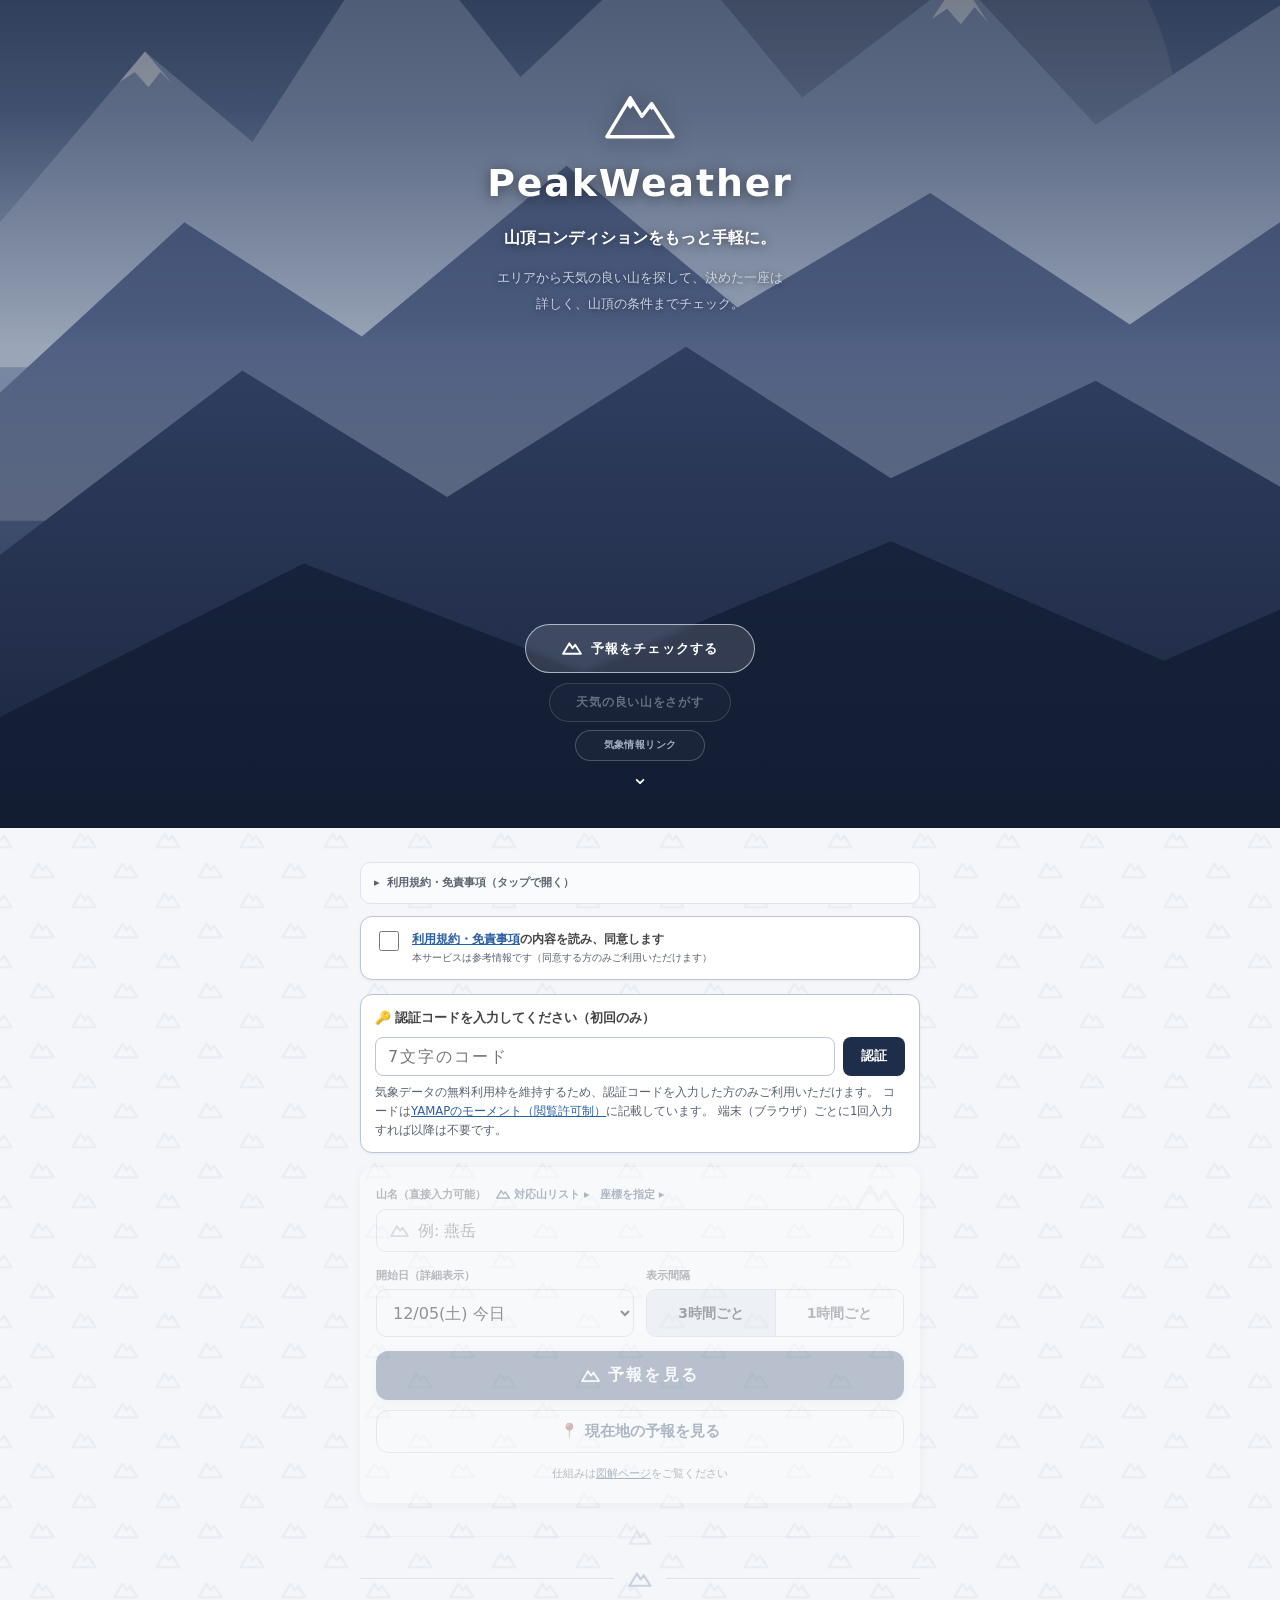
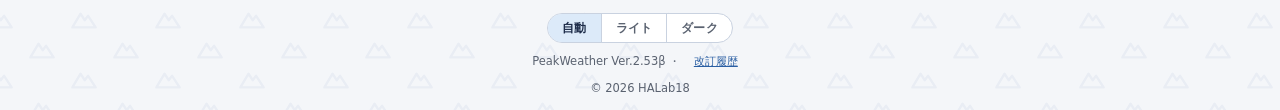
<file: index.html>
<!doctype html>
<html lang="ja">
<head>
<meta charset="utf-8">
<!-- viewport-fit=cover を付けないと env(safe-area-inset-*) が常に0を返し、
     #totop のホームバー回避(iPhone)が効かない -->
<meta name="viewport" content="width=device-width,initial-scale=1,viewport-fit=cover">
<title>PeakWeather — 山頂コンディションをもっと手軽に。</title>
<meta name="description" content="PeakWeather: 山名を入れるだけで山頂・稜線の気象予報（稜線風・山頂気温・体感温度・発雷リスク・景色（眺望）・登山指数）を表示。データ: Open-Meteo">
<link rel="icon" type="image/png" href="icons/favicon-32.png">
<link rel="apple-touch-icon" href="icons/apple-touch-icon.png">
<link rel="manifest" href="manifest.json">
<!-- ブラウザのUI(アドレスバー)の色も配色に合わせる -->
<meta name="theme-color" media="(prefers-color-scheme:light)" content="#1e2d4a">
<meta name="theme-color" media="(prefers-color-scheme:dark)" content="#101725">
<!-- 配色(明るい配色と、端末が夜モードのときの暗い配色)。色の値はここが唯一の置き場で、
     各ページのスタイル指定は var(--◯◯) しか書かない。?v= は theme.css の --pw-theme-ver と
     同じ値にする(古い版がキャッシュに残ると「画面は新しいのに配色だけ旧版」になる)。
     一致は scripts/check_contrast.py が機械的に見ている。 -->
<link rel="stylesheet" href="theme.css?v=249">
<!-- 配色の切り替え(自動/ライト/ダーク)。既定は「自動」＝端末(OS)の設定に従う。
     ★ defer を付けず、theme.css の直後で **同期実行** すること。遅らせると
       明るい配色で一度描いてから暗転する(起動時の白い一瞬が戻る)。 -->
<script src="theme.js?v=249"></script>
<!-- 規約同意・認証コードの判定を集約した共通ゲート (認証コードの定数もここにのみ置く)。
     ?v= は gate.js の PW_AUTH_VER と同じ値にする。付けないと、認証コードを年次更新した際に
     古い gate.js がキャッシュに残った端末で「新コードを入れたのに弾かれる」事故になる。
     更新時は index.html / docs/find.html(gen_find.py) / docs/point.html の3ファイルを同時に。 -->
<script src="gate.js?v=2026b"></script>
<!-- 登山指数 A/B/C の判定ロジック。docs/find.html と共有する唯一の実装。
     ?v= は logic.js の PW_LOGIC_VER と同じ値にする(古い版がキャッシュに残ると
     「画面は新しいのに判定だけ旧版」という気づけない状態になる)。 -->
<script src="logic.js?v=235"></script>
<!-- 天気の文言・濡れ注意・雨雪判別・積雪や視程の表記。こちらも docs/find.html と共有する。
     ?v= は display.js の PW_DISPLAY_VER と同じ値にする(古い版が残ると「画面は新しいのに
     文言だけ旧版」になる。一致は scripts/test_display.js が機械的に見ている)。 -->
<script src="display.js?v=246"></script>
<!-- 保存した地点(座標指定で名前を付けて残した地点)。docs/point.html と共有する唯一の置き場。
     gate.js の後に読む。?v= は places.js の PW_PLACES_VER と同じ値にする
     (一致は scripts/check_consistency.py が見る)。 -->
<script src="places.js?v=251"></script>
<!-- Google tag (gtag.js) -->
<script async src="https://www.googletagmanager.com/gtag/js?id=G-B4FYN1EJ2S"></script>
<script>
  window.dataLayer = window.dataLayer || [];
  function gtag(){dataLayer.push(arguments);}
  gtag('js', new Date());

  // page_location からURLフラグメント(#…)を落とす。このページのハッシュには座標指定
  // (#35.36,138.72/日付) が入りうるため、既定のままだと位置情報がGAへ送られてしまう。
  // 山名は search イベントの search_term で別途取得しているので、落としても計測は欠けない。
  gtag('config', 'G-B4FYN1EJ2S', {page_location: location.origin + location.pathname});
</script>
<style>
/* ★ 色の値をここに書かないこと。全部 theme.css のトークン(--◯◯)を var() で参照する。
   明るい配色と暗い配色(端末の夜モード)の両方が theme.css の1箇所で決まっており、
   ここに直接色を書くと**暗い配色のときだけ差し替わらず取り残される**
   (明るい配色で作業しているかぎり、画面を見ても気づけない壊れ方)。
   残してよいベタ書きの数と理由は scripts/check_contrast.py の ALLOW にある。 */
*{box-sizing:border-box}
html{scroll-behavior:smooth}
/* ページ内リンクの滑らかスクロールは「動きを減らす」設定で止める。自動で流れる画面は
   前庭障害のある人には症状の引き金になる。JS 側の scrollIntoView も scrollBehavior() で揃える */
@media(prefers-reduced-motion:reduce){html{scroll-behavior:auto}}
body{margin:0;color:var(--text);
  /* 背景: ロゴマークの山を細かく規則的に敷いたパターン(ごく淡く) */
  background-color:var(--bg);
  background-image:var(--pat),var(--pat);
  background-position:0 0,42px 30px;background-size:84px 60px,84px 60px;
  font-family:"Hiragino Kaku Gothic ProN","Yu Gothic UI","Meiryo",system-ui,sans-serif;
  font-size:14px;line-height:1.6}

/* ---- 山モチーフ共通(ロゴマークの小型アイコン) ---- */
.mk{display:inline-block;flex:none}
.mtdiv{display:flex;align-items:center;gap:14px;max-width:560px;margin:26px auto;color:var(--field)}
.mtdiv::before,.mtdiv::after{content:"";flex:1;height:1px;background:var(--line)}
.mtdiv .mk{width:24px;height:16px}

/* ---- スキップリンク ---- */
/* キーボードだけで使う人は、いまヒーロー(ほぼ全画面)と検索フォームを毎回通ることになる。
   フォーカスされるまで画面の外に出しておき、Tab を1回押した時だけ現れる。
   ★ clip / left:-9999px ではなく transform で外へ出す(clip 系は iOS の読み上げで
     位置を見失う報告がある)。ヒーローが濃紺なので、出るときは白地・紺文字にする。 */
.skip{position:absolute;top:0;left:0;z-index:100;margin:10px;padding:10px 16px;
  background:var(--surface);color:var(--head);border:2px solid var(--link);border-radius:8px;
  font-weight:700;font-size:.92em;text-decoration:none;transform:translateY(-250%)}
.skip:focus{transform:none}
/* 飛び先。tabindex="-1" だけだと Chrome が枠を出さないので、着いたことが分かるようにする */
main:focus-visible,#out:focus-visible{outline:2px solid var(--link);outline-offset:4px}

/* ---- ヒーロー ---- */
/* 背景を実写に差し替える場合: .hero-bg(svg) を削除し、下記1行を .hero に追加
   background:url(icons/hero.jpg) center/cover no-repeat var(--night); */
.hero{position:relative;min-height:92vh;min-height:92svh;display:flex;justify-content:center;
  color:var(--on-night);text-align:center;overflow:hidden;background:var(--night);padding:0 20px}
.hero-bg{position:absolute;inset:0;width:100%;height:100%}
.hero::after{content:"";position:absolute;inset:0;background:
  linear-gradient(180deg,rgba(13,20,38,.5) 0%,rgba(13,20,38,.22) 42%,rgba(13,20,38,.68) 100%)}
.hero-inner{position:relative;z-index:1;display:flex;flex-direction:column;align-items:center;
  width:100%;max-width:640px;padding:max(10svh,56px) 0 max(4.5svh,28px)}
.logomark{width:74px;height:auto;margin-bottom:12px;filter:drop-shadow(0 2px 10px rgba(0,0,0,.4))}
h1{margin:0;font-size:2.15em;font-weight:800;letter-spacing:.05em;color:var(--on-night);
  text-shadow:0 2px 14px rgba(0,0,0,.45)}
.tagline{margin:12px 0 0;font-size:1.02em;font-weight:600;color:var(--on-night);
  text-shadow:0 1px 8px rgba(0,0,0,.55)}
.hero-sub{margin:14px 0 0;font-size:.85em;color:var(--on-night-2);line-height:2;
  text-shadow:0 1px 6px rgba(0,0,0,.55)}
.hero-cta{margin-top:auto;padding-top:30px;display:flex;flex-direction:column;align-items:center;
  color:var(--on-night);text-decoration:none;font-weight:700;font-size:.95em;letter-spacing:.08em}
.hero-cta .btnface{padding:13px 36px;border-radius:999px;background:rgba(255,255,255,.13);
  border:1.5px solid rgba(255,255,255,.6);backdrop-filter:blur(3px);transition:background .2s}
.hero-cta .mk{width:20px;height:14px;margin-right:9px;vertical-align:-2px;color:var(--on-night)}
.hero-cta:hover .btnface,.hero-cta:focus-visible .btnface{background:rgba(255,255,255,.3)}
/* 副次ボタン: 主目的の「予報をチェックする」より控えめな配色で find.html への入口 */
.hero-find{margin-top:10px;color:var(--on-night-2);text-decoration:none;font-weight:600;font-size:.85em;letter-spacing:.06em}
.hero-find .btnface{display:inline-block;padding:9px 26px;border-radius:999px;background:rgba(255,255,255,.05);
  border:1px solid rgba(255,255,255,.32);backdrop-filter:blur(3px);transition:background .2s}
.hero-find:hover .btnface,.hero-find:focus-visible .btnface{background:rgba(255,255,255,.16)}
/* 三次ボタン: 気象庁リンク集への入口。上2つより一段小さく・淡くして主従を崩さない。
   幅は3つが逆三角形に見えるよう横paddingで詰める(209→166→124px)。文字数を変えたら測り直すこと */
.hero-weather{margin-top:8px;color:var(--on-night-3);text-decoration:none;font-weight:600;
  font-size:.72em;letter-spacing:.04em}
.hero-weather .btnface{display:inline-block;padding:6px 28px;border-radius:999px;
  background:rgba(255,255,255,.03);border:1px solid rgba(255,255,255,.22);
  backdrop-filter:blur(3px);transition:background .2s}
.hero-weather:hover .btnface,.hero-weather:focus-visible .btnface{background:rgba(255,255,255,.12)}
.chev{color:var(--on-night);font-size:1.5em;line-height:1;margin-top:6px;animation:bob 1.8s ease-in-out infinite}
@keyframes bob{0%,100%{transform:translateY(0)}50%{transform:translateY(7px)}}
@media(prefers-reduced-motion:reduce){.chev{animation:none}}

/* ---- 本体 ---- */
main{max-width:1080px;margin:0 auto;padding:26px 14px 8px}
.entry{max-width:560px;margin-left:auto;margin-right:auto}

/* 利用規約 (折りたたみ・控えめ) */
/* ★ 色は --muted から外さないこと。以前は本文 #82868f(3.52:1)・見出し #8b909a(3.09:1) で
   AA(4.5:1) に届いていなかった。「控えめに置く」のは畳んである(details)ことで足りており、
   薄さで畳む必要はない。免責は読ませる前提の文章なので、読めない色は機能を損ねる。 */
.terms{color:var(--muted);font-size:.8em;line-height:1.75;margin-bottom:12px;
  border:1px solid var(--line);border-radius:10px;background:var(--surface-soft)}
.terms summary{list-style:none;cursor:pointer;padding:10px 13px;font-weight:600;color:var(--muted);
  display:flex;align-items:center;gap:7px;user-select:none}
.terms summary::-webkit-details-marker{display:none}
.terms summary::before{content:"▸";color:var(--muted);transition:transform .15s}
.terms[open] summary::before{transform:rotate(90deg)}
.terms .tbody{padding:2px 14px 12px}
.terms p{margin:0 0 8px}
.terms a{color:var(--muted)}

/* 同意チェック */
.gate{background:var(--surface);border:1.5px solid var(--line-2);border-radius:12px;padding:13px 14px;
  margin-bottom:14px;box-shadow:0 1px 3px var(--shadow-s)}
.gate label{display:flex;align-items:flex-start;gap:10px;font-size:.88em;font-weight:600;
  color:var(--text-2);cursor:pointer;margin:0}
.gate input[type=checkbox]{width:20px;height:20px;margin-top:1px;flex:none;accent-color:var(--btn)}
.gate small{display:block;font-weight:400;color:var(--muted)}
.gate a{color:var(--link)}

/* 認証コード (コード本体はソースに置かずハッシュ照合。scripts/gen_auth_hash.py 参照) */
#authgate .ahead{font-weight:700;color:var(--text-2);font-size:.92em}
#authgate .authrow{display:flex;flex-direction:row;gap:8px;margin:9px 0 7px}
#authgate input{flex:1;min-width:0;border:1.5px solid var(--line-2);border-radius:8px;
  padding:9px 12px;font-size:16px;letter-spacing:.12em;font-family:inherit}
#authgate input:focus{outline:2px solid var(--sky);border-color:var(--sky)}
#authgate button{flex:none;background:var(--night);color:var(--on-night);border:0;border-radius:8px;
  padding:0 18px;font-weight:600;font-size:.92em;cursor:pointer;font-family:inherit}
#authgate button:disabled{opacity:.5;cursor:default}
#authgate .authmsg{color:var(--bad-fg);font-size:.85em;font-weight:600;margin:0 0 5px}
#authgate small{display:block;font-weight:400;color:var(--muted);line-height:1.6}

#appwrap{opacity:.4;pointer-events:none;filter:grayscale(60%);transition:opacity .2s,filter .2s}
#appwrap.enabled{opacity:1;pointer-events:auto;filter:none}
/* #appwrap の外にある操作ページへの導線 (ヒーローの「天気の良い山をさがす」・フッターの
   「座標で予報」)。ゲート未通過の間は淡色にして押せないことを示す。クリック自体は
   JS側で握りつぶし、同意・認証欄へ案内する(pointer-events:none にすると案内も出せないため) */
.gate-off{opacity:.45;cursor:not-allowed}
.hero-find.gate-off:hover .btnface{background:rgba(255,255,255,.05)}

/* フォームカード (右上にロゴマークの透かし) */
.formcard{border-radius:14px;padding:18px 16px 20px;
  background:var(--surface) var(--wm) no-repeat right 16px top 14px/54px 37px;
  box-shadow:0 2px 12px var(--shadow);scroll-margin-top:12px}
form{display:flex;flex-direction:column;gap:14px}
.f{display:flex;flex-direction:column;gap:5px;font-size:.82em;font-weight:600;color:var(--muted);margin:0}
.lrow{display:flex;align-items:baseline;gap:5px 10px;flex-wrap:wrap}
.llabel{white-space:nowrap}
.lrow .listlink{color:var(--link);font-weight:600;text-decoration:none;white-space:nowrap}
.lrow .listlink:hover{text-decoration:underline}
input,select{font-size:16px;padding:11px 12px;border:1.5px solid var(--field);border-radius:10px;
  background:var(--surface);width:100%;font-family:inherit}
input:focus,select:focus{outline:2px solid var(--link);outline-offset:1px}
/* 山名入力欄: 左脇に小さな山アイコン、右に消去(×)ボタンぶんの余白 */
#mname{padding-left:41px;padding-right:34px;
  background:var(--surface) var(--mtico) no-repeat 13px 50%/19px 13px}
/* 消去(×)ボタン。目立たせすぎない: 最近見た山の .rcx と同じ配色・ホバー挙動 */
.mname-wrap{position:relative}
.mclear{position:absolute;right:4px;top:50%;transform:translateY(-50%);
  padding:9px 8px;border:0;background:none;color:var(--muted);font-size:16px;line-height:1;cursor:pointer}
.mclear:hover{color:var(--bad-fg)}
.frow{display:flex;gap:12px}
.frow>.f{flex:1;min-width:0}
/* 開始日selectと表示間隔segは横並びなので同一の固定高さで揃える(selectのネイティブ描画差を吸収) */
.frow select,.frow .seg{height:48px}
.seg{display:flex;border:1.5px solid var(--field);border-radius:10px;overflow:hidden;background:var(--surface)}
.seg label{flex:1;margin:0;position:relative}
.seg input{position:absolute;opacity:0;width:0;height:0}
.seg span{display:flex;justify-content:center;align-items:center;height:100%;padding:0 2px;
  font-size:14px;font-weight:600;color:var(--muted);cursor:pointer;transition:background .15s}
.seg label+label span{border-left:1.5px solid var(--field)}
.seg input:checked+span{background:var(--sel);color:var(--sel-fg);font-weight:700}
.seg input:focus-visible+span{outline:2px solid var(--btn);outline-offset:-3px}

button{font-size:15px;padding:8px 22px;border:0;border-radius:8px;background:var(--btn);
  color:var(--on-night);font-weight:700;cursor:pointer;font-family:inherit}
button:hover{background:var(--btn-d)}
button:disabled{background:var(--btn-off);cursor:wait}
#go{width:100%;padding:14px;font-size:16px;border-radius:12px;letter-spacing:.15em;
  box-shadow:0 3px 10px var(--shadow)}
#go .mk{width:19px;height:13px;margin-right:8px;vertical-align:-1.5px;color:var(--on-night)}
/* 現在地ボタン: 山名検索(主ボタン)に対するセカンダリの控えめな外観 */
#gps{width:100%;padding:11px;font-size:15px;border-radius:12px;margin-top:-4px;
  background:var(--surface);color:var(--link);border:1.5px solid var(--field)}
#gps:hover{background:var(--sel)}
#gps:disabled{background:var(--surface);color:var(--btn-off)}
.listlink .mk{width:14px;height:10px;margin-right:4px;vertical-align:-.5px}
/* 「天気で山さがし」からの遷移時に予報カード先頭に出す戻りボタン。
   プレーンリンクだと見落とされやすいので、ピル型の塗りボタン(--btn 系)にして目立たせる。 */
.backfind{margin:0 0 14px}
.backfind.bottom{margin:20px 0 4px}
.backfind a{display:inline-block;padding:9px 22px;background:var(--btn);color:var(--on-night);
  border-radius:999px;font-size:.9em;font-weight:700;text-decoration:none;
  box-shadow:0 2px 6px var(--shadow)}
.backfind a:hover{background:var(--btn-d)}
.hint{color:var(--muted);font-size:.8em;text-align:center;margin:12px 0 0}
.hint a{color:var(--link)}

/* 山名サジェスト */
.mfield{position:relative}
#sugg{position:absolute;top:100%;left:0;z-index:20;min-width:100%;width:max-content;max-width:80vw;
  max-height:min(280px,45vh);overflow-y:auto;overscroll-behavior:contain;
  background:var(--surface);border:1px solid var(--field);border-radius:8px;
  box-shadow:0 6px 18px var(--shadow-l);margin-top:4px;font-weight:400}
#sugg div{display:flex;justify-content:space-between;gap:14px;padding:9px 12px;cursor:pointer;
  font-size:14px;color:var(--text)}
#sugg div:hover{background:var(--surface-4)}
/* ★ --muted を使う。以前の #888 は白地で 3.54:1。県名と標高は同名の山を見分ける材料なので、
   読めないと候補を選び間違える */
#sugg small{color:var(--muted);white-space:nowrap}
/* grid の行として立てた見出し。#sugg div{display:flex;padding} と :hover を拾ってしまうので
   打ち消す(見た目は従来どおり .rchead 側の指定で作る) */
#sugg .rcheadrow{display:block;padding:0}
#sugg .rcheadrow:hover{background:none}
/* 最近見た山 (未入力時だけ先頭に出す履歴。見出しは data-n を持たないので選択されない) */
#sugg .rchead{display:block;padding:6px 12px 4px;font-size:11.5px;color:var(--muted);
  font-weight:700;letter-spacing:.04em;background:var(--bg);cursor:default}
#sugg .rchead:hover{background:var(--bg)}
#sugg .rc.rclast,
/* ピン群と履歴群の境目。ピンは期限なしで先頭に固まるので、どこまでがピンかを線で示す */
#sugg .rc.rcpinlast{border-bottom:1px solid var(--line)}
/* ボタンが2つ並ぶぶん、履歴行は隙間を詰める(通常候補の gap:14px より狭い) */
#sugg .rc{gap:8px}
/* 長い山名(カムイエクウチカウシ山など)が折り返して行だけ2段になるのを防ぐ。
   日本語はどこでも改行できるので、nowrap にしないと span が縦に伸びて高さが揃わない。
   縮むのは県名(small)が先。flex-shrink を大きく差を付けて、幅が足りないときは県名から
   削るようにする(山名が読めないと候補として選べないため、山名の省略は最後の手段) */
#sugg .rc>span{flex:0 1 auto;min-width:0;white-space:nowrap;overflow:hidden;text-overflow:ellipsis}
#sugg .rc small{margin-left:auto;flex:0 999 auto;min-width:0;overflow:hidden;text-overflow:ellipsis}
/* 圏外でも開ける山の印。山名のすぐ後ろに小さく添えるだけ(押せるものではない) */
#sugg .rcoff{margin-left:5px;font-size:11px;opacity:.85}
#sugg .rc.pinned{background:var(--surface-soft)}
#sugg .rc.pinned:hover{background:var(--surface-4)}
/* ×・📌は指で押せる大きさを確保する。行タップとの誤爆を避けるため履歴行にだけ出す。
   負マージンで行の padding へ食い込ませ、見た目の行高(約40px)は通常候補と揃えたまま */
#sugg .rcx,#sugg .rcp{flex:0 0 auto;margin:-9px 0;padding:9px 7px;border:0;background:none;
  color:var(--muted);font-size:15px;line-height:1;cursor:pointer}
#sugg .rcx{margin-right:-6px;padding-right:10px}
#sugg .rcx:hover{color:var(--bad-fg)}
/* 未ピンの📌も出しておく(淡く)。押せることが分からないと機能に気づけない */
#sugg .rcp{font-size:13px;opacity:.3;filter:grayscale(1)}
#sugg .rc.pinned .rcp{opacity:1;filter:none}
#sugg .rcp:hover{opacity:.75}
#sugg .rc.pinned .rcp:hover{opacity:.75}
/* 保存した地点 (places.js)。管理(追加・削除)は座標指定ページに寄せ、ここは呼び出し専用 */
#sugg .rc.pl small{margin-left:auto}
#sugg .rc.pllast{border-bottom:1px solid var(--line)}
#sugg a.plmanage{display:block;padding:6px 12px;font-size:12px;text-align:right;color:var(--link);
  background:var(--surface);border-bottom:1px solid var(--line)}

#status{margin:12px auto;font-size:.95em;color:var(--muted);font-weight:600}
#status.err{color:var(--bad-fg);font-weight:600}
/* 状態アイコン: 取得中=青い山が明滅 / エラー=赤い山 */
#status:not(:empty)::before{content:"";display:inline-block;width:18px;height:12px;
  margin-right:7px;vertical-align:-1px;
  background:var(--skyico) no-repeat center/contain;
  animation:mkpulse 1.2s ease-in-out infinite}
#status.err::before{animation:none;background-image:var(--errico)}
@keyframes mkpulse{0%,100%{opacity:1}50%{opacity:.3}}
@media(prefers-reduced-motion:reduce){#status:not(:empty)::before{animation:none}}
.cands{background:var(--surface);border-radius:10px;padding:12px 14px;margin:10px auto;box-shadow:0 1px 3px var(--shadow-s)}
.cands button{display:block;width:100%;text-align:left;background:var(--surface-4);color:var(--text);
  font-weight:400;margin:6px 0;padding:8px 12px}
.cands button:hover{background:var(--hover)}

/* 結果表示 */
#out{scroll-margin-top:10px}
/* 見出し: 左バーの代わりにロゴマークの山アイコン */
h2{color:var(--head);font-size:1.08em;margin:20px 0 8px;display:flex;align-items:flex-start;gap:8px}
h2::before{content:"";flex:none;width:20px;height:14px;margin-top:.32em;
  background:var(--skyico) no-repeat center/contain}
ul.meta{margin:0 0 8px;padding-left:1.2em;color:var(--text-3);font-size:.9em}
.tbl{max-height:75vh;overflow:auto;-webkit-overflow-scrolling:touch;overscroll-behavior:contain;margin:6px 0 4px}
/* 横スクロールの手がかり。表は 375px 幅で 768〜941px あり、実測で 55〜63% が画面外に出る
   (このアプリの要である稜線風・降水量がそこに入る)。「まだ右に続く」が分からないと、
   そもそもスクロールされない。
   ★ 背景グラデーション方式(background-attachment:local の定番)はここでは効かない。
     td が不透明(--surface / 偶数行 --surface-2)なので、コンテナの背景はセルに隠れる。
     そこで mask で描画結果ごと右端をフェードさせる。付け外しは markScrollables()。 */
.tbl.xscroll{-webkit-mask-image:linear-gradient(to right,#000 calc(100% - 28px),transparent);
  mask-image:linear-gradient(to right,#000 calc(100% - 28px),transparent)}
.tbl.xscroll.at-end{-webkit-mask-image:none;mask-image:none}
table{border-collapse:collapse;white-space:nowrap;width:100%}
/* ★ th は scope で2種類に分かれる。scope=col がヘッダ行(紺・上に固定)、scope=row が
     先頭列の日付/時刻(見た目は td と同じ・左に固定)。
   ★ thead / tbody は入れないこと。いまヘッダ行は暗黙の tbody の1行目にあり、縞は
     tr:nth-child(even) で当たっている。thead を入れるとデータ行の番号が1つずれて
     縞が反転する。さらに下の .wk-sep は縞と詳細度をわざと揃えて source 順で勝たせてあり、
     その均衡も崩れる。属性セレクタなら構造を変えずに同じ結果になる。 */
th[scope=col]{background:var(--slate);color:var(--on-night);padding:6px 9px;font-weight:600;font-size:.9em;position:sticky;top:0;z-index:2}
td,th[scope=row]{padding:5px 9px;border-bottom:1px solid var(--line);text-align:center;background:var(--surface);
  font-weight:400;font-size:1em}
tr:nth-child(even) td,tr:nth-child(even) th[scope=row]{background:var(--surface-2)}
/* スマホ対策: ヘッダ行(上)と先頭列(左=日付/時刻)をスクロール時に固定 */
th[scope=col]:first-child{left:0;z-index:3}
td:first-child,th[scope=row]{position:sticky;left:0;z-index:1;background:var(--surface)}
tr:nth-child(even) td:first-child,tr:nth-child(even) th[scope=row]{background:var(--surface-2)}
th[scope=col]:first-child,td:first-child,th[scope=row]{box-shadow:inset -1px 0 0 var(--line)}
.b{display:inline-block;min-width:2.6em;padding:1px 7px;border-radius:10px;font-weight:700;font-size:.92em}
.b-a{background:var(--ok-bg);color:var(--ok-fg)}.b-b{background:var(--warn-bg);color:var(--warn-fg)}.b-c{background:var(--bad-bg);color:var(--bad-fg)}
.v-ex{color:var(--ok-fg);font-weight:700}.v-ok{color:var(--v-ok)}.v-so{color:var(--warn-fg)}.v-ng{color:var(--bad-fg)}
.sat{color:var(--sat);font-weight:600}.sun{color:var(--sun);font-weight:600}
.ew{display:inline-block;margin-left:4px;padding:1px 6px;border-radius:8px;
  background:var(--bad-bg);color:var(--bad-fg);font-weight:700;font-size:.85em;
  white-space:nowrap;vertical-align:middle}
.ew .ewi{font-size:1.3em;line-height:1;vertical-align:-.15em;margin-right:1px}
/* 指数の降格理由・濡れ注意・雨雪の別。数値の読み取りを邪魔しないよう小さく下段に置く。
   色は .ew と同系にして「注意を促す情報」であることを揃える。 */
.dr{display:block;font-size:.76em;color:var(--bad-fg);font-weight:700;margin-top:2px;line-height:1.3;white-space:nowrap}
/* その日を冬山・残雪期の基準で判定したことを示す印。夏側には付けない(全日に付くと区別にならない) */
.wmode{display:inline-block;margin-left:5px;padding:0 5px;border-radius:8px;background:var(--info-bg);
  color:var(--info-fg);font-size:.76em;font-weight:700;vertical-align:middle;white-space:nowrap}
/* 稜線風の degraded 印(900hPa/800hPa欠測)。find の .altm と同じ「控えめだが見える」トーン。
   ★ 色は --muted から外さないこと。以前は #8a94a8 だったが、表の偶数行 #eef1f6 の上では
     2.70:1 しかなく AA(4.5:1)に届いていなかった。この印は「GSM 期間は風を弱めに見積もる」
     ことを補正せず開示で倒すという判断そのものなので、読めない色で出すと判断が成立しない。 */
.dgd{color:var(--muted);font-weight:700;margin-left:1px}
/* その日の予報が全球モデル(GSM)由来であることを示す印。判定の印(.wmode の青)とは別物なので
   .dgd と同じグレー系に寄せ、「データの素性」の側だと分かるトーンにする。
   ★ 文言に「粗い」を使わない: 印もこの下の区切り行も、事実(どのモデル由来か)を伝えるもので
     予報の良し悪しではない。「粗い」は精度が低い・当てにならないという印象を余計に与える。 */
.mdlm{display:inline-block;margin-left:4px;padding:0 4px;border-radius:8px;background:var(--chip-bg);
  color:var(--muted);font-size:.74em;font-weight:700;vertical-align:middle;white-space:nowrap}
/* 週間表の中で「ここから予報が粗くなる」ことを示す区切り行。行そのものは押せない。
   セレクタに tr と :first-child を足してあるのは詳細度をそろえるため。上の縞
   `tr:nth-child(even) td` / `tr:nth-child(even) td:first-child` に対して `.wk-sep td` だけ
   だと詳細度が足りず、区切り行が偶数番目に来た日だけ縞に負けて背景が変わる
   (同点まで上げたうえで、後ろに書いてあることで勝たせている)。 */
tr.wk-sep td,tr.wk-sep td:first-child{border-top:2px solid var(--sep-line);background:var(--sep-bg);
  color:var(--sep-fg);font-size:.78em;font-weight:700;padding:3px 8px;letter-spacing:.02em;
  /* ★ 中央寄せにしない。この行は表の全幅(colspan)なので、スマホのように表が画面より広いと
     中央＝画面の外になり、横スクロールしないと文言が読めない。左端なら初期表示で見える
     (スクロールした先でも見え続けるのは下の .wk-sepin 側で倒している)。
     td の text-align:center を上書きするため、詳細度で勝つセレクタで指定している。 */
  text-align:left}
/* 全幅セルの右端に固定列の罫線(th:first-child,td:first-child の inset box-shadow)を描かせない。
   この行の td は colspan で行幅全体を占めるため、日付/指数の境目でなく表の右端に線が入る。
   上の th:first-child,td:first-child と同詳細度なので、ここ(後ろ)に置いて後勝ちさせる。 */
tr.wk-sep td{box-shadow:none}
/* ★ 全幅セルの中で「文言だけ」を左端に追従させる。
   この td は td:first-child の sticky に一致するが、セル幅＝行幅なので追従できない
   (ずらせる余地が 0)。そのままだと横スクロールで文言が左へ流れ去り、他の行の日付列だけが
   固定で残るため、帯が表のグリッドから外れて見える。包んだ span を sticky にすれば、
   包含ブロック(＝全幅の td)の中を左端に張り付いて移動できる。
   left は td の左 padding と同じ 8px にする。0 だと送ったときだけ文字が画面端に寄り、
   スクロール位置 0 のときと余白が変わって一瞬カクッと動いて見える。 */
.wk-sepin{position:sticky;left:8px;display:inline-block;max-width:100%}
/* 先頭(日本域モデル側)の区切り行だけ上罫線を描かない。すぐ上が固定ヘッダ(th)なので、
   2px の線がヘッダの一部のように見えて「区切り」として読めなくなる。 */
tr.wk-sep.wk-sep-top td{border-top:0}
.wxnote{display:block;font-size:.78em;color:var(--muted);margin-top:2px;line-height:1.3}
/* 詳細表の見出し直下に出す控えめなキャプション(山名とデータ取得日時)。スクショを切り取っても
   どの山のいつの取得か分かるようにするため。目立たせない */
.tblcap{font-size:.78em;color:var(--muted);margin:-4px 0 6px;line-height:1.3}
.wxico{width:1.15em;height:1.15em;vertical-align:-.22em;margin-right:1px}
.wxconn{color:var(--muted);font-size:.82em;margin:0 .18em;white-space:nowrap}
/* 発雷リスク列: アイコン(本数+色)と段階ラベル、下段に CAPE/CIN の実数値を小さく併記。
   文字色はアイコンより濃い同系色にして白/薄灰の行背景でもコントラストを確保する */
.lt{display:inline-flex;align-items:center;gap:3px;font-weight:600;white-space:nowrap}
.lt svg{width:1.9em;height:1.15em;flex:none}
.lt-0{color:var(--lt-0)}.lt-1{color:var(--lt-1)}.lt-2{color:var(--lt-2)}.lt-3{color:var(--lt-3)}
.ltnum{display:block;font-size:.76em;color:var(--muted);margin-top:2px;line-height:1.3;cursor:help}
/* 景色(眺望)列: 発雷リスクと同じ2段構成。上段=アイコン+記号+ラベル / 下段=視程を小さく併記。
   視程は単独の列にはせず、景色を読むための補足情報として置く。svg は 1.5em=21px */
.vw{display:inline-flex;align-items:center;gap:3px;font-weight:600;white-space:nowrap}
.vw svg{width:1.5em;height:1.5em;flex:none}
.vwnum{display:block;font-size:.76em;color:var(--muted);margin-top:2px;line-height:1.3}
.ewnote{background:var(--bad-bg);border-left:5px solid var(--bad-fg);padding:8px 12px;
  border-radius:0 6px 6px 0;margin:6px 0 14px;font-size:.9em}
/* 凡例末尾の「詳しく」リンク。理由・実測値は解説ページ側に置き、ここは短い事実だけにする */
.ewnote a.more,.notice a.more{color:inherit;text-decoration:underline;white-space:nowrap}
/* 参考情報の凡例(全球印・稜線風*印)。危険側の注意(.ewnote の赤)と区別しつつ、
   凡例として並ぶので余白は .ewnote に合わせる(.notice 既定の 18px だとここだけ空く) */
.notice.leg{margin:6px 0 14px;padding:8px 12px}
/* 末尾の免責。ページで最も重要な注意なので、参考情報の凡例と同じ強さで置かない。
   赤ベタは使わない(指数C・⚠バッジの色と競合させると両方が弱まる) */
.notice.strong{border-left-width:7px;border-left-color:var(--head);color:var(--head);
  font-weight:600;background:var(--surface-3)}
/* 予報の確度 ◎/○/△。指数(A/B/C)の隣に置くので、色は付けず記号だけで示す。
   色を付けると「確度が低い=危険」と読まれるが、確度は危険度ではなくモデルの揃い方 */
.agr{text-align:center;font-weight:600;white-space:nowrap}
/* 確度の内訳と「表の見方」。どちらも既定で閉じておく(毎回開いて見るものではない)。
   ★ 説明を畳むのは見た目の都合ではない。実測(375px)で週間表 442px に対し凡例が 321px あり、
     データとほぼ同量の説明が常時ぶら下がっていた。危険情報(⚠夕方/⚠夜間)だけは畳まない。 */
.agrdet,.legend{margin:6px 0 14px}
.agrdet summary,.legend summary{cursor:pointer;padding:8px 12px;font-weight:600;color:var(--head-2);
  background:var(--surface-3);border-left:5px solid var(--rule);border-radius:0 6px 6px 0;
  font-size:.9em;user-select:none}
.agrdet[open] summary{border-radius:0 6px 0 0;margin-bottom:6px}
.agrdet .ewnote{background:var(--surface-3);border-left-color:var(--rule);color:var(--head-2)}
.legend[open] summary{border-radius:0 6px 0 0}
/* 折りたたみの中は素のテキストにする。開いた時点で「これは説明」と分かっているので、
   色枠を重ねても視覚ノイズが増えるだけ(赤は危険=指数C・⚠ の意味に限って使う) */
.legend .tbody{padding:9px 12px 10px;background:var(--surface-soft);border-left:5px solid var(--rule);
  border-radius:0 0 6px 0;font-size:.9em;line-height:1.65}
.legend .tbody p{margin:0 0 8px}
.legend .tbody p:last-child{margin:0}
.legend .tbody a.more{color:var(--link);text-decoration:underline;white-space:nowrap}
/* オフライン(保存済み予報)であることの明示。数字は取得時のままなので、
   予報表のどれよりも先に目に入る強さにしておく */
.offnote{background:var(--off-bg);border-left:5px solid var(--off-line);color:var(--off-fg);padding:10px 12px;
  border-radius:0 6px 6px 0;margin:0 0 14px;font-size:.92em;line-height:1.6}
/* 保存から1日以上経った予報。黄色のままだと「少し古い」と同じ強さで読まれるので警告色に上げる */
.offnote.offstale{background:var(--bad-bg);border-left-color:var(--bad-fg);color:var(--stale-fg)}
/* 端末内への保存と「圏外用に固定」 */
.snaprow{display:flex;flex-wrap:wrap;align-items:center;gap:8px;
  margin:0 0 14px;font-size:.85em;color:var(--text-3)}
.snaprow em{font-style:normal;color:var(--bad-fg)}
.snapkeep{padding:6px 12px;font-size:.95em;border-radius:8px;
  background:var(--surface);color:var(--link);border:1.5px solid var(--field)}
.snapkeep:hover{background:var(--surface-4)}
.snapkeep[aria-pressed="true"]{background:var(--sel);border-color:var(--sky)}
/* 10日間の見通し: 8日目以降の行と開閉ボタン。
   tr に display を指定する作者スタイルは無いが、意図を残すため [hidden] を明示する */
.wk-more[hidden]{display:none}
.wk-toggle{width:100%;padding:9px;font-size:.92em;font-weight:600;border-radius:10px;
  margin:2px 0 12px;background:var(--surface);color:var(--link);border:1.5px solid var(--field)}
.wk-toggle:hover{background:var(--surface-4)}
.wk-toggle::after{content:"▾";margin-left:6px;display:inline-block;transition:transform .15s}
.wk-toggle[aria-expanded="true"]::after{transform:rotate(180deg)}
/* 見通し表の行→詳細予報へのジャンプ。行をタップ/クリックすると該当日の詳細に移動する */
.wk-row{cursor:pointer}
.wk-row:hover td,.wk-row:hover th[scope=row],
.wk-row:has(:focus-visible) td,.wk-row:has(:focus-visible) th[scope=row]{background:var(--hover)}
.wk-row:has(:focus-visible){outline:2px solid var(--link);outline-offset:-2px}
/* 日付セルの中の「詳細へ」ボタン。行そのものに role="button" を付けると tr の役割(行)を
   上書きして表の構造ごと消えるので、本物の button を1つ置いてそこに名前を持たせる。
   グローバルの button{} が青いボタンなので全部打ち消す。 */
.wk-jump{background:none;color:inherit;font:inherit;padding:0;border:0;border-radius:0;
  cursor:pointer;text-align:inherit;white-space:nowrap}
.wk-jump:hover{background:none}
/* 行全体を光らせるのは :has() が要る。無い環境(iOS 15.3以前など)でも見失わないよう、
   ボタン自身の輪郭は :has() と無関係に必ず出す */
.wk-jump:focus-visible{outline:2px solid var(--link);outline-offset:2px;border-radius:3px}
.detail-day{scroll-margin-top:10px}
@keyframes detailFlash{0%,100%{background:transparent}30%,70%{background:var(--flash)}}
.detail-flash{animation:detailFlash 1.4s ease-in-out}
@media(prefers-reduced-motion:reduce){.detail-flash{animation:none}}
.notice{background:var(--surface-3);border-left:5px solid var(--rule);color:var(--head-2);padding:10px 12px;
  border-radius:0 6px 6px 0;margin:18px 0;font-size:.9em}
/* ★ --muted を使う。以前の #888 はページ背景 #f4f6f9 の上で 3.27:1 しかなかった */
footer{color:var(--muted);font-size:.82em;margin-top:8px;text-align:center}
footer p{margin:0;line-height:1.8}
/* 改訂履歴リンクはタップ目標が文字高さぶんしか無く押しづらかったので、
   中央寄せ(footer の text-align)を保ったまま上下左右に余白を持たせて広げる */
footer a{color:var(--link);display:inline-block;padding:6px 10px}
#totop .mk{width:20px;height:14px;display:block;margin:0 auto}
#totop{position:fixed;right:16px;bottom:max(16px,env(safe-area-inset-bottom));z-index:30;
  width:46px;height:46px;border-radius:50%;padding:0;font-size:16px;line-height:1;
  background:var(--glass);color:var(--head);border:1px solid var(--glass-line);
  backdrop-filter:blur(4px);-webkit-backdrop-filter:blur(4px);
  box-shadow:0 2px 8px var(--shadow);
  opacity:0;transform:translateY(8px);pointer-events:none;transition:opacity .25s,transform .25s}
#totop.show{opacity:1;transform:none;pointer-events:auto}
#totop:hover{background:var(--glass-hover)}

@media(min-width:700px){
  h1{font-size:2.7em}
  .tagline{font-size:1.15em}
  .hero-sub{font-size:.95em}
  main{padding:34px 24px 12px}
}
</style>
</head>
<body>

<!-- ロゴマークの小型アイコン(共通シンボル)。小サイズ向けに線を太めにした版 -->
<svg width="0" height="0" style="position:absolute" aria-hidden="true">
  <symbol id="mkico" viewBox="0 0 76 52">
    <path d="M4 48 L28 8 L40 27 L50 14 L72 48 Z" fill="none" stroke="currentColor" stroke-width="7" stroke-linejoin="round"/>
    <path d="M21.5 19 L28 8 L34.5 19 L31.2 15.6 L28 19.6 L24.8 15.6 Z" fill="currentColor"/>
    <path d="M45.8 20.5 L50 14 L54.2 20.5 L52 18.2 L50 20.8 L48 18.2 Z" fill="currentColor"/>
  </symbol>
  <!-- 天気アイコン(配色付き線画)。日内変化フレーズ/詳細表の天気列で使用。晴=橙/雲=灰/雨=青/雪=水色/雷=橙 -->
  <symbol id="wx-sun" viewBox="0 0 24 24" fill="none" stroke="#f5a623" stroke-width="2" stroke-linecap="round" stroke-linejoin="round">
    <circle cx="12" cy="12" r="4.2" fill="#f5a623" stroke="none"/>
    <path d="M12 2v2.6M12 19.4V22M2 12h2.6M19.4 12H22M4.6 4.6l1.8 1.8M17.6 17.6l1.8 1.8M19.4 4.6l-1.8 1.8M6.4 17.6l-1.8 1.8"/>
  </symbol>
  <symbol id="wx-cloud" viewBox="0 0 24 24" fill="none" stroke="#8b93a3" stroke-width="2" stroke-linecap="round" stroke-linejoin="round">
    <path d="M7.5 18.5h8.6a3.9 3.9 0 0 0 .4-7.78 5.6 5.6 0 0 0-10.75-1.35A3.85 3.85 0 0 0 7.5 18.5Z"/>
  </symbol>
  <symbol id="wx-fog" viewBox="0 0 24 24" fill="none" stroke-width="2" stroke-linecap="round" stroke-linejoin="round">
    <path d="M7.3 13.5h8.6a3.9 3.9 0 0 0 .4-7.78A5.6 5.6 0 0 0 5.55 4.37 3.85 3.85 0 0 0 7.3 13.5Z" stroke="#8b93a3"/>
    <path d="M5 18h9M8 21.3h8" stroke="#aab2c0"/>
  </symbol>
  <symbol id="wx-rain" viewBox="0 0 24 24" fill="none" stroke-width="2" stroke-linecap="round" stroke-linejoin="round">
    <path d="M7.3 14.5h8.6a3.9 3.9 0 0 0 .4-7.78A5.6 5.6 0 0 0 5.55 5.37 3.85 3.85 0 0 0 7.3 14.5Z" stroke="#8b93a3"/>
    <path d="M8.5 17.5 7 21M12.5 17.5 11 21M16.5 17.5 15 21" stroke="#3f83d6"/>
  </symbol>
  <symbol id="wx-snow" viewBox="0 0 24 24" fill="none" stroke-width="2" stroke-linecap="round" stroke-linejoin="round">
    <path d="M7.3 14.5h8.6a3.9 3.9 0 0 0 .4-7.78A5.6 5.6 0 0 0 5.55 5.37 3.85 3.85 0 0 0 7.3 14.5Z" stroke="#8b93a3"/>
    <g fill="#4aa5e0" stroke="none"><circle cx="8.5" cy="18.6" r="1.05"/><circle cx="12" cy="20.4" r="1.05"/><circle cx="15.5" cy="18.6" r="1.05"/></g>
  </symbol>
  <symbol id="wx-thunder" viewBox="0 0 24 24" fill="none" stroke-width="2" stroke-linecap="round" stroke-linejoin="round">
    <path d="M7.3 13.5h8.6a3.9 3.9 0 0 0 .4-7.78A5.6 5.6 0 0 0 5.55 4.37 3.85 3.85 0 0 0 7.3 13.5Z" stroke="#8b93a3"/>
    <path d="M12.5 15.5 9.5 20h3l-1 3" stroke="#f5a623"/>
  </symbol>
  <!-- 発雷リスク(CAPE+CIN)の4段階アイコン。稲妻の本数(1〜4)と色(黄→赤)の二重表現で、
       色覚特性によらず段階が伝わるようにしている。低=黄/やや注意=黄橙/注意=橙/高い=赤 -->
  <symbol id="lt-0" viewBox="0 0 40 24" fill="#f5c542">
    <path d="M22 2 14 13h5l-2 9 8-11h-5z"/>
  </symbol>
  <symbol id="lt-1" viewBox="0 0 40 24" fill="#f0a020">
    <path d="M15 2 7 13h5l-2 9 8-11h-5z"/><path d="M29 2 21 13h5l-2 9 8-11h-5z"/>
  </symbol>
  <symbol id="lt-2" viewBox="0 0 40 24" fill="#e2701a">
    <path d="M11 2 3 13h5l-2 9 8-11H9z"/><path d="M22 2 14 13h5l-2 9 8-11h-5z"/>
    <path d="M33 2 25 13h5l-2 9 8-11h-5z"/>
  </symbol>
  <symbol id="lt-3" viewBox="0 0 40 24" fill="#c0392b">
    <path d="M8 2 0 13h5l-2 9 8-11H6z"/><path d="M18 2 10 13h5l-2 9 8-11h-5z"/>
    <path d="M28 2 20 13h5l-2 9 8-11h-5z"/><path d="M38 2 30 13h5l-2 9 8-11h-5z"/>
  </symbol>
  <!-- 景色(眺望)の4段階アイコン。線画ではなく「面塗りの山＋線画の天候」で立体感を出す。
       山(#view-mt)は4種で共有する二峰(左が高い)のシルエット。右斜面に白20%の面を重ねて陰影を、
       各ピークに雪渓を置く。fill="currentColor" なので、山の色は使用側の .v-ex/.v-ok/.v-so/.v-ng
       (判定色) がそのまま乗る = 色の定義が1箇所で済む。グラデーション・フィルタは使わない。
       天候は天気アイコンと同じ配色(晴=#f5a623 / 雲=#8b93a3 / 雨=#3f83d6)。
       雲は wx-cloud と同じ形を transform で配置し、stroke-width は縮尺で割り戻して線幅を揃える。
       ◎○は天候を山の後ろ(空)に、△✕は山の前(かぶさる)に描いて奥行きを出している。 -->
  <g id="view-mt">
    <path d="M1.5 26 11 9l5.2 9L21 14.5 30.5 26Z" fill="currentColor"/>
    <path d="M11 9l5.2 9-1.6 8H8.2Z" fill="#fff" opacity=".2"/>
    <path d="M11 9 8.3 13.8l1.6-.7 1.1 1.2 1.2-1.3 1.3 1.1Z" fill="#fff" opacity=".92"/>
    <path d="M21 14.5l-1.7 3.1 1.1-.5.8.9.9-1 .9.8Z" fill="#fff" opacity=".92"/>
  </g>
  <symbol id="view-ex" viewBox="0 0 32 32" fill="none" stroke-linecap="round" stroke-linejoin="round">
    <circle cx="23.5" cy="7.5" r="3.7" fill="#f5a623"/>
    <circle cx="22.2" cy="6.2" r="1.3" fill="#fff" opacity=".42"/>
    <path d="M23.5 2.2V.4M23.5 12.8v1.8M28.8 7.5h1.8M18.2 7.5h-1.8M27.3 3.7l1.3-1.3M19.7 11.3l-1.3 1.3M27.3 11.3l1.3 1.3M19.7 3.7 18.4 2.4"
          stroke="#f5a623" stroke-width="1.9"/>
    <use href="#view-mt"/>
  </symbol>
  <symbol id="view-ok" viewBox="0 0 32 32" fill="none" stroke-linecap="round" stroke-linejoin="round">
    <circle cx="17" cy="7" r="3.3" fill="#f5a623"/>
    <circle cx="15.9" cy="5.9" r="1.15" fill="#fff" opacity=".42"/>
    <path d="M17 2.1V.4M12.1 7h-1.7M13.5 3.5 12.3 2.3M13.5 10.5l-1.2 1.2M17 11.9v1.7"
          stroke="#f5a623" stroke-width="1.8"/>
    <g transform="translate(16.4 3.2) scale(.62)" stroke-width="3.4">
      <path d="M7.3 13.5h8.6a3.9 3.9 0 0 0 .4-7.78A5.6 5.6 0 0 0 5.55 4.37 3.85 3.85 0 0 0 7.3 13.5Z"
            fill="#fff" stroke="#8b93a3"/>
    </g>
    <use href="#view-mt"/>
  </symbol>
  <symbol id="view-so" viewBox="0 0 32 32" fill="none" stroke-linecap="round" stroke-linejoin="round">
    <use href="#view-mt"/>
    <g transform="translate(2.4 5.2) scale(.72)" stroke-width="2.9">
      <path d="M7.3 13.5h8.6a3.9 3.9 0 0 0 .4-7.78A5.6 5.6 0 0 0 5.55 4.37 3.85 3.85 0 0 0 7.3 13.5Z"
            fill="#eef0f4" stroke="#8b93a3"/>
    </g>
    <path d="M5.6 20.6h8.2M11.8 23.6h11.4" stroke="#c2c9d4" stroke-width="2.3"/>
  </symbol>
  <symbol id="view-ng" viewBox="0 0 32 32" fill="none" stroke-linecap="round" stroke-linejoin="round">
    <use href="#view-mt"/>
    <g transform="translate(3.1 1.1) scale(1.05)" stroke-width="2.1">
      <path d="M7.3 13.5h8.6a3.9 3.9 0 0 0 .4-7.78A5.6 5.6 0 0 0 5.55 4.37 3.85 3.85 0 0 0 7.3 13.5Z"
            fill="#8b93a3" stroke="#6b7280"/>
    </g>
    <path d="M8.6 19.2 6.9 22.8M14.2 19.2l-1.7 3.6M19.8 19.2l-1.7 3.6M25.2 18.4l-1.7 3.6"
          stroke="#3f83d6" stroke-width="2.2"/>
  </symbol>
</svg>

<a class="skip" href="#start">本文へスキップ</a>
<!-- 予報が出ている時だけ現れる。#out はゲート未通過のあいだ inert な #appwrap の中にあり、
     常時出すと行き先の無いリンクになる(見えるのに何も起きない、が一番たちが悪い) -->
<a class="skip" id="skipout" href="#out" hidden>予報結果へスキップ</a>

<header class="hero">
  <svg class="hero-bg" viewBox="0 0 750 1000" preserveAspectRatio="xMidYMax slice" aria-hidden="true">
    <defs>
      <linearGradient id="sky" x1="0" y1="0" x2="0" y2="1">
        <stop offset="0" stop-color="#1c2a47"/><stop offset=".4" stop-color="#3a5178"/>
        <stop offset=".68" stop-color="#7b92b8"/><stop offset=".92" stop-color="#cfd9e9"/>
      </linearGradient>
      <linearGradient id="mist" x1="0" y1="0" x2="0" y2="1">
        <stop offset="0" stop-color="#e6ecf5" stop-opacity="0"/>
        <stop offset="1" stop-color="#e6ecf5" stop-opacity=".6"/>
      </linearGradient>
    </defs>
    <rect width="750" height="1000" fill="url(#sky)"/>
    <circle cx="520" cy="590" r="170" fill="#f5ecd9" opacity=".16"/>
    <path d="M0 645 L85 545 L148 598 L232 468 L305 560 L392 478 L470 572 L562 502 L642 588 L750 518 L750 1000 L0 1000 Z" fill="#93a6c6"/>
    <g fill="#eef3fa" opacity=".85">
      <path d="M214 496 L232 468 L253 500 L244 490 L236 501 L227 491 Z"/>
      <path d="M375 503 L392 478 L411 506 L403 497 L395 507 L386 497 Z"/>
      <path d="M546 526 L562 502 L579 528 L571 519 L563 529 L555 520 Z"/>
      <path d="M70 563 L85 545 L101 564 L94 557 L87 566 L79 557 Z"/>
    </g>
    <rect y="580" width="750" height="150" fill="url(#mist)"/>
    <path d="M0 745 L108 645 L212 712 L332 612 L432 695 L545 628 L662 705 L750 645 L750 1000 L0 1000 Z" fill="#5d7099"/>
    <rect y="700" width="750" height="120" fill="url(#mist)" opacity=".55"/>
    <path d="M0 840 L142 732 L262 806 L402 718 L522 795 L642 738 L750 800 L750 1000 L0 1000 Z" fill="#394a71"/>
    <path d="M0 935 L178 845 L342 908 L522 832 L682 902 L750 872 L750 1000 L0 1000 Z" fill="#1e2d4a"/>
  </svg>
  <div class="hero-inner">
    <svg class="logomark" viewBox="0 0 76 52" aria-hidden="true">
      <path d="M4 48 L28 8 L40 27 L50 14 L72 48 Z" fill="none" stroke="#fff" stroke-width="3.5" stroke-linejoin="round"/>
      <path d="M21.5 19 L28 8 L34.5 19 L31.2 15.6 L28 19.6 L24.8 15.6 Z" fill="#fff"/>
      <path d="M45.8 20.5 L50 14 L54.2 20.5 L52 18.2 L50 20.8 L48 18.2 Z" fill="#fff"/>
    </svg>
    <h1>PeakWeather</h1>
    <p class="tagline">山頂コンディションをもっと手軽に。</p>
    <p class="hero-sub">エリアから天気の良い山を探して、決めた一座は<br>
    詳しく、山頂の条件までチェック。</p>
    <a class="hero-cta" href="#start">
      <span class="btnface"><svg class="mk" aria-hidden="true"><use href="#mkico"/></svg>予報をチェックする</span>
    </a>
    <!-- onclick: ここから開くのは「新しい検索」なので、詳細予報が残した復元マーカーを捨てて
         find.html を初期状態で開かせる (詳細から戻る導線とは意味が違う) -->
    <a class="hero-find gate-off" href="docs/find.html" data-gatelink aria-disabled="true"
       onclick="pwSDrop('pw_find_back')">
      <span class="btnface">天気の良い山をさがす</span>
    </a>
    <!-- data-gatelink を付けないのは意図的。ゲートは Open-Meteo の無料枠を守るためのもので、
         このリンク先(docs/weather-links.html)は気象庁・ウェザーニュースへの外部リンク集で
         Open-Meteo を叩かない(現在地の反映で国土地理院の逆ジオコーダだけ1回叩く) -->
    <a class="hero-weather" href="docs/weather-links.html">
      <span class="btnface">気象情報リンク</span>
    </a>
    <span class="chev" aria-hidden="true">⌄</span>
  </div>
</header>

<main id="start" tabindex="-1">

<details class="terms entry">
  <summary>利用規約・免責事項（タップで開く）</summary>
  <div class="tbody">
    <p>⚠️ 本サービスの情報は<b>参考情報</b>であり、正確性の保証・登山の安全を保証するものではありません。
    本サービスの利用により生じたいかなる損害についても開発者は責任を負わず、
    クレーム・苦情等は一切お受けできません。また、ライセンス形態の変更や、
    <b>予告なく本サービスの公開を中止・終了する場合</b>があります。利用前に必ず
    <a href="docs/terms.html" target="_blank" rel="noopener">利用規約・免責事項（全文）</a>をお読みください。</p>
  </div>
</details>

<div class="gate entry" id="gate">
  <label><input type="checkbox" id="agree">
  <span><a href="docs/terms.html" target="_blank" rel="noopener">利用規約・免責事項</a>の内容を読み、同意します
  <small>本サービスは参考情報です（同意する方のみご利用いただけます）</small></span></label>
</div>

<div class="gate entry" id="authgate" hidden>
  <div class="ahead">🔑 認証コードを入力してください（初回のみ）</div>
  <form class="authrow" id="authform">
    <input id="authcode" aria-label="認証コード" placeholder="7文字のコード" maxlength="20"
      autocomplete="off" autocapitalize="characters" spellcheck="false">
    <button id="authbtn" type="submit">認証</button>
  </form>
  <p class="authmsg" id="authmsg" hidden></p>
  <small>気象データの無料利用枠を維持するため、認証コードを入力した方のみご利用いただけます。
  コードは<a href="https://yamap.com/moments/1721648" target="_blank" rel="noopener">YAMAPのモーメント（閲覧許可制）</a>に記載しています。
  端末（ブラウザ）ごとに1回入力すれば以降は不要です。</small>
</div>

<div id="appwrap" inert>
<div class="formcard entry">
<form id="f">
  <label class="f mfield">
    <span class="lrow"><span class="llabel" id="mnamelabel">山名（直接入力可能）</span>
      <a class="listlink" href="docs/mountains.html"><svg class="mk" aria-hidden="true"><use href="#mkico"/></svg>対応山リスト ▸</a>
      <a class="listlink" href="docs/point.html">座標を指定 ▸</a>
    </span>
    <span class="mname-wrap">
      <!-- aria-labelledby が要る: この input は <label class="f mfield"> に包まれており、
           暗黙ラベルは label の文字列すべて。実測すると名前が
           「山名（直接入力可能） 対応山リスト ▸ 座標を指定 ▸ ×」になっていた(リンク2本と消去ボタン込み)。 -->
      <input id="mname" placeholder="例: 燕岳" required autocomplete="off"
        aria-labelledby="mnamelabel" role="combobox" aria-expanded="false"
        aria-controls="sugg" aria-haspopup="grid" aria-autocomplete="list">
      <button type="button" id="mnameClear" class="mclear" aria-label="山名を消去" hidden>×</button>
    </span>
    <!-- listbox ではなく grid。「最近見た山」の行が中に 📌 と × のボタンを持っており、
         option の中に操作できる要素は置けない(ARIA 違反)。ARIA 1.2 の combobox は
         ポップアップに grid を選べるので、行ごとにボタンを持つこの UI はこちらが正しい形。
         列数は行によって違う(通常候補は2列・履歴は4列)ので aria-colindex で位置を明示する。
         aria-expanded の書き換えは setOpen() の中だけ。 -->
    <div id="sugg" role="grid" aria-colcount="4" aria-label="山名の候補" hidden></div>
  </label>
  <div class="frow">
    <label class="f">開始日（詳細表示）
      <select id="mdate"></select>
    </label>
    <div class="f">表示間隔
      <div class="seg" role="radiogroup" aria-label="表示間隔">
        <label><input type="radio" name="mstep" value="3" checked><span>3時間ごと</span></label>
        <label><input type="radio" name="mstep" value="1"><span>1時間ごと</span></label>
      </div>
    </div>
  </div>
  <button id="go" type="submit"><svg class="mk" aria-hidden="true"><use href="#mkico"/></svg>予報を見る</button>
  <button id="gps" type="button">📍 現在地の予報を見る</button>
</form>
<p class="hint">仕組みは<a href="docs/how-it-works-web.html">図解ページ</a>をご覧ください</p>
</div>

<div class="mtdiv" aria-hidden="true"><svg class="mk"><use href="#mkico"/></svg></div>

<!-- role/aria-live: 取得失敗や範囲外日付の文面はここにしか出ない。付けないと
     スクリーンリーダーには何も起きていないように見える(障害時ほど伝わらない)。
     aria-atomic は、書き換えのたびに差分ではなく文面全体を読ませるため。 -->
<div class="entry" id="status" role="status" aria-live="polite" aria-atomic="true"></div>
<div class="entry" id="cands"></div>
<div id="out" tabindex="-1"></div>
</div>

<div class="mtdiv" aria-hidden="true"><svg class="mk"><use href="#mkico"/></svg></div>

<footer>
<div class="pw-theme" id="themeui"></div>

<p>PeakWeather Ver.2.53β ・ <a href="docs/history.html">改訂履歴</a></p>
<p>© 2026 HALab18</p>
</footer>

<button id="totop" type="button" aria-label="山名の検索フォームへ戻る"><svg class="mk" aria-hidden="true"><use href="#mkico"/></svg></button>

<script>
"use strict";
const MOUNTAINS=[["利尻岳","りしりだけ","北海道",45.18042,141.24138,1721],["羅臼岳","らうすだけ","北海道",44.07568,145.12224,1661],["斜里岳","しゃりだけ","北海道",43.76567,144.71776,1547],["雌阿寒岳","めあかんだけ","北海道",43.3865,144.00909,1499],["大雪山(旭岳)","たいせつざん","北海道",43.66354,142.85413,2291],["トムラウシ山","とむらうしやま","北海道",43.52714,142.84858,2141],["十勝岳","とかちだけ","北海道",43.41784,142.6863,2077],["幌尻岳","ぽろしりだけ","北海道",42.71936,142.68286,2052],["羊蹄山","ようていざん","北海道",42.8266,140.81147,1898],["岩木山","いわきさん","青森県",40.6559,140.30303,1625],["八甲田山","はっこうださん","青森県",40.65893,140.87721,1585],["八幡平","はちまんたい","岩手県・秋田県",39.95597,140.85498,1613],["岩手山","いわてさん","岩手県",39.85258,141.00114,2038],["早池峰山","はやちねさん","岩手県",39.55835,141.48899,1917],["鳥海山","ちょうかいさん","山形県・秋田県",39.09939,140.04886,2236],["月山","がっさん","山形県",38.54556,140.02695,1984],["大朝日岳","おおあさひだけ","山形県",38.26057,139.92225,1871],["蔵王山(熊野岳)","ざおうさん","山形県・宮城県",38.14396,140.43984,1841],["飯豊山","いいでさん","福島県・山形県・新潟県",37.85486,139.70711,2105],["西吾妻山","にしあづまやま","福島県・山形県",37.73815,140.14078,2035],["安達太良山","あだたらやま","福島県",37.62113,140.28786,1700],["磐梯山","ばんだいさん","福島県",37.60098,140.07226,1816],["会津駒ヶ岳","あいづこまがたけ","福島県",37.04682,139.3539,2133],["那須岳(茶臼岳)","なすだけ","栃木県",37.12484,139.96313,1915],["越後駒ヶ岳","えちごこまがたけ","新潟県",37.12361,139.07528,2003],["平ヶ岳","ひらがたけ","新潟県・群馬県",37.00312,139.17223,2141],["巻機山","まきはたやま","新潟県",36.97855,138.96441,1967],["燧ヶ岳","ひうちがたけ","福島県",36.95507,139.28531,2356],["至仏山","しぶつさん","群馬県",36.9035,139.17322,2228],["谷川岳","たにがわだけ","群馬県・新潟県",36.83718,138.93017,1977],["雨飾山","あまかざりやま","新潟県・長野県",36.90211,137.96259,1963],["苗場山","なえばさん","新潟県・長野県",36.84599,138.69034,2145],["妙高山","みょうこうさん","新潟県",36.89275,138.1132,2454],["火打山","ひうちやま","新潟県",36.92268,138.06812,2462],["高妻山","たかつまやま","新潟県・長野県",36.79998,138.05192,2353],["男体山","なんたいさん","栃木県",36.76515,139.4908,2486],["皇海山","すかいさん","栃木県・群馬県",36.68988,139.33692,2144],["武尊山","ほたかやま","群馬県",36.80521,139.1326,2158],["赤城山(黒檜山)","あかぎさん","群馬県",36.56034,139.1933,1828],["四阿山","あずまやさん","群馬県・長野県",36.54155,138.41254,2354],["浅間山","あさまやま","群馬県・長野県",36.40657,138.52293,2568],["筑波山","つくばさん","茨城県",36.22541,140.1068,877],["白馬岳","しろうまだけ","長野県・富山県",36.75852,137.75848,2932],["鹿島槍ヶ岳","かしまやりがたけ","長野県・富山県",36.62452,137.74697,2889],["剱岳","つるぎだけ","富山県",36.62334,137.6172,2999],["立山","たてやま","富山県",36.57594,137.61977,3015],["薬師岳","やくしだけ","富山県",36.46886,137.54479,2926],["黒部五郎岳","くろべごろうだけ","富山県・岐阜県",36.39257,137.5399,2840],["水晶岳","すいしょうだけ","富山県",36.42714,137.60249,2986],["鷲羽岳","わしばだけ","長野県・富山県",36.40302,137.60546,2924],["槍ヶ岳","やりがたけ","長野県・岐阜県",36.34207,137.64771,3180],["奥穂高岳","おくほたかだけ","長野県・岐阜県",36.28922,137.64798,3190],["常念岳","じょうねんだけ","長野県",36.3255,137.72764,2857],["笠ヶ岳","かさがたけ","岐阜県",36.31547,137.55035,2898],["焼岳","やけだけ","長野県・岐阜県",36.22695,137.5871,2455],["乗鞍岳","のりくらだけ","長野県・岐阜県",36.1065,137.55359,3026],["御嶽山","おんたけさん","長野県・岐阜県",35.89305,137.48055,3067],["美ヶ原(王ヶ頭)","うつくしがはら","長野県",36.22582,138.10742,2034],["霧ヶ峰(車山)","きりがみね","長野県",36.10295,138.19666,1925],["蓼科山","たてしなやま","長野県",36.10373,138.29503,2531],["赤岳(八ヶ岳)","あかだけ","長野県・山梨県",35.97089,138.37021,2899],["両神山","りょうかみさん","埼玉県",36.02338,138.84121,1723],["雲取山","くもとりやま","東京都・埼玉県・山梨県",35.85558,138.94393,2017],["甲武信ヶ岳","こぶしがたけ","埼玉県・山梨県・長野県",35.90913,138.72887,2475],["金峰山","きんぷさん","山梨県・長野県",35.87152,138.62537,2599],["瑞牆山","みずがきやま","山梨県",35.89347,138.59209,2230],["大菩薩嶺","だいぼさつれい","山梨県",35.74871,138.84548,2057],["丹沢山","たんざわさん","神奈川県",35.47436,139.16263,1567],["富士山","ふじさん","山梨県・静岡県",35.3606,138.7274,3776],["天城山(万三郎岳)","あまぎさん","静岡県",34.86278,139.00175,1406],["木曽駒ヶ岳","きそこまがたけ","長野県",35.78983,137.80417,2956],["空木岳","うつぎだけ","長野県",35.71905,137.81712,2864],["恵那山","えなさん","長野県・岐阜県",35.44307,137.59792,2191],["甲斐駒ヶ岳","かいこまがたけ","山梨県・長野県",35.7578,138.2365,2967],["仙丈ヶ岳","せんじょうがたけ","長野県・山梨県",35.72012,138.18359,3033],["鳳凰山(観音岳)","ほうおうざん","山梨県",35.70181,138.3047,2841],["北岳","きただけ","山梨県",35.67456,138.23878,3193],["間ノ岳","あいのだけ","山梨県・静岡県",35.64602,138.22849,3190],["塩見岳","しおみだけ","長野県・静岡県",35.57315,138.18364,3052],["悪沢岳","わるさわだけ","静岡県",35.501,138.183,3141],["赤石岳","あかいしだけ","長野県・静岡県",35.46117,138.1574,3121],["聖岳","ひじりだけ","長野県・静岡県",35.42252,138.13964,3013],["光岳","てかりだけ","長野県・静岡県",35.33818,138.0838,2591],["白山","はくさん","石川県・岐阜県",36.15503,136.7715,2702],["荒島岳","あらしまだけ","福井県",35.93432,136.60132,1523],["伊吹山","いぶきやま","滋賀県・岐阜県",35.41786,136.40632,1377],["大台ヶ原山","おおだいがはらやま","奈良県・三重県",34.18522,136.10923,1695],["八経ヶ岳(大峰山)","はっきょうがたけ","奈良県",34.17358,135.90754,1915],["大山(伯耆)","だいせん","鳥取県",35.37117,133.54633,1729],["剣山","つるぎさん","徳島県",33.85361,134.09423,1955],["石鎚山","いしづちさん","愛媛県",33.76698,133.1158,1982],["九重山(中岳)","くじゅうさん","大分県",33.08216,131.24088,1791],["祖母山","そぼさん","大分県・宮崎県",32.8281,131.34695,1756],["阿蘇山(高岳)","あそさん","熊本県",32.88437,131.1039,1592],["霧島山(韓国岳)","きりしまやま","宮崎県・鹿児島県",31.93419,130.86163,1700],["開聞岳","かいもんだけ","鹿児島県",31.18014,130.52838,924],["宮之浦岳","みやのうらだけ","鹿児島県",30.33608,130.50411,1936],["燕岳","つばくろだけ","長野県",36.40674,137.71275,2763],["大天井岳","おてんしょうだけ","長野県",36.36499,137.70111,2922],["蝶ヶ岳","ちょうがたけ","長野県",36.28748,137.72614,2677],["唐松岳","からまつだけ","長野県・富山県",36.68717,137.75464,2696],["爺ヶ岳","じいがたけ","長野県・富山県",36.58841,137.75082,2670],["針ノ木岳","はりのきだけ","長野県・富山県",36.53808,137.68447,2821],["西穂高岳","にしほたかだけ","長野県・岐阜県",36.27905,137.62904,2909],["前穂高岳","まえほたかだけ","長野県",36.282,137.6605,3090],["北穂高岳","きたほたかだけ","長野県・岐阜県",36.30256,137.65195,3106],["双六岳","すごろくだけ","長野県・岐阜県",36.37188,137.58712,2860],["三俣蓮華岳","みつまたれんげだけ","長野県・富山県・岐阜県",36.39001,137.58768,2841],["野口五郎岳","のぐちごろうだけ","長野県・富山県",36.4327,137.63783,2924],["餓鬼岳","がきだけ","長野県",36.44726,137.736,2647],["霞沢岳","かすみざわだけ","長野県",36.22121,137.64056,2646],["有明山","ありあけやま","長野県",36.39105,137.77068,2268],["天狗岳(東天狗)","てんぐだけ","長野県",36.0193,138.3554,2640],["硫黄岳","いおうだけ","長野県",35.99881,138.36991,2760],["横岳(八ヶ岳)","よこだけ","長野県",35.98309,138.37428,2829],["権現岳(八ヶ岳)","ごんげんだけ","長野県・山梨県",35.95364,138.35962,2715],["阿弥陀岳","あみだだけ","長野県",35.97253,138.35874,2805],["編笠山","あみがさやま","長野県・山梨県",35.94173,138.34507,2524],["縞枯山","しまがれやま","長野県",36.07533,138.33151,2403],["入笠山","にゅうかさやま","長野県",35.89637,138.17164,1955],["宝剣岳","ほうけんだけ","長野県",35.78143,137.8092,2931],["高尾山","たかおさん","東京都",35.62523,139.24358,599],["大岳山","おおだけさん","東京都",35.76524,139.13038,1266],["三ツ峠山","みつとうげやま","山梨県",35.54926,138.8092,1785],["塔ノ岳","とうのだけ","神奈川県",35.45422,139.1633,1491],["蛭ヶ岳","ひるがたけ","神奈川県",35.48634,139.13893,1673],["大山(丹沢)","おおやま","神奈川県",35.44086,139.23116,1252],["平標山","たいらっぴょうやま","新潟県・群馬県",36.81786,138.82188,1984],["飯縄山","いいづなやま","長野県",36.73955,138.13369,1917],["黒姫山","くろひめやま","長野県",36.81351,138.12714,2053],["戸隠山","とがくしやま","長野県",36.77041,138.0551,1904],["秋田駒ヶ岳","あきたこまがたけ","秋田県",39.76108,140.79937,1637],["栗駒山","くりこまやま","岩手県・宮城県・秋田県",38.96107,140.78833,1626],["焼石岳","やけいしだけ","岩手県",39.16369,140.82883,1547],["森吉山","もりよしざん","秋田県",39.97673,140.54421,1454],["船形山","ふながたやま","宮城県・山形県",38.45537,140.61985,1500],["泉ヶ岳","いずみがたけ","宮城県",38.41155,140.70976,1172],["大東岳","だいとうだけ","宮城県",38.30217,140.52356,1366],["面白山","おもしろやま","山形県・宮城県",38.34868,140.52236,1264],["屏風岳","びょうぶだけ","宮城県",38.09325,140.47664,1825],["不忘山","ふぼうさん","宮城県",38.07567,140.47887,1705],["一切経山","いっさいきょうざん","福島県",37.73539,140.24434,1949],["由布岳","ゆふだけ","大分県",33.28228,131.39026,1583],["日光白根山","にっこうしらねさん","栃木県・群馬県",36.7995,139.3756,2578],["草津白根山(本白根山)","くさつしらねさん","群馬県",36.6183,138.5275,2171],["五竜岳","ごりゅうだけ","富山県・長野県",36.658,137.7535,2814],["北横岳","きたよこだけ","長野県",36.087,138.3202,2480],["櫛ヶ峯","くしがみね","青森県",40.60319,140.84248,1517],["大尽山","おおづくしやま","青森県",41.29301,141.06838,828],["縫道石山","ぬいどういしやま","青森県",41.31333,140.84719,626],["吹越烏帽子","ふっこしえぼし","青森県",41.03745,141.31713,508],["白地山","しろぢやま","秋田県",40.44729,140.78824,1034],["大駒ヶ岳","おおこまがたけ","青森県",40.44996,141.01253,1144],["三ッ岳","みっつだけ","青森県",40.45287,141.00145,1159],["十和利山","とわりやま","青森県・秋田県",40.42699,140.98527,991],["天狗岳(青森)","てんぐだけ","青森県",40.52707,140.08436,958],["小岳","こだけ","秋田県",40.43269,140.19774,1042],["白神岳","しらかみだけ","青森県",40.50354,140.0187,1235],["藤里駒ヶ岳","ふじさとこまがたけ","秋田県",40.41285,140.2512,1158],["田代岳","たしろだけ","秋田県",40.42842,140.40879,1178],["太平山","たいへいざん","秋田県",39.79694,140.31072,1170],["秋田焼山","あきたやけやま","秋田県",39.96371,140.75717,1366],["大白森","おおしろもり","岩手県・秋田県",39.84235,140.78666,1216],["乳頭山","にゅうとうさん","岩手県・秋田県",39.805,140.83872,1478],["和賀岳","わがだけ","岩手県・秋田県",39.57031,140.75431,1439],["真昼岳","まひるだけ","岩手県・秋田県",39.44784,140.67659,1059],["女神山","めがみやま","岩手県・秋田県",39.41692,140.67514,955],["高松岳","たかまつだけ","秋田県",38.96765,140.60638,1348],["虎毛山","とらげやま","秋田県",38.90445,140.61898,1432],["女甑山","めこしきやま","秋田県・山形県",39.01989,140.31502,979],["三ツ石山","みついしさん","岩手県",39.85123,140.89651,1466],["七時雨山（南峰）","ななしぐれやま","岩手県",40.06925,141.10558,1063],["安家森","あっかもり","岩手県",40.03814,141.54094,1239],["姫神山","ひめかみさん","岩手県",39.84392,141.24675,1123],["兜明神嶽","かぶとみょうじんだけ","岩手県",39.65603,141.3696,1005],["薬師岳(岩手)","やくしだけ","岩手県",39.52984,141.49575,1645],["霞露ヶ岳","かろがたけ","岩手県",39.46803,142.03622,514],["六角牛山","ろっこうしさん","岩手県",39.31825,141.65007,1294],["五葉山","ごようざん","岩手県",39.20388,141.72912,1341],["氷上山","ひかみさん","岩手県",39.05889,141.66048,875],["牛形山","うしがたやま","岩手県",39.20169,140.86019,1340],["神室山","かむろさん","秋田県・山形県",38.90233,140.49242,1365],["小又山","こまたやま","山形県",38.86287,140.48564,1367],["杢蔵山","もくぞうさん","山形県",38.78943,140.40133,1027],["翁山","おきなさん","山形県",38.65076,140.54484,1075],["甑岳","こしきだけ","山形県",38.48697,140.4474,1016],["黒伏山","くろぶしやま","山形県",38.44714,140.53004,1227],["葉山","はやま","山形県",38.52905,140.21055,1462],["白鷹山","しらたかやま","山形県",38.22285,140.17338,994],["摩耶山","まやさん","山形県",38.52014,139.72778,1020],["以東岳","いとうだけ","山形県・新潟県",38.34294,139.84914,1771],["祝瓶山","いわいがめやま","山形県",38.19767,139.87972,1417],["北股岳","きたまただけ","山形県・新潟県",37.87991,139.63859,2025],["栂峰","つがみね","山形県・福島県",37.82805,139.9375,1541],["須金岳","すがねだけ","宮城県・秋田県",38.89209,140.65534,1253],["禿岳","かむろだけ","宮城県・山形県",38.81093,140.59522,1262],["仙台神室岳","せんだいかむろだけ","宮城県",38.25558,140.48541,1356],["薬莱山","やくらいさん","宮城県",38.57553,140.70538,553],["笹倉山","ささくらやま","宮城県",38.40525,140.81204,506],["徳仙丈山","とくせんじょうさん","宮城県",38.84836,141.46987,711],["金華山","きんかさん","宮城県",38.29526,141.56684,445],["青麻山","あおそさん","宮城県",38.08472,140.60755,800],["雁戸山","がんどさん","宮城県・山形県",38.19901,140.4774,1485],["鹿狼山","かろうさん","宮城県・福島県",37.86155,140.86144,430],["霊山","りょうぜん","福島県",37.76872,140.6872,825],["鎌倉岳","かまくらだけ","福島県",37.46703,140.6889,967],["大滝根山","おおたきねやま","福島県",37.355,140.70161,1193],["蓬田岳","よもぎだだけ","福島県",37.26576,140.53466,952],["二ッ箭山","ふたつやさん","福島県",37.17306,140.87049,710],["東吾妻山","ひがしあづまやま","福島県",37.71163,140.23026,1975],["額取山","ひたいとりやま","福島県",37.45027,140.22038,1009],["二岐山","ふたまたやま","福島県",37.24638,139.96733,1544],["三本槍岳","さんぼんやりだけ","福島県・栃木県",37.15014,139.96139,1917],["小野岳","おのだけ","福島県",37.32587,139.88685,1383],["博士山","はかせやま","福島県",37.36316,139.7148,1482],["志津倉山","しづくらやま","福島県",37.36811,139.62772,1234],["七ヶ岳","ななつがたけ","福島県",37.12417,139.65756,1636],["荒海山","あらかいざん","福島県・栃木県",37.03614,139.64367,1581],["田代山","たしろやま","福島県・栃木県",36.97434,139.47856,1971],["御神楽岳","みかぐらだけ","新潟県",37.52189,139.42589,1387],["蒲生岳","がもうだけ","福島県",37.38848,139.33553,828],["浅草岳","あさくさだけ","福島県・新潟県",37.34358,139.23369,1586],["会津朝日岳","あいづあさひだけ","福島県",37.22111,139.33953,1624],["三岩岳","みついわだけ","福島県",37.08186,139.37982,2065],["天塩岳","てしおだけ","北海道",43.964333,142.888083,1557],["石狩岳","いしかりだけ","北海道",43.546611,143.02225,1967],["ニペソツ山","にぺそつやま","北海道",43.455806,143.03225,2012],["暑寒別岳","しょかんべつだけ","北海道",43.716,141.522917,1491],["芦別岳","あしべつだけ","北海道",43.235778,142.283444,1726],["夕張岳","ゆうばりだけ","北海道",43.099517506029,142.25096833485,1667],["カムイエクウチカウシ山","かむいえくうちかうしやま","北海道",42.625028,142.7665,1979],["ペテガリ岳","べてがりだけ","北海道",42.499222,142.870944,1736],["樽前山","たるまえさん","北海道",42.690528,141.376611,1041],["駒ヶ岳(北海道)","こまがだけ","北海道",42.063361,140.67725,1131],["えぶり差岳","えぶりさしだけ","新潟県",37.9426073787584,139.608856349291,1636],["二王子岳","にのうじだけ","新潟県",37.899639,139.499194,1420],["女峰山","にょほうさん","栃木県",36.811417,139.536472,2483],["帝釈山","たいしゃくざん","福島県・栃木県",36.96975,139.460083,2060],["守門岳","すもんだけ","新潟県",37.39775,139.1365,1537],["八海山","はっかいさん","新潟県",37.103786319435,139.02403906613,1778],["中ノ岳","なかのだけ","新潟県",37.085278,139.077611,2085],["荒沢岳","あらさわだけ","新潟県",37.100556,139.148167,1968],["仙ノ倉山","せんのくらやま","群馬県・新潟県",36.817528,138.839583,2026],["佐武流山","さぶりゅうやま","新潟県・長野県",36.77225,138.670444,2192],["白砂山","しらすなやま","群馬県・長野県",36.738083,138.6935,2140],["鳥甲山","とりかぶとやま","長野県",36.839194,138.584056,2038],["岩菅山","いわすげやま","長野県",36.741972,138.559611,2295],["浅間隠山","あさまかくしやま","群馬県",36.453667,138.652389,1757],["榛名山","はるなさん","群馬県",36.477352998191,138.85087108592,1449],["妙義山","みょうぎさん","群馬県",36.298694,138.748778,1104],["荒船山","あらふねやま","群馬県・長野県",36.203972,138.637139,1423],["御座山","おぐらさん","長野県",36.034,138.606861,2112],["乾徳山","けんとくさん","山梨県",35.822758445668,138.71483178212,2031],["茅ヶ岳","かやがたけ","山梨県",35.795139,138.513833,1704],["武甲山","ぶこうさん","埼玉県",35.951528,139.097917,1304],["和名倉山(白石山)","わなくらやま","埼玉県",35.899306,138.877944,2036],["御正体山","みしょうたいやま","山梨県",35.486861,138.931583,1682],["愛鷹山","あしたかやま","静岡県",35.238,138.794083,1504],["毛無山","けなしやま","山梨県・静岡県",35.41575,138.543833,1964],["雪倉岳","ゆきくらだけ","新潟県・富山県",36.794722,137.754139,2611],["烏帽子岳","えぼしだけ","富山県・長野県",36.479444,137.650833,2628],["赤牛岳","あかうしだけ","富山県",36.461694,137.603333,2864],["毛勝山","けかちやま","富山県",36.701111,137.590833,2414],["奥大日岳","おくだいにちだけ","富山県",36.598328413456,137.58087520028,2611],["小秀山","こひでやま","長野県・岐阜県",35.785389,137.396972,1981],["経ヶ岳(長野)","きょうがたけ","長野県",35.91281625,137.86263297,2296],["南駒ヶ岳","みなみこまがたけ","長野県",35.701528,137.810833,2841],["安平路山","あんぺいじやま","長野県",35.6304181216,137.774364451,2363],["鋸岳","のこぎりだけ","山梨県・長野県",35.779028,138.209972,2685],["櫛形山","くしがたやま","山梨県",35.586833,138.369111,2052],["農鳥岳","のうとりだけ","山梨県・静岡県",35.621278,138.236917,3026],["上河内岳","かみこうちだけ","静岡県",35.389639,138.15275,2803],["池口岳","いけぐちだけ","長野県・静岡県",35.330194,138.038333,2392],["大無間山","だいむげんざん","静岡県",35.256028,138.161639,2329],["笊ヶ岳","ざるがたけ","山梨県・静岡県",35.424083,138.259417,2629],["七面山","しちめんざん","山梨県",35.369361,138.348861,1989],["金剛堂山","こんごうどうざん","富山県",36.378917,137.048944,1650],["位山","くらいやま","岐阜県",36.038139,137.196722,1529],["笈ヶ岳","おいずるがだけ","富山県・石川県・岐阜県",36.298639,136.792306,1841],["大日ヶ岳","だいにちがたけ","岐阜県",36.001472,136.837861,1709],["能郷白山","のうごうはくさん","福井県・岐阜県",35.762306,136.514028,1617],["御在所岳","ございしょだけ","三重県・滋賀県",35.020444,136.417667,1212],["武奈ヶ岳","ぶながだけ","滋賀県",35.264583,135.896861,1214],["金剛山","こんごうさん","奈良県",34.420811082165,135.6707915416,1125],["釈迦ヶ岳","しゃかがだけ","奈良県",34.114444,135.903,1799],["伯母子岳","おばこだけ","奈良県",34.0775,135.650806,1344],["氷ノ山","ひょうのせん","兵庫県・鳥取県",35.354,134.513944,1509],["蒜山(上蒜山)","ひるぜん","鳥取県・岡山県",35.325111,133.663444,1202],["三瓶山","さんべさん","島根県",35.140667,132.621611,1125],["三嶺","みうね","徳島県・高知県",33.839444,133.987639,1893],["東赤石山","ひがしあかいしやま","愛媛県",33.875,133.374917,1710],["笹ヶ峰","ささがみね","愛媛県・高知県",33.828056,133.274639,1860],["英彦山","ひこさん","福岡県",33.476361,130.925972,1199],["雲仙岳","うんぜんだけ","長崎県",32.760028,130.292139,1359],["大崩山","おおくえやま","宮崎県",32.737833,131.513167,1644],["市房山","いちふさやま","熊本県・宮崎県",32.31175,131.100972,1720],["尾鈴山","おすずやま","宮崎県",32.299278,131.4265,1405],["高千穂峰","たかちほのみね","宮崎県",31.88625,130.919083,1573],["ニセイカウシュッペ山","にせいかうしゅっぺやま","北海道",43.779917,142.985306,1883],["オプタテシケ山","おぷたてしけやま","北海道",43.470222,142.751444,2012],["神威岳","かむいだけ","北海道",42.428389,142.906778,1600],["余市岳","よいちだけ","北海道",43.032722,141.019667,1488],["ニセコアンヌプリ","にせこあんぬぷり","北海道",42.874944,140.658889,1308],["狩場山","かりばやま","北海道",42.613278,139.940611,1520],["大千軒岳","だいせんげんだけ","北海道",41.57925,140.160944,1072],["八溝山","やみぞさん","福島県・茨城県",36.930056,140.273056,1022],["男鹿岳","おがたけ","福島県・栃木県",37.085306,139.822,1777],["高原山","たかはらやま","栃木県",36.900028,139.776722,1795],["太郎山","たろうさん","栃木県",36.817806,139.482861,2368],["袈裟丸山","けさまるやま","栃木県・群馬県",36.6495,139.327333,1961],["新潟焼山","にいがたやけやま","新潟県",36.920833,138.036056,2400],["粟ヶ岳","あわがたけ","新潟県",37.555222,139.188694,1292],["朝日岳(谷川)","あさひだけ","群馬県",36.880583,138.972639,1945],["笠ヶ岳(志賀)","かさがたけ","長野県",36.676694,138.481583,2076],["横手山","よこてやま","群馬県・長野県",36.668917,138.525722,2305],["金北山","きんぽくさん","新潟県",38.10375,138.349861,1172],["米山","よねやま","新潟県",37.289417,138.484056,992],["斑尾山","まだらおやま","長野県",36.8375,138.274361,1381],["国師ヶ岳","こくしがたけ","山梨県・長野県",35.870972,138.672972,2592],["三頭山","みとうさん","東京都",35.739056,139.013778,1531],["黒岳","くろたけ","山梨県",35.552111,138.749361,1793],["箱根山","はこねやま","神奈川県",35.233378411434,139.02086949329,1438],["金時山","きんときやま","神奈川県・静岡県",35.289667,139.004889,1212],["諏訪山","すわやま","群馬県",36.039923890088,138.72960932228,1549],["青海黒姫山","おうみくろひめやま","新潟県",36.976639,137.789972,1221],["朝日岳(白馬)","あさひだけ","新潟県・富山県",36.826667,137.729972,2418],["蓮華岳","れんげだけ","富山県・長野県",36.535861,137.710528,2799],["鍬崎山","くわさきやま","富山県",36.540028,137.478056,2089],["鉢盛山","はちもりやま","長野県",36.08675,137.754722,2447],["鉢伏山","はちぶせやま","長野県",36.163139,138.059139,1929],["奥三界岳","おくさんがいだけ","長野県・岐阜県",35.681528,137.50725,1810],["越百山","こすもやま","長野県",35.679306,137.803333,2613],["南木曽岳","なぎそだけ","長野県",35.592361,137.644194,1679],["アサヨ峰","あさよみね","山梨県",35.731806,138.241361,2799],["奥茶臼山","おくちゃうすやま","長野県",35.484889,138.069167,2473],["茶臼岳(南アルプス)","ちゃうすだけ","長野県・静岡県",35.369083,138.140528,2604],["熊伏山","くまぶしやま","長野県",35.26325,137.895,1653],["黒法師岳","くろぼうしがたけ","静岡県",35.196028,138.029444,2068],["高塚山","たかつかやま","静岡県",35.1155,138.003611,1621],["山伏","やんぶし","山梨県・静岡県",35.304361,138.28525,2013],["白木峰","しらきみね","富山県・岐阜県",36.415583,137.112278,1596],["人形山","にんぎょうやま","富山県・岐阜県",36.348917,136.939806,1726],["猿ヶ馬場山","さるがばばやま","岐阜県",36.225889,136.942861,1875],["川上岳","かおれだけ","岐阜県",36.008139,137.1495,1626],["鷲ヶ岳","わしがたけ","岐阜県",35.940361,136.971472,1671],["医王山","いおうぜん","富山県・石川県",36.512778,136.795917,939],["大門山","だいもんざん","富山県・石川県",36.365306,136.803694,1571],["大笠山","おおがさやま","富山県・石川県",36.320583,136.789528,1822],["三方岩岳","さんぽういわだけ","石川県・岐阜県",36.258011307597,136.84420461136,1736],["野伏ヶ岳","のぶせがだけ","福井県・岐阜県",36.012861,136.732333,1674],["経ヶ岳(福井)","きょうがだけ","福井県",36.046444,136.621778,1625],["冠山","かんむりやま","福井県・岐阜県",35.779806,136.409306,1256],["藤原岳","ふじわらだけ","三重県・滋賀県",35.158666048566,136.45281942293,1144],["蓬莱山","ほうらいさん","滋賀県",35.209583,135.88575,1174],["比叡山","ひえいざん","滋賀県・京都府",35.065722,135.834389,848],["大和葛城山","やまとかつらぎさん","大阪府・奈良県",34.456056,135.682167,958],["倶留尊山","くろそやま","三重県・奈良県",34.530778,136.170194,1037],["三峰山","みうねやま","三重県・奈良県",34.448861,136.206306,1235],["高見山","たかみやま","三重県・奈良県",34.428583,136.088528,1248],["竜門岳","りゅうもんがだけ","奈良県",34.4405,135.897722,904],["山上ヶ岳","さんじょうがたけ","奈良県",34.252472,135.941056,1719],["護摩壇山","ごまだんざん","奈良県・和歌山県",34.0575,135.566917,1372],["愛宕山","あたごやま","京都府",35.060167,135.634111,924],["六甲山","ろっこうさん","兵庫県",34.777972,135.263889,931],["扇ノ山","おうぎのせん","鳥取県",35.439833,134.440889,1310],["那岐山","なぎさん","鳥取県・岡山県",35.17162133296,134.18030717462,1255],["道後山","どうごやま","鳥取県・広島県",35.069556,133.232667,1271],["伊予富士","いよふじ","愛媛県・高知県",33.788056,133.247972,1756],["瓶ヶ森","かめがもり","愛媛県・高知県",33.794722,133.19325,1896],["三本杭","さんぼんぐい","愛媛県",33.188389,132.635556,1226],["篠山","ささやま","愛媛県・高知県",33.055611,132.659167,1065],["脊振山","せふりさん","福岡県・佐賀県",33.436361,130.3685,1054],["鶴見岳","つるみだけ","大分県",33.286667,131.429806,1375],["涌蓋山","わいたざん","大分県",33.140028,131.164278,1499],["大船山","だいせんざん","大分県",33.095028,131.280667,1786],["多良岳","たらだけ","佐賀県・長崎県",32.975462961306,130.09251773357,996],["傾山","かたむきやま","大分県",32.838944,131.475639,1605],["国見岳","くにみだけ","熊本県・宮崎県",32.547,131.018472,1738],["高隈山(大箆柄岳)","たかくまやま","鹿児島県",31.486278,130.818528,1236],["阿寒富士","あかんふじ","北海道",43.373990181102,144.00661374567,1476],["黒岳(大雪山)","くろだけ","北海道",43.697389334104,142.92028346792,1984],["愛別岳","あいべつだけ","北海道",43.707736411558,142.85696345418,2113],["白雲岳","はくうんだけ","北海道",43.661383048886,142.90600771594,2230],["富良野岳","ふらのだけ","北海道",43.393529015108,142.63515683222,1912],["楽古岳","らっこだけ","北海道",42.272422646616,143.11127379493,1471],["アポイ岳","あぽいだけ","北海道",42.107844995918,143.02563751806,810],["藻岩山","もいわやま","北海道",43.022392539639,141.32229655981,530],["ホロホロ山","ほろほろやま","北海道",42.633488858037,141.14251373808,1322],["神居尻山","かむいしりやま","北海道",43.500410770264,141.66267752095,947],["剣山(北海道)","つるぎさん","北海道",42.848508198471,142.88511584526,1205],["風不死岳","ふっぷしだけ","北海道",42.716741823854,141.35888455385,1102],["漁岳","いざりだけ","北海道",42.821115829119,141.23549538075,1317],["燧岳","ひうちだけ","青森県",41.439099897085,141.05291985159,781],["釜臥山","かまふせやま","青森県",41.278515904024,141.1199690942,879],["階上岳","はしかみだけ","青森県・岩手県",40.400609158568,141.58438942504,740],["折爪岳","おりつめだけ","岩手県",40.268648260868,141.37453104276,852],["茶臼岳(八幡平)","ちゃうすだけ","岩手県",39.95061845475,140.89888601256,1578],["大深岳","おおふかだけ","岩手県・秋田県",39.880974145569,140.87971563939,1541],["二ツ森","ふたつもり","青森県・秋田県",40.434900531423,140.11793134478,1086],["吾妻小富士","あづまこふじ","福島県",37.722112161451,140.26357493588,1707],["山形神室岳","やまがたかむろだけ","宮城県・山形県",38.250971,140.471181,1344],["鞍掛山(岩手)","くらかけやま","岩手県",39.820966641813,141.02307683902,897],["中丸山","なかまるやま","山形県",38.135128786796,140.41882051581,1562],["長井葉山","ながいはやま","山形県",38.180352700749,139.97901176238,1237],["豪士山","ごうしさん","福島県",37.933965405094,140.28065969371,1022],["地蔵岳","じぞうだけ","群馬県",36.541039564925,139.17733111361,1674],["鬼怒沼山","きぬぬまやま","栃木県・群馬県",36.882622151573,139.37148535214,2140],["晃石山","てるいしさん","栃木県",36.360164289698,139.67542113315,419],["迦葉山","かしょうざん","群馬県",36.759081745412,139.06235575676,1332],["根名草山","ねなくさやま","栃木県",36.842081,139.391317,2329],["明神ヶ岳(日光)","みょうじんがたけ","栃木県",36.929388325403,139.59993741699,1594],["月山(栃木)","がっさん","栃木県",36.845852506638,139.65931892395,1287],["生瀬富士","なまえふじ","茨城県",36.771368031385,140.39783003973,406],["鞍掛山(茨城)","くらかけやま","茨城県",36.618464023673,140.6513848085,248],["宝篋山","ほうきょうさん","茨城県",36.1675016,140.1300664,461],["五頭山","ごずさん","新潟県",37.800824272225,139.34564263539,912],["大源太山","だいげんたさん","新潟県",36.9025377,138.9271684,1598],["白毛門","しらがもん","群馬県",36.85946984,138.9673162,1720],["万太郎山","まんたろうさん","群馬県・新潟県",36.82407977,138.8792676,1954],["根子岳","ねこだけ","長野県",36.549222,138.395194,2207],["湯ノ丸山","ゆのまるやま","群馬県・長野県",36.434773,138.400995,2101],["東篭ノ登山","ひがしかごのとやま","群馬県・長野県",36.419253230493,138.44718100727,2227],["弥彦山","やひこやま","新潟県",37.704719456687,138.80917064607,634],["角田山","かくだやま","新潟県",37.780603086409,138.83681629379,482],["菅名岳","すがなだけ","新潟県",37.701555310015,139.28026101776,909],["越後白山","えちごはくさん","新潟県",37.614436977917,139.19492125511,1012],["大峰","おおみね","新潟県",36.92902855203,138.78315843318,1172],["子持山","こもちやま","群馬県",36.591934954548,138.99780518519,1296],["長峰山","ながみねやま","長野県",36.335788531901,137.94069522789,933],["二子山","ふたごやま","埼玉県",36.069643528,138.863697611,1165],["伊豆ヶ岳","いずがたけ","埼玉県",35.926811697953,139.16060094526,851],["川苔山","かわのりやま","東京都",35.850694,139.106833,1363],["飛龍山","ひりゅうやま","埼玉県・山梨県",35.839756234562,138.89220178127,2069],["雁ヶ腹摺山","がんがはらすりやま","山梨県",35.686295016942,138.88471311451,1874],["陣馬山","じんばさん","東京都・神奈川県",35.652111,139.166556,854],["大室山","おおむろやま","神奈川県・山梨県",35.510949641243,139.06855369165,1587],["節刀ヶ岳","せっとうがたけ","山梨県",35.528423177436,138.6835142322,1736],["天子ヶ岳","てんしがたけ","静岡県",35.329100782145,138.53664412186,1330],["玄岳","くろたけ","静岡県",35.081664,139.02825,798],["堂平山","どうだいらさん","埼玉県",36.005722651758,139.19005515673,875],["日和田山","ひわださん","埼玉県",35.89373487,139.3048232,305],["笠取山","かさとりやま","埼玉県・山梨県",35.865370330248,138.81992161274,1953],["天覧山","てんらんざん","埼玉県",35.862021880223,139.30822461326,197],["棒ノ折山","ぼうのおれやま","埼玉県・東京都",35.85867479425,139.15508240461,969],["御前山","ごせんやま","東京都",35.770044,139.080639,1405],["竜ヶ岳(本栖湖)","りゅうがたけ","山梨県",35.446762192196,138.58340348041,1485],["鍋割山","なべわりやま","神奈川県",35.443756,139.141383,1272],["鋸山(千葉)","のこぎりやま","千葉県",35.160341286134,139.84091224525,329],["岩茸石山","いわたけいしやま","東京都",35.830672559058,139.1787906913,793],["高水山","たかみずさん","東京都",35.828746499717,139.18901040962,759],["惣岳山","そうだけさん","東京都",35.818940564786,139.17781877519,756],["八丈富士","はちじょうふじ","東京都",33.136944,139.766,854],["円海山","えんかいざん","神奈川県",35.361085266739,139.59397050204,153],["大平山","おおひらやま","神奈川県",35.337555867494,139.57241757416,159],["衣張山","きぬばりやま","神奈川県",35.316928915758,139.56715289287,122],["谷急山","やきゅうさん","群馬県",36.303940865935,138.69920412148,1162],["鐘撞堂山","かねつきどうやま","埼玉県",36.134461599976,139.18065726757,330],["飯盛山","めしもりやま","長野県",35.919399861718,138.47416248321,1643],["黒金山","くろがねやま","山梨県",35.84120745,138.7097632,2232],["御岳山","みたけさん","東京都",35.782853,139.149514,929],["鋸山(奥多摩)","のこぎりやま","東京都",35.779209318085,139.10589088989,1109],["浅間嶺","せんげんれい","東京都",35.720056638447,139.1022622878,903],["扇山","おうぎやま","山梨県",35.637389,139.013778,1138],["滝子山","たきごやま","山梨県",35.630323343708,138.85102519301,1615],["高川山","たかかわやま","山梨県",35.586005569806,138.9018131782,975],["王岳","おうだけ","山梨県",35.513220585504,138.64488959206,1623],["景信山","かげのぶやま","東京都・神奈川県",35.645958,139.215825,727],["小仏城山","こぼとけしろやま","東京都・神奈川県",35.629804665628,139.22113668707,670],["杓子山","しゃくしやま","山梨県",35.485192,138.866175,1597],["石割山","いしわりやま","山梨県",35.450430269026,138.90125431906,1413],["三国山","みくにやま","神奈川県・山梨県・静岡県",35.400549222639,138.91679575095,1328],["鷹巣山","たかのすやま","神奈川県",35.226849353973,139.05423939228,834],["明神ヶ岳(箱根)","みょうじんがたけ","神奈川県",35.279469,139.052514,1169],["檜洞丸","ひのきぼらまる","神奈川県",35.478945069183,139.10280726572,1601],["天覚山","てんかくさん","埼玉県",35.886715298793,139.24922278337,445],["多峯主山","とうのすやま","埼玉県",35.868153291758,139.29801003874,270],["元清澄山","もときよすみやま","千葉県",35.175287776626,140.096059799,344],["伊予ヶ岳","いよがたけ","千葉県",35.107292,139.914019,336],["富山","とみさん","千葉県",35.098889,139.8815,349],["大日山(千葉)","だいにちやま","千葉県",35.075167628154,139.93759810925,333],["三原山","みはらやま","東京都",33.092053799073,139.81221816727,701],["天上山","てんじょうさん","東京都",34.219535116739,139.15313873605,572],["御山(御蔵島)","おやま","東京都",33.874386382179,139.6018547565,851],["大凸部","おおとんぶ","東京都",32.458471811366,139.7593025502,423],["三日月山","みかづきやま","東京都",27.097920094822,142.18826115131,174],["高山","たかやま","東京都",27.051043265526,142.19361800577,229],["乳房山","ちぶさやま","東京都",26.65951165029,142.16151139923,462],["小蓮華山","これんげさん","新潟県・長野県",36.773597156286,137.77622567897,2766],["白馬乗鞍岳","はくばのりくらだけ","長野県",36.782556846126,137.80146262833,2456],["白馬鑓ヶ岳","はくばやりがたけ","富山県・長野県",36.73135867465,137.75530950734,2903],["祖父岳","じいだけ","富山県",36.411128242228,137.59128114807,2825],["僧ヶ岳","そうがだけ","富山県",36.761729202924,137.56373160846,1855],["大日岳(立山)","だいにちだけ","富山県",36.599297792064,137.54996148494,2501],["真砂岳","まさごだけ","富山県",36.586624016856,137.61998468812,2861],["浄土山","じょうどさん","富山県",36.568426035812,137.60373294353,2831],["北ノ俣岳","きたのまただけ","富山県・岐阜県",36.421152917571,137.51228959793,2662],["錫杖岳","しゃくじょうだけ","岐阜県",36.281856796757,137.54728097395,2168],["南岳","みなみだけ","長野県・岐阜県",36.318765763864,137.65074306482,3032],["涸沢岳","からさわだけ","長野県・岐阜県",36.296465663008,137.64666136118,3110],["中山","なかやま","富山県",36.639257346267,137.5531083865,1255],["西岳(八ヶ岳)","にしだけ","長野県",35.949928882455,138.33498028045,2398],["三ツ頭","みつがしら","山梨県",35.942181157683,138.36409505794,2580],["三ノ沢岳","さんのさわだけ","長野県",35.766658573527,137.79409457823,2846],["にゅう","にゅう","長野県",36.03955401393,138.3703521809,2351],["霧訪山","きりとうやま","長野県",36.063968694444,137.95105075,1305],["栗沢山","くりさわやま","山梨県",35.737882022922,138.23416003155,2714],["荒川中岳","あらかわなかだけ","静岡県",35.497102436382,138.16841840744,3083],["守屋山","もりやさん","長野県",35.967516051152,138.09348082109,1650],["日向山","ひなたやま","山梨県",35.801814656347,138.27320330729,1660],["朝日岳(寸又峡)","あさひだけ","静岡県",35.206865492579,138.1322979169,1826],["鞍掛山(山梨)","くらかけさん","山梨県",35.790946957413,138.25434825608,2037],["御池山","おいけやま","長野県",35.408875884886,138.00902269073,1905],["鳳来寺山","ほうらいじさん","愛知県",34.982814845912,137.58298343234,695],["猿投山","さなげやま","愛知県",35.205896311501,137.16675261005,629],["石動山","せきどうさん","石川県",36.965529855983,136.97100300305,564],["別山(白山)","べっさん","石川県・岐阜県",36.105289113372,136.76579126627,2399],["赤兎山","あかうさぎやま","石川県・福井県",36.067447053108,136.66186202621,1628],["霊仙山","りょうぜんざん","滋賀県",35.280458,136.376764,1083],["御池岳","おいけがたけ","滋賀県",35.178974411689,136.41481161118,1247],["竜ヶ岳(鈴鹿)","りゅうがだけ","三重県・滋賀県",35.119265375428,136.44516275379,1099],["青葉山","あおばやま","福井県",35.505108,135.483797,693],["奥獅子吼山","おくししくやま","石川県",36.417526812271,136.66772506424,928],["富士写ヶ岳","ふじしゃがだけ","石川県",36.188578,136.363872,941],["取立山","とりたてやま","福井県",36.10679189326,136.60889233632,1307],["金比羅山","こんぴらやま","岐阜県",35.428243765608,136.94547146833,382],["釈迦ヶ岳(鈴鹿)","しゃかがだけ","三重県・滋賀県",35.06565,136.441544,1092],["入道ヶ岳","にゅうどうがたけ","三重県",34.973856881712,136.43384164713,906],["宝達山","ほうだつさん","石川県",36.781919,136.813053,637],["遣水観音山","やりみずかんのんやま","石川県",36.398853096449,136.56655574218,402],["銚子ヶ峰","ちょうしがみね","岐阜県",36.061687904157,136.7655539034,1810],["大日山(加賀)","だいにちざん","石川県",36.162036499851,136.49331710526,1368],["銀杏峰","げなんぽ","福井県",35.88645044386,136.46491478209,1441],["越知山","おちさん","福井県",35.999921333242,136.03204689213,612],["横山岳","よこやまだけ","滋賀県",35.601502401591,136.26161584849,1131],["岩籠山","いわごもりやま","福井県",35.582406419652,136.07876251462,765],["赤坂山","あかさかやま","福井県・滋賀県",35.520077281005,136.02338948783,823],["綿向山","わたむきやま","滋賀県",35.013690972968,136.34160561653,1110],["雨乞岳","あまごいだけ","滋賀県",35.02107525,136.384117556,1238],["金華山(岐阜)","きんかざん","岐阜県",35.433338289672,136.7814374857,328],["八木山","やぎやま","岐阜県",35.415080338229,136.92902537131,296],["音羽富士","おとわふじ","愛知県",34.886536812462,137.32081077286,381],["粟ヶ岳(静岡)","あわがたけ","静岡県",34.841641267272,138.06727589923,532],["竜爪山","りゅうそうざん","静岡県",35.088198447783,138.40357104055,1051],["十枚山","じゅうまいざん","山梨県・静岡県",35.253600826743,138.37804076465,1726],["生駒山","いこまやま","大阪府・奈良県",34.678453130032,135.67929241664,642],["岩湧山","いわわきさん","大阪府",34.374025772934,135.55100193522,897],["大普賢岳","だいふげんだけ","奈良県",34.227804707031,135.96274363243,1780],["弥山(大峰)","みせん","奈良県",34.179952919072,135.9093696868,1895],["烏帽子山","えぼしやま","和歌山県",33.696092452304,135.9008278627,909],["金糞岳","かなくそだけ","岐阜県・滋賀県",35.550108859779,136.33708819739,1317],["池田山","いけだやま","岐阜県",35.440951873524,136.51696430306,923],["蛇谷ヶ峰","じやたにがみね","滋賀県",35.320382699869,135.92861766752,901],["笹間ヶ岳","ささまがだけ","滋賀県",34.918307376818,135.93932507076,432],["妙見山","みょうけんさん","大阪府・兵庫県",34.928697538548,135.46747235717,659],["箕面山","みのおさん","大阪府",34.850313726494,135.46899393231,355],["摩耶山(六甲)","まやさん","兵庫県",34.732895389409,135.20421357369,702],["河内飯盛山","かわちいいもりやま","大阪府",34.726436138269,135.65368021499,314],["高安山","たかやすやま","大阪府・奈良県",34.616893924674,135.65754868794,487],["高尾山(大阪)","たかおやま","大阪府",34.592089151889,135.64075907731,278],["経ヶ峰","きょうがみね","三重県",34.766454496504,136.37443900108,819],["長坂山","ながさかやま","三重県",34.5626297685079,136.081619,585],["局ヶ岳","つぼねがだけ","三重県",34.460352873809,136.32706043812,1029],["明神平","みょうじんだいら","三重県・奈良県",34.366531807231,136.0904493928,1323],["天和山","てんなさん","奈良県",34.187476942919,135.83862524795,1284],["朝熊ヶ岳","あさまがたけ","三重県",34.460853438074,136.78136979711,555],["立烏帽子山","たてえぼしやま","広島県",35.05189584865,133.06548882695,1299],["恐羅漢山","おそらかんざん","島根県・広島県",34.595319706843,132.12968863382,1346],["弥山(宮島)","みせん","広島県",34.279583282952,132.31957197189,535],["竜王山","りゅおうざん","徳島県・香川県",34.115420497612,134.0482231063,1059],["稲叢山","いなむらやま","高知県",33.747049,133.359319,1506],["大峯山","おおみねやま","広島県",34.415744092683,132.21693456173,1050],["紫雲出山","しうでやま","香川県",34.243594729698,133.59582602978,352],["沓掛山","くつかけやま","愛媛県",33.84918954621,133.27005409542,1691],["平家平","へいけだいら","愛媛県・高知県",33.814668262905,133.32647863787,1693],["赤星山","あかぼしやま","愛媛県",33.919267552347,133.45802330318,1453],["横倉山","よこぐらやま","高知県",33.535012528656,133.20327488013,800],["梶ヶ森","かじがもり","高知県",33.759268379917,133.75156581402,1400],["工石山","くいしやま","高知県",33.669034334253,133.50683569908,1176],["粟ヶ岳(山口)","あわがたけ","山口県",34.184135344349,131.515853405,248],["吉和冠山","よしわかんむりやま","広島県",34.468585163022,132.07613506726,1338],["深入山","しんにゅうざん","広島県",34.649929892148,132.20676684301,1152],["火山","ひやま","広島県",34.453897814038,132.43374117273,488],["絵下山","えげさん","広島県",34.319055494526,132.53969375475,593],["白木山","しらきやま","広島県",34.52132356752,132.5754747235,889],["比婆山","ひばやま","広島県",35.06498881009,133.05634349379,1260],["泉山","いずみがせん","岡山県",35.202036697943,133.95964355363,1208],["三徳山","みとくさん","鳥取県",35.385945899259,133.96350006734,899],["大江山","おおえやま","京都府",35.453451390526,135.10669646172,832],["岩屋山","いわややま","兵庫県",35.23546992426,134.97709631894,718],["五台山","ごだいさん","兵庫県",35.223102928028,135.06860956324,655],["福智山","ふくちやま","福岡県",33.742224600741,130.80387633835,900],["天山","てんざん","佐賀県",33.338920505749,130.14292895351,1046],["紫尾山","しびさん","鹿児島県",31.980752996145,130.36784239107,1066],["甫与志岳","ほよしだけ","鹿児島県",31.264145026018,130.99010753623,967],["野間岳","のまだけ","鹿児島県",31.40447043284,130.15818408973,591],["宝満山","ほうまんざん","福岡県",33.539796806898,130.5690478855,829],["高城山","たかじょうやま","福岡県",33.768401354802,130.95276281216,419],["十坊山","とんぼやま","福岡県・佐賀県",33.472530030531,130.06817139098,535],["金立山","きんりゅうさん","佐賀県",33.346485319995,130.30313016176,502],["鞍岳","くらだけ","熊本県",32.953251255721,130.93385149646,1117],["阿蘇根子岳","あそねこだけ","熊本県",32.885187216262,131.15087006778,1408],["於茂登岳","おもとだけ","沖縄県",24.427074615047,124.18337111528,526],["作礼山","さくれいざん","佐賀県",33.356952713949,130.06593367459,887],["鏡山","かがみやま","佐賀県",33.4294907728959,130.023958,284]];

// ---- 画面内スクロールの作法 ----
// 「動きを減らす」設定の端末では瞬時に移動する。前庭障害のある人には、自動で流れる画面が
// 症状の引き金になる。CSS 側 (html{scroll-behavior}) と同じ判断を JS でも使うための1箇所。
// ★ ここを通さない scrollIntoView / scrollTo を増やさないこと(1つ漏れるとそこだけ流れる)。
const scrollBehavior=()=>matchMedia("(prefers-reduced-motion:reduce)").matches?"auto":"smooth";

// ---- この予報をどこから開いたか (入口) ----
// 一覧に戻る導線の出し分けと、アクセス解析の「検索の入口」に使う。
// 他ページ(find/mountains/point)が sessionStorage に置いたマーカーを読み込み時に1回だけ
// 消費する。消費しないと「一度find経由で来たらタブを閉じるまで戻るリンクが出続ける」
// 「リロードしただけでfind由来として数えられる」といった取り違えが起きる。
// ページ内で再検索したら form / gps に上書きされ、戻る導線も消える。
let ENTRY="link"; // 既定: 共有URL・ブックマーク・直接アクセス
{
  // 生の sessionStorage を呼ぶと、Cookie を全ブロックした端末では例外でこの先の
  // スクリプト全体が停止する。読み書きは必ず gate.js のラッパを通す。
  const e=pwSLoad("pw_entry");
  if(e){ENTRY=e;pwSDrop("pw_entry")}
}

// ---- この履歴エントリは「天気で山さがし」の一覧から開いたものか ----
// 一覧に戻る導線の出し分けと、find.html へ渡す復元マーカーに使う。ENTRY と別に持つ理由:
// ENTRY はリロードで "link" に戻さないとアクセス解析で同じ流入を二重に数えてしまうが、
// 「一覧から開いた詳細予報である」という事実の方は、リロードや戻る/進むでこのエントリに
// 戻ってきた時にも保っていてほしい(戻り先の一覧を復元できなくなるため)。
// history.state に焼けば履歴エントリ単位で残り、別の入口で開いた予報には波及しない。
let FROM_FIND=ENTRY==="find";
function pwStampFindEntry(){
  if(!FROM_FIND||(history.state&&history.state.pwFromFind))return;
  try{history.replaceState(Object.assign({},history.state,{pwFromFind:1}),"")}catch(e){}
}
if(FROM_FIND)pwStampFindEntry();
else if(history.state&&history.state.pwFromFind)FROM_FIND=true;

// ---- 山さがしの一覧へ戻る導線 ----
// find.html は「前回の検索条件・結果を復元してよいのは、山さがしの一覧から開いた詳細予報
// から戻ってきた時だけ」という方針で動く(トップの「天気の良い山をさがす」から開いた時や
// 直リンクでは毎回初期状態)。その判別材料が find.html 側に無いので、この詳細予報が
// 一覧由来であることを sessionStorage のマーカーで伝える。
//
// 「← 天気で山さがしの一覧に戻る」ボタンでもブラウザの戻るでも同じように復元してほしいので、
// ボタン押下時ではなくこのページを開いた時点で立てる。マーカーは find.html 側が1回で消費する。
// bfcache 復帰(戻る→進むで再訪した時など)はスクリプトが再実行されないので pageshow でも打つ。
function pwMarkFindEntry(){
  if(!FROM_FIND)return;
  pwSSave("pw_find_back","1");
}
pwMarkFindEntry();
addEventListener("pageshow",pwMarkFindEntry);

// 戻るボタンの遷移。履歴があれば history.back() を優先する(bfcache が効くので find.html を
// 完全再ロードせず、Open-Meteo への再コールも起きない)。履歴が無い直リンク等だけ
// href(docs/find.html) へ通常遷移でフォールバックする。
// ページ内で再検索して ENTRY が上書きされた後でも復元できるよう、ここでもマーカーを立てる。
function pwBackToFind(){
  pwSSave("pw_find_back","1");
  if(history.length>1){history.back();return false}
  return true;
}

// applyHash() が起こす自動送信を、利用者自身のフォーム送信と区別するための一時フラグ
let fromHashSubmit=false;

// ---- 定数 ----
// 判定に使う定数 (LEVELS / SURFACE_WIND_M / DEGRADED_LEVELS / WINTER_TMAX / WINTER_TMIN /
// WET_HYPO_* / FEELS_* / VIS_LOW* / VIEW_RH_GATE / RANK) は logic.js に集約した。
// ここに複製しないこと: 片方だけ直すと index.html と docs/find.html で判定がズレる。
const LOW_ELEV=100;        // 列見出しを「地上風(10m)」に変える境界
const BLEND_ELEV=760;      // 内挿に地上風が混ざる上限(925hPaの標準高度)。未満の山には注記を出す
const ACT_HOURS=[5,16];    // 行動時間帯(5:00〜16:59)。日別指数とモード判定の対象
// 周辺CAPE を見る方位オフセット(度)。緯度0.25度 ≒ 28km / 経度0.25度 ≒ 22km(北緯36度)。
const CAPE_NEIGHBOR_DEG=0.25;
const DIR16=["北","北北東","北東","東北東","東","東南東","南東","南南東","南","南南西","南西","西南西","西","西北西","北西","北北西"];
const WJA="日月火水木金土";
const PAST_DAYS=3; // 直近実況(モデル解析値)として遡る日数
// 基本の取得元は日本域に最適化された気象庁モデル (0-4日目=MSM 約5km / 5-11日目=GSM。自動で切替わる)。
// FORECAST_URL は「気象庁モデルに無い項目の補完」とモデル比較表で使う。
const JMA_URL="https://api.open-meteo.com/v1/jma";
const FORECAST_URL="https://api.open-meteo.com/v1/forecast";
// 気象庁モデルの予報長。forecast_days/end_date を伸ばしてもAPIはエラーを返さず黙って null を
// 並べるだけなので、期間は必ずこちらで 10日 (today+9) に制限する。
// 11日目は昼過ぎでGSMが切れdaily集計が丸ごとnullになるため対象から外している(hourlyからの
// 作り直しでは埋めきれない部分日になるため、完全にデータが揃う10日目までに統一)。
const JMA_DAYS=10;
// 気象庁モデルに存在しない項目。JMA_URL に投げても 400 にはならず全て null で返るため、
// 「エラーが出ないから取れている」と誤解しやすい。必ず FORECAST_URL 側から補完する。
// freezing_level_height は実測で気象庁モデルは全期間 null、FORECAST_URL は 264/264 取得できた。
const SUPPLEMENT_HOURLY=["precipitation_probability","wind_gusts_10m",
  "cape","convective_inhibition","visibility","snow_depth","freezing_level_height"];
const SUPPLEMENT_DAILY=["precipitation_probability_max"];
// ---- 予報の確度 (references/criteria.md「予報の確度」) ----
// 3モデルに同じ判定手順を回して指数がどれだけ揃うかを見る。判定(A/B/C)には一切使わない。
const CMP_MODELS=["jma_seamless","ecmwf_ifs025","gfs_seamless"];
const CMP_LABELS={jma_seamless:"気象庁JMA",ecmwf_ifs025:"欧州ECMWF",gfs_seamless:"米国GFS"};
// 指数を計算し直すのはこの2つだけ。気象庁メンバーには本体(/v1/jma)から出した
// 「表に出している指数そのもの」を使う(models=jma_seamless から計算し直すと実測で7.5%食い違い、
// 「◎なのに表示中の指数がどのメンバーとも違う」が起きるため)。
const AGREE_MODELS=["ecmwf_ifs025","gfs_seamless"];
// 稜線風を出すため気圧面が要る(旧モデル比較表の地上4項目では足りない)。風向は取らない
// (指数に効くのは風速だけ。interpWind は値のある面だけで補間する)。
const CMP_HOURLY=["temperature_2m","relative_humidity_2m","precipitation","wind_speed_10m",
  "cloud_cover",...LEVELS.map(p=>`wind_speed_${p[0]}hPa`)];
// models= の応答(1本に3モデルぶんが接尾辞付きで入っている)をモデル別の hourly に切り分ける。
// キーは接尾辞を外した素の名前に戻すので、そのまま ridgeWind / blockIndex に渡せる。
function splitModels(cd){
  const ch=cd&&cd.hourly;
  if(!ch||!Array.isArray(ch.time))return null;
  const out={};
  for(const m of CMP_MODELS){
    const hh={time:ch.time},suf="_"+m;
    for(const k in ch)if(k.endsWith(suf))hh[k.slice(0,-suf.length)]=ch[k];
    // models= を1つだけ指定したときは接尾辞が付かない。念のため素のキーで拾い直す
    out[m]=hh.temperature_2m?hh:{...ch};
  }
  return out;
}

// extra の系列を base の time 軸に「時刻をキーにして」貼り直す(CLI版 _merge_series と同じ)。
// 2本のAPIは end_date のクランプ結果が食い違いうるので、添字が揃っている前提を置かない。
// 足りない時刻は null で埋めるため、下流は必ず base.time と同じ長さの列を得る。
function mergeSeries(base,extra,keys){
  const pos=new Map((extra.time||[]).map((t,i)=>[t,i]));
  for(const k of keys){
    const src=extra[k]||[];
    base[k]=base.time.map(t=>pos.has(t)&&pos.get(t)<src.length?src[pos.get(t)]:null);
  }
}
const IDX={A:'<span class="b b-a">A</span>',B:'<span class="b b-b">B</span>',C:'<span class="b b-c">C</span>'};
// 景色(眺望)の記号 → [色クラス, ラベル]。アイコンIDは色クラスから作る (v-ex → #view-ex)
const VCLS={"◎":["v-ex","展望良好"],"○":["v-ok","良好"],"△":["v-so","ガス"],"✕":["v-ng","雨・濃霧"]};
// ✕ は原因(雨/ガス)が分かるので、そのときは「雨・濃霧」より具体的なラベルにする
const VNG={"雨":"雨","ガス":"濃霧"};

const wdir=d=>d==null?"-":DIR16[Math.floor(((d+11.25)%360)/22.5)];
const wxPhraseHtml=ph=>!ph||!ph.length?"-":ph.map(s=>s.conn!==undefined
  ?`<span class="wxconn">${s.conn}</span>`
  :(s.icon?`<svg class="wxico" aria-hidden="true"><use href="#${s.icon}"/></svg>`:"")+esc(s.label)).join("");
// 単一コード→アイコン+詳細ラベル(弱/強)。3h/1h詳細表用。
// code=2("晴れ時々曇り")は複合ラベルなので太陽+雲の2アイコン(singleCodePhrase と同じ扱い)。
const wxCodeIcon=c=>{if(c==null)return"-";
  const svg=id=>`<svg class="wxico" aria-hidden="true"><use href="#${id}"/></svg>`;
  if(c===2)return svg("wx-sun")+svg("wx-cloud")+wcode(c);
  const ic=wbaseIcon(c);
  return(ic?svg(ic):"")+wcode(c);};
const wxnote=n=>n&&n.length?`<span class="wxnote">${n.map(esc).join(" / ")}</span>`:"";
const f0=(v,none="-")=>v==null?none:Math.round(v).toString();
const f1=v=>v==null?"-":v.toFixed(1);
// ---- 単位つきセル ----
// 欠測時に単位を残すと "-m/s" "-%" "- -m/s" のように「値のような何か」に見えるので、
// 欠測はハイフン1つだけにする。数値がある時だけ単位を付ける。
const u0=(v,unit)=>v==null?"-":Math.round(v)+unit;
const u1=(v,unit)=>v==null?"-":v.toFixed(1)+unit;
// 風は「風向 風速」の組。風速が欠測ならまとめて "-"(風向だけ出しても読めないため)。
// degraded(900hPa/800hPa両欠測)のときは `*` を付け、やや弱めに出ている可能性を示す
const windCell=(wd,ws,degraded)=>ws==null?"-":`${wdir(wd)} ${ws.toFixed(1)}m/s`
  +(degraded?'<span class="dgd" title="900hPa/800hPaのデータが無く、やや弱めに出ている可能性があります">*</span>':"");
// 気温レンジ。両端とも欠測なら "-"
const tempRange=(lo,hi)=>lo==null&&hi==null?"-":`${f0(lo)}〜${f0(hi)}℃`;
// ' も落とす。今の生成HTMLは属性を全て " で囲んでいるので実害は無いが、
// 将来 '…' で囲む行を1行書いた瞬間に穴になるため、入口側で潰しておく
const esc=s=>String(s).replace(/[&<>"']/g,
  c=>({"&":"&amp;","<":"&lt;",">":"&gt;",'"':"&quot;","'":"&#39;"}[c]));
const iso=d=>`${d.getFullYear()}-${String(d.getMonth()+1).padStart(2,"0")}-${String(d.getDate()).padStart(2,"0")}`;
// ---- 「今日」は必ず日本時間で決める ----
// APIへは timezone=Asia/Tokyo を投げているのに start_date/end_date や表の日付を端末ローカルの
// 日付で作ると、TZ が JST でない端末(海外遠征・UTC固定・時計ずれ)で丸ごと1日ずれる。
// ずれると「直近の実況(過去3日)」に JST の今日=予報値が実況として混ざり、10日間の見通しも
// 末日が d.time に無くなって9日ぶんしか出ない。数値は正しいまま日付ラベルだけがずれるので、
// 利用者からは気づけないタイプの誤表示になる。
const JST_YMD=new Intl.DateTimeFormat("en-CA",
  {timeZone:"Asia/Tokyo",year:"numeric",month:"2-digit",day:"2-digit"});
const JST_HM=new Intl.DateTimeFormat("en-GB",
  {timeZone:"Asia/Tokyo",hour:"2-digit",minute:"2-digit",hour12:false});
// 発表時刻の併記用(年は省く)。en-GB は dd/mm なので、日本式の MM/DD になるよう明示的に組む
const JST_MD={format:d=>JST_YMD.format(d).slice(5).replace("-","/")};
// 保存した予報を再生しているときの「取得からの経過時間」。絶対時刻だけだと、圏外で
// 何日も同じ画面を見ている状態に気づけない(表の数字はいつまでも正常に見える)。
function agoTxt(ms){
  if(!(ms>=0))return"";
  const mi=Math.round(ms/60000);
  if(mi<60)return`約${Math.max(1,mi)}分前`;
  const hr=Math.round(mi/60);
  if(hr<24)return`約${hr}時間前`;
  return`約${Math.max(1,Math.round(hr/24))}日前`;
}
// JST の今日を「ローカル深夜の Date」として返す。時刻成分を持たないので、
// 以降の addDays / iso / md / wj は従来どおりそのまま使える。
function jstToday(){
  const[y,m,dd]=JST_YMD.format(new Date()).split("-").map(Number);
  return new Date(y,m-1,dd);
}
const addDays=(d,n)=>{const x=new Date(d);x.setDate(x.getDate()+n);return x};
const md=d=>`${String(d.getMonth()+1).padStart(2,"0")}/${String(d.getDate()).padStart(2,"0")}`;
const wj=d=>{const w=WJA[d.getDay()];const cls=w==="土"?"sat":w==="日"?"sun":"";return cls?`<span class="${cls}">(${w})</span>`:`(${w})`};

// 稜線風速の補間 interpWind と、その材料の定数 LEVELS / SURFACE_WIND_M / DEGRADED_LEVELS は
// logic.js にある(docs/find.html と共有)。900/800hPa を別モデルで埋めてはいけない理由も
// そちらのコメントに書いてある。
// DEGRADED_LEVELS(900/800hPa)は logic.js。ridgeWind の戻り値に degraded として持たせ、
// 表示側で `*` 印を出す判断材料にする(埋め合わせず開示で倒す)。
// i時刻の [稜線風速(m/s), 風向, degraded] を6気圧面から求める。材料が1つも無ければ [null,null,false]。
// 風速は値のある面だけで線形補間。風向は角度なので同じ式では補間できず、
// 「値のある面のうち標高的に一番近い面の値をそのまま採用」する(固定2面時代の t<0.5 の一般化)。
// 標高によらず同じ式で内挿する。地上10m を最下点に入れてあるので、低標高の山では自然に
// 地上風寄りの値になる(平地で上空760mの風がそのまま出るのを避けるための設計)。
// LOW_ELEV はここでは使わない ── 列見出しを「地上風(10m)」に変える境界(windLbl)としてのみ
// 使う値なので、ここに標高分岐があるものと思って読まないこと。欠測は現行同様 null に倒す。
function ridgeWind(h,i,elev){
  const pts=[],dirs=[];
  // 地上10m風を「高度10mの面」として内挿の最下点に置く。925hPa(760m)より低い標高が
  // 最下面の生値にクランプされるのを防ぐため。標高100m の不連続な切り替えも同時に消える。
  const s10=h.wind_speed_10m?.[i];if(s10!=null)pts.push([SURFACE_WIND_M,s10]);
  const dd10=h.wind_direction_10m?.[i];if(dd10!=null)dirs.push([SURFACE_WIND_M,dd10]);
  let lv=0; // その時刻に値がある気圧面の数(地上10mは数えない)
  for(const[p,z]of LEVELS){
    const s=h[`wind_speed_${p}hPa`]?.[i];if(s!=null){pts.push([z,s]);lv++}
    const dd=h[`wind_direction_${p}hPa`]?.[i];if(dd!=null)dirs.push([z,dd]);
  }
  // 気圧面が1つも無い時刻は「稜線風は判定不能」に倒す。ここで地上10m風だけの pts を通すと、
  // interpWind が最下点の生値(=地上風)を返し、稜線20m/s相当の日が地上4m/sとして通ってしまう。
  // 「データが無い→好条件」は安全と逆方向なので、欠測は欠測のまま出す。
  if(!lv)return[null,null,false];
  const degraded=DEGRADED_LEVELS.every(p=>h[`wind_speed_${p}hPa`]?.[i]==null);
  const dir=dirs.length
    ?dirs.reduce((a,b)=>Math.abs(b[0]-elev)<Math.abs(a[0]-elev)?b:a)[1]
    :null;
  return[interpWind(pts,elev),dir,degraded];
}
// 夏冬モードの判定に使う気温 (行動時間帯 5〜16時の最高・最低)。
// 1日全体の最低気温を使ってはいけない。3000m級では真夏でも明け方に -3℃ を下回ることがあり
// (実測: 富士山の8月)、行動時間帯は5℃前後なのに日中の判定まで冬モードに倒れる。
function modeTemps(h,times,idxs){
  const act=idxs.filter(i=>{const hr=+times[i].slice(11,13);return hr>=ACT_HOURS[0]&&hr<=ACT_HOURS[1]});
  const vs=act.map(i=>h.temperature_2m?.[i]).filter(v=>v!=null);
  return vs.length?[Math.max(...vs),Math.min(...vs)]:[null,null];
}
// 夏冬モードの判定 seasonTh は logic.js。
// 欠測を区別する合計 sumOrNull と順位表 RANK は logic.js。
// 3時間ブロックの登山指数 blockIndex は logic.js(docs/find.html と共有する唯一の実装)。
// 材料は安全側に寄せて渡す: 風=最大 / 降水=合計 / 気温=最小 / 視程=最小。

// ブロックの指数と降格理由。降格条件の材料は安全側に取る
// (気温=最小・風=最大・降水=合計・視程=最小)。返すのは [指数, 理由, 風速max, 稜線風の配列]。
// 確度(modelAgree)のために ECMWF/GFS にも同じものを回すので、hourly を引数で受ける。
// ここを日別集計の中に埋め込むと、追加モデルだけ別実装になって食い違う
// (CLI版 block_verdict と同じ)。
function blockVerdict(hh,blk,th,elev){
  const rw=blk.map(i=>ridgeWind(hh,i,elev));
  const wsArr=rw.map(x=>x[0]).filter(v=>v!=null);
  const ws=wsArr.length?Math.max(...wsArr):null;
  const pr=sumOrNull(blk.map(i=>hh.precipitation?.[i]));
  const tArr=blk.map(i=>hh.temperature_2m?.[i]).filter(v=>v!=null);
  const tmn=tArr.length?Math.min(...tArr):null;
  const vArr=blk.map(i=>hh.visibility?.[i]).filter(v=>v!=null);
  const vmn=vArr.length?Math.min(...vArr):null;
  // 湿度は最大値(最も熱が逃げにくい = 安全側)
  const rArr=blk.map(i=>hh.relative_humidity_2m?.[i]).filter(v=>v!=null);
  const rhx=rArr.length?Math.max(...rArr):null;
  return[...blockIndex(ws,pr,th,tmn,feelsLike(tmn,ws,rhx),vmn),ws,rw];
}
// 行動時間帯の時刻列を3時間ブロックに切る(空ブロックは返さない)
function actBlocks(times,act){
  const out=[];
  for(let sh=3;sh<18;sh+=3){
    const blk=act.filter(i=>Math.floor(+times[i].slice(11,13)/3)*3===sh);
    if(blk.length)out.push(blk);
  }
  return out;
}
// 1モデルぶんの hourly から、その日の登山指数(行動時間帯ブロックの最悪値)を出す。
// 確度のために ECMWF/GFS へ回す用(CLI版 day_index_of と同じ)。
// ★ 夏冬モードは「そのモデル自身の気温」で決める。気象庁の気温で他モデルを裁くと、
//   一致度が気温差の写像になってしまう。各モデルを自分の土俵で評価する。
// ★ 視程は models= では取れないので D4(視界不良)はスキップになる。気象庁メンバーだけ
//   D4 が効く非対称は残るが、D4 は「視程200m未満+風10m/s以上」で発火が稀なので開示で倒す。
function dayIndexOf(hh,ds,elev){
  const times=hh.time||[],idxs=dayIdx(times,ds);
  const act=idxs.filter(i=>{const hr=+times[i].slice(11,13);return hr>=ACT_HOURS[0]&&hr<=ACT_HOURS[1]});
  if(!act.length)return null;
  const th=seasonTh(+ds.slice(5,7),...modeTemps(hh,times,idxs));
  const vs=actBlocks(times,act).map(b=>blockVerdict(hh,b,th,elev)[0]);
  return["C","B","A"].find(v=>vs.includes(v))??null;
}
// 指数セル。その評価を決めた条件(風/降水、または降格条件)を併記する
function idxCell(bi,reason){
  if(bi==null)return"-";
  return(IDX[bi]??"-")+(reason?`<span class="dr">${reason}</span>`:"");
}
// 発雷リスク lightningRisk と ⚠夕方の雷条件 eveThunder、その定数 LT_LABEL は logic.js。
// 体感温度 feelsLike(豪州気象局の Apparent Temperature)は logic.js。
// 山頂からの景色(眺望) viewScore は logic.js。
// 景色(眺望)セル。上段= アイコン+記号+ラベル(雲海なら付記)、下段= 判定に使った視程を小さく併記。
// 雨/ガスの付記は ✕「雨・濃霧」/ △「ガス」のラベル自体に含まれるので出さない。
function vhtml([v,n],vis){
  const[cls,label0]=VCLS[v];
  const label=v==="✕"?(VNG[n]||label0):label0;
  return`<span class="vw ${cls}"><svg aria-hidden="true"><use href="#view-${cls.slice(2)}"/></svg>`+
    `${v} ${label}${n==="雲海"?"(雲海)":""}</span>`+
    (visTxt(vis)?`<span class="vwnum">視程 ${visTxt(vis)}</span>`:"");
}
// 発雷リスク列の表示。上段= アイコン(本数+色)とラベル、下段= 元の CAPE/CIN 値
// CAPE/CIN の意味は初心者には自明ではないため、生値に軽い説明を title で添える
// (find.htmlの sunAlt マーカーと同じ native title= のパターンを踏襲。gen_find.py 参照)
const CAPE_CIN_TIP="CAPE(対流有効位置エネルギー)は雷雲の発達しやすさ、CIN(対流抑制)は蓋の強さの目安です。値が大きいほど発雷リスクが高まります(参考表示)。";
function ltCell(lt,cape,cin){
  if(!lt)return"-";
  // CIN は API が絶対値で返すが、慣例に合わせて負値表記で見せる(0 は素の 0)
  const a=cin==null?null:Math.round(Math.abs(cin));
  const num=`CAPE ${Math.round(cape)}`+(a==null?"":` / CIN ${a===0?0:-a}`);
  return`<span class="lt lt-${lt.lv}"><svg aria-hidden="true"><use href="#lt-${lt.lv}"/></svg>${lt.label}</span>`+
    `<span class="ltnum" title="${CAPE_CIN_TIP}">${num}</span>`;
}

// ---- APIアクセス (タイムアウト・リトライつき) ----
// fetch は既定でタイムアウトしない。TCPは張れたがレスポンスが来ない状況
// (モバイル回線の切り替わり・キャリアのプロキシ・Wi-Fiのキャプティブポータル)では
// Promise が永久に pending のままになり、UI が「取得中…」+ ボタン無効で固まる。
// 山中で最も起きやすい環境なので必ず時間で切る
// (CLI版 mountain_weather.py は urlopen(timeout=30) で同じ保護をしている)。
const API_TIMEOUT_MS=20000;

// 例外を利用者向けの日本語メッセージに変換する。生の "HTTP 429" は次の行動に繋がらない。
function apiError(e){
  if(e&&e.name==="AbortError")
    return new Error("気象データの取得がタイムアウトしました。電波の良い場所で再度お試しください");
  if(e&&e.status===429)
    return new Error("アクセスが集中しています。数分おいてから再度お試しください");
  if(e&&e.status>=500)
    return new Error("気象データの提供元が一時的に応答していません。時間をおいて再度お試しください");
  return new Error("気象データを取得できませんでした。通信状況をご確認のうえ再度お試しください");
}

// 圏外で、その山の保存済み予報も無かったときの文面。
// 「通信状況をご確認ください」だけだと、圏外では**どうすれば見られるのか**が分からない。
// 保存済みの山名を挙げて、いま何が見られるのかをその場で示す。
function offlineErr(e){
  if(navigator.onLine)return e;
  const names=snapIndex().map(x=>x.n);
  return new Error(names.length
    ?`オフラインです。圏外でも表示できる保存済みの予報: ${names.join(" / ")}`
    :"オフラインです。保存済みの予報はまだありません。電波の届く場所で一度予報を開くと、"
     +"その予報は圏外でも見られるようになります");
}

// 予報モデルの更新時刻によっては end_date が予報長ぶん受け付けられず HTTP 400 になるため、
// その場合は応答の reason から許容最終日をパースして end_date を縮め、1回だけ再試行する
async function apiJson(url,params,retries=3){
  let lastErr,clamped=false;
  for(let a=1;a<=retries;a++){
    const ac=new AbortController();
    const timer=setTimeout(()=>ac.abort(),API_TIMEOUT_MS);
    try{
      const r=await fetch(`${url}?${new URLSearchParams(params)}`,{signal:ac.signal});
      if(!r.ok){
        if(r.status===400&&!clamped){
          const reason=(await r.json().catch(()=>({}))).reason||"";
          const m=reason.match(/'end_date'.* to (\d{4}-\d{2}-\d{2})/);
          if(m&&(params.start_date||"")<=m[1]&&m[1]<(params.end_date||"")){
            params={...params,end_date:m[1]};clamped=true;a--;continue; // 再試行回数は消費しない
          }
        }
        // 429(混雑)と 5xx(提供元の一時障害)は待てば直るので再試行する。
        // それ以外の 4xx はリクエスト側の問題で、投げ直しても直らないので即中断。
        if(r.status!==429&&r.status<500)
          throw Object.assign(new Error(`HTTP ${r.status}`),{fatal:true,status:r.status});
        throw Object.assign(new Error(`HTTP ${r.status}`),{status:r.status});
      }
      return await r.json();
    }catch(e){
      lastErr=e;
      if(e.fatal||a===retries)break;
      // 429 は無料利用枠を守るのが目的なので、他のエラーより長く待ってから再試行する
      await new Promise(res=>setTimeout(res,(e.status===429?6000:1500)*a));
    }finally{clearTimeout(timer)}
  }
  throw apiError(lastErr);
}

// ---- 予報の発表時刻(モデル初期時刻) ----
// Open-Meteo が公開しているモデルのメタ情報。last_run_initialisation_time(Unix秒)が
// そのモデルの初期時刻 = 予報の「発表」時刻。
// ★ レスポンスの generationtime_ms は「サーバの処理時間」であって発表時刻ではない。
//   名前が紛らわしいので取り違えないこと(値は数msで、予報の新しさとは無関係)。
// 気象庁モデルは1日に複数回更新される(MSM=3時間ごと / GSM=6時間ごと)。取得時刻だけを出しても
// 「さっき見た値と違う」の説明にならないので、予報そのものの発表時刻を併記する。
const META_MODELS={jma_msm:"MSM",jma_gsm:"GSM"};
const META_KEY=m=>`pwmeta1:${m}`;
const META_TTL_MS=10*60*1000;   // 10分。MSM の更新間隔3時間に対して十分細かく、
                                // かつ検索のたびにリクエストが増えない(無料枠を守るのが優先)
// ★ この取得にも必ず時間の上限を置く。modelInit は fetchAll() の Promise.allSettled に
// 主要データと同じ束で入っているため、ここが永久に pending になると **予報全体が
// 「予報を取得中…」+ボタン無効のまま固まる**(fetch は既定でタイムアウトせず、モバイル回線の
// 切り替わり・キャリアのプロキシ・キャプティブポータルで現実に起きる。API_TIMEOUT_MS の
// コメント参照)。主要データの 20 秒より短くしてあるのは、発表時刻が補助表示で、
// 落ちても注記からこの項目が消えるだけだから(muniOrNull の MUNI_TIMEOUT_MS と同じ考え方)。
const META_TIMEOUT_MS=5000;
async function modelInit(model){
  try{
    const c=JSON.parse(pwSLoad(META_KEY(model))||"null");
    if(c&&typeof c.t==="number"&&(Date.now()-c.t)<=META_TTL_MS)
      return typeof c.v==="number"?new Date(c.v*1000):null;
  }catch(e){}
  // 発表時刻は補助表示。ここで落として予報が出なくなるのは本末転倒なので、
  // 失敗は必ず握りつぶして null を返す(注記からこの項目が消えるだけにする)
  const ac=new AbortController();
  const timer=setTimeout(()=>ac.abort(),META_TIMEOUT_MS);
  try{
    const r=await fetch(`https://api.open-meteo.com/data/${model}/static/meta.json`,{signal:ac.signal});
    if(!r.ok)return null;
    const j=await r.json();
    const v=j.last_run_initialisation_time;
    if(typeof v!=="number")return null;
    try{pwSSave(META_KEY(model),JSON.stringify({t:Date.now(),v}))}catch(e){}
    return new Date(v*1000);
  }catch(e){return null}
  finally{clearTimeout(timer)}
}
// 「MSM 08/10 18:00 ／ GSM 08/10 15:00」の形にする。取れたモデルだけ並べ、
// 1つも取れなければ "" を返す(呼び出し側が発表時刻の記載ごと落とす)
const initTxt=inits=>Object.keys(META_MODELS)
  .filter(m=>inits[m])
  .map(m=>`${META_MODELS[m]} ${JST_MD.format(inits[m])} ${JST_HM.format(inits[m])}`)
  .join(" ／ ");

// ---- 山名解決 ----
function resolveLocal(name){
  let hits=MOUNTAINS.filter(m=>m[0]===name||m[1]===name);
  if(!hits.length)hits=MOUNTAINS.filter(m=>m[0].includes(name));
  return hits;
}
async function resolveGeo(name){
  const d=await apiJson("https://geocoding-api.open-meteo.com/v1/search",{name,count:10,language:"ja"});
  const res=(d.results||[]).filter(r=>r.country_code==="JP");
  const mt=res.filter(r=>["MT","PK","VLC","HLL","MTS"].includes(r.feature_code));
  return(mt.length?mt:res).map(r=>({name:r.name,pref:r.admin1||"?",lat:r.latitude,lon:r.longitude,
    elev:r.elevation??null,geo:true}));
}

// ---- 予報取得・描画 ----
function dayIdx(times,dstr){const out=[];for(let i=0;i<times.length;i++)if(times[i].startsWith(dstr))out.push(i);return out}

// ---- APIレスポンスの形状を正規化する ----
// Open-Meteo は「非対応項目・予報期間外」を **エラーではなく null** で返す仕様だが、
// 変数名の変更・項目の廃止・部分応答では **キーごと欠ける**。その場合
// h.temperature_2m[i] は生の TypeError になり、利用者には意味不明の英語エラーが出る。
// ここで「キーごと欠けた = 全時刻欠測」に正規化しておけば、下流の sumOrNull /
// blockIndex / viewScore の欠測ハンドリング(判定不能 → "-")がそのまま効く。
const DAILY_KEYS=["weather_code","temperature_2m_max","temperature_2m_min",
  "precipitation_sum","snowfall_sum","sunrise","sunset"];
function normalizeSeries(data,hourlyKeys,dailyKeys){
  if(!data||!data.hourly||!Array.isArray(data.hourly.time)||!data.hourly.time.length)
    throw new Error("気象データの形式が想定と異なります。時間をおいて再度お試しください");
  const n=data.hourly.time.length;
  for(const k of hourlyKeys)
    if(!Array.isArray(data.hourly[k]))data.hourly[k]=new Array(n).fill(null);
  if(!data.daily||!Array.isArray(data.daily.time))data.daily={time:[]};
  const dn=data.daily.time.length;
  for(const k of dailyKeys)
    if(!Array.isArray(data.daily[k]))data.daily[k]=new Array(dn).fill(null);
  return data;
}

// ---- 直近の取得結果の使い回し (見通し表の行クリック専用) ----
// 見通し表は10日ぶんを1回の取得でまかなっているのに、行をクリックして詳細ウィンドウの外の日へ
// 移ると go() → run() を頭から回していたため、**手元にあるデータを捨てて6リクエスト
// (JMA本体・補完・周辺CAPE・meta×2・モデル比較) を投げ直していた**。
// Open-Meteo の無料枠を守るのが認証ゲートを設けた目的そのものなので、ここは使い回す。
//
// ★ 使い回すのは opts.reuse を明示的に渡された時だけ = 行クリックだけ。利用者自身の
//   フォーム送信・GPS・座標指定・共有URLは従来どおり毎回取りに行く(「検索し直したのに
//   古い数字が出る」を作らない)。使い回した回は fetchedAt が元の取得時刻のまま残るので、
//   各表のキャプションの「取得 …」が自動的に本当の鮮度を示す(オフライン再生と同じ方針)。
const REUSE_TTL_MS=10*60*1000;   // MSM の更新間隔3時間に対して十分短い
const fetchKey=mt=>`${mt.lat},${mt.lon},${mt.elev}`;
let lastFetch=null;   // {key,t,data,supFailed,inits,fetchedAt,cmp,cmpRange}

/* 表が横にはみ出していることを見た目で示す(.tbl.xscroll → 右端をフェード)。
 * 実測(375px幅)で週間表は 768px・詳細表は 941px あり、表示できるのは 347px。
 * つまり **このアプリの要である稜線風と降水量は初期表示では画面外にある**。
 * 手がかりが無いとそもそも横スクロールされないので、右端のフェードで「まだ続く」を示す。
 * 右端まで送ったら .at-end でフェードを消す(最後の列が薄いまま残らないように)。
 *
 * ★ <details>(表の見方・確度の内訳)の中の表は、開くまで幅が 0 で測れない。
 *   toggle を購読して開いた時点で測り直すこと。 */
let xsResizeBound=false;
function markScrollables(root){
  const upd=t=>{
    const over=t.scrollWidth-t.clientWidth>2;   // 端数での誤検出を避けるため 2px の余裕を見る
    t.classList.toggle("xscroll",over);
    t.classList.toggle("at-end",over&&t.scrollLeft>=t.scrollWidth-t.clientWidth-2);
  };
  const all=()=>root.querySelectorAll(".tbl").forEach(upd);
  root.querySelectorAll(".tbl").forEach(t=>{
    upd(t);
    if(t.dataset.xs)return;
    t.dataset.xs="1";
    t.addEventListener("scroll",()=>upd(t),{passive:true});
  });
  root.querySelectorAll("details").forEach(d=>{
    if(d.dataset.xs)return;
    d.dataset.xs="1";
    d.addEventListener("toggle",()=>d.querySelectorAll(".tbl").forEach(upd));
  });
  if(!xsResizeBound){xsResizeBound=true;addEventListener("resize",all,{passive:true})}
}

async function run(mt,opts){
  // 判定ロジック(logic.js)が読めていなければ、指数の列だけ空の表を描かせない。
  // 通信断・ブロッカー・キャッシュ不整合で起こりうる。throw すると go() の catch が
  // 利用者向けの文面としてそのまま出し、予報0行のまま success を記録することもない。
  if(typeof blockIndex!=="function")throw new Error("判定モジュール(logic.js)を読み込めませんでした。通信状況を確認して、ページを再読み込みしてください。");
  const reuse=!!(opts&&opts.reuse);
  const status=document.getElementById("status"),out=document.getElementById("out");
  const step=+(document.querySelector('input[name="mstep"]:checked')?.value)===1?1:3;
  const days=4;
  const today=jstToday();
  const horizon=addDays(today,JMA_DAYS-1);
  let start=document.getElementById("mdate").value?new Date(document.getElementById("mdate").value+"T00:00"):today;
  if(start<today)start=today;
  // 範囲外は throw で抜ける。通常の return にすると go() の try が正常終了として扱い、
  // 予報が1行も出ていないのに recentAdd()(最近見た山)へ記録され、GA4 にも success が飛ぶ
  // (共有URL "#山名/未来の日付" を開いた時に実際に起きる)。文面は go() の catch がそのまま出す。
  // #mdate は10日ぶんの <select> なので、いまの UI からここには到達しない
  // (範囲外の共有URLは setHashDate() が今日に倒し、理由を #status に出す)。多重防御として残す
  if(start>horizon)throw new Error(`予報範囲外です(最長${JMA_DAYS}日先=${iso(horizon)}まで)`);
  const detailEnd=new Date(Math.min(addDays(start,days-1),horizon));
  const fetchEnd=horizon;

  // ---- データの入手: 通信して取るか、端末に保存したスナップショットを描き直すか ----
  // 圏外・通信失敗のときは、以前この山を見たときに保存した予報をそのまま再生する。
  // 保存してあるのは「補完APIのマージと cape_area 注入まで済ませた後」の形なので、
  // 再生側ではその加工を通さない(通すと二重に貼ることになる)。
  const sid=snapId(mt);
  // 圏外だと分かっているなら通信は試さない。試すと apiJson の3回リトライで
  // 約4.5秒待たされたうえで、結局スナップショットに落ちることになる。
  let snap=(sid&&!navigator.onLine)?snapLoadFor(sid,mt):null;
  // 行クリックからの再描画で、同じ地点の取得結果がまだ新しければそれを使う(lastFetch 参照)。
  // 保存済み予報の再生(snap)が先に決まっている時は触らない。
  const cached=(reuse&&!snap&&lastFetch&&lastFetch.key===fetchKey(mt)
    &&Date.now()-lastFetch.t<=REUSE_TTL_MS)?lastFetch:null;
  let data,supFailed=false,fetchedAt=null,cmpHourly=null,agreeSnap=null;
  let inits={jma_msm:null,jma_gsm:null};

  async function fetchAll(){
    // 気圧面は常に6面すべて取得する。どの面が配信されるかはリクエスト前には分からず
    // (無い面は 400 ではなく全 null で返る)、標高から2面に絞ると GSM 期間に補間できなくなる。
    // 1山1リクエストなのでペイロード増は軽微。
    const hourly=["temperature_2m","relative_humidity_2m","precipitation","weather_code",
      "cloud_cover_low","cloud_cover_mid","cloud_cover_high",
      "wind_speed_10m","wind_direction_10m","snowfall",
      // 上空の寒気。実測で気象庁モデルは 850/700/500hPa とも全期間そろう
      // (気圧面「風」が MSM 6面 / GSM 4面と違うのとは別扱い)
      "temperature_850hPa","temperature_700hPa","temperature_500hPa",
      ...LEVELS.flatMap(p=>[`wind_speed_${p[0]}hPa`,`wind_direction_${p[0]}hPa`])];
    status.className="";status.textContent="予報を取得中…";
    const common={
      latitude:mt.lat,longitude:mt.lon,elevation:mt.elev,
      timezone:"Asia/Tokyo",wind_speed_unit:"ms",
      start_date:iso(addDays(today,-PAST_DAYS)),end_date:iso(fetchEnd)};
    // 基本は気象庁モデル、そこに無い項目だけ別モデルから補完する(CLI版 fetch_forecast と同じ)。
    //
    // 補完API(/v1/forecast)が返すのは降水確率・突風・CAPE・視程・積雪深で、どれも欠測時は
    // 「-」表示で成立する補助項目。ここが落ちても稜線風・気温・降水という**安全判断の主要材料**は
    // 気象庁モデル側に揃っているので、補完だけ諦めて予報は出す。
    // Promise.all のままだと補完の失敗で主要データごと捨てることになり、判断に必要な情報まで
    // 見せられなくなる = 安全と逆方向。
    // 周辺4方位の CAPE/CIN。山岳雷の源は谷や麓の湿った下層気塊で、山頂格子の CAPE はそれを
    // 表さない(実測: 槍ヶ岳で山頂 1340 に対し周辺 3050、264時刻中172時刻で周辺が上回る)。
    // Open-Meteo はカンマ区切りのマルチ地点に対応し1リクエストで配列が返るので本数は増えない。
    // elevation は外す(CAPEは気柱の量で標高指定に依存せず、1つの値を4地点に渡すと食い違う)。
    const nb=CAPE_NEIGHBOR_DEG;
    const{elevation:_omitElev,latitude:_omitLat,longitude:_omitLon,...areaCommon}=common;
    // 発表時刻(モデル初期時刻)も同じ束で取る。modelInit は自分で失敗を握って null を返すので、
    // ここが遅れたり落ちたりしても予報の表示には影響しない(sessionStorage に10分キャッシュ)
    // 確度(見通し表の「確度」列)のための3モデル取得も同じ束に入れる。以前は表を描いた**後に**
    // 単発で投げていたぶん直列に待たされていた。ここに入れれば本数は変わらず並列になる。
    // 期間は見通し表と同じ today..fetchEnd(10日)。日付範囲が start に依存しないので、
    // 行クリックで日を変えても取り直しは要らない(旧 cmpRange の出し分けは廃止)。
    const[dataR,supR,areaR,msmR,gsmR,cmpR]=await Promise.allSettled([
      apiJson(JMA_URL,{...common,hourly:hourly.join(","),
        daily:"weather_code,temperature_2m_max,temperature_2m_min,precipitation_sum,snowfall_sum,sunrise,sunset"}),
      apiJson(FORECAST_URL,{...common,hourly:SUPPLEMENT_HOURLY.join(","),daily:SUPPLEMENT_DAILY.join(",")}),
      apiJson(FORECAST_URL,{...areaCommon,
        latitude:[mt.lat+nb,mt.lat-nb,mt.lat,mt.lat].map(v=>v.toFixed(4)).join(","),
        longitude:[mt.lon,mt.lon,mt.lon+nb,mt.lon-nb].map(v=>v.toFixed(4)).join(","),
        hourly:"cape,convective_inhibition"}),
      modelInit("jma_msm"),modelInit("jma_gsm"),
      apiJson(FORECAST_URL,{latitude:mt.lat,longitude:mt.lon,elevation:mt.elev,
        timezone:"Asia/Tokyo",wind_speed_unit:"ms",
        start_date:iso(today),end_date:iso(fetchEnd),
        hourly:CMP_HOURLY.join(","),models:CMP_MODELS.join(",")})
    ]);
    if(dataR.status==="rejected")throw dataR.reason;   // 主要データの失敗だけが致命
    data=dataR.value;
    const sup=supR.status==="fulfilled"?supR.value:{};
    supFailed=supR.status==="rejected";
    const areaRes=areaR.status==="fulfilled"&&Array.isArray(areaR.value)?areaR.value:null;
    inits={jma_msm:msmR.status==="fulfilled"?msmR.value:null,
           jma_gsm:gsmR.status==="fulfilled"?gsmR.value:null};
    fetchedAt=new Date();   // APIレスポンス受信時刻(詳細表のキャプションに出す)
    // 補完を貼る前に形状を整える(mergeSeries は base.time があることを前提にするため)
    normalizeSeries(data,hourly,DAILY_KEYS);
    mergeSeries(data.hourly,sup.hourly||{},SUPPLEMENT_HOURLY);
    mergeSeries(data.daily,sup.daily||{},SUPPLEMENT_DAILY);
    // 周辺CAPE は cape_area / cin_area に入れ、山頂の cape は上書きしない。
    // ⚠夕方フラグの雷条件(lv>=2)にこの値を入れると、夏は周辺のどこかが必ず1000 J/kgを超えるため
    // フラグがほぼ毎日立ち、日を区別できなくなる(実測: 槍ヶ岳で11日中1日 → 10日)。
    // 毎日出る警告は無視されるので安全と逆方向に働く。表示だけ周辺最大を使う。
    if(areaRes){
      const n=data.hourly.time.length;
      const ca=(data.hourly.cape||new Array(n).fill(null)).slice();
      const ci=(data.hourly.convective_inhibition||new Array(n).fill(null)).slice();
      for(const loc of areaRes){
        const lh=loc.hourly||{};const pos=new Map((lh.time||[]).map((t,k)=>[t,k]));
        for(let i=0;i<n;i++){
          const k=pos.get(data.hourly.time[i]);
          if(k==null||lh.cape?.[k]==null)continue;
          if(ca[i]==null||lh.cape[k]>ca[i]){ca[i]=lh.cape[k];ci[i]=lh.convective_inhibition?.[k]??null}
        }
      }
      data.hourly.cape_area=ca;data.hourly.cin_area=ci;
    }
    // 確度の材料。失敗しても握る(確度は全日「-」になり、予報表はそのまま出る)。
    // 補助情報のために、組み上がった稜線風・気温・降水・登山指数を捨ててはいけない。
    cmpHourly=cmpR.status==="fulfilled"?splitModels(cmpR.value):null;
    // 見通し表の行クリックで同じ地点を描き直すときに使い回す。
    lastFetch={key:fetchKey(mt),t:Date.now(),data,supFailed,inits,fetchedAt,cmpHourly};
  }

  // 圏外でその山の保存も無いなら、取りに行っても必ず失敗する。3回リトライ(約4.5秒)ぶん
  // 「予報を取得中…」を見せてから駄目でしたと言うより、すぐ見られるものを案内する。
  // (navigator.onLine は false の側だけが信用できる。true でも圏外のことがあるので、
  //  取得を試みる側は従来どおり失敗してからスナップショットに落ちる)
  if(!snap&&!cached&&!navigator.onLine)throw offlineErr(null);
  if(!snap&&!cached){
    try{await fetchAll()}
    catch(e){
      // 通信できないだけなら保存済みの予報に落ちる。無ければ従来どおりエラーで抜ける
      // (offlineErr は圏外のときだけ文面を差し替える)。
      snap=sid?snapLoadFor(sid,mt):null;
      if(!snap)throw offlineErr(e);
    }
  }
  const offline=!!snap;
  // 使い回した回。fetchedAt も元の取得時刻のまま引き継ぐので、キャプションの「取得 …」が
  // 実際の鮮度を示す(ここで Date.now() に差し替えてはいけない = 取れていない時刻を名乗ることになる)
  const reused=!offline&&!!cached;
  if(reused){
    data=cached.data;supFailed=cached.supFailed;
    inits=cached.inits;fetchedAt=cached.fetchedAt;cmpHourly=cached.cmpHourly;
  }
  if(offline){
    data=snap.data;supFailed=!!snap.supFailed;
    const ini=snap.init||{};
    inits={jma_msm:typeof ini.msm==="number"?new Date(ini.msm):null,
           jma_gsm:typeof ini.gsm==="number"?new Date(ini.gsm):null};
    fetchedAt=new Date(snap.t);   // 各表のキャプションの「取得」も保存時刻に揃う
    // 確度は派生値(1日あたり ◎/○/△ と3モデルの指数)だけを保存してある。生の3モデル応答を
    // 入れると1件+36KBになるうえ、保存する意味も無い(内訳の表示にしか使わないため)。
    agreeSnap=snap.agree||null;
  }
  const h=data.hourly,times=h.time,d=data.daily;
  // その日の主要な予報が MSM(約5km)由来か GSM(粗い)由来かを、データそのものから判定する。
  // 900hPa・800hPa は MSM 期間にしか配信されないので、その2面の有無が判別材料になる。
  // 「今日から4日目までが MSM」の決め打ちにしないのは、切替の境界がモデルの更新時刻で動くため
  // (実測: 今日+3日の時点で既に GSM に切り替わっている日がある)。
  // ★ every で見る(some ではない)。切替日は1日の中に MSM の時間と GSM の時間が混在するので、
  //   some だと「1時刻でも MSM があれば MSM」となり、実際より細かいモデルを名乗ってしまう。
  //   粗い側に倒しておけば過信が起きない(稜線風の `*` 印とも整合する)。
  const dayModel=ds=>{
    const ii=dayIdx(times,ds);
    if(!ii.length)return null;
    return ii.every(i=>DEGRADED_LEVELS.some(p=>h[`wind_speed_${p}hPa`]?.[i]!=null))?"MSM":"GSM";
  };
  // 表示する日のうち、MSM の最終日と GSM の初日(=精度が粗くなる境目)を求める。
  // 「N日目から」という決め打ちの文言は事実と食い違う(切替はモデルのラン時刻で動く)ので、
  // 画面に出す日付はここで実データから作る。片側しか無い期間は null を返し、呼び出し側は
  // 境界を名乗らない(存在しない境目を描かないため)。
  const modelSwitch=dsList=>{
    const ms=dsList.map(ds=>[ds,dayModel(ds)]).filter(x=>x[1]);
    const gi=ms.findIndex(x=>x[1]==="GSM");
    if(gi<=0)return null;   // GSM が無い(gi<0) / 最初から全部GSM(gi===0) なら境目は無い
    return{lastMsm:ms[gi-1][0],firstGsm:ms[gi][0]};
  };
  // 日付文字列(YYYY-MM-DD)をそのまま MM/DD にする。new Date(ds) を経由すると UTC 解釈になり、
  // JST 以外の端末で1日ずれる(表の日付は JST 基準なので文字列のまま切る)。
  const mdIso=ds=>ds.slice(5).replace("-","/");
  // ブロックの発雷リスク入力 (CAPE=最大, CIN=|最小|)。周辺の取得に失敗すれば山頂格子に落ちる
  const areaCape=blk=>{
    const ca=h.cape_area||h.cape||[],ci=h.cin_area||h.convective_inhibition||[];
    const cs=blk.map(i=>ca[i]).filter(v=>v!=null);
    const is=blk.map(i=>ci[i]).filter(v=>v!=null);
    return[cs.length?Math.max(...cs):null,
      is.length?is.reduce((a,b)=>Math.abs(b)<Math.abs(a)?b:a):null];
  };
  // 日代表天気を hourly から自前算出(daily.weather_code のmaxは使わない)
  const wxByDate=new Map(summarizeDailyWeather(times,h.weather_code).map(r=>[r.date,r]));
  // 期間内に積雪・降雪が一度でもあれば各表に積雪列を出す(夏山では省略して表を簡潔に保つ)
  const hasSnow=(h.snow_depth||[]).some(v=>v!=null&&v>=0.01)||(h.snowfall||[]).some(v=>v!=null&&v>=0.1);

  // 「天気で山さがし」の一覧から開いた予報のときだけ一覧に戻る導線を出す。
  // クリック時の挙動(履歴優先 + find.html への復元マーカー)は pwBackToFind() 側にある。
  const backToFind=FROM_FIND
    ?'<p class="backfind"><a href="docs/find.html" onclick="return pwBackToFind()">← 天気で山さがしの一覧に戻る</a></p>':"";
  // 標高 LOW_ELEV 未満は風の出どころが気圧面ではなく地上10mなので、列見出しと注記で明示する
  const lowElev=mt.elev<LOW_ELEV;
  const windLbl=lowElev?"地上風(10m)":"稜線風";
  const lowNote=lowElev
    ?`<li>標高${LOW_ELEV}m未満のため、表示している風はほぼ<b>地上10mの風</b>です`
     +`(登山指数・体感温度もこの値で判定)。</li>`
    :mt.elev<BLEND_ELEV
    ?`<li>標高${BLEND_ELEV}m未満のため、稜線風は<b>地上10mの風と上空約${BLEND_ELEV}m(925hPa)の風を`
     +`標高で内挿</b>して求めています。</li>`:"";
  // 補完APIが落ちた回は、降水確率・突風・発雷リスク・視程・積雪が全て「-」になる。
  // 黙って空欄にすると「データ上そうだった(降水確率0%・雷の心配なし)」と誤解されるので、
  // 欠けているのは取得失敗が原因だと明示する。
  const supNote=supFailed
    ?`<li>降水確率・突風・発雷リスク・視程・積雪の取得に失敗したため、これらの列は`
     +`「-」になっています(稜線風・気温・降水量・天気は正常に取得できています)。</li>`:"";
  // Open-Meteo は elevation= を受けると応答の elevation にその値を返す(実測で確認)。
  // 将来この指定が無視される仕様変更があると、グリッド標高の気温がそのまま「山頂気温」として
  // 出る(富士山なら夏で20℃近い誤差)のに、画面上は完全に正常に見える = 気づけない誤表示になる。
  // 指定と応答の一致を毎回確認し、食い違ったら黙って出さずに警告を添える。
  const elevOk=Number.isFinite(data.elevation)&&Math.abs(data.elevation-mt.elev)<=1;
  const elevNote=elevOk?"":
    `<li><b>⚠ 気温の標高補正が確認できませんでした</b>(要求 ${Math.round(mt.elev)}m / `
    +`応答 ${Number.isFinite(data.elevation)?Math.round(data.elevation)+"m":"不明"})。`
    +`気温・体感温度は山頂の値になっていない可能性があります。</li>`;
  // データの出どころと発表時刻。CLI(mountain_weather.py の emit)は同じ内容をヘッダに出していたが、
  // Web側は画面に出していなかった。気象庁モデルは1日に複数回更新されるので、「いつ発表された
  // 予報を見ているのか」が分からないと「さっき見た値と違う」を利用者が説明できない。
  const initAll=initTxt(inits);
  // MSM/GSM の別は「N日目から」と決め打ちにせず、取れたデータから境目の日付を出す
  // (切替はモデルのラン時刻で動くため。境目が無い期間は日付を名乗らない)。
  // ★ d.time は start_date=today-PAST_DAYS で取っているので過去日を含む。境目は予報日だけで
  //   出すこと(CLI の model_switch も today 以降しか渡していない)。過去日を混ぜると、その日の
  //   900/800hPa が1つでも欠けたときにメタ情報だけ早い境界日を名乗り、週間表の区切り行
  //   (modelSwitch(rows...)) と食い違う。実データ由来を名乗る表示が静かに嘘になる。
  const swAll=modelSwitch(d.time.filter(ds=>ds>=iso(today)));
  const modelTxt=swAll
    ?`〜${mdIso(swAll.lastMsm)}=MSM 約5km / ${mdIso(swAll.firstGsm)}〜=GSM(全球モデル)。`
     +`切替日はモデルの更新時刻で動きます`
    :"MSM 約5km → GSM(全球モデル) と自動で切替わります";
  const srcNote=`<li>データ: 気象庁モデル(${modelTxt}。表示は${JMA_DAYS}日目まで)`
    +`${initAll?` / <b>発表(初期時刻) ${initAll} JST</b>`:""} / 出典: Open-Meteo</li>`;
  // 保存済み予報を再生していることを最初に必ず知らせる。表の数字は取得時のままなので、
  // これが出ていないと「今の予報」として読まれる = 安全と逆方向。
  // 検索した日のデータを含まない古い保存の場合、日別・詳細のループは日ごと黙って
  // 落ちる(d.time.indexOf<0 / !idxs.length で continue)ので、その旨もここで断る。
  // 経過時間を併記し、1日以上前なら見出しと色を上げる。絶対時刻だけでは、圏外で何日も
  // 同じ保存を見ている状態(表の数字はいつまでも正常に見える)に気づく手がかりが無い。
  const offAge=offline?Date.now()-fetchedAt:0;
  const offStale=offAge>24*3600*1000;
  const offBanner=offline
    ?`<div class="offnote${offStale?" offstale":""}"><b>📴 `
     +`${offStale?"1日以上前に保存した予報です":"オフライン表示"}</b> — ${JST_YMD.format(fetchedAt)} `
     +`${JST_HM.format(fetchedAt)} JST（${agoTxt(offAge)}）に取得して端末に保存した予報です。それ以降の更新は`
     +`反映されていません。電波の届く場所で再読み込みしてください。`
     +(d.time.includes(iso(start))?""
       :`<br>保存してから日が進んだため、開始日 ${iso(start)} のデータは残っていません`
        +`（表は保存に含まれている日から始まります）。`)
     +`</div>`:"";
  let htmlOut=`${offBanner}${backToFind}<h2>${esc(mt.name)}${mt.pref?`(${esc(mt.pref)})`:""} の山岳気象予報</h2><ul class="meta">
    <li>地点: 北緯${mt.lat.toFixed(4)} 東経${mt.lon.toFixed(4)} / 標高 ${Math.round(mt.elev)}m
      (${mt.coord?(mt.elevManual?"座標指定: 標高はご指定の値":"座標指定: 標高は地形モデルによる推定値"):mt.here?"GPS現在地: 標高は地形モデルによる推定値":mt.geo?"地名検索: 標高はグリッド値で山頂より低いことがあります":"内蔵DB"})</li>${srcNote}${lowNote}${supNote}${elevNote}</ul>${SNAP_SLOT}`;

  // 表だけをスクショしても山名と取得日時が分かるよう、各表の見出し直下に小さく添える。
  // 予報の日付が JST 基準なので、取得時刻も JST で揃えて明示する(端末ローカル時刻で出すと
  // 海外から見たとき「表の日付」と「取得時刻」が別基準になって読み解けない)。
  // 発表時刻は MSM のみ。キャプションは複数の表で使い回すので長くしすぎない
  // (モデルごとの発表時刻の併記は情報過多になるので出さない。両モデルの併記は上の srcNote 側)
  const capInit=inits.jma_msm
    ?` / 発表 ${JST_MD.format(inits.jma_msm)} ${JST_HM.format(inits.jma_msm)}`:"";
  const capMeta=`${esc(mt.name)}${mt.pref?`(${esc(mt.pref)})`:""}`
    +` / 取得 ${JST_YMD.format(fetchedAt)} ${JST_HM.format(fetchedAt)}${capInit} JST`;
  // 表ごとに、その表が実際に載せている日のモデル名だけを添える。
  // 期間をまたぐ表(見通し・上空の寒気)は "MSM+GSM" になる。
  const capFor=dsList=>{
    const ms=["MSM","GSM"].filter(m=>dsList.some(ds=>dayModel(ds)===m));
    return `<p class="tblcap">${capMeta}${ms.length?` / ${ms.join("+")}`:""}</p>`;
  };
  const cap=`<p class="tblcap">${capMeta}</p>`;   // モデル名を添えない表(モデル間比較)用

  // 直近実況(モデル解析値・過去3日)
  const pastRows=[];
  for(let dt2=addDays(today,-PAST_DAYS);dt2<today;dt2=addDays(dt2,1)){
    const ds=iso(dt2),di=d.time.indexOf(ds);if(di<0)continue;
    const idxs=dayIdx(times,ds);
    const act=idxs.filter(i=>{const hr=+times[i].slice(11,13);return hr>=5&&hr<=17});
    const rw=act.map(i=>ridgeWind(h,i,mt.elev));
    const wsArr=rw.map(x=>x[0]).filter(v=>v!=null);
    const ws=wsArr.length?Math.max(...wsArr):null;
    // ws が null のとき find(x=>x[0]===ws) は「風速が欠測の時刻」に一致してしまい、
    // 風速は「-」なのに風向だけ出る(欠測は判定不能に倒す方針からの逸脱)。
    // 風速が取れた時だけ風向を出す。
    const rwHit=ws==null?null:rw.find(x=>x[0]===ws);
    const wd2=rwHit?.[1]??null,degraded=rwHit?.[2]??false;
    const dep=idxs.map(i=>h.snow_depth?.[i]).filter(v=>v!=null);
    pastRows.push({d:new Date(dt2),code:wxByDate.get(ds)?.code??d.weather_code[di],notes:wxByDate.get(ds)?.notes||[],phrase:wxByDate.get(ds)?.phrase,tmin:d.temperature_2m_min[di],tmax:d.temperature_2m_max[di],
      ws,wd:wd2,degraded,pr:d.precipitation_sum[di],sf:d.snowfall_sum?.[di],
      depth:dep.length?Math.max(...dep):null});
  }
  if(pastRows.length){
    htmlOut+=`<h2>直近の実況(モデル解析値・過去${pastRows.length}日)</h2>${capFor(pastRows.map(r=>iso(r.d)))}<div class="tbl"><table aria-label="直近の実況">
      <tr><th scope="col">日付</th><th scope="col">天気</th><th scope="col">山頂気温</th><th scope="col">${windLbl}max(5-17時)</th><th scope="col">降水量</th>${hasSnow?'<th scope="col">積雪max(新雪)</th>':""}</tr>`;
    for(const r of pastRows)htmlOut+=`<tr><th scope="row">${md(r.d)}${wj(r.d)}</th><td>${r.phrase?wxPhraseHtml(r.phrase):wcode(r.code)}${wxnote(r.notes)}</td>
      <td>${tempRange(r.tmin,r.tmax)}</td><td>${windCell(r.wd,r.ws,r.degraded)}</td>
      <td>${u1(r.pr,"mm")}</td>${hasSnow?`<td>${snowCell(r.depth,r.sf)}</td>`:""}</tr>`;
    htmlOut+=`</table></div><ul class="meta"><li>※モデル解析値であり観測所の実測ではありません。現地の最新情報を優先してください</li></ul>`;
  }

  // 日別サマリ
  const rows=[];
  for(let dt2=new Date(today);dt2<=fetchEnd;dt2=addDays(dt2,1)){
    const ds=iso(dt2),di=d.time.indexOf(ds);if(di<0)continue;
    const idxs=dayIdx(times,ds);
    // 夏冬モードはその日の山頂気温も見て決める(日単位。同一日内では閾値を変えない)
    const th=seasonTh(dt2.getMonth()+1,...modeTemps(h,times,idxs));
    const act=idxs.filter(i=>{const hr=+times[i].slice(11,13);return hr>=ACT_HOURS[0]&&hr<=ACT_HOURS[1]});
    const blkVerdict=blk=>blockVerdict(h,blk,th,mt.elev);
    // 判定できたブロックだけを集め、その最悪値を日の指数にする。
    // 1つも判定できなければ dayIdxV は null (判定不能) のままにする
    const verdicts=[];let wsMax=null,wdMax=null,wDegraded=false;
    for(const blk of actBlocks(times,act)){
      const[bi,rs,ws,rw]=blkVerdict(blk);
      if(ws!=null&&(wsMax==null||ws>wsMax)){
        wsMax=ws;const m=rw.find(x=>x[0]===ws);wdMax=m?.[1];wDegraded=m?.[2]??false;
      }
      if(bi!=null)verdicts.push([bi,rs]);
    }
    const dayIdxV=["C","B","A"].find(v=>verdicts.some(x=>x[0]===v))??null;
    // 日の指数を決めたブロックの降格理由を採用する(最悪値と同じ評価の最初のもの)
    const dayReason=verdicts.find(x=>x[0]===dayIdxV&&x[1])?.[1]??"";
    // 日中がA/Bで夕方(17-20時)が荒れるなら急変警告フラグ (日中の指数は変えない)。
    // 風雨がC相当のときに加えて、雷条件(eveThunder)でも立てる
    let evening=false;
    if(dayIdxV!=null&&dayIdxV!=="C"){
      const eve=idxs.filter(i=>{const hr=+times[i].slice(11,13);return hr>=17&&hr<=20});
      if(eve.length){
        evening=blkVerdict(eve)[0]==="C";
        if(!evening){
          // 雷の条件は「山頂格子の」CAPE で見る。周辺最大を入れると夏はほぼ毎日 lv>=2 に
          // 達してフラグが日を区別できなくなる(cape_area を作っている箇所の注記を参照)
          const capeArrE=eve.map(i=>h.cape?.[i]).filter(v=>v!=null);
          const cinArrE=eve.map(i=>h.convective_inhibition?.[i]).filter(v=>v!=null);
          // 降水は「山頂格子の CAPE が高いだけの日」を落とすための条件。合計は sumOrNull で
          // 取る(0 埋めの合計だと欠測が 0mm に化け、降水条件が常に不成立=フラグが立たない側に倒れる)
          evening=eveThunder(capeArrE.length?Math.max(...capeArrE):null,
            cinArrE.length?cinArrE.reduce((a,b)=>Math.abs(b)<Math.abs(a)?b:a):null,
            sumOrNull(eve.map(i=>h.precipitation[i])));
        }
      }
    }
    // 夜間(21時〜翌5時)の荒天フラグ。行動時間帯にも夕方にも入らないため、これまでこの帯は
    // 完全に無評価だった。冬型では風のピークが夜間に来ることが多く、テント泊・小屋泊・
    // 早発ち(アルパインスタート)で最初に効く。発雷は条件に入れない(効くのは風)。
    let nightBad=false;
    if(dayIdxV!=null&&dayIdxV!=="C"){
      const nds=iso(addDays(dt2,1));
      const ni=[];
      for(let i=0;i<times.length;i++){
        const hr=+times[i].slice(11,13);
        if((times[i].startsWith(ds)&&hr>=21)||(times[i].startsWith(nds)&&hr<=5))ni.push(i);
      }
      if(ni.length)nightBad=blkVerdict(ni)[0]==="C";
    }
    // 朝の景色 (4-8時の最良)。併記する視程は「採用した時刻そのもの」の値を持ち回る
    const order={"◎":0,"○":1,"△":2,"✕":3};let best=null,bestVis=null;
    for(const i of idxs){
      const hr=+times[i].slice(11,13);if(hr<4||hr>8)continue;
      const vi=h.visibility?.[i];
      const p1=h.precipitation[i];
      const v=viewScore(mt.elev,h.cloud_cover_low[i],h.cloud_cover_mid[i],
        p1==null?null:p1*3,vi,h.relative_humidity_2m?.[i]);
      if(v==null)continue; // その時刻は判定材料なし。最良値の候補に入れない
      if(best==null||order[v[0]]<order[best[0]]){best=v;bestVis=vi}
    }
    const dep=idxs.map(i=>h.snow_depth?.[i]).filter(v=>v!=null);
    // 予報の確度。気象庁メンバーには「この表に出す指数そのもの」(dayIdxV)を使う。
    // オフライン再生では保存しておいた派生値をそのまま読む(生の3モデル応答は保存しない)。
    let midx=null,agree=null;
    if(offline){
      const a=agreeSnap&&agreeSnap[ds];
      if(a){midx=a.midx||null;agree=a.agree||null}
    }else if(cmpHourly){
      midx=[dayIdxV,...AGREE_MODELS.map(m=>dayIndexOf(cmpHourly[m],ds,mt.elev))];
      agree=modelAgree(midx);
    }
    rows.push({d:new Date(dt2),idx:dayIdxV,eve:evening,agree,midx,code:wxByDate.get(ds)?.code??d.weather_code[di],notes:wxByDate.get(ds)?.notes||[],phrase:wxByDate.get(ds)?.phrase,
      tmin:d.temperature_2m_min[di],
      tmax:d.temperature_2m_max[di],
      ws:wsMax,wd:wdMax,degraded:wDegraded,
      pr:d.precipitation_sum[di],
      prob:d.precipitation_probability_max[di],
      sf:d.snowfall_sum?.[di],
      depth:dep.length?Math.max(...dep):null,
      reason:dayReason,night:nightBad,mode:th.mode,model:dayModel(ds),
      view:best?vhtml(best,bestVis):"-"});
  }
  // 既定は先頭7日だけ出し、8日目以降は hidden で畳む(スマホで表が長くなりすぎるため)。
  // ただし検索した日が8日目以降なら畳む意味がない(目的の日が隠れる)ので最初から開いて描く。
  const WK_HEAD=7;
  const wkOpen=rows.length<=WK_HEAD||start>addDays(today,WK_HEAD-1);
  htmlOut+=`<h2>${JMA_DAYS}日間の見通し</h2>${capFor(rows.map(r=>iso(r.d)))}<div class="tbl" id="wk-tbl"><table aria-label="${JMA_DAYS}日間の見通し">
    <tr><th scope="col">日付</th><th scope="col">指数</th><th scope="col">確度</th><th scope="col">天気</th><th scope="col">🏔 景色(朝)</th><th scope="col">山頂気温</th><th scope="col">${windLbl}max(5-16時)</th><th scope="col">降水量</th><th scope="col">降水%(参考)</th>${hasSnow?'<th scope="col">積雪max(新雪)</th>':""}</tr>`;
  // 精度が粗くなる境目に区切り行を1本だけ挟む。行の並びは崩さず、境界の前後がひと目で分かる
  // ようにするのが目的(列は増やさない)。境目が無い期間(全部MSM/全部GSM)では何も挟まない。
  const wkSw=modelSwitch(rows.map(r=>iso(r.d)));
  const sepCols=9+(hasSnow?1:0);
  let sepMsm=false;   // 上半分(日本域モデル)の区切りは先頭に1本だけ
  rows.forEach((r,i)=>{
    const more=i>=WK_HEAD;
    // 境目がある表だけ、上半分にも名前を付ける(GSM 側と対で 2本 or 0本)。
    // 下側だけに名前があると「では上は何なのか」が分からない（キャプションの MSM+GSM まで
    // 降りないと確かめられない）ため。
    // ★ i===0 ではなく model で見る。modelSwitch は model が欠測の日を除いて境目を出すので、
    //   先頭日が欠測のとき「先頭＝MSM」とは限らない。
    if(wkSw&&!sepMsm&&r.model==="MSM"){
      sepMsm=true;
      htmlOut+=`<tr class="wk-sep wk-sep-top"><td colspan="${sepCols}">`
        +`<span class="wk-sepin">▼ ここから日本域モデル(MSM 約5km)の予報です</span></td></tr>`;
    }
    // 区切り行にも wk-more を付けて一緒に畳む。ただし「残りN日」の件数には数えない
    // (.wk-sep を除いて数えている。開閉ボタン側と対になっているので片方だけ直さないこと)
    if(wkSw&&iso(r.d)===wkSw.firstGsm)
      htmlOut+=`<tr class="wk-sep${more?" wk-more":""}"${more&&!wkOpen?" hidden":""}>`
        +`<td colspan="${sepCols}"><span class="wk-sepin">▼ ここから全球モデル(GSM)の予報です</span></td></tr>`;
    const cls=["wk-row"];if(more)cls.push("wk-more");
    // ★ tr に role="button" を付けないこと。tr の役割(行)を上書きして表の構造ごと消え、
    //   全セルの連結が1つのボタン名として読まれる状態になる。日付セルの中に本物の button を
    //   1つ置いて、そこに「どこへ行くのか」の名前を持たせる。マウスでの行クリックは
    //   #out の click 委譲側で従来どおり効く。
    htmlOut+=`<tr class="${cls.join(" ")}"${more&&!wkOpen?" hidden":""} data-date="${iso(r.d)}"><th scope="row"><button type="button" class="wk-jump" aria-label="${md(r.d)}${wj(r.d).replace(/<[^>]*>/g,"")} の詳細予報へ">${md(r.d)}${wj(r.d)}</button>${r.mode==="冬山・残雪期"?'<span class="wmode" title="冬山・残雪期の基準(稜線風8/12m/s・3h降水1/3mm)で判定した日">冬</span>':""}${r.model==="GSM"?'<span class="mdlm" title="全球モデル(GSM)の予報。日本域モデル(MSM 約5km)より格子が広く、稜線風はやや弱めに出ます">全球</span>':""}</th><td>${idxCell(r.idx,r.reason)}${r.eve?'<span class="ew"><span class="ewi">⚠</span>夕方</span>':""}${r.night?'<span class="ew"><span class="ewi">⚠</span>夜間</span>':""}</td><td class="agr">${r.agree||"-"}</td><td>${r.phrase?wxPhraseHtml(r.phrase):wcode(r.code)}${wxnote(r.notes)}</td>
    <td>${r.view}</td><td>${tempRange(r.tmin,r.tmax)}</td><td>${windCell(r.wd,r.ws,r.degraded)}</td>
    <td>${u1(r.pr,"mm")}</td><td>${u0(r.prob,"%")}</td>${hasSnow?`<td>${snowCell(r.depth,r.sf)}</td>`:""}</tr>`;
  });
  htmlOut+=`</table></div>`;
  // 残り日数は rows.length から作る(end_date クランプ等で10日に満たないことがあるため決め打ちしない)
  if(rows.length>WK_HEAD)
    htmlOut+=`<button type="button" class="wk-toggle" aria-controls="wk-tbl" aria-expanded="${wkOpen}">`+
      `${wkOpen?"折りたたむ":`残り${rows.length-WK_HEAD}日を表示`}</button>`;
  // 表の下に置くもの。順番は「危険 → 見方(畳む) → 内訳(畳む)」。
  // ★ 危険情報(⚠夕方/⚠夜間)だけは畳まない。残りは既定で閉じた1つの「表の見方」にまとめる
  //   (実測で週間表 442px に対し凡例が 321px あり、データとほぼ同量の説明が常時見えていた)。
  // ★ 赤(.ewnote)はここでは危険にだけ使う。指数C(.b-c)・⚠バッジ(.ew)と同じ色なので、
  //   ただの説明に使うと一番強い警告であるCの色が薄まる。
  if(rows.some(r=>r.eve)||rows.some(r=>r.night)){
    const ew=[];
    // ★「荒天(C相当)」だけに縮めないこと。eve は C相当 **または** 雷条件(eveThunder)で立つ。
    //   雷だけで立った日に「荒天」と書くと、危険の種類を取り違えさせる(ver 2.36β で一度やった)。
    if(rows.some(r=>r.eve))ew.push("⚠夕方=17〜20時に荒天(C相当)または発雷のおそれ");
    if(rows.some(r=>r.night))ew.push("⚠夜間=21時〜翌5時に荒天(C相当)の見込み");
    htmlOut+=`<p class="ewnote">${ew.join("、")}。日中の指数には含めません。 <a class="more" href="docs/how-it-works-web.html#index-criteria">詳しく</a></p>`;
  }
  // 「表の見方」= 表に出ている記号の意味だけ。根拠・実測値は解説ページ側に置く。
  {
    const leg=[];
    if(rows.some(r=>r.agree))
      leg.push(`<b>確度</b>=3モデル(気象庁/ECMWF/GFS)の指数の一致度。◎=一致 / ○=1段階差 / △=2段階以上差 / -=判定不能。A/B/Cの判定には使いません。 <a class="more" href="docs/how-it-works-web.html#agree">詳しく</a>`);
    const gw=[];
    if(rows.some(r=>r.model==="GSM"))gw.push(`日付の<b>全球</b>印${wkSw?`(${mdIso(wkSw.firstGsm)}以降)`:""}=全球モデル(GSM)由来の予報`);
    if(rows.some(r=>r.degraded))gw.push(`${windLbl}の<b>*</b>印=稜線風がやや弱めに出ている可能性`);
    if(gw.length)leg.push(`${gw.join("、")}。 <a class="more" href="docs/how-it-works-web.html#ridge-wind">詳しく</a>`);
    // 判定モードと「指数に付く語」は、どちらも “この表の指数の読み方” なので1項目にまとめる。
    // ★ reason は「風」「降水」(主判定)と「低体温/体感/視界」(降格条件)が混ざる。同着の日は
    //   「風・降水」と連結されて来るので、必ず分解してから拾うこと(連結のままだと拾えない)。
    const rset=new Set(rows.flatMap(r=>(r.reason||"").split("・")).filter(Boolean));
    // 今どちらの閾値で判定したかを示す。10/31 と 11/1、寒い日と暖かい日で基準が変わるため
    const modes=[...new Set(rows.map(r=>r.mode).filter(Boolean))];
    const thTxt={"夏山":"稜線風10/15m/s・3h降水1/5mm","冬山・残雪期":"稜線風8/12m/s・3h降水1/3mm"};
    const parts=[];
    if(modes.length)parts.push(`判定モード: `+modes.map(m=>`${m}(${thTxt[m]})`).join(" / ")
      +(modes.length>1?"（日ごとに山頂気温を見て切り替わります）":"")
      +(rows.some(r=>r.mode==="冬山・残雪期")?"。日付の<b>冬</b>印がその日":""));
    if(rset.size)parts.push(`指数に付く<b>`
      +["風","降水","低体温","体感","視界"].filter(k=>rset.has(k)).join("・")
      +`</b>=その評価を決めた条件`);
    if(parts.length)leg.push(`${parts.join("。")}。`
      +` <a class="more" href="docs/how-it-works-web.html#index-criteria">詳しく</a>`);
    if(leg.length)htmlOut+=`<details class="legend"><summary>表の見方</summary>`
      +`<div class="tbody">`+leg.map(t=>`<p>${t}</p>`).join("")+`</div></details>`;
  }
  // 確度の内訳。中身は「モデル別の登山指数」= 確度とまったく同じ材料。旧「モデル間比較」表は
  // 地上10m風・気温・降水・雲量を並べていたため、確度(稜線風+降水+季節しきい値で決まる)と
  // 材料が違い、「表は揃って見えるのに確度は△」という食い違いが起きるので作り替えた。
  if(rows.some(r=>r.agree)){
    htmlOut+=`<details class="agrdet"><summary>確度の内訳（モデル別の登山指数）</summary>
      <div class="tbl"><table aria-label="モデル間の比較"><tr><th scope="col">日付</th>${CMP_MODELS.map(m=>`<th scope="col">${CMP_LABELS[m]}</th>`).join("")}<th scope="col">確度</th></tr>`
      +rows.map(r=>`<tr><th scope="row">${md(r.d)}</th>`
        +CMP_MODELS.map((m,k)=>`<td>${r.midx?.[k]||"-"}</td>`).join("")
        +`<td class="agr">${r.agree||"-"}</td></tr>`).join("")
      +`</table></div><p class="ewnote">気象庁の列は上の表と同じ指数です。 <a class="more" href="docs/how-it-works-web.html#agree">気象庁の列の扱い・ECMWFの制約について</a></p></details>`;
  }else if(!offline){
    htmlOut+=`<p class="notice">確度（モデル別の内訳）を取得できませんでした（上の予報表には影響しません。時間をおいて再読み込みすると表示されます）。</p>`;
  }
  // 詳細 (表示間隔 step=3 or 1)
  for(let dt2=new Date(start);dt2<=detailEnd;dt2=addDays(dt2,1)){
    const ds=iso(dt2),idxs=dayIdx(times,ds);if(!idxs.length)continue;
    const di=d.time.indexOf(ds);
    const sun=di>=0&&d.sunrise?.[di]?` (日の出${d.sunrise[di].slice(11,16)} / 日の入${d.sunset[di].slice(11,16)})`:"";
    // 夏冬モードは日単位。同一日の中でブロックごとに閾値が変わると表の中で基準がぶれる
    const thD=seasonTh(dt2.getMonth()+1,...modeTemps(h,times,idxs));
    // 見通し表の行クリックからのジャンプ先。id は iso(dt2) と一致させる(jumpToDetail が参照する)
    htmlOut+=`<section id="detail-${ds}" class="detail-day">
    <h2>${ds} ${wj(dt2)} ${step===1?"1時間ごと":"3時間ごと"}詳細${sun}</h2>${capFor([ds])}<div class="tbl"><table aria-label="${ds} の詳細">
      <tr><th scope="col">時刻</th><th scope="col">指数</th><th scope="col">天気</th><th scope="col">🏔 景色(眺望)</th><th scope="col">気温</th><th scope="col">体感</th><th scope="col">${windLbl}</th><th scope="col">突風</th><th scope="col">降水</th><th scope="col">降水%(参考)</th><th scope="col">⚡ 発雷リスク</th><th scope="col">雲(下/中/上)</th>${hasSnow?'<th scope="col">積雪(新雪)</th>':""}</tr>`;
    let dayDegraded=false;
    for(let sh=0;sh<24;sh+=step){
      const blk=idxs.filter(i=>Math.floor(+times[i].slice(11,13)/step)*step===sh);
      if(!blk.length)continue;
      const i0=blk[0],temp=h.temperature_2m[i0];
      const rw=blk.map(i=>ridgeWind(h,i,mt.elev));
      const wsArr=rw.map(x=>x[0]).filter(v=>v!=null);
      const ws=wsArr.length?Math.max(...wsArr):null;
      // 風速が取れた時だけ風向を出す(null と一致させると欠測時刻の風向を拾ってしまう)
      const rwHit=ws==null?null:rw.find(x=>x[0]===ws);
      const wd2=rwHit?.[1]??null,degraded2=rwHit?.[2]??false;
      if(degraded2)dayDegraded=true;
      const gustArr=blk.map(i=>h.wind_gusts_10m?.[i]).filter(v=>v!=null);
      const gust=gustArr.length?Math.max(...gustArr):null;
      const pr=sumOrNull(blk.map(i=>h.precipitation[i]));
      const probArr=blk.map(i=>h.precipitation_probability?.[i]).filter(v=>v!=null);
      const prob=probArr.length?Math.max(...probArr):null;
      // CAPE は周辺4方位を含めた最大、CIN は「蓋が最も薄い時刻」(絶対値の最小 = 安全側)
      const[cape,cin]=areaCape(blk);
      const lt=lightningRisk(cape,cin);
      const visArr=blk.map(i=>h.visibility?.[i]).filter(v=>v!=null);
      const vis=visArr.length?Math.min(...visArr):null;
      const rh=h.relative_humidity_2m?.[i0]??null;
      const feel=feelsLike(temp,ws,rh);
      const vsc=viewScore(mt.elev,h.cloud_cover_low[i0],h.cloud_cover_mid[i0],pr==null?null:pr*3/step,vis,rh);
      const view=vsc?vhtml(vsc,vis):"-";
      const cl=`${f0(h.cloud_cover_low[i0])}/${f0(h.cloud_cover_mid[i0])}/${f0(h.cloud_cover_high[i0])}%`;
      // 指数は表示間隔によらず3時間ブロック単位で判定する (A/B/Cの降水閾値がmm/3h定義のため)
      const sh3=Math.floor(sh/3)*3;
      const blk3=idxs.filter(i=>Math.floor(+times[i].slice(11,13)/3)*3===sh3);
      const rw3=blk3.map(i=>ridgeWind(h,i,mt.elev));
      const ws3Arr=rw3.map(x=>x[0]).filter(v=>v!=null);
      const ws3=ws3Arr.length?Math.max(...ws3Arr):null;
      const pr3=sumOrNull(blk3.map(i=>h.precipitation[i]));
      // 降格条件の材料も3時間ブロックから安全側に取る(気温=最小・視程=最小)
      const t3Arr=blk3.map(i=>h.temperature_2m?.[i]).filter(v=>v!=null);
      const t3=t3Arr.length?Math.min(...t3Arr):null;
      const v3Arr=blk3.map(i=>h.visibility?.[i]).filter(v=>v!=null);
      const v3=v3Arr.length?Math.min(...v3Arr):null;
      // 湿度は最大値(最も熱が逃げにくい = 安全側)
      const r3Arr=blk3.map(i=>h.relative_humidity_2m?.[i]).filter(v=>v!=null);
      const r3=r3Arr.length?Math.max(...r3Arr):null;
      const[bi,biReason]=blockIndex(ws3,pr3,thD,t3,feelsLike(t3,ws3,r3),v3);
      // 体感は乾いた状態の値。濡れ+風+低温がそろう時間帯は印を付けて「表示より下がる」と示す。
      // 判定は指数と同じ3時間ブロックの材料で行う。表示間隔ブロック(temp/ws/pr)で判定してはいけない:
      // WET_PRECIP は mm/3h 定義なので、「3時間ごと」で出た印が「1時間ごと」に切り替えると消える。
      // 表示間隔を変えただけで安全側の警告が消えるのは意図と逆方向。
      const wet=wetWarn(t3,ws3,pr3)?'<span class="dr">濡れ注意</span>':"";
      // 降水は水換算なので、雨か雪かを 0℃高度から補って出す(表示のみ・判定には使わない)
      const flArr=blk.map(i=>h.freezing_level_height?.[i]).filter(v=>v!=null);
      const phase=precipPhase(flArr.length?Math.min(...flArr):null,mt.elev);
      const prTxt=u1(pr,"mm")+(phase&&pr!=null&&pr>=0.1?`<span class="dr">${phase}</span>`:"");
      const depArr=blk.map(i=>h.snow_depth?.[i]).filter(v=>v!=null);
      const sfBlk=blk.reduce((s,i)=>s+(h.snowfall?.[i]||0),0);
      htmlOut+=`<tr><th scope="row">${String(sh).padStart(2,"0")}時</th><td>${idxCell(bi,biReason)}</td><td>${wxCodeIcon(h.weather_code[i0])}</td><td>${view}</td>
        <td>${u1(temp,"℃")}</td><td>${u1(feel,"℃")}${wet}</td><td>${windCell(wd2,ws,degraded2)}</td>
        <td>${u0(gust,"m/s")}</td><td>${prTxt}</td><td>${u0(prob,"%")}</td><td>${ltCell(lt,cape,cin)}</td>
        <td>${cl}</td>${hasSnow?`<td>${snowCell(depArr.length?Math.max(...depArr):null,sfBlk)}</td>`:""}</tr>`;
    }
    htmlOut+=`</table></div>`;
    // 週間表の下の同じ印の凡例(上の gw)と文言をそろえる。片方だけ長いと、同じ記号に
    // 長短2つの説明が1ページに並ぶことになる。
    if(dayDegraded)htmlOut+=`<p class="notice leg">${windLbl}の<b>*</b>印=稜線風がやや弱めに出ている可能性（全球モデル=GSM の時間帯）。 <a class="more" href="docs/how-it-works-web.html#ridge-wind">詳しく</a></p>`;
    htmlOut+=`</section>`;
  }

  // ※ かつてここに「モデル間比較」表(3モデルの気温・降水・10m風・雲量)を出していたが、
  //   見通し表の確度列とその内訳(モデル別の指数)に置き換えて廃止した。並べる材料が
  //   地上10m風と稜線風で違うため、「表は揃って見えるのに確度は△」という食い違いが
  //   起きるのが理由(内訳は確度とまったく同じ材料で作っている)。取得自体は fetchAll に移動。

  // 上空の寒気。寒気の強さは冬型の荒れ方と夏の不安定度の両方を規定するが山頂気温では読めない。
  // 行動判断に直結する表(見通し・詳細)を先に読ませ、気圧配置を自分で読むための
  // 参考値は出力の最後にまとめる。
  {
    const UP=[["temperature_850hPa","850hPa(約1500m)"],["temperature_700hPa","700hPa(約3000m)"],
      ["temperature_500hPa","500hPa(約5500m)"]];
    const sc=v=>{const r=Math.round(v);return r===0?"0℃":(r>0?"+":"")+r+"℃"};
    const urows=[];
    for(let dt2=new Date(today);dt2<=fetchEnd;dt2=addDays(dt2,1)){
      const ds=iso(dt2);
      const ii=dayIdx(times,ds).filter(i=>{const hr=+times[i].slice(11,13);return hr>=9&&hr<=15});
      if(!ii.length)continue;
      const cells=UP.map(([k])=>{const vs=ii.map(i=>h[k]?.[i]).filter(v=>v!=null);
        return vs.length?sc(vs.reduce((a,b)=>a+b,0)/vs.length):"-"});
      if(cells.some(c=>c!=="-"))urows.push([dt2,cells]);
    }
    if(urows.length){
      htmlOut+=`<h2>上空の寒気(日中9〜15時の平均)</h2>${capFor(urows.map(u=>iso(u[0])))}<div class="tbl"><table aria-label="上空の寒気">
        <tr><th scope="col">日付</th>${UP.map(u=>`<th scope="col">${u[1]}</th>`).join("")}</tr>`;
      for(const[dt3,cells]of urows)
        htmlOut+=`<tr><th scope="row">${md(dt3)}${wj(dt3)}</th>${cells.map(c=>`<td>${c}</td>`).join("")}</tr>`;
      htmlOut+=`</table></div><ul class="meta">
        <li>500hPa(上空約5500m)は大気の不安定度の目安。気象庁の雷注意報では夏-6℃以下・冬-36℃以下が発雷しやすい目安とされます</li>
        <li>850hPa(上空約1500m)は冬型の強さの目安。-6℃以下で平地でも雪、-12℃以下で日本海側は大雪になりやすい</li>
        <li>A/B/C判定には使いません(気圧配置を自分で読むための参考値です)</li></ul>`;
    }
  }

  // ページで最も重要な注意なので、参考情報の凡例と同じ見た目にしない(.notice.strong で格を上げる)。
  // 赤ベタにはしない: 赤は指数C・⚠バッジの色で、そこと競合させると両方が弱まる。
  htmlOut+=`<div class="notice strong">⚠️ 数値予報は山岳地形では誤差が大きく、局地的な突風・雷雨・視界不良は表現しきれません。
    登山指数は目安です。最終判断は最新の予報と現地の状況で行ってください。</div>`;
  // 「天気で山さがし」経由なら、長い予報表を読み終えた末尾にも一覧へ戻る導線を出す(先頭と同じ挙動)。
  if(backToFind)htmlOut+=`<p class="backfind bottom"><a href="docs/find.html" onclick="return pwBackToFind()">← 天気で山さがしの一覧に戻る</a></p>`;
  // ---- 端末内への保存 (圏外での再表示用) ----
  // 表を最後まで組み上げてから保存する(途中で throw した回のデータを残さないため)。
  // 保存できたかどうかで案内の文面が変わるので、保存行だけは印(SNAP_SLOT)を置いておき
  // ここで差し込む。保存に失敗した回・GPS現在地・座標指定では行ごと出ない
  // = できない約束をしない。
  // 使い回した回は保存し直さない(同じ内容を 56KB 書き直すだけになる)。
  // 索引には前回の保存が残っているので、下の snapRowHtml は従来どおり出る。
  // 確度は「派生した値」だけを保存する。生の3モデル応答は1件あたり約36KB あるうえ、
  // 保存しても内訳を描き直すのに使うだけなので持つ意味がない(旧 cmp の保存より小さくなる)。
  const agreeSave={};
  for(const r of rows)if(r.agree)agreeSave[iso(r.d)]={agree:r.agree,midx:r.midx};
  if(!offline&&!reused&&sid&&snapSave(mt,{data,supFailed,agree:agreeSave,
      init:{msm:inits.jma_msm?inits.jma_msm.getTime():null,
            gsm:inits.jma_gsm?inits.jma_gsm.getTime():null}}))
    snapRequestPersist();  // 残す価値のあるデータができた回だけ。await しない(描画を待たせない)
  htmlOut=htmlOut.replace(SNAP_SLOT,()=>snapRowHtml(sid));
  out.innerHTML=htmlOut;
  markScrollables(out);
  document.getElementById("skipout").hidden=false;
  // 範囲外の日付で開かれた回だけ理由を残す。次の検索には持ち越さない
  status.textContent=pendingDateNote;pendingDateNote="";
  const hashKey=mt.here?"gps":mt.coord?`${mt.lat},${mt.lon}${mt.elevManual?","+mt.elev:""}`:encodeURIComponent(mt.name);
  const newHash="#"+hashKey+"/"+iso(start)+(step===1?"/1h":"");
  // location.hash= だと検索のたびに履歴エントリが1つ積まれる。hashchange を購読していないので
  // 戻っても再描画されず、「URLは前の山・表は今の山」というズレが残る(その状態で共有・
  // スクショされると実害になる)。トップへ戻るのに検索回数ぶん戻る操作が要る点も不便。
  // 共有用にURLは更新しつつ履歴は積まない replaceState に統一する。
  // 履歴エントリを差し替えないので、一覧由来の印(history.state.pwFromFind)もそのまま残るが、
  // 念のため下で焼き直す(state を持たない経路から来た場合の保険)。
  try{history.replaceState(history.state,"",newHash)}catch(e){location.hash=newHash}
  pwStampFindEntry();
  // 結果の先頭へ移動して予報をすぐ見られるように
  out.scrollIntoView({behavior:scrollBehavior()});
}

// ---- フォーム制御 ----
// resolveLocal は完全一致が無いと部分一致に落ちるので、「岳」「山」のような一般語では
// 数百件になりうる(内蔵DBには 月山 ⊂ 月山(栃木) のような包含関係が26組ある)。
// 全部ボタンにすると縦に伸びて選べないので、上位だけ出して絞り込みを促す。
const CAND_MAX=30;
function showCandidates(list){
  const c=document.getElementById("cands");
  const shown=list.slice(0,CAND_MAX);
  c.innerHTML="<b>複数の候補があります。選んでください:</b>"+shown.map((m,i)=>
    `<button data-i="${i}">${esc(m.name)}（${esc(m.pref)}） 標高${m.elev==null?"?":Math.round(m.elev)}m</button>`).join("")
    +(list.length>CAND_MAX
      ?`<p class="hint">ほか${list.length-CAND_MAX}件。山名をもう少し詳しく入力するか、`
       +`<a href="docs/mountains.html">対応山リスト</a>からお探しください。</p>`:"");
  // 添字は shown 側で振っているので、参照も必ず shown から引くこと(list だとズレる)
  c.querySelectorAll("button").forEach(b=>b.onclick=()=>{c.innerHTML="";go(shown[+b.dataset.i])});
}
// 実行中は検索・GPSの両ボタンを無効化する (同時実行で途中経過の表示が混ざるのを防ぐ)
const runBtns=()=>[document.getElementById("go"),document.getElementById("gps")];
// ---- アクセス解析: 予報1回につき1件だけ送る ----
// result: success(表が出た) / notfound(山が特定できない) / error(API・通信の失敗)
// 山名以外は送らない。緯度経度・市町村名は個人の居場所に当たるため固定文字列に置き換える。
function trackSearch(term,result){
  pwTrack("search",{search_term:String(term).slice(0,100),pw_entry:ENTRY,pw_result:result});
}
// 見通し表の行クリックからのジャンプ(jumpToDetail)が、GPS再測位や地名再解決を
// やり直さずに「同じ地点・別日付」で再検索できるよう、直近の検索条件を覚えておく
let lastMt=null;
// opts は run() へ素通しする。今のところ {reuse:true}(見通し表の行クリック)だけが使う。
async function go(mt,opts){
  if(!pwGateOk())return; // inert 非対応ブラウザ対策の多重防御
  lastMt=mt;
  const status=document.getElementById("status");
  const term=mt.here?"(現在地)":mt.coord?"(座標指定)":mt.name;
  runBtns().forEach(b=>b.disabled=true);
  try{await run(mt,opts);recentAdd(mt);trackSearch(term,"success")}
  catch(e){
    // apiJson が既に利用者向けの文面(対処つき)に変換しているのでそのまま出す
    status.className="err";status.textContent=e.message;
    trackSearch(term,"error");
  }
  finally{runBtns().forEach(b=>b.disabled=false)}
}
document.getElementById("f").onsubmit=async e=>{
  e.preventDefault();
  if(!pwGateOk())return; // inert 非対応ブラウザ対策の多重防御
  // このページで検索し直した = find/一覧からの流入ではなくなる。
  // ただし applyHash() 由来の自動送信は「URLで指定された山を開いた」だけなので入口を保つ。
  if(fromHashSubmit)fromHashSubmit=false;else{ENTRY="form";FROM_FIND=false;pendingDateNote=""}
  const status=document.getElementById("status");
  document.getElementById("cands").innerHTML="";document.getElementById("out").innerHTML="";
  status.className="";status.textContent="";
  const name=document.getElementById("mname").value.trim();
  let hits=resolveLocal(name).map(m=>({name:m[0],pref:m[2],lat:m[3],lon:m[4],elev:m[5]}));
  if(hits.length===1)return go(hits[0]);
  if(hits.length>1)return showCandidates(hits);
  // 保存した地点(places.js)の名前がそのまま入っている場合。候補欄から選ぶと山名欄に
  // 地点名が入るので、日付を変えてもう一度押す操作がここに来る。内蔵DBの山を先に見るので、
  // 同名の山があれば従来どおり山が優先される。
  if(typeof placesLoad==="function"){
    const p=placesLoad().find(x=>x.n===name);
    if(p)return placeGo(p);
  }
  // 圏外では地名検索(Open-Meteo)も通らない。内蔵DBに無い山でも、以前見て保存してあれば
  // そのときの座標で予報を描ける(保存済みの座標を使うのはこの経路だけ)。
  if(!navigator.onLine){
    const s=snapLoad("n:"+name);
    if(s)return go({...s.mt});
  }
  status.textContent="内蔵DBに無いため地名検索中…";
  try{
    const geo=await resolveGeo(name);
    if(!geo.length){status.className="err";status.textContent=`「${name}」が見つかりませんでした`;
      trackSearch(name,"notfound");return}
    const ok=geo.filter(g=>g.elev!=null);
    if(!ok.length){status.className="err";status.textContent=`「${name}」は標高情報が取得できないため表示できません。山名の表記を変えてお試しください`;
      trackSearch(name,"notfound");return}
    if(ok.length===1)return go(ok[0]);
    showCandidates(ok);status.textContent="";
  }catch(e){status.className="err";status.textContent=offlineErr(e).message;trackSearch(name,"error")}
};

// ---- 日本域の判定 ----
// Open-Meteo の /v1/jma はドメイン外の座標でも 400 を返さず、全球モデルの値を 200 で返す
// (実測: パリ 48.85/2.35 で weather_code も 925hPa 風も全時刻ぶん返ってくる。
//  欠けるのは 800hPa など一部の面だけで、表としては普通に成立してしまう)。
// つまり海外の座標でも「気象庁モデルの予報」として描けてしまい、画面の表示と
// データの出どころが食い違う。CLAUDE.md の「存在しない項目を投げても400にならず
// 全nullで返る」と同じ落とし穴の座標版で、エラーが出ないぶん気づきにくい。
//
// 山名DB(604座)は緯度 24.43〜45.18 / 経度 124.18〜145.12 に収まるので、座標を外から
// 受け取る2経路(GPS現在地・座標指定)だけをここで止める。余裕をみた範囲にしてある。
const JP_LAT=[20,46.5],JP_LON=[122,154];
const inJapan=(lat,lon)=>Number.isFinite(lat)&&Number.isFinite(lon)&&
  lat>=JP_LAT[0]&&lat<=JP_LAT[1]&&lon>=JP_LON[0]&&lon<=JP_LON[1];
const OUT_OF_JP="本サービスは日本国内（気象庁モデルの対象領域）専用です。日本国内の地点でお試しください";

// ---- GPS現在地の予報 ----
// GPS高度は誤差が大きいため使わず、DB整備スクリプトと同じ Open-Meteo Elevation API の
// 地形モデル(DEM)標高を採用する。あとは既存の go() に座標を渡すだけで山と同じ予報が出る。

// 市町村名の逆引き: 国土地理院の逆ジオコーダで市区町村コードを取得し、
// 同院のコード表(muni.js)で名称に変換する。表は大きいのでGPS利用時に一度だけ読み込む。
// 取得に失敗しても予報は出す(表示名が「現在地」のままになるだけ)
let muniTable;
function loadMuniTable(){
  return muniTable??=new Promise((res,rej)=>{
    window.GSI=window.GSI||{}; // muni.jsは既存のGSIオブジェクトへ追記する作りのため先に用意する
    const s=document.createElement("script");
    s.src="https://maps.gsi.go.jp/js/muni.js";
    s.onload=res;
    s.onerror=()=>{muniTable=undefined;s.remove();rej(new Error("muni.js load error"))}; // 失敗は次回のGPS利用で再試行
    document.head.appendChild(s);
  });
}
// 市町村名は表示上の飾り(失敗しても「現在地」と出るだけ)。国土地理院が遅い日に
// 予報全体をそれで待たせないよう、短いタイムアウトで打ち切って null に倒す。
const MUNI_TIMEOUT_MS=4000;
const muniOrNull=(lat,lon)=>Promise.race([
  muniName(lat,lon).catch(()=>null),
  new Promise(res=>setTimeout(()=>res(null),MUNI_TIMEOUT_MS))]);
async function muniName(lat,lon){
  const d=await apiJson("https://mreversegeocoder.gsi.go.jp/reverse-geocoder/LonLatToAddress",{lat,lon},1);
  const cd=d.results?.muniCd;
  if(!cd)return null;
  await loadMuniTable();
  // 値は "4,宮城県,4101,仙台市　青葉区" 形式。政令市の区は全角空白の前(市名)までを使う
  return(window.GSI.MUNI_ARRAY?.[String(+cd)]||"").split(",")[3]?.split("　")[0]||null;
}

async function locateAndGo(){
  if(!pwGateOk())return; // inert 非対応ブラウザ対策の多重防御
  ENTRY="gps";FROM_FIND=false;
  const status=document.getElementById("status");
  document.getElementById("cands").innerHTML="";document.getElementById("out").innerHTML="";
  if(!navigator.geolocation||!window.isSecureContext){
    status.className="err";status.textContent="この環境では位置情報を利用できません(HTTPSでのアクセスが必要です)";return}
  runBtns().forEach(b=>b.disabled=true);
  status.className="";status.textContent="現在地を取得中…";
  try{
    const pos=await new Promise((res,rej)=>navigator.geolocation.getCurrentPosition(res,rej,
      {enableHighAccuracy:true,timeout:15000,maximumAge:60000}));
    const lat=pos.coords.latitude,lon=pos.coords.longitude;
    if(!inJapan(lat,lon))throw new Error(OUT_OF_JP);
    status.textContent="現在地の標高を取得中…";
    const[elevData,muni]=await Promise.all([
      apiJson("https://api.open-meteo.com/v1/elevation",{latitude:lat,longitude:lon}),
      muniOrNull(lat,lon)]);
    const elev=elevData.elevation?.[0];
    if(!Number.isFinite(elev))throw new Error("現在地の標高を取得できませんでした");
    await go({name:muni?`現在地（${muni}）`:"現在地",pref:"",lat,lon,elev,here:true});
  }catch(e){
    status.className="err";
    status.textContent=
      e.code===1?"位置情報の利用が許可されませんでした。ブラウザの設定で位置情報を許可してください"
      :e.code===2?"現在地を取得できませんでした。時間をおいて再度お試しください"
      :e.code===3?"現在地の取得がタイムアウトしました。空の開けた場所で再度お試しください"
      :e.message;
    trackSearch("(現在地)","error"); // 測位・標高取得の失敗。座標そのものは送らない
  }finally{runBtns().forEach(b=>b.disabled=false)}
}
document.getElementById("gps").addEventListener("click",locateAndGo);

// ---- 座標指定の予報 (docs/point.html からの遷移先) ----
// GPSと同じく標高はDEM自動取得だが、elevManualが指定されていればそちらを使う。
// 地点名はdocs/point.html側で入力されていればsessionStorage経由で一度だけ受け取る(URL共有時は市町村名に戻る)。
async function locateCoordAndGo(lat,lon,elevManual){
  if(!pwGateOk())return; // inert 非対応ブラウザ対策の多重防御
  const status=document.getElementById("status");
  document.getElementById("cands").innerHTML="";document.getElementById("out").innerHTML="";
  // 地点名は1回きり。先に受け取っておく(保存した地点かどうかの判定と、圏外の経路で使う)
  const labelIn=pwSLoad("pw-coord-label");
  pwSDrop("pw-coord-label");
  // 共有URLのハッシュから直接呼ばれる経路なので、point.html 側の検証を通っていない
  // 座標も届きうる。API を叩く前にここで止める。
  if(!inJapan(lat,lon)){status.className="err";status.textContent=OUT_OF_JP;return}
  // 保存した地点(places.js)か。名前・緯度・経度・標高の指定が全部一致したときだけ。
  // 一致しない座標指定は従来どおり圏外用にも保存しない(位置情報を黙って残さない)。
  // ★ ラベルが無いとき(共有URL・リロード・ホーム画面からの再起動では sessionStorage が空)は
  //   座標で照合する。しないと同じ地点なのに「指定地点（市町村）」に落ち、名前も圏外用の
  //   保存予報も使えない ── リロードしただけで圏外で開けなくなる。
  const saved=typeof placesLoad==="function"?placesLoad():[];
  const samePoint=p=>p.la===lat&&p.lo===lon&&p.e===(elevManual==null?null:elevManual);
  const hit=saved.find(p=>labelIn?(p.n===labelIn&&samePoint(p)):samePoint(p));
  const place=!!hit;
  const customLabel=place?hit.n:labelIn;
  const sid=place?"p:"+customLabel:null;
  // 山名欄にも地点名を入れる。空のままだと「本当にこの地点で調べているのか」が分からない。
  // 保存していない座標指定では入れないこと: "指定地点（松本市）" を欄に残すと、そのまま
  // 検索ボタンを押したときに山名として地名検索へ流れて「見つかりません」になる。
  if(place){
    document.getElementById("mname").value=customLabel;
    document.getElementById("mnameClear").hidden=false;
  }
  // 保存した地点の、圏外で見るための予報。本体の mt から描き直す(標高も保存時の値)
  const replay=async()=>{
    const snap=sid?snapLoadFor(sid,{lat,lon,elev:elevManual}):null;
    if(!snap)return false;
    await go({...snap.mt,name:customLabel,pref:"",coord:true,elevManual:elevManual!=null,place:true});
    return true;
  };
  // 圏外だと分かっているなら標高・市町村名は取りに行かない。行けば約4.5秒待たされたうえで
  // 失敗する(山名の圏外経路 onsubmit の snapLoad("n:"+name) と同じ考え方)
  if(place&&!navigator.onLine&&await replay())return;
  runBtns().forEach(b=>b.disabled=true);
  status.className="";status.textContent="標高を取得中…";
  try{
    let elev=elevManual;
    const muniP=muniOrNull(lat,lon);
    if(elev==null){
      const elevData=await apiJson("https://api.open-meteo.com/v1/elevation",{latitude:lat,longitude:lon});
      elev=elevData.elevation?.[0];
      if(!Number.isFinite(elev))throw new Error("指定地点の標高を取得できませんでした");
    }
    const muni=await muniP;
    const name=customLabel||(muni?`指定地点（${muni}）`:"指定地点");
    await go({name,pref:"",lat,lon,elev,coord:true,elevManual:elevManual!=null,place});
  }catch(e){
    // 電波表示はあるのに通じない(onLine=true の圏外)ときも、保存した地点なら予報に落ちる
    if(place&&await replay())return;
    status.className="err";status.textContent=offlineErr(e).message;
    trackSearch("(座標指定)","error"); // 座標そのものは送らない
  }finally{runBtns().forEach(b=>b.disabled=false)}
}

// ---- 保存した地点から開く (places.js。山名欄の候補から呼ばれる) ----
// 座標指定と同じ経路(locateCoordAndGo)を通す。地点名は docs/point.html から来たときと同じく
// sessionStorage で1回だけ渡す。日付・表示間隔は本体フォームの現在値(既定は今日・3時間ごと)。
function placeGo(p){
  if(!pwGateOk())return; // inert 非対応ブラウザ対策の多重防御
  ENTRY="place";FROM_FIND=false;pendingDateNote="";
  pwSSave("pw-coord-label",p.n);
  locateCoordAndGo(p.la,p.lo,p.e);
}

// ---- 利用規約への同意ゲート ----
// 同意しない限り本体フォームは操作不可(inert + pointer-events:none。キーボード操作も遮断)。
// 同意はローカル保存し次回以降は再表示しない。
// 定数(AGREE_KEY / AUTH_*)とハッシュ照合は gate.js に集約している。
// 認証コードの年次更新で触るのは gate.js の3定数のみ。このファイルには持たせないこと。
// 共有URLの日付は、10日ぶんの <select> に該当する option が無いと値が空になり、
// 黙って今日の予報に置き換わる(URL もその場で書き換わる)。翌日以降に共有リンクを開くと
// 現実に起きる。挙動そのものは変えない ── 変えると「どの日を見ているのか」が
// 選択肢と食い違うため。代わりに理由を出す。#status は role="status" 付き(2.43β)。
let pendingDateNote="";
function setHashDate(di,dt2){
  if(!dt2)return;
  di.value=dt2;
  if(di.value===dt2)return;                    // 選択肢に有った = 何も言わない
  pendingDateNote=/^\d{4}-\d{2}-\d{2}$/.test(dt2)
    ? `指定された日付（${dt2}）は予報範囲外のため、今日の予報を表示しています`
    : "共有URLの日付を読み取れなかったため、今日の予報を表示しています";
}
function applyHash(){
  // inert 非対応ブラウザや直接呼び出しに備え、実行入口すべてでゲートを再確認する(多重防御)
  if(!pwGateOk())return;
  const rawHash=location.hash.slice(1);
  if(!rawHash)return;
  // 山名に"/"を含む場合(encodeURIComponentで%2Fになる)と区切りの"/"を区別するため、
  // 先にsplitしてから断片ごとにdecodeURIComponentする(先にデコードすると%2Fが"/"に戻り
  // 区切りと衝突して山名が誤分割される)。
  // 共有URLが途中で切れると "#%E7%87%95%E5%B2" のような不正エスケープになり、
  // decodeURIComponent が URIError を投げる(LINE・メールでのURL共有で現実に起きる)。
  // ここは初期化ブロックと同意チェックから try 無しで呼ばれるので、落とさず生文字列に倒す。
  const safeDecode=s=>{try{return decodeURIComponent(s)}catch(e){return s}};
  // 形式: 山名/日付[/1h] (旧形式 山名/日付/日数/フラグ の余分なセグメントは無視)
  const[nm,dt2,seg3]=rawHash.split("/").map(safeDecode);
  if(!nm||nm==="start")return; // "#start"はページ内アンカー(CTA)であり山名ではない
  const di=document.getElementById("mdate");
  if(nm==="gps"){ // GPS現在地の予報(開く人の位置で再測位する)
    setHashDate(di,dt2);
    if(seg3==="1h")document.querySelector('input[name="mstep"][value="1"]').checked=true;
    locateAndGo();return}
  // 座標指定(docs/point.htmlから): "緯度,経度" または "緯度,経度,標高"。山名は数字で始まらないため衝突しない
  const coordM=nm.match(/^(-?\d+(?:\.\d+)?),(-?\d+(?:\.\d+)?)(?:,(-?\d+(?:\.\d+)?))?$/);
  if(coordM){
    const[,latS,lonS,elevS]=coordM;
    setHashDate(di,dt2);
    if(seg3==="1h")document.querySelector('input[name="mstep"][value="1"]').checked=true;
    locateCoordAndGo(+latS,+lonS,elevS!=null?+elevS:null);return}
  document.getElementById("mname").value=nm;
  document.getElementById("mnameClear").hidden=!nm;
  setHashDate(di,dt2);
  if(seg3==="1h")document.querySelector('input[name="mstep"][value="1"]').checked=true;
  const f=document.getElementById("f");
  fromHashSubmit=true; // onsubmit 側で ENTRY を "form" に上書きさせない
  if(f.requestSubmit)f.requestSubmit();else f.dispatchEvent(new Event("submit",{cancelable:true}));
}
{
  const agreeBox=document.getElementById("agree"),wrap=document.getElementById("appwrap");
  const authGate=document.getElementById("authgate"),authIn=document.getElementById("authcode"),
        authBtn=document.getElementById("authbtn"),authMsg=document.getElementById("authmsg");
  // #appwrap の外にある操作ページへの導線 (ヒーローの「天気の良い山をさがす」・フッターの「座標で予報」)。
  // これらは inert の範囲外なので、ゲート未通過の間は個別に無効化する。
  // HTML側の初期状態を .gate-off + aria-disabled にしてあるのは、#appwrap の静的 inert と同じ理由。
  // gate.js の読み込みに失敗して sync() が動かなくても「無効のまま」に倒す (fail-closed)。
  const gateLinks=[...document.querySelectorAll("[data-gatelink]")];
  const sync=()=>{
    authGate.hidden=pwIsAuthed();
    const on=pwGateOk();
    wrap.classList.toggle("enabled",on);wrap.toggleAttribute("inert",!on);
    gateLinks.forEach(a=>{
      a.classList.toggle("gate-off",!on);
      if(on)a.removeAttribute("aria-disabled");else a.setAttribute("aria-disabled","true");
    });
  };
  const showErr=t=>{authMsg.textContent=t;authMsg.hidden=false};
  // 無効中のリンクはクリックを飲み込み、代わりに同意・認証欄まで案内する
  gateLinks.forEach(a=>a.addEventListener("click",e=>{
    if(pwGateOk())return;
    e.preventDefault();
    document.getElementById("gate").scrollIntoView({behavior:scrollBehavior(),block:"center"});
    (pwIsAgreed()?authIn:agreeBox).focus({preventScroll:true});
  }));
  if(pwIsAgreed())agreeBox.checked=true;
  sync();
  agreeBox.addEventListener("change",()=>{
    if(agreeBox.checked)pwSave(PW_AGREE_KEY,"1");
    else pwDrop(PW_AGREE_KEY);
    sync();
    applyHash();
  });
  async function tryAuth(){
    if(!authIn.value.trim())return;
    if(!crypto.subtle){ // file://直開きなど非セキュアコンテキストでは使えない
      showErr("この開き方では認証できません。https または http://localhost 経由で開いてください");return}
    authBtn.disabled=true;authMsg.hidden=true;
    try{
      if(await pwHashAuthCode(authIn.value)===PW_AUTH_HASH){
        pwSave(PW_AUTH_KEY,PW_AUTH_VER);
        authIn.value="";
        sync();
        applyHash();
      }else showErr("認証コードが違います");
    }catch(e){showErr("認証処理でエラーが発生しました")}
    finally{authBtn.disabled=false}
  }
  document.getElementById("authform").addEventListener("submit",e=>{e.preventDefault();tryAuth()});
}

// ---- 予報スナップショット (圏外で「出発前に見た予報」を再表示するための保存) ----
// 山では電波が無いことが多く、そこでこそ予報を見返したい。表示に成功した予報を端末内に
// 丸ごと残しておき、通信できないときはそれを描き直す。
//
// 保存するのは **描画に使う直前まで加工した気象庁モデルの応答** (補完APIをマージし
// cape_area を注入した後の data) と、モデル間比較の応答。再生時はマージ処理を通さない。
//
// 保存先は localStorage。ただしここだけは gate.js の pwSave/pwLoad を使わない:
//   - pwSave は例外を握るので **quota 超過を検知できない**(古い分を落として再試行できない)
//   - pwSave は pwMem にもミラーするため、数十KBのペイロードがメモリにも二重に載る
// localStorage アクセス自体が例外を投げる環境(Cookieを全ブロックした Safari など)がある
// 事情は同じなので、読み出し・削除は必ず try で包む。
//
// 枠は「自動保存3座 + 手動で固定した3座」。固定(keep)は最近見た山のピン留めと同じ考え方で、
// 自動枠の上限計算から外し、何座検索しても押し出されないようにする。
const SNAP_KEY="pw-snap-v1",SNAP_AUTO_MAX=3,SNAP_KEEP_MAX=3;
// 索引: [{id,n,p,t,l,keep?}] 新しい順 / 本体: SNAP_KEY+":"+id に1件ずつ
// GPS現在地・座標指定は保存しない。recentAdd() が「個人の居場所に当たるので端末内でも
// 残さない」として除外しているのと同じ扱いに揃える(圏外では再取得もできないので実害も薄い)。
// 例外は **保存した地点(places.js)** だけ。利用者が名前を付けて残すと選んだ座標なので、
// 沢の中など圏外で見返せるよう最後に見た予報を残す。id は "p:" で山("n:")と名前空間を分ける
// (同名の山と地点が衝突しない)。mt.place は locateCoordAndGo() が places.js と照合して立てる。
const snapId=mt=>(!mt||!mt.name)?null:(mt.coord&&mt.place===true)?"p:"+mt.name
  :(mt.here||mt.coord)?null:"n:"+mt.name;
const snapIsPlace=id=>typeof id==="string"&&id.slice(0,2)==="p:";
// 保存した地点の枠。地点ごとに1件なので、上限は地点の上限と同じ
const SNAP_PLACE_MAX=typeof PW_PLACES_MAX==="number"?PW_PLACES_MAX:5;
const snapBodyKey=id=>SNAP_KEY+":"+id;
function snapRead(k){try{return localStorage.getItem(k)}catch(e){return null}}
function snapDrop(k){try{localStorage.removeItem(k)}catch(e){}}
// 索引の読み出し。recentLoad() と同じ厳格さで全フィールドの型を見る
// (halab18.github.io は他プロジェクトとオリジンを共有するため、ここの値は「自分で書いた形」
//  を前提にできない。読んだ値は山名として画面にも出る)。
// l = そのスナップショットが持つ最終日。今日を含まなくなったものは表示しても全ての表が
// 空になるだけなので、読み出し時に本体ごと捨てる(保存時に切るより取りこぼしが無い)。
function snapIndex(){
  let a;
  try{a=JSON.parse(snapRead(SNAP_KEY)||"[]")}catch(e){return[]}
  if(!Array.isArray(a))return[];
  const now=Date.now(),today=iso(jstToday());
  const ok=a.filter(x=>x&&typeof x.id==="string"&&typeof x.n==="string"
    &&typeof x.p==="string"&&typeof x.t==="number"&&x.t<=now
    &&typeof x.l==="string"&&(x.keep===undefined||x.keep===true)
    &&(x.la===undefined||typeof x.la==="number")&&(x.lo===undefined||typeof x.lo==="number"));
  // 保存した地点の予報は、その地点が削除された・座標を上書きされたら本体ごと捨てる
  // (位置を含むデータを残さない/別の座標の予報を出さない)。places.js が読めないときは
  // 判断できないので捨てない。
  const pl=typeof placesLoad==="function"?placesLoad():null;
  const gone=x=>!!pl&&snapIsPlace(x.id)&&!pl.some(p=>"p:"+p.n===x.id&&p.la===x.la&&p.lo===x.lo);
  const live=ok.filter(x=>x.l>=today&&!gone(x));
  ok.filter(x=>x.l<today||gone(x)).forEach(x=>snapDrop(snapBodyKey(x.id)));
  if(live.length!==a.length)snapIndexSave(live);
  return live;
}
function snapIndexSave(a){
  try{if(a.length)localStorage.setItem(SNAP_KEY,JSON.stringify(a));else snapDrop(SNAP_KEY)}catch(e){}
}
// 上限を超えた分の始末。固定が溢れたら **消さずに自動枠へ戻す**(押した操作を黙って
// 無効にせず、かつデータも捨てない)。自動枠から溢れた分だけ本体を消す。
// 保存した地点(p:)は自動枠・固定枠のどちらにも数えない別枠。山を何座見ても押し出されない。
function snapPrune(a){
  a.forEach(x=>{if(snapIsPlace(x.id))delete x.keep});
  a.filter(x=>x.keep===true).slice(SNAP_KEEP_MAX).forEach(x=>{delete x.keep});
  const places=a.filter(x=>snapIsPlace(x.id)),keeps=a.filter(x=>x.keep===true),
        autos=a.filter(x=>x.keep!==true&&!snapIsPlace(x.id));
  autos.slice(SNAP_AUTO_MAX).forEach(x=>snapDrop(snapBodyKey(x.id)));
  places.slice(SNAP_PLACE_MAX).forEach(x=>snapDrop(snapBodyKey(x.id)));
  const kept=keeps.concat(autos.slice(0,SNAP_AUTO_MAX),places.slice(0,SNAP_PLACE_MAX));
  return a.filter(x=>kept.includes(x)); // 並び(新しい順)は保つ
}
// 本体の読み出し。ここも型を見る。data の中身までは見きれないが、hourly.time さえ
// 配列の文字列列であれば下流(normalizeSeries と同じ前提)の欠測ハンドリングが効く。
function snapLoad(id){
  if(!id)return null;
  let o;
  try{o=JSON.parse(snapRead(snapBodyKey(id))||"null")}catch(e){return null}
  if(!o||typeof o.t!=="number"||o.t>Date.now())return null;
  const m=o.mt,d=o.data;
  if(!m||typeof m.name!=="string"||typeof m.pref!=="string"
    ||!Number.isFinite(m.lat)||!Number.isFinite(m.lon)||!Number.isFinite(m.elev))return null;
  if(!d||!d.hourly||!Array.isArray(d.hourly.time)||!d.hourly.time.length
    ||typeof d.hourly.time[0]!=="string")return null;
  if(!d.daily||!Array.isArray(d.daily.time))return null;
  return o;
}
// 保存済みの山名の集合。snapIndex() は JSON.parse + 全件の型検査 + 期限切れ本体の削除
// (書き込みを伴うことがある)まで行うので、**一覧を描くたびに行ごとに呼ばないこと**。
// 呼び出し側で1回だけ作って行ごとは has() で引く(サジェストは1キーストロークごとに
// 再描画されるため、行ごとに呼ぶと入力のたびに最大12回 localStorage を触ることになる)。
const snapNameSet=()=>new Set(snapIndex().map(x=>x.id));
// run() と locateCoordAndGo() が使う読み出し。保存した地点(p:)は、いま開こうとしている
// 緯度・経度(と標高を指定しているならその値)が保存時と一致するときだけ採用する。
// 名前だけで引くと、座標を上書きした地点で **前の座標の予報** を描いてしまう。
function snapLoadFor(id,mt){
  const s=snapLoad(id);
  if(!s||!snapIsPlace(id))return s;
  const m=s.mt;
  return (m.lat===mt.lat&&m.lon===mt.lon&&(mt.elev==null||m.elev===mt.elev))?s:null;
}
const snapEntry=id=>snapIndex().find(x=>x.id===id)||null;
// 保存。失敗しても予報の表示自体は成功しているので、呼び出し側は false を受けて
// 「保存しました」の案内を出さないだけにする(エラーにはしない)。
function snapSave(mt,payload){
  const id=snapId(mt);
  if(!id)return false;
  let a=snapIndex();
  const prev=a.find(x=>x.id===id);
  const dl=payload.data.daily.time;
  const rec={id,n:mt.name,p:mt.pref||"",t:Date.now(),l:dl[dl.length-1]||iso(jstToday())};
  const isPl=snapIsPlace(id);
  if(isPl){rec.la=mt.lat;rec.lo=mt.lon} // 地点の削除・上書きを snapIndex() が照合するため
  else if(prev&&prev.keep===true)rec.keep=true; // 再検索で固定が外れないようにする
  a=snapPrune([rec].concat(a.filter(x=>x.id!==id)));
  const body=JSON.stringify({t:rec.t,
    mt:{name:mt.name,pref:mt.pref||"",lat:mt.lat,lon:mt.lon,elev:mt.elev,geo:!!mt.geo,
      ...(isPl?{coord:true,elevManual:mt.elevManual===true,place:true}:{})},
    ...payload});
  for(let i=0;i<2;i++){
    try{localStorage.setItem(snapBodyKey(id),body);snapIndexSave(a);return true}catch(e){
      // quota 超過。固定していない最古を1件落として1回だけやり直す
      const victim=a.filter(x=>x.keep!==true&&x.id!==id).pop();
      if(!victim)break;
      snapDrop(snapBodyKey(victim.id));a=a.filter(x=>x!==victim);
    }
  }
  snapDrop(snapBodyKey(id)); // 半端な残骸を索引に載せない
  snapIndexSave(a.filter(x=>x.id!==id));
  return false;
}
// 固定する。押した山を先頭へ移してから上限で切ること。切ってから移すと、既に3件ある
// 状態では「いま押した山」が最古扱いで真っ先に外れ、押しても何も起きないように見える
// (recentPin() に同じ注意書きがある)。戻り値は入れ替えで固定が外れた山の名前。
function snapKeep(id){
  if(snapIsPlace(id))return null; // 保存した地点は別枠で押し出されないので、固定は無い
  const a=snapIndex(),i=a.findIndex(x=>x.id===id);
  if(i<0)return null;
  const x=a[i];x.keep=true;a.splice(i,1);a.unshift(x);
  const released=a.filter(y=>y.keep===true).slice(SNAP_KEEP_MAX).map(y=>y.n);
  snapIndexSave(snapPrune(a));
  return released;
}
function snapUnkeep(id){
  const a=snapIndex(),x=a.find(y=>y.id===id);
  if(!x)return;
  delete x.keep;
  snapIndexSave(snapPrune(a));
}

// ---- 保存領域の永続化要求 ----
// localStorage / Cache Storage は既定では best-effort 扱いで、端末の空き容量が逼迫すると
// ブラウザの判断で古いサイトデータから破棄されうる。「山で開いたら消えていた」は
// この機能の存在意義そのものを壊すので、破棄の対象から外すよう要求しておく。
//
// ★ ページ読み込み時には呼ばない。ブラウザで挙動が3通りに割れるため:
//   - Chrome/Edge: プロンプトを出さず自動判定(インストール済み・利用頻度が高ければ許可)
//   - Firefox: **利用者に許可ダイアログを出す**。開いた瞬間に理由も無く出るのは体験が悪い
//   - Safari: persist() 自体が未実装(ホーム画面追加のアプリは Safari 側が自動で永続扱い)
// なので「実際に残す価値のあるデータができた瞬間」と「固定を押した瞬間」だけで呼ぶ。
// 自動の試行は端末につき1回だけ(断った利用者に予報のたび出し直さない)。
// 永続化は保険であって前提ではない(失敗しても保存自体は効く)ので、結果は画面に出さない。
// 起動時に1回だけ索引を読んで、削除済みの地点・期限切れの予報を掃除しておく
// (座標指定ページで地点を削除しても、そのページからはここの保存に触れないため)
try{snapIndex()}catch(e){}
const SNAP_PERSIST_KEY="pw-persist-asked";
async function snapRequestPersist(force){
  try{
    if(typeof navigator.storage?.persist!=="function")return;
    if(!force&&pwLoad(SNAP_PERSIST_KEY)==="1")return;
    if(await navigator.storage.persisted())return;
    pwSave(SNAP_PERSIST_KEY,"1");
    await navigator.storage.persist();
  }catch(e){}
}

// 予報の冒頭に出す「保存しました / 圏外用に固定」の行。run() は表を組み上げてから
// 保存するため、この行だけ後から差し込む(印を置いておいて最後に置換する)。
const SNAP_SLOT="<!--snaprow-->";
function snapRowHtml(id,msg){
  const e=id?snapEntry(id):null;
  if(!e)return ""; // 保存できていない回は何も出さない
  const t=new Date(e.t),pinned=e.keep===true;
  // 保存した地点は別枠(押し出されない)なので固定ボタンは出さない
  if(snapIsPlace(id))return `<p class="snaprow"><span>📴 この予報を端末に保存しました`
    +`（${JST_MD.format(t)} ${JST_HM.format(t)} 取得 / 保存した地点は最後に見た予報を残します）</span></p>`;
  const n=snapIndex().filter(x=>x.keep===true).length;
  return `<p class="snaprow"><span>📴 `
    +(pinned?`<b>圏外用に固定中</b>`:`この予報を端末に保存しました`)
    +`（${JST_MD.format(t)} ${JST_HM.format(t)} 取得`
    +(pinned?"":` / 自動保存は直近${SNAP_AUTO_MAX}座まで`)+`）`
    +(msg?`<em>${esc(msg)}</em>`:"")+`</span>`
    +`<button type="button" class="snapkeep" data-snap="${esc(id)}" aria-pressed="${pinned}">`
    +(pinned?"固定を解除":`圏外用に固定（${n}/${SNAP_KEEP_MAX}）`)+`</button></p>`;
}
// #out は検索のたびに innerHTML ごと差し替わるので、ボタン本体ではなく #out に委譲で張る
// (.wk-toggle と同じ理由)。押しても予報は取り直さない = 圏外でも操作できる。
document.getElementById("out").addEventListener("click",e=>{
  const b=e.target.closest(".snapkeep");if(!b)return;
  const id=b.dataset.snap,row=b.closest(".snaprow");
  let msg="";
  if(b.getAttribute("aria-pressed")==="true")snapUnkeep(id);
  else{
    const rel=snapKeep(id)||[];
    // 上限に達していたら古い固定が自動枠へ戻る。黙って入れ替えると気づけない
    if(rel.length)msg=`（${rel.join("・")}の固定を解除しました）`;
    // 「圏外で見たいから残す」という意思そのものなので、ここだけは1回きりの制限を外して
    // 毎回試す(利用者の操作の中なので、許可を求める実装のブラウザでも文脈が通る)
    snapRequestPersist(true);
  }
  row.outerHTML=snapRowHtml(id,msg);
});

// ---- 最近見た山 / ピン留め (端末内にだけ残す検索履歴) ----
// 同じ山を何度も打ち直す手間を省くためのもの。保存先は localStorage だが、
// アクセス自体が例外を投げる環境があるので必ず gate.js のラッパ(pwLoad/pwSave/pwDrop)を通す。
// 保存形を変えるときはキーの v を上げること(古い形が残っていても読めるように)。
//
// ピン留め(pin:true)は「よく行く山を固定する」枠。**期限なし・最大4件**で先頭に並べ、
// その下に従来どおりの履歴(3日・最大8件)を出す。ピンを入れた理由は、常連の山ほど
// 3日TTLで消えたり他の検索に押し出されたりして、この機能の当初目的から外れていたため。
const RECENT_KEY="pw-recent-v2",RECENT_MAX=8,PIN_MAX=4,RECENT_TTL=3*24*3600*1000; // 3日
// 旧キー(pw-recent-v1)の掃除。保存形を変えて v2 に上げた際、旧キーは読まずに放置していたため
// 残り続けていた。次に保存形を変える時は、この行にも旧キー名を追記すること
pwDrop("pw-recent-v1");
function recentLoad(){
  let a;
  try{a=JSON.parse(pwLoad(RECENT_KEY)||"[]")}catch(e){return []}
  if(!Array.isArray(a))return [];
  const now=Date.now(),lim=now-RECENT_TTL;
  // 全フィールドの型を見ること。localStorage は同一オリジンの別ページからも書けるうえ
  // (halab18.github.io は他プロジェクトとオリジンを共有する。gate.js 冒頭のコメント参照)、
  // 端末を共有していれば手で書き換えられる。ここを通った値は表示側で HTML に入るので、
  // 「自分で書いた形のはず」を前提にしない。pin も同じ厳格さで見る(true か未設定のみ)。
  const ok=a.filter(x=>x&&typeof x.n==="string"
    &&typeof x.p==="string"
    &&(x.e===null||typeof x.e==="number")
    &&(x.pin===undefined||x.pin===true)
    // t の上限は全件に効かせる(未来日時だと TTL が永久に効かない)。下限=期限切れは
    // ピンだけ免除する。期限切れはここで落とす(書き込み時ではなく読み出し時に切るので、
    // 放置しても勝手に消える)
    &&typeof x.t==="number"&&x.t<=now&&(x.pin===true||x.t>lim));
  // 表示順は「ピン(最大4件) → 履歴(最大8件)」。それぞれ配列の並び順(新しいものが先頭)を保つ
  return ok.filter(x=>x.pin===true).slice(0,PIN_MAX)
    .concat(ok.filter(x=>x.pin!==true).slice(0,RECENT_MAX));
}
function recentSave(a){
  if(a.length)pwSave(RECENT_KEY,JSON.stringify(a));else pwDrop(RECENT_KEY);
}
function recentAdd(mt){
  // 現在地・座標指定は山名ではないうえ、個人の居場所に当たるので端末内でも残さない
  if(!mt||mt.here||mt.coord||!mt.name)return;
  const all=recentLoad();
  const prev=all.find(x=>x.n===mt.name);
  const a=all.filter(x=>x.n!==mt.name); // 同じ山は積み直し(先頭へ移動)
  const rec={n:mt.name,p:mt.pref||"",e:mt.elev==null?null:Math.round(mt.elev),t:Date.now()};
  if(prev&&prev.pin===true)rec.pin=true; // 再検索でピンが外れないようにする
  a.unshift(rec);
  try{recentSave(a)}catch(e){}
}
function recentPin(name){
  const a=recentLoad();
  const i=a.findIndex(x=>x.n===name);
  if(i<0)return;
  const x=a[i];
  x.pin=true;
  // 押した山をピン群の先頭へ移す。ここで移さずに上限で切ると、既に4件ある状態では
  // 「いま押した山」が最後尾になって真っ先に外れ、押しても何も起きないように見える
  a.splice(i,1);a.unshift(x);
  // 上限を超えたぶんは古いピンから履歴へ戻す。押した操作を黙って無効にせず、
  // かつ消しもしない(「ピンできる数」の説明と挙動を一致させる)
  a.filter(y=>y.pin===true).slice(PIN_MAX).forEach(y=>{delete y.pin});
  try{recentSave(a)}catch(e){}
}
function recentUnpin(name){
  const a=recentLoad();
  const x=a.find(y=>y.n===name);
  if(!x)return;
  delete x.pin;
  // 解除と同時に t を更新する。しないと3日以上前にピンした山が解除した瞬間に TTL で消え、
  // 「解除しただけなのに行が消えた」という挙動になる
  x.t=Date.now();
  try{recentSave(a)}catch(e){}
}
function recentRemove(name){
  recentSave(recentLoad().filter(x=>x.n!==name));
}

// 山名サジェスト (datalistはスマホの多くのブラウザで候補が出ないため独自実装)
{
  const inp=document.getElementById("mname"),sugg=document.getElementById("sugg"),
        mclear=document.getElementById("mnameClear");
  // 開閉はここだけを通す。以前は sugg.hidden=… が4箇所に散っており、Esc や矢印キーを
  // 足すときに「どの経路で閉じたのか」が追えなかった
  function setOpen(v){sugg.hidden=!v;inp.setAttribute("aria-expanded",v?"true":"false")}
  // Esc で閉じた直後だけは、入力欄へフォーカスを戻しても開き直さない
  // (戻すと focus ハンドラの update() が走って即座に再表示されてしまう)
  let escaped=false;
  function render(list,recents,places){
    places=places||[];
    if(!list.length&&!recents.length&&!places.length){setOpen(false);sugg.innerHTML="";return}
    // 📴印の判定材料。行ごとに引き直すと localStorage を最大12回触るのでここで1回だけ作る
    // (保存した地点の行でも使うので、行を組み立てる前に作ること)
    const saved=(recents.length||places.length)?snapNameSet():null;
    // 保存した地点(座標)。行を選ぶと入力欄には入れず、その座標の予報をすぐ開く(placeGo)。
    // data-n も持たせるのは、矢印キー移動とローミング tabindex を山名の行と共用するため。
    // 削除ボタンは置かない ── 意図して残した地点なので、管理は docs/point.html の確認付きの×に寄せる
    const plHead=places.length?`<div class="rcheadrow" role="row">`
      +`<span role="gridcell" aria-colindex="1" class="rchead">保存した地点（座標）</span></div>`
      +places.map((p,i)=>
      `<div data-n="${esc(p.n)}" data-pl="${esc(p.n)}" role="row" class="rc pl`
      +`${i===places.length-1?" pllast":""}" tabindex="-1">`
      +`<span role="gridcell" aria-colindex="1">📍${esc(p.n)}`
      +`${saved.has("p:"+p.n)?`<span class="rcoff" title="保存済み: 圏外でも表示できます" aria-label="圏外でも表示できます">📴</span>`:""}</span>`
      +`<small role="gridcell" aria-colindex="2">${p.e==null?"座標":esc(Math.round(p.e))+"m"}</small></div>`).join("")
      // 入力中(絞り込み)のときは管理リンクを出さない。候補の邪魔になるので未入力時だけ
      +(inp.value.trim()?"":`<div class="rcheadrow" role="row"><a role="gridcell" aria-colindex="1" `
      +`class="plmanage" href="docs/point.html">地点の追加・削除 ▸</a></div>`):"";
    // 見出しは1本のまま。ドロップダウンは max-height:min(280px,45vh) しかないので、
    // ピン用にもう1本見出しを立てると行数を食いすぎる。文言で📌の所在を示す
    const head=recents.length?`<div class="rcheadrow" role="row">`
      +`<span role="gridcell" aria-colindex="1" class="rchead">最近見た山（📌でピン留め）</span></div>`
      +recents.map((r,i)=>{
      const pinned=r.pin===true;
      // ピン群と履歴群の境目に区切り線を入れる(ピンが先頭に固まっている前提。recentLoad 参照)
      const pinLast=pinned&&recents[i+1]&&recents[i+1].pin!==true;
      // 圏外でも開ける山に印を付ける。電波が無い場所でアプリを開いたとき、どれが
      // 見られるのかがここで分かる。📌 は同じ一覧で「履歴のピン留め」に使っている別機能
      // なので流用しない(同じ記号を2つの意味に使うと混同する)
      const off=saved.has("n:"+r.n)?`<span class="rcoff" title="保存済み: 圏外でも表示できます" aria-label="圏外でも表示できます">📴</span>`:"";
      // ★ ボタンを包む gridcell は display:contents。行は flex で、.rcp/.rcx は
      //   flex アイテムとして負マージンで行高を揃えている(下の #sugg .rcx,.rcp 参照)。
      //   素の span で包むとその指定が全部空振りして行高が崩れる。
      return `<div data-n="${esc(r.n)}" role="row" class="rc${pinned?" pinned":""}`
      +`${pinLast?" rcpinlast":""}${i===recents.length-1?" rclast":""}" tabindex="-1">`
      +`<span role="gridcell" aria-colindex="1">${esc(r.n)}${off}</span>`
      +`<small role="gridcell" aria-colindex="2">${esc(r.p)}${r.e==null?"":" "+esc(r.e)+"m"}</small>`
      // 📌は未ピンの行にも出す(CSSで淡くする)。ピン済みの行にしか出さないと機能に気づけない
      +`<span role="gridcell" aria-colindex="3" style="display:contents">`
      +`<button type="button" class="rcp" data-p="${esc(r.n)}" aria-pressed="${pinned}" `
      +`aria-label="${esc(r.n)}のピン留めを${pinned?"解除":"する"}">📌</button></span>`
      +`<span role="gridcell" aria-colindex="4" style="display:contents">`
      +`<button type="button" class="rcx" data-x="${esc(r.n)}" `
      +`aria-label="${esc(r.n)}を履歴から削除">×</button></span></div>`}).join(""):"";
    sugg.innerHTML=plHead+head+list.map(m=>
      `<div data-n="${esc(m[0])}" role="row" tabindex="-1"><span role="gridcell" aria-colindex="1">${esc(m[0])}</span>`
      +`<small role="gridcell" aria-colindex="2">${esc(m[2])} ${m[5]}m</small></div>`).join("");
    // ローミング tabindex: Tab で入れるのは先頭行だけ。以前は全行 tabindex="0" で、
    // 候補の件数ぶん Tab を押さないと候補欄を抜けられなかった(いまは未入力時に全件が並ぶ)
    const first=sugg.querySelector("div[data-n]");
    if(first)first.tabIndex=0;
    setOpen(true);sugg.scrollTop=0;
  }
  function update(){
    mclear.hidden=!inp.value;
    if(escaped)return;   // Esc で閉じたまま。次の入力(input)で escaped が解ける
    const q=inp.value.trim();
    // 入力中は従来どおり全一致のみ。未入力時だけ履歴を先頭に固定し、
    // その下に内蔵DBの全件を並べる。履歴と同名は全件側から除いて重複を避ける。
    // ★ 件数で切らないこと。以前は先頭50件で切っており、DBの並び(百名山の北→南)のせいで
    //   北海道〜北アルプスの途中で終わっていた ── スクロールしても西日本の山が1つも出ず、
    //   「対応していない」ように見えた(西日本の最初の山は63番目)
    // 保存した地点は未入力時は全件、入力中は地点名の部分一致だけを山名候補の上に出す。
    // places.js が読めなかった(404・通信断)ときは、この群だけを出さずに山名検索は動かす
    const pl=typeof placesLoad==="function"?placesLoad():[];
    if(q)return render(MOUNTAINS.filter(m=>m[0].includes(q)||m[1].includes(q)),[],pl.filter(p=>p.n.includes(q)));
    const r=recentLoad();
    render(MOUNTAINS.filter(m=>!r.some(x=>x.n===m[0])),r,pl);
  }
  inp.addEventListener("input",()=>{escaped=false;update()});
  inp.addEventListener("focus",update);
  // フォーカスが sugg 内(候補行・📌・×)へ Tab移動した場合は閉じない。閉じるかどうかは
  // 「フォーカスが今どこにあるか」を少し待って確認する(blur/focusin の発火順序に依存しないため)
  const wrap=inp.closest("label")||inp.parentElement;
  wrap.addEventListener("focusout",()=>{
    setTimeout(()=>{if(!wrap.contains(document.activeElement)){setOpen(false);escaped=false}},150);
  });
  // 行の選択・📌切替・×削除を1箇所で行う共通処理(ポインタ操作とキーボード操作の両方から呼ぶ)
  function activate(el){
    const p=el.closest("[data-p]");
    if(p){
      const nm=p.dataset.p;
      (p.getAttribute("aria-pressed")==="true"?recentUnpin:recentPin)(nm);
      update();return;
    }
    const x=el.closest("[data-x]");
    if(x){recentRemove(x.dataset.x);update();return}
    // ★ 保存した地点の行も、山の候補と同じく **入力欄に入れるだけ**。ここで予報を開くと
    //   開始日・表示間隔を選ぶ前に走ってしまう(行を選ぶ = 検索の実行、ではない)。
    //   欄に入った地点名で送信されたときは onsubmit 側が地点として扱う。
    const d=el.closest("div[data-n]");if(!d)return;
    inp.value=d.dataset.n;mclear.hidden=!inp.value;setOpen(false);sugg.innerHTML="";
    inp.blur(); // スマホのキーボードを閉じる
  }
  // 消去ボタン: 空にして候補欄を「最近見た山」に戻す(未入力時の挙動と同じ)
  mclear.addEventListener("click",()=>{
    inp.value="";mclear.hidden=true;escaped=false;inp.focus();update();
  });
  // タップとスクロールを区別する: 指を押した位置を覚え、ほぼ動かず離した時だけ選択
  let downX=0,downY=0;
  sugg.addEventListener("pointerdown",e=>{
    downX=e.clientX;downY=e.clientY;
    if(e.target.closest("div[data-n],[data-x],[data-p]"))e.preventDefault(); // 入力欄のフォーカスを維持
  });
  sugg.addEventListener("pointerup",e=>{
    if(Math.hypot(e.clientX-downX,e.clientY-downY)>10)return; // スクロール操作
    activate(e.target);
  });
  // キーボード操作
  //   Tab       … 候補欄に入るのは先頭行だけ(ローミング tabindex)。そこから先は
  //               その行の 📌・× を辿って候補欄を抜ける
  //   Enter/Space… 選択・ピン切替・削除
  //   ↓ / ↑     … 候補行のあいだを移動。入力欄で↓を押すと先頭の候補へ入り、
  //                先頭で↑を押すと入力欄へ戻る
  //   Home / End… 先頭 / 末尾の候補へ
  //   Esc       … 閉じて入力欄へ戻る
  // ★ 移動先は候補行(div[data-n])だけに絞る。📌と×まで矢印で回すと、候補を1つ下げるのに
  //   3回押すことになり「候補を選ぶ」という主目的の操作が重くなる(それらは Tab で届く)。
  // ★ 厳密な grid なら 📌・× も tabindex="-1" にして ←→ で列移動させるところだが、
  //   いま Tab で届いている操作を取り上げることになるので、そこは現状維持にしてある(判断)。
  const rows=()=>[...sugg.querySelectorAll("div[data-n]")];
  // フォーカスを移すたびに tabindex を持ち回る(grid のローミング tabindex)。
  // 持ち回らないと、矢印で下の行へ行ったあと Tab で先頭行に戻ってしまう
  function focusRow(el){
    rows().forEach(r=>{r.tabIndex=r===el?0:-1});
    el.focus();
  }
  function moveTo(i){
    const rs=rows();if(!rs.length)return;
    if(i<0){inp.focus();return}                       // 先頭より上は入力欄へ戻る
    focusRow(rs[Math.min(i,rs.length-1)]);
  }
  function curIndex(el){const rs=rows();return rs.indexOf(el.closest("div[data-n]"))}
  inp.addEventListener("keydown",e=>{
    if(e.key==="Escape"){
      if(sugg.hidden)return;
      e.preventDefault();escaped=true;setOpen(false);return;
    }
    if(e.key!=="ArrowDown"&&e.key!=="ArrowUp")return;
    if(sugg.hidden){escaped=false;update();if(sugg.hidden)return}
    e.preventDefault();                               // カーソルの行頭/行末移動を抑止
    const rs=rows();if(!rs.length)return;
    focusRow(e.key==="ArrowDown"?rs[0]:rs[rs.length-1]);
  });
  sugg.addEventListener("keydown",e=>{
    if(e.key==="Escape"){e.preventDefault();escaped=true;setOpen(false);inp.focus();return}
    if(e.key==="ArrowDown"||e.key==="ArrowUp"||e.key==="Home"||e.key==="End"){
      const i=curIndex(e.target);if(i<0)return;       // 候補行の外(念のため)
      e.preventDefault();
      if(e.key==="ArrowDown")moveTo(i+1);
      else if(e.key==="ArrowUp")moveTo(i-1);
      else if(e.key==="Home")moveTo(0);
      else moveTo(rows().length-1);
      return;
    }
    if(e.key!=="Enter"&&e.key!==" ")return;
    if(!e.target.closest("div[data-n],[data-x],[data-p]"))return;
    e.preventDefault(); // Space でのスクロールを抑止
    activate(e.target);
  });
}

// ---- 上に戻るボタン (ヒーローを過ぎたら表示。戻り先は検索フォーム) ----
{
  const btn=document.getElementById("totop");
  btn.addEventListener("click",()=>document.querySelector(".formcard").scrollIntoView({behavior:scrollBehavior()}));
  let tick=false;
  addEventListener("scroll",()=>{
    if(tick)return;tick=true;
    requestAnimationFrame(()=>{btn.classList.toggle("show",scrollY>innerHeight*.8);tick=false});
  },{passive:true});
}

// 10日間の見通しの開閉。#out は検索のたびに innerHTML ごと差し替わるので、
// ボタン本体ではなく #out に一度だけ委譲で張る(直接張ると次の検索で消える)。
document.getElementById("out").addEventListener("click",e=>{
  const btn=e.target.closest(".wk-toggle");if(!btn)return;
  const open=btn.getAttribute("aria-expanded")!=="true";
  const more=document.querySelectorAll("#wk-tbl tr.wk-more");
  more.forEach(tr=>{tr.hidden=!open});
  btn.setAttribute("aria-expanded",open);
  // 件数は日の行だけ数える。モデルの区切り行(.wk-sep)も一緒に畳むが日数ではない
  // (畳む側と数える側で対象が違う。片方だけ直すと「残り4日」で3日しか出ない状態になる)
  const days=document.querySelectorAll("#wk-tbl tr.wk-more:not(.wk-sep)").length;
  btn.textContent=open?"折りたたむ":`残り${days}日を表示`;
  // 行の出入りで .tbl の縦スクロールバーの有無＝clientWidth が変わるので、横スクロールの
  // 手がかりを測り直す。呼ばないと .xscroll/.at-end が次の scroll/resize まで古いまま残る
  markScrollables(document);
});

// 見通し表の行→詳細予報へのジャンプ。
// 対象日が現在の詳細ウィンドウ(検索開始日から4日分)に入っていればスクロールするだけ、
// 入っていなければ #mdate をその日にして同じ地点(lastMt)で検索し直してからスクロールする。
function scrollToDetail(sec){
  sec.scrollIntoView({behavior:scrollBehavior(),block:"start"});
  sec.classList.remove("detail-flash");
  void sec.offsetWidth; // アニメーション再トリガー用のリフロー
  sec.classList.add("detail-flash");
}
let jumpBusy=false;
async function jumpToDetail(dateStr){
  const existing=document.getElementById("detail-"+dateStr);
  if(existing){scrollToDetail(existing);return}
  if(!lastMt||jumpBusy)return; // 検索前、または既に別のジャンプ/検索が進行中なら何もしない
  jumpBusy=true;
  try{
    document.getElementById("mdate").value=dateStr;
    // 表示する日を変えるだけなので、直前に取った10日ぶんのデータをそのまま使い回す
    // (run() の lastFetch 参照。ここを普通の go() にすると6リクエストを投げ直すことになる)
    await go(lastMt,{reuse:true});
    const sec=document.getElementById("detail-"+dateStr);
    if(sec)scrollToDetail(sec);
  }finally{jumpBusy=false}
}
document.getElementById("out").addEventListener("click",e=>{
  const row=e.target.closest("tr[data-date]");if(!row)return;
  jumpToDetail(row.dataset.date);
});
// キーボードは .wk-jump(本物の button)がネイティブに処理し、その click がここへ伝播する。
// 独自の keydown は置かない(置くと Space で2回発火する)。

// ヒーローCTA: ハッシュを変えずにフォームへスクロール (#startが残ると共有URLと紛らわしいため)
document.querySelector(".hero-cta").addEventListener("click",e=>{
  e.preventDefault();
  document.getElementById("start").scrollIntoView({behavior:scrollBehavior()});
});

// 初期化: 開始日の選択肢(今日〜9日先・曜日つき)を生成、URLハッシュ復元
{
  // 選択肢も JST の今日から並べる(run() の today と必ず同じ基準にすること)
  const today=jstToday(),di=document.getElementById("mdate");
  for(let i=0;i<JMA_DAYS;i++){
    const d=addDays(today,i),o=document.createElement("option");
    o.value=iso(d);
    o.textContent=`${md(d)}(${WJA[d.getDay()]})${i===0?" 今日":i===1?" 明日":""}`;
    di.appendChild(o);
  }
  applyHash(); // ゲート未通過なら applyHash() 側で弾かれる
}

// ---- Service Worker の登録 (圏外でもアプリの画面が開けるようにする) ----
// 予報データは扱わない。詳細は sw.js の冒頭コメント。
// file:// では登録できず例外になる(gate.js が file:// を弾くので通常は来ないが多重防御)。
// 登録の成否は表示に一切影響しないので、失敗は握って何も出さない。
if("serviceWorker" in navigator&&location.protocol!=="file:")
  addEventListener("load",()=>{navigator.serviceWorker.register("sw.js").catch(()=>{})});
</script>
</main></body>
</html>
</file>
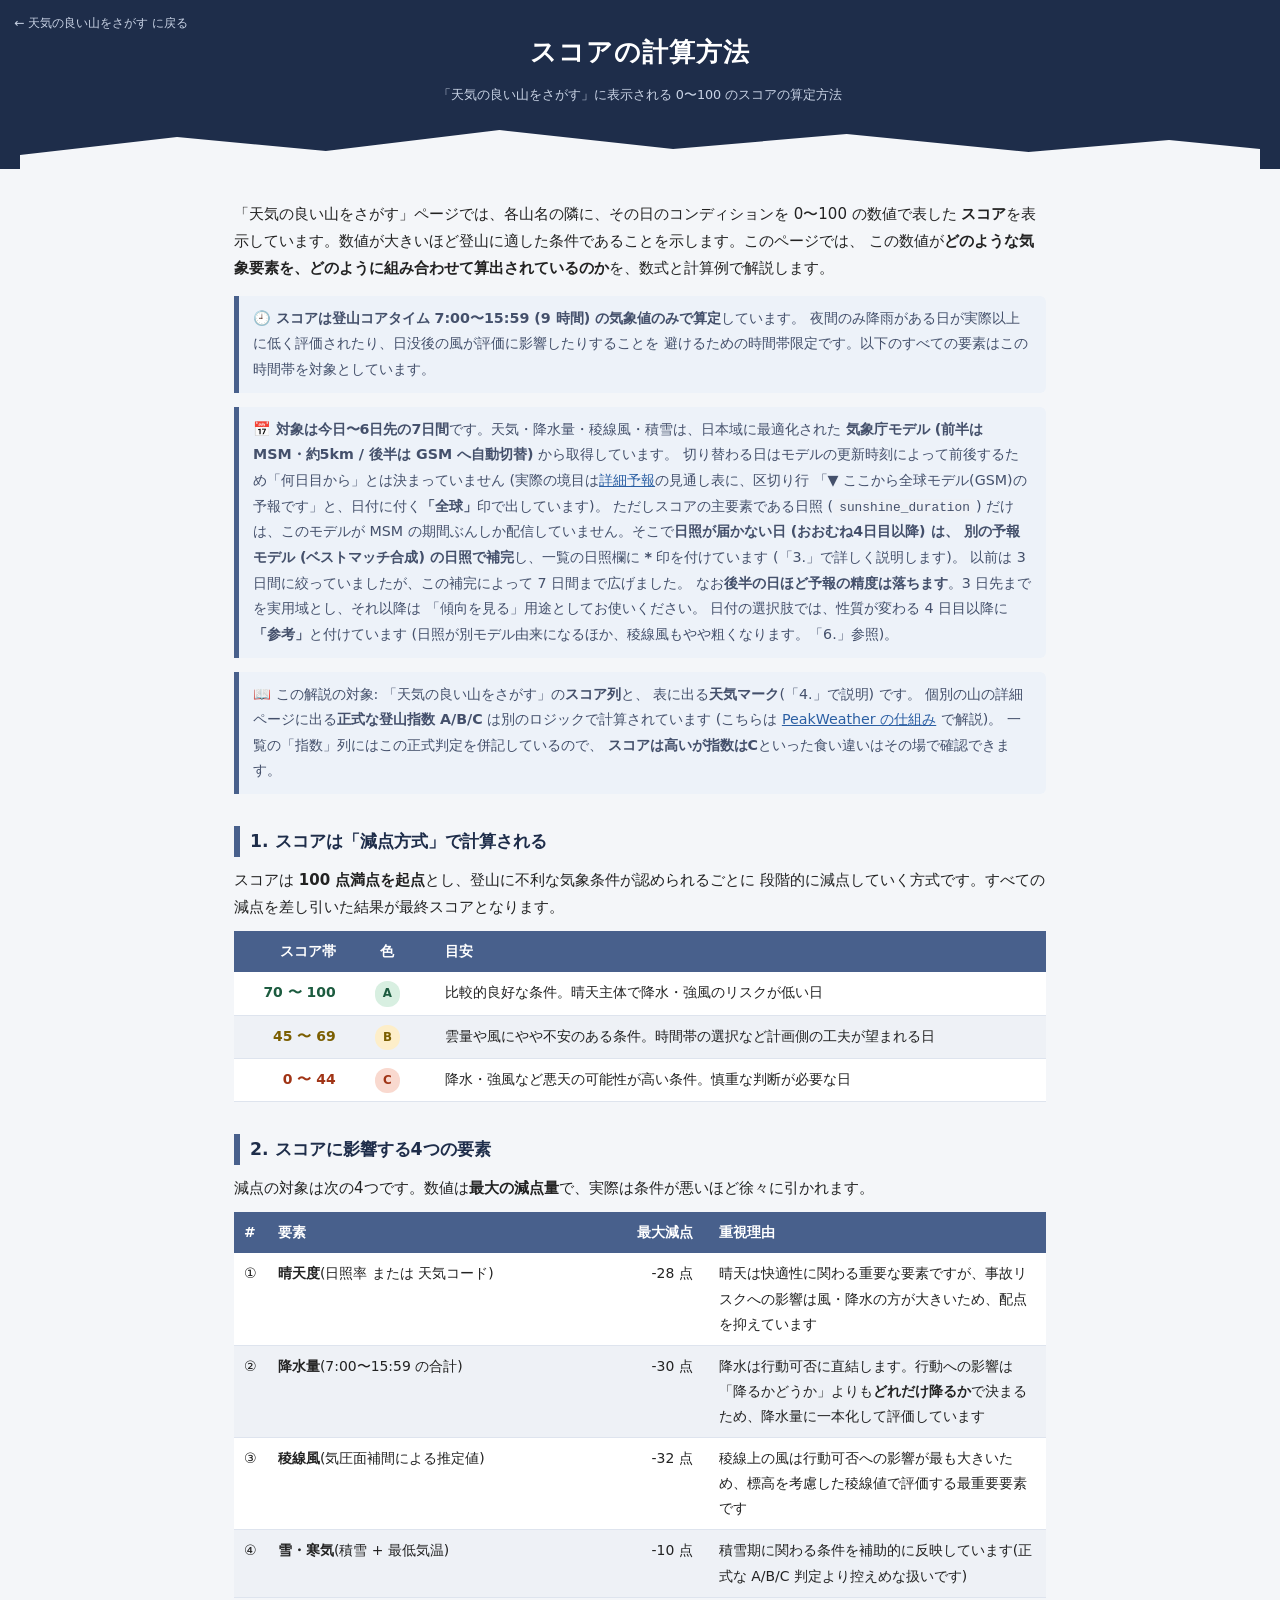
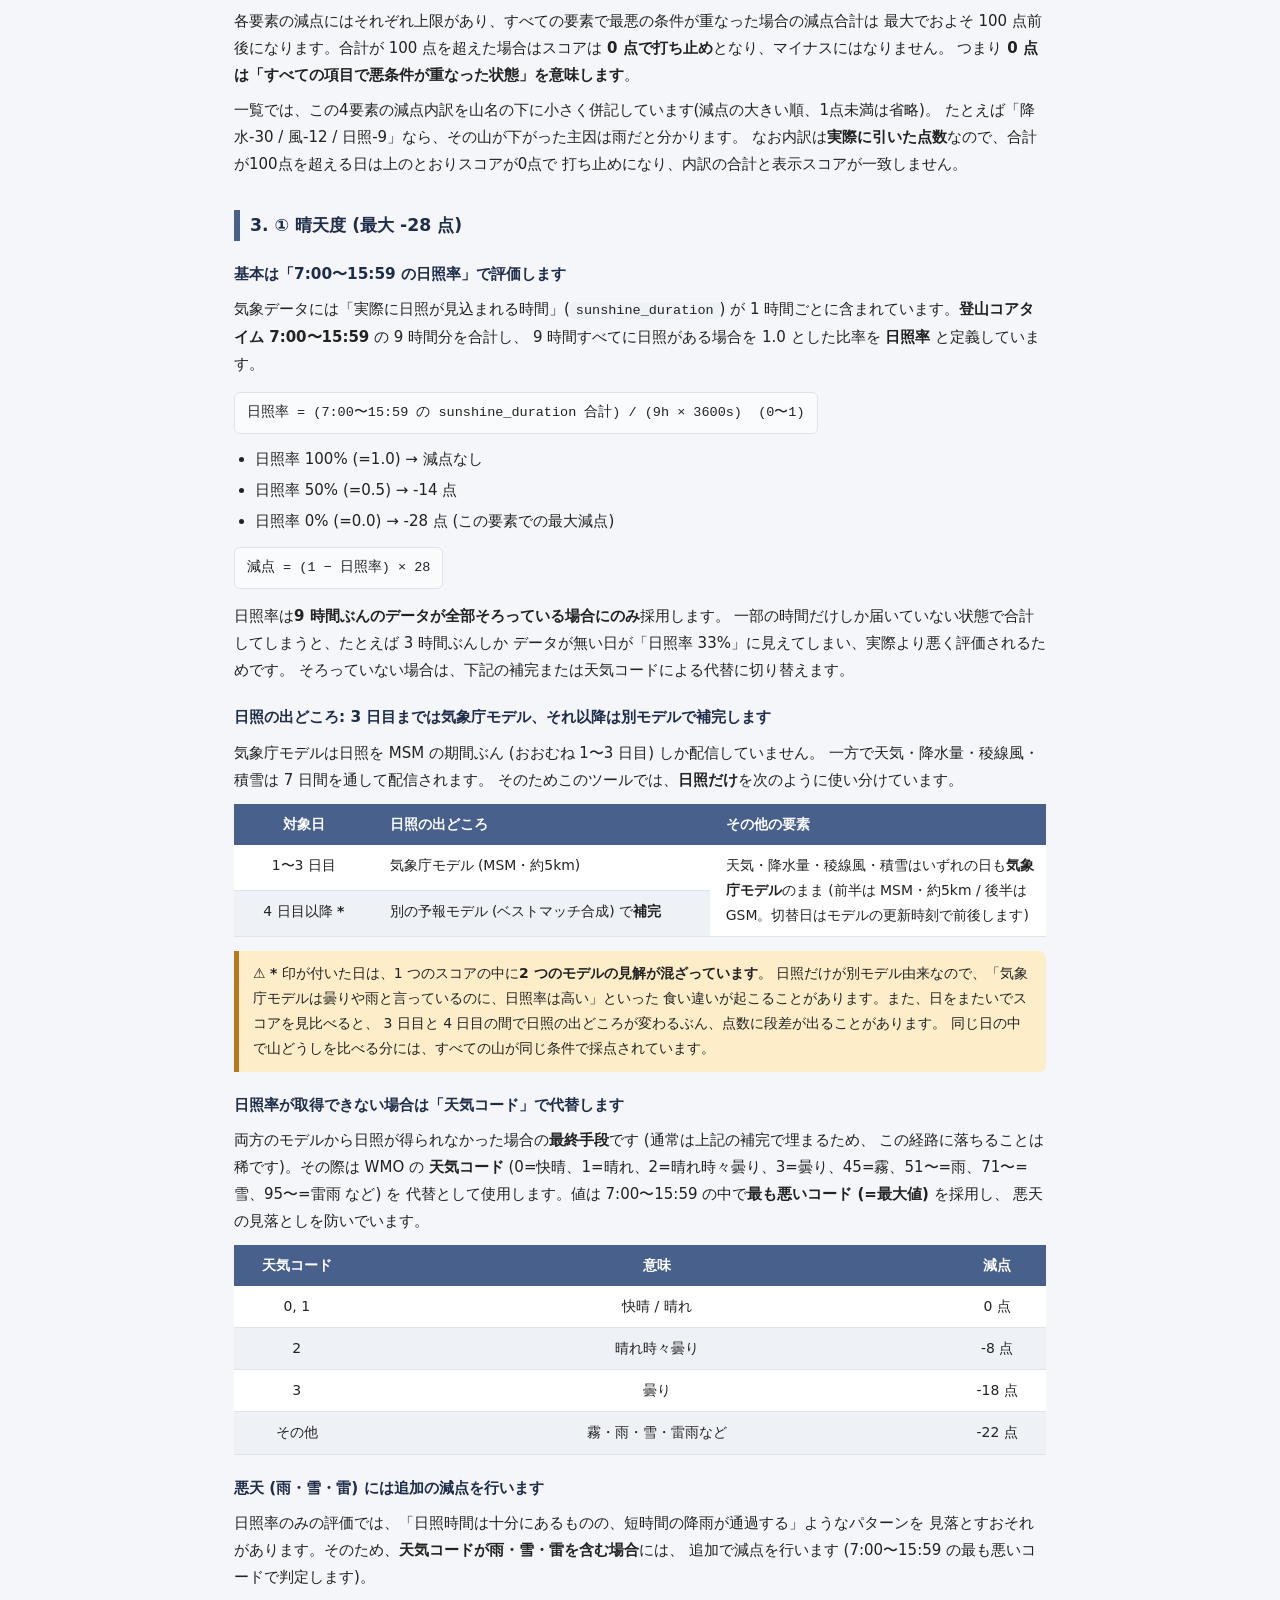
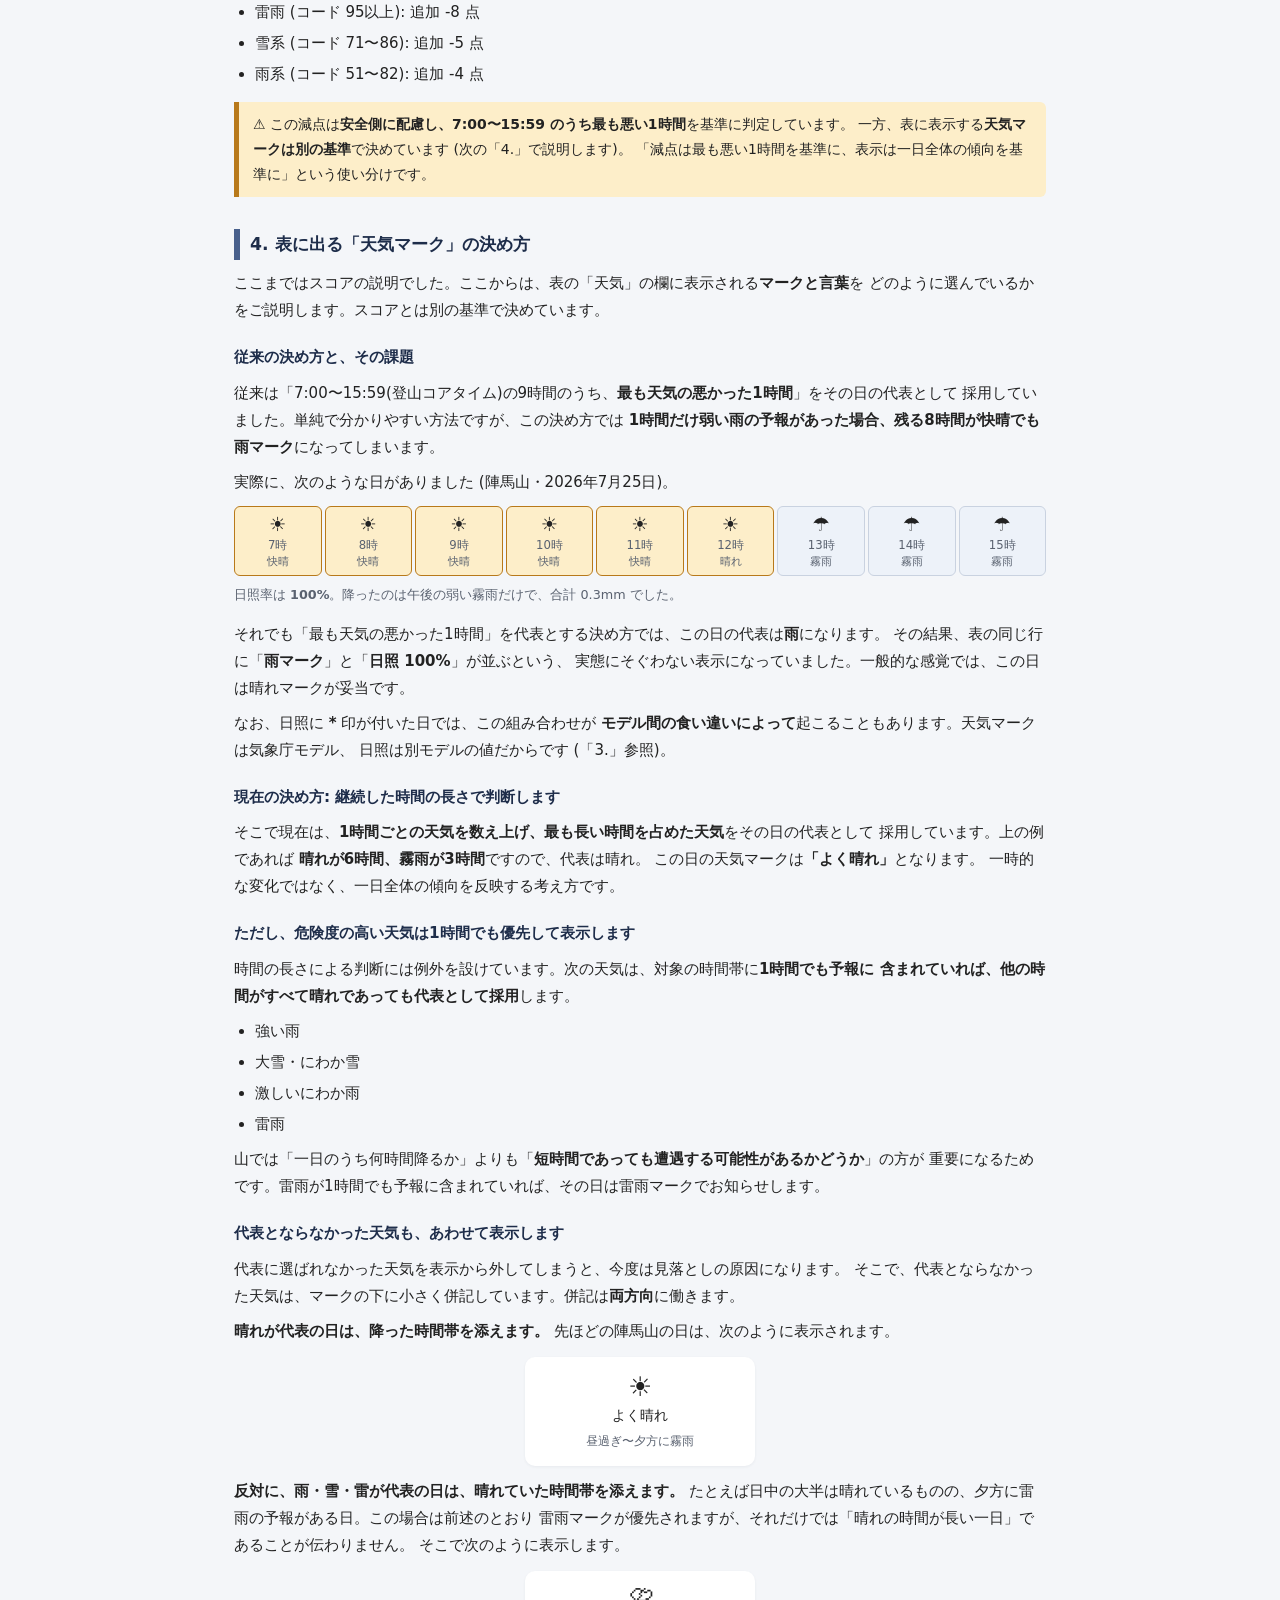
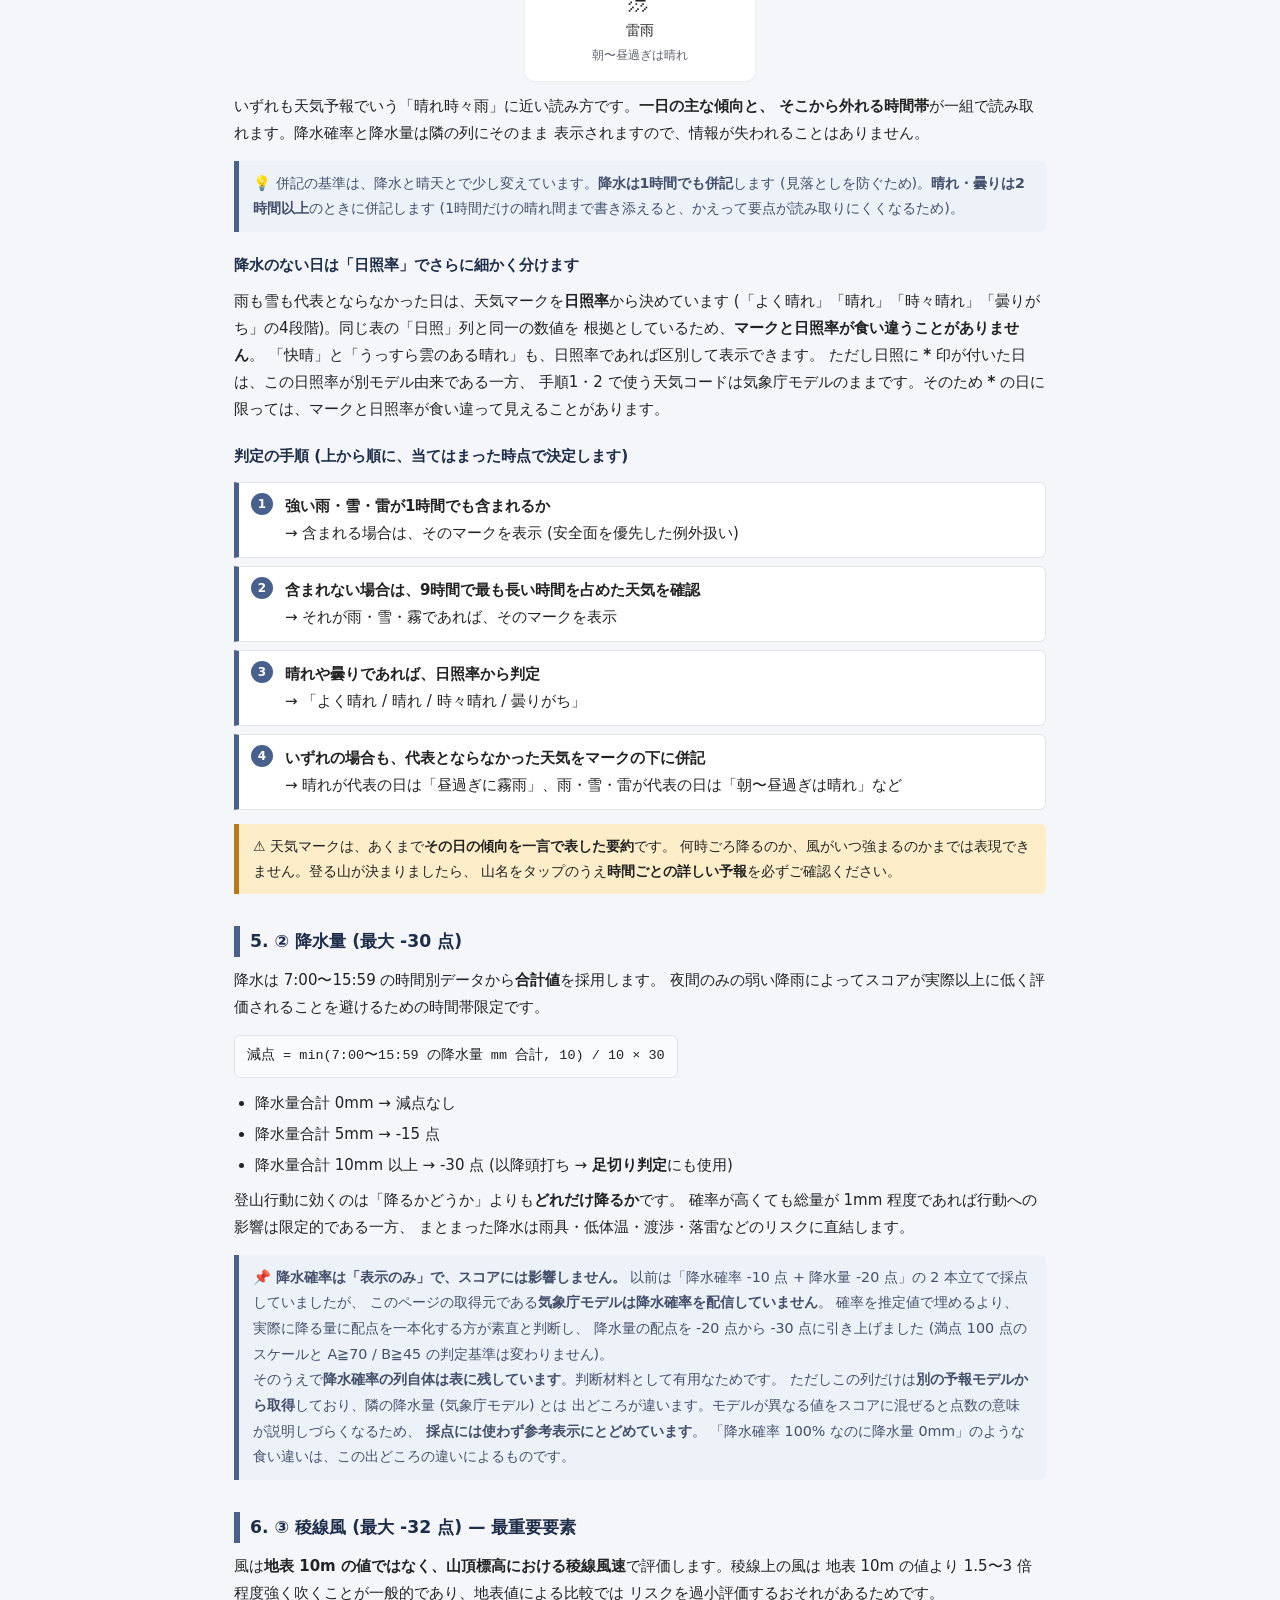
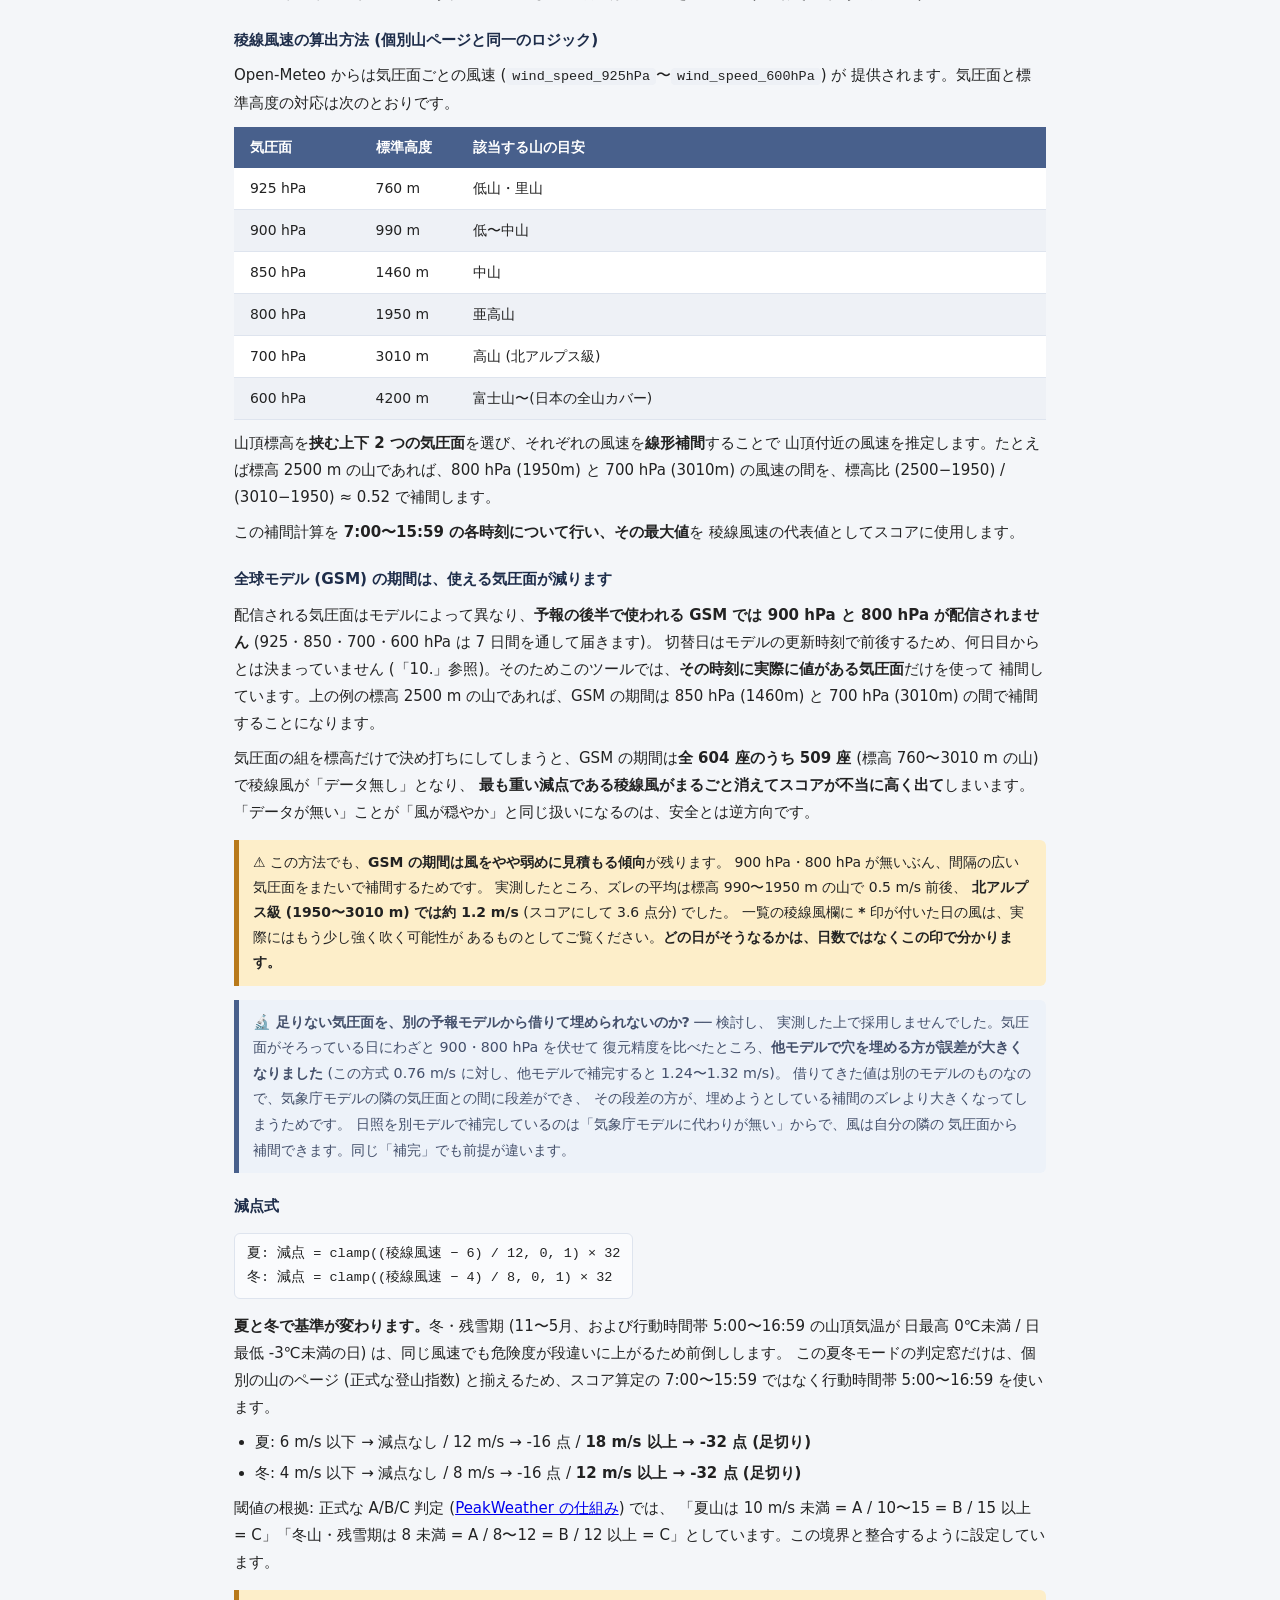
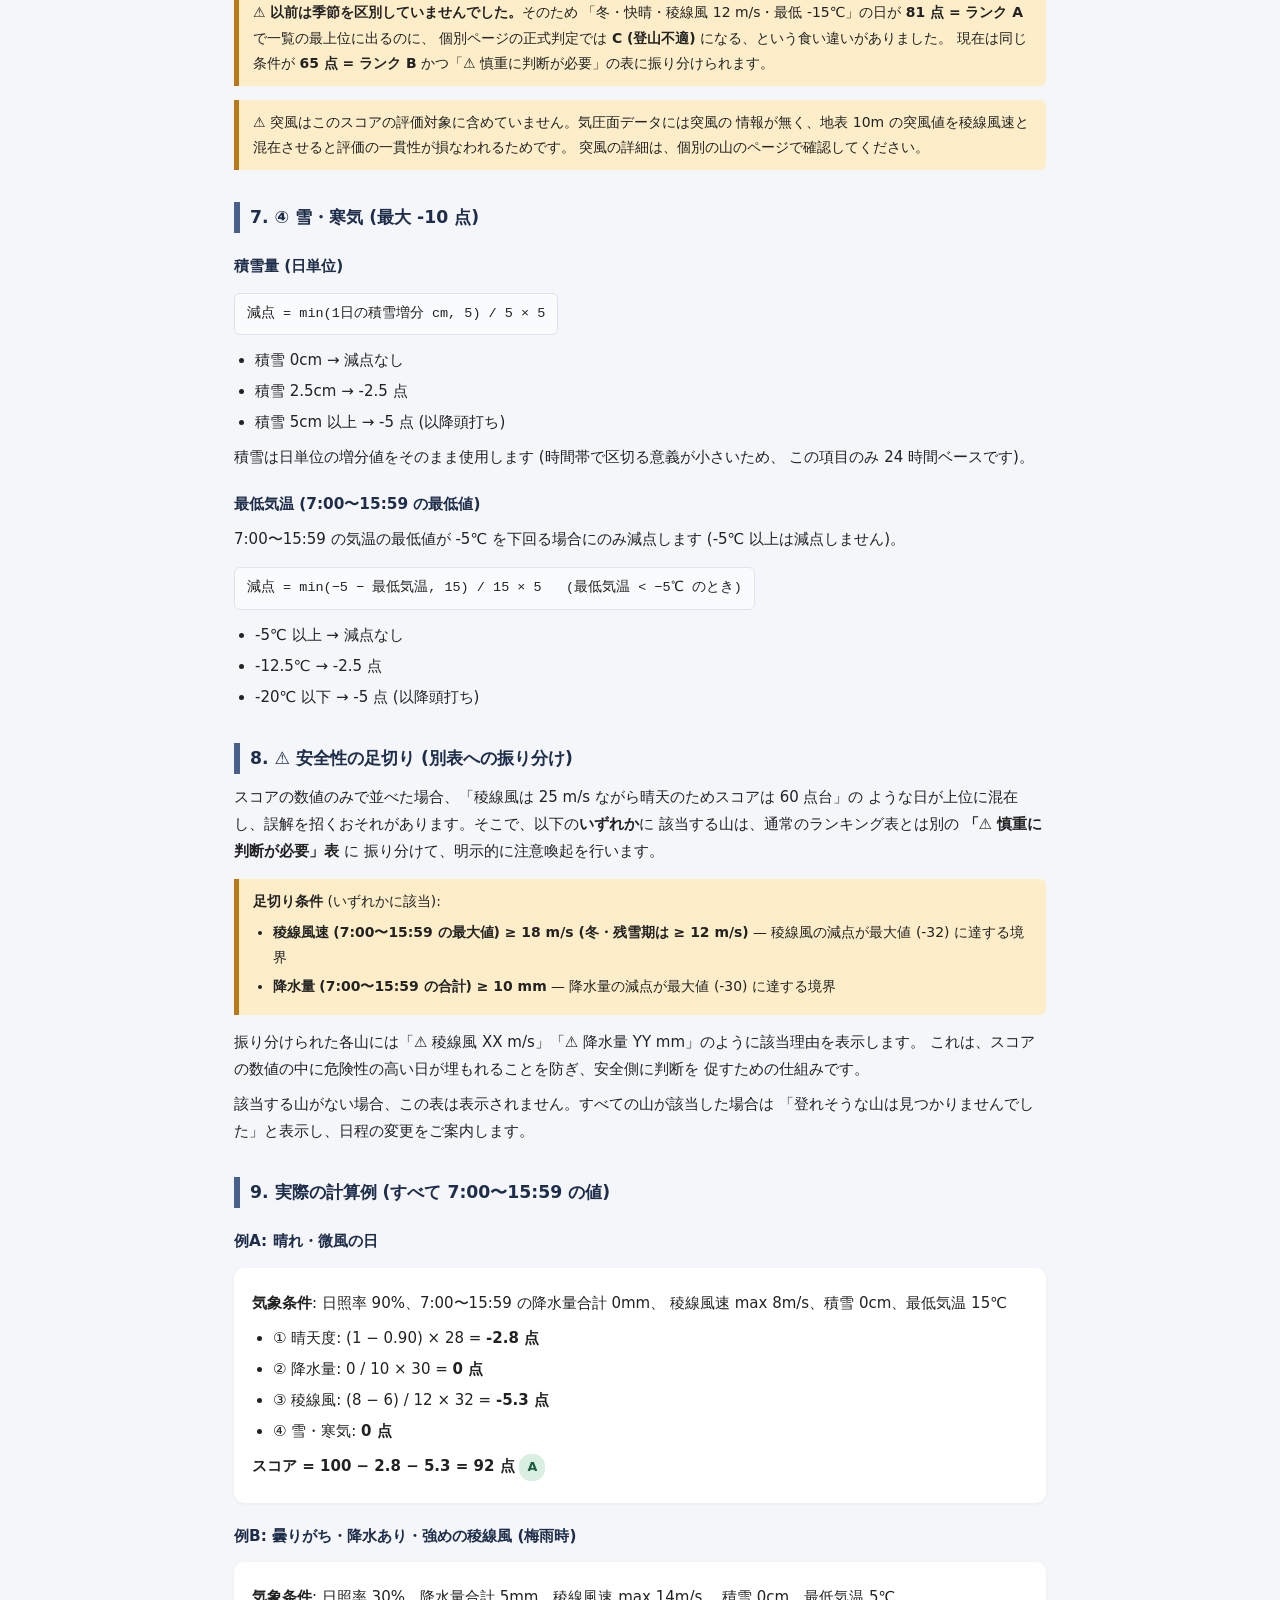
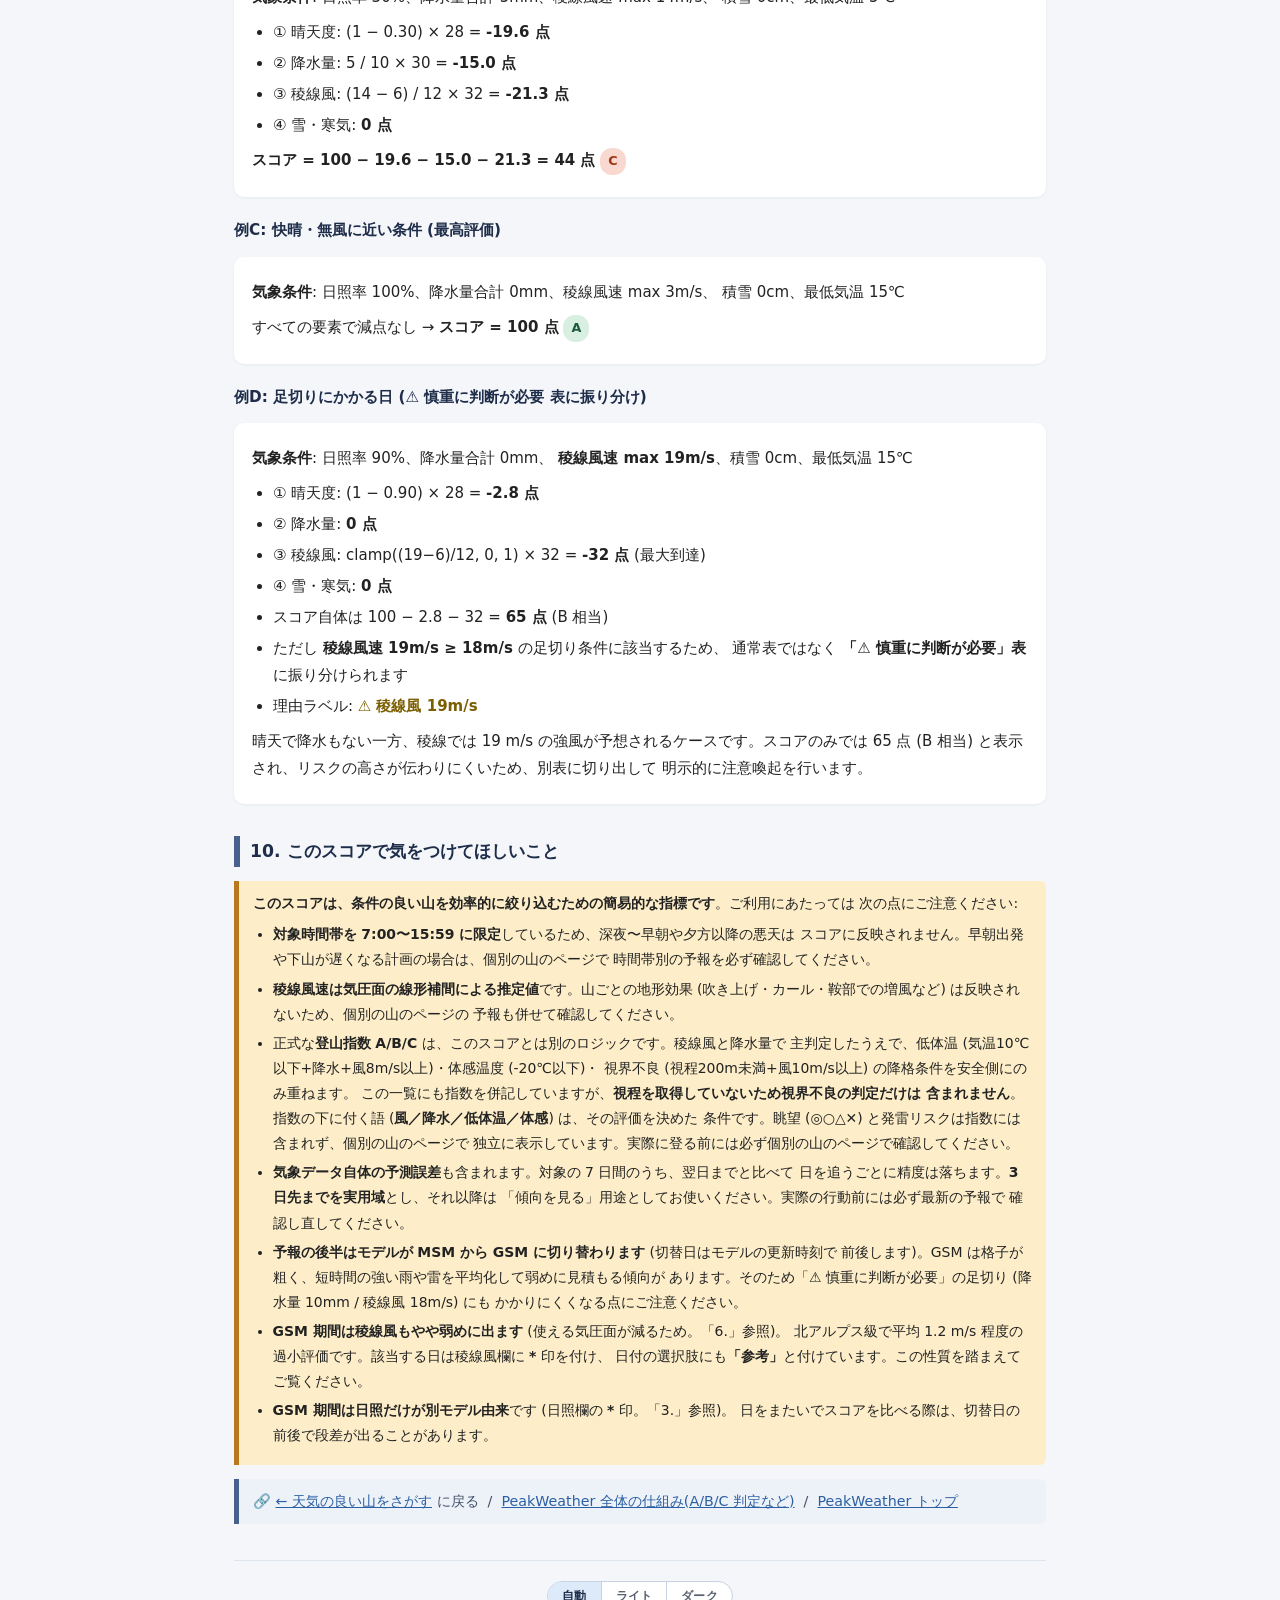
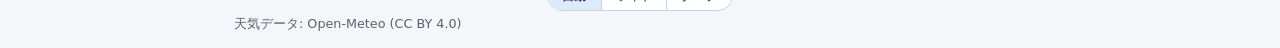
<file: docs/find-score.html>
<!doctype html>
<html lang="ja">
<head>
<meta charset="utf-8">
<meta name="viewport" content="width=device-width,initial-scale=1">
<title>スコアの計算方法 — 天気の良い山をさがす</title>
<meta name="description" content="「天気の良い山をさがす」で表示される 0〜100 のスコアが、どんな要素を減点方式で組み合わせて出されているかを詳しく解説します。">
<link rel="icon" type="image/png" href="../icons/favicon-32.png">
<meta name="theme-color" media="(prefers-color-scheme:light)" content="#1e2d4a">
<meta name="theme-color" media="(prefers-color-scheme:dark)" content="#101725">
<!-- 配色(明るい配色と、端末が夜モードのときの暗い配色)。色の値はここが唯一の置き場で、
     各ページのスタイル指定は var(--◯◯) しか書かない。?v= は theme.css の --pw-theme-ver と
     同じ値にする(古い版がキャッシュに残ると「画面は新しいのに配色だけ旧版」になる)。
     一致は scripts/check_contrast.py が機械的に見ている。 -->
<link rel="stylesheet" href="../theme.css?v=249">
<!-- 配色の切り替え(自動/ライト/ダーク)。既定は「自動」＝端末(OS)の設定に従う。
     ★ defer を付けず、theme.css の直後で **同期実行** すること。遅らせると
       明るい配色で一度描いてから暗転する(起動時の白い一瞬が戻る)。 -->
<script src="../theme.js?v=249"></script>
<!-- Google tag (gtag.js) -->
<script async src="https://www.googletagmanager.com/gtag/js?id=G-B4FYN1EJ2S"></script>
<script>
  window.dataLayer = window.dataLayer || [];
  function gtag(){dataLayer.push(arguments);}
  gtag('js', new Date());

  gtag('config', 'G-B4FYN1EJ2S');
</script>
<style>
/* ★ 色の値をここに書かないこと。全部 theme.css のトークンを var() で参照する。
   ここに :root{--night:…} を書き戻すと theme.css より後に来るため上書きになり、
   **暗い配色が丸ごと効かなくなる**(明るい配色では正常に見えるので気づけない)。 */
*{box-sizing:border-box}
body{margin:0;background:var(--bg);color:var(--text);
  font-family:"Hiragino Kaku Gothic ProN","Yu Gothic UI","Meiryo",system-ui,sans-serif;
  font-size:15px;line-height:1.8}
/* index.html 系の紺ヘッダ+稜線 SVG に統一 (docs/find.html などと同じレイアウト)。 */
header{background:var(--night);color:var(--on-night);text-align:center;padding:30px 20px 0;position:relative}
header .back{position:absolute;left:14px;top:12px;color:var(--on-night-2);font-size:.82em;text-decoration:none}
header .back:hover{color:var(--on-night)}
header h1{margin:0;font-size:1.45em;font-weight:800;letter-spacing:.04em;border:none;padding:0;color:var(--on-night)}
header .sub{margin:8px 0 0;font-size:.85em;color:var(--on-night-2)}
.ridge{display:block;width:100%;height:44px;margin-top:18px}
/* 山稜の切り抜きは「ヘッダの下の地面」なので、地の色に追従させる。
   SVG の fill="#f4f6f9" は theme.css が読めなかったときの控えで、通常はこちらが勝つ
   (これが無いと、暗い配色でヘッダの下に明るい帯が1本残る)。 */
.ridge path{fill:var(--bg)}
main{max-width:860px;margin:0 auto;padding:18px 14px 8px}
h2{color:var(--head);font-size:1.15em;margin:32px 0 10px;border-left:6px solid var(--rule);padding-left:10px}
h3{color:var(--head);font-size:1.02em;margin:20px 0 6px}
p{margin:8px 0}
.card{background:var(--surface);border-radius:10px;padding:14px 18px;margin:12px 0;
  box-shadow:0 1px 3px var(--shadow-s)}
.tbl{overflow-x:auto;margin:10px 0}
/* table-layout:fixed で <th style="width:..."> の指定を効かせる (auto だと無視されがち)。
   数値列(th.num, td.num)は右揃え+tabular-numsで桁を揃え、長文の列(th.desc, td.desc)は
   左揃えにする。バッジ・記号だけの短い列は中央揃えのまま残す。右揃え列の直後に来る
   左揃え列は詰まって見えるため、.desc側の左パディングを広めに取っている。 */
table{border-collapse:collapse;width:100%;background:var(--surface);font-size:.93em;table-layout:fixed}
th{background:var(--slate);color:var(--on-night);padding:8px 10px;font-weight:600;text-align:center;white-space:nowrap}
td{padding:8px 10px;border-bottom:1px solid var(--line);vertical-align:top;text-align:center}
th.num,td.num{white-space:nowrap;text-align:right;font-variant-numeric:tabular-nums}
th.desc,td.desc{text-align:left;padding-left:16px}
table.left th,table.left td{text-align:left;padding-left:16px}
table.center th,table.center td{text-align:center}
tr:nth-child(even) td{background:var(--surface-2)}
.notice{background:var(--warn-bg);border-left:5px solid var(--off-line);padding:10px 14px;
  border-radius:0 6px 6px 0;margin:14px 0;font-size:.93em}
.point{background:var(--surface-3);border-left:5px solid var(--rule);color:var(--head-2);padding:10px 14px;
  border-radius:0 6px 6px 0;margin:14px 0;font-size:.95em}
.point a{color:var(--link)}
code{background:var(--surface-2);padding:1px 6px;border-radius:4px;font-size:.9em;font-family:"Consolas","Menlo",monospace}
.sc-a{color:var(--ok-fg);font-weight:700}
.sc-b{color:var(--warn-fg);font-weight:700}
.sc-c{color:var(--bad-fg);font-weight:700}
.badge{display:inline-block;padding:2px 8px;border-radius:12px;font-weight:700;font-size:.85em}
.badge-a{background:var(--ok-bg);color:var(--ok-fg)}
.badge-b{background:var(--warn-bg);color:var(--warn-fg)}
.badge-c{background:var(--bad-bg);color:var(--bad-fg)}
ul{margin:6px 0;padding-left:1.4em}
ul li{margin:4px 0}
footer{color:var(--muted);font-size:.85em;margin-top:36px;border-top:1px solid var(--line);padding-top:10px}
footer a{color:var(--link)}
.formula{background:var(--surface-soft);border:1px solid var(--line);border-radius:6px;padding:8px 12px;
  font-family:"Consolas","Menlo",monospace;font-size:.9em;margin:6px 0;display:inline-block}
/* 天気マークの解説図: 7:00〜15:59 の1時間ごとの天気を横に並べて見せる帯。
   狭い画面では横スクロールさせる (本文が横に溢れないよう .strip 側で overflow を持つ)。 */
.strip{display:flex;gap:3px;margin:10px 0 4px;overflow-x:auto;padding-bottom:4px}
/* flex:1 1 46px + min-width で、狭い画面ではセルが縮んで9個が1画面に収まるようにする
   (縮みきらない極端な幅のときだけ .strip 側の overflow-x が効く) */
.strip .h{flex:1 1 46px;min-width:34px;text-align:center;border-radius:6px;padding:5px 2px;line-height:1.45}
.strip .h .m{display:block;font-size:1.3em;line-height:1.3}
.strip .h .t{display:block;font-size:.78em;color:var(--muted);font-variant-numeric:tabular-nums}
.strip .h .w{display:block;font-size:.72em;color:var(--muted);white-space:nowrap}
.strip .sunny{background:var(--warn-bg);border:1px solid var(--off-line)}
.strip .wet{background:var(--surface-3);border:1px solid var(--field)}
.stripcap{font-size:.85em;color:var(--muted);margin:0 0 14px}
/* 判定の流れ (上から順に当てはまった時点で決定) */
.flow{counter-reset:fl;list-style:none;padding:0;margin:12px 0}
.flow li{position:relative;background:var(--surface);border:1px solid var(--line);border-left:5px solid var(--rule);
  border-radius:0 6px 6px 0;padding:10px 14px 10px 46px;margin:8px 0}
.flow li::before{counter-increment:fl;content:counter(fl);position:absolute;left:12px;top:10px;
  width:22px;height:22px;border-radius:50%;background:var(--slate);color:var(--on-night);
  font-size:.8em;font-weight:700;text-align:center;line-height:22px}
@media(max-width:600px){body{font-size:14px}main{padding:14px 12px 8px}}
@media(min-width:700px){header h1{font-size:1.7em}main{padding:24px 24px 12px}}
</style>
</head>
<body>

<header>
  <a class="back" href="find.html">← 天気の良い山をさがす に戻る</a>
  <h1>スコアの計算方法</h1>
  <p class="sub">「天気の良い山をさがす」に表示される 0〜100 のスコアの算定方法</p>
  <svg class="ridge" viewBox="0 0 750 44" preserveAspectRatio="none" aria-hidden="true">
    <path d="M0 44 L0 30 L95 12 L185 26 L290 5 L395 24 L500 9 L610 27 L695 15 L750 24 L750 44 Z" fill="#f4f6f9"/>
  </svg>
</header>

<main>

<p>「天気の良い山をさがす」ページでは、各山名の隣に、その日のコンディションを 0〜100 の数値で表した
<b>スコア</b>を表示しています。数値が大きいほど登山に適した条件であることを示します。このページでは、
この数値が<b>どのような気象要素を、どのように組み合わせて算出されているのか</b>を、数式と計算例で解説します。</p>

<div class="point">🕘 <b>スコアは登山コアタイム 7:00〜15:59 (9 時間) の気象値のみで算定</b>しています。
夜間のみ降雨がある日が実際以上に低く評価されたり、日没後の風が評価に影響したりすることを
避けるための時間帯限定です。以下のすべての要素はこの時間帯を対象としています。</div>

<div class="point">📅 <b>対象は今日〜6日先の7日間</b>です。天気・降水量・稜線風・積雪は、日本域に最適化された
<b>気象庁モデル (前半は MSM・約5km / 後半は GSM へ自動切替)</b> から取得しています。
切り替わる日はモデルの更新時刻によって前後するため「何日目から」とは決まっていません
(実際の境目は<a href="../index.html">詳細予報</a>の見通し表に、区切り行
「▼ ここから全球モデル(GSM)の予報です」と、日付に付く<b>「全球」</b>印で出しています)。
ただしスコアの主要素である日照 (<code>sunshine_duration</code>) だけは、このモデルが
MSM の期間ぶんしか配信していません。そこで<b>日照が届かない日 (おおむね4日目以降) は、
別の予報モデル (ベストマッチ合成) の日照で補完</b>し、一覧の日照欄に <b>*</b> 印を付けています
(「3.」で詳しく説明します)。
以前は 3 日間に絞っていましたが、この補完によって 7 日間まで広げました。
なお<b>後半の日ほど予報の精度は落ちます</b>。3 日先までを実用域とし、それ以降は
「傾向を見る」用途としてお使いください。
日付の選択肢では、性質が変わる 4 日目以降に<b>「参考」</b>と付けています
(日照が別モデル由来になるほか、稜線風もやや粗くなります。「6.」参照)。</div>

<div class="point">📖 この解説の対象: 「天気の良い山をさがす」の<b>スコア列</b>と、
表に出る<b>天気マーク</b>(「4.」で説明) です。
個別の山の詳細ページに出る<b>正式な登山指数 A/B/C</b> は別のロジックで計算されています
(こちらは <a href="how-it-works-web.html">PeakWeather の仕組み</a> で解説)。
一覧の「指数」列にはこの正式判定を併記しているので、
<b>スコアは高いが指数はC</b>といった食い違いはその場で確認できます。</div>

<h2>1. スコアは「減点方式」で計算される</h2>

<p>スコアは <b>100 点満点を起点</b>とし、登山に不利な気象条件が認められるごとに
段階的に減点していく方式です。すべての減点を差し引いた結果が最終スコアとなります。</p>

<div class="tbl">
<table>
  <thead>
    <tr><th style="width:8em" class="num">スコア帯</th><th style="width:6em">色</th><th class="desc">目安</th></tr>
  </thead>
  <tbody>
    <tr><td class="num"><span class="sc-a">70 〜 100</span></td><td><span class="badge badge-a">A</span></td>
        <td class="desc">比較的良好な条件。晴天主体で降水・強風のリスクが低い日</td></tr>
    <tr><td class="num"><span class="sc-b">45 〜 69</span></td><td><span class="badge badge-b">B</span></td>
        <td class="desc">雲量や風にやや不安のある条件。時間帯の選択など計画側の工夫が望まれる日</td></tr>
    <tr><td class="num"><span class="sc-c">0 〜 44</span></td><td><span class="badge badge-c">C</span></td>
        <td class="desc">降水・強風など悪天の可能性が高い条件。慎重な判断が必要な日</td></tr>
  </tbody>
</table>
</div>

<h2>2. スコアに影響する4つの要素</h2>

<p>減点の対象は次の4つです。数値は<b>最大の減点量</b>で、実際は条件が悪いほど徐々に引かれます。</p>

<div class="tbl">
<table>
  <thead>
    <tr><th style="width:2em" class="num">#</th><th class="desc">要素</th><th style="width:7em" class="num">最大減点</th><th class="desc">重視理由</th></tr>
  </thead>
  <tbody>
    <tr><td class="num">①</td><td class="desc"><b>晴天度</b>(日照率 または 天気コード)</td><td class="num">-28 点</td>
        <td class="desc">晴天は快適性に関わる重要な要素ですが、事故リスクへの影響は風・降水の方が大きいため、配点を抑えています</td></tr>
    <tr><td class="num">②</td><td class="desc"><b>降水量</b>(7:00〜15:59 の合計)</td><td class="num">-30 点</td>
        <td class="desc">降水は行動可否に直結します。行動への影響は
        「降るかどうか」よりも<b>どれだけ降るか</b>で決まるため、降水量に一本化して評価しています</td></tr>
    <tr><td class="num">③</td><td class="desc"><b>稜線風</b>(気圧面補間による推定値)</td><td class="num">-32 点</td>
        <td class="desc">稜線上の風は行動可否への影響が最も大きいため、標高を考慮した稜線値で評価する最重要要素です</td></tr>
    <tr><td class="num">④</td><td class="desc"><b>雪・寒気</b>(積雪 + 最低気温)</td><td class="num">-10 点</td>
        <td class="desc">積雪期に関わる条件を補助的に反映しています(正式な A/B/C 判定より控えめな扱いです)</td></tr>
  </tbody>
</table>
</div>

<p>各要素の減点にはそれぞれ上限があり、すべての要素で最悪の条件が重なった場合の減点合計は
最大でおよそ 100 点前後になります。合計が 100 点を超えた場合はスコアは
<b>0 点で打ち止め</b>となり、マイナスにはなりません。
つまり <b>0 点は「すべての項目で悪条件が重なった状態」を意味します</b>。</p>

<p>一覧では、この4要素の減点内訳を山名の下に小さく併記しています(減点の大きい順、1点未満は省略)。
たとえば「降水-30 / 風-12 / 日照-9」なら、その山が下がった主因は雨だと分かります。
なお内訳は<b>実際に引いた点数</b>なので、合計が100点を超える日は上のとおりスコアが0点で
打ち止めになり、内訳の合計と表示スコアが一致しません。</p>

<h2>3. ① 晴天度 (最大 -28 点)</h2>

<h3>基本は「7:00〜15:59 の日照率」で評価します</h3>

<p>気象データには「実際に日照が見込まれる時間」(<code>sunshine_duration</code>) が
1 時間ごとに含まれています。<b>登山コアタイム 7:00〜15:59</b> の 9 時間分を合計し、
9 時間すべてに日照がある場合を 1.0 とした比率を <b>日照率</b> と定義しています。</p>

<div class="formula">日照率 = (7:00〜15:59 の sunshine_duration 合計) / (9h × 3600s) &nbsp;(0〜1)</div>

<ul>
  <li>日照率 100% (=1.0) → 減点なし</li>
  <li>日照率 50% (=0.5) → -14 点</li>
  <li>日照率 0% (=0.0) → -28 点 (この要素での最大減点)</li>
</ul>

<div class="formula">減点 = (1 − 日照率) × 28</div>

<p>日照率は<b>9 時間ぶんのデータが全部そろっている場合にのみ</b>採用します。
一部の時間だけしか届いていない状態で合計してしまうと、たとえば 3 時間ぶんしか
データが無い日が「日照率 33%」に見えてしまい、実際より悪く評価されるためです。
そろっていない場合は、下記の補完または天気コードによる代替に切り替えます。</p>

<h3>日照の出どころ: 3 日目までは気象庁モデル、それ以降は別モデルで補完します</h3>

<p>気象庁モデルは日照を MSM の期間ぶん (おおむね 1〜3 日目) しか配信していません。
一方で天気・降水量・稜線風・積雪は 7 日間を通して配信されます。
そのためこのツールでは、<b>日照だけ</b>を次のように使い分けています。</p>

<div class="tbl">
<table>
  <thead>
    <tr><th style="width:10em">対象日</th><th class="desc">日照の出どころ</th><th class="desc">その他の要素</th></tr>
  </thead>
  <tbody>
    <tr><td>1〜3 日目</td><td class="desc">気象庁モデル (MSM・約5km)</td>
        <td class="desc" rowspan="2">天気・降水量・稜線風・積雪はいずれの日も<b>気象庁モデル</b>のまま
        (前半は MSM・約5km / 後半は GSM。切替日はモデルの更新時刻で前後します)</td></tr>
    <tr><td>4 日目以降 <b>*</b></td><td class="desc">別の予報モデル (ベストマッチ合成) で<b>補完</b></td></tr>
  </tbody>
</table>
</div>

<div class="notice">⚠️ <b>*</b> 印が付いた日は、1 つのスコアの中に<b>2 つのモデルの見解が混ざっています</b>。
日照だけが別モデル由来なので、「気象庁モデルは曇りや雨と言っているのに、日照率は高い」といった
食い違いが起こることがあります。また、日をまたいでスコアを見比べると、
3 日目と 4 日目の間で日照の出どころが変わるぶん、点数に段差が出ることがあります。
同じ日の中で山どうしを比べる分には、すべての山が同じ条件で採点されています。</div>

<h3>日照率が取得できない場合は「天気コード」で代替します</h3>

<p>両方のモデルから日照が得られなかった場合の<b>最終手段</b>です (通常は上記の補完で埋まるため、
この経路に落ちることは稀です)。その際は WMO の
<b>天気コード</b> (0=快晴、1=晴れ、2=晴れ時々曇り、3=曇り、45=霧、51〜=雨、71〜=雪、95〜=雷雨 など) を
代替として使用します。値は 7:00〜15:59 の中で<b>最も悪いコード (=最大値)</b> を採用し、
悪天の見落としを防いでいます。</p>

<div class="tbl">
<table class="center">
  <thead>
    <tr><th style="width:9em" class="num">天気コード</th><th class="desc">意味</th><th style="width:7em" class="num">減点</th></tr>
  </thead>
  <tbody>
    <tr><td class="num">0, 1</td><td class="desc">快晴 / 晴れ</td><td class="num">0 点</td></tr>
    <tr><td class="num">2</td><td class="desc">晴れ時々曇り</td><td class="num">-8 点</td></tr>
    <tr><td class="num">3</td><td class="desc">曇り</td><td class="num">-18 点</td></tr>
    <tr><td class="num">その他</td><td class="desc">霧・雨・雪・雷雨など</td><td class="num">-22 点</td></tr>
  </tbody>
</table>
</div>

<h3>悪天 (雨・雪・雷) には追加の減点を行います</h3>

<p>日照率のみの評価では、「日照時間は十分にあるものの、短時間の降雨が通過する」ようなパターンを
見落とすおそれがあります。そのため、<b>天気コードが雨・雪・雷を含む場合</b>には、
追加で減点を行います (7:00〜15:59 の最も悪いコードで判定します)。</p>

<ul>
  <li>雷雨 (コード 95以上): 追加 -8 点</li>
  <li>雪系 (コード 71〜86): 追加 -5 点</li>
  <li>雨系 (コード 51〜82): 追加 -4 点</li>
</ul>

<div class="notice">⚠️ この減点は<b>安全側に配慮し、7:00〜15:59 のうち最も悪い1時間</b>を基準に判定しています。
一方、表に表示する<b>天気マークは別の基準</b>で決めています (次の「4.」で説明します)。
「減点は最も悪い1時間を基準に、表示は一日全体の傾向を基準に」という使い分けです。</div>

<h2>4. 表に出る「天気マーク」の決め方</h2>

<p>ここまではスコアの説明でした。ここからは、表の「天気」の欄に表示される<b>マークと言葉</b>を
どのように選んでいるかをご説明します。スコアとは別の基準で決めています。</p>

<h3>従来の決め方と、その課題</h3>

<p>従来は「7:00〜15:59(登山コアタイム)の9時間のうち、<b>最も天気の悪かった1時間</b>」をその日の代表として
採用していました。単純で分かりやすい方法ですが、この決め方では
<b>1時間だけ弱い雨の予報があった場合、残る8時間が快晴でも雨マーク</b>になってしまいます。</p>

<p>実際に、次のような日がありました (陣馬山・2026年7月25日)。</p>

<div class="strip">
  <div class="h sunny"><span class="m">☀</span><span class="t">7時</span><span class="w">快晴</span></div>
  <div class="h sunny"><span class="m">☀</span><span class="t">8時</span><span class="w">快晴</span></div>
  <div class="h sunny"><span class="m">☀</span><span class="t">9時</span><span class="w">快晴</span></div>
  <div class="h sunny"><span class="m">☀</span><span class="t">10時</span><span class="w">快晴</span></div>
  <div class="h sunny"><span class="m">☀</span><span class="t">11時</span><span class="w">快晴</span></div>
  <div class="h sunny"><span class="m">☀</span><span class="t">12時</span><span class="w">晴れ</span></div>
  <div class="h wet"><span class="m">☂</span><span class="t">13時</span><span class="w">霧雨</span></div>
  <div class="h wet"><span class="m">☂</span><span class="t">14時</span><span class="w">霧雨</span></div>
  <div class="h wet"><span class="m">☂</span><span class="t">15時</span><span class="w">霧雨</span></div>
</div>
<p class="stripcap">日照率は <b>100%</b>。降ったのは午後の弱い霧雨だけで、合計 0.3mm でした。</p>

<p>それでも「最も天気の悪かった1時間」を代表とする決め方では、この日の代表は<b>雨</b>になります。
その結果、表の同じ行に「<b>雨マーク</b>」と「<b>日照 100%</b>」が並ぶという、
実態にそぐわない表示になっていました。一般的な感覚では、この日は晴れマークが妥当です。</p>

<p>なお、日照に <b>*</b> 印が付いた日では、この組み合わせが
<b>モデル間の食い違いによって</b>起こることもあります。天気マークは気象庁モデル、
日照は別モデルの値だからです (「3.」参照)。</p>

<h3>現在の決め方: 継続した時間の長さで判断します</h3>

<p>そこで現在は、<b>1時間ごとの天気を数え上げ、最も長い時間を占めた天気</b>をその日の代表として
採用しています。上の例であれば <b>晴れが6時間、霧雨が3時間</b>ですので、代表は晴れ。
この日の天気マークは<b>「よく晴れ」</b>となります。
一時的な変化ではなく、一日全体の傾向を反映する考え方です。</p>

<h3>ただし、危険度の高い天気は1時間でも優先して表示します</h3>

<p>時間の長さによる判断には例外を設けています。次の天気は、対象の時間帯に<b>1時間でも予報に
含まれていれば、他の時間がすべて晴れであっても代表として採用</b>します。</p>

<ul>
  <li>強い雨</li>
  <li>大雪・にわか雪</li>
  <li>激しいにわか雨</li>
  <li>雷雨</li>
</ul>

<p>山では「一日のうち何時間降るか」よりも「<b>短時間であっても遭遇する可能性があるかどうか</b>」の方が
重要になるためです。雷雨が1時間でも予報に含まれていれば、その日は雷雨マークでお知らせします。</p>

<h3>代表とならなかった天気も、あわせて表示します</h3>

<p>代表に選ばれなかった天気を表示から外してしまうと、今度は見落としの原因になります。
そこで、代表とならなかった天気は、マークの下に小さく併記しています。併記は<b>両方向</b>に働きます。</p>

<p><b>晴れが代表の日は、降った時間帯を添えます。</b>
先ほどの陣馬山の日は、次のように表示されます。</p>

<div class="card" style="text-align:center;max-width:230px;margin-left:auto;margin-right:auto">
  <div style="font-size:1.8em;line-height:1.2">☀</div>
  <div style="font-size:.95em">よく晴れ</div>
  <div style="font-size:.8em;color:var(--muted);margin-top:2px">昼過ぎ〜夕方に霧雨</div>
</div>

<p><b>反対に、雨・雪・雷が代表の日は、晴れていた時間帯を添えます。</b>
たとえば日中の大半は晴れているものの、夕方に雷雨の予報がある日。この場合は前述のとおり
雷雨マークが優先されますが、それだけでは「晴れの時間が長い一日」であることが伝わりません。
そこで次のように表示します。</p>

<div class="card" style="text-align:center;max-width:230px;margin-left:auto;margin-right:auto">
  <div style="font-size:1.8em;line-height:1.2">⛈</div>
  <div style="font-size:.95em">雷雨</div>
  <div style="font-size:.8em;color:var(--muted);margin-top:2px">朝〜昼過ぎは晴れ</div>
</div>

<p>いずれも天気予報でいう「晴れ時々雨」に近い読み方です。<b>一日の主な傾向と、
そこから外れる時間帯</b>が一組で読み取れます。降水確率と降水量は隣の列にそのまま
表示されますので、情報が失われることはありません。</p>

<div class="point">💡 併記の基準は、降水と晴天とで少し変えています。<b>降水は1時間でも併記</b>します
(見落としを防ぐため)。<b>晴れ・曇りは2時間以上</b>のときに併記します
(1時間だけの晴れ間まで書き添えると、かえって要点が読み取りにくくなるため)。</div>

<h3>降水のない日は「日照率」でさらに細かく分けます</h3>

<p>雨も雪も代表とならなかった日は、天気マークを<b>日照率</b>から決めています
(「よく晴れ」「晴れ」「時々晴れ」「曇りがち」の4段階)。同じ表の「日照」列と同一の数値を
根拠としているため、<b>マークと日照率が食い違うことがありません</b>。
「快晴」と「うっすら雲のある晴れ」も、日照率であれば区別して表示できます。
ただし日照に <b>*</b> 印が付いた日は、この日照率が別モデル由来である一方、
手順1・2 で使う天気コードは気象庁モデルのままです。そのため
<b>*</b> の日に限っては、マークと日照率が食い違って見えることがあります。</p>

<h3>判定の手順 (上から順に、当てはまった時点で決定します)</h3>

<ol class="flow">
  <li><b>強い雨・雪・雷が1時間でも含まれるか</b><br>
    → 含まれる場合は、そのマークを表示 (安全面を優先した例外扱い)</li>
  <li><b>含まれない場合は、9時間で最も長い時間を占めた天気を確認</b><br>
    → それが雨・雪・霧であれば、そのマークを表示</li>
  <li><b>晴れや曇りであれば、日照率から判定</b><br>
    → 「よく晴れ / 晴れ / 時々晴れ / 曇りがち」</li>
  <li><b>いずれの場合も、代表とならなかった天気をマークの下に併記</b><br>
    → 晴れが代表の日は「昼過ぎに霧雨」、雨・雪・雷が代表の日は「朝〜昼過ぎは晴れ」など</li>
</ol>

<div class="notice">⚠️ 天気マークは、あくまで<b>その日の傾向を一言で表した要約</b>です。
何時ごろ降るのか、風がいつ強まるのかまでは表現できません。登る山が決まりましたら、
山名をタップのうえ<b>時間ごとの詳しい予報</b>を必ずご確認ください。</div>

<h2>5. ② 降水量 (最大 -30 点)</h2>

<p>降水は 7:00〜15:59 の時間別データから<b>合計値</b>を採用します。
夜間のみの弱い降雨によってスコアが実際以上に低く評価されることを避けるための時間帯限定です。</p>

<div class="formula">減点 = min(7:00〜15:59 の降水量 mm 合計, 10) / 10 × 30</div>

<ul>
  <li>降水量合計 0mm → 減点なし</li>
  <li>降水量合計 5mm → -15 点</li>
  <li>降水量合計 10mm 以上 → -30 点 (以降頭打ち → <b>足切り判定</b>にも使用)</li>
</ul>

<p>登山行動に効くのは「降るかどうか」よりも<b>どれだけ降るか</b>です。
確率が高くても総量が 1mm 程度であれば行動への影響は限定的である一方、
まとまった降水は雨具・低体温・渡渉・落雷などのリスクに直結します。</p>

<div class="point">📌 <b>降水確率は「表示のみ」で、スコアには影響しません。</b>
以前は「降水確率 -10 点 + 降水量 -20 点」の 2 本立てで採点していましたが、
このページの取得元である<b>気象庁モデルは降水確率を配信していません</b>。
確率を推定値で埋めるより、実際に降る量に配点を一本化する方が素直と判断し、
降水量の配点を -20 点から -30 点に引き上げました
(満点 100 点のスケールと A≧70 / B≧45 の判定基準は変わりません)。<br>
そのうえで<b>降水確率の列自体は表に残しています</b>。判断材料として有用なためです。
ただしこの列だけは<b>別の予報モデルから取得</b>しており、隣の降水量 (気象庁モデル) とは
出どころが違います。モデルが異なる値をスコアに混ぜると点数の意味が説明しづらくなるため、
<b>採点には使わず参考表示にとどめています</b>。
「降水確率 100% なのに降水量 0mm」のような食い違いは、この出どころの違いによるものです。</div>

<h2>6. ③ 稜線風 (最大 -32 点) — 最重要要素</h2>

<p>風は<b>地表 10m の値ではなく、山頂標高における稜線風速</b>で評価します。稜線上の風は
地表 10m の値より 1.5〜3 倍程度強く吹くことが一般的であり、地表値による比較では
リスクを過小評価するおそれがあるためです。</p>

<h3>稜線風速の算出方法 (個別山ページと同一のロジック)</h3>

<p>Open-Meteo からは気圧面ごとの風速 (<code>wind_speed_925hPa</code>〜<code>wind_speed_600hPa</code>) が
提供されます。気圧面と標準高度の対応は次のとおりです。</p>

<div class="tbl">
<table class="left">
  <thead>
    <tr><th style="width:9em" class="num">気圧面</th><th style="width:7em" class="num">標準高度</th><th class="desc">該当する山の目安</th></tr>
  </thead>
  <tbody>
    <tr><td class="num">925 hPa</td><td class="num">760 m</td><td class="desc">低山・里山</td></tr>
    <tr><td class="num">900 hPa</td><td class="num">990 m</td><td class="desc">低〜中山</td></tr>
    <tr><td class="num">850 hPa</td><td class="num">1460 m</td><td class="desc">中山</td></tr>
    <tr><td class="num">800 hPa</td><td class="num">1950 m</td><td class="desc">亜高山</td></tr>
    <tr><td class="num">700 hPa</td><td class="num">3010 m</td><td class="desc">高山 (北アルプス級)</td></tr>
    <tr><td class="num">600 hPa</td><td class="num">4200 m</td><td class="desc">富士山〜(日本の全山カバー)</td></tr>
  </tbody>
</table>
</div>

<p>山頂標高を<b>挟む上下 2 つの気圧面</b>を選び、それぞれの風速を<b>線形補間</b>することで
山頂付近の風速を推定します。たとえば標高 2500 m の山であれば、800 hPa (1950m) と
700 hPa (3010m) の風速の間を、標高比 (2500−1950) / (3010−1950) ≈ 0.52 で補間します。</p>

<p>この補間計算を <b>7:00〜15:59 の各時刻について行い、その最大値</b>を
稜線風速の代表値としてスコアに使用します。</p>

<h3>全球モデル (GSM) の期間は、使える気圧面が減ります</h3>

<p>配信される気圧面はモデルによって異なり、<b>予報の後半で使われる GSM では
900 hPa と 800 hPa が配信されません</b> (925・850・700・600 hPa は 7 日間を通して届きます)。
切替日はモデルの更新時刻で前後するため、何日目からとは決まっていません
(「10.」参照)。そのためこのツールでは、<b>その時刻に実際に値がある気圧面</b>だけを使って
補間しています。上の例の標高 2500 m の山であれば、GSM の期間は 850 hPa (1460m) と
700 hPa (3010m) の間で補間することになります。</p>

<p>気圧面の組を標高だけで決め打ちにしてしまうと、GSM の期間は<b>全 604 座のうち 509 座</b>
(標高 760〜3010 m の山) で稜線風が「データ無し」となり、
<b>最も重い減点である稜線風がまるごと消えてスコアが不当に高く出て</b>しまいます。
「データが無い」ことが「風が穏やか」と同じ扱いになるのは、安全とは逆方向です。</p>

<div class="notice">⚠️ この方法でも、<b>GSM の期間は風をやや弱めに見積もる傾向</b>が残ります。
900 hPa・800 hPa が無いぶん、間隔の広い気圧面をまたいで補間するためです。
実測したところ、ズレの平均は標高 990〜1950 m の山で 0.5 m/s 前後、
<b>北アルプス級 (1950〜3010 m) では約 1.2 m/s</b> (スコアにして 3.6 点分) でした。
一覧の稜線風欄に <b>*</b> 印が付いた日の風は、実際にはもう少し強く吹く可能性が
あるものとしてご覧ください。<b>どの日がそうなるかは、日数ではなくこの印で分かります。</b></div>

<div class="point">🔬 <b>足りない気圧面を、別の予報モデルから借りて埋められないのか?</b> ── 検討し、
実測した上で採用しませんでした。気圧面がそろっている日にわざと 900・800 hPa を伏せて
復元精度を比べたところ、<b>他モデルで穴を埋める方が誤差が大きくなりました</b>
(この方式 0.76 m/s に対し、他モデルで補完すると 1.24〜1.32 m/s)。
借りてきた値は別のモデルのものなので、気象庁モデルの隣の気圧面との間に段差ができ、
その段差の方が、埋めようとしている補間のズレより大きくなってしまうためです。
日照を別モデルで補完しているのは「気象庁モデルに代わりが無い」からで、風は自分の隣の
気圧面から補間できます。同じ「補完」でも前提が違います。</div>

<h3>減点式</h3>

<div class="formula">夏: 減点 = clamp((稜線風速 − 6) / 12, 0, 1) × 32<br>
冬: 減点 = clamp((稜線風速 − 4) / 8, 0, 1) × 32</div>

<p><b>夏と冬で基準が変わります。</b>冬・残雪期 (11〜5月、および行動時間帯 5:00〜16:59 の山頂気温が
日最高 0℃未満 / 日最低 -3℃未満の日) は、同じ風速でも危険度が段違いに上がるため前倒しします。
この夏冬モードの判定窓だけは、個別の山のページ (正式な登山指数) と揃えるため、スコア算定の
7:00〜15:59 ではなく行動時間帯 5:00〜16:59 を使います。</p>

<ul>
  <li>夏: 6 m/s 以下 → 減点なし / 12 m/s → -16 点 / <b>18 m/s 以上 → -32 点 (足切り)</b></li>
  <li>冬: 4 m/s 以下 → 減点なし / 8 m/s → -16 点 / <b>12 m/s 以上 → -32 点 (足切り)</b></li>
</ul>

<p>閾値の根拠: 正式な A/B/C 判定 (<a href="how-it-works-web.html">PeakWeather の仕組み</a>) では、
「夏山は 10 m/s 未満 = A / 10〜15 = B / 15 以上 = C」「冬山・残雪期は 8 未満 = A / 8〜12 = B /
12 以上 = C」としています。この境界と整合するように設定しています。</p>

<div class="notice">⚠️ <b>以前は季節を区別していませんでした。</b>そのため
「冬・快晴・稜線風 12 m/s・最低 -15℃」の日が <b>81 点 = ランク A</b> で一覧の最上位に出るのに、
個別ページの正式判定では <b>C (登山不適)</b> になる、という食い違いがありました。
現在は同じ条件が <b>65 点 = ランク B</b> かつ「⚠ 慎重に判断が必要」の表に振り分けられます。</div>

<div class="notice">⚠️ 突風はこのスコアの評価対象に含めていません。気圧面データには突風の
情報が無く、地表 10m の突風値を稜線風速と混在させると評価の一貫性が損なわれるためです。
突風の詳細は、個別の山のページで確認してください。</div>

<h2>7. ④ 雪・寒気 (最大 -10 点)</h2>

<h3>積雪量 (日単位)</h3>

<div class="formula">減点 = min(1日の積雪増分 cm, 5) / 5 × 5</div>

<ul>
  <li>積雪 0cm → 減点なし</li>
  <li>積雪 2.5cm → -2.5 点</li>
  <li>積雪 5cm 以上 → -5 点 (以降頭打ち)</li>
</ul>

<p>積雪は日単位の増分値をそのまま使用します (時間帯で区切る意義が小さいため、
この項目のみ 24 時間ベースです)。</p>

<h3>最低気温 (7:00〜15:59 の最低値)</h3>

<p>7:00〜15:59 の気温の最低値が -5℃ を下回る場合にのみ減点します (-5℃ 以上は減点しません)。</p>

<div class="formula">減点 = min(−5 − 最低気温, 15) / 15 × 5 &nbsp; (最低気温 &lt; −5℃ のとき)</div>

<ul>
  <li>-5℃ 以上 → 減点なし</li>
  <li>-12.5℃ → -2.5 点</li>
  <li>-20℃ 以下 → -5 点 (以降頭打ち)</li>
</ul>

<h2>8. ⚠ 安全性の足切り (別表への振り分け)</h2>

<p>スコアの数値のみで並べた場合、「稜線風は 25 m/s ながら晴天のためスコアは 60 点台」の
ような日が上位に混在し、誤解を招くおそれがあります。そこで、以下の<b>いずれか</b>に
該当する山は、通常のランキング表とは別の <b>「⚠ 慎重に判断が必要」表</b> に
振り分けて、明示的に注意喚起を行います。</p>

<div class="notice">
<b>足切り条件</b> (いずれかに該当):
<ul>
  <li><b>稜線風速 (7:00〜15:59 の最大値) ≥ 18 m/s (冬・残雪期は ≥ 12 m/s)</b> — 稜線風の減点が最大値 (-32) に達する境界</li>
  <li><b>降水量 (7:00〜15:59 の合計) ≥ 10 mm</b> — 降水量の減点が最大値 (-30) に達する境界</li>
</ul>
</div>

<p>振り分けられた各山には「⚠ 稜線風 XX m/s」「⚠ 降水量 YY mm」のように該当理由を表示します。
これは、スコアの数値の中に危険性の高い日が埋もれることを防ぎ、安全側に判断を
促すための仕組みです。</p>

<p>該当する山がない場合、この表は表示されません。すべての山が該当した場合は
「登れそうな山は見つかりませんでした」と表示し、日程の変更をご案内します。</p>

<h2>9. 実際の計算例 (すべて 7:00〜15:59 の値)</h2>

<h3>例A: 晴れ・微風の日</h3>

<div class="card">
<p><b>気象条件</b>: 日照率 90%、7:00〜15:59 の降水量合計 0mm、
稜線風速 max 8m/s、積雪 0cm、最低気温 15℃</p>
<ul>
  <li>① 晴天度: (1 − 0.90) × 28 = <b>-2.8 点</b></li>
  <li>② 降水量: 0 / 10 × 30 = <b>0 点</b></li>
  <li>③ 稜線風: (8 − 6) / 12 × 32 = <b>-5.3 点</b></li>
  <li>④ 雪・寒気: <b>0 点</b></li>
</ul>
<p><b>スコア = 100 − 2.8 − 5.3 = 92 点</b>
<span class="badge badge-a">A</span></p>
</div>

<h3>例B: 曇りがち・降水あり・強めの稜線風 (梅雨時)</h3>

<div class="card">
<p><b>気象条件</b>: 日照率 30%、降水量合計 5mm、稜線風速 max 14m/s、
積雪 0cm、最低気温 5℃</p>
<ul>
  <li>① 晴天度: (1 − 0.30) × 28 = <b>-19.6 点</b></li>
  <li>② 降水量: 5 / 10 × 30 = <b>-15.0 点</b></li>
  <li>③ 稜線風: (14 − 6) / 12 × 32 = <b>-21.3 点</b></li>
  <li>④ 雪・寒気: <b>0 点</b></li>
</ul>
<p><b>スコア = 100 − 19.6 − 15.0 − 21.3 = 44 点</b>
<span class="badge badge-c">C</span></p>
</div>

<h3>例C: 快晴・無風に近い条件 (最高評価)</h3>

<div class="card">
<p><b>気象条件</b>: 日照率 100%、降水量合計 0mm、稜線風速 max 3m/s、
積雪 0cm、最低気温 15℃</p>
<p>すべての要素で減点なし → <b>スコア = 100 点</b>
<span class="badge badge-a">A</span></p>
</div>

<h3>例D: 足切りにかかる日 (⚠ 慎重に判断が必要 表に振り分け)</h3>

<div class="card">
<p><b>気象条件</b>: 日照率 90%、降水量合計 0mm、
<b>稜線風速 max 19m/s</b>、積雪 0cm、最低気温 15℃</p>
<ul>
  <li>① 晴天度: (1 − 0.90) × 28 = <b>-2.8 点</b></li>
  <li>② 降水量: <b>0 点</b></li>
  <li>③ 稜線風: clamp((19−6)/12, 0, 1) × 32 = <b>-32 点</b> (最大到達)</li>
  <li>④ 雪・寒気: <b>0 点</b></li>
  <li>スコア自体は 100 − 2.8 − 32 = <b>65 点</b> (B 相当)</li>
  <li>ただし <b>稜線風速 19m/s ≥ 18m/s</b> の足切り条件に該当するため、
      通常表ではなく <b>「⚠ 慎重に判断が必要」表</b> に振り分けられます</li>
  <li>理由ラベル: <span class="sc-b">⚠ 稜線風 19m/s</span></li>
</ul>
<p>晴天で降水もない一方、稜線では 19 m/s の強風が予想されるケースです。スコアのみでは
65 点 (B 相当) と表示され、リスクの高さが伝わりにくいため、別表に切り出して
明示的に注意喚起を行います。</p>
</div>

<h2>10. このスコアで気をつけてほしいこと</h2>

<div class="notice">
<b>このスコアは、条件の良い山を効率的に絞り込むための簡易的な指標です</b>。ご利用にあたっては
次の点にご注意ください:
<ul>
  <li><b>対象時間帯を 7:00〜15:59 に限定</b>しているため、深夜〜早朝や夕方以降の悪天は
      スコアに反映されません。早朝出発や下山が遅くなる計画の場合は、個別の山のページで
      時間帯別の予報を必ず確認してください。</li>
  <li><b>稜線風速は気圧面の線形補間による推定値</b>です。山ごとの地形効果
      (吹き上げ・カール・鞍部での増風など) は反映されないため、個別の山のページの
      予報も併せて確認してください。</li>
  <li>正式な<b>登山指数 A/B/C</b> は、このスコアとは別のロジックです。稜線風と降水量で
      主判定したうえで、低体温 (気温10℃以下+降水+風8m/s以上)・体感温度 (-20℃以下)・
      視界不良 (視程200m未満+風10m/s以上) の降格条件を安全側にのみ重ねます。
      この一覧にも指数を併記していますが、<b>視程を取得していないため視界不良の判定だけは
      含まれません</b>。指数の下に付く語 (<b>風／降水／低体温／体感</b>) は、その評価を決めた
      条件です。眺望 (◎○△✕) と発雷リスクは指数には含まれず、個別の山のページで
      独立に表示しています。実際に登る前には必ず個別の山のページで確認してください。</li>
  <li><b>気象データ自体の予測誤差</b>も含まれます。対象の 7 日間のうち、翌日までと比べて
      日を追うごとに精度は落ちます。<b>3 日先までを実用域</b>とし、それ以降は
      「傾向を見る」用途としてお使いください。実際の行動前には必ず最新の予報で
      確認し直してください。</li>
  <li><b>予報の後半はモデルが MSM から GSM に切り替わります</b> (切替日はモデルの更新時刻で
      前後します)。GSM は格子が粗く、短時間の強い雨や雷を平均化して弱めに見積もる傾向が
      あります。そのため「⚠ 慎重に判断が必要」の足切り (降水量 10mm / 稜線風 18m/s) にも
      かかりにくくなる点にご注意ください。</li>
  <li><b>GSM 期間は稜線風もやや弱めに出ます</b> (使える気圧面が減るため。「6.」参照)。
      北アルプス級で平均 1.2 m/s 程度の過小評価です。該当する日は稜線風欄に <b>*</b> 印を付け、
      日付の選択肢にも<b>「参考」</b>と付けています。この性質を踏まえてご覧ください。</li>
  <li><b>GSM 期間は日照だけが別モデル由来</b>です (日照欄の <b>*</b> 印。「3.」参照)。
      日をまたいでスコアを比べる際は、切替日の前後で段差が出ることがあります。</li>
</ul>
</div>

<div class="point">🔗 <a href="find.html">← 天気の良い山をさがす</a> に戻る
&nbsp;/&nbsp; <a href="how-it-works-web.html">PeakWeather 全体の仕組み(A/B/C 判定など)</a>
&nbsp;/&nbsp; <a href="../index.html">PeakWeather トップ</a></div>

<footer>
<div class="pw-theme" id="themeui"></div>

天気データ: Open-Meteo (CC BY 4.0)
</footer>

</main></body>
</html>
</file>
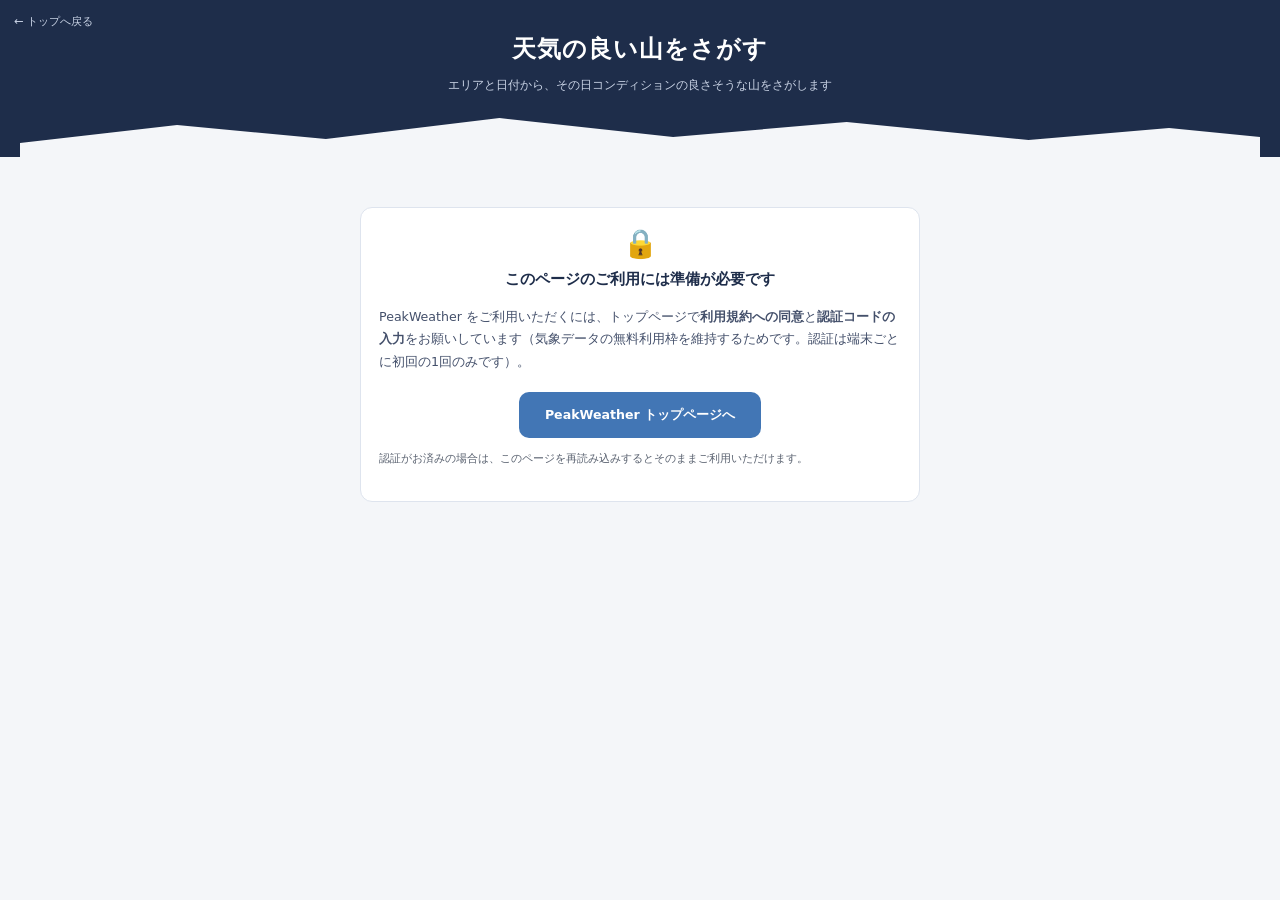
<file: docs/find.html>
<!doctype html>
<html lang="ja">
<head>
<meta charset="utf-8">
<meta name="viewport" content="width=device-width,initial-scale=1,viewport-fit=cover">
<title>天気の良い山をさがす — PeakWeather</title>
<meta name="description" content="エリアと日付を指定すると、その日にコンディションの良さそうな山を晴天度でランキング表示。気になる山をタップするとその山頂・稜線の詳しい気象予報へ。">
<link rel="icon" type="image/png" href="../icons/favicon-32.png">
<!-- ブラウザのUI(アドレスバー)の色も配色に合わせる -->
<meta name="theme-color" media="(prefers-color-scheme:light)" content="#1e2d4a">
<meta name="theme-color" media="(prefers-color-scheme:dark)" content="#101725">
<!-- 配色(明るい配色と、端末が夜モードのときの暗い配色)。色の値はここが唯一の置き場で、
     各ページのスタイル指定は var(--◯◯) しか書かない。?v= は theme.css の --pw-theme-ver と
     同じ値にする(古い版がキャッシュに残ると「画面は新しいのに配色だけ旧版」になる)。
     一致は scripts/check_contrast.py が機械的に見ている。 -->
<link rel="stylesheet" href="../theme.css?v=249">
<!-- 配色の切り替え(自動/ライト/ダーク)。既定は「自動」＝端末(OS)の設定に従う。
     ★ defer を付けず、theme.css の直後で **同期実行** すること。遅らせると
       明るい配色で一度描いてから暗転する(起動時の白い一瞬が戻る)。 -->
<script src="../theme.js?v=249"></script>
<!-- このファイルは scripts/gen_find.py により index.html から自動生成されます。直接編集しないでください
     (直接編集すると次回の再生成で消えます。修正は必ず scripts/gen_find.py 側に入れること) -->
<script src="../gate.js?v=2026b"></script>
<!-- 登山指数 A/B/C の判定ロジック。index.html と共有する唯一の実装。
     ?v= は logic.js の PW_LOGIC_VER と同じ値にする(古い版がキャッシュに残ると
     「画面は新しいのに判定だけ旧版」という気づけない状態になる)。 -->
<script src="../logic.js?v=235"></script>
<!-- 天気の文言・注記の時間帯表現。index.html と共有する唯一の実装。
     ?v= は display.js の PW_DISPLAY_VER と同じ値にする。 -->
<script src="../display.js?v=246"></script>
<!-- Google tag (gtag.js) -->
<script async src="https://www.googletagmanager.com/gtag/js?id=G-B4FYN1EJ2S"></script>
<script>
  window.dataLayer = window.dataLayer || [];
  function gtag(){dataLayer.push(arguments);}
  gtag('js', new Date());

  gtag('config', 'G-B4FYN1EJ2S');
</script>
<!-- このファイルは scripts/gen_find.py により index.html から自動生成されます。直接編集しないでください
     (直接編集すると次回の再生成で消えます。修正は必ず scripts/gen_find.py 側に入れること) -->
<script src="../gate.js?v=2026b"></script>
<!-- 登山指数 A/B/C の判定ロジック。index.html と共有する唯一の実装。
     ?v= は logic.js の PW_LOGIC_VER と同じ値にする(古い版がキャッシュに残ると
     「画面は新しいのに判定だけ旧版」という気づけない状態になる)。 -->
<script src="../logic.js?v=235"></script>
<!-- 天気の文言・注記の時間帯表現。index.html と共有する唯一の実装。
     ?v= は display.js の PW_DISPLAY_VER と同じ値にする。 -->
<script src="../display.js?v=246"></script>
<!-- Google tag (gtag.js) -->
<script async src="https://www.googletagmanager.com/gtag/js?id=G-B4FYN1EJ2S"></script>
<script>
  window.dataLayer = window.dataLayer || [];
  function gtag(){dataLayer.push(arguments);}
  gtag('js', new Date());

  gtag('config', 'G-B4FYN1EJ2S');
</script>
<style>
/* --muted: 補足文字の共通色(index.html と同じ値)。白 6.2:1 / 表の偶数行 5.5:1 /
   ページ背景 5.7:1 でいずれも WCAG AA(4.5:1) を満たす。
   以前の #8a94a8 は 3.05:1、footer の #888 は 3.27:1 で未達だった
   (順位・減点の内訳・日照の * 印は実データなので、薄すぎると読めない) */
/* ★ 色の値をここに書かないこと。全部 theme.css のトークンを var() で参照する。
   ここに :root{--night:…} を書き戻すと theme.css より後に来るため上書きになり、
   **暗い配色が丸ごと効かなくなる**(明るい配色では正常に見えるので気づけない)。 */
*{box-sizing:border-box}
body{margin:0;background:var(--bg);color:var(--text);
  font-family:"Hiragino Kaku Gothic ProN","Yu Gothic UI","Meiryo",system-ui,sans-serif;
  font-size:14px;line-height:1.6}

header{background:var(--night);color:var(--on-night);text-align:center;padding:30px 20px 0;position:relative}
header .back{position:absolute;left:14px;top:12px;color:var(--on-night-2);font-size:.82em;text-decoration:none}
header .back:hover{color:var(--on-night)}
header h1{margin:0;font-size:1.45em;font-weight:800;letter-spacing:.04em}
header .sub{margin:8px 0 0;font-size:.85em;color:var(--on-night-2)}
.ridge{display:block;width:100%;height:44px;margin-top:18px}
/* 山稜の切り抜きは「ヘッダの下の地面」なので、地の色に追従させる。
   SVG の fill="#f4f6f9" は theme.css が読めなかったときの控えで、通常はこちらが勝つ
   (これが無いと、暗い配色でヘッダの下に明るい帯が1本残る)。 */
.ridge path{fill:var(--bg)}

main{max-width:860px;margin:0 auto;padding:18px 14px 8px}

.searchcard{background:var(--surface);border-radius:14px;padding:14px 16px;
  box-shadow:0 2px 12px var(--shadow)}
.searchcard .row{display:flex;flex-wrap:wrap;gap:12px}
/* min-width:0 は flex 子要素のデフォルト(auto)を無効にして親幅を尊重させる */
.searchcard label{display:flex;flex-direction:column;gap:5px;font-size:.82em;font-weight:600;color:var(--muted);flex:1 1 150px;min-width:0}
.searchcard select,.searchcard input{font-size:16px;padding:11px 12px;border:1.5px solid var(--field);border-radius:10px;
  background:var(--surface);width:100%;max-width:100%;min-width:0;font-family:inherit}
.searchcard select:focus,.searchcard input:focus{outline:2px solid var(--night);outline-offset:1px}
.searchcard .go{margin-top:12px;width:100%;background:var(--btn);color:var(--on-night);border:0;border-radius:10px;
  padding:13px;font-size:1.02em;font-weight:700;font-family:inherit;cursor:pointer}
.searchcard .go:hover{background:var(--btn)}
.searchcard .go:disabled{background:var(--btn-off);cursor:default}
.hint{margin:10px 0 0;font-size:.8em;color:var(--muted)}

#status{margin:14px 0 0;font-size:.9em;font-weight:600;min-height:1.2em}
#status.err{color:var(--bad-fg)}

.notice{background:var(--surface-3);border-left:5px solid var(--rule);color:var(--head-2);padding:10px 12px;
  border-radius:0 6px 6px 0;margin:16px 0;font-size:.86em}
.notice a{color:var(--link)}

/* .tbl 自身をスクロールコンテナ(max-height + overflow)にして、内部の th{position:sticky} が
   ページ縦スクロールではなく .tbl 内スクロールで効くようにする(index.htmlと同じ方式)。
   overflow-x:auto だけだと position:sticky はページ全体に対しては効かない。 */
.tbl{max-height:75vh;overflow:auto;-webkit-overflow-scrolling:touch;overscroll-behavior:contain;margin:10px 0 4px}
/* 横スクロールの手がかり(index.html と同じ方式)。実測(375px)でこの表は 509px あり、
   稜線風・降水確率・降水量が画面外に出る。手がかりが無いとそもそも横に送られない。
   ★ 背景グラデーション方式は使えない: td が不透明(#fff / 偶数行)なのでセルに隠れる。
     mask で描画結果ごとフェードさせる。sticky(ヘッダ行・左2列)は壊れないことを実測で確認済み。 */
.tbl.xscroll{-webkit-mask-image:linear-gradient(to right,#000 calc(100% - 28px),transparent);
  mask-image:linear-gradient(to right,#000 calc(100% - 28px),transparent)}
.tbl.xscroll.at-end{-webkit-mask-image:none;mask-image:none}
table{border-collapse:collapse;width:100%}
/* ヘッダはページ縦スクロール時に画面上端に固定し、どの列を見ているか分かるようにする(index.htmlと同じ挙動) */
th{background:var(--slate);color:var(--on-night);padding:6px 8px;font-weight:600;font-size:.86em;white-space:nowrap;position:sticky;top:0;z-index:2}
td{padding:8px;border-bottom:1px solid var(--line);text-align:center;background:var(--surface);white-space:nowrap}
/* 数値だけの列(日照・気温・稜線風・降水確率・降水量)は右揃え+tabular-numsで桁を揃える。
   見出し(th)も同じ寄せにして、値と見出しがずれないようにする。 */
th.num,td.num{text-align:right;font-variant-numeric:tabular-nums}
tr:nth-child(even) td{background:var(--surface-2)}
/* 山名列: max-width を超える極端に長い山名(カムイエクウチカウシヤマ 等)は改行を許容する。
   word-break:keep-all を外し、overflow-wrap:anywhere で任意位置で折り返せるようにする。
   短い山名は max-width に収まるため改行されない。td共通の white-space:nowrap は normal に戻す。 */
td.nm{text-align:left;white-space:normal;min-width:6em;max-width:11em;overflow-wrap:anywhere;line-break:anywhere}
/* 山名セル内の右端にスコアを配置(山名の脇に常に見える)。山名が2行になっても位置がブレないよう
   align-items:flex-start にして「常に1行目の高さの右上」に固定する。 */
td.nm .nmrow{display:flex;justify-content:space-between;align-items:flex-start;gap:6px}
td.nm .scb{font-weight:800;font-size:1.05em;font-variant-numeric:tabular-nums;flex-shrink:0;line-height:1.2}
/* スコアの色は A/B/C ランクに合わせて色分け (find-score.html の閾値と一致):
   A(70-100)=緑 / B(45-69)=橙 / C(0-44)=赤。視認性重視で濃いめの色を選ぶ。 */
/* 正式指数 A/B/C のバッジ。index.html の .b-a/.b-b/.b-c と同じ配色にして、
   詳細ページと同じ意味の値だと分かるようにする。 */
.abc{display:inline-block;min-width:1.5em;text-align:center;border-radius:4px;
     padding:1px 4px;font-weight:800;font-size:.9em}
.abc-a{background:var(--ok-bg);color:var(--ok-fg)}
.abc-b{background:var(--warn-bg);color:var(--warn-fg)}
.abc-c{background:var(--bad-bg);color:var(--bad-fg)}
.abcr{display:block;font-size:.72em;color:var(--bad-fg);font-weight:700;margin-top:2px;white-space:nowrap}
/* 一覧の初期表示を上位FIND_HEAD件に畳む開閉ボタン(index.htmlのwk-toggleと同じ考え方) */
.find-more[hidden]{display:none}
.find-toggle{width:100%;padding:9px;font-size:.92em;font-weight:600;border-radius:10px;
  margin:2px 0 14px;background:var(--surface);color:var(--link);border:1.5px solid var(--line)}
.find-toggle:hover{background:var(--surface-4)}
.find-toggle::after{content:"▾";margin-left:6px;display:inline-block;transition:transform .15s}
.find-toggle[aria-expanded="true"]::after{transform:rotate(180deg)}
td.nm .scb.rank-a{color:var(--ok-fg)}
td.nm .scb.rank-b{color:var(--warn-fg)}
td.nm .scb.rank-c{color:var(--bad-fg)}
/* スマホで横スクロール時にどの山を見ているか分かるよう、ランク列(#)と山名列を左端に固定する
   (index.htmlの日付列 sticky-left と同じ考え方)。ランク列を固定幅にして山名列の left オフセット
   を予測可能にした。角の交差セル(th)は元々 z-index:2、tdは z-index:1 で thの下に潜る。 */
th:first-child,td.rank{width:34px;min-width:34px;max-width:34px;padding-left:6px;padding-right:6px}
th:first-child,td.rank{position:sticky;left:0}
th:nth-child(2),td.nm{position:sticky;left:34px}
td.rank,td.nm{z-index:1}
/* sticky-left の角セル(th)は sticky-top の他ヘッダ(z-index:2)より前面に置き、
   横スクロール時に天気以降の列ヘッダが山名/ランク列の下に潜るようにする(index.htmlと同方式)。 */
th:first-child,th:nth-child(2){z-index:3}
/* 偶数行の背景色が透けないよう明示 (sticky で親の背景が引き継がれないため) */
tr:nth-child(even) td.rank,tr:nth-child(even) td.nm{background:var(--surface-2)}
/* 指数Cの行は背景色で警告する(スコア順位に関わらず要注意〜不適であることに気づけるように)。
   td個別に背景を敷く tr:nth-child(even) td / sticky列の背景指定と同じ specificity になるよう
   td.rank/td.nm も明示し、上記2つのルールより後方に置くことで確実に上書きする */
tr.row-c td{background:var(--bad-bg)}
tr.row-c td.rank,tr.row-c td.nm{background:var(--bad-bg)}
/* 山名列の右端に境界線 (横スクロール時に固定範囲の右端が視認しやすい) */
th:nth-child(2),td.nm{box-shadow:inset -1px 0 0 var(--line)}
td.nm a{color:var(--link);font-weight:700;text-decoration:none}
td.nm a:hover{text-decoration:underline}
td.nm small{display:block;color:var(--muted);font-size:.82em;font-weight:400}
/* スコアの減点内訳。スコアの数字だけでは「何で引かれたか」が分からず、隣の列を突き合わせる
   必要があった。県・標高の行より一段弱い色にして、山名の読み取りを邪魔しないようにする。 */
/* ★ 縞の上でも AA(4.5:1) を保つこと。以前の #a2708a は白 4.02 / 縞 3.55 で未達だった。
   --muted(県・標高)より一段弱く見えることが区別の要なので、--muted には潰さず同系を暗くする
   (#8f5a78 は 白 5.38 / 縞 4.76、--muted の 6.15 / 5.43 より弱い) */
td.nm small.brk{color:var(--muted-2);font-size:.78em;letter-spacing:.02em}
/* 行全体をクリック可能に(index.htmlの見通し表の行ジャンプと挙動を統一)。
   tr自体にはtabindexを付けない: 山名の<a>が既にキーボードでフォーカスできる本物のリンクで、
   行にも付けると同じ行でTab停止が2回になってしまう(マウス/タッチだけの利便性強化)。
   sticky列(td.rank/td.nm)は個別の背景色指定があるため明示的に上書きする */
tr[data-href]{cursor:pointer}
tr[data-href]:hover td,tr[data-href]:hover td.rank,tr[data-href]:hover td.nm{background:var(--hover)}
/* 結果ブロックの見出しと注記 (メイン表 / 足切り表を分ける) */
h3.results-h{margin:18px 0 4px;font-size:1em;color:var(--head);font-weight:700}
h3.results-h.caution{color:var(--warn-fg)}
h3.results-h .rcount{color:var(--muted);font-weight:500;font-size:.9em;margin-left:6px}
.rnote{margin:4px 0 0;font-size:.82em;color:var(--muted)}
.rnote.caution{color:var(--warn-fg);background:var(--warn-bg);border-left:4px solid var(--off-line);padding:6px 10px;border-radius:0 4px 4px 0}
.rnote a{color:var(--link)}
/* 表の下に置く「各列の意味」凡例。ユーザーが「気温が2つあるが説明がない」等で
   迷わないよう、列ごとの意味と単位・対象時間帯を短い1行で列挙する。
   ★ 既定で畳む。実測(375px)でこの凡例は 631px あり、表(509px)より背が高かった。
     毎回読むものではないので、開きたい人だけ開く形にする(index.html の「表の見方」と同じ)。 */
.legend{background:var(--surface);border:1px solid var(--line);border-radius:8px;margin:14px 0 6px;font-size:.85em;color:var(--head-2)}
.legend>summary{cursor:pointer;padding:10px 14px;font-size:.95em;color:var(--head);
  font-weight:700;user-select:none}
.legend .tbody{padding:0 14px 12px}
.legend dl{margin:0;display:grid;grid-template-columns:auto 1fr;gap:4px 10px}
.legend dt{font-weight:700;color:var(--head);white-space:nowrap}
.legend dd{margin:0}
.legend .rk{display:inline-block;padding:1px 7px;border-radius:10px;font-weight:700;font-size:.85em;margin-right:4px}
.legend .rk-a{background:var(--ok-bg);color:var(--ok-fg)}
.legend .rk-b{background:var(--warn-bg);color:var(--warn-fg)}
.legend .rk-c{background:var(--bad-bg);color:var(--bad-fg)}
/* 足切り表: 見出し帯をオレンジ系にして通常表と視覚的に差別化 */
.tbl.caution table th{background:var(--off-line)}
td.reason{color:var(--warn-fg);font-weight:700;font-size:.85em;white-space:nowrap;text-align:left}
/* 天気アイコン: index.html と同じSVG(#wx-sun 等)を参照。emoji のOS依存表示ズレを回避 */
.wxico{width:1.9em;height:1.9em;display:block;margin:0 auto 2px}
.wxlbl{color:var(--muted);font-size:.82em}
/* 代表天気から降格した短時間の降水の注記 (index.html の .wxnote と同趣旨。表幅が狭いので一段小さく) */
.wxnote{display:block;font-size:.72em;color:var(--muted);margin-top:2px;line-height:1.25}
/* 日照が気象庁モデル外(別モデルで補完)であることの印。数値の読み取りを邪魔しない小さな * にする */
td.num .altm{color:var(--muted);font-weight:700;margin-left:1px}
.num{font-variant-numeric:tabular-nums}
.rank{color:var(--muted);font-variant-numeric:tabular-nums}

footer{color:var(--muted);font-size:.82em;margin-top:26px;border-top:1px solid var(--line);padding-top:10px;padding-bottom:16px}
footer a{color:var(--link)}

#totop{position:fixed;right:16px;bottom:max(16px,env(safe-area-inset-bottom));z-index:30;
  opacity:0;transform:translateX(100%);transition:all .2s;pointer-events:none;
  background:var(--glass);color:var(--head);border:0;border-radius:100px;
  padding:10px;cursor:pointer;font-weight:600;font-size:.82em}
#totop.show{opacity:1;transform:none;pointer-events:auto}
#totop:hover{background:var(--glass-hover)}
#totop .mk{width:20px;height:14px;display:block;margin:0 auto}

/* 「動きを減らす」設定の端末では動きを止める。自動で流れる画面や滑り込む要素は、
   前庭障害のある人には症状の引き金になる。JS のスクロールは scrollBehavior() 側で見る */
@media(prefers-reduced-motion:reduce){
  .find-toggle::after,#totop{transition:none}
}

@media(min-width:700px){
  header h1{font-size:1.7em}
  main{padding:24px 24px 12px}
}
</style>
</head>
<body>

<!-- 天気アイコン(index.html と共通のSVGシンボル)。晴=橙/雲=灰/雨=青/雪=水色/雷=橙 -->
<svg width="0" height="0" style="position:absolute" aria-hidden="true">
  <symbol id="wx-sun" viewBox="0 0 24 24" fill="none" stroke="#f5a623" stroke-width="2" stroke-linecap="round" stroke-linejoin="round">
    <circle cx="12" cy="12" r="4.2" fill="#f5a623" stroke="none"/>
    <path d="M12 2v2.6M12 19.4V22M2 12h2.6M19.4 12H22M4.6 4.6l1.8 1.8M17.6 17.6l1.8 1.8M19.4 4.6l-1.8 1.8M6.4 17.6l-1.8 1.8"/>
  </symbol>
  <symbol id="wx-cloud" viewBox="0 0 24 24" fill="none" stroke="#8b93a3" stroke-width="2" stroke-linecap="round" stroke-linejoin="round">
    <path d="M7.5 18.5h8.6a3.9 3.9 0 0 0 .4-7.78 5.6 5.6 0 0 0-10.75-1.35A3.85 3.85 0 0 0 7.5 18.5Z"/>
  </symbol>
  <symbol id="wx-suncloud" viewBox="0 0 24 24" fill="none" stroke-width="2" stroke-linecap="round" stroke-linejoin="round">
    <circle cx="8" cy="8.5" r="3" fill="#f5a623" stroke="none"/>
    <path d="M8 2.6v1.8M8 12.6v1.8M2.4 8.5h1.8M11.8 8.5h1.8M4.1 4.6l1.3 1.3M10.6 11.1l1.3 1.3M11.9 4.6l-1.3 1.3M5.4 11.1l-1.3 1.3" stroke="#f5a623"/>
    <path d="M11.5 20.5h7.7a3.5 3.5 0 0 0 .36-6.98 5 5 0 0 0-9.6-1.2A3.45 3.45 0 0 0 11.5 20.5Z" stroke="#8b93a3"/>
  </symbol>
  <symbol id="wx-fog" viewBox="0 0 24 24" fill="none" stroke-width="2" stroke-linecap="round" stroke-linejoin="round">
    <path d="M7.3 13.5h8.6a3.9 3.9 0 0 0 .4-7.78A5.6 5.6 0 0 0 5.55 4.37 3.85 3.85 0 0 0 7.3 13.5Z" stroke="#8b93a3"/>
    <path d="M5 18h9M8 21.3h8" stroke="#aab2c0"/>
  </symbol>
  <symbol id="wx-rain" viewBox="0 0 24 24" fill="none" stroke-width="2" stroke-linecap="round" stroke-linejoin="round">
    <path d="M7.3 14.5h8.6a3.9 3.9 0 0 0 .4-7.78A5.6 5.6 0 0 0 5.55 5.37 3.85 3.85 0 0 0 7.3 14.5Z" stroke="#8b93a3"/>
    <path d="M8.5 17.5 7 21M12.5 17.5 11 21M16.5 17.5 15 21" stroke="#3f83d6"/>
  </symbol>
  <symbol id="wx-snow" viewBox="0 0 24 24" fill="none" stroke-width="2" stroke-linecap="round" stroke-linejoin="round">
    <path d="M7.3 14.5h8.6a3.9 3.9 0 0 0 .4-7.78A5.6 5.6 0 0 0 5.55 5.37 3.85 3.85 0 0 0 7.3 14.5Z" stroke="#8b93a3"/>
    <g fill="#4aa5e0" stroke="none"><circle cx="8.5" cy="18.6" r="1.05"/><circle cx="12" cy="20.4" r="1.05"/><circle cx="15.5" cy="18.6" r="1.05"/></g>
  </symbol>
  <symbol id="wx-thunder" viewBox="0 0 24 24" fill="none" stroke-width="2" stroke-linecap="round" stroke-linejoin="round">
    <path d="M7.3 13.5h8.6a3.9 3.9 0 0 0 .4-7.78A5.6 5.6 0 0 0 5.55 4.37 3.85 3.85 0 0 0 7.3 13.5Z" stroke="#8b93a3"/>
    <path d="M12.5 15.5 9.5 20h3l-1 3" stroke="#f5a623"/>
  </symbol>
  <symbol id="mkico" viewBox="0 0 76 52">
    <path d="M4 48 L28 8 L40 27 L50 14 L72 48 Z" fill="none" stroke="currentColor" stroke-width="7" stroke-linejoin="round"/>
    <path d="M21.5 19 L28 8 L34.5 19 L31.2 15.6 L28 19.6 L24.8 15.6 Z" fill="currentColor"/>
    <path d="M45.8 20.5 L50 14 L54.2 20.5 L52 18.2 L50 20.8 L48 18.2 Z" fill="currentColor"/>
  </symbol>
</svg>

<header>
  <a class="back" href="../index.html">← トップへ戻る</a>
  <h1>天気の良い山をさがす</h1>
  <p class="sub">エリアと日付から、その日コンディションの良さそうな山をさがします</p>
  <svg class="ridge" viewBox="0 0 750 44" preserveAspectRatio="none" aria-hidden="true">
    <path d="M0 44 L0 30 L95 12 L185 26 L290 5 L395 24 L500 9 L610 27 L695 15 L750 24 L750 44 Z" fill="#f4f6f9"/>
  </svg>
</header>

<main>

<!-- autocomplete="off" は必須。付けないとブラウザがリロード/復帰のたびに前回の選択を
     こちらの初期化より後に復元してきて、「新しく開いたら初期状態」という方針が崩れる
     (実測: Chrome。都道府県だけ前回の県が残り、検索ボタンは無効のままで表示が食い違う)。 -->
<div class="searchcard">
  <div class="row">
    <label>エリア
      <select id="region" autocomplete="off"></select>
    </label>
    <label>都道府県
      <select id="pref" autocomplete="off"><option value="">すべて</option></select>
    </label>
    <label>日付
      <select id="date" autocomplete="off"></select>
    </label>
    <label>標高
      <select id="elev" autocomplete="off">
        <option value="">すべて</option>
        <option value="-1000">〜1000m</option>
        <option value="1000-2000">1000〜2000m</option>
        <option value="2000-2500">2000〜2500m</option>
        <option value="2500-">2500m〜</option>
      </select>
    </label>
  </div>
  <button class="go" id="go">この条件でさがす</button>
  <p class="hint" id="hint"></p>
</div>

<p id="status"></p>

<div class="notice">
この一覧は<b>晴天度を最重視した「ざっくり比較用」の簡易スコア</b>です
(<a href="find-score.html">スコアの計算方法</a>)。
実際に登る前に、気になる山をタップして<b>正式な登山指数A/B/C・稜線の風・時間帯別</b>の詳しい予報を必ず確認してください。
</div>

<div id="results"></div>

<footer>
<div class="pw-theme" id="themeui"></div>

<a href="../index.html">← PeakWeather トップへ戻る</a> /
<a href="mountains.html">対応している山の一覧</a>
</footer>

</main>

<!-- 「上に戻る」は <main> の外に置く。gate.js の pwGuardPage() は未認証時に main.innerHTML を
     案内文で丸ごと差し替えるため、中に入れておくとボタンが消え、下の初期化 IIFE が
     null 参照で毎回落ちる(未認証・file:// 直開き・gate.js が404 の fail-closed すべてで発生)。
     position:fixed なので main の外でも見た目は変わらない。 -->
<button id="totop" type="button" aria-label="ページ上部へ戻る"><svg class="mk" aria-hidden="true"><use href="#mkico"/></svg></button>

<script>
"use strict";
// 「動きを減らす」設定の端末では瞬時に移動する(index.html と同じ判断)。
// ★ ここを通さない scrollIntoView / scrollTo を増やさないこと(1つ漏れるとそこだけ流れる)。
const scrollBehavior=()=>matchMedia("(prefers-reduced-motion:reduce)").matches?"auto":"smooth";
(function(){
  // 規約同意・認証コードが済んでいなければ、ここで打ち切って案内に差し替える。
  // このページは Open-Meteo を最大50地点×N回まとめて叩くため、
  // 未認証のまま素通しにすると認証ゲートが守っている無料利用枠が最も削られる。
  // 以降のセレクタ生成・検索・前回条件の自動復元は一切実行しない。
  //
  // gate.js 自体が読めなかった場合(404・通信断・ブロッカー)も素通しさせない。
  // ここで止めないと、検索カードのHTMLだけが残って「認証なしで開けた」ように見えてしまう。
  // 認証定数は複製せず「判定できない = 通さない」で倒す(定数の置き場は gate.js のみ)。
  // 判定ロジック(logic.js)が読めていない場合も同じ扱いにする。正式指数もスコアも
  // 計算できないので、無言で「指数の列だけ空の表」を出させない。
  if(typeof pwGuardPage!=="function"||typeof blockIndex!=="function"){
    document.querySelector("main").innerHTML=
      '<div style="max-width:560px;margin:26px auto;padding:22px 18px;background:var(--surface,#fff);'+
      'border:1px solid var(--line,#dee4ee);border-radius:12px;text-align:center;line-height:1.8">'+
      '<p style="margin:0 0 12px;color:var(--head-2,#44506b)">ページの読み込みに失敗しました。'+
      'お手数ですが、トップページから開き直してください。</p>'+
      '<a href="../index.html" style="display:inline-block;padding:12px 26px;background:var(--btn,#4276b5);'+
      'color:var(--on-night,#fff);border-radius:10px;font-weight:700;text-decoration:none">PeakWeather トップページへ</a></div>';
    return;
  }
  if(!pwGuardPage())return;

  var MOUNTAINS=[{"n":"利尻岳","pref":"北海道","reg":"北海道","lat":45.18042,"lon":141.24138,"el":1721},{"n":"羅臼岳","pref":"北海道","reg":"北海道","lat":44.07568,"lon":145.12224,"el":1661},{"n":"斜里岳","pref":"北海道","reg":"北海道","lat":43.76567,"lon":144.71776,"el":1547},{"n":"雌阿寒岳","pref":"北海道","reg":"北海道","lat":43.3865,"lon":144.00909,"el":1499},{"n":"大雪山(旭岳)","pref":"北海道","reg":"北海道","lat":43.66354,"lon":142.85413,"el":2291},{"n":"トムラウシ山","pref":"北海道","reg":"北海道","lat":43.52714,"lon":142.84858,"el":2141},{"n":"十勝岳","pref":"北海道","reg":"北海道","lat":43.41784,"lon":142.6863,"el":2077},{"n":"幌尻岳","pref":"北海道","reg":"北海道","lat":42.71936,"lon":142.68286,"el":2052},{"n":"羊蹄山","pref":"北海道","reg":"北海道","lat":42.8266,"lon":140.81147,"el":1898},{"n":"岩木山","pref":"青森県","reg":"東北","lat":40.6559,"lon":140.30303,"el":1625},{"n":"八甲田山","pref":"青森県","reg":"東北","lat":40.65893,"lon":140.87721,"el":1585},{"n":"八幡平","pref":"岩手県・秋田県","reg":"東北","lat":39.95597,"lon":140.85498,"el":1613},{"n":"岩手山","pref":"岩手県","reg":"東北","lat":39.85258,"lon":141.00114,"el":2038},{"n":"早池峰山","pref":"岩手県","reg":"東北","lat":39.55835,"lon":141.48899,"el":1917},{"n":"鳥海山","pref":"山形県・秋田県","reg":"東北","lat":39.09939,"lon":140.04886,"el":2236},{"n":"月山","pref":"山形県","reg":"東北","lat":38.54556,"lon":140.02695,"el":1984},{"n":"大朝日岳","pref":"山形県","reg":"東北","lat":38.26057,"lon":139.92225,"el":1871},{"n":"蔵王山(熊野岳)","pref":"山形県・宮城県","reg":"東北","lat":38.14396,"lon":140.43984,"el":1841},{"n":"飯豊山","pref":"福島県・山形県・新潟県","reg":"東北","lat":37.85486,"lon":139.70711,"el":2105},{"n":"西吾妻山","pref":"福島県・山形県","reg":"東北","lat":37.73815,"lon":140.14078,"el":2035},{"n":"安達太良山","pref":"福島県","reg":"東北","lat":37.62113,"lon":140.28786,"el":1700},{"n":"磐梯山","pref":"福島県","reg":"東北","lat":37.60098,"lon":140.07226,"el":1816},{"n":"会津駒ヶ岳","pref":"福島県","reg":"東北","lat":37.04682,"lon":139.3539,"el":2133},{"n":"那須岳(茶臼岳)","pref":"栃木県","reg":"関東","lat":37.12484,"lon":139.96313,"el":1915},{"n":"越後駒ヶ岳","pref":"新潟県","reg":"甲信越","lat":37.12361,"lon":139.07528,"el":2003},{"n":"平ヶ岳","pref":"新潟県・群馬県","reg":"甲信越","lat":37.00312,"lon":139.17223,"el":2141},{"n":"巻機山","pref":"新潟県","reg":"甲信越","lat":36.97855,"lon":138.96441,"el":1967},{"n":"燧ヶ岳","pref":"福島県","reg":"東北","lat":36.95507,"lon":139.28531,"el":2356},{"n":"至仏山","pref":"群馬県","reg":"関東","lat":36.9035,"lon":139.17322,"el":2228},{"n":"谷川岳","pref":"群馬県・新潟県","reg":"関東","lat":36.83718,"lon":138.93017,"el":1977},{"n":"雨飾山","pref":"新潟県・長野県","reg":"甲信越","lat":36.90211,"lon":137.96259,"el":1963},{"n":"苗場山","pref":"新潟県・長野県","reg":"甲信越","lat":36.84599,"lon":138.69034,"el":2145},{"n":"妙高山","pref":"新潟県","reg":"甲信越","lat":36.89275,"lon":138.1132,"el":2454},{"n":"火打山","pref":"新潟県","reg":"甲信越","lat":36.92268,"lon":138.06812,"el":2462},{"n":"高妻山","pref":"新潟県・長野県","reg":"甲信越","lat":36.79998,"lon":138.05192,"el":2353},{"n":"男体山","pref":"栃木県","reg":"関東","lat":36.76515,"lon":139.4908,"el":2486},{"n":"皇海山","pref":"栃木県・群馬県","reg":"関東","lat":36.68988,"lon":139.33692,"el":2144},{"n":"武尊山","pref":"群馬県","reg":"関東","lat":36.80521,"lon":139.1326,"el":2158},{"n":"赤城山(黒檜山)","pref":"群馬県","reg":"関東","lat":36.56034,"lon":139.1933,"el":1828},{"n":"四阿山","pref":"群馬県・長野県","reg":"関東","lat":36.54155,"lon":138.41254,"el":2354},{"n":"浅間山","pref":"群馬県・長野県","reg":"関東","lat":36.40657,"lon":138.52293,"el":2568},{"n":"筑波山","pref":"茨城県","reg":"関東","lat":36.22541,"lon":140.1068,"el":877},{"n":"白馬岳","pref":"長野県・富山県","reg":"甲信越","lat":36.75852,"lon":137.75848,"el":2932},{"n":"鹿島槍ヶ岳","pref":"長野県・富山県","reg":"甲信越","lat":36.62452,"lon":137.74697,"el":2889},{"n":"剱岳","pref":"富山県","reg":"北陸","lat":36.62334,"lon":137.6172,"el":2999},{"n":"立山","pref":"富山県","reg":"北陸","lat":36.57594,"lon":137.61977,"el":3015},{"n":"薬師岳","pref":"富山県","reg":"北陸","lat":36.46886,"lon":137.54479,"el":2926},{"n":"黒部五郎岳","pref":"富山県・岐阜県","reg":"北陸","lat":36.39257,"lon":137.5399,"el":2840},{"n":"水晶岳","pref":"富山県","reg":"北陸","lat":36.42714,"lon":137.60249,"el":2986},{"n":"鷲羽岳","pref":"長野県・富山県","reg":"甲信越","lat":36.40302,"lon":137.60546,"el":2924},{"n":"槍ヶ岳","pref":"長野県・岐阜県","reg":"甲信越","lat":36.34207,"lon":137.64771,"el":3180},{"n":"奥穂高岳","pref":"長野県・岐阜県","reg":"甲信越","lat":36.28922,"lon":137.64798,"el":3190},{"n":"常念岳","pref":"長野県","reg":"甲信越","lat":36.3255,"lon":137.72764,"el":2857},{"n":"笠ヶ岳","pref":"岐阜県","reg":"東海","lat":36.31547,"lon":137.55035,"el":2898},{"n":"焼岳","pref":"長野県・岐阜県","reg":"甲信越","lat":36.22695,"lon":137.5871,"el":2455},{"n":"乗鞍岳","pref":"長野県・岐阜県","reg":"甲信越","lat":36.1065,"lon":137.55359,"el":3026},{"n":"御嶽山","pref":"長野県・岐阜県","reg":"甲信越","lat":35.89305,"lon":137.48055,"el":3067},{"n":"美ヶ原(王ヶ頭)","pref":"長野県","reg":"甲信越","lat":36.22582,"lon":138.10742,"el":2034},{"n":"霧ヶ峰(車山)","pref":"長野県","reg":"甲信越","lat":36.10295,"lon":138.19666,"el":1925},{"n":"蓼科山","pref":"長野県","reg":"甲信越","lat":36.10373,"lon":138.29503,"el":2531},{"n":"赤岳(八ヶ岳)","pref":"長野県・山梨県","reg":"甲信越","lat":35.97089,"lon":138.37021,"el":2899},{"n":"両神山","pref":"埼玉県","reg":"関東","lat":36.02338,"lon":138.84121,"el":1723},{"n":"雲取山","pref":"東京都・埼玉県・山梨県","reg":"関東","lat":35.85558,"lon":138.94393,"el":2017},{"n":"甲武信ヶ岳","pref":"埼玉県・山梨県・長野県","reg":"関東","lat":35.90913,"lon":138.72887,"el":2475},{"n":"金峰山","pref":"山梨県・長野県","reg":"甲信越","lat":35.87152,"lon":138.62537,"el":2599},{"n":"瑞牆山","pref":"山梨県","reg":"甲信越","lat":35.89347,"lon":138.59209,"el":2230},{"n":"大菩薩嶺","pref":"山梨県","reg":"甲信越","lat":35.74871,"lon":138.84548,"el":2057},{"n":"丹沢山","pref":"神奈川県","reg":"関東","lat":35.47436,"lon":139.16263,"el":1567},{"n":"富士山","pref":"山梨県・静岡県","reg":"甲信越","lat":35.3606,"lon":138.7274,"el":3776},{"n":"天城山(万三郎岳)","pref":"静岡県","reg":"東海","lat":34.86278,"lon":139.00175,"el":1406},{"n":"木曽駒ヶ岳","pref":"長野県","reg":"甲信越","lat":35.78983,"lon":137.80417,"el":2956},{"n":"空木岳","pref":"長野県","reg":"甲信越","lat":35.71905,"lon":137.81712,"el":2864},{"n":"恵那山","pref":"長野県・岐阜県","reg":"甲信越","lat":35.44307,"lon":137.59792,"el":2191},{"n":"甲斐駒ヶ岳","pref":"山梨県・長野県","reg":"甲信越","lat":35.7578,"lon":138.2365,"el":2967},{"n":"仙丈ヶ岳","pref":"長野県・山梨県","reg":"甲信越","lat":35.72012,"lon":138.18359,"el":3033},{"n":"鳳凰山(観音岳)","pref":"山梨県","reg":"甲信越","lat":35.70181,"lon":138.3047,"el":2841},{"n":"北岳","pref":"山梨県","reg":"甲信越","lat":35.67456,"lon":138.23878,"el":3193},{"n":"間ノ岳","pref":"山梨県・静岡県","reg":"甲信越","lat":35.64602,"lon":138.22849,"el":3190},{"n":"塩見岳","pref":"長野県・静岡県","reg":"甲信越","lat":35.57315,"lon":138.18364,"el":3052},{"n":"悪沢岳","pref":"静岡県","reg":"東海","lat":35.501,"lon":138.183,"el":3141},{"n":"赤石岳","pref":"長野県・静岡県","reg":"甲信越","lat":35.46117,"lon":138.1574,"el":3121},{"n":"聖岳","pref":"長野県・静岡県","reg":"甲信越","lat":35.42252,"lon":138.13964,"el":3013},{"n":"光岳","pref":"長野県・静岡県","reg":"甲信越","lat":35.33818,"lon":138.0838,"el":2591},{"n":"白山","pref":"石川県・岐阜県","reg":"北陸","lat":36.15503,"lon":136.7715,"el":2702},{"n":"荒島岳","pref":"福井県","reg":"北陸","lat":35.93432,"lon":136.60132,"el":1523},{"n":"伊吹山","pref":"滋賀県・岐阜県","reg":"近畿","lat":35.41786,"lon":136.40632,"el":1377},{"n":"大台ヶ原山","pref":"奈良県・三重県","reg":"近畿","lat":34.18522,"lon":136.10923,"el":1695},{"n":"八経ヶ岳(大峰山)","pref":"奈良県","reg":"近畿","lat":34.17358,"lon":135.90754,"el":1915},{"n":"大山(伯耆)","pref":"鳥取県","reg":"中国・四国","lat":35.37117,"lon":133.54633,"el":1729},{"n":"剣山","pref":"徳島県","reg":"中国・四国","lat":33.85361,"lon":134.09423,"el":1955},{"n":"石鎚山","pref":"愛媛県","reg":"中国・四国","lat":33.76698,"lon":133.1158,"el":1982},{"n":"九重山(中岳)","pref":"大分県","reg":"九州・沖縄","lat":33.08216,"lon":131.24088,"el":1791},{"n":"祖母山","pref":"大分県・宮崎県","reg":"九州・沖縄","lat":32.8281,"lon":131.34695,"el":1756},{"n":"阿蘇山(高岳)","pref":"熊本県","reg":"九州・沖縄","lat":32.88437,"lon":131.1039,"el":1592},{"n":"霧島山(韓国岳)","pref":"宮崎県・鹿児島県","reg":"九州・沖縄","lat":31.93419,"lon":130.86163,"el":1700},{"n":"開聞岳","pref":"鹿児島県","reg":"九州・沖縄","lat":31.18014,"lon":130.52838,"el":924},{"n":"宮之浦岳","pref":"鹿児島県","reg":"九州・沖縄","lat":30.33608,"lon":130.50411,"el":1936},{"n":"燕岳","pref":"長野県","reg":"甲信越","lat":36.40674,"lon":137.71275,"el":2763},{"n":"大天井岳","pref":"長野県","reg":"甲信越","lat":36.36499,"lon":137.70111,"el":2922},{"n":"蝶ヶ岳","pref":"長野県","reg":"甲信越","lat":36.28748,"lon":137.72614,"el":2677},{"n":"唐松岳","pref":"長野県・富山県","reg":"甲信越","lat":36.68717,"lon":137.75464,"el":2696},{"n":"爺ヶ岳","pref":"長野県・富山県","reg":"甲信越","lat":36.58841,"lon":137.75082,"el":2670},{"n":"針ノ木岳","pref":"長野県・富山県","reg":"甲信越","lat":36.53808,"lon":137.68447,"el":2821},{"n":"西穂高岳","pref":"長野県・岐阜県","reg":"甲信越","lat":36.27905,"lon":137.62904,"el":2909},{"n":"前穂高岳","pref":"長野県","reg":"甲信越","lat":36.282,"lon":137.6605,"el":3090},{"n":"北穂高岳","pref":"長野県・岐阜県","reg":"甲信越","lat":36.30256,"lon":137.65195,"el":3106},{"n":"双六岳","pref":"長野県・岐阜県","reg":"甲信越","lat":36.37188,"lon":137.58712,"el":2860},{"n":"三俣蓮華岳","pref":"長野県・富山県・岐阜県","reg":"甲信越","lat":36.39001,"lon":137.58768,"el":2841},{"n":"野口五郎岳","pref":"長野県・富山県","reg":"甲信越","lat":36.4327,"lon":137.63783,"el":2924},{"n":"餓鬼岳","pref":"長野県","reg":"甲信越","lat":36.44726,"lon":137.736,"el":2647},{"n":"霞沢岳","pref":"長野県","reg":"甲信越","lat":36.22121,"lon":137.64056,"el":2646},{"n":"有明山","pref":"長野県","reg":"甲信越","lat":36.39105,"lon":137.77068,"el":2268},{"n":"天狗岳(東天狗)","pref":"長野県","reg":"甲信越","lat":36.0193,"lon":138.3554,"el":2640},{"n":"硫黄岳","pref":"長野県","reg":"甲信越","lat":35.99881,"lon":138.36991,"el":2760},{"n":"横岳(八ヶ岳)","pref":"長野県","reg":"甲信越","lat":35.98309,"lon":138.37428,"el":2829},{"n":"権現岳(八ヶ岳)","pref":"長野県・山梨県","reg":"甲信越","lat":35.95364,"lon":138.35962,"el":2715},{"n":"阿弥陀岳","pref":"長野県","reg":"甲信越","lat":35.97253,"lon":138.35874,"el":2805},{"n":"編笠山","pref":"長野県・山梨県","reg":"甲信越","lat":35.94173,"lon":138.34507,"el":2524},{"n":"縞枯山","pref":"長野県","reg":"甲信越","lat":36.07533,"lon":138.33151,"el":2403},{"n":"入笠山","pref":"長野県","reg":"甲信越","lat":35.89637,"lon":138.17164,"el":1955},{"n":"宝剣岳","pref":"長野県","reg":"甲信越","lat":35.78143,"lon":137.8092,"el":2931},{"n":"高尾山","pref":"東京都","reg":"関東","lat":35.62523,"lon":139.24358,"el":599},{"n":"大岳山","pref":"東京都","reg":"関東","lat":35.76524,"lon":139.13038,"el":1266},{"n":"三ツ峠山","pref":"山梨県","reg":"甲信越","lat":35.54926,"lon":138.8092,"el":1785},{"n":"塔ノ岳","pref":"神奈川県","reg":"関東","lat":35.45422,"lon":139.1633,"el":1491},{"n":"蛭ヶ岳","pref":"神奈川県","reg":"関東","lat":35.48634,"lon":139.13893,"el":1673},{"n":"大山(丹沢)","pref":"神奈川県","reg":"関東","lat":35.44086,"lon":139.23116,"el":1252},{"n":"平標山","pref":"新潟県・群馬県","reg":"甲信越","lat":36.81786,"lon":138.82188,"el":1984},{"n":"飯縄山","pref":"長野県","reg":"甲信越","lat":36.73955,"lon":138.13369,"el":1917},{"n":"黒姫山","pref":"長野県","reg":"甲信越","lat":36.81351,"lon":138.12714,"el":2053},{"n":"戸隠山","pref":"長野県","reg":"甲信越","lat":36.77041,"lon":138.0551,"el":1904},{"n":"秋田駒ヶ岳","pref":"秋田県","reg":"東北","lat":39.76108,"lon":140.79937,"el":1637},{"n":"栗駒山","pref":"岩手県・宮城県・秋田県","reg":"東北","lat":38.96107,"lon":140.78833,"el":1626},{"n":"焼石岳","pref":"岩手県","reg":"東北","lat":39.16369,"lon":140.82883,"el":1547},{"n":"森吉山","pref":"秋田県","reg":"東北","lat":39.97673,"lon":140.54421,"el":1454},{"n":"船形山","pref":"宮城県・山形県","reg":"東北","lat":38.45537,"lon":140.61985,"el":1500},{"n":"泉ヶ岳","pref":"宮城県","reg":"東北","lat":38.41155,"lon":140.70976,"el":1172},{"n":"大東岳","pref":"宮城県","reg":"東北","lat":38.30217,"lon":140.52356,"el":1366},{"n":"面白山","pref":"山形県・宮城県","reg":"東北","lat":38.34868,"lon":140.52236,"el":1264},{"n":"屏風岳","pref":"宮城県","reg":"東北","lat":38.09325,"lon":140.47664,"el":1825},{"n":"不忘山","pref":"宮城県","reg":"東北","lat":38.07567,"lon":140.47887,"el":1705},{"n":"一切経山","pref":"福島県","reg":"東北","lat":37.73539,"lon":140.24434,"el":1949},{"n":"由布岳","pref":"大分県","reg":"九州・沖縄","lat":33.28228,"lon":131.39026,"el":1583},{"n":"日光白根山","pref":"栃木県・群馬県","reg":"関東","lat":36.7995,"lon":139.3756,"el":2578},{"n":"草津白根山(本白根山)","pref":"群馬県","reg":"関東","lat":36.6183,"lon":138.5275,"el":2171},{"n":"五竜岳","pref":"富山県・長野県","reg":"北陸","lat":36.658,"lon":137.7535,"el":2814},{"n":"北横岳","pref":"長野県","reg":"甲信越","lat":36.087,"lon":138.3202,"el":2480},{"n":"櫛ヶ峯","pref":"青森県","reg":"東北","lat":40.60319,"lon":140.84248,"el":1517},{"n":"大尽山","pref":"青森県","reg":"東北","lat":41.29301,"lon":141.06838,"el":828},{"n":"縫道石山","pref":"青森県","reg":"東北","lat":41.31333,"lon":140.84719,"el":626},{"n":"吹越烏帽子","pref":"青森県","reg":"東北","lat":41.03745,"lon":141.31713,"el":508},{"n":"白地山","pref":"秋田県","reg":"東北","lat":40.44729,"lon":140.78824,"el":1034},{"n":"大駒ヶ岳","pref":"青森県","reg":"東北","lat":40.44996,"lon":141.01253,"el":1144},{"n":"三ッ岳","pref":"青森県","reg":"東北","lat":40.45287,"lon":141.00145,"el":1159},{"n":"十和利山","pref":"青森県・秋田県","reg":"東北","lat":40.42699,"lon":140.98527,"el":991},{"n":"天狗岳(青森)","pref":"青森県","reg":"東北","lat":40.52707,"lon":140.08436,"el":958},{"n":"小岳","pref":"秋田県","reg":"東北","lat":40.43269,"lon":140.19774,"el":1042},{"n":"白神岳","pref":"青森県","reg":"東北","lat":40.50354,"lon":140.0187,"el":1235},{"n":"藤里駒ヶ岳","pref":"秋田県","reg":"東北","lat":40.41285,"lon":140.2512,"el":1158},{"n":"田代岳","pref":"秋田県","reg":"東北","lat":40.42842,"lon":140.40879,"el":1178},{"n":"太平山","pref":"秋田県","reg":"東北","lat":39.79694,"lon":140.31072,"el":1170},{"n":"秋田焼山","pref":"秋田県","reg":"東北","lat":39.96371,"lon":140.75717,"el":1366},{"n":"大白森","pref":"岩手県・秋田県","reg":"東北","lat":39.84235,"lon":140.78666,"el":1216},{"n":"乳頭山","pref":"岩手県・秋田県","reg":"東北","lat":39.805,"lon":140.83872,"el":1478},{"n":"和賀岳","pref":"岩手県・秋田県","reg":"東北","lat":39.57031,"lon":140.75431,"el":1439},{"n":"真昼岳","pref":"岩手県・秋田県","reg":"東北","lat":39.44784,"lon":140.67659,"el":1059},{"n":"女神山","pref":"岩手県・秋田県","reg":"東北","lat":39.41692,"lon":140.67514,"el":955},{"n":"高松岳","pref":"秋田県","reg":"東北","lat":38.96765,"lon":140.60638,"el":1348},{"n":"虎毛山","pref":"秋田県","reg":"東北","lat":38.90445,"lon":140.61898,"el":1432},{"n":"女甑山","pref":"秋田県・山形県","reg":"東北","lat":39.01989,"lon":140.31502,"el":979},{"n":"三ツ石山","pref":"岩手県","reg":"東北","lat":39.85123,"lon":140.89651,"el":1466},{"n":"七時雨山（南峰）","pref":"岩手県","reg":"東北","lat":40.06925,"lon":141.10558,"el":1063},{"n":"安家森","pref":"岩手県","reg":"東北","lat":40.03814,"lon":141.54094,"el":1239},{"n":"姫神山","pref":"岩手県","reg":"東北","lat":39.84392,"lon":141.24675,"el":1123},{"n":"兜明神嶽","pref":"岩手県","reg":"東北","lat":39.65603,"lon":141.3696,"el":1005},{"n":"薬師岳(岩手)","pref":"岩手県","reg":"東北","lat":39.52984,"lon":141.49575,"el":1645},{"n":"霞露ヶ岳","pref":"岩手県","reg":"東北","lat":39.46803,"lon":142.03622,"el":514},{"n":"六角牛山","pref":"岩手県","reg":"東北","lat":39.31825,"lon":141.65007,"el":1294},{"n":"五葉山","pref":"岩手県","reg":"東北","lat":39.20388,"lon":141.72912,"el":1341},{"n":"氷上山","pref":"岩手県","reg":"東北","lat":39.05889,"lon":141.66048,"el":875},{"n":"牛形山","pref":"岩手県","reg":"東北","lat":39.20169,"lon":140.86019,"el":1340},{"n":"神室山","pref":"秋田県・山形県","reg":"東北","lat":38.90233,"lon":140.49242,"el":1365},{"n":"小又山","pref":"山形県","reg":"東北","lat":38.86287,"lon":140.48564,"el":1367},{"n":"杢蔵山","pref":"山形県","reg":"東北","lat":38.78943,"lon":140.40133,"el":1027},{"n":"翁山","pref":"山形県","reg":"東北","lat":38.65076,"lon":140.54484,"el":1075},{"n":"甑岳","pref":"山形県","reg":"東北","lat":38.48697,"lon":140.4474,"el":1016},{"n":"黒伏山","pref":"山形県","reg":"東北","lat":38.44714,"lon":140.53004,"el":1227},{"n":"葉山","pref":"山形県","reg":"東北","lat":38.52905,"lon":140.21055,"el":1462},{"n":"白鷹山","pref":"山形県","reg":"東北","lat":38.22285,"lon":140.17338,"el":994},{"n":"摩耶山","pref":"山形県","reg":"東北","lat":38.52014,"lon":139.72778,"el":1020},{"n":"以東岳","pref":"山形県・新潟県","reg":"東北","lat":38.34294,"lon":139.84914,"el":1771},{"n":"祝瓶山","pref":"山形県","reg":"東北","lat":38.19767,"lon":139.87972,"el":1417},{"n":"北股岳","pref":"山形県・新潟県","reg":"東北","lat":37.87991,"lon":139.63859,"el":2025},{"n":"栂峰","pref":"山形県・福島県","reg":"東北","lat":37.82805,"lon":139.9375,"el":1541},{"n":"須金岳","pref":"宮城県・秋田県","reg":"東北","lat":38.89209,"lon":140.65534,"el":1253},{"n":"禿岳","pref":"宮城県・山形県","reg":"東北","lat":38.81093,"lon":140.59522,"el":1262},{"n":"仙台神室岳","pref":"宮城県","reg":"東北","lat":38.25558,"lon":140.48541,"el":1356},{"n":"薬莱山","pref":"宮城県","reg":"東北","lat":38.57553,"lon":140.70538,"el":553},{"n":"笹倉山","pref":"宮城県","reg":"東北","lat":38.40525,"lon":140.81204,"el":506},{"n":"徳仙丈山","pref":"宮城県","reg":"東北","lat":38.84836,"lon":141.46987,"el":711},{"n":"金華山","pref":"宮城県","reg":"東北","lat":38.29526,"lon":141.56684,"el":445},{"n":"青麻山","pref":"宮城県","reg":"東北","lat":38.08472,"lon":140.60755,"el":800},{"n":"雁戸山","pref":"宮城県・山形県","reg":"東北","lat":38.19901,"lon":140.4774,"el":1485},{"n":"鹿狼山","pref":"宮城県・福島県","reg":"東北","lat":37.86155,"lon":140.86144,"el":430},{"n":"霊山","pref":"福島県","reg":"東北","lat":37.76872,"lon":140.6872,"el":825},{"n":"鎌倉岳","pref":"福島県","reg":"東北","lat":37.46703,"lon":140.6889,"el":967},{"n":"大滝根山","pref":"福島県","reg":"東北","lat":37.355,"lon":140.70161,"el":1193},{"n":"蓬田岳","pref":"福島県","reg":"東北","lat":37.26576,"lon":140.53466,"el":952},{"n":"二ッ箭山","pref":"福島県","reg":"東北","lat":37.17306,"lon":140.87049,"el":710},{"n":"東吾妻山","pref":"福島県","reg":"東北","lat":37.71163,"lon":140.23026,"el":1975},{"n":"額取山","pref":"福島県","reg":"東北","lat":37.45027,"lon":140.22038,"el":1009},{"n":"二岐山","pref":"福島県","reg":"東北","lat":37.24638,"lon":139.96733,"el":1544},{"n":"三本槍岳","pref":"福島県・栃木県","reg":"東北","lat":37.15014,"lon":139.96139,"el":1917},{"n":"小野岳","pref":"福島県","reg":"東北","lat":37.32587,"lon":139.88685,"el":1383},{"n":"博士山","pref":"福島県","reg":"東北","lat":37.36316,"lon":139.7148,"el":1482},{"n":"志津倉山","pref":"福島県","reg":"東北","lat":37.36811,"lon":139.62772,"el":1234},{"n":"七ヶ岳","pref":"福島県","reg":"東北","lat":37.12417,"lon":139.65756,"el":1636},{"n":"荒海山","pref":"福島県・栃木県","reg":"東北","lat":37.03614,"lon":139.64367,"el":1581},{"n":"田代山","pref":"福島県・栃木県","reg":"東北","lat":36.97434,"lon":139.47856,"el":1971},{"n":"御神楽岳","pref":"新潟県","reg":"甲信越","lat":37.52189,"lon":139.42589,"el":1387},{"n":"蒲生岳","pref":"福島県","reg":"東北","lat":37.38848,"lon":139.33553,"el":828},{"n":"浅草岳","pref":"福島県・新潟県","reg":"東北","lat":37.34358,"lon":139.23369,"el":1586},{"n":"会津朝日岳","pref":"福島県","reg":"東北","lat":37.22111,"lon":139.33953,"el":1624},{"n":"三岩岳","pref":"福島県","reg":"東北","lat":37.08186,"lon":139.37982,"el":2065},{"n":"天塩岳","pref":"北海道","reg":"北海道","lat":43.96433,"lon":142.88808,"el":1557},{"n":"石狩岳","pref":"北海道","reg":"北海道","lat":43.54661,"lon":143.02225,"el":1967},{"n":"ニペソツ山","pref":"北海道","reg":"北海道","lat":43.45581,"lon":143.03225,"el":2012},{"n":"暑寒別岳","pref":"北海道","reg":"北海道","lat":43.716,"lon":141.52292,"el":1491},{"n":"芦別岳","pref":"北海道","reg":"北海道","lat":43.23578,"lon":142.28344,"el":1726},{"n":"夕張岳","pref":"北海道","reg":"北海道","lat":43.09952,"lon":142.25097,"el":1667},{"n":"カムイエクウチカウシ山","pref":"北海道","reg":"北海道","lat":42.62503,"lon":142.7665,"el":1979},{"n":"ペテガリ岳","pref":"北海道","reg":"北海道","lat":42.49922,"lon":142.87094,"el":1736},{"n":"樽前山","pref":"北海道","reg":"北海道","lat":42.69053,"lon":141.37661,"el":1041},{"n":"駒ヶ岳(北海道)","pref":"北海道","reg":"北海道","lat":42.06336,"lon":140.67725,"el":1131},{"n":"えぶり差岳","pref":"新潟県","reg":"甲信越","lat":37.94261,"lon":139.60886,"el":1636},{"n":"二王子岳","pref":"新潟県","reg":"甲信越","lat":37.89964,"lon":139.49919,"el":1420},{"n":"女峰山","pref":"栃木県","reg":"関東","lat":36.81142,"lon":139.53647,"el":2483},{"n":"帝釈山","pref":"福島県・栃木県","reg":"東北","lat":36.96975,"lon":139.46008,"el":2060},{"n":"守門岳","pref":"新潟県","reg":"甲信越","lat":37.39775,"lon":139.1365,"el":1537},{"n":"八海山","pref":"新潟県","reg":"甲信越","lat":37.10379,"lon":139.02404,"el":1778},{"n":"中ノ岳","pref":"新潟県","reg":"甲信越","lat":37.08528,"lon":139.07761,"el":2085},{"n":"荒沢岳","pref":"新潟県","reg":"甲信越","lat":37.10056,"lon":139.14817,"el":1968},{"n":"仙ノ倉山","pref":"群馬県・新潟県","reg":"関東","lat":36.81753,"lon":138.83958,"el":2026},{"n":"佐武流山","pref":"新潟県・長野県","reg":"甲信越","lat":36.77225,"lon":138.67044,"el":2192},{"n":"白砂山","pref":"群馬県・長野県","reg":"関東","lat":36.73808,"lon":138.6935,"el":2140},{"n":"鳥甲山","pref":"長野県","reg":"甲信越","lat":36.83919,"lon":138.58406,"el":2038},{"n":"岩菅山","pref":"長野県","reg":"甲信越","lat":36.74197,"lon":138.55961,"el":2295},{"n":"浅間隠山","pref":"群馬県","reg":"関東","lat":36.45367,"lon":138.65239,"el":1757},{"n":"榛名山","pref":"群馬県","reg":"関東","lat":36.47735,"lon":138.85087,"el":1449},{"n":"妙義山","pref":"群馬県","reg":"関東","lat":36.29869,"lon":138.74878,"el":1104},{"n":"荒船山","pref":"群馬県・長野県","reg":"関東","lat":36.20397,"lon":138.63714,"el":1423},{"n":"御座山","pref":"長野県","reg":"甲信越","lat":36.034,"lon":138.60686,"el":2112},{"n":"乾徳山","pref":"山梨県","reg":"甲信越","lat":35.82276,"lon":138.71483,"el":2031},{"n":"茅ヶ岳","pref":"山梨県","reg":"甲信越","lat":35.79514,"lon":138.51383,"el":1704},{"n":"武甲山","pref":"埼玉県","reg":"関東","lat":35.95153,"lon":139.09792,"el":1304},{"n":"和名倉山(白石山)","pref":"埼玉県","reg":"関東","lat":35.89931,"lon":138.87794,"el":2036},{"n":"御正体山","pref":"山梨県","reg":"甲信越","lat":35.48686,"lon":138.93158,"el":1682},{"n":"愛鷹山","pref":"静岡県","reg":"東海","lat":35.238,"lon":138.79408,"el":1504},{"n":"毛無山","pref":"山梨県・静岡県","reg":"甲信越","lat":35.41575,"lon":138.54383,"el":1964},{"n":"雪倉岳","pref":"新潟県・富山県","reg":"甲信越","lat":36.79472,"lon":137.75414,"el":2611},{"n":"烏帽子岳","pref":"富山県・長野県","reg":"北陸","lat":36.47944,"lon":137.65083,"el":2628},{"n":"赤牛岳","pref":"富山県","reg":"北陸","lat":36.46169,"lon":137.60333,"el":2864},{"n":"毛勝山","pref":"富山県","reg":"北陸","lat":36.70111,"lon":137.59083,"el":2414},{"n":"奥大日岳","pref":"富山県","reg":"北陸","lat":36.59833,"lon":137.58088,"el":2611},{"n":"小秀山","pref":"長野県・岐阜県","reg":"甲信越","lat":35.78539,"lon":137.39697,"el":1981},{"n":"経ヶ岳(長野)","pref":"長野県","reg":"甲信越","lat":35.91282,"lon":137.86263,"el":2296},{"n":"南駒ヶ岳","pref":"長野県","reg":"甲信越","lat":35.70153,"lon":137.81083,"el":2841},{"n":"安平路山","pref":"長野県","reg":"甲信越","lat":35.63042,"lon":137.77436,"el":2363},{"n":"鋸岳","pref":"山梨県・長野県","reg":"甲信越","lat":35.77903,"lon":138.20997,"el":2685},{"n":"櫛形山","pref":"山梨県","reg":"甲信越","lat":35.58683,"lon":138.36911,"el":2052},{"n":"農鳥岳","pref":"山梨県・静岡県","reg":"甲信越","lat":35.62128,"lon":138.23692,"el":3026},{"n":"上河内岳","pref":"静岡県","reg":"東海","lat":35.38964,"lon":138.15275,"el":2803},{"n":"池口岳","pref":"長野県・静岡県","reg":"甲信越","lat":35.33019,"lon":138.03833,"el":2392},{"n":"大無間山","pref":"静岡県","reg":"東海","lat":35.25603,"lon":138.16164,"el":2329},{"n":"笊ヶ岳","pref":"山梨県・静岡県","reg":"甲信越","lat":35.42408,"lon":138.25942,"el":2629},{"n":"七面山","pref":"山梨県","reg":"甲信越","lat":35.36936,"lon":138.34886,"el":1989},{"n":"金剛堂山","pref":"富山県","reg":"北陸","lat":36.37892,"lon":137.04894,"el":1650},{"n":"位山","pref":"岐阜県","reg":"東海","lat":36.03814,"lon":137.19672,"el":1529},{"n":"笈ヶ岳","pref":"富山県・石川県・岐阜県","reg":"北陸","lat":36.29864,"lon":136.79231,"el":1841},{"n":"大日ヶ岳","pref":"岐阜県","reg":"東海","lat":36.00147,"lon":136.83786,"el":1709},{"n":"能郷白山","pref":"福井県・岐阜県","reg":"北陸","lat":35.76231,"lon":136.51403,"el":1617},{"n":"御在所岳","pref":"三重県・滋賀県","reg":"東海","lat":35.02044,"lon":136.41767,"el":1212},{"n":"武奈ヶ岳","pref":"滋賀県","reg":"近畿","lat":35.26458,"lon":135.89686,"el":1214},{"n":"金剛山","pref":"奈良県","reg":"近畿","lat":34.42081,"lon":135.67079,"el":1125},{"n":"釈迦ヶ岳","pref":"奈良県","reg":"近畿","lat":34.11444,"lon":135.903,"el":1799},{"n":"伯母子岳","pref":"奈良県","reg":"近畿","lat":34.0775,"lon":135.65081,"el":1344},{"n":"氷ノ山","pref":"兵庫県・鳥取県","reg":"近畿","lat":35.354,"lon":134.51394,"el":1509},{"n":"蒜山(上蒜山)","pref":"鳥取県・岡山県","reg":"中国・四国","lat":35.32511,"lon":133.66344,"el":1202},{"n":"三瓶山","pref":"島根県","reg":"中国・四国","lat":35.14067,"lon":132.62161,"el":1125},{"n":"三嶺","pref":"徳島県・高知県","reg":"中国・四国","lat":33.83944,"lon":133.98764,"el":1893},{"n":"東赤石山","pref":"愛媛県","reg":"中国・四国","lat":33.875,"lon":133.37492,"el":1710},{"n":"笹ヶ峰","pref":"愛媛県・高知県","reg":"中国・四国","lat":33.82806,"lon":133.27464,"el":1860},{"n":"英彦山","pref":"福岡県","reg":"九州・沖縄","lat":33.47636,"lon":130.92597,"el":1199},{"n":"雲仙岳","pref":"長崎県","reg":"九州・沖縄","lat":32.76003,"lon":130.29214,"el":1359},{"n":"大崩山","pref":"宮崎県","reg":"九州・沖縄","lat":32.73783,"lon":131.51317,"el":1644},{"n":"市房山","pref":"熊本県・宮崎県","reg":"九州・沖縄","lat":32.31175,"lon":131.10097,"el":1720},{"n":"尾鈴山","pref":"宮崎県","reg":"九州・沖縄","lat":32.29928,"lon":131.4265,"el":1405},{"n":"高千穂峰","pref":"宮崎県","reg":"九州・沖縄","lat":31.88625,"lon":130.91908,"el":1573},{"n":"ニセイカウシュッペ山","pref":"北海道","reg":"北海道","lat":43.77992,"lon":142.98531,"el":1883},{"n":"オプタテシケ山","pref":"北海道","reg":"北海道","lat":43.47022,"lon":142.75144,"el":2012},{"n":"神威岳","pref":"北海道","reg":"北海道","lat":42.42839,"lon":142.90678,"el":1600},{"n":"余市岳","pref":"北海道","reg":"北海道","lat":43.03272,"lon":141.01967,"el":1488},{"n":"ニセコアンヌプリ","pref":"北海道","reg":"北海道","lat":42.87494,"lon":140.65889,"el":1308},{"n":"狩場山","pref":"北海道","reg":"北海道","lat":42.61328,"lon":139.94061,"el":1520},{"n":"大千軒岳","pref":"北海道","reg":"北海道","lat":41.57925,"lon":140.16094,"el":1072},{"n":"八溝山","pref":"福島県・茨城県","reg":"東北","lat":36.93006,"lon":140.27306,"el":1022},{"n":"男鹿岳","pref":"福島県・栃木県","reg":"東北","lat":37.08531,"lon":139.822,"el":1777},{"n":"高原山","pref":"栃木県","reg":"関東","lat":36.90003,"lon":139.77672,"el":1795},{"n":"太郎山","pref":"栃木県","reg":"関東","lat":36.81781,"lon":139.48286,"el":2368},{"n":"袈裟丸山","pref":"栃木県・群馬県","reg":"関東","lat":36.6495,"lon":139.32733,"el":1961},{"n":"新潟焼山","pref":"新潟県","reg":"甲信越","lat":36.92083,"lon":138.03606,"el":2400},{"n":"粟ヶ岳","pref":"新潟県","reg":"甲信越","lat":37.55522,"lon":139.18869,"el":1292},{"n":"朝日岳(谷川)","pref":"群馬県","reg":"関東","lat":36.88058,"lon":138.97264,"el":1945},{"n":"笠ヶ岳(志賀)","pref":"長野県","reg":"甲信越","lat":36.67669,"lon":138.48158,"el":2076},{"n":"横手山","pref":"群馬県・長野県","reg":"関東","lat":36.66892,"lon":138.52572,"el":2305},{"n":"金北山","pref":"新潟県","reg":"甲信越","lat":38.10375,"lon":138.34986,"el":1172},{"n":"米山","pref":"新潟県","reg":"甲信越","lat":37.28942,"lon":138.48406,"el":992},{"n":"斑尾山","pref":"長野県","reg":"甲信越","lat":36.8375,"lon":138.27436,"el":1381},{"n":"国師ヶ岳","pref":"山梨県・長野県","reg":"甲信越","lat":35.87097,"lon":138.67297,"el":2592},{"n":"三頭山","pref":"東京都","reg":"関東","lat":35.73906,"lon":139.01378,"el":1531},{"n":"黒岳","pref":"山梨県","reg":"甲信越","lat":35.55211,"lon":138.74936,"el":1793},{"n":"箱根山","pref":"神奈川県","reg":"関東","lat":35.23338,"lon":139.02087,"el":1438},{"n":"金時山","pref":"神奈川県・静岡県","reg":"関東","lat":35.28967,"lon":139.00489,"el":1212},{"n":"諏訪山","pref":"群馬県","reg":"関東","lat":36.03992,"lon":138.72961,"el":1549},{"n":"青海黒姫山","pref":"新潟県","reg":"甲信越","lat":36.97664,"lon":137.78997,"el":1221},{"n":"朝日岳(白馬)","pref":"新潟県・富山県","reg":"甲信越","lat":36.82667,"lon":137.72997,"el":2418},{"n":"蓮華岳","pref":"富山県・長野県","reg":"北陸","lat":36.53586,"lon":137.71053,"el":2799},{"n":"鍬崎山","pref":"富山県","reg":"北陸","lat":36.54003,"lon":137.47806,"el":2089},{"n":"鉢盛山","pref":"長野県","reg":"甲信越","lat":36.08675,"lon":137.75472,"el":2447},{"n":"鉢伏山","pref":"長野県","reg":"甲信越","lat":36.16314,"lon":138.05914,"el":1929},{"n":"奥三界岳","pref":"長野県・岐阜県","reg":"甲信越","lat":35.68153,"lon":137.50725,"el":1810},{"n":"越百山","pref":"長野県","reg":"甲信越","lat":35.67931,"lon":137.80333,"el":2613},{"n":"南木曽岳","pref":"長野県","reg":"甲信越","lat":35.59236,"lon":137.64419,"el":1679},{"n":"アサヨ峰","pref":"山梨県","reg":"甲信越","lat":35.73181,"lon":138.24136,"el":2799},{"n":"奥茶臼山","pref":"長野県","reg":"甲信越","lat":35.48489,"lon":138.06917,"el":2473},{"n":"茶臼岳(南アルプス)","pref":"長野県・静岡県","reg":"甲信越","lat":35.36908,"lon":138.14053,"el":2604},{"n":"熊伏山","pref":"長野県","reg":"甲信越","lat":35.26325,"lon":137.895,"el":1653},{"n":"黒法師岳","pref":"静岡県","reg":"東海","lat":35.19603,"lon":138.02944,"el":2068},{"n":"高塚山","pref":"静岡県","reg":"東海","lat":35.1155,"lon":138.00361,"el":1621},{"n":"山伏","pref":"山梨県・静岡県","reg":"甲信越","lat":35.30436,"lon":138.28525,"el":2013},{"n":"白木峰","pref":"富山県・岐阜県","reg":"北陸","lat":36.41558,"lon":137.11228,"el":1596},{"n":"人形山","pref":"富山県・岐阜県","reg":"北陸","lat":36.34892,"lon":136.93981,"el":1726},{"n":"猿ヶ馬場山","pref":"岐阜県","reg":"東海","lat":36.22589,"lon":136.94286,"el":1875},{"n":"川上岳","pref":"岐阜県","reg":"東海","lat":36.00814,"lon":137.1495,"el":1626},{"n":"鷲ヶ岳","pref":"岐阜県","reg":"東海","lat":35.94036,"lon":136.97147,"el":1671},{"n":"医王山","pref":"富山県・石川県","reg":"北陸","lat":36.51278,"lon":136.79592,"el":939},{"n":"大門山","pref":"富山県・石川県","reg":"北陸","lat":36.36531,"lon":136.80369,"el":1571},{"n":"大笠山","pref":"富山県・石川県","reg":"北陸","lat":36.32058,"lon":136.78953,"el":1822},{"n":"三方岩岳","pref":"石川県・岐阜県","reg":"北陸","lat":36.25801,"lon":136.8442,"el":1736},{"n":"野伏ヶ岳","pref":"福井県・岐阜県","reg":"北陸","lat":36.01286,"lon":136.73233,"el":1674},{"n":"経ヶ岳(福井)","pref":"福井県","reg":"北陸","lat":36.04644,"lon":136.62178,"el":1625},{"n":"冠山","pref":"福井県・岐阜県","reg":"北陸","lat":35.77981,"lon":136.40931,"el":1256},{"n":"藤原岳","pref":"三重県・滋賀県","reg":"東海","lat":35.15867,"lon":136.45282,"el":1144},{"n":"蓬莱山","pref":"滋賀県","reg":"近畿","lat":35.20958,"lon":135.88575,"el":1174},{"n":"比叡山","pref":"滋賀県・京都府","reg":"近畿","lat":35.06572,"lon":135.83439,"el":848},{"n":"大和葛城山","pref":"大阪府・奈良県","reg":"近畿","lat":34.45606,"lon":135.68217,"el":958},{"n":"倶留尊山","pref":"三重県・奈良県","reg":"東海","lat":34.53078,"lon":136.17019,"el":1037},{"n":"三峰山","pref":"三重県・奈良県","reg":"東海","lat":34.44886,"lon":136.20631,"el":1235},{"n":"高見山","pref":"三重県・奈良県","reg":"東海","lat":34.42858,"lon":136.08853,"el":1248},{"n":"竜門岳","pref":"奈良県","reg":"近畿","lat":34.4405,"lon":135.89772,"el":904},{"n":"山上ヶ岳","pref":"奈良県","reg":"近畿","lat":34.25247,"lon":135.94106,"el":1719},{"n":"護摩壇山","pref":"奈良県・和歌山県","reg":"近畿","lat":34.0575,"lon":135.56692,"el":1372},{"n":"愛宕山","pref":"京都府","reg":"近畿","lat":35.06017,"lon":135.63411,"el":924},{"n":"六甲山","pref":"兵庫県","reg":"近畿","lat":34.77797,"lon":135.26389,"el":931},{"n":"扇ノ山","pref":"鳥取県","reg":"中国・四国","lat":35.43983,"lon":134.44089,"el":1310},{"n":"那岐山","pref":"鳥取県・岡山県","reg":"中国・四国","lat":35.17162,"lon":134.18031,"el":1255},{"n":"道後山","pref":"鳥取県・広島県","reg":"中国・四国","lat":35.06956,"lon":133.23267,"el":1271},{"n":"伊予富士","pref":"愛媛県・高知県","reg":"中国・四国","lat":33.78806,"lon":133.24797,"el":1756},{"n":"瓶ヶ森","pref":"愛媛県・高知県","reg":"中国・四国","lat":33.79472,"lon":133.19325,"el":1896},{"n":"三本杭","pref":"愛媛県","reg":"中国・四国","lat":33.18839,"lon":132.63556,"el":1226},{"n":"篠山","pref":"愛媛県・高知県","reg":"中国・四国","lat":33.05561,"lon":132.65917,"el":1065},{"n":"脊振山","pref":"福岡県・佐賀県","reg":"九州・沖縄","lat":33.43636,"lon":130.3685,"el":1054},{"n":"鶴見岳","pref":"大分県","reg":"九州・沖縄","lat":33.28667,"lon":131.42981,"el":1375},{"n":"涌蓋山","pref":"大分県","reg":"九州・沖縄","lat":33.14003,"lon":131.16428,"el":1499},{"n":"大船山","pref":"大分県","reg":"九州・沖縄","lat":33.09503,"lon":131.28067,"el":1786},{"n":"多良岳","pref":"佐賀県・長崎県","reg":"九州・沖縄","lat":32.97546,"lon":130.09252,"el":996},{"n":"傾山","pref":"大分県","reg":"九州・沖縄","lat":32.83894,"lon":131.47564,"el":1605},{"n":"国見岳","pref":"熊本県・宮崎県","reg":"九州・沖縄","lat":32.547,"lon":131.01847,"el":1738},{"n":"高隈山(大箆柄岳)","pref":"鹿児島県","reg":"九州・沖縄","lat":31.48628,"lon":130.81853,"el":1236},{"n":"阿寒富士","pref":"北海道","reg":"北海道","lat":43.37399,"lon":144.00661,"el":1476},{"n":"黒岳(大雪山)","pref":"北海道","reg":"北海道","lat":43.69739,"lon":142.92028,"el":1984},{"n":"愛別岳","pref":"北海道","reg":"北海道","lat":43.70774,"lon":142.85696,"el":2113},{"n":"白雲岳","pref":"北海道","reg":"北海道","lat":43.66138,"lon":142.90601,"el":2230},{"n":"富良野岳","pref":"北海道","reg":"北海道","lat":43.39353,"lon":142.63516,"el":1912},{"n":"楽古岳","pref":"北海道","reg":"北海道","lat":42.27242,"lon":143.11127,"el":1471},{"n":"アポイ岳","pref":"北海道","reg":"北海道","lat":42.10784,"lon":143.02564,"el":810},{"n":"藻岩山","pref":"北海道","reg":"北海道","lat":43.02239,"lon":141.3223,"el":530},{"n":"ホロホロ山","pref":"北海道","reg":"北海道","lat":42.63349,"lon":141.14251,"el":1322},{"n":"神居尻山","pref":"北海道","reg":"北海道","lat":43.50041,"lon":141.66268,"el":947},{"n":"剣山(北海道)","pref":"北海道","reg":"北海道","lat":42.84851,"lon":142.88512,"el":1205},{"n":"風不死岳","pref":"北海道","reg":"北海道","lat":42.71674,"lon":141.35888,"el":1102},{"n":"漁岳","pref":"北海道","reg":"北海道","lat":42.82112,"lon":141.2355,"el":1317},{"n":"燧岳","pref":"青森県","reg":"東北","lat":41.4391,"lon":141.05292,"el":781},{"n":"釜臥山","pref":"青森県","reg":"東北","lat":41.27852,"lon":141.11997,"el":879},{"n":"階上岳","pref":"青森県・岩手県","reg":"東北","lat":40.40061,"lon":141.58439,"el":740},{"n":"折爪岳","pref":"岩手県","reg":"東北","lat":40.26865,"lon":141.37453,"el":852},{"n":"茶臼岳(八幡平)","pref":"岩手県","reg":"東北","lat":39.95062,"lon":140.89889,"el":1578},{"n":"大深岳","pref":"岩手県・秋田県","reg":"東北","lat":39.88097,"lon":140.87972,"el":1541},{"n":"二ツ森","pref":"青森県・秋田県","reg":"東北","lat":40.4349,"lon":140.11793,"el":1086},{"n":"吾妻小富士","pref":"福島県","reg":"東北","lat":37.72211,"lon":140.26357,"el":1707},{"n":"山形神室岳","pref":"宮城県・山形県","reg":"東北","lat":38.25097,"lon":140.47118,"el":1344},{"n":"鞍掛山(岩手)","pref":"岩手県","reg":"東北","lat":39.82097,"lon":141.02308,"el":897},{"n":"中丸山","pref":"山形県","reg":"東北","lat":38.13513,"lon":140.41882,"el":1562},{"n":"長井葉山","pref":"山形県","reg":"東北","lat":38.18035,"lon":139.97901,"el":1237},{"n":"豪士山","pref":"福島県","reg":"東北","lat":37.93397,"lon":140.28066,"el":1022},{"n":"地蔵岳","pref":"群馬県","reg":"関東","lat":36.54104,"lon":139.17733,"el":1674},{"n":"鬼怒沼山","pref":"栃木県・群馬県","reg":"関東","lat":36.88262,"lon":139.37149,"el":2140},{"n":"晃石山","pref":"栃木県","reg":"関東","lat":36.36016,"lon":139.67542,"el":419},{"n":"迦葉山","pref":"群馬県","reg":"関東","lat":36.75908,"lon":139.06236,"el":1332},{"n":"根名草山","pref":"栃木県","reg":"関東","lat":36.84208,"lon":139.39132,"el":2329},{"n":"明神ヶ岳(日光)","pref":"栃木県","reg":"関東","lat":36.92939,"lon":139.59994,"el":1594},{"n":"月山(栃木)","pref":"栃木県","reg":"関東","lat":36.84585,"lon":139.65932,"el":1287},{"n":"生瀬富士","pref":"茨城県","reg":"関東","lat":36.77137,"lon":140.39783,"el":406},{"n":"鞍掛山(茨城)","pref":"茨城県","reg":"関東","lat":36.61846,"lon":140.65138,"el":248},{"n":"宝篋山","pref":"茨城県","reg":"関東","lat":36.1675,"lon":140.13007,"el":461},{"n":"五頭山","pref":"新潟県","reg":"甲信越","lat":37.80082,"lon":139.34564,"el":912},{"n":"大源太山","pref":"新潟県","reg":"甲信越","lat":36.90254,"lon":138.92717,"el":1598},{"n":"白毛門","pref":"群馬県","reg":"関東","lat":36.85947,"lon":138.96732,"el":1720},{"n":"万太郎山","pref":"群馬県・新潟県","reg":"関東","lat":36.82408,"lon":138.87927,"el":1954},{"n":"根子岳","pref":"長野県","reg":"甲信越","lat":36.54922,"lon":138.39519,"el":2207},{"n":"湯ノ丸山","pref":"群馬県・長野県","reg":"関東","lat":36.43477,"lon":138.40099,"el":2101},{"n":"東篭ノ登山","pref":"群馬県・長野県","reg":"関東","lat":36.41925,"lon":138.44718,"el":2227},{"n":"弥彦山","pref":"新潟県","reg":"甲信越","lat":37.70472,"lon":138.80917,"el":634},{"n":"角田山","pref":"新潟県","reg":"甲信越","lat":37.7806,"lon":138.83682,"el":482},{"n":"菅名岳","pref":"新潟県","reg":"甲信越","lat":37.70156,"lon":139.28026,"el":909},{"n":"越後白山","pref":"新潟県","reg":"甲信越","lat":37.61444,"lon":139.19492,"el":1012},{"n":"大峰","pref":"新潟県","reg":"甲信越","lat":36.92903,"lon":138.78316,"el":1172},{"n":"子持山","pref":"群馬県","reg":"関東","lat":36.59193,"lon":138.99781,"el":1296},{"n":"長峰山","pref":"長野県","reg":"甲信越","lat":36.33579,"lon":137.9407,"el":933},{"n":"二子山","pref":"埼玉県","reg":"関東","lat":36.06964,"lon":138.8637,"el":1165},{"n":"伊豆ヶ岳","pref":"埼玉県","reg":"関東","lat":35.92681,"lon":139.1606,"el":851},{"n":"川苔山","pref":"東京都","reg":"関東","lat":35.85069,"lon":139.10683,"el":1363},{"n":"飛龍山","pref":"埼玉県・山梨県","reg":"関東","lat":35.83976,"lon":138.8922,"el":2069},{"n":"雁ヶ腹摺山","pref":"山梨県","reg":"甲信越","lat":35.6863,"lon":138.88471,"el":1874},{"n":"陣馬山","pref":"東京都・神奈川県","reg":"関東","lat":35.65211,"lon":139.16656,"el":854},{"n":"大室山","pref":"神奈川県・山梨県","reg":"関東","lat":35.51095,"lon":139.06855,"el":1587},{"n":"節刀ヶ岳","pref":"山梨県","reg":"甲信越","lat":35.52842,"lon":138.68351,"el":1736},{"n":"天子ヶ岳","pref":"静岡県","reg":"東海","lat":35.3291,"lon":138.53664,"el":1330},{"n":"玄岳","pref":"静岡県","reg":"東海","lat":35.08166,"lon":139.02825,"el":798},{"n":"堂平山","pref":"埼玉県","reg":"関東","lat":36.00572,"lon":139.19006,"el":875},{"n":"日和田山","pref":"埼玉県","reg":"関東","lat":35.89373,"lon":139.30482,"el":305},{"n":"笠取山","pref":"埼玉県・山梨県","reg":"関東","lat":35.86537,"lon":138.81992,"el":1953},{"n":"天覧山","pref":"埼玉県","reg":"関東","lat":35.86202,"lon":139.30822,"el":197},{"n":"棒ノ折山","pref":"埼玉県・東京都","reg":"関東","lat":35.85867,"lon":139.15508,"el":969},{"n":"御前山","pref":"東京都","reg":"関東","lat":35.77004,"lon":139.08064,"el":1405},{"n":"竜ヶ岳(本栖湖)","pref":"山梨県","reg":"甲信越","lat":35.44676,"lon":138.5834,"el":1485},{"n":"鍋割山","pref":"神奈川県","reg":"関東","lat":35.44376,"lon":139.14138,"el":1272},{"n":"鋸山(千葉)","pref":"千葉県","reg":"関東","lat":35.16034,"lon":139.84091,"el":329},{"n":"岩茸石山","pref":"東京都","reg":"関東","lat":35.83067,"lon":139.17879,"el":793},{"n":"高水山","pref":"東京都","reg":"関東","lat":35.82875,"lon":139.18901,"el":759},{"n":"惣岳山","pref":"東京都","reg":"関東","lat":35.81894,"lon":139.17782,"el":756},{"n":"八丈富士","pref":"東京都","reg":"関東","lat":33.13694,"lon":139.766,"el":854},{"n":"円海山","pref":"神奈川県","reg":"関東","lat":35.36109,"lon":139.59397,"el":153},{"n":"大平山","pref":"神奈川県","reg":"関東","lat":35.33756,"lon":139.57242,"el":159},{"n":"衣張山","pref":"神奈川県","reg":"関東","lat":35.31693,"lon":139.56715,"el":122},{"n":"谷急山","pref":"群馬県","reg":"関東","lat":36.30394,"lon":138.6992,"el":1162},{"n":"鐘撞堂山","pref":"埼玉県","reg":"関東","lat":36.13446,"lon":139.18066,"el":330},{"n":"飯盛山","pref":"長野県","reg":"甲信越","lat":35.9194,"lon":138.47416,"el":1643},{"n":"黒金山","pref":"山梨県","reg":"甲信越","lat":35.84121,"lon":138.70976,"el":2232},{"n":"御岳山","pref":"東京都","reg":"関東","lat":35.78285,"lon":139.14951,"el":929},{"n":"鋸山(奥多摩)","pref":"東京都","reg":"関東","lat":35.77921,"lon":139.10589,"el":1109},{"n":"浅間嶺","pref":"東京都","reg":"関東","lat":35.72006,"lon":139.10226,"el":903},{"n":"扇山","pref":"山梨県","reg":"甲信越","lat":35.63739,"lon":139.01378,"el":1138},{"n":"滝子山","pref":"山梨県","reg":"甲信越","lat":35.63032,"lon":138.85103,"el":1615},{"n":"高川山","pref":"山梨県","reg":"甲信越","lat":35.58601,"lon":138.90181,"el":975},{"n":"王岳","pref":"山梨県","reg":"甲信越","lat":35.51322,"lon":138.64489,"el":1623},{"n":"景信山","pref":"東京都・神奈川県","reg":"関東","lat":35.64596,"lon":139.21582,"el":727},{"n":"小仏城山","pref":"東京都・神奈川県","reg":"関東","lat":35.6298,"lon":139.22114,"el":670},{"n":"杓子山","pref":"山梨県","reg":"甲信越","lat":35.48519,"lon":138.86617,"el":1597},{"n":"石割山","pref":"山梨県","reg":"甲信越","lat":35.45043,"lon":138.90125,"el":1413},{"n":"三国山","pref":"神奈川県・山梨県・静岡県","reg":"関東","lat":35.40055,"lon":138.9168,"el":1328},{"n":"鷹巣山","pref":"神奈川県","reg":"関東","lat":35.22685,"lon":139.05424,"el":834},{"n":"明神ヶ岳(箱根)","pref":"神奈川県","reg":"関東","lat":35.27947,"lon":139.05251,"el":1169},{"n":"檜洞丸","pref":"神奈川県","reg":"関東","lat":35.47895,"lon":139.10281,"el":1601},{"n":"天覚山","pref":"埼玉県","reg":"関東","lat":35.88672,"lon":139.24922,"el":445},{"n":"多峯主山","pref":"埼玉県","reg":"関東","lat":35.86815,"lon":139.29801,"el":270},{"n":"元清澄山","pref":"千葉県","reg":"関東","lat":35.17529,"lon":140.09606,"el":344},{"n":"伊予ヶ岳","pref":"千葉県","reg":"関東","lat":35.10729,"lon":139.91402,"el":336},{"n":"富山","pref":"千葉県","reg":"関東","lat":35.09889,"lon":139.8815,"el":349},{"n":"大日山(千葉)","pref":"千葉県","reg":"関東","lat":35.07517,"lon":139.9376,"el":333},{"n":"三原山","pref":"東京都","reg":"関東","lat":33.09205,"lon":139.81222,"el":701},{"n":"天上山","pref":"東京都","reg":"関東","lat":34.21954,"lon":139.15314,"el":572},{"n":"御山(御蔵島)","pref":"東京都","reg":"関東","lat":33.87439,"lon":139.60185,"el":851},{"n":"大凸部","pref":"東京都","reg":"関東","lat":32.45847,"lon":139.7593,"el":423},{"n":"三日月山","pref":"東京都","reg":"関東","lat":27.09792,"lon":142.18826,"el":174},{"n":"高山","pref":"東京都","reg":"関東","lat":27.05104,"lon":142.19362,"el":229},{"n":"乳房山","pref":"東京都","reg":"関東","lat":26.65951,"lon":142.16151,"el":462},{"n":"小蓮華山","pref":"新潟県・長野県","reg":"甲信越","lat":36.7736,"lon":137.77623,"el":2766},{"n":"白馬乗鞍岳","pref":"長野県","reg":"甲信越","lat":36.78256,"lon":137.80146,"el":2456},{"n":"白馬鑓ヶ岳","pref":"富山県・長野県","reg":"北陸","lat":36.73136,"lon":137.75531,"el":2903},{"n":"祖父岳","pref":"富山県","reg":"北陸","lat":36.41113,"lon":137.59128,"el":2825},{"n":"僧ヶ岳","pref":"富山県","reg":"北陸","lat":36.76173,"lon":137.56373,"el":1855},{"n":"大日岳(立山)","pref":"富山県","reg":"北陸","lat":36.5993,"lon":137.54996,"el":2501},{"n":"真砂岳","pref":"富山県","reg":"北陸","lat":36.58662,"lon":137.61998,"el":2861},{"n":"浄土山","pref":"富山県","reg":"北陸","lat":36.56843,"lon":137.60373,"el":2831},{"n":"北ノ俣岳","pref":"富山県・岐阜県","reg":"北陸","lat":36.42115,"lon":137.51229,"el":2662},{"n":"錫杖岳","pref":"岐阜県","reg":"東海","lat":36.28186,"lon":137.54728,"el":2168},{"n":"南岳","pref":"長野県・岐阜県","reg":"甲信越","lat":36.31877,"lon":137.65074,"el":3032},{"n":"涸沢岳","pref":"長野県・岐阜県","reg":"甲信越","lat":36.29647,"lon":137.64666,"el":3110},{"n":"中山","pref":"富山県","reg":"北陸","lat":36.63926,"lon":137.55311,"el":1255},{"n":"西岳(八ヶ岳)","pref":"長野県","reg":"甲信越","lat":35.94993,"lon":138.33498,"el":2398},{"n":"三ツ頭","pref":"山梨県","reg":"甲信越","lat":35.94218,"lon":138.3641,"el":2580},{"n":"三ノ沢岳","pref":"長野県","reg":"甲信越","lat":35.76666,"lon":137.79409,"el":2846},{"n":"にゅう","pref":"長野県","reg":"甲信越","lat":36.03955,"lon":138.37035,"el":2351},{"n":"霧訪山","pref":"長野県","reg":"甲信越","lat":36.06397,"lon":137.95105,"el":1305},{"n":"栗沢山","pref":"山梨県","reg":"甲信越","lat":35.73788,"lon":138.23416,"el":2714},{"n":"荒川中岳","pref":"静岡県","reg":"東海","lat":35.4971,"lon":138.16842,"el":3083},{"n":"守屋山","pref":"長野県","reg":"甲信越","lat":35.96752,"lon":138.09348,"el":1650},{"n":"日向山","pref":"山梨県","reg":"甲信越","lat":35.80181,"lon":138.2732,"el":1660},{"n":"朝日岳(寸又峡)","pref":"静岡県","reg":"東海","lat":35.20687,"lon":138.1323,"el":1826},{"n":"鞍掛山(山梨)","pref":"山梨県","reg":"甲信越","lat":35.79095,"lon":138.25435,"el":2037},{"n":"御池山","pref":"長野県","reg":"甲信越","lat":35.40888,"lon":138.00902,"el":1905},{"n":"鳳来寺山","pref":"愛知県","reg":"東海","lat":34.98281,"lon":137.58298,"el":695},{"n":"猿投山","pref":"愛知県","reg":"東海","lat":35.2059,"lon":137.16675,"el":629},{"n":"石動山","pref":"石川県","reg":"北陸","lat":36.96553,"lon":136.971,"el":564},{"n":"別山(白山)","pref":"石川県・岐阜県","reg":"北陸","lat":36.10529,"lon":136.76579,"el":2399},{"n":"赤兎山","pref":"石川県・福井県","reg":"北陸","lat":36.06745,"lon":136.66186,"el":1628},{"n":"霊仙山","pref":"滋賀県","reg":"近畿","lat":35.28046,"lon":136.37676,"el":1083},{"n":"御池岳","pref":"滋賀県","reg":"近畿","lat":35.17897,"lon":136.41481,"el":1247},{"n":"竜ヶ岳(鈴鹿)","pref":"三重県・滋賀県","reg":"東海","lat":35.11927,"lon":136.44516,"el":1099},{"n":"青葉山","pref":"福井県","reg":"北陸","lat":35.50511,"lon":135.4838,"el":693},{"n":"奥獅子吼山","pref":"石川県","reg":"北陸","lat":36.41753,"lon":136.66773,"el":928},{"n":"富士写ヶ岳","pref":"石川県","reg":"北陸","lat":36.18858,"lon":136.36387,"el":941},{"n":"取立山","pref":"福井県","reg":"北陸","lat":36.10679,"lon":136.60889,"el":1307},{"n":"金比羅山","pref":"岐阜県","reg":"東海","lat":35.42824,"lon":136.94547,"el":382},{"n":"釈迦ヶ岳(鈴鹿)","pref":"三重県・滋賀県","reg":"東海","lat":35.06565,"lon":136.44154,"el":1092},{"n":"入道ヶ岳","pref":"三重県","reg":"東海","lat":34.97386,"lon":136.43384,"el":906},{"n":"宝達山","pref":"石川県","reg":"北陸","lat":36.78192,"lon":136.81305,"el":637},{"n":"遣水観音山","pref":"石川県","reg":"北陸","lat":36.39885,"lon":136.56656,"el":402},{"n":"銚子ヶ峰","pref":"岐阜県","reg":"東海","lat":36.06169,"lon":136.76555,"el":1810},{"n":"大日山(加賀)","pref":"石川県","reg":"北陸","lat":36.16204,"lon":136.49332,"el":1368},{"n":"銀杏峰","pref":"福井県","reg":"北陸","lat":35.88645,"lon":136.46491,"el":1441},{"n":"越知山","pref":"福井県","reg":"北陸","lat":35.99992,"lon":136.03205,"el":612},{"n":"横山岳","pref":"滋賀県","reg":"近畿","lat":35.6015,"lon":136.26162,"el":1131},{"n":"岩籠山","pref":"福井県","reg":"北陸","lat":35.58241,"lon":136.07876,"el":765},{"n":"赤坂山","pref":"福井県・滋賀県","reg":"北陸","lat":35.52008,"lon":136.02339,"el":823},{"n":"綿向山","pref":"滋賀県","reg":"近畿","lat":35.01369,"lon":136.34161,"el":1110},{"n":"雨乞岳","pref":"滋賀県","reg":"近畿","lat":35.02108,"lon":136.38412,"el":1238},{"n":"金華山(岐阜)","pref":"岐阜県","reg":"東海","lat":35.43334,"lon":136.78144,"el":328},{"n":"八木山","pref":"岐阜県","reg":"東海","lat":35.41508,"lon":136.92903,"el":296},{"n":"音羽富士","pref":"愛知県","reg":"東海","lat":34.88654,"lon":137.32081,"el":381},{"n":"粟ヶ岳(静岡)","pref":"静岡県","reg":"東海","lat":34.84164,"lon":138.06728,"el":532},{"n":"竜爪山","pref":"静岡県","reg":"東海","lat":35.0882,"lon":138.40357,"el":1051},{"n":"十枚山","pref":"山梨県・静岡県","reg":"甲信越","lat":35.2536,"lon":138.37804,"el":1726},{"n":"生駒山","pref":"大阪府・奈良県","reg":"近畿","lat":34.67845,"lon":135.67929,"el":642},{"n":"岩湧山","pref":"大阪府","reg":"近畿","lat":34.37403,"lon":135.551,"el":897},{"n":"大普賢岳","pref":"奈良県","reg":"近畿","lat":34.2278,"lon":135.96274,"el":1780},{"n":"弥山(大峰)","pref":"奈良県","reg":"近畿","lat":34.17995,"lon":135.90937,"el":1895},{"n":"烏帽子山","pref":"和歌山県","reg":"近畿","lat":33.69609,"lon":135.90083,"el":909},{"n":"金糞岳","pref":"岐阜県・滋賀県","reg":"東海","lat":35.55011,"lon":136.33709,"el":1317},{"n":"池田山","pref":"岐阜県","reg":"東海","lat":35.44095,"lon":136.51696,"el":923},{"n":"蛇谷ヶ峰","pref":"滋賀県","reg":"近畿","lat":35.32038,"lon":135.92862,"el":901},{"n":"笹間ヶ岳","pref":"滋賀県","reg":"近畿","lat":34.91831,"lon":135.93933,"el":432},{"n":"妙見山","pref":"大阪府・兵庫県","reg":"近畿","lat":34.9287,"lon":135.46747,"el":659},{"n":"箕面山","pref":"大阪府","reg":"近畿","lat":34.85031,"lon":135.46899,"el":355},{"n":"摩耶山(六甲)","pref":"兵庫県","reg":"近畿","lat":34.7329,"lon":135.20421,"el":702},{"n":"河内飯盛山","pref":"大阪府","reg":"近畿","lat":34.72644,"lon":135.65368,"el":314},{"n":"高安山","pref":"大阪府・奈良県","reg":"近畿","lat":34.61689,"lon":135.65755,"el":487},{"n":"高尾山(大阪)","pref":"大阪府","reg":"近畿","lat":34.59209,"lon":135.64076,"el":278},{"n":"経ヶ峰","pref":"三重県","reg":"東海","lat":34.76645,"lon":136.37444,"el":819},{"n":"長坂山","pref":"三重県","reg":"東海","lat":34.56263,"lon":136.08162,"el":585},{"n":"局ヶ岳","pref":"三重県","reg":"東海","lat":34.46035,"lon":136.32706,"el":1029},{"n":"明神平","pref":"三重県・奈良県","reg":"東海","lat":34.36653,"lon":136.09045,"el":1323},{"n":"天和山","pref":"奈良県","reg":"近畿","lat":34.18748,"lon":135.83863,"el":1284},{"n":"朝熊ヶ岳","pref":"三重県","reg":"東海","lat":34.46085,"lon":136.78137,"el":555},{"n":"立烏帽子山","pref":"広島県","reg":"中国・四国","lat":35.0519,"lon":133.06549,"el":1299},{"n":"恐羅漢山","pref":"島根県・広島県","reg":"中国・四国","lat":34.59532,"lon":132.12969,"el":1346},{"n":"弥山(宮島)","pref":"広島県","reg":"中国・四国","lat":34.27958,"lon":132.31957,"el":535},{"n":"竜王山","pref":"徳島県・香川県","reg":"中国・四国","lat":34.11542,"lon":134.04822,"el":1059},{"n":"稲叢山","pref":"高知県","reg":"中国・四国","lat":33.74705,"lon":133.35932,"el":1506},{"n":"大峯山","pref":"広島県","reg":"中国・四国","lat":34.41574,"lon":132.21693,"el":1050},{"n":"紫雲出山","pref":"香川県","reg":"中国・四国","lat":34.24359,"lon":133.59583,"el":352},{"n":"沓掛山","pref":"愛媛県","reg":"中国・四国","lat":33.84919,"lon":133.27005,"el":1691},{"n":"平家平","pref":"愛媛県・高知県","reg":"中国・四国","lat":33.81467,"lon":133.32648,"el":1693},{"n":"赤星山","pref":"愛媛県","reg":"中国・四国","lat":33.91927,"lon":133.45802,"el":1453},{"n":"横倉山","pref":"高知県","reg":"中国・四国","lat":33.53501,"lon":133.20327,"el":800},{"n":"梶ヶ森","pref":"高知県","reg":"中国・四国","lat":33.75927,"lon":133.75157,"el":1400},{"n":"工石山","pref":"高知県","reg":"中国・四国","lat":33.66903,"lon":133.50684,"el":1176},{"n":"粟ヶ岳(山口)","pref":"山口県","reg":"中国・四国","lat":34.18414,"lon":131.51585,"el":248},{"n":"吉和冠山","pref":"広島県","reg":"中国・四国","lat":34.46859,"lon":132.07614,"el":1338},{"n":"深入山","pref":"広島県","reg":"中国・四国","lat":34.64993,"lon":132.20677,"el":1152},{"n":"火山","pref":"広島県","reg":"中国・四国","lat":34.4539,"lon":132.43374,"el":488},{"n":"絵下山","pref":"広島県","reg":"中国・四国","lat":34.31906,"lon":132.53969,"el":593},{"n":"白木山","pref":"広島県","reg":"中国・四国","lat":34.52132,"lon":132.57547,"el":889},{"n":"比婆山","pref":"広島県","reg":"中国・四国","lat":35.06499,"lon":133.05634,"el":1260},{"n":"泉山","pref":"岡山県","reg":"中国・四国","lat":35.20204,"lon":133.95964,"el":1208},{"n":"三徳山","pref":"鳥取県","reg":"中国・四国","lat":35.38595,"lon":133.9635,"el":899},{"n":"大江山","pref":"京都府","reg":"近畿","lat":35.45345,"lon":135.1067,"el":832},{"n":"岩屋山","pref":"兵庫県","reg":"近畿","lat":35.23547,"lon":134.9771,"el":718},{"n":"五台山","pref":"兵庫県","reg":"近畿","lat":35.2231,"lon":135.06861,"el":655},{"n":"福智山","pref":"福岡県","reg":"九州・沖縄","lat":33.74222,"lon":130.80388,"el":900},{"n":"天山","pref":"佐賀県","reg":"九州・沖縄","lat":33.33892,"lon":130.14293,"el":1046},{"n":"紫尾山","pref":"鹿児島県","reg":"九州・沖縄","lat":31.98075,"lon":130.36784,"el":1066},{"n":"甫与志岳","pref":"鹿児島県","reg":"九州・沖縄","lat":31.26415,"lon":130.99011,"el":967},{"n":"野間岳","pref":"鹿児島県","reg":"九州・沖縄","lat":31.40447,"lon":130.15818,"el":591},{"n":"宝満山","pref":"福岡県","reg":"九州・沖縄","lat":33.5398,"lon":130.56905,"el":829},{"n":"高城山","pref":"福岡県","reg":"九州・沖縄","lat":33.7684,"lon":130.95276,"el":419},{"n":"十坊山","pref":"福岡県・佐賀県","reg":"九州・沖縄","lat":33.47253,"lon":130.06817,"el":535},{"n":"金立山","pref":"佐賀県","reg":"九州・沖縄","lat":33.34649,"lon":130.30313,"el":502},{"n":"鞍岳","pref":"熊本県","reg":"九州・沖縄","lat":32.95325,"lon":130.93385,"el":1117},{"n":"阿蘇根子岳","pref":"熊本県","reg":"九州・沖縄","lat":32.88519,"lon":131.15087,"el":1408},{"n":"於茂登岳","pref":"沖縄県","reg":"九州・沖縄","lat":24.42707,"lon":124.18337,"el":526},{"n":"作礼山","pref":"佐賀県","reg":"九州・沖縄","lat":33.35695,"lon":130.06593,"el":887},{"n":"鏡山","pref":"佐賀県","reg":"九州・沖縄","lat":33.42949,"lon":130.02396,"el":284}];
  var REGION_ORDER=["北海道", "東北", "関東", "甲信越", "北陸", "東海", "近畿", "中国・四国", "九州・沖縄"];
  var CHUNK=50;                 // 1リクエストあたりの最大地点数(負荷抑制)
  // 日付の選択肢の日数。気象庁モデル(MSM 0〜4日 / GSM 5〜11日)は天気コード・降水・雲量・
  // 気圧面風を11日ぶん配信するが、日照(sunshine_duration)だけは MSM 期間ぶんしか来ない。
  // 4日目以降の日照は /v1/forecast(ベストマッチ)から別名で補完している(SUPP_KEYS)。
  // ・期間を伸ばすときは補完側の配信期間も必ず実測で確認すること。このAPIは期間を超過しても
  //   エラーを返さず黙って null を並べるため、日数はコード側で制限するしかない。
  // ・FIND_DAYS <= index.html の JMA_DAYS(10) は不変条件。山名リンク先は
  //   ../index.html#山名/日付 なので、超えると本体の予報範囲外の日付を渡すことになる。
  var FIND_DAYS=7;
  var PREF_ORDER=["北海道", "青森県", "岩手県", "宮城県", "秋田県", "山形県", "福島県", "茨城県", "栃木県", "群馬県", "埼玉県", "千葉県", "東京都", "神奈川県", "山梨県", "長野県", "新潟県", "富山県", "石川県", "福井県", "岐阜県", "静岡県", "愛知県", "三重県", "滋賀県", "京都府", "大阪府", "兵庫県", "奈良県", "和歌山県", "鳥取県", "島根県", "岡山県", "広島県", "山口県", "徳島県", "香川県", "愛媛県", "高知県", "福岡県", "佐賀県", "長崎県", "熊本県", "大分県", "宮崎県", "鹿児島県", "沖縄県"];
  var PREF2REGION={"北海道": "北海道", "青森県": "東北", "岩手県": "東北", "宮城県": "東北", "秋田県": "東北", "山形県": "東北", "福島県": "東北", "茨城県": "関東", "栃木県": "関東", "群馬県": "関東", "埼玉県": "関東", "千葉県": "関東", "東京都": "関東", "神奈川県": "関東", "山梨県": "甲信越", "長野県": "甲信越", "新潟県": "甲信越", "富山県": "北陸", "石川県": "北陸", "福井県": "北陸", "岐阜県": "東海", "静岡県": "東海", "愛知県": "東海", "三重県": "東海", "滋賀県": "近畿", "京都府": "近畿", "大阪府": "近畿", "兵庫県": "近畿", "奈良県": "近畿", "和歌山県": "近畿", "鳥取県": "中国・四国", "島根県": "中国・四国", "岡山県": "中国・四国", "広島県": "中国・四国", "山口県": "中国・四国", "徳島県": "中国・四国", "香川県": "中国・四国", "愛媛県": "中国・四国", "高知県": "中国・四国", "福岡県": "九州・沖縄", "佐賀県": "九州・沖縄", "長崎県": "九州・沖縄", "熊本県": "九州・沖縄", "大分県": "九州・沖縄", "宮崎県": "九州・沖縄", "鹿児島県": "九州・沖縄", "沖縄県": "九州・沖縄"};  // 県名→地方名。県境またぎ(m.pref が「岩手県・宮城県・秋田県」等)を各県で扱うため
  // 山の所属県リスト。県境をまたぐ山は各県に属するものとして数え・絞り込む(例: 栗駒山→岩手/宮城/秋田)
  function prefsOf(m){return m.pref.split("・");}

  // 天気コード→日本語(WMO)と wcode() は display.js。かつてここにも写しがあり、
  // 51 と 80 が「(弱)」の抜けた別の文字列になっていた(ver 2.46β で統合時に判明)。
  // ---- 代表天気モデル ----
  // 7:00〜15:59の weather_code を単純な max で潰すと、9時間中1時間の霧雨が6時間の快晴を乗っ取り
  // 「雨アイコンなのに日照100%」という不整合が出る。index.html の summarizeDailyWeather と同じ
  // 考え方(安全オーバーライド → カテゴリ多数決)を、find の窓(7:00〜15:59)に当てて使う。
  // ★ 語彙(WMETA / WCAT / WSEV / SAFETY_OVERRIDE / PRECIP_CATS / CAT_LABEL /
  //   TOD_ORDER / timeOfDay / timingLabel)は **display.js が唯一の置き場**。
  //   ver 2.46β まではここにも丸ごと写しがあり、一致はコメントだけが守っていた。
  //   ここに再定義しないこと(後勝ちで display.js の実装を潰す。test_display.js が検出する)。
  var CAT_ICON={fog:"wx-fog",drizzle:"wx-rain",rain:"wx-rain",showers:"wx-rain",
   snow:"wx-snow",snowshowers:"wx-snow",thunder:"wx-thunder"};
  // 代表が降水系になった日に「晴れていた時間帯」を添えるための表示名。
  // clear/partly はどちらも「晴れ」にまとめる (index.html の WBASE と同じ畳み方)。
  var FAIR_LABEL={clear:"晴れ",partly:"晴れ",cloudy:"曇り"};
  // 注記の時間帯表現 timingLabel() / timeOfDay() / TOD_ORDER も display.js。
  // find の窓は 7:00〜15:59 なので実際に出るのは 朝/昼前/昼過ぎ/夕方 の4つ。
  // win=[{hour,code}] (7:00〜15:59) → {code,cat,hours,notes,fair}。窓が空なら null。
  // notes: 代表にならなかった降水の注記 [{h:開始時,t:"昼過ぎに霧雨"}] を時刻順に。
  // fair : 代表が降水系のとき、最も長かった晴れ/曇りの注記 {h,t}。それ以外は null。
  //        「雷雨マークなのに日照88%」という隣の日照列との食い違いを防ぐために添える。
  //        表示するかは dispWx が決める (霧雨の降水量裏取りで降格した場合は不要なため)。
  function repWeather(win){
    if(!win.length)return null;
    var catHours={},i,cat;
    for(i=0;i<win.length;i++){
      cat=WCAT(win[i].code);
      if(!catHours[cat])catHours[cat]=[];
      catHours[cat].push(win[i].hour);
    }
    function note(hours,text){return {h:Math.min.apply(null,hours),t:text}}
    // 代表コードが決まったら、注記を組み立てて返す
    function finish(code){
      var rc=WCAT(code),notes=[],fair=null,c2;
      // 代表以外の降水カテゴリを注記に降格
      for(c2 in catHours){
        if(c2===rc||!PRECIP_CATS.has(c2))continue;
        notes.push(note(catHours[c2],timingLabel(catHours[c2])+"に"+CAT_LABEL[c2]));
      }
      notes.sort(function(a,b){return a.h-b.h});
      // 代表が降水系なら、最も長かった晴れ/曇りも拾っておく(1時間だけなら雑音なので出さない)
      if(PRECIP_CATS.has(rc)){
        var byLabel={},fl;
        for(c2 in catHours){
          fl=FAIR_LABEL[c2]; if(!fl)continue;
          byLabel[fl]=(byLabel[fl]||[]).concat(catHours[c2]);
        }
        var bestL=null,bestH=null;
        for(fl in byLabel)if(!bestH||byLabel[fl].length>bestH.length){bestL=fl;bestH=byLabel[fl]}
        if(bestH&&bestH.length>=2)fair=note(bestH,timingLabel(bestH)+"は"+bestL);
      }
      return {code:code,cat:rc,hours:catHours[rc]||[],notes:notes,fair:fair};
    }
    // 第1層: 安全オーバーライド(強雨・大雪・雷などは1時間でも代表に昇格。最重症を採る)
    var ov=null;
    for(i=0;i<win.length;i++){
      if(!SAFETY_OVERRIDE.has(win[i].code))continue;
      if(!ov||WSEV(win[i].code)>WSEV(ov))ov=win[i].code;
    }
    if(ov!=null)return finish(ov);
    // 第2層: カテゴリ別の時間数で多数決(同数なら最大重症度が高い方)
    var repCat=null,repCount=-1,repSev=-1;
    for(cat in catHours){
      var cnt=catHours[cat].length,sev=-1;
      for(i=0;i<win.length;i++)if(WCAT(win[i].code)===cat&&WSEV(win[i].code)>sev)sev=WSEV(win[i].code);
      if(cnt>repCount||(cnt===repCount&&sev>repSev)){repCat=cat;repCount=cnt;repSev=sev}
    }
    // 代表カテゴリの中で最頻のコード(同数なら重症度が高い方)を代表コードに
    var codeCount={},k;
    for(i=0;i<win.length;i++){
      if(WCAT(win[i].code)!==repCat)continue;
      codeCount[win[i].code]=(codeCount[win[i].code]||0)+1;
    }
    var repCode=null,best=-1,bestSev=-1;
    for(k in codeCount){
      var cd=+k,cc=codeCount[k],sv=WSEV(cd);
      if(cc>best||(cc===best&&sv>bestSev)){repCode=cd;best=cc;bestSev=sv}
    }
    return finish(repCode);
  }

  // 天気列は 7:00〜15:59 の予報を「代表天気(多数決) → 日照率」の順で判定する。
  //   1) repWeather() の代表が降水系(雷雨/雪/雨/にわか雨/霧雨/霧)なら、そのアイコンで明示する。
  //      → 「雨が降る予報の日が『曇りがち』としか表示されない」誤解を防ぐ。
  //      強い雨・雪・雷は1時間でもあれば代表になる(SAFETY_OVERRIDE)ので取りこぼさない。
  //   2) 代表が降水系でなければ日照率で「よく晴れ〜曇りがち」を判定。
  //      代表になれなかった短時間の降水は nt(注記)に残して表に併記する。
  //   3) 日照率も weather_code もない場合は "-"。
  // 対象時間帯は score() 側の agg() と一致する 7:00〜15:59。
  // なお score() の悪天上乗せ減点は従来どおり「窓内の最悪コード」基準(安全側)で、ここの表示判定とは別。
  // 注記の配列 [{h,t}] を時刻順に並べて文字列配列にする
  function noteTexts(arr){
    var a=arr.slice().sort(function(x,y){return x.h-y.h}),out=[],i;
    for(i=0;i<a.length;i++)out.push(a[i].t);
    return out;
  }
  function dispWx(s){
    var rep=s.wxRep, f=s.sunFrac, notes=(rep&&rep.notes)||[];
    // 1) 代表が降水系ならそれを優先表示
    if(rep&&rep.code!=null){
      var cat=rep.cat;
      // 霧雨だけは「コードは出るが実質降っていない」ケースがあるので降水量で裏取りする
      var drizzleDry=(cat==="drizzle"&&!(s.psum!=null&&s.psum>=0.1));
      if(PRECIP_CATS.has(cat)&&!drizzleDry)
        // 「晴れていた時間帯」の注記はここでだけ添える(下の日照率ラベルなら文言が重複するため)
        return {ic:CAT_ICON[cat], lb:CAT_LABEL[cat],
                nt:noteTexts(rep.fair?notes.concat([rep.fair]):notes)};
      // 裏取りで降格した霧雨も注記には残す
      if(drizzleDry&&rep.hours.length)
        notes=notes.concat([{h:Math.min.apply(null,rep.hours),
                             t:timingLabel(rep.hours)+"に"+CAT_LABEL[cat]}]);
    }
    var nt=noteTexts(notes);
    // 2) 日照率ベース
    if(f!=null){
      if(f>=0.80)return {ic:"wx-sun",     lb:"よく晴れ", nt:nt};
      if(f>=0.55)return {ic:"wx-suncloud",lb:"晴れ",     nt:nt};
      if(f>=0.30)return {ic:"wx-suncloud",lb:"時々晴れ", nt:nt};
      return       {ic:"wx-cloud",  lb:"曇りがち", nt:nt};
    }
    // 3) 日照率フォールバック: 代表コードのみで大分類
    var c=(rep&&rep.code!=null)?rep.code:s.code;
    if(c==null)return {ic:null,lb:"-",nt:nt};
    if(c===45||c===48)return {ic:"wx-fog",     lb:"霧",          nt:nt};
    if(c===3)         return {ic:"wx-cloud",   lb:"曇り",        nt:nt};
    if(c===2)         return {ic:"wx-suncloud",lb:"晴れ時々曇り", nt:nt};
    return             {ic:"wx-sun",     lb:wcode(c),     nt:nt};
  }

  var elRegion=document.getElementById("region"),elPref=document.getElementById("pref"),
      elDate=document.getElementById("date"),elElev=document.getElementById("elev"),
      elGo=document.getElementById("go"),
      elHint=document.getElementById("hint"),elStatus=document.getElementById("status"),
      elResults=document.getElementById("results");

  // 取得時刻・発表時刻は JST 固定で出す。表の日付が JST 基準なので、端末ローカル時刻で
  // 出すと海外や時計ずれの端末で「表の日付」と「時刻」が別基準になって読み解けなくなる
  // (index.html の JST_YMD / JST_HM / JST_MD と同一)。
  var JST_YMD=new Intl.DateTimeFormat("en-CA",
    {timeZone:"Asia/Tokyo",year:"numeric",month:"2-digit",day:"2-digit"});
  var JST_HM=new Intl.DateTimeFormat("en-GB",
    {timeZone:"Asia/Tokyo",hour:"2-digit",minute:"2-digit",hour12:false});
  // en-GB は dd/mm なので、日本式の MM/DD になるよう YMD から組む
  var JST_MD={format:function(d){return JST_YMD.format(d).slice(5).replace("-","/")}};

  // ---- 日付の選択肢 (今日〜FIND_DAYS-1 日先・曜日つき) ----
  // 以前は3日だった。スコアの主要素である日照(sunshine_duration)を気象庁モデルが
  // MSM 期間ぶんしか配信せず、4日目以降が丸ごと欠測になるためだったが、
  // 日照だけを /v1/forecast(ベストマッチ)から補完する形にして7日に延ばした。
  // 降水・稜線風・天気コード・積雪は7日間まるごと気象庁モデルのまま(基本はMSM/GSM、
  // 足りないところだけ他モデル)。日数の変更は FIND_DAYS 一箇所で行うこと。
  // index.html と同じ方式: <select> に「07/25(土) 今日」形式の option を並べる。
  // input[type=date] だと iOS/PCで曜日が出ない・実装差でカードから溢れるなどの問題が
  // あったため、明示的に「日付+曜日」を全部option文言に埋め込む方式に統一。
  //
  // 4日目以降には「参考」を付ける。この範囲は (1)日照が別モデル由来 (2)稜線風が GSM の
  // 気圧面欠落ぶんだけ粗い (3)予報自体の誤差が大きい、と性質が変わるため。
  // 日照の * 印は検索した後にしか見えないので、精度の性格は日付そのものに出しておく。
  var WJA="日月火水木金土";
  function iso(d){return d.getFullYear()+"-"+String(d.getMonth()+1).padStart(2,"0")+"-"+String(d.getDate()).padStart(2,"0")}
  function md(d){return String(d.getMonth()+1).padStart(2,"0")+"/"+String(d.getDate()).padStart(2,"0")}
  // 「今日」は必ず日本時間で決める。端末ローカルの日付で作ると TZ が JST でない端末で
  // 1日ずれ、選んだ日と API に投げる date、および山名リンク先(../index.html#山名/日付)の
  // 日付がまとめてずれる (index.html の jstToday と同一。3系統を同時に直すこと)
  var JST_YMD=new Intl.DateTimeFormat("en-CA",
    {timeZone:"Asia/Tokyo",year:"numeric",month:"2-digit",day:"2-digit"});
  function jstToday(){
    var p=JST_YMD.format(new Date()).split("-");
    return new Date(+p[0],+p[1]-1,+p[2]);
  }
  (function(){
    var today=jstToday();
    for(var i=0;i<FIND_DAYS;i++){
      var d=new Date(today);d.setDate(d.getDate()+i);
      var o=document.createElement("option");
      o.value=iso(d);
      o.textContent=md(d)+"("+WJA[d.getDay()]+")"+
        (i===0?" 今日":i===1?" 明日":i>=3?" 参考":"");
      elDate.appendChild(o);
    }
  })();

  // ---- エリア/県セレクタ ----
  REGION_ORDER.forEach(function(r){
    // 県境またぎの山は、所属するいずれかの県がこの地方に含まれれば1座として数える
    var c=MOUNTAINS.filter(function(m){return prefsOf(m).some(function(p){return PREF2REGION[p]===r})}).length;
    if(!c)return;
    var o=document.createElement("option");o.value=r;o.textContent=r+" ("+c+"座)";elRegion.appendChild(o);
  });
  // デフォルトのエリアは東北にする (山域が広くバランスよく散らばっており、初見のユーザーが
  // 「まず何か動かして結果を見る」ための入口として適切)。東北が未定義の場合は先頭のまま。
  if(Array.prototype.some.call(elRegion.options,function(o){return o.value==="東北"})){
    elRegion.value="東北";
  }
  // 北海道は都道府県=1(北海道)なので県絞り込み不要。それ以外は県まで選ばないと検索させない
  // (Open-Meteo 側の負荷軽減が目的)。
  var NO_PREF_REGIONS={"北海道":true};
  function fillPrefs(){
    var r=elRegion.value;
    // デフォルトの「すべて」ラベルを状況で切り替える。
    // 「県を選択してください」だと 375px 幅の <select> (テキスト領域126px) に収まらず
    // 末尾が見切れるため、ラベル(都道府県)で分かる分は削って「選択してください」(101px)にする。
    var placeholder=r&&!NO_PREF_REGIONS[r]?"選択してください":"すべて";
    elPref.innerHTML='<option value="">'+placeholder+'</option>';
    var counts={};
    // 県境またぎの山は所属する各県でそれぞれ1座として数える(この地方に属する県のみ)
    MOUNTAINS.forEach(function(m){prefsOf(m).forEach(function(p){if(PREF2REGION[p]===r)counts[p]=(counts[p]||0)+1})});
    PREF_ORDER.forEach(function(p){
      if(!counts[p])return;
      var o=document.createElement("option");o.value=p;o.textContent=p+" ("+counts[p]+"座)";elPref.appendChild(o);
    });
    updateHint();
  }
  // 標高帯。未選択("")なら判定を素通りする = 従来どおり全部が対象。
  // 上限は「未満」で切る(2000m ちょうどの山は 2000〜2500m 側に入る)。
  var ELEV_BANDS={"-1000":[0,1000],"1000-2000":[1000,2000],"2000-2500":[2000,2500],"2500-":[2500,1e9]};
  var ELEV_LABEL={"-1000":"〜1000m","1000-2000":"1000〜2000m","2000-2500":"2000〜2500m","2500-":"2500m〜"};
  function inElevBand(m,e){
    if(!e)return true;
    var b=ELEV_BANDS[e];
    if(!b)return true;   // 未知の値(旧キャッシュ・手改変)は絞り込まない側に倒す
    return m.el>=b[0]&&m.el<b[1];
  }
  // 絞り込みは fetch の手前(ここ)で行う。描画後に間引く形にすると、標高帯を変えるたびに
  // 対象外の山まで Open-Meteo に問い合わせることになり、認証ゲートで守っている無料枠を削る。
  function targets(){
    var r=elRegion.value,p=elPref.value,e=elElev.value;
    return MOUNTAINS.filter(function(m){
      if(!inElevBand(m,e))return false;
      var prefs=prefsOf(m);
      // 県が選択されていれば、その県を含む山を対象にする(県境またぎは各県で拾える)
      if(p)return prefs.indexOf(p)!==-1;
      // 県未選択(北海道など)は、いずれかの県がこの地方に属する山を対象にする
      return prefs.some(function(pp){return PREF2REGION[pp]===r});
    });
  }
  function needsPrefSelection(){
    var r=elRegion.value,p=elPref.value;
    return r && !NO_PREF_REGIONS[r] && !p;
  }
  function updateHint(){
    var r=elRegion.value;
    if(needsPrefSelection()){
      elHint.textContent="Open-Meteoの負荷軽減のため、都道府県を選択してから検索してください(北海道を除く)";
      elGo.disabled=true;
      return;
    }
    elGo.disabled=false;
    var n=targets().length;
    var reqs=Math.ceil(n/CHUNK);
    var msg="対象 "+n+"座";
    if(reqs>1)msg+=" / "+reqs+"回に分けて取得します";
    else msg+=" / 1回の取得で完了します";
    // 標高帯を絞ると対象0座になりうる(エリア・県だけでは起きなかった)。押しても
    // 「対象の山がありません」で終わるので、押させる前に理由の分かる文言で止める。
    if(!n){
      elHint.textContent="この条件に該当する山がありません（標高の条件をゆるめてください）";
      elGo.disabled=true;
      return;
    }
    elHint.textContent=msg;
  }
  elRegion.addEventListener("change",fillPrefs);
  elPref.addEventListener("change",updateHint);
  elElev.addEventListener("change",updateHint);

  // ---- 稜線風速の補間・判定のしきい値 ----
  // interpWind と定数 (LEVELS / SURFACE_WIND_M / DEGRADED_LEVELS / WINTER_TMAX / WINTER_TMIN /
  // WET_HYPO_* / FEELS_* / RANK) は logic.js にある。index.html と共有する唯一の実装なので、
  // ここに複製しないこと(片方だけ直すと詳細ページと山さがしで判定がズレる)。
  // 900/800hPa を別モデルで埋めてはいけない理由も logic.js のコメントに書いてある。
  // 900hPa・800hPa は MSM 期間にしか配信されない(GSM 期間はこの2面が丸ごと欠測)。この2面が
  // 両方欠測の時刻は内挿点が減り、稜線風が実測で北ア級-1.2m/s程度弱く出る(埋め合わせは却下済み。
  // 上のコメント参照)。degraded として持ち回り、score()/formalIndex() の表示側で `*` を出す。
  // 面の番号は logic.js の DEGRADED_LEVELS から引く(900/800 をここに書き写さない。
  // 書き写すと logic.js 側を変えたときに find だけ古い面を見続ける)。
  var DEGRADED_LEVEL_IDX=LEVELS.reduce(function(a,L,li){
    if(DEGRADED_LEVELS.indexOf(L[0])>=0)a.push(li);return a},[]);
  // i時刻の稜線風速+degraded。lvArrs=LEVELS と同じ並びの風速配列、w10=地上10m風の配列。
  // 気圧面が1つも無い時刻は null(判定不能)。ここで地上10m風だけの pts を interpWind に渡すと
  // 最下点の生値(=地上風)が返り、稜線20m/s相当の日が地上4m/sとして通ってしまう。すると
  // score() の欠測ガード(ridgeWmax!=null)もすり抜け、最大の減点③(-32)が消えて不当に上位へ出る。
  // 「データが無い→好条件」は安全と逆方向なので、欠測は欠測のまま出す。
  // (index.html の ridgeWind / mountain_weather.py の ridge_wind と同じ扱い。)
  function ridgeAt(lvArrs,w10,i,elev){
    var pts=[], lv=0, s10=w10?w10[i]:null;
    // 地上10m風を内挿の最下点に置く(SURFACE_WIND_M のコメント参照)
    if(s10!=null)pts.push([SURFACE_WIND_M,s10]);
    for(var li=0;li<LEVELS.length;li++){
      var a=lvArrs[li], v=a?a[i]:null;
      if(v!=null){pts.push([LEVELS[li][1],v]);lv++}
    }
    if(!lv)return null;
    var degraded=DEGRADED_LEVEL_IDX.every(function(li){
      var a=lvArrs[li];return !a||a[i]==null});
    return{v:interpWind(pts,elev),degraded:degraded};
  }
  // 対象時間帯: 7:00〜15:59 (hour 7〜15 の 9時間、登山コアタイム)
  function inRange(t){var h=parseInt(t.slice(11,13),10);return h>=7&&h<=15}
  var WIN_HOURS=9;              // 上の対象時間帯の時間数 (日照率の分母・被覆判定に使う)

  // ---- Open-Meteo 気象庁モデル (daily は積雪のみ、hourly で7:00〜15:59集計) ----
  var JMA_URL="https://api.open-meteo.com/v1/jma";
  var FC_URL="https://api.open-meteo.com/v1/forecast";
  var DAILY="snowfall_sum";
  var HOURLY="weather_code,temperature_2m,relative_humidity_2m,precipitation,"+
    "sunshine_duration,wind_speed_925hPa,wind_speed_900hPa,wind_speed_850hPa,"+
    "wind_speed_800hPa,wind_speed_700hPa,wind_speed_600hPa,wind_speed_10m";
  // /v1/forecast(ベストマッチ合成)から補う変数。
  //   precipitation_probability : 気象庁モデルに存在しない(投げても400にならず全nullで返る)。
  //                               find では「表に出す参考値」だけの扱いで、減点には一切使わない
  //                               (降水量-30に一本化したまま)。
  //   sunshine_duration         : 気象庁モデルは MSM 期間(おおむね1〜3日目)しか配信しない。
  //                               4日目以降を埋めるために取る。こちらは採点に使う(主要素のため)。
  // ※ このリクエストに models= を付けないこと。付けるとレスポンスのキーが
  //   sunshine_duration_best_match のように接尾辞つきになり、mergeSeries はエラーを出さないまま
  //   全 null を貼る。「例外が出ないから取れている」が成り立たない壊れ方をする。
  var SUPP_HOURLY="precipitation_probability,sunshine_duration";
  // base(気象庁モデル)側に貼り付けるときのキー名。日照は別名にする ─ 同名で貼ると
  // 1〜3日目の MSM の日照をベストマッチの値で上書きしてしまう(基本はMSM、の方針に反する)。
  var SUPP_KEYS=["precipitation_probability","sunshine_supp"];
  // extra の系列を base の time 軸に「時刻をキーにして」貼り直す(index.html の mergeSeries と同じ)。
  // 2本のAPIで時系列が食い違いうるので添字が揃っている前提を置かない。
  // 足りない時刻は null で埋めるため、下流は必ず base.time と同じ長さの列を得る。
  function mergeSeries(base,extra,keys){
    var pos={},et=(extra&&extra.time)||[],i;
    for(i=0;i<et.length;i++)pos[et[i]]=i;
    keys.forEach(function(k){
      var src=(extra&&extra[k])||[];
      base[k]=base.time.map(function(t){
        return (t in pos)&&pos[t]<src.length?src[pos[t]]:null;
      });
    });
  }
  // fetch は既定でタイムアウトしない。レスポンスが来ないまま Promise が pending だと
  // 「予報を取得中… (1/2)」のままボタンが無効で固まる。必ず時間で切る
  // (index.html の apiJson と同じ方針。CLI は urlopen(timeout=30) で同じ保護をしている)。
  var API_TIMEOUT_MS=20000;
  // 例外を利用者向けの日本語メッセージに変換する。生の "HTTP 429" は次の行動に繋がらない。
  function apiError(e){
    if(e&&e.name==="AbortError")
      return new Error("気象データの取得がタイムアウトしました。電波の良い場所で再度お試しください");
    if(e&&e.status===429)
      return new Error("アクセスが集中しています。数分おいてから再度お試しください");
    if(e&&e.status>=500)
      return new Error("気象データの提供元が一時的に応答していません。時間をおいて再度お試しください");
    return new Error("気象データを取得できませんでした。通信状況をご確認のうえ再度お試しください");
  }
  async function apiJson(url,params,retries){
    retries=retries||3;var lastErr;
    for(var a=1;a<=retries;a++){
      var ac=new AbortController();
      var timer=setTimeout(function(){ac.abort()},API_TIMEOUT_MS);
      try{
        var r=await fetch(url+"?"+new URLSearchParams(params),{signal:ac.signal});
        if(!r.ok){
          // 429(混雑)と 5xx(提供元の一時障害)は待てば直るので再試行する。
          // それ以外の 4xx はリクエスト側の問題で、投げ直しても直らないので即中断。
          if(r.status!==429&&r.status<500)
            throw Object.assign(new Error("HTTP "+r.status),{fatal:true,status:r.status});
          throw Object.assign(new Error("HTTP "+r.status),{status:r.status});
        }
        return await r.json();
      }catch(e){
        lastErr=e;
        if(e.fatal||a===retries)break;
        // 429 は無料利用枠を守るのが目的なので、他のエラーより長く待ってから再試行する
        await new Promise(function(res){setTimeout(res,(e.status===429?6000:1200)*a)});
      }finally{clearTimeout(timer)}
    }
    throw apiError(lastErr);
  }
  // ---- 予報の発表時刻(モデル初期時刻) ----
  // Open-Meteo が公開しているモデルのメタ情報。last_run_initialisation_time(Unix秒)が
  // そのモデルの初期時刻 = 予報の「発表」時刻。
  // ★ レスポンスの generationtime_ms は「サーバの処理時間」であって発表時刻ではない。
  //   名前が紛らわしいので取り違えないこと(値は数msで、予報の新しさとは無関係)。
  // このページは結果を sessionStorage に最大30分キャッシュして復元もするので、
  // 「いつ取得した値か」「いつ発表された予報か」が画面から分からないと、古い順位表を
  // 最新と誤解したまま山を選ぶことになる(CACHE_TTL_MS のコメントと同じ問題意識)。
  // index.html の modelInit / initTxt と同一ロジック。
  var META_MODELS=[["jma_msm","MSM"],["jma_gsm","GSM"]];
  var META_TTL_MS=10*60*1000;   // 10分。MSM の更新間隔3時間に対して十分細かく、
                                // かつ検索のたびにリクエストが増えない(無料枠を守るのが優先)
  async function modelInit(model){
    var k="pwmeta1:"+model, c=null;
    try{c=JSON.parse(pwSLoad(k)||"null")}catch(e){}
    if(c&&typeof c.t==="number"&&(Date.now()-c.t)<=META_TTL_MS)
      return typeof c.v==="number"?new Date(c.v*1000):null;
    // 発表時刻は補助表示。ここで落として一覧が出なくなるのは本末転倒なので、
    // 失敗は必ず握りつぶして null を返す(注記からこの項目が消えるだけにする)
    try{
      var r=await fetch("https://api.open-meteo.com/data/"+model+"/static/meta.json");
      if(!r.ok)return null;
      var j=await r.json(), v=j.last_run_initialisation_time;
      if(typeof v!=="number")return null;
      try{pwSSave(k,JSON.stringify({t:Date.now(),v:v}))}catch(e){}
      return new Date(v*1000);
    }catch(e){return null}
  }
  // 「MSM 08/10 18:00 ／ GSM 08/10 15:00」の形。取れたモデルだけ並べ、1つも無ければ ""。
  // find は FIND_DAYS=7 で MSM 期間と GSM 期間の両方にまたがるので、両方を出す
  async function initTxt(){
    var parts=[];
    for(var i=0;i<META_MODELS.length;i++){
      var d=await modelInit(META_MODELS[i][0]);
      if(d)parts.push(META_MODELS[i][1]+" "+JST_MD.format(d)+" "+JST_HM.format(d));
    }
    return parts.join(" ／ ");
  }
  // 補完APIの hourly を「base に貼るときのキー名」に組み替える。
  // sunshine_duration は気象庁モデル側にも同名で存在するため、ここで sunshine_supp に改名して
  // 別列として持つ。score() は気象庁モデルの日照を優先し、無い日だけこちらを使う。
  function suppRenamed(h){
    h=h||{};
    return {time:h.time||[],
            precipitation_probability:h.precipitation_probability||[],
            sunshine_supp:h.sunshine_duration||[]};
  }
  async function fetchChunk(ms,date){
    var lat=ms.map(function(m){return m.lat}).join(","),
        lon=ms.map(function(m){return m.lon}).join(","),
        el =ms.map(function(m){return m.el }).join(",");
    // 基本は気象庁モデル。降水確率と(MSM期間外の)日照だけ別モデルから補完する。
    // 2本を並行に投げ、地点ごとに時刻キーで貼り合わせる。
    //
    // Promise.all だと補完側が落ちただけで 50座ぶんの検索が丸ごと失敗する。天気・降水・
    // 稜線風・気温という主要素は気象庁モデル側に揃っているので、補完だけ諦めて先へ進む。
    // 日照が無い日は score() が weather_code による粗い代替評価に落ち、render() が
    // 「◯座は日照データが取得できず…」の注記を自動で出すので、精度低下は開示される。
    var res=await Promise.allSettled([
      apiJson(JMA_URL,{latitude:lat,longitude:lon,elevation:el,
        daily:DAILY,hourly:HOURLY,timezone:"Asia/Tokyo",wind_speed_unit:"ms",
        start_date:date,end_date:date}),
      apiJson(FC_URL,{latitude:lat,longitude:lon,elevation:el,
        hourly:SUPP_HOURLY,timezone:"Asia/Tokyo",
        start_date:date,end_date:date})
    ]);
    if(res[0].status==="rejected")throw res[0].reason;   // 主要データの失敗だけが致命
    var b0=res[0].value, s0=res[1].status==="fulfilled"?res[1].value:[];
    var base=Array.isArray(b0)?b0:[b0]; // 単一地点はオブジェクトで返る
    var sup =Array.isArray(s0)?s0:[s0];
    // 同じ座標列を送っているので地点の並びは一致する
    for(var i=0;i<base.length;i++){
      // hourly ごと欠けた地点は score() 側で主要素が全欠測となり null が返る = 一覧から外れる
      if(!base[i]||!base[i].hourly||!base[i].hourly.time)continue;
      mergeSeries(base[i].hourly,suppRenamed(sup[i]&&sup[i].hourly),SUPP_KEYS);
    }
    return base;
  }

  // ---- 安全性優先スコア(0-100)。稜線風と降水を最重視、対象時間帯 7:00〜15:59 ----
  // 重み: ①晴天度-28 / ②降水量-30 / ③稜線風-32 / ④雪寒気-10  (合計-100)
  function score(d, mt){
    var hr=d.hourly, times=(hr&&hr.time)||[], N=times.length;
    // 7:00〜15:59 の hourly 値を集計するヘルパ
    function agg(key, mode){
      var arr=hr&&hr[key]; if(!arr)return null;
      var vs=[], sum=0;
      for(var i=0;i<N;i++){
        if(!inRange(times[i]))continue;
        var v=arr[i]; if(v==null)continue;
        vs.push(v); sum+=v;
      }
      if(!vs.length)return null;
      if(mode==="sum")return sum;
      if(mode==="max")return Math.max.apply(null,vs);
      if(mode==="min")return Math.min.apply(null,vs);
      if(mode==="count")return vs.length;
      return null;
    }
    // 夏冬モードの判定にだけ使う気温。窓は行動時間帯 5〜16時で、表に出す tmax/tmin の窓
    // (7:00〜15:59)とは別物なので分けている。ここを 7-15 で代用してはいけない:
    // 詳細ページの正式判定(mountain_weather.py の mode_temps / index.html の modeTemps)は
    // 5〜16時で冬モードを決めており、窓がずれると 5-6時だけ冷える日に find だけ夏モードのまま
    // A を出し、開いた先の正式判定は B/C という食い違いが出る(凡例は「同じ正式な登山指数」と
    // 説明している)。ACT_HOURS=(5,16) は両端を含む。
    function actTemp(mode){
      var arr=hr&&hr.temperature_2m; if(!arr)return null;
      var vs=[];
      for(var i=0;i<N;i++){
        var h2=parseInt(times[i].slice(11,13),10);
        if(h2<5||h2>16)continue;
        var v=arr[i]; if(v==null)continue;
        vs.push(v);
      }
      if(!vs.length)return null;
      return mode==="max"?Math.max.apply(null,vs):Math.min.apply(null,vs);
    }
    // 日照は「窓の9時間ぶんが全部そろっている時だけ」採用する。部分欠測のまま合計すると、
    // 例えば3時間ぶんしか来ていない日が「日照率33%」に見え、実際より悪く採点してしまう
    // (MSM→GSM の切れ目に当たる日で起こりうる。切れ目の位置はモデルラン時刻で動く)。
    // そろっていなければ null を返し、呼び出し側で次の系列にフォールバックさせる。
    function sunOf(key){
      var n=agg(key,"count");
      return (n!=null&&n>=WIN_HOURS)?agg(key,"sum"):null;
    }
    // 稜線風速: 各時刻ごとに「値のある気圧面」から山頂標高の風速を補間し、その max をとる。
    // 面の取捨を時刻ごとにやるのは、MSM→GSM の切替で配信される面が変わるため(interpWind 参照)。
    var ridgeWmax=null, ridgeDegraded=false;
    var lvArrs=LEVELS.map(function(L){return hr&&hr["wind_speed_"+L[0]+"hPa"]});
    var w10=hr&&hr["wind_speed_10m"];
    var mv=0, hasW=false;
    for(var i=0;i<N;i++){
      if(!inRange(times[i]))continue;
      var w=ridgeAt(lvArrs,w10,i,mt.el);
      if(w==null)continue;
      // hasW は「値が1つでもあったか」なので if の外。1行に並べると条件付きに見えるので分ける
      if(w.v>mv){mv=w.v;ridgeDegraded=w.degraded}
      hasW=true;
    }
    if(hasW)ridgeWmax=mv;
    // 日照率: 7:00〜15:59 の sunshine_duration 合計 / (9h × 3600s)
    // 基本は気象庁モデル(MSM)の日照。MSM 期間を外れた日(おおむね4日目以降)は気象庁モデルが
    // 日照を配信しないので、/v1/forecast(ベストマッチ)から補完した sunshine_supp を使い、
    // sunAlt=true を立てて「別モデル由来」であることを表示側に伝える。
    var sunJma=sunOf("sunshine_duration");
    var sunSum=sunJma, sunAlt=false;
    if(sunSum==null){sunSum=sunOf("sunshine_supp");if(sunSum!=null)sunAlt=true}
    var sunFrac=sunSum==null?null:Math.max(0,Math.min(1,sunSum/(WIN_HOURS*3600)));
    // 天気コードの worst(max)。スコアの悪天上乗せ減点(安全側)にのみ使う。
    // 表示用の代表天気は下の repWeather() が別に決める(max だと短時間の霧雨に乗っ取られるため)。
    var code=agg("weather_code","max");
    // 表示用: 7:00〜15:59の (時刻, code) 列から代表天気を多数決で決める
    var win=[];
    for(var wi=0;wi<N;wi++){
      if(!inRange(times[wi]))continue;
      var wc=hr&&hr.weather_code?hr.weather_code[wi]:null;
      if(wc==null)continue;
      win.push({hour:parseInt(times[wi].slice(11,13),10),code:wc});
    }
    var wxRep=repWeather(win);
    var psum=agg("precipitation","sum");
    // 降水確率は「表に出す参考値」だけ。下の減点計算では一切使わない
    var pprob=agg("precipitation_probability","max");
    var tmin=agg("temperature_2m","min");
    var tmax=agg("temperature_2m","max");
    var snow=d.daily&&d.daily.snowfall_sum?d.daily.snowfall_sum[0]:null;
    // 主要素が1つも取れていない山はスコアを出さない(呼び出し側が一覧から外す)。
    // 減点方式なので、引く材料が無いと 100点=ランクA になり最上位に出てしまう。
    // 「データが無い」が「最高のコンディション」に化けるのは安全と逆方向。
    // 判定材料は必ず「気象庁モデルから取れたもの」で数える(sunFrac ではなく sunJma)。
    // sunFrac で数えると、気象庁モデルが全滅した地点でも補完日照だけで非nullになってこの
    // ガードをすり抜け、天気・気温・稜線風・降水がすべて「-」の行が①だけの減点=80点前後の
    // ランクAとして最上位付近に出てしまう。
    if(sunJma==null&&code==null&&psum==null&&ridgeWmax==null)return null;
    // 夏冬モード。月ベースを基本に、行動時間帯の山頂気温が低ければ冬側へ倒す。
    // これを入れないと、冬・快晴・稜線風12m/s が「80点=ランクA」で最上位に出るのに、
    // 詳細ページの正式判定では C(冬モードは12m/sでC)になる ── 入口が安全と逆を向く。
    var mon=parseInt((times[0]||"").slice(5,7),10)||1;
    var th=seasonTh(mon, actTemp("max"), actTemp("min"));
    var winter=th.mode!=="夏山";
    var s=100;
    // 減点は控えながら引く(内訳を表に出すため)。★ 引く順序と式は変えないこと。
    // まとめて計算してから一度に引くと浮動小数の丸めが変わり、最後の Math.round が
    // 境界でずれてスコアが1点動く日が出る。あくまで「引いた値を記録する」だけにする。
    var dSun=0,dPre=0,dWind=0,dCold=0;
    // ① 晴天度 (最大 -28)
    if(sunFrac!=null){dSun=(1-sunFrac)*28;s-=dSun}
    else if(code!=null){dSun=code<=1?0:code===2?8:code===3?18:22;s-=dSun}
    // 天気コードの悪天(雨雪雷)を軽く上乗せ
    if(code!=null){var dBad=code>=95?8:(code>=71&&code<=86)?5:(code>=51&&code<=82)?4:0;
      dSun+=dBad;s-=dBad}
    // ② 降水量 (最大 -30) - 行動可否に効くのは実際に降る量。
    // 以前は「確率-10 / 量-20」だったが、気象庁モデルに降水確率が無いため量に一本化した。
    // 降水確率(pprob)は表には出すが、ここには足さない(スコアの意味を変えないため)
    if(psum!=null){dPre=Math.min(psum,10)/10*30;s-=dPre}
    // ③ 稜線風 (最大 -32)
    // 夏: 6m/s以下=0、18m/s以上=最大 / 冬: 4m/s以下=0、12m/s以上=最大。
    // 冬は同じ風速でも危険度が段違いに上がるため、正式判定の閾値(8/12m/s)に合わせて前倒しする。
    if(ridgeWmax!=null){
      var w0=winter?4:6, wSpan=winter?8:12;
      dWind=Math.max(0,Math.min(1,(ridgeWmax-w0)/wSpan))*32;
      s-=dWind;
    }
    // ④ 雪・寒気 (最大 -10)
    if(snow!=null&&snow>0){var dS=Math.min(snow,5)/5*5;dCold+=dS;s-=dS}
    if(tmin!=null&&tmin<-5){var dT=Math.min((-5-tmin),15)/15*5;dCold+=dT;s-=dT}
    return {v:Math.round(Math.max(0,Math.min(100,s))),sunFrac:sunFrac,sunAlt:sunAlt,
      code:code,wxRep:wxRep,winter:winter,abc:formalIndex(d,mt,th),
      psum:psum,pprob:pprob,ridgeWmax:ridgeWmax,ridgeDegraded:ridgeDegraded,tmax:tmax,tmin:tmin,
      brk:{sun:dSun,pre:dPre,wind:dWind,cold:dCold}};
  }
  // 詳細ページと同じ「正式な登山指数 A/B/C」を各行に併記するために計算する。
  // スコア(相対比較のふるい)とは別物なので、両方を並べて食い違いに気づけるようにする。
  // 行動時間帯 5〜16時を3時間ブロックに割り、最悪値を採る(index.html の日別指数と同じ)。
  // ★ find は視程を取得しないため D4(視界不良)は判定できない。主判定+D1+D2 までを出す。
  function formalIndex(d,mt,th){
    var hr=d.hourly, times=(hr&&hr.time)||[], N=times.length;
    var lvArrs=LEVELS.map(function(L){return hr&&hr["wind_speed_"+L[0]+"hPa"]});
    var w10=hr&&hr["wind_speed_10m"];
    function windAt(i){var w=ridgeAt(lvArrs,w10,i,mt.el);return w?w.v:null}
    var worst=null, worstReason="";
    for(var sh=3;sh<18;sh+=3){
      // 材料は安全側に寄せる(風=最大 / 降水=合計 / 気温=最小 / 湿度=最大)。
      // index.html の blkVerdict と同じ集計。ここを変えると詳細ページと食い違う。
      var ws=null, pr=null, tmn=null, rhx=null;
      for(var i=0;i<N;i++){
        var h2=parseInt(times[i].slice(11,13),10);
        if(h2<5||h2>16||Math.floor(h2/3)*3!==sh)continue;
        var w=windAt(i); if(w!=null&&(ws==null||w>ws))ws=w;
        var p=hr.precipitation?hr.precipitation[i]:null;
        if(p!=null)pr=(pr==null?0:pr)+p;
        var t=hr.temperature_2m?hr.temperature_2m[i]:null;
        if(t!=null&&(tmn==null||t<tmn))tmn=t;
        // 湿度は最大値(最も熱が逃げにくい = 安全側)
        var rv=hr.relative_humidity_2m?hr.relative_humidity_2m[i]:null;
        if(rv!=null&&(rhx==null||rv>rhx))rhx=rv;
      }
      // 視程に null を渡すので D4(視界不良)は自動でスキップされる。
      // find は視程を取得しないため、主判定 + D1 + D2 までを出す。
      var r=blockIndex(ws,pr,th,tmn,feelsLike(tmn,ws,rhx),null);
      if(r[0]==null)continue;   // そのブロックは判定材料なし
      if(worst==null||RANK[r[0]]>RANK[worst]){worst=r[0];worstReason=r[1]}
    }
    return worst==null?null:{v:worst,reason:worstReason};
  }
  // 安全性の足切り: 稜線風速(夏18/冬12 m/s以上) または 降水量 >=10mm で別表送り。
  // 冬の12m/sは正式判定でC(登山不適)なので、一覧の本表に残してはいけない。
  function cutWind(s){return s.winter?12:18}
  function isDangerous(s){
    return (s.ridgeWmax!=null&&s.ridgeWmax>=cutWind(s))||(s.psum!=null&&s.psum>=10);
  }
  // 足切り理由のラベル (足切り表の「理由」列に表示)
  function reasonLabel(s){
    var parts=[];
    if(s.ridgeWmax!=null&&s.ridgeWmax>=cutWind(s))parts.push("稜線風 "+Math.round(s.ridgeWmax)+"m/s");
    if(s.psum!=null&&s.psum>=10)parts.push("降水量 "+Math.round(s.psum)+"mm");
    return parts.join(" / ");
  }

  // ' も落とす(index.html の esc と同一。属性を ' で囲む行を将来書いた時の保険)
  function esc(s){return String(s).replace(/[&<>"']/g,function(c){
    return {"&":"&amp;","<":"&lt;",">":"&gt;",'"':"&quot;","'":"&#39;"}[c]})}
  function pct(f){return f==null?"-":Math.round(f*100)+"%"}
  function fnum(v,u){return v==null?"-":Math.round(v)+u}
  // 降水量は「小雨(0.1〜0.9mm)」を丸めて 0mm と表示してしまうと誤解を招くため、小数1桁で表示する
  function pmm(v){if(v==null)return "-";if(v<0.05)return "0.0mm";return v.toFixed(1)+"mm"}
  // スコアの A/B/C ランク色分け (find-score.html の閾値と一致: A>=70 / B>=45 / C<45)
  function rankOf(v){return v>=70?"a":v>=45?"b":"c"}
  // スコアの減点内訳。数字だけでは「何で引かれた山なのか」が分からず、日照・降水・風の列を
  // 突き合わせないと読めなかった。減点の大きい順に並べ、0.5点未満は省く。
  // ★ 「100 − 合計」の形にはしないこと。score は最後に 0〜100 へクランプしているので、
  //   減点合計が100を超える日は表示スコアと一致しない(内訳の方が正しく、表示が下げ止まる)。
  function brkHtml(b,v){
    if(!b)return"";
    var items=[["日照",b.sun],["降水",b.pre],["風",b.wind],["雪寒",b.cold]]
      .filter(function(x){return x[1]>=0.5})
      .sort(function(x,y){return y[1]-x[1]});
    // 0.5点未満だけで構成される日は項目が1つも残らない。ここで「減点なし」と言い切ると
    // スコアが99なのに減点なし、という食い違いになるので、満点かどうかで文言を分ける
    if(!items.length)return'<small class="brk">'+(v>=100?"減点なし":"減点1点未満")+'</small>';
    return'<small class="brk">'+items.map(function(x){return x[0]+"-"+Math.round(x[1])}).join(" / ")+'</small>';
  }

  // ---- 検索実行 ----
  // キー接頭辞の数字は保存形式のバージョン。sc の中身を変えたら必ず上げる
  // (find2: 代表天気 wxRep を追加 / find3: wxRep.notes を [{h,t}] 形式にし fair を追加
  //  / find4: 降水の配点を 確率-10・量-20 に変更しスコア値の意味が変わった
  //  / find5: 取得元を気象庁モデルに変更・対象を3日に短縮・降水を量-30に一本化
  //  / find6: 降水確率を別モデルから取り直し、表示専用フィールド pprob として復活
  //  / find7: 対象を3日→7日に拡張。気象庁モデルの日照が届かない日は別モデルで補完し、
  //           その旨を sunAlt で持つ。日照は窓9時間そろっている時だけ採用に変更。
  //           稜線風を「値のある気圧面から時刻ごとに補間」に変更(GSM は 900/800hPa を
  //           配信せず、従来の決め打ちだと4日目以降の稜線風が丸ごと欠測になっていた)
  //  / find8: キャッシュを {t:取得時刻, rows:…} 形式にし TTL を導入
  //  / find9: 稜線風の減点・足切りを夏冬で分け、正式指数 abc を併記
  //  / find10: 体感温度を風冷指数から Apparent Temperature へ(相対湿度を追加取得)
  //  / find11: 夏冬モードの判定窓を詳細ページと同じ行動時間帯 5〜17時に統一(従来は 7〜15時で、
  //            5-6時だけ冷える日に find だけ夏モードのままAを出していた)。あわせて、気圧面が
  //            1つも無い時刻の稜線風を地上10m風で代用せず欠測に倒した(スコアが変わる))
  //  / find12: 稜線風に ridgeDegraded(900hPa/800hPa両欠測)を追加し、GSM期間の稜線風セルに
  //            `*` を出すようにした(sc の形が変わる)
  //  / find13: 夏冬モードの判定窓・正式指数の判定窓を行動時間帯5〜17時→5〜16時に変更
  //            (winter判定・稜線風の減点・abc がこの窓に依存するためスコアが変わりうる)
  //  / find14: sc に減点内訳 brk を追加(sc の形が変わる)。あわせてキーに標高帯を足した
  //            (標高帯で対象座数が変わるため、同じエリア・県・日付でも別の結果になる)
  //  / find15: 正式指数の理由(sc.abc.reason)に主判定「風」「降水」を追加(sc の中身が変わる)。
  //            A/B/C の値自体は変わらないが、旧キャッシュだと理由だけ空のまま復元される
  // 上げ忘れると旧キャッシュがそのまま復元され、天気列だけ古い表示になる。
  function cacheKey(r,p,e,date){return "find15:"+r+":"+p+":"+e+":"+date}
  // 直近の検索条件を保存するキー。ページを再訪した時にセレクタと結果を復元する用途
  // (bfcache が効かない iOS 直リンク等のフォールバック。詳細は末尾の restoreLastSearch)。
  var LAST_KEY="find15:last";
  // 旧世代のキャッシュキー掃除。バージョンを上げても古い接頭辞のキーが sessionStorage に
  // 残り続け、quota に達するとキャッシュが黙って無効化される(認証ゲートが守っている
  // 無料枠と逆方向に働く)。既知の旧接頭辞を明示的に消す(localStorageの列挙APIには依存しない)。
  // 次にバージョンを上げる時は、いま現行の接頭辞("find15")をこの配列に追記すること
  // (この配列には「もう使わない世代」だけを並べる。現行を入れると自分のキャッシュを消す)。
  var OLD_FIND_PREFIXES=["find2","find3","find4","find5","find6","find7","find8","find9","find10","find11","find12","find13","find14"];
  function cleanupOldCache(){
    try{
      var ks=[];for(var i=0;i<sessionStorage.length;i++)ks.push(sessionStorage.key(i));
      ks.forEach(function(k){
        if(OLD_FIND_PREFIXES.some(function(pfx){return k===pfx+":last"||k.indexOf(pfx+":")===0})){
          pwSDrop(k);
        }
      });
    }catch(e){} // sessionStorage 列挙が使えない環境では何もしない(実害なし)
  }
  // キャッシュの有効期限。キーは「エリア:県:対象日」だけで時刻成分を持たないので、
  // TTL が無いと同一セッション中は永久に最初の取得結果が返る。気象庁モデルは1日に複数回
  // 更新されるため、タブを開きっぱなしにした利用者へ朝6時の予報を夜18時に「最新」として
  // 出すことになり、ランキング・スコア・足切り判定がまるごと古いまま提示される。
  // 予報が更新されないことに気づく手がかりが利用者側に無いので、必ず時間で切る。
  var CACHE_TTL_MS=30*60*1000;   // 30分
  async function search(fromRestore){
    if(needsPrefSelection()){elStatus.textContent="都道府県を選択してから検索してください";return}
    var ms=targets(),date=elDate.value,r=elRegion.value,p=elPref.value,e=elElev.value;
    if(!ms.length){elStatus.textContent="対象の山がありません";return}
    elStatus.className="";elResults.innerHTML="";elGo.disabled=true;
    try{
      var key=cacheKey(r,p,e,date),cached=null;
      try{cached=JSON.parse(pwSLoad(key)||"null")}catch(e){}
      // 期限切れ・旧形式(rows が直接入った配列)は使わない。取り直す方が安全側。
      if(cached&&(!cached.t||!cached.rows||(Date.now()-cached.t)>CACHE_TTL_MS))cached=null;
      var rows,gotAt;
      if(cached){
        elStatus.textContent=fromRestore?"前回の検索結果を復元しました":"キャッシュから表示中…";
        rows=cached.rows;
        // 取得時刻は「キャッシュに入れた時刻」。Date.now() にしてはいけない。
        // 復元したのに「たった今取得」と出ると、最大30分前の順位表を最新と誤解させる
        gotAt=cached.t;
      }
      else{
        var chunks=[];for(var i=0;i<ms.length;i+=CHUNK)chunks.push(ms.slice(i,i+CHUNK));
        rows=[];
        for(var ci=0;ci<chunks.length;ci++){
          elStatus.textContent="予報を取得中… ("+(ci+1)+"/"+chunks.length+")";
          var arr=await fetchChunk(chunks[ci],date);
          for(var j=0;j<chunks[ci].length;j++){
            var mt=chunks[ci][j],sc=arr[j]?score(arr[j],mt):null;
            if(sc)rows.push({mt:mt,sc:sc});
          }
        }
        rows.sort(function(a,b){return b.sc.v-a.sc.v});
        gotAt=Date.now();
        pwSSave(key,JSON.stringify({t:gotAt,rows:rows}));
      }
      // 復元用に「最後の検索条件」を保存 (実際の rows は cacheKey 側に既に入っている)
      pwSSave(LAST_KEY,JSON.stringify({r:r,p:p,e:e,date:date}));
      // 発表時刻。失敗しても "" が返るだけで一覧の表示には影響しない
      var initAll=await initTxt();
      render(rows,date,gotAt,initAll);
      // 結果表示位置までスクロール(表示データが見やすい位置に移動)
      elResults.scrollIntoView({behavior:scrollBehavior(),block:"start"});
      // 足切り分離した内訳をステータスに出す
      var safeN=rows.filter(function(x){return !isDangerous(x.sc)}).length;
      var cautionN=rows.length-safeN;
      elStatus.textContent=r+(p?" / "+p:"")+(e?" / "+ELEV_LABEL[e]:"")+" の "+date+" — 登れそう "+safeN+"座"+
        (cautionN?" / 要慎重 "+cautionN+"座":"");
      // アクセス解析: 前回条件の自動復元(fromRestore)は利用者の検索操作ではないので数えない
      if(!fromRestore)pwTrack("find_search",{pw_region:r,pw_result:"success"});
    }catch(e){
      elStatus.className="err";elStatus.textContent=String(e.message||e);
      if(!fromRestore)pwTrack("find_search",{pw_region:r,pw_result:"error"});
    }finally{elGo.disabled=false}
  }

  // 表 1行分の HTML (メイン/足切り共通、caution=true で「理由」列を出す)
  // more=先頭FIND_HEAD件より後ろの行か、open=表示開始時点で展開済みか(「もっと見る」用)
  function rowHtml(row,i,date,caution,more,open){
    var m=row.mt,s=row.sc;
    var href="../index.html#"+encodeURIComponent(m.n)+"/"+date;
    var wx=dispWx(s);
    var reason=caution?'<td class="reason">⚠ '+esc(reasonLabel(s))+'</td>':'';
    // 指数Cはスコア順位に関わらず要注意〜不適であることに気づけるよう行全体を警告色にする
    var cls=[];if(s.abc&&s.abc.v==="C")cls.push("row-c");if(more)cls.push("find-more");
    var clsAttr=cls.length?' class="'+cls.join(" ")+'"':'';
    var hiddenAttr=(more&&!open)?' hidden':'';
    // 行のどこを押しても詳細予報へ飛べるようにする(見通し表の行ジャンプと挙動を統一)。
    // href は既に encodeURIComponent 済みなので data-href にそのまま埋めて安全
    return '<tr'+clsAttr+hiddenAttr+' data-href="'+href+'">'+
      '<td class="rank">'+(i+1)+'</td>'+
      '<td class="nm">'+
        '<div class="nmrow">'+
          '<a href="'+href+'">'+esc(m.n)+'</a>'+
          '<span class="scb rank-'+rankOf(s.v)+'">'+s.v+'</span>'+
        '</div>'+
        '<small>'+esc(m.pref)+' / '+m.el+'m</small>'+
        brkHtml(s.brk,s.v)+
      '</td>'+
      reason+
      // 正式指数。スコア(相対比較のふるい)と食い違う日に気づけるよう並べて出す
      '<td>'+(s.abc?'<span class="abc abc-'+s.abc.v.toLowerCase()+'">'+s.abc.v+'</span>'
             +(s.abc.reason?'<span class="abcr">'+esc(s.abc.reason)+'</span>':""):"-")+'</td>'+
      '<td>'+(wx.ic?'<svg class="wxico" aria-hidden="true"><use href="#'+wx.ic+'"/></svg>':"-")+
            '<span class="wxlbl">'+esc(wx.lb)+'</span>'+
            (wx.nt&&wx.nt.length?'<span class="wxnote">'+esc(wx.nt.join(" / "))+'</span>':"")+'</td>'+
      '<td class="num">'+pct(s.sunFrac)+
        (s.sunAlt?'<span class="altm" title="別の予報モデルで補完した日照">*</span>':"")+'</td>'+
      '<td class="num">'+fnum(s.tmax,"")+' / '+fnum(s.tmin,"℃")+'</td>'+
      '<td class="num">'+fnum(s.ridgeWmax,"m/s")+
        (s.ridgeDegraded?'<span class="altm" title="900hPa/800hPaのデータが無く、やや弱めに出ている可能性があります">*</span>':"")+'</td>'+
      '<td class="num">'+(s.pprob==null?"-":Math.round(s.pprob)+"%")+'</td>'+
      '<td class="num">'+pmm(s.psum)+'</td>'+
      '</tr>';
  }

  // 既定は先頭FIND_HEAD件だけ出し、残りは hidden で畳む(スマホで表が長くなりすぎるため)。
  // index.html の週間見通し表(WK_HEAD/wk-toggle)と同じ考え方
  var FIND_HEAD=10;

  /* 表が横にはみ出していること(=横スクロールできること)を右端のフェードで示す。
   * 実測(375px幅)でこの表は 509px あり、表示できるのは 347px。稜線風・降水確率・降水量が
   * 画面外に出る。手がかりが無いとそもそも横に送られないので、初見では列が無いのと同じになる。
   * 右端まで送ったら .at-end でフェードを消す(最後の列が薄いまま残らないように)。
   * index.html の markScrollables() と同じ実装。 */
  var xsResizeBound=false;
  function markScrollables(root){
    function upd(t){
      var over=t.scrollWidth-t.clientWidth>2;   // 端数での誤検出を避けるため 2px の余裕を見る
      t.classList.toggle("xscroll",over);
      t.classList.toggle("at-end",over&&t.scrollLeft>=t.scrollWidth-t.clientWidth-2);
    }
    function all(){Array.prototype.forEach.call(root.querySelectorAll(".tbl"),upd)}
    Array.prototype.forEach.call(root.querySelectorAll(".tbl"),function(t){
      upd(t);
      if(t.dataset.xs)return;
      t.dataset.xs="1";
      t.addEventListener("scroll",function(){upd(t)},{passive:true});
    });
    if(!xsResizeBound){xsResizeBound=true;addEventListener("resize",all,{passive:true})}
    return all;
  }

  function tableHtml(rows,date,caution){
    var tblId="tbl-"+(caution?"caution":"safe");
    var open=rows.length<=FIND_HEAD;
    var head='<tr><th scope="col">#</th><th scope="col">山名 / スコア</th>'+
      (caution?'<th scope="col">理由</th>':'')+
      '<th scope="col">指数</th>'+
      '<th scope="col">天気</th><th scope="col" class="num">日照</th>'+
      '<th scope="col" class="num">気温</th><th scope="col" class="num">稜線風</th>'+
      '<th scope="col" class="num">降水確率</th><th scope="col" class="num">降水量</th></tr>';
    var body='';
    rows.forEach(function(row,i){body+=rowHtml(row,i,date,caution,i>=FIND_HEAD,open)});
    var html='<div class="tbl'+(caution?' caution':'')+'" id="'+tblId+'"><table><thead>'+head+
      '</thead><tbody>'+body+'</tbody></table></div>';
    if(rows.length>FIND_HEAD)
      html+='<button type="button" class="find-toggle" aria-controls="'+tblId+'" aria-expanded="'+open+'">'+
        (open?"折りたたむ":"残り"+(rows.length-FIND_HEAD)+"件を表示")+'</button>';
    return html;
  }

  // 表の下に置く「各列の意味」凡例。対象時間帯(朝7時〜夕方3時)・単位・重要ポイントを簡潔に説明
  var LEGEND_HTML=(
    '<details class="legend"><summary>表の見方</summary>'+
    '<div class="tbody"><dl>'+
    '<dt>スコア</dt><dd>0〜100 の登山適性スコア。'+
      '<span class="rk rk-a">A</span>70〜100 '+
      '<span class="rk rk-b">B</span>45〜69 '+
      '<span class="rk rk-c">C</span>0〜44 '+
      '(<a href="find-score.html">計算の詳細</a>)</dd>'+
    '<dt>減点の内訳</dt><dd>山名の下の小さい文字は、100点から何で引かれたかの内訳です'+
      '(減点の大きい順。日照・降水・風・雪寒の4項目、1点未満は省略)。'+
      'スコアは0〜100に収めるため、内訳の合計が100を超える日はスコアが0で下げ止まります。</dd>'+
    // スコアは相対比較の「ふるい」、指数は行動可否の「正式判定」。別物なので両方出し、
    // 食い違い(スコアは高いが指数はC 等)にその場で気づけるようにする。
    '<dt>指数</dt><dd>個別の山のページと同じ<b>正式な登山指数</b>'+
      '<span class="abc abc-a">A</span>登山適 '+
      '<span class="abc abc-b">B</span>要注意 '+
      '<span class="abc abc-c">C</span>登山不適。'+
      '行動時間帯5〜16時を3時間ごとに判定した最悪値です。'+
      'スコアは「相対的に天気の良い山を探すためのふるい」、指数は「行動できるかの判定」で別物です。'+
      '<b>この一覧では視程を取得していないため、視界不良による判定だけは含まれません</b>。'+
      '実際に登る前に必ず個別ページでご確認ください</dd>'+
    '<dt>天気</dt><dd>朝7時〜夕方3時の天気。最も続く天気を表示。危険な天気は1時間でも優先します</dd>'+
    '<dt>日照</dt><dd>朝7時〜夕方3時の晴れ時間の割合 (%)。<b>*</b>印は別モデルからの補完</dd>'+
    '<dt>気温</dt><dd>朝7時〜夕方3時の最高気温／最低気温（℃）。山頂の標高で計算済み</dd>'+
    '<dt>稜線風</dt><dd>山頂付近の稜線風速の朝7時〜夕方3時最大値（m/s）。'+
      'スコアの減点も足切りも<b>夏と冬で基準が変わります</b>'+
      '(足切り: 夏18m/s・冬12m/s以上)。冬は同じ風速でも危険度が大きく上がるためです</dd>'+
    '<dt>降水確率</dt><dd>朝7時〜夕方3時の降水確率の最大値 (%)。参考表示のみです</dd>'+
    '<dt>降水量</dt><dd>朝7時〜夕方3時の合計降水量（mm）。スコアに直接影響します</dd>'+
    '</dl></div></details>');

  // gotAt = この順位表を取得した時刻(キャッシュ復元時はキャッシュに入れた時刻)
  // initAll = 発表時刻の文字列("" なら取得できなかったので出さない)
  function render(rows,date,gotAt,initAll){
    var safe=[],caution=[];
    rows.forEach(function(x){(isDangerous(x.sc)?caution:safe).push(x)});
    var h='';
    // ① メイン表: 登れそうな山 (該当ゼロなら「見つかりませんでした」表示)
    if(safe.length){
      h+='<h3 class="results-h">登れそうな山 <span class="rcount">('+safe.length+'座)</span></h3>';
      h+=tableHtml(safe,date,false);
    }else{
      h+='<h3 class="results-h">登れそうな山は見つかりませんでした</h3>'+
         '<p class="rnote">この日は選択エリアの全山が下記の安全性足切りに該当しました。日を変えてお試しください。</p>';
    }
    // ② 足切り表: 該当ゼロなら表示しない
    if(caution.length){
      h+='<h3 class="results-h caution">⚠ 慎重に判断が必要 <span class="rcount">('+caution.length+'座)</span></h3>';
      // 風の閾値は cutWind と同じく夏冬で変わり、しかも夏冬は山ごとに決まる(同じ日でも標高で
      // 分かれる)ので、1つの数字には決められない。両方を書く。18m/s 固定のままだと、冬に
      // 13m/s で別表送りになった行を見た人が「18m/s 未満なのになぜ」と読めなくなる
      h+='<p class="rnote caution">稜線風速 18m/s 以上(冬・残雪期は 12m/s 以上)、'+
         'または 7:00〜15:59 の降水量 10mm 以上。'+
         '登山に不適格の可能性が高いため、参考として下位に表示しています。</p>';
      h+=tableHtml(caution,date,true);
    }
    h+='<p class="rnote">※ スコアは <b>登山コアタイム 7:00〜15:59</b> の気象値で算定しています。'+
       '<a href="find-score.html">計算方法の詳細</a></p>';
    // いつ取得した値か・いつ発表された予報かを明記する。この一覧は結果を最大30分
    // sessionStorage にキャッシュして復元もするため、これが無いと古い順位表を最新と
    // 誤解したまま山を選ぶことになる(CACHE_TTL_MS のコメントと同じ問題意識)。
    if(gotAt||initAll){
      h+='<p class="rnote">データ: 気象庁モデル / 出典: Open-Meteo'+
        (gotAt?' / 取得 '+JST_MD.format(new Date(gotAt))+' '+JST_HM.format(new Date(gotAt)):'')+
        (initAll?' / <b>発表(初期時刻) '+initAll+'</b>':'')+
        (gotAt||initAll?' JST':'')+'</p>';
    }
    // 日照の出どころが気象庁モデルでない日は、表の下に1回だけ明記する。
    // 行ごとの * だけだと「何の印か」が分からないため。
    var altN=rows.filter(function(x){return x.sc.sunAlt}).length;
    if(altN){
      h+='<p class="rnote">※ 日照の <b>*</b> 印'+(altN<rows.length?"が付いた山":"")+
         'は、この日が<b>気象庁モデルの日照の配信範囲外</b>のため、日照だけ'+
         '<b>別の予報モデル(ベストマッチ合成)</b>の値で補完しています。'+
         '天気・降水量・稜線風・積雪は気象庁モデルのままです'+
         '(<a href="find-score.html">計算方法</a>)。</p>';
    }
    // 稜線風が900hPa/800hPa欠測(粗いモデル=GSM の期間)でやや弱めに出ている山も、表の下に1回だけ明記する。
    var degN=rows.filter(function(x){return x.sc.ridgeDegraded}).length;
    if(degN){
      h+='<p class="rnote">※ 稜線風の <b>*</b> 印'+(degN<rows.length?"が付いた山":"")+
         'は、この時間帯が<b>900hPa/800hPaのデータが無い期間</b>(GSM期間)のため、'+
         '稜線風がやや弱めに出ている可能性があります(実測でおおむね-1.2m/s程度)。'+
         '強めに見積もって判断してください。</p>';
    }
    // 日照そのものが取れなかった山は、天気コードによる粗い代替評価になっている。
    // 黙って精度が落ちると気づけないので、これも表に出す。
    var noSunN=rows.filter(function(x){return x.sc.sunFrac==null}).length;
    if(noSunN){
      h+='<p class="rnote caution">※ '+noSunN+'座は日照データが取得できず、'+
         '天気コードによる簡易評価になっています(スコアの根拠が薄くなります)。</p>';
    }
    // 表下部に「各列の意味」凡例。気温が2つある/天気の判定基準など、初見でも列の意味が
    // 分かるようにする。1回だけ表示(メイン表と足切り表のどちらか(または両方)が出た時)。
    h+=LEGEND_HTML;
    elResults.innerHTML=h;
    markScrollables(elResults);
  }

  elGo.addEventListener("click",function(){search(false)});

  // 山名リンクを押したとき、遷移先(index.html)に「この一覧から来た」ことを1回だけ伝える。
  // index.html 側は読んだ直後に削除するので、その回の詳細予報にだけ「一覧に戻る」が出る。
  // 行ごとの onclick 属性ではなく委譲リスナー1本にして、生成HTMLを軽く保つ。
  // 山名リンク自体はブラウザの既定遷移に任せ、行の他の部分(ランク・指数・天気・気温など)を
  // 押した場合だけ JS で同じ遷移先(tr[data-href])へ移動する(index.htmlの見通し表の
  // 行ジャンプと操作性を統一)。
  elResults.addEventListener("click",function(e){
    var toggleBtn=e.target.closest?e.target.closest(".find-toggle"):null;
    if(toggleBtn){
      var open=toggleBtn.getAttribute("aria-expanded")!=="true";
      var tbl=document.getElementById(toggleBtn.getAttribute("aria-controls"));
      var more=tbl.querySelectorAll("tr.find-more");
      more.forEach(function(tr){tr.hidden=!open});
      toggleBtn.setAttribute("aria-expanded",open);
      toggleBtn.textContent=open?"折りたたむ":"残り"+more.length+"件を表示";
      // 行が増えると長い山名で表幅が変わるので、横スクロールの手がかりを測り直す
      markScrollables(elResults);
      return;
    }
    var a=e.target.closest?e.target.closest("td.nm a"):null;
    if(a){pwSSave("pw_entry","find");return}
    var tr=e.target.closest?e.target.closest("tr[data-href]"):null;
    if(!tr)return;
    pwSSave("pw_entry","find");
    location.href=tr.dataset.href;
  });

  // ---- 復元してよいのは「一覧から開いた詳細予報」から戻ってきた時だけ ----
  // 前回の検索条件・結果を復元するのは、この一覧から個別予報(index.html)へ進んで帰ってきた
  // 時に限る。「← 天気で山さがしの一覧に戻る」ボタンでもブラウザの戻るでも同じように戻す。
  // 一方、トップの「天気の良い山をさがす」から開いた時・直リンク・リロードでは、毎回
  // 初期状態(最上部・東北・都道府県未選択・結果なし)から始める。「新しく探しに来たのに
  // 前回の一覧が途中から出ている」状態を避けるため。
  //
  // 判別は index.html が立てる sessionStorage マーカーで行う(referrer では bfcache 復帰と
  // 区別できない)。マーカーは詳細予報を一覧から開いた時に立ち、トップの「天気の良い山を
  // さがす」を押した時に消える。ここでは1回で消費する。
  function takeBackFlag(){
    if(pwSLoad("pw_find_back")){
      pwSDrop("pw_find_back");
      return true;
    }
    return false;
  }

  // bfcache から復帰したページを初期状態に戻す (通常ロードは元から初期状態なので不要)。
  //
  // DOM を書き換えて戻すのではなく、素直に再ロードする。復帰したページではブラウザが
  // <select> の選択状態をこちらの初期化より後に復元しにきて、都道府県だけ前回の県が
  // 残る(=検索ボタンは無効のままで表示が食い違う)のを実測したため。setTimeout で
  // 上書きし返すのはタイミング勝負になり当てにできない。
  // 再ロードしても復元マーカーは無いので restoreLastSearch() は走らず、Open-Meteo も
  // 叩かない(検索は「この条件でさがす」を押した時だけ)。日付の選択肢も組み直される。
  function resetToInitial(){
    location.reload();
  }

  // ---- 直近の検索条件を自動復元 ----
  // 詳細予報から戻ってきたが bfcache が効かず新規ロードされたケース (iOS 直リンク等)。
  // 前回の検索条件を sessionStorage から読んでセレクタを復元し、対応する cacheKey に
  // ヒットすれば自動で render() まで進める。Open-Meteo は叩かない(キャッシュヒット時)。
  function restoreLastSearch(){
    var last;
    try{last=JSON.parse(pwSLoad(LAST_KEY)||"null")}catch(e){}
    if(!last||!last.r||!last.date)return;
    // 保存されたエリアが今の選択肢に無ければ復元しない(初期状態のまま手動検索を待つ)
    if(!Array.prototype.some.call(elRegion.options,function(o){return o.value===last.r}))return;
    elRegion.value=last.r;
    fillPrefs();
    if(last.p){
      if(Array.prototype.some.call(elPref.options,function(o){return o.value===last.p})){
        elPref.value=last.p;
      }
    }
    // 標高帯も復元する。ここを飛ばすと、詳細予報から戻ったときだけ「セレクタはすべて」なのに
    // 一覧は絞り込まれた結果、という食い違いが出る(下の cacheKey も last.e で引くため)
    if(last.e&&Array.prototype.some.call(elElev.options,function(o){return o.value===last.e})){
      elElev.value=last.e;
    }
    if(Array.prototype.some.call(elDate.options,function(o){return o.value===last.date})){
      elDate.value=last.date;
    }else{
      // 日付が期限切れ (選択できる期間を外れた) 場合は復元スキップ (キャッシュヒットしない)
      return;
    }
    updateHint();
    // cacheKey にヒットする場合だけ自動描画。ヒットしない場合はセレクタだけ復元して手動検索を待つ。
    // キャッシュが TTL 切れなら search() 側が取り直す(一覧は同じ条件で復元されるが中身は最新)。
    // 「戻ったら古い予報が出ていた」より「戻ったら少し待って最新が出た」の方が安全側。
    var key=cacheKey(last.r,last.p||"",last.e||"",last.date);
    if(pwSLoad(key))search(true);
  }

  cleanupOldCache();
  fillPrefs();
  if(takeBackFlag()){
    restoreLastSearch();
  }else{
    // 新規に開いた / ブラウザ戻りで再ロードされた → 初期状態のまま、ページ最上部を見せる。
    // リロード時はブラウザがスクロール位置をこちらの初期化より後に復元しにくるので、
    // load 後にもう一度最上部へ戻す。ついでにセレクタも初期値へ倒し直す(こちらは
    // <select autocomplete="off"> で止まっているはずの選択状態復元に対する保険)
    // (history.scrollRestoration は触らない。manual にすると「一覧に戻る」で bfcache 復帰
    //  した時のスクロール位置まで戻らなくなる実装があり、維持したい挙動を壊すため)。
    window.scrollTo(0,0);
    addEventListener("load",function(){requestAnimationFrame(function(){
      window.scrollTo(0,0);
      if(elPref.selectedIndex!==0||elDate.selectedIndex!==0||elElev.selectedIndex!==0||
         (elRegion.value!=="東北"&&Array.prototype.some.call(elRegion.options,function(o){return o.value==="東北"}))){
        elRegion.value="東北";
        elDate.selectedIndex=0;
        elElev.selectedIndex=0;   // 標高帯も「すべて」へ戻す(新規に開いた時は毎回初期状態)
        fillPrefs();            // 都道府県を placeholder に戻す(updateHint も走る)
        elPref.selectedIndex=0;
      }
    })});
  }

  // bfcache から復帰したケース (ブラウザの戻る/進む、および「一覧に戻る」の history.back())。
  // このときスクリプトは再実行されないので、ここで同じ振り分けをする。
  addEventListener("pageshow",function(e){
    if(!e.persisted)return;   // 通常ロードは上の初期化で処理済み
    if(takeBackFlag())return; // 詳細予報から戻ってきた → 条件・結果・スクロール位置をそのまま維持
    resetToInitial();
  });
})();

// ---- 上に戻るボタン (ヒーロー相当の高さを過ぎたら表示。戻り先はページ上部) ----
(function(){
  const btn=document.getElementById("totop");
  if(!btn)return; // 多重防御(ボタンは <main> の外にあるが、消えていても落とさない)
  btn.addEventListener("click",()=>window.scrollTo({top:0,behavior:scrollBehavior()}));
  let tick=false;
  addEventListener("scroll",()=>{
    if(tick)return;tick=true;
    requestAnimationFrame(()=>{btn.classList.toggle("show",scrollY>innerHeight*.8);tick=false});
  });
})();
</script>

</body>
</html>
</file>
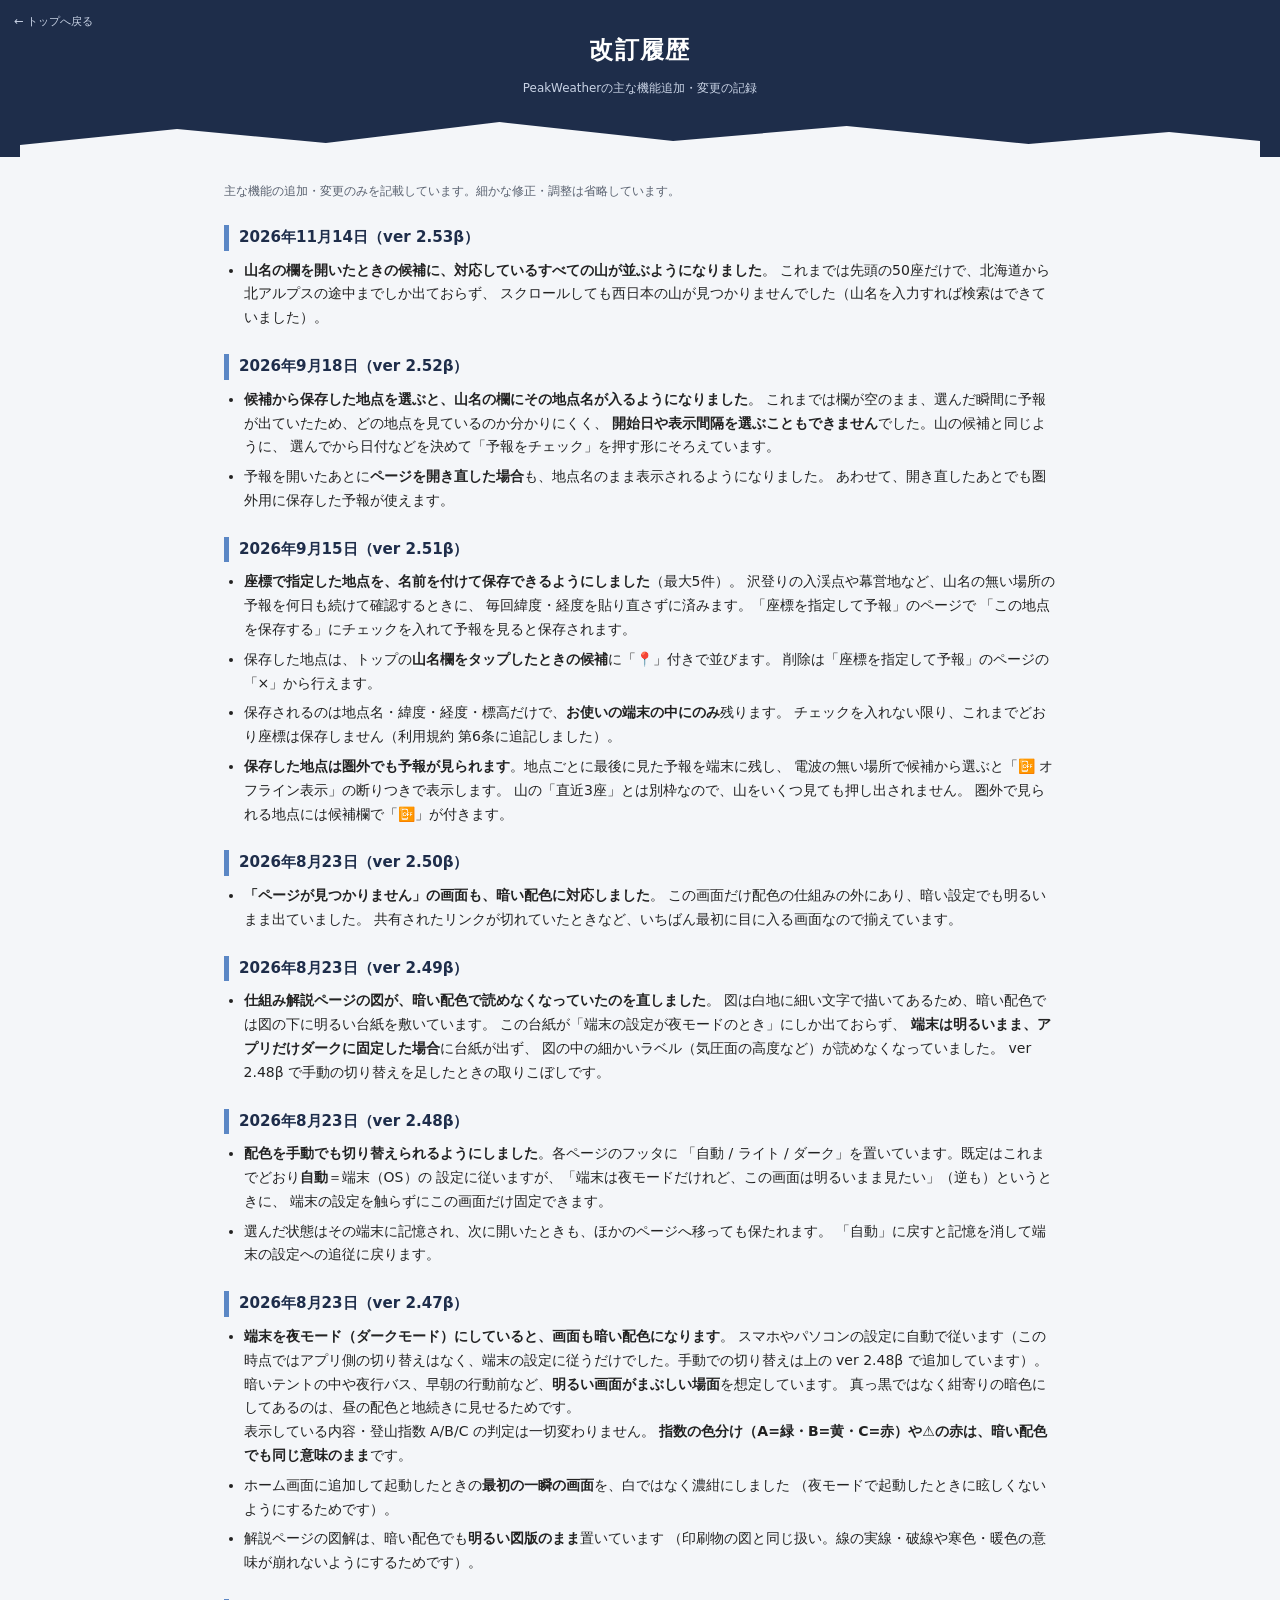
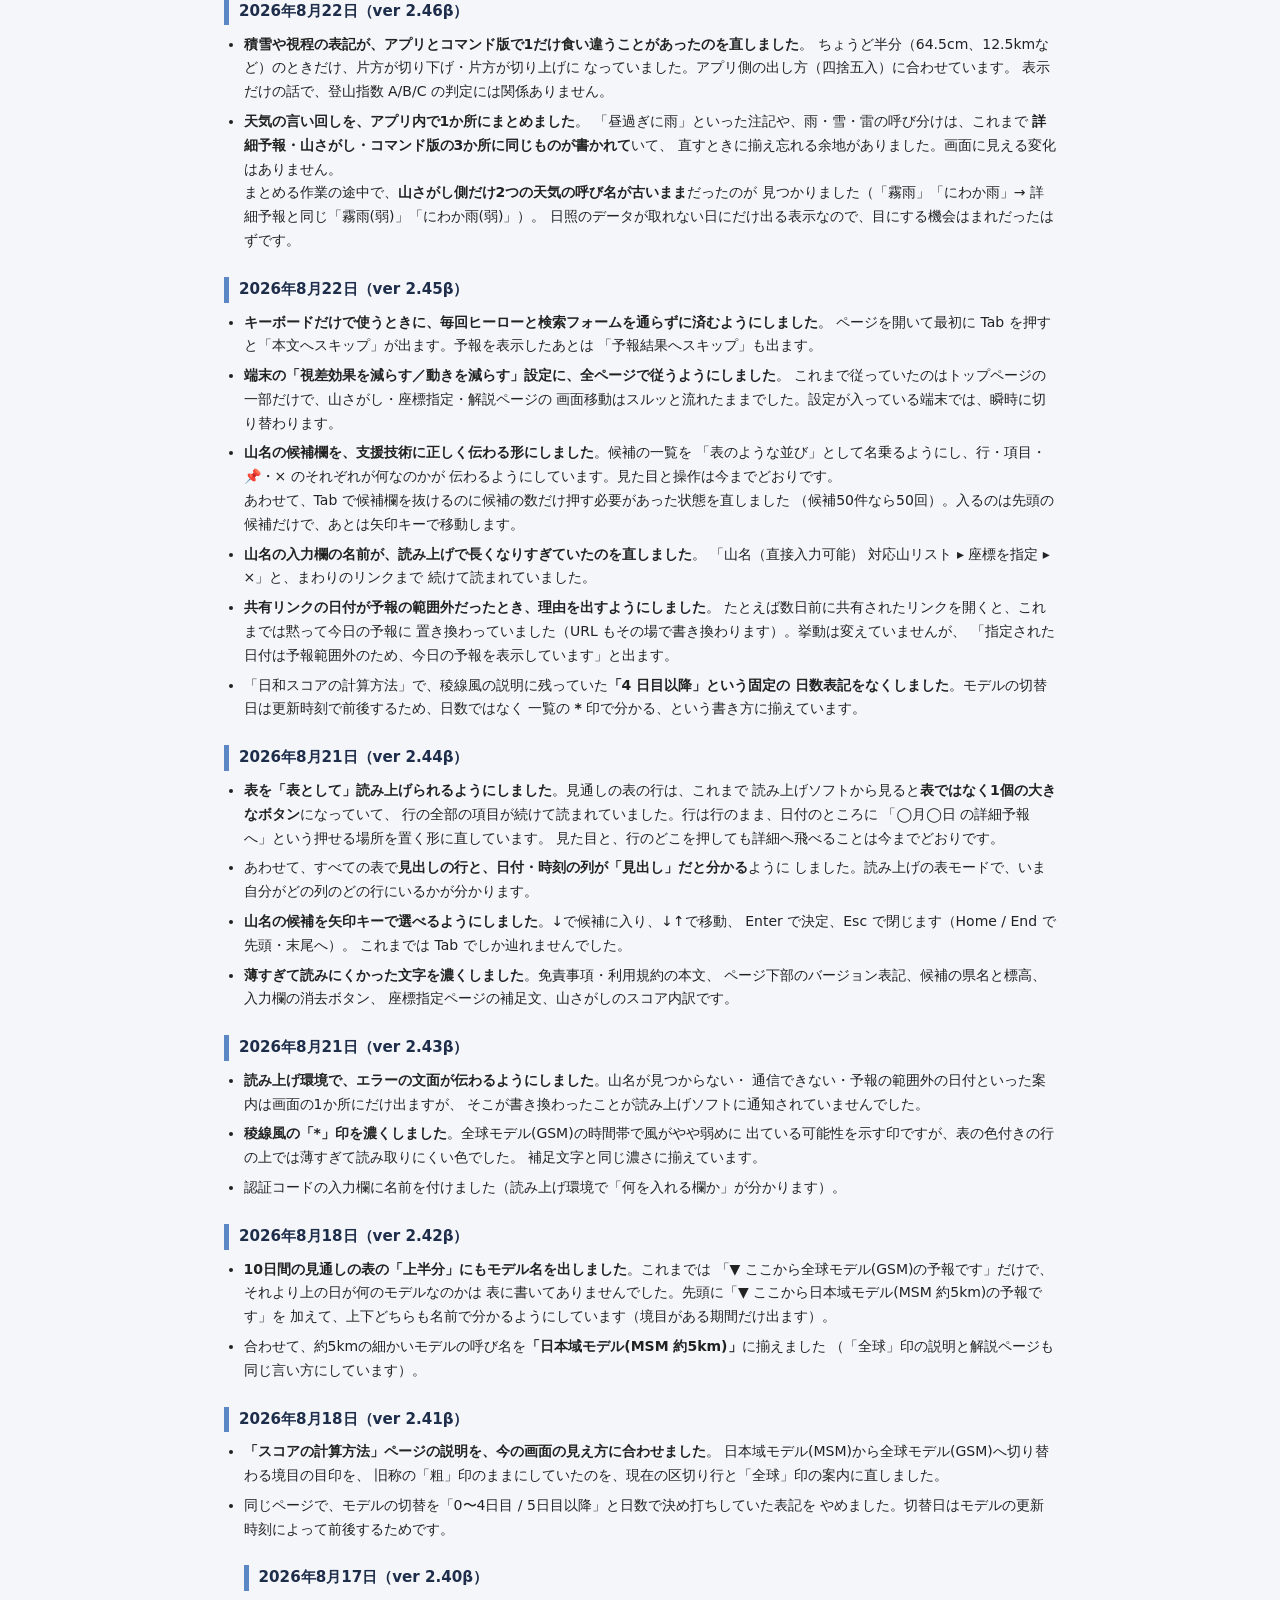
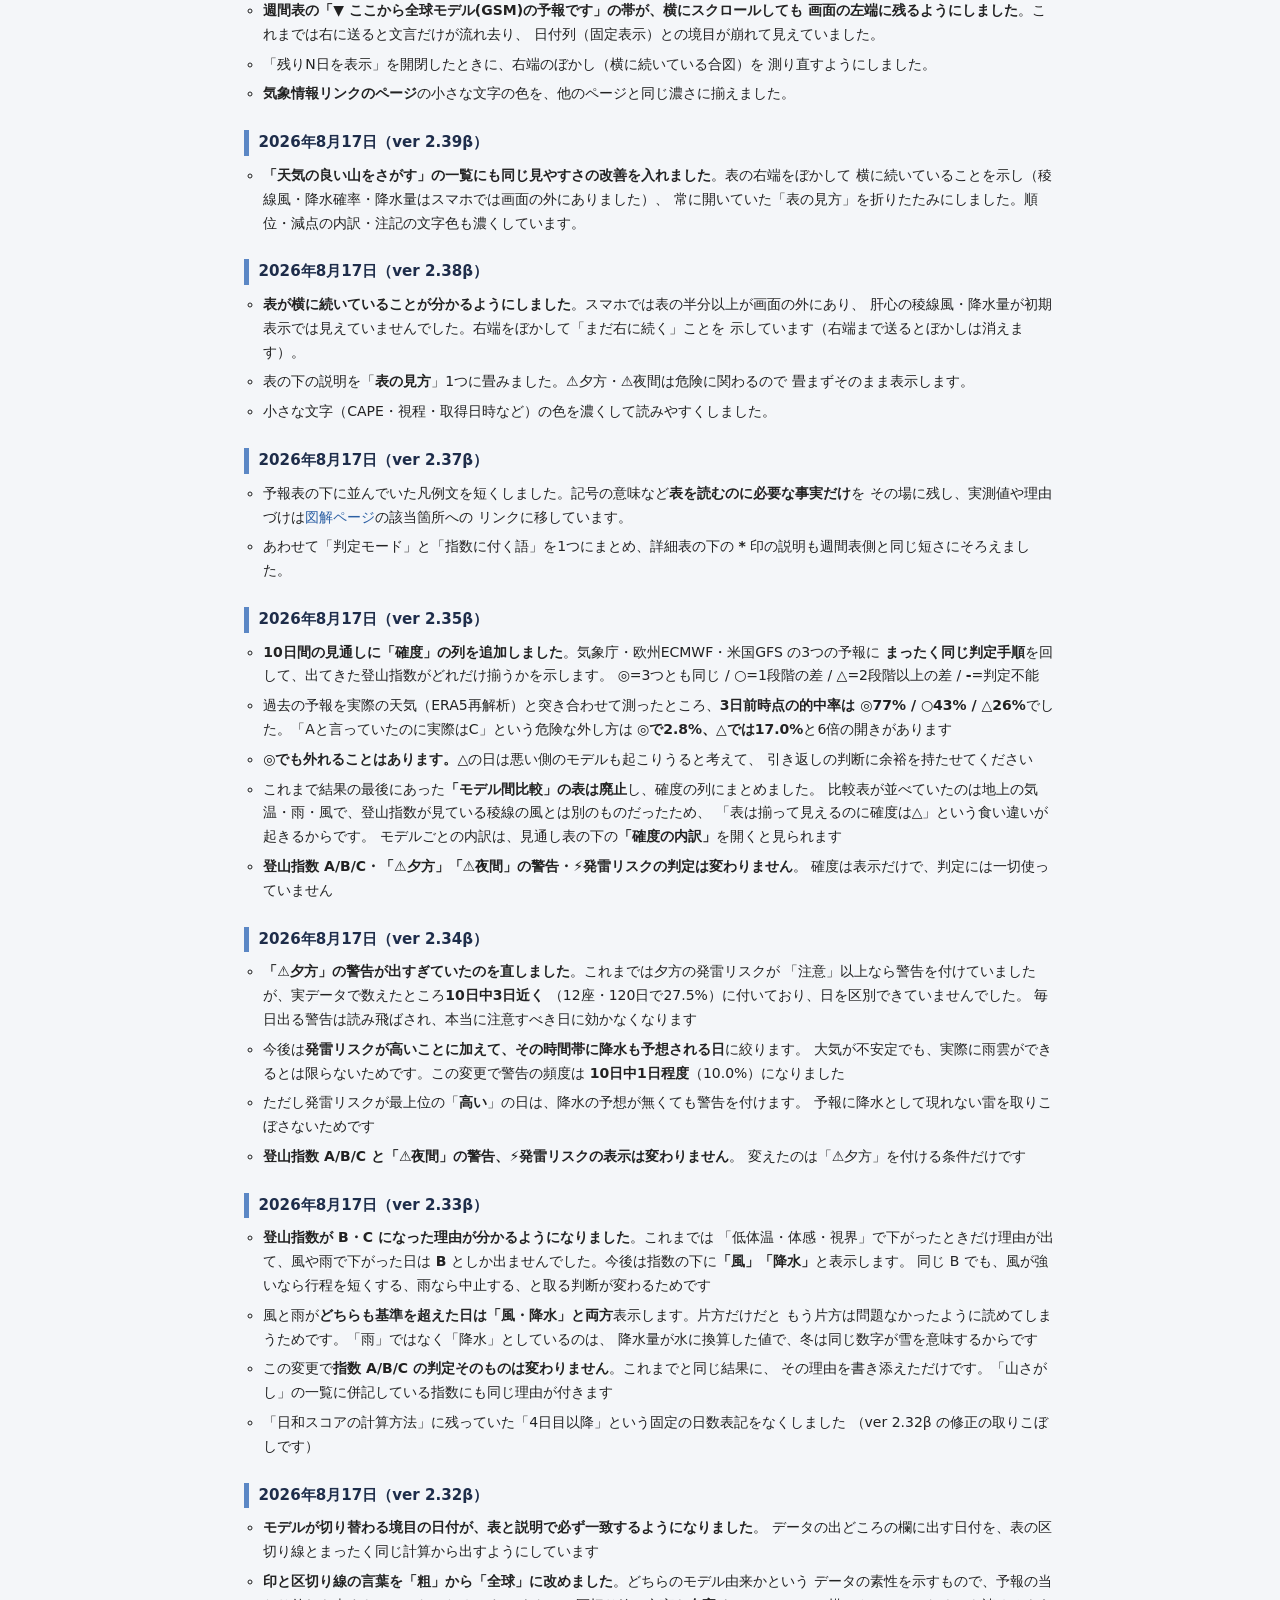
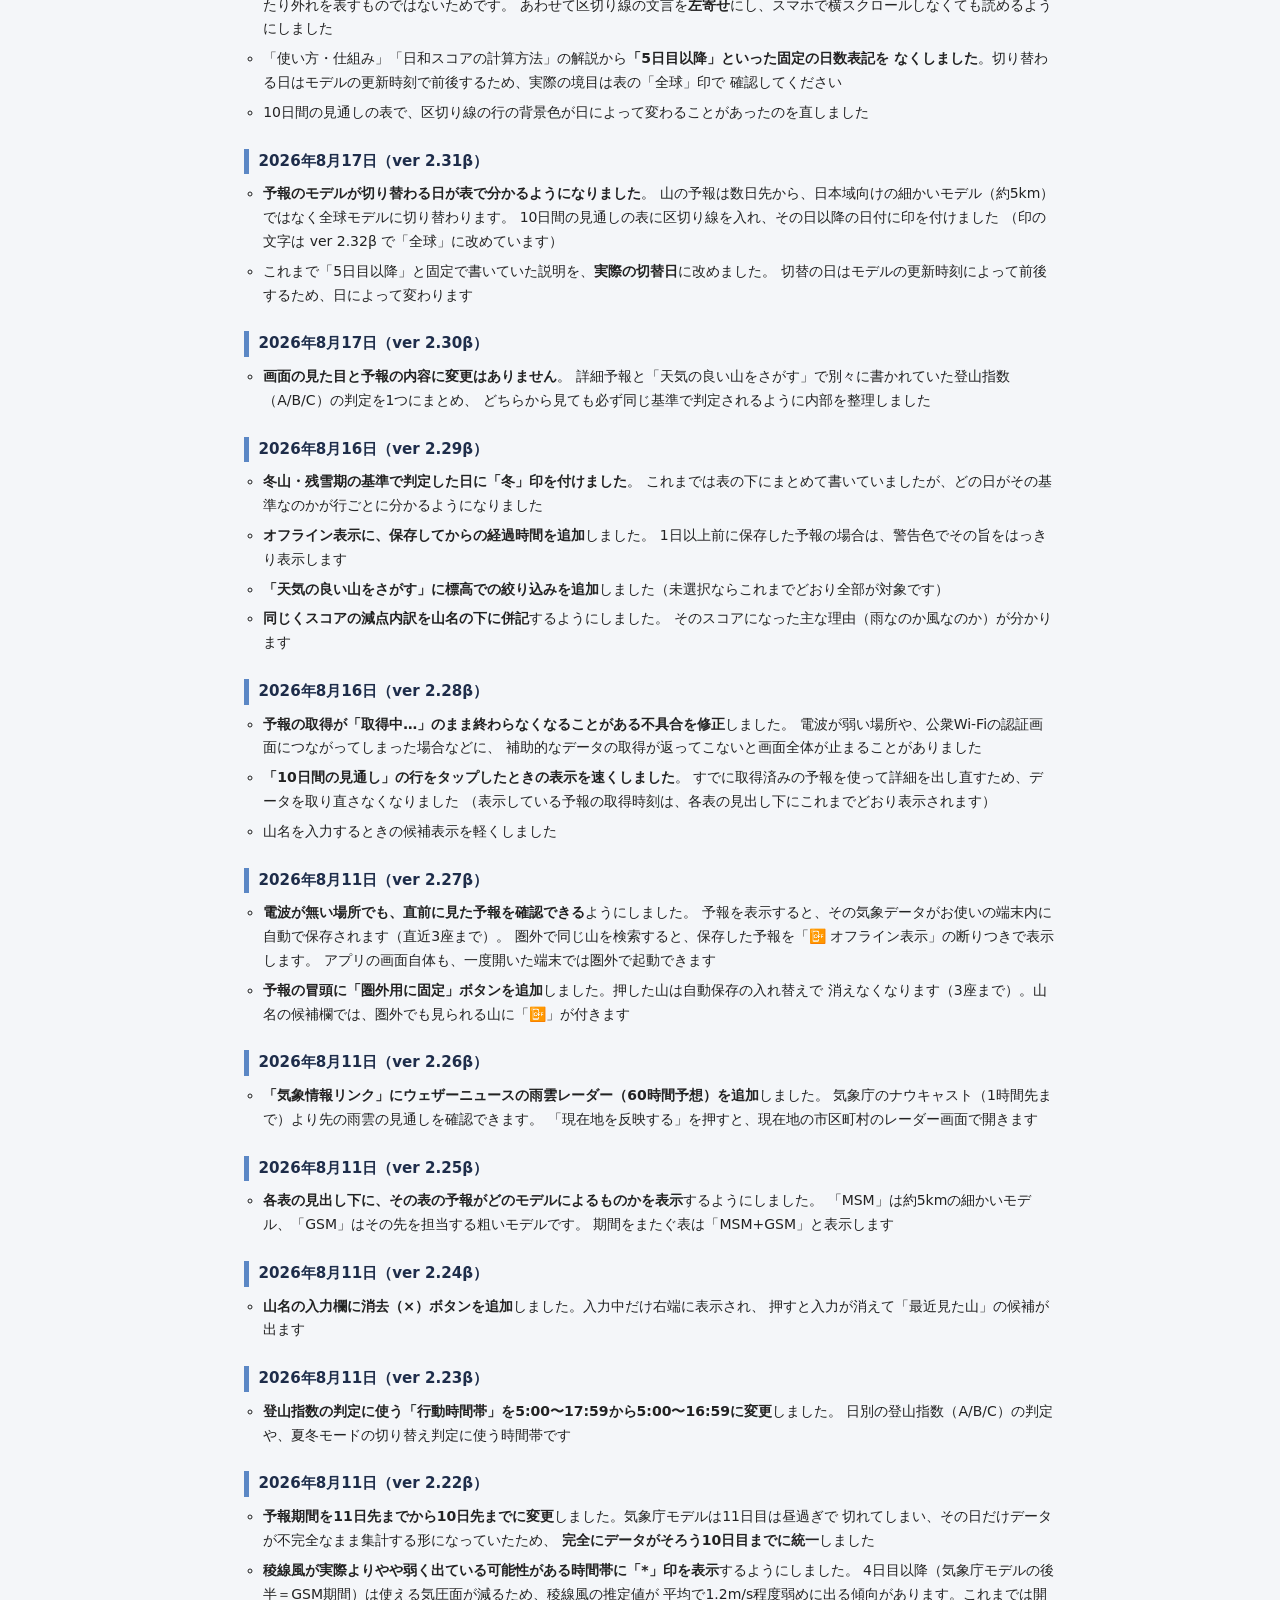
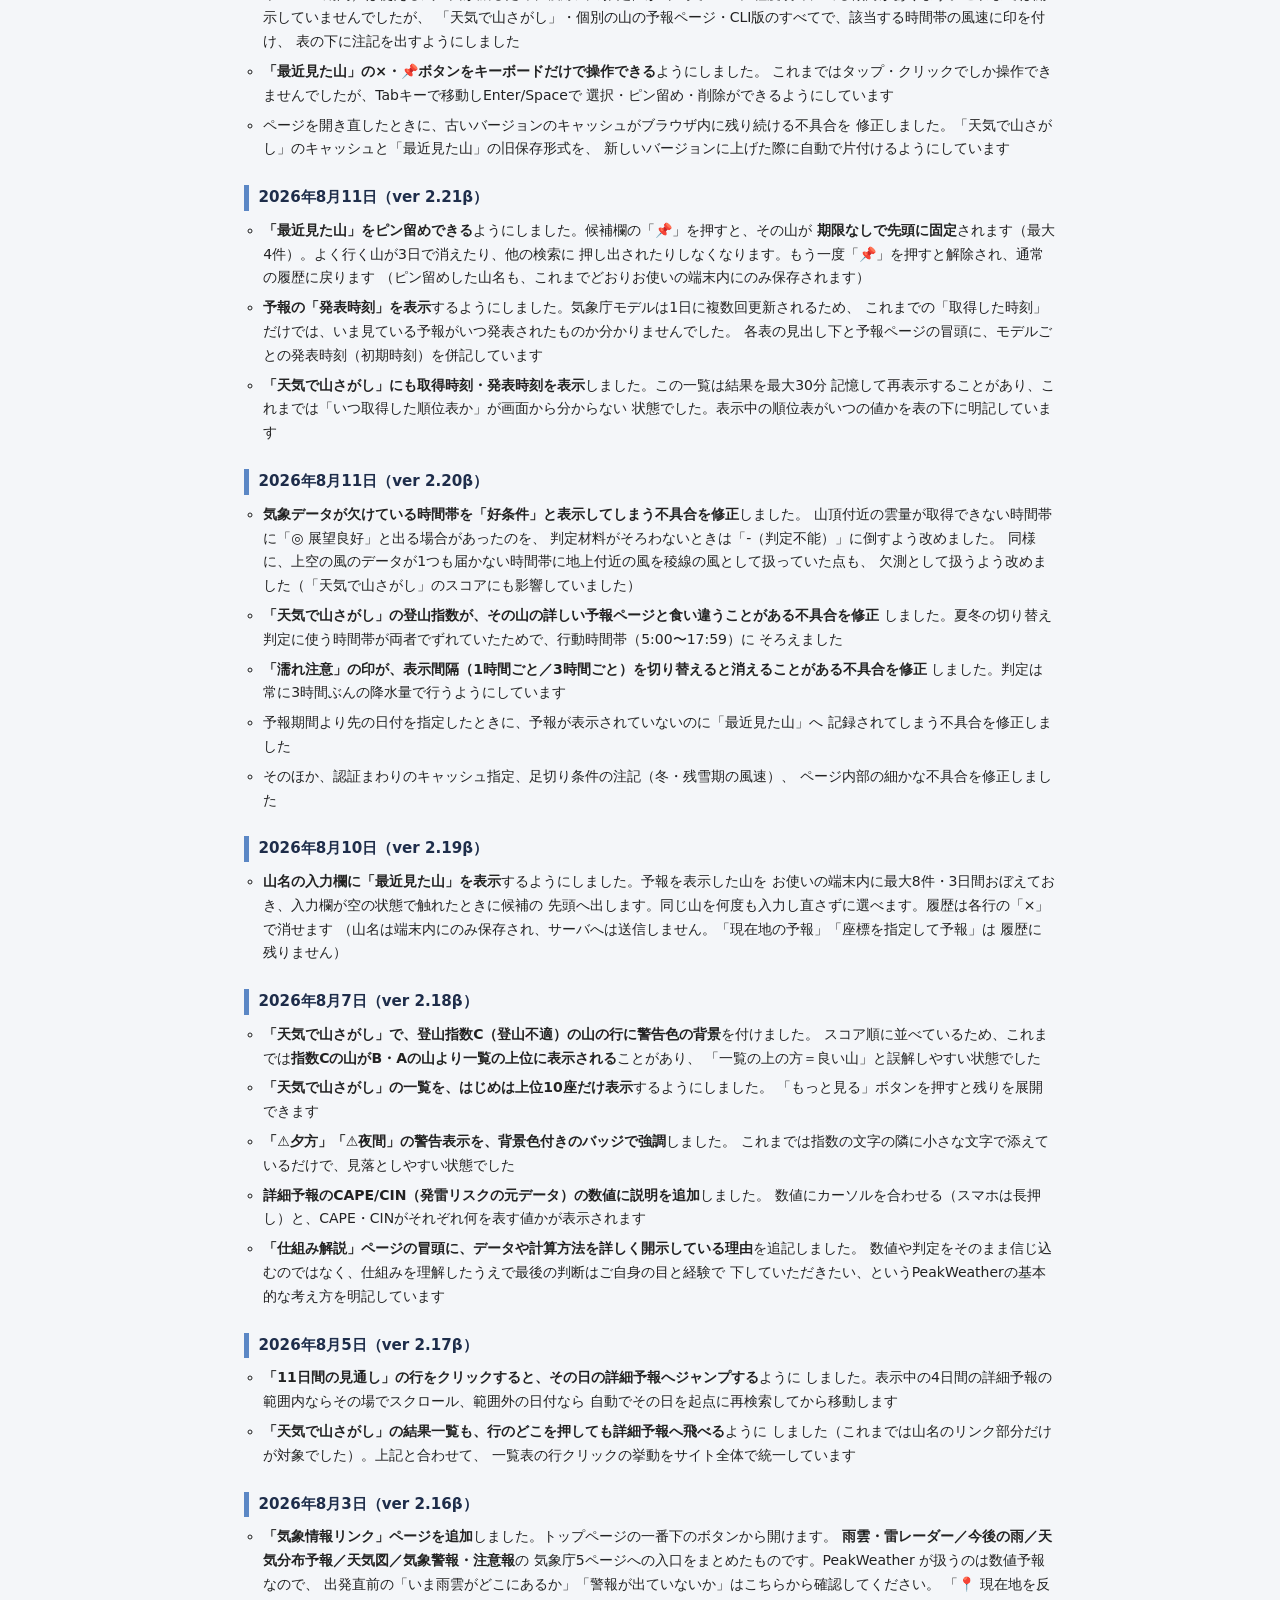
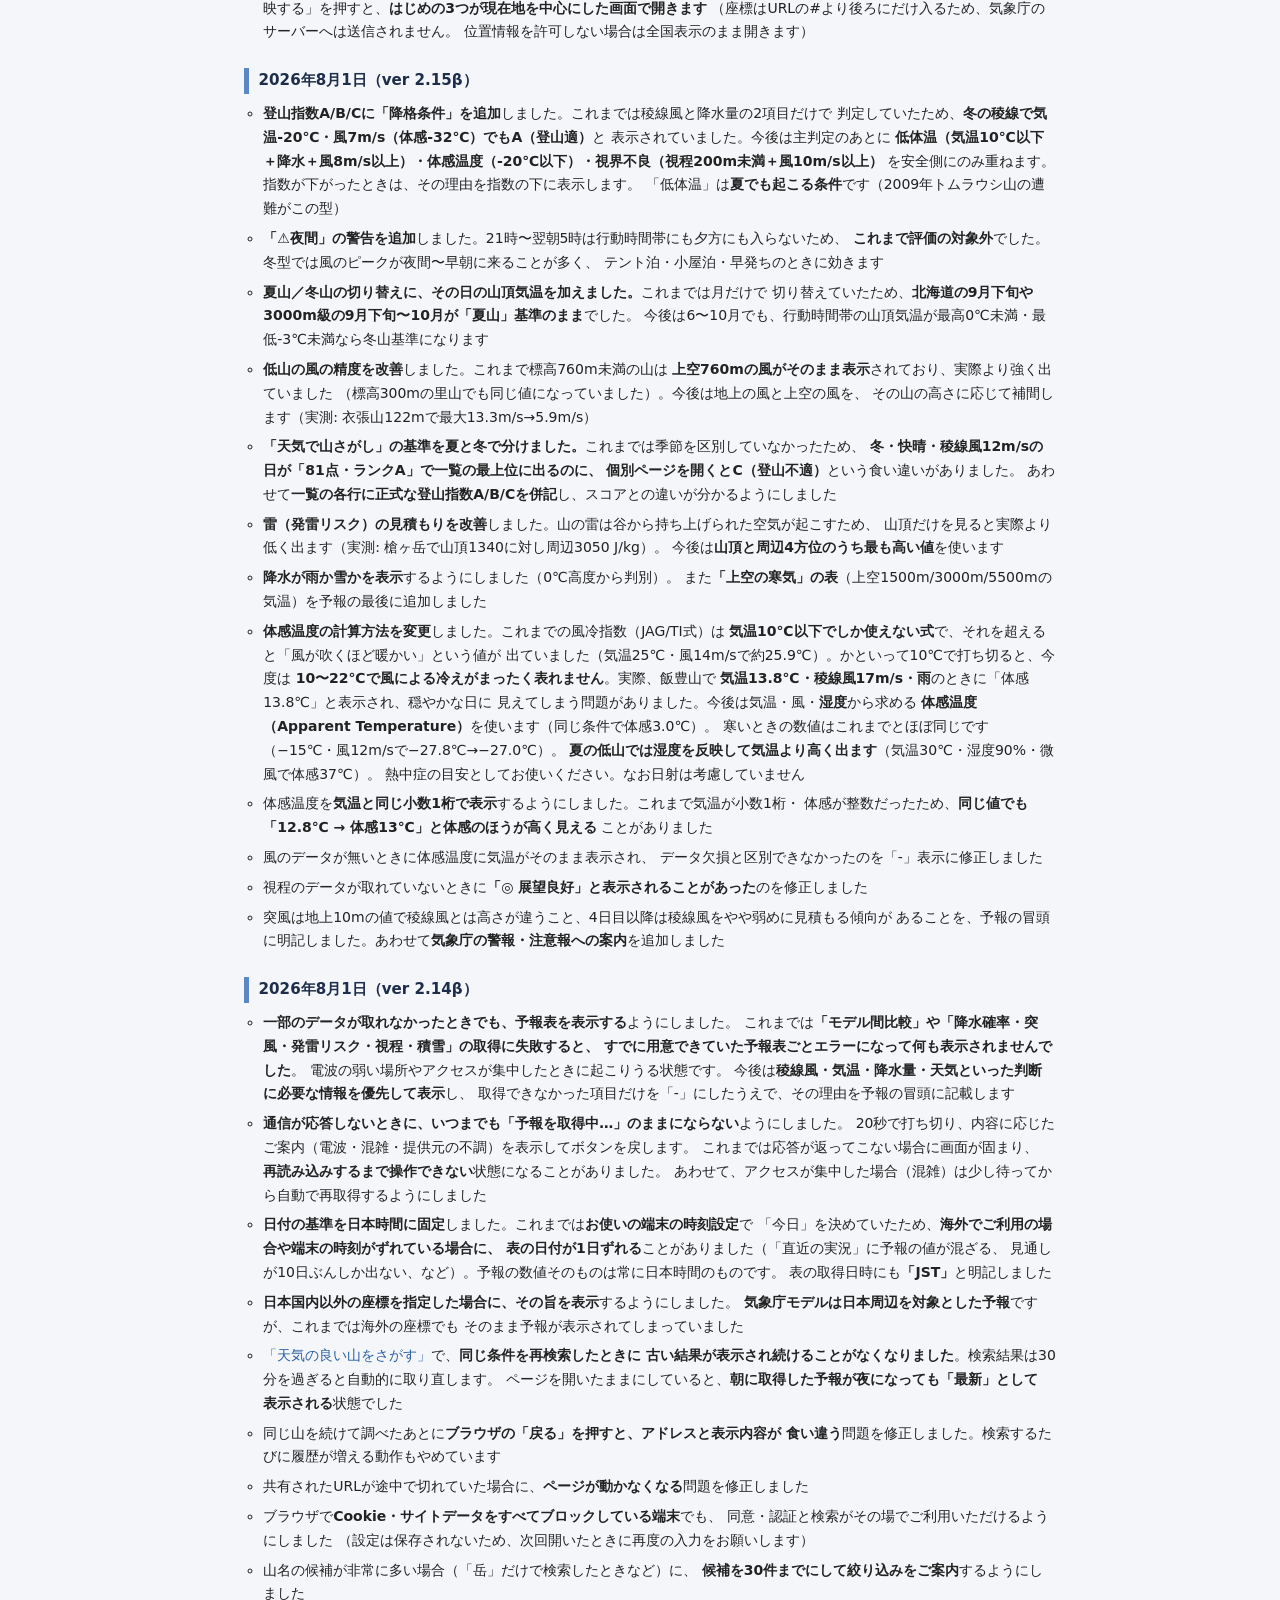
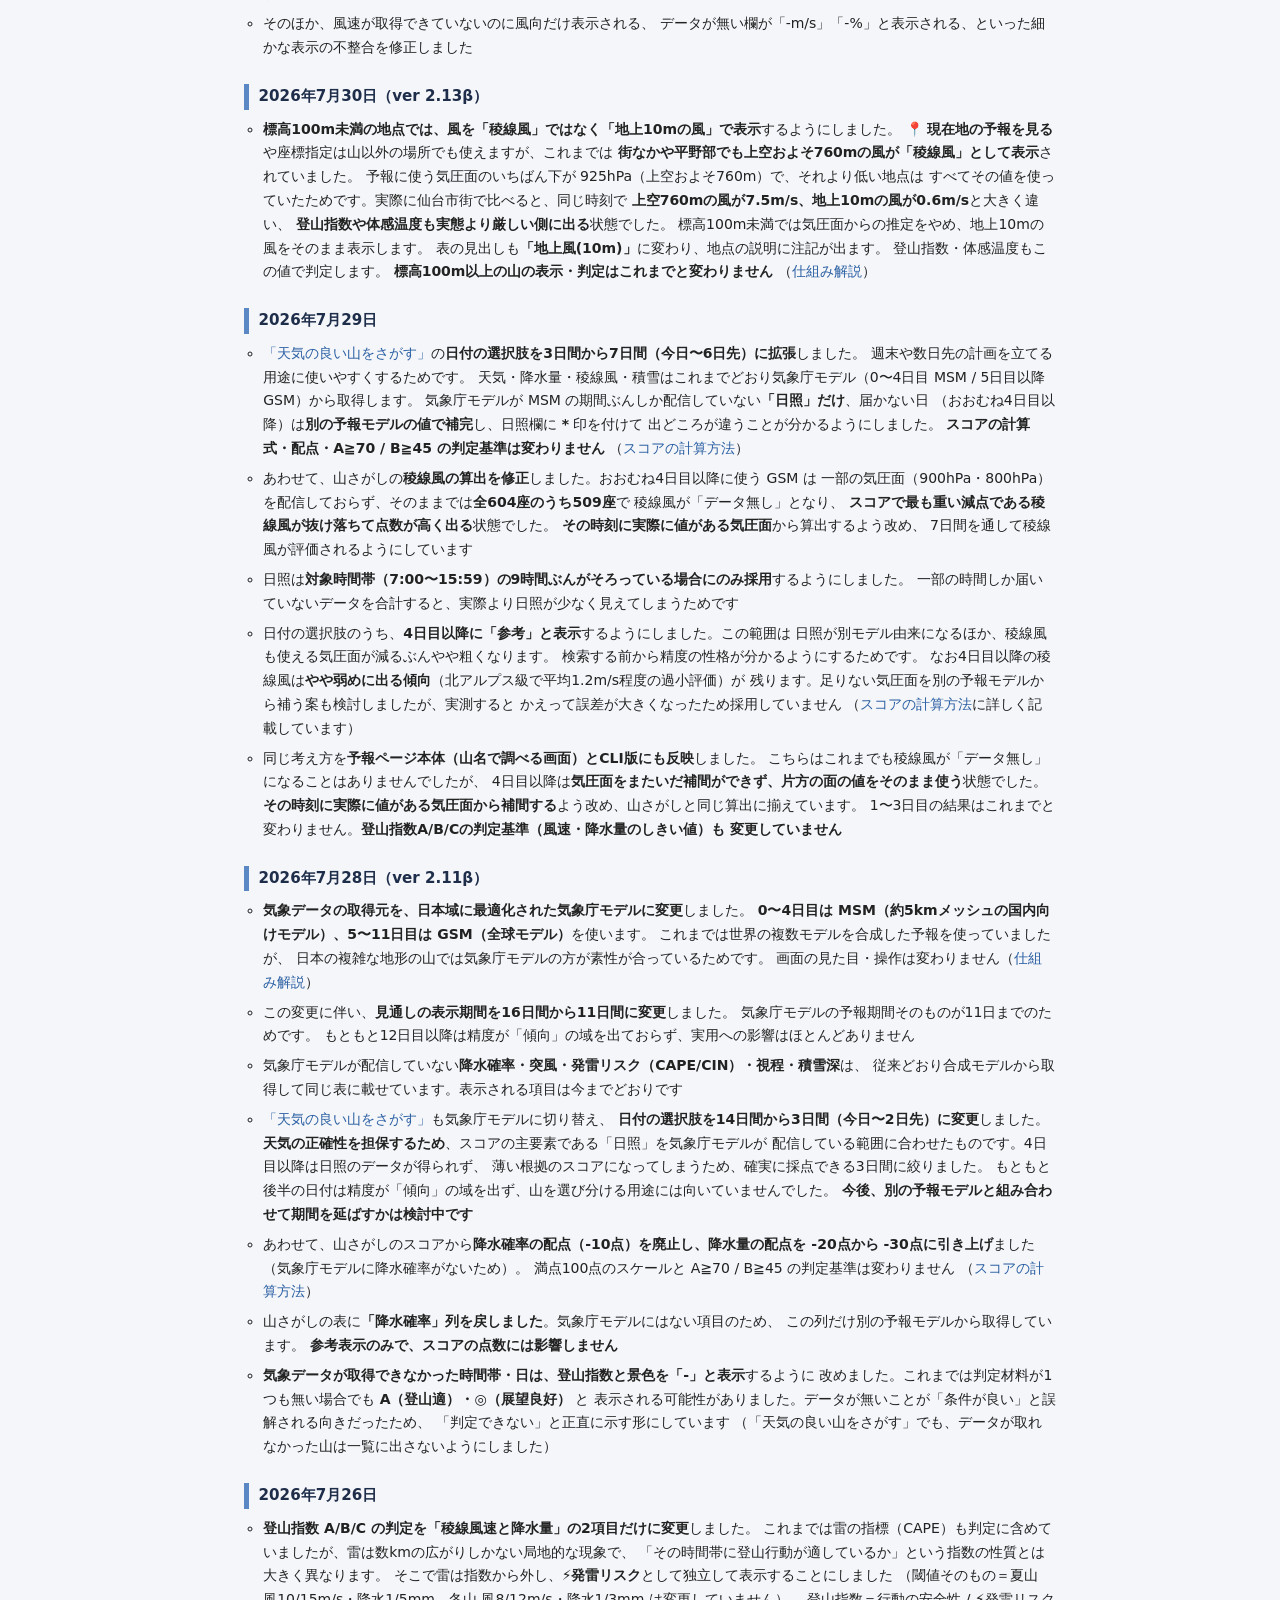
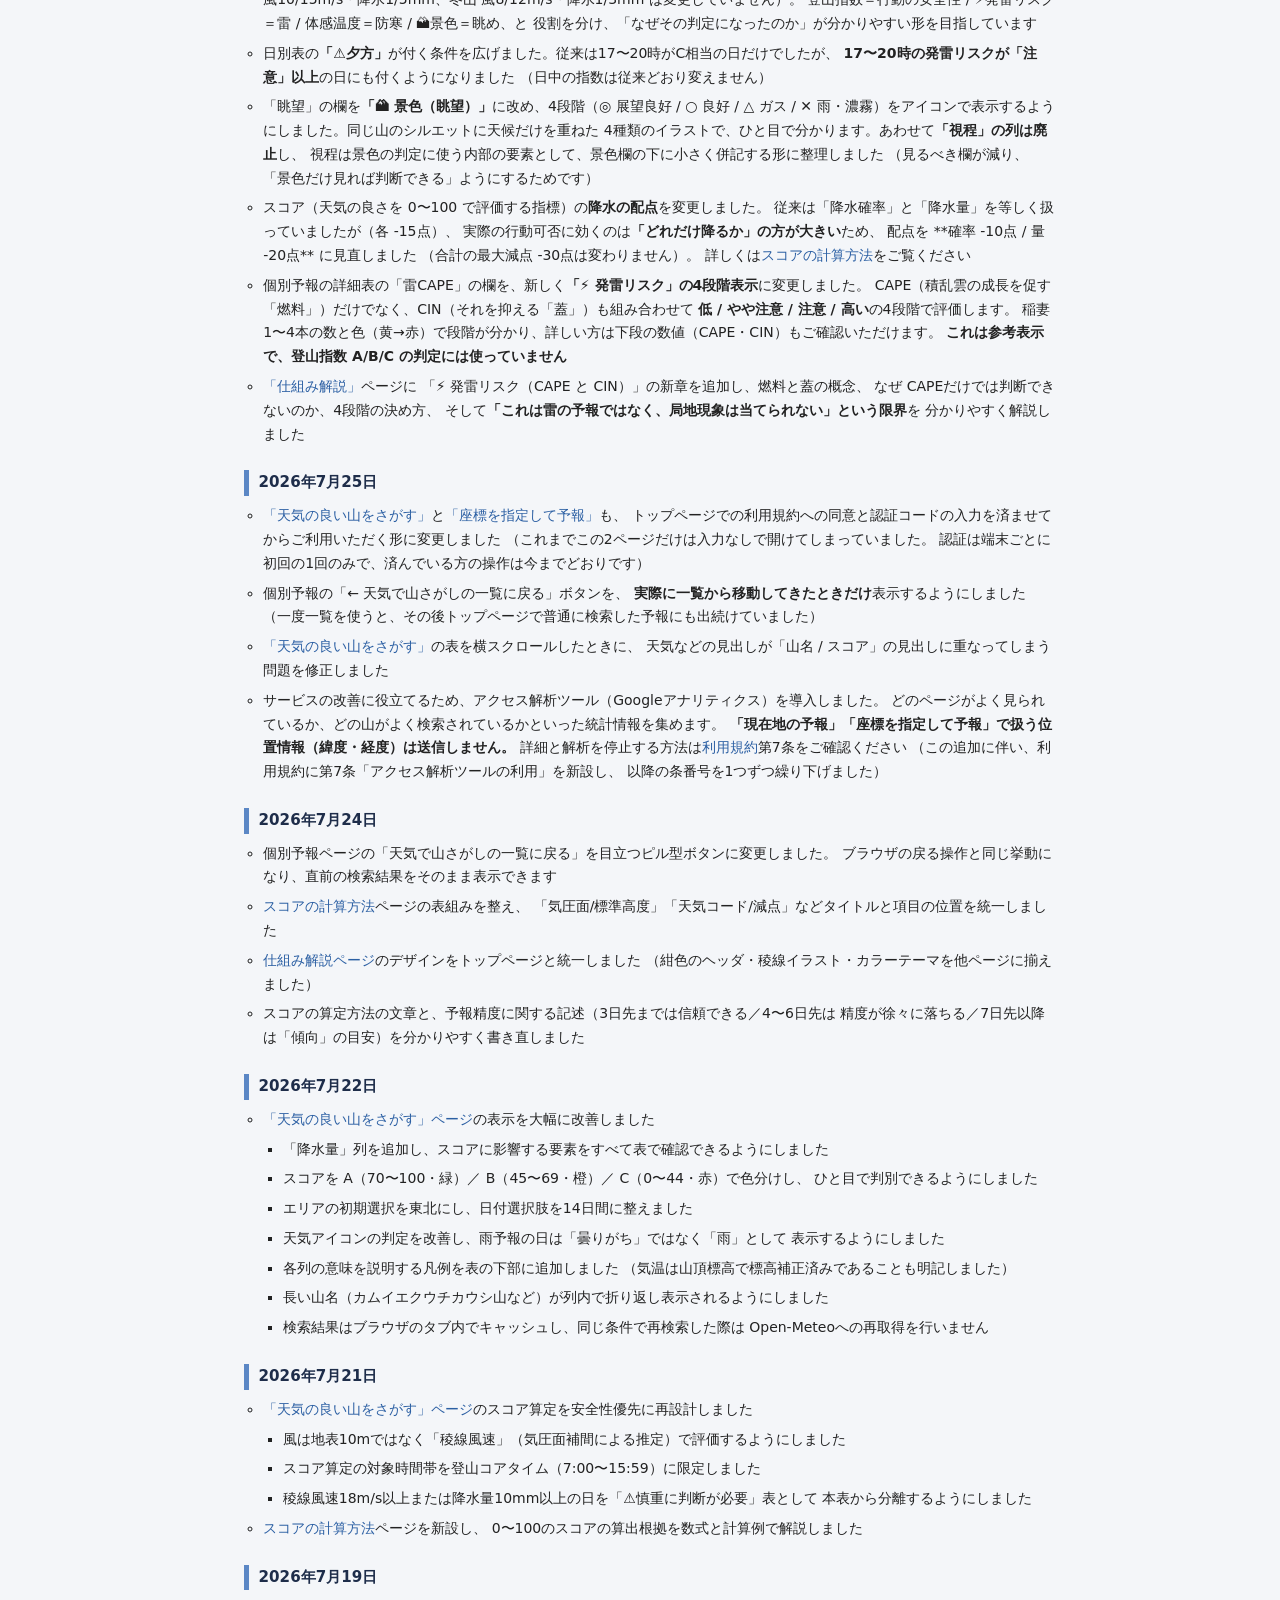
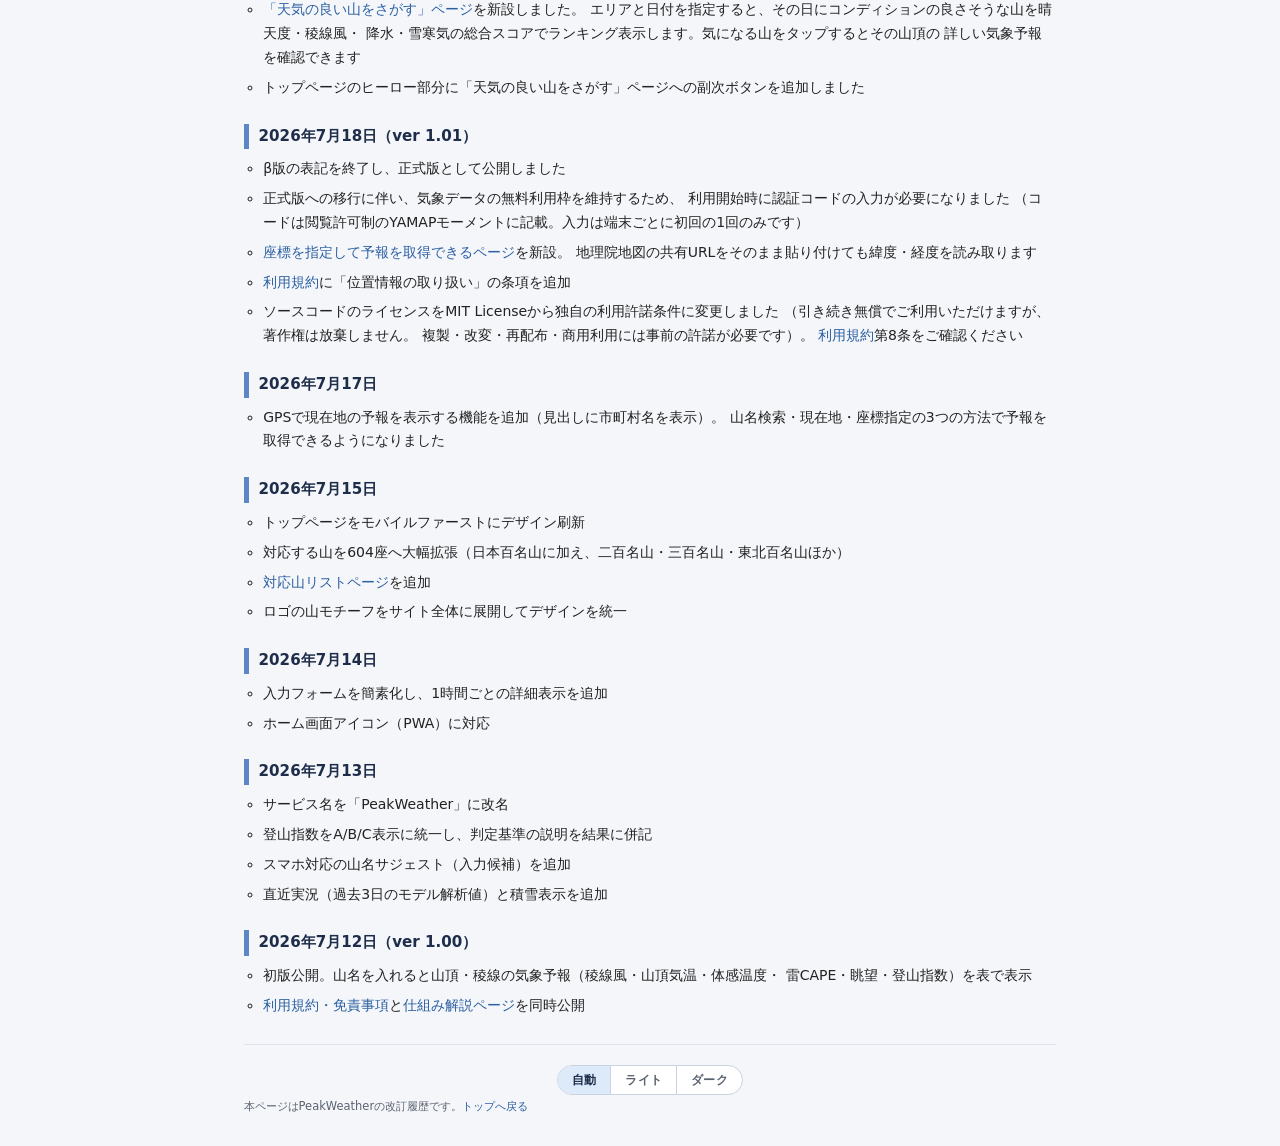
<file: docs/history.html>
<!doctype html>
<html lang="ja">
<head>
<meta charset="utf-8">
<meta name="viewport" content="width=device-width,initial-scale=1">
<title>改訂履歴 — PeakWeather</title>
<link rel="icon" type="image/png" href="../icons/favicon-32.png">
<meta name="theme-color" media="(prefers-color-scheme:light)" content="#1e2d4a">
<meta name="theme-color" media="(prefers-color-scheme:dark)" content="#101725">
<!-- 配色(明るい配色と、端末が夜モードのときの暗い配色)。色の値はここが唯一の置き場で、
     各ページのスタイル指定は var(--◯◯) しか書かない。?v= は theme.css の --pw-theme-ver と
     同じ値にする(古い版がキャッシュに残ると「画面は新しいのに配色だけ旧版」になる)。
     一致は scripts/check_contrast.py が機械的に見ている。 -->
<link rel="stylesheet" href="../theme.css?v=249">
<!-- 配色の切り替え(自動/ライト/ダーク)。既定は「自動」＝端末(OS)の設定に従う。
     ★ defer を付けず、theme.css の直後で **同期実行** すること。遅らせると
       明るい配色で一度描いてから暗転する(起動時の白い一瞬が戻る)。 -->
<script src="../theme.js?v=249"></script>
<!-- Google tag (gtag.js) -->
<script async src="https://www.googletagmanager.com/gtag/js?id=G-B4FYN1EJ2S"></script>
<script>
  window.dataLayer = window.dataLayer || [];
  function gtag(){dataLayer.push(arguments);}
  gtag('js', new Date());

  gtag('config', 'G-B4FYN1EJ2S');
</script>
<style>
/* ★ 色の値をここに書かないこと。全部 theme.css のトークンを var() で参照する。
   ここに :root{--night:…} を書き戻すと theme.css より後に来るため上書きになり、
   **暗い配色が丸ごと効かなくなる**(明るい配色では正常に見えるので気づけない)。 */
*{box-sizing:border-box}
html{scroll-behavior:smooth}
/* ページ内リンクの滑らかスクロールは「動きを減らす」設定で止める。自動で流れる画面は
   前庭障害のある人には症状の引き金になる */
@media(prefers-reduced-motion:reduce){html{scroll-behavior:auto}}
body{margin:0;background:var(--bg);color:var(--text);
  font-family:"Hiragino Kaku Gothic ProN","Yu Gothic UI","Meiryo",system-ui,sans-serif;
  font-size:14px;line-height:1.7}
header{background:var(--night);color:var(--on-night);text-align:center;padding:30px 20px 0;position:relative}
header .back{position:absolute;left:14px;top:12px;color:var(--on-night-2);font-size:.82em;text-decoration:none}
header .back:hover{color:var(--on-night)}
header h1{margin:0;font-size:1.45em;font-weight:800;letter-spacing:.06em}
header .sub{margin:8px 0 0;font-size:.85em;color:var(--on-night-2)}
.ridge{display:block;width:100%;height:40px;margin-top:18px}
/* 山稜の切り抜きは「ヘッダの下の地面」なので、地の色に追従させる。
   SVG の fill="#f4f6f9" は theme.css が読めなかったときの控えで、通常はこちらが勝つ
   (これが無いと、暗い配色でヘッダの下に明るい帯が1本残る)。 */
.ridge path{fill:var(--bg)}
main{max-width:860px;margin:0 auto;padding:18px 14px 8px}
.note{color:var(--muted);font-size:.85em;margin:6px 0 18px}
h2{color:var(--head);font-size:1.08em;margin:24px 0 8px;border-left:5px solid var(--sky);padding-left:10px}
ul{margin:6px 0;padding-left:1.4em}
li{margin:6px 0}
a{color:var(--link);text-decoration:none}
a:hover{text-decoration:underline}
footer{color:var(--muted);font-size:.82em;margin-top:26px;border-top:1px solid var(--line);padding-top:10px;padding-bottom:16px}
footer a{color:var(--link)}
@media(min-width:700px){header h1{font-size:1.7em}}
</style>
</head>
<body>

<header>
  <a class="back" href="../index.html">← トップへ戻る</a>
  <h1>改訂履歴</h1>
  <p class="sub">PeakWeatherの主な機能追加・変更の記録</p>
  <svg class="ridge" viewBox="0 0 750 40" preserveAspectRatio="none" aria-hidden="true">
    <path d="M0 40 L0 28 L95 12 L185 26 L290 5 L395 24 L500 9 L610 27 L695 15 L750 24 L750 40 Z" fill="#f4f6f9"/>
  </svg>
</header>

<main>

<p class="note">主な機能の追加・変更のみを記載しています。細かな修正・調整は省略しています。</p>

<h2>2026年11月14日（ver 2.53β）</h2>
<ul>
<li><b>山名の欄を開いたときの候補に、対応しているすべての山が並ぶようになりました</b>。
  これまでは先頭の50座だけで、北海道から北アルプスの途中までしか出ておらず、
  スクロールしても西日本の山が見つかりませんでした（山名を入力すれば検索はできていました）。</li>
</ul>

<h2>2026年9月18日（ver 2.52β）</h2>
<ul>
<li><b>候補から保存した地点を選ぶと、山名の欄にその地点名が入るようになりました</b>。
  これまでは欄が空のまま、選んだ瞬間に予報が出ていたため、どの地点を見ているのか分かりにくく、
  <b>開始日や表示間隔を選ぶこともできません</b>でした。山の候補と同じように、
  選んでから日付などを決めて「予報をチェック」を押す形にそろえています。</li>
<li>予報を開いたあとに<b>ページを開き直した場合</b>も、地点名のまま表示されるようになりました。
  あわせて、開き直したあとでも圏外用に保存した予報が使えます。</li>
</ul>

<h2>2026年9月15日（ver 2.51β）</h2>
<ul>
<li><b>座標で指定した地点を、名前を付けて保存できるようにしました</b>（最大5件）。
  沢登りの入渓点や幕営地など、山名の無い場所の予報を何日も続けて確認するときに、
  毎回緯度・経度を貼り直さずに済みます。「座標を指定して予報」のページで
  「この地点を保存する」にチェックを入れて予報を見ると保存されます。</li>
<li>保存した地点は、トップの<b>山名欄をタップしたときの候補</b>に「📍」付きで並びます。
  削除は「座標を指定して予報」のページの「×」から行えます。</li>
<li>保存されるのは地点名・緯度・経度・標高だけで、<b>お使いの端末の中にのみ</b>残ります。
  チェックを入れない限り、これまでどおり座標は保存しません（利用規約 第6条に追記しました）。</li>
<li><b>保存した地点は圏外でも予報が見られます</b>。地点ごとに最後に見た予報を端末に残し、
  電波の無い場所で候補から選ぶと「📴 オフライン表示」の断りつきで表示します。
  山の「直近3座」とは別枠なので、山をいくつ見ても押し出されません。
  圏外で見られる地点には候補欄で「📴」が付きます。</li>
</ul>

<h2>2026年8月23日（ver 2.50β）</h2>
<ul>
<li><b>「ページが見つかりません」の画面も、暗い配色に対応しました</b>。
  この画面だけ配色の仕組みの外にあり、暗い設定でも明るいまま出ていました。
  共有されたリンクが切れていたときなど、いちばん最初に目に入る画面なので揃えています。</li>
</ul>

<h2>2026年8月23日（ver 2.49β）</h2>
<ul>
<li><b>仕組み解説ページの図が、暗い配色で読めなくなっていたのを直しました</b>。
  図は白地に細い文字で描いてあるため、暗い配色では図の下に明るい台紙を敷いています。
  この台紙が「端末の設定が夜モードのとき」にしか出ておらず、
  <b>端末は明るいまま、アプリだけダークに固定した場合</b>に台紙が出ず、
  図の中の細かいラベル（気圧面の高度など）が読めなくなっていました。
  ver 2.48β で手動の切り替えを足したときの取りこぼしです。</li>
</ul>

<h2>2026年8月23日（ver 2.48β）</h2>
<ul>
<li><b>配色を手動でも切り替えられるようにしました</b>。各ページのフッタに
  「自動 / ライト / ダーク」を置いています。既定はこれまでどおり<b>自動</b>＝端末（OS）の
  設定に従いますが、「端末は夜モードだけれど、この画面は明るいまま見たい」（逆も）というときに、
  端末の設定を触らずにこの画面だけ固定できます。</li>
<li>選んだ状態はその端末に記憶され、次に開いたときも、ほかのページへ移っても保たれます。
  「自動」に戻すと記憶を消して端末の設定への追従に戻ります。</li>
</ul>

<h2>2026年8月23日（ver 2.47β）</h2>
<ul>
<li><b>端末を夜モード（ダークモード）にしていると、画面も暗い配色になります</b>。
  スマホやパソコンの設定に自動で従います（この時点ではアプリ側の切り替えはなく、端末の設定に従うだけでした。手動での切り替えは上の ver 2.48β で追加しています）。<br>
  暗いテントの中や夜行バス、早朝の行動前など、<b>明るい画面がまぶしい場面</b>を想定しています。
  真っ黒ではなく紺寄りの暗色にしてあるのは、昼の配色と地続きに見せるためです。<br>
  表示している内容・登山指数 A/B/C の判定は一切変わりません。
  <b>指数の色分け（A=緑・B=黄・C=赤）や⚠の赤は、暗い配色でも同じ意味のまま</b>です。</li>
<li>ホーム画面に追加して起動したときの<b>最初の一瞬の画面</b>を、白ではなく濃紺にしました
  （夜モードで起動したときに眩しくないようにするためです）。</li>
<li>解説ページの図解は、暗い配色でも<b>明るい図版のまま</b>置いています
  （印刷物の図と同じ扱い。線の実線・破線や寒色・暖色の意味が崩れないようにするためです）。</li>
</ul>

<h2>2026年8月22日（ver 2.46β）</h2>
<ul>
<li><b>積雪や視程の表記が、アプリとコマンド版で1だけ食い違うことがあったのを直しました</b>。
  ちょうど半分（64.5cm、12.5kmなど）のときだけ、片方が切り下げ・片方が切り上げに
  なっていました。アプリ側の出し方（四捨五入）に合わせています。
  表示だけの話で、登山指数 A/B/C の判定には関係ありません。</li>
<li><b>天気の言い回しを、アプリ内で1か所にまとめました</b>。
  「昼過ぎに雨」といった注記や、雨・雪・雷の呼び分けは、これまで
  <b>詳細予報・山さがし・コマンド版の3か所に同じものが書かれて</b>いて、
  直すときに揃え忘れる余地がありました。画面に見える変化はありません。<br>
  まとめる作業の途中で、<b>山さがし側だけ2つの天気の呼び名が古いまま</b>だったのが
  見つかりました（「霧雨」「にわか雨」→ 詳細予報と同じ「霧雨(弱)」「にわか雨(弱)」）。
  日照のデータが取れない日にだけ出る表示なので、目にする機会はまれだったはずです。</li>
</ul>

<h2>2026年8月22日（ver 2.45β）</h2>
<ul>
<li><b>キーボードだけで使うときに、毎回ヒーローと検索フォームを通らずに済むようにしました</b>。
  ページを開いて最初に Tab を押すと「本文へスキップ」が出ます。予報を表示したあとは
  「予報結果へスキップ」も出ます。</li>
<li><b>端末の「視差効果を減らす／動きを減らす」設定に、全ページで従うようにしました</b>。
  これまで従っていたのはトップページの一部だけで、山さがし・座標指定・解説ページの
  画面移動はスルッと流れたままでした。設定が入っている端末では、瞬時に切り替わります。</li>
<li><b>山名の候補欄を、支援技術に正しく伝わる形にしました</b>。候補の一覧を
  「表のような並び」として名乗るようにし、行・項目・📌・× のそれぞれが何なのかが
  伝わるようにしています。見た目と操作は今までどおりです。<br>
  あわせて、Tab で候補欄を抜けるのに候補の数だけ押す必要があった状態を直しました
  （候補50件なら50回）。入るのは先頭の候補だけで、あとは矢印キーで移動します。</li>
<li><b>山名の入力欄の名前が、読み上げで長くなりすぎていたのを直しました</b>。
  「山名（直接入力可能） 対応山リスト ▸ 座標を指定 ▸ ×」と、まわりのリンクまで
  続けて読まれていました。</li>
<li><b>共有リンクの日付が予報の範囲外だったとき、理由を出すようにしました</b>。
  たとえば数日前に共有されたリンクを開くと、これまでは黙って今日の予報に
  置き換わっていました（URL もその場で書き換わります）。挙動は変えていませんが、
  「指定された日付は予報範囲外のため、今日の予報を表示しています」と出ます。</li>
<li>「日和スコアの計算方法」で、稜線風の説明に残っていた<b>「4 日目以降」という固定の
  日数表記をなくしました</b>。モデルの切替日は更新時刻で前後するため、日数ではなく
  一覧の <b>*</b> 印で分かる、という書き方に揃えています。</li>
</ul>

<h2>2026年8月21日（ver 2.44β）</h2>
<ul>
<li><b>表を「表として」読み上げられるようにしました</b>。見通しの表の行は、これまで
  読み上げソフトから見ると<b>表ではなく1個の大きなボタン</b>になっていて、
  行の全部の項目が続けて読まれていました。行は行のまま、日付のところに
  「◯月◯日 の詳細予報へ」という押せる場所を置く形に直しています。
  見た目と、行のどこを押しても詳細へ飛べることは今までどおりです。</li>
<li>あわせて、すべての表で<b>見出しの行と、日付・時刻の列が「見出し」だと分かる</b>ように
  しました。読み上げの表モードで、いま自分がどの列のどの行にいるかが分かります。</li>
<li><b>山名の候補を矢印キーで選べるようにしました</b>。↓で候補に入り、↓↑で移動、
  Enter で決定、Esc で閉じます（Home / End で先頭・末尾へ）。
  これまでは Tab でしか辿れませんでした。</li>
<li><b>薄すぎて読みにくかった文字を濃くしました</b>。免責事項・利用規約の本文、
  ページ下部のバージョン表記、候補の県名と標高、入力欄の消去ボタン、
  座標指定ページの補足文、山さがしのスコア内訳です。</li>
</ul>

<h2>2026年8月21日（ver 2.43β）</h2>
<ul>
<li><b>読み上げ環境で、エラーの文面が伝わるようにしました</b>。山名が見つからない・
  通信できない・予報の範囲外の日付といった案内は画面の1か所にだけ出ますが、
  そこが書き換わったことが読み上げソフトに通知されていませんでした。</li>
<li><b>稜線風の「*」印を濃くしました</b>。全球モデル(GSM)の時間帯で風がやや弱めに
  出ている可能性を示す印ですが、表の色付きの行の上では薄すぎて読み取りにくい色でした。
  補足文字と同じ濃さに揃えています。</li>
<li>認証コードの入力欄に名前を付けました（読み上げ環境で「何を入れる欄か」が分かります）。</li>
</ul>

<h2>2026年8月18日（ver 2.42β）</h2>
<ul>
<li><b>10日間の見通しの表の「上半分」にもモデル名を出しました</b>。これまでは
  「▼ ここから全球モデル(GSM)の予報です」だけで、それより上の日が何のモデルなのかは
  表に書いてありませんでした。先頭に「▼ ここから日本域モデル(MSM 約5km)の予報です」を
  加えて、上下どちらも名前で分かるようにしています（境目がある期間だけ出ます）。</li>
<li>合わせて、約5kmの細かいモデルの呼び名を<b>「日本域モデル(MSM 約5km)」</b>に揃えました
  （「全球」印の説明と解説ページも同じ言い方にしています）。</li>
</ul>

<h2>2026年8月18日（ver 2.41β）</h2>
<ul>
<li><b>「スコアの計算方法」ページの説明を、今の画面の見え方に合わせました</b>。
  日本域モデル(MSM)から全球モデル(GSM)へ切り替わる境目の目印を、
  旧称の「粗」印のままにしていたのを、現在の区切り行と「全球」印の案内に直しました。</li>
<li>同じページで、モデルの切替を「0〜4日目 / 5日目以降」と日数で決め打ちしていた表記を
  やめました。切替日はモデルの更新時刻によって前後するためです。</li>

<h2>2026年8月17日（ver 2.40β）</h2>
<ul>
<li><b>週間表の「▼ ここから全球モデル(GSM)の予報です」の帯が、横にスクロールしても
  画面の左端に残るようにしました</b>。これまでは右に送ると文言だけが流れ去り、
  日付列（固定表示）との境目が崩れて見えていました。</li>
<li>「残りN日を表示」を開閉したときに、右端のぼかし（横に続いている合図）を
  測り直すようにしました。</li>
<li><b>気象情報リンクのページ</b>の小さな文字の色を、他のページと同じ濃さに揃えました。</li>
</ul>

<h2>2026年8月17日（ver 2.39β）</h2>
<ul>
<li><b>「天気の良い山をさがす」の一覧にも同じ見やすさの改善を入れました</b>。表の右端をぼかして
  横に続いていることを示し（稜線風・降水確率・降水量はスマホでは画面の外にありました）、
  常に開いていた「表の見方」を折りたたみにしました。順位・減点の内訳・注記の文字色も濃くしています。</li>
</ul>

<h2>2026年8月17日（ver 2.38β）</h2>
<ul>
<li><b>表が横に続いていることが分かるようにしました</b>。スマホでは表の半分以上が画面の外にあり、
  肝心の稜線風・降水量が初期表示では見えていませんでした。右端をぼかして「まだ右に続く」ことを
  示しています（右端まで送るとぼかしは消えます）。</li>
<li>表の下の説明を「<b>表の見方</b>」1つに畳みました。⚠夕方・⚠夜間は危険に関わるので
  畳まずそのまま表示します。</li>
<li>小さな文字（CAPE・視程・取得日時など）の色を濃くして読みやすくしました。</li>
</ul>

<h2>2026年8月17日（ver 2.37β）</h2>
<ul>
<li>予報表の下に並んでいた凡例文を短くしました。記号の意味など<b>表を読むのに必要な事実だけ</b>を
  その場に残し、実測値や理由づけは<a href="how-it-works-web.html">図解ページ</a>の該当箇所への
  リンクに移しています。</li>
<li>あわせて「判定モード」と「指数に付く語」を1つにまとめ、詳細表の下の
  <b>*</b> 印の説明も週間表側と同じ短さにそろえました。</li>
</ul>

<h2>2026年8月17日（ver 2.35β）</h2>
<ul>
<li><b>10日間の見通しに「確度」の列を追加しました</b>。気象庁・欧州ECMWF・米国GFS の3つの予報に
  <b>まったく同じ判定手順</b>を回して、出てきた登山指数がどれだけ揃うかを示します。
  <b>◎</b>=3つとも同じ / <b>○</b>=1段階の差 / <b>△</b>=2段階以上の差 / <b>-</b>=判定不能</li>
<li>過去の予報を実際の天気（ERA5再解析）と突き合わせて測ったところ、<b>3日前時点の的中率は
  ◎77% / ○43% / △26%</b>でした。「Aと言っていたのに実際はC」という危険な外し方は
  <b>◎で2.8%、△では17.0%</b>と6倍の開きがあります</li>
<li><b>◎でも外れることはあります。</b>△の日は悪い側のモデルも起こりうると考えて、
  引き返しの判断に余裕を持たせてください</li>
<li>これまで結果の最後にあった<b>「モデル間比較」の表は廃止</b>し、確度の列にまとめました。
  比較表が並べていたのは地上の気温・雨・風で、登山指数が見ている稜線の風とは別のものだったため、
  「表は揃って見えるのに確度は△」という食い違いが起きるからです。
  モデルごとの内訳は、見通し表の下の<b>「確度の内訳」</b>を開くと見られます</li>
<li><b>登山指数 A/B/C・「⚠夕方」「⚠夜間」の警告・⚡発雷リスクの判定は変わりません</b>。
  確度は表示だけで、判定には一切使っていません</li>
</ul>

<h2>2026年8月17日（ver 2.34β）</h2>
<ul>
<li><b>「⚠夕方」の警告が出すぎていたのを直しました</b>。これまでは夕方の発雷リスクが
  「注意」以上なら警告を付けていましたが、実データで数えたところ<b>10日中3日近く</b>
  （12座・120日で27.5%）に付いており、日を区別できていませんでした。
  毎日出る警告は読み飛ばされ、本当に注意すべき日に効かなくなります</li>
<li>今後は<b>発雷リスクが高いことに加えて、その時間帯に降水も予想される日</b>に絞ります。
  大気が不安定でも、実際に雨雲ができるとは限らないためです。この変更で警告の頻度は
  <b>10日中1日程度</b>（10.0%）になりました</li>
<li>ただし発雷リスクが最上位の「<b>高い</b>」の日は、降水の予想が無くても警告を付けます。
  予報に降水として現れない雷を取りこぼさないためです</li>
<li><b>登山指数 A/B/C と「⚠夜間」の警告、⚡発雷リスクの表示は変わりません</b>。
  変えたのは「⚠夕方」を付ける条件だけです</li>
</ul>

<h2>2026年8月17日（ver 2.33β）</h2>
<ul>
<li><b>登山指数が B・C になった理由が分かるようになりました</b>。これまでは
  「低体温・体感・視界」で下がったときだけ理由が出て、風や雨で下がった日は
  <b>B</b> としか出ませんでした。今後は指数の下に<b>「風」「降水」</b>と表示します。
  同じ B でも、風が強いなら行程を短くする、雨なら中止する、と取る判断が変わるためです</li>
<li>風と雨が<b>どちらも基準を超えた日は「風・降水」と両方</b>表示します。片方だけだと
  もう片方は問題なかったように読めてしまうためです。「雨」ではなく「降水」としているのは、
  降水量が水に換算した値で、冬は同じ数字が雪を意味するからです</li>
<li>この変更で<b>指数 A/B/C の判定そのものは変わりません</b>。これまでと同じ結果に、
  その理由を書き添えただけです。「山さがし」の一覧に併記している指数にも同じ理由が付きます</li>
<li>「日和スコアの計算方法」に残っていた「4日目以降」という固定の日数表記をなくしました
  （ver 2.32β の修正の取りこぼしです）</li>
</ul>

<h2>2026年8月17日（ver 2.32β）</h2>
<ul>
<li><b>モデルが切り替わる境目の日付が、表と説明で必ず一致するようになりました</b>。
  データの出どころの欄に出す日付を、表の区切り線とまったく同じ計算から出すようにしています</li>
<li><b>印と区切り線の言葉を「粗」から「全球」に改めました</b>。どちらのモデル由来かという
  データの素性を示すもので、予報の当たり外れを表すものではないためです。
  あわせて区切り線の文言を<b>左寄せ</b>にし、スマホで横スクロールしなくても読めるようにしました</li>
<li>「使い方・仕組み」「日和スコアの計算方法」の解説から<b>「5日目以降」といった固定の日数表記を
  なくしました</b>。切り替わる日はモデルの更新時刻で前後するため、実際の境目は表の「全球」印で
  確認してください</li>
<li>10日間の見通しの表で、区切り線の行の背景色が日によって変わることがあったのを直しました</li>
</ul>

<h2>2026年8月17日（ver 2.31β）</h2>
<ul>
<li><b>予報のモデルが切り替わる日が表で分かるようになりました</b>。
  山の予報は数日先から、日本域向けの細かいモデル（約5km）ではなく全球モデルに切り替わります。
  10日間の見通しの表に区切り線を入れ、その日以降の日付に印を付けました
  （印の文字は ver 2.32β で「全球」に改めています）</li>
<li>これまで「5日目以降」と固定で書いていた説明を、<b>実際の切替日</b>に改めました。
  切替の日はモデルの更新時刻によって前後するため、日によって変わります</li>
</ul>

<h2>2026年8月17日（ver 2.30β）</h2>
<ul>
<li><b>画面の見た目と予報の内容に変更はありません</b>。
  詳細予報と「天気の良い山をさがす」で別々に書かれていた登山指数（A/B/C）の判定を1つにまとめ、
  どちらから見ても必ず同じ基準で判定されるように内部を整理しました</li>
</ul>

<h2>2026年8月16日（ver 2.29β）</h2>
<ul>
<li><b>冬山・残雪期の基準で判定した日に「冬」印を付けました</b>。
  これまでは表の下にまとめて書いていましたが、どの日がその基準なのかが行ごとに分かるようになりました</li>
<li><b>オフライン表示に、保存してからの経過時間を追加</b>しました。
  1日以上前に保存した予報の場合は、警告色でその旨をはっきり表示します</li>
<li><b>「天気の良い山をさがす」に標高での絞り込みを追加</b>しました（未選択ならこれまでどおり全部が対象です）</li>
<li><b>同じくスコアの減点内訳を山名の下に併記</b>するようにしました。
  そのスコアになった主な理由（雨なのか風なのか）が分かります</li>
</ul>

<h2>2026年8月16日（ver 2.28β）</h2>
<ul>
<li><b>予報の取得が「取得中…」のまま終わらなくなることがある不具合を修正</b>しました。
  電波が弱い場所や、公衆Wi-Fiの認証画面につながってしまった場合などに、
  補助的なデータの取得が返ってこないと画面全体が止まることがありました</li>
<li><b>「10日間の見通し」の行をタップしたときの表示を速くしました</b>。
  すでに取得済みの予報を使って詳細を出し直すため、データを取り直さなくなりました
  （表示している予報の取得時刻は、各表の見出し下にこれまでどおり表示されます）</li>
<li>山名を入力するときの候補表示を軽くしました</li>
</ul>

<h2>2026年8月11日（ver 2.27β）</h2>
<ul>
<li><b>電波が無い場所でも、直前に見た予報を確認できる</b>ようにしました。
  予報を表示すると、その気象データがお使いの端末内に自動で保存されます（直近3座まで）。
  圏外で同じ山を検索すると、保存した予報を「📴 オフライン表示」の断りつきで表示します。
  アプリの画面自体も、一度開いた端末では圏外で起動できます</li>
<li><b>予報の冒頭に「圏外用に固定」ボタンを追加</b>しました。押した山は自動保存の入れ替えで
  消えなくなります（3座まで）。山名の候補欄では、圏外でも見られる山に「📴」が付きます</li>
</ul>

<h2>2026年8月11日（ver 2.26β）</h2>
<ul>
<li><b>「気象情報リンク」にウェザーニュースの雨雲レーダー（60時間予想）を追加</b>しました。
  気象庁のナウキャスト（1時間先まで）より先の雨雲の見通しを確認できます。
  「現在地を反映する」を押すと、現在地の市区町村のレーダー画面で開きます</li>
</ul>

<h2>2026年8月11日（ver 2.25β）</h2>
<ul>
<li><b>各表の見出し下に、その表の予報がどのモデルによるものかを表示</b>するようにしました。
  「MSM」は約5kmの細かいモデル、「GSM」はその先を担当する粗いモデルです。
  期間をまたぐ表は「MSM+GSM」と表示します</li>
</ul>

<h2>2026年8月11日（ver 2.24β）</h2>
<ul>
<li><b>山名の入力欄に消去（×）ボタンを追加</b>しました。入力中だけ右端に表示され、
  押すと入力が消えて「最近見た山」の候補が出ます</li>
</ul>

<h2>2026年8月11日（ver 2.23β）</h2>
<ul>
<li><b>登山指数の判定に使う「行動時間帯」を5:00〜17:59から5:00〜16:59に変更</b>しました。
  日別の登山指数（A/B/C）の判定や、夏冬モードの切り替え判定に使う時間帯です</li>
</ul>

<h2>2026年8月11日（ver 2.22β）</h2>
<ul>
<li><b>予報期間を11日先までから10日先までに変更</b>しました。気象庁モデルは11日目は昼過ぎで
  切れてしまい、その日だけデータが不完全なまま集計する形になっていたため、
  <b>完全にデータがそろう10日目までに統一</b>しました</li>
<li><b>稜線風が実際よりやや弱く出ている可能性がある時間帯に「*」印を表示</b>するようにしました。
  4日目以降（気象庁モデルの後半＝GSM期間）は使える気圧面が減るため、稜線風の推定値が
  平均で1.2m/s程度弱めに出る傾向があります。これまでは開示していませんでしたが、
  「天気で山さがし」・個別の山の予報ページ・CLI版のすべてで、該当する時間帯の風速に印を付け、
  表の下に注記を出すようにしました</li>
<li><b>「最近見た山」の×・📌ボタンをキーボードだけで操作できる</b>ようにしました。
  これまではタップ・クリックでしか操作できませんでしたが、Tabキーで移動しEnter/Spaceで
  選択・ピン留め・削除ができるようにしています</li>
<li>ページを開き直したときに、古いバージョンのキャッシュがブラウザ内に残り続ける不具合を
  修正しました。「天気で山さがし」のキャッシュと「最近見た山」の旧保存形式を、
  新しいバージョンに上げた際に自動で片付けるようにしています</li>
</ul>

<h2>2026年8月11日（ver 2.21β）</h2>
<ul>
<li><b>「最近見た山」をピン留めできる</b>ようにしました。候補欄の「📌」を押すと、その山が
  <b>期限なしで先頭に固定</b>されます（最大4件）。よく行く山が3日で消えたり、他の検索に
  押し出されたりしなくなります。もう一度「📌」を押すと解除され、通常の履歴に戻ります
  （ピン留めした山名も、これまでどおりお使いの端末内にのみ保存されます）</li>
<li><b>予報の「発表時刻」を表示</b>するようにしました。気象庁モデルは1日に複数回更新されるため、
  これまでの「取得した時刻」だけでは、いま見ている予報がいつ発表されたものか分かりませんでした。
  各表の見出し下と予報ページの冒頭に、モデルごとの発表時刻（初期時刻）を併記しています</li>
<li><b>「天気で山さがし」にも取得時刻・発表時刻を表示</b>しました。この一覧は結果を最大30分
  記憶して再表示することがあり、これまでは「いつ取得した順位表か」が画面から分からない
  状態でした。表示中の順位表がいつの値かを表の下に明記しています</li>
</ul>

<h2>2026年8月11日（ver 2.20β）</h2>
<ul>
<li><b>気象データが欠けている時間帯を「好条件」と表示してしまう不具合を修正</b>しました。
  山頂付近の雲量が取得できない時間帯に「◎ 展望良好」と出る場合があったのを、
  判定材料がそろわないときは「-（判定不能）」に倒すよう改めました。
  同様に、上空の風のデータが1つも届かない時間帯に地上付近の風を稜線の風として扱っていた点も、
  欠測として扱うよう改めました（「天気で山さがし」のスコアにも影響していました）</li>
<li><b>「天気で山さがし」の登山指数が、その山の詳しい予報ページと食い違うことがある不具合を修正</b>
  しました。夏冬の切り替え判定に使う時間帯が両者でずれていたためで、行動時間帯（5:00〜17:59）に
  そろえました</li>
<li><b>「濡れ注意」の印が、表示間隔（1時間ごと／3時間ごと）を切り替えると消えることがある不具合を修正</b>
  しました。判定は常に3時間ぶんの降水量で行うようにしています</li>
<li>予報期間より先の日付を指定したときに、予報が表示されていないのに「最近見た山」へ
  記録されてしまう不具合を修正しました</li>
<li>そのほか、認証まわりのキャッシュ指定、足切り条件の注記（冬・残雪期の風速）、
  ページ内部の細かな不具合を修正しました</li>
</ul>

<h2>2026年8月10日（ver 2.19β）</h2>
<ul>
<li><b>山名の入力欄に「最近見た山」を表示</b>するようにしました。予報を表示した山を
  お使いの端末内に最大8件・3日間おぼえておき、入力欄が空の状態で触れたときに候補の
  先頭へ出します。同じ山を何度も入力し直さずに選べます。履歴は各行の「×」で消せます
  （山名は端末内にのみ保存され、サーバへは送信しません。「現在地の予報」「座標を指定して予報」は
  履歴に残りません）</li>
</ul>

<h2>2026年8月7日（ver 2.18β）</h2>
<ul>
<li><b>「天気で山さがし」で、登山指数C（登山不適）の山の行に警告色の背景</b>を付けました。
  スコア順に並べているため、これまでは<b>指数Cの山がB・Aの山より一覧の上位に表示される</b>ことがあり、
  「一覧の上の方＝良い山」と誤解しやすい状態でした</li>
<li><b>「天気で山さがし」の一覧を、はじめは上位10座だけ表示</b>するようにしました。
  「もっと見る」ボタンを押すと残りを展開できます</li>
<li><b>「⚠夕方」「⚠夜間」の警告表示を、背景色付きのバッジで強調</b>しました。
  これまでは指数の文字の隣に小さな文字で添えているだけで、見落としやすい状態でした</li>
<li><b>詳細予報のCAPE/CIN（発雷リスクの元データ）の数値に説明を追加</b>しました。
  数値にカーソルを合わせる（スマホは長押し）と、CAPE・CINがそれぞれ何を表す値かが表示されます</li>
<li><b>「仕組み解説」ページの冒頭に、データや計算方法を詳しく開示している理由</b>を追記しました。
  数値や判定をそのまま信じ込むのではなく、仕組みを理解したうえで最後の判断はご自身の目と経験で
  下していただきたい、というPeakWeatherの基本的な考え方を明記しています</li>
</ul>

<h2>2026年8月5日（ver 2.17β）</h2>
<ul>
<li><b>「11日間の見通し」の行をクリックすると、その日の詳細予報へジャンプする</b>ように
  しました。表示中の4日間の詳細予報の範囲内ならその場でスクロール、範囲外の日付なら
  自動でその日を起点に再検索してから移動します</li>
<li><b>「天気で山さがし」の結果一覧も、行のどこを押しても詳細予報へ飛べる</b>ように
  しました（これまでは山名のリンク部分だけが対象でした）。上記と合わせて、
  一覧表の行クリックの挙動をサイト全体で統一しています</li>
</ul>

<h2>2026年8月3日（ver 2.16β）</h2>
<ul>
<li><b>「気象情報リンク」ページを追加</b>しました。トップページの一番下のボタンから開けます。
  <b>雨雲・雷レーダー／今後の雨／天気分布予報／天気図／気象警報・注意報</b>の
  気象庁5ページへの入口をまとめたものです。PeakWeather が扱うのは数値予報なので、
  出発直前の「いま雨雲がどこにあるか」「警報が出ていないか」はこちらから確認してください。
  「📍 現在地を反映する」を押すと、<b>はじめの3つが現在地を中心にした画面で開きます</b>
  （座標はURLの#より後ろにだけ入るため、気象庁のサーバーへは送信されません。
  位置情報を許可しない場合は全国表示のまま開きます）</li>
</ul>

<h2>2026年8月1日（ver 2.15β）</h2>
<ul>
<li><b>登山指数A/B/Cに「降格条件」を追加</b>しました。これまでは稜線風と降水量の2項目だけで
  判定していたため、<b>冬の稜線で気温-20℃・風7m/s（体感-32℃）でもA（登山適）</b>と
  表示されていました。今後は主判定のあとに
  <b>低体温（気温10℃以下＋降水＋風8m/s以上）・体感温度（-20℃以下）・視界不良（視程200m未満＋風10m/s以上）</b>
  を安全側にのみ重ねます。指数が下がったときは、その理由を指数の下に表示します。
  「低体温」は<b>夏でも起こる条件</b>です（2009年トムラウシ山の遭難がこの型）</li>
<li><b>「⚠夜間」の警告を追加</b>しました。21時〜翌朝5時は行動時間帯にも夕方にも入らないため、
  <b>これまで評価の対象外</b>でした。冬型では風のピークが夜間〜早朝に来ることが多く、
  テント泊・小屋泊・早発ちのときに効きます</li>
<li><b>夏山／冬山の切り替えに、その日の山頂気温を加えました。</b>これまでは月だけで
  切り替えていたため、<b>北海道の9月下旬や3000m級の9月下旬〜10月が「夏山」基準のまま</b>でした。
  今後は6〜10月でも、行動時間帯の山頂気温が最高0℃未満・最低-3℃未満なら冬山基準になります</li>
<li><b>低山の風の精度を改善</b>しました。これまで標高760m未満の山は
  <b>上空760mの風がそのまま表示</b>されており、実際より強く出ていました
  （標高300mの里山でも同じ値になっていました）。今後は地上の風と上空の風を、
  その山の高さに応じて補間します（実測: 衣張山122mで最大13.3m/s→5.9m/s）</li>
<li><b>「天気で山さがし」の基準を夏と冬で分けました。</b>これまでは季節を区別していなかったため、
  <b>冬・快晴・稜線風12m/sの日が「81点・ランクA」で一覧の最上位に出るのに、
  個別ページを開くとC（登山不適）</b>という食い違いがありました。
  あわせて<b>一覧の各行に正式な登山指数A/B/Cを併記</b>し、スコアとの違いが分かるようにしました</li>
<li><b>雷（発雷リスク）の見積もりを改善</b>しました。山の雷は谷から持ち上げられた空気が起こすため、
  山頂だけを見ると実際より低く出ます（実測: 槍ヶ岳で山頂1340に対し周辺3050 J/kg）。
  今後は<b>山頂と周辺4方位のうち最も高い値</b>を使います</li>
<li><b>降水が雨か雪かを表示</b>するようにしました（0℃高度から判別）。
  また<b>「上空の寒気」の表</b>（上空1500m/3000m/5500mの気温）を予報の最後に追加しました</li>
<li><b>体感温度の計算方法を変更</b>しました。これまでの風冷指数（JAG/TI式）は
  <b>気温10℃以下でしか使えない式</b>で、それを超えると「風が吹くほど暖かい」という値が
  出ていました（気温25℃・風14m/sで約25.9℃）。かといって10℃で打ち切ると、今度は
  <b>10〜22℃で風による冷えがまったく表れません</b>。実際、飯豊山で
  <b>気温13.8℃・稜線風17m/s・雨</b>のときに「体感13.8℃」と表示され、穏やかな日に
  見えてしまう問題がありました。今後は気温・風・<b>湿度</b>から求める
  <b>体感温度（Apparent Temperature）</b>を使います（同じ条件で体感3.0℃）。
  寒いときの数値はこれまでとほぼ同じです（−15℃・風12m/sで−27.8℃→−27.0℃）。
  <b>夏の低山では湿度を反映して気温より高く出ます</b>（気温30℃・湿度90%・微風で体感37℃）。
  熱中症の目安としてお使いください。なお日射は考慮していません</li>
<li>体感温度を<b>気温と同じ小数1桁で表示</b>するようにしました。これまで気温が小数1桁・
  体感が整数だったため、<b>同じ値でも「12.8℃ → 体感13℃」と体感のほうが高く見える</b>
  ことがありました</li>
<li>風のデータが無いときに体感温度に気温がそのまま表示され、
  データ欠損と区別できなかったのを「-」表示に修正しました</li>
<li>視程のデータが取れていないときに<b>「◎ 展望良好」と表示されることがあった</b>のを修正しました</li>
<li>突風は地上10mの値で稜線風とは高さが違うこと、4日目以降は稜線風をやや弱めに見積もる傾向が
  あることを、予報の冒頭に明記しました。あわせて<b>気象庁の警報・注意報への案内</b>を追加しました</li>
</ul>

<h2>2026年8月1日（ver 2.14β）</h2>
<ul>
<li><b>一部のデータが取れなかったときでも、予報表を表示する</b>ようにしました。
  これまでは<b>「モデル間比較」や「降水確率・突風・発雷リスク・視程・積雪」の取得に失敗すると、
  すでに用意できていた予報表ごとエラーになって何も表示されませんでした</b>。
  電波の弱い場所やアクセスが集中したときに起こりうる状態です。
  今後は<b>稜線風・気温・降水量・天気といった判断に必要な情報を優先して表示</b>し、
  取得できなかった項目だけを「-」にしたうえで、その理由を予報の冒頭に記載します</li>
<li><b>通信が応答しないときに、いつまでも「予報を取得中…」のままにならない</b>ようにしました。
  20秒で打ち切り、内容に応じたご案内（電波・混雑・提供元の不調）を表示してボタンを戻します。
  これまでは応答が返ってこない場合に画面が固まり、
  <b>再読み込みするまで操作できない</b>状態になることがありました。
  あわせて、アクセスが集中した場合（混雑）は少し待ってから自動で再取得するようにしました</li>
<li><b>日付の基準を日本時間に固定</b>しました。これまでは<b>お使いの端末の時刻設定</b>で
  「今日」を決めていたため、<b>海外でご利用の場合や端末の時刻がずれている場合に、
  表の日付が1日ずれる</b>ことがありました（「直近の実況」に予報の値が混ざる、
  見通しが10日ぶんしか出ない、など）。予報の数値そのものは常に日本時間のものです。
  表の取得日時にも<b>「JST」</b>と明記しました</li>
<li><b>日本国内以外の座標を指定した場合に、その旨を表示</b>するようにしました。
  <b>気象庁モデルは日本周辺を対象とした予報</b>ですが、これまでは海外の座標でも
  そのまま予報が表示されてしまっていました</li>
<li><a href="find.html">「天気の良い山をさがす」</a>で、<b>同じ条件を再検索したときに
  古い結果が表示され続けることがなくなりました</b>。検索結果は30分を過ぎると自動的に取り直します。
  ページを開いたままにしていると、<b>朝に取得した予報が夜になっても「最新」として
  表示される</b>状態でした</li>
<li>同じ山を続けて調べたあとに<b>ブラウザの「戻る」を押すと、アドレスと表示内容が
  食い違う</b>問題を修正しました。検索するたびに履歴が増える動作もやめています</li>
<li>共有されたURLが途中で切れていた場合に、<b>ページが動かなくなる</b>問題を修正しました</li>
<li>ブラウザで<b>Cookie・サイトデータをすべてブロックしている端末</b>でも、
  同意・認証と検索がその場でご利用いただけるようにしました
  （設定は保存されないため、次回開いたときに再度の入力をお願いします）</li>
<li>山名の候補が非常に多い場合（「岳」だけで検索したときなど）に、
  <b>候補を30件までにして絞り込みをご案内</b>するようにしました</li>
<li>そのほか、風速が取得できていないのに風向だけ表示される、
  データが無い欄が「-m/s」「-%」と表示される、といった細かな表示の不整合を修正しました</li>
</ul>

<h2>2026年7月30日（ver 2.13β）</h2>
<ul>
<li><b>標高100m未満の地点では、風を「稜線風」ではなく「地上10mの風」で表示</b>するようにしました。
  <b>📍 現在地の予報を見る</b>や座標指定は山以外の場所でも使えますが、これまでは
  <b>街なかや平野部でも上空およそ760mの風が「稜線風」として表示</b>されていました。
  予報に使う気圧面のいちばん下が 925hPa（上空およそ760m）で、それより低い地点は
  すべてその値を使っていたためです。実際に仙台市街で比べると、同じ時刻で
  <b>上空760mの風が7.5m/s、地上10mの風が0.6m/s</b>と大きく違い、
  <b>登山指数や体感温度も実態より厳しい側に出る</b>状態でした。
  標高100m未満では気圧面からの推定をやめ、地上10mの風をそのまま表示します。
  表の見出しも<b>「地上風(10m)」</b>に変わり、地点の説明に注記が出ます。
  登山指数・体感温度もこの値で判定します。
  <b>標高100m以上の山の表示・判定はこれまでと変わりません</b>
  （<a href="how-it-works-web.html">仕組み解説</a>）</li>
</ul>

<h2>2026年7月29日</h2>
<ul>
<li><a href="find.html">「天気の良い山をさがす」</a>の<b>日付の選択肢を3日間から7日間（今日〜6日先）に拡張</b>しました。
  週末や数日先の計画を立てる用途に使いやすくするためです。
  天気・降水量・稜線風・積雪はこれまでどおり気象庁モデル（0〜4日目 MSM / 5日目以降 GSM）から取得します。
  気象庁モデルが MSM の期間ぶんしか配信していない<b>「日照」だけ</b>、届かない日
  （おおむね4日目以降）は<b>別の予報モデルの値で補完</b>し、日照欄に <b>*</b> 印を付けて
  出どころが違うことが分かるようにしました。
  <b>スコアの計算式・配点・A≧70 / B≧45 の判定基準は変わりません</b>
  （<a href="find-score.html">スコアの計算方法</a>）</li>
<li>あわせて、山さがしの<b>稜線風の算出を修正</b>しました。おおむね4日目以降に使う GSM は
  一部の気圧面（900hPa・800hPa）を配信しておらず、そのままでは<b>全604座のうち509座</b>で
  稜線風が「データ無し」となり、
  <b>スコアで最も重い減点である稜線風が抜け落ちて点数が高く出る</b>状態でした。
  <b>その時刻に実際に値がある気圧面</b>から算出するよう改め、
  7日間を通して稜線風が評価されるようにしています</li>
<li>日照は<b>対象時間帯（7:00〜15:59）の9時間ぶんがそろっている場合にのみ採用</b>するようにしました。
  一部の時間しか届いていないデータを合計すると、実際より日照が少なく見えてしまうためです</li>
<li>日付の選択肢のうち、<b>4日目以降に「参考」と表示</b>するようにしました。この範囲は
  日照が別モデル由来になるほか、稜線風も使える気圧面が減るぶんやや粗くなります。
  検索する前から精度の性格が分かるようにするためです。
  なお4日目以降の稜線風は<b>やや弱めに出る傾向</b>（北アルプス級で平均1.2m/s程度の過小評価）が
  残ります。足りない気圧面を別の予報モデルから補う案も検討しましたが、実測すると
  かえって誤差が大きくなったため採用していません
  （<a href="find-score.html">スコアの計算方法</a>に詳しく記載しています）</li>
<li>同じ考え方を<b>予報ページ本体（山名で調べる画面）とCLI版にも反映</b>しました。
  こちらはこれまでも稜線風が「データ無し」になることはありませんでしたが、
  4日目以降は<b>気圧面をまたいだ補間ができず、片方の面の値をそのまま使う</b>状態でした。
  <b>その時刻に実際に値がある気圧面から補間する</b>よう改め、山さがしと同じ算出に揃えています。
  1〜3日目の結果はこれまでと変わりません。<b>登山指数A/B/Cの判定基準（風速・降水量のしきい値）も
  変更していません</b></li>
</ul>

<h2>2026年7月28日（ver 2.11β）</h2>
<ul>
<li><b>気象データの取得元を、日本域に最適化された気象庁モデルに変更</b>しました。
  <b>0〜4日目は MSM（約5kmメッシュの国内向けモデル）、5〜11日目は GSM（全球モデル）</b>を使います。
  これまでは世界の複数モデルを合成した予報を使っていましたが、
  日本の複雑な地形の山では気象庁モデルの方が素性が合っているためです。
  画面の見た目・操作は変わりません（<a href="how-it-works-web.html">仕組み解説</a>）</li>
<li>この変更に伴い、<b>見通しの表示期間を16日間から11日間に変更</b>しました。
  気象庁モデルの予報期間そのものが11日までのためです。
  もともと12日目以降は精度が「傾向」の域を出ておらず、実用への影響はほとんどありません</li>
<li>気象庁モデルが配信していない<b>降水確率・突風・発雷リスク（CAPE/CIN）・視程・積雪深</b>は、
  従来どおり合成モデルから取得して同じ表に載せています。表示される項目は今までどおりです</li>
<li><a href="find.html">「天気の良い山をさがす」</a>も気象庁モデルに切り替え、
  <b>日付の選択肢を14日間から3日間（今日〜2日先）に変更</b>しました。
  <b>天気の正確性を担保するため</b>、スコアの主要素である「日照」を気象庁モデルが
  配信している範囲に合わせたものです。4日目以降は日照のデータが得られず、
  薄い根拠のスコアになってしまうため、確実に採点できる3日間に絞りました。
  もともと後半の日付は精度が「傾向」の域を出ず、山を選び分ける用途には向いていませんでした。
  <b>今後、別の予報モデルと組み合わせて期間を延ばすかは検討中です</b></li>
<li>あわせて、山さがしのスコアから<b>降水確率の配点（-10点）を廃止し、降水量の配点を
  -20点から -30点に引き上げ</b>ました（気象庁モデルに降水確率がないため）。
  満点100点のスケールと A≧70 / B≧45 の判定基準は変わりません
  （<a href="find-score.html">スコアの計算方法</a>）</li>
<li>山さがしの表に<b>「降水確率」列を戻しました</b>。気象庁モデルにはない項目のため、
  この列だけ別の予報モデルから取得しています。
  <b>参考表示のみで、スコアの点数には影響しません</b></li>
<li><b>気象データが取得できなかった時間帯・日は、登山指数と景色を「-」と表示</b>するように
  改めました。これまでは判定材料が1つも無い場合でも <b>A（登山適）・◎（展望良好）</b> と
  表示される可能性がありました。データが無いことが「条件が良い」と誤解される向きだったため、
  「判定できない」と正直に示す形にしています
  （「天気の良い山をさがす」でも、データが取れなかった山は一覧に出さないようにしました）</li>
</ul>

<h2>2026年7月26日</h2>
<ul>
<li><b>登山指数 A/B/C の判定を「稜線風速と降水量」の2項目だけに変更</b>しました。
  これまでは雷の指標（CAPE）も判定に含めていましたが、雷は数kmの広がりしかない局地的な現象で、
  「その時間帯に登山行動が適しているか」という指数の性質とは大きく異なります。
  そこで雷は指数から外し、<b>⚡発雷リスク</b>として独立して表示することにしました
  （閾値そのもの＝夏山 風10/15m/s・降水1/5mm、冬山 風8/12m/s・降水1/3mm は変更していません）。
  登山指数＝行動の安全性 / ⚡発雷リスク＝雷 / 体感温度＝防寒 / 🏔景色＝眺め、と
  役割を分け、「なぜその判定になったのか」が分かりやすい形を目指しています</li>
<li>日別表の<b>「⚠夕方」</b>が付く条件を広げました。従来は17〜20時がC相当の日だけでしたが、
  <b>17〜20時の発雷リスクが「注意」以上</b>の日にも付くようになりました
  （日中の指数は従来どおり変えません）</li>
<li>「眺望」の欄を<b>「🏔 景色（眺望）」</b>に改め、4段階（◎ 展望良好 / ○ 良好 / △ ガス /
  ✕ 雨・濃霧）をアイコンで表示するようにしました。同じ山のシルエットに天候だけを重ねた
  4種類のイラストで、ひと目で分かります。あわせて<b>「視程」の列は廃止</b>し、
  視程は景色の判定に使う内部の要素として、景色欄の下に小さく併記する形に整理しました
  （見るべき欄が減り、「景色だけ見れば判断できる」ようにするためです）</li>
<li>スコア（天気の良さを 0〜100 で評価する指標）の<b>降水の配点</b>を変更しました。
  従来は「降水確率」と「降水量」を等しく扱っていましたが（各 -15点）、
  実際の行動可否に効くのは<b>「どれだけ降るか」の方が大きい</b>ため、
  配点を **確率 -10点 / 量 -20点** に見直しました
  （合計の最大減点 -30点は変わりません）。
  詳しくは<a href="find-score.html">スコアの計算方法</a>をご覧ください</li>
<li>個別予報の詳細表の「雷CAPE」の欄を、新しく<b>「⚡ 発雷リスク」の4段階表示</b>に変更しました。
  CAPE（積乱雲の成長を促す「燃料」）だけでなく、CIN（それを抑える「蓋」）も組み合わせて
  <b>低 / やや注意 / 注意 / 高い</b>の4段階で評価します。
  稲妻 1〜4本の数と色（黄→赤）で段階が分かり、詳しい方は下段の数値（CAPE・CIN）もご確認いただけます。
  <b>これは参考表示で、登山指数 A/B/C の判定には使っていません</b></li>
<li><a href="how-it-works-web.html">「仕組み解説」</a>ページに
  「⚡ 発雷リスク（CAPE と CIN）」の新章を追加し、燃料と蓋の概念、
  なぜ CAPEだけでは判断できないのか、4段階の決め方、
  そして<b>「これは雷の予報ではなく、局地現象は当てられない」という限界</b>を
  分かりやすく解説しました</li>
</ul>

<h2>2026年7月25日</h2>
<ul>
<li><a href="find.html">「天気の良い山をさがす」</a>と<a href="point.html">「座標を指定して予報」</a>も、
  トップページでの利用規約への同意と認証コードの入力を済ませてからご利用いただく形に変更しました
  （これまでこの2ページだけは入力なしで開けてしまっていました。
  認証は端末ごとに初回の1回のみで、済んでいる方の操作は今までどおりです）</li>
<li>個別予報の「← 天気で山さがしの一覧に戻る」ボタンを、
  <b>実際に一覧から移動してきたときだけ</b>表示するようにしました
  （一度一覧を使うと、その後トップページで普通に検索した予報にも出続けていました）</li>
<li><a href="find.html">「天気の良い山をさがす」</a>の表を横スクロールしたときに、
  天気などの見出しが「山名 / スコア」の見出しに重なってしまう問題を修正しました</li>
<li>サービスの改善に役立てるため、アクセス解析ツール（Googleアナリティクス）を導入しました。
  どのページがよく見られているか、どの山がよく検索されているかといった統計情報を集めます。
  <b>「現在地の予報」「座標を指定して予報」で扱う位置情報（緯度・経度）は送信しません。</b>
  詳細と解析を停止する方法は<a href="terms.html">利用規約</a>第7条をご確認ください
  （この追加に伴い、利用規約に第7条「アクセス解析ツールの利用」を新設し、
  以降の条番号を1つずつ繰り下げました）</li>
</ul>

<h2>2026年7月24日</h2>
<ul>
<li>個別予報ページの「天気で山さがしの一覧に戻る」を目立つピル型ボタンに変更しました。
  ブラウザの戻る操作と同じ挙動になり、直前の検索結果をそのまま表示できます</li>
<li><a href="find-score.html">スコアの計算方法</a>ページの表組みを整え、
  「気圧面/標準高度」「天気コード/減点」などタイトルと項目の位置を統一しました</li>
<li><a href="how-it-works-web.html">仕組み解説ページ</a>のデザインをトップページと統一しました
  （紺色のヘッダ・稜線イラスト・カラーテーマを他ページに揃えました）</li>
<li>スコアの算定方法の文章と、予報精度に関する記述（3日先までは信頼できる／4〜6日先は
  精度が徐々に落ちる／7日先以降は「傾向」の目安）を分かりやすく書き直しました</li>
</ul>

<h2>2026年7月22日</h2>
<ul>
<li><a href="find.html">「天気の良い山をさがす」ページ</a>の表示を大幅に改善しました
  <ul>
    <li>「降水量」列を追加し、スコアに影響する要素をすべて表で確認できるようにしました</li>
    <li>スコアを A（70〜100・緑）／ B（45〜69・橙）／ C（0〜44・赤）で色分けし、
      ひと目で判別できるようにしました</li>
    <li>エリアの初期選択を東北にし、日付選択肢を14日間に整えました</li>
    <li>天気アイコンの判定を改善し、雨予報の日は「曇りがち」ではなく「雨」として
      表示するようにしました</li>
    <li>各列の意味を説明する凡例を表の下部に追加しました
      （気温は山頂標高で標高補正済みであることも明記しました）</li>
    <li>長い山名（カムイエクウチカウシ山など）が列内で折り返し表示されるようにしました</li>
    <li>検索結果はブラウザのタブ内でキャッシュし、同じ条件で再検索した際は
      Open-Meteoへの再取得を行いません</li>
  </ul>
</li>
</ul>

<h2>2026年7月21日</h2>
<ul>
<li><a href="find.html">「天気の良い山をさがす」ページ</a>のスコア算定を安全性優先に再設計しました
  <ul>
    <li>風は地表10mではなく「稜線風速」（気圧面補間による推定）で評価するようにしました</li>
    <li>スコア算定の対象時間帯を登山コアタイム（7:00〜15:59）に限定しました</li>
    <li>稜線風速18m/s以上または降水量10mm以上の日を「⚠慎重に判断が必要」表として
      本表から分離するようにしました</li>
  </ul>
</li>
<li><a href="find-score.html">スコアの計算方法</a>ページを新設し、
  0〜100のスコアの算出根拠を数式と計算例で解説しました</li>
</ul>

<h2>2026年7月19日</h2>
<ul>
<li><a href="find.html">「天気の良い山をさがす」ページ</a>を新設しました。
  エリアと日付を指定すると、その日にコンディションの良さそうな山を晴天度・稜線風・
  降水・雪寒気の総合スコアでランキング表示します。気になる山をタップするとその山頂の
  詳しい気象予報を確認できます</li>
<li>トップページのヒーロー部分に「天気の良い山をさがす」ページへの副次ボタンを追加しました</li>
</ul>

<h2>2026年7月18日（ver 1.01）</h2>
<ul>
<li>β版の表記を終了し、正式版として公開しました</li>
<li>正式版への移行に伴い、気象データの無料利用枠を維持するため、
  利用開始時に認証コードの入力が必要になりました
  （コードは閲覧許可制のYAMAPモーメントに記載。入力は端末ごとに初回の1回のみです）</li>
<li><a href="point.html">座標を指定して予報を取得できるページ</a>を新設。
  地理院地図の共有URLをそのまま貼り付けても緯度・経度を読み取ります</li>
<li><a href="terms.html">利用規約</a>に「位置情報の取り扱い」の条項を追加</li>
<li>ソースコードのライセンスをMIT Licenseから独自の利用許諾条件に変更しました
  （引き続き無償でご利用いただけますが、著作権は放棄しません。
  複製・改変・再配布・商用利用には事前の許諾が必要です）。
  <a href="terms.html">利用規約</a>第8条をご確認ください</li>
</ul>

<h2>2026年7月17日</h2>
<ul>
<li>GPSで現在地の予報を表示する機能を追加（見出しに市町村名を表示）。
  山名検索・現在地・座標指定の3つの方法で予報を取得できるようになりました</li>
</ul>

<h2>2026年7月15日</h2>
<ul>
<li>トップページをモバイルファーストにデザイン刷新</li>
<li>対応する山を604座へ大幅拡張（日本百名山に加え、二百名山・三百名山・東北百名山ほか）</li>
<li><a href="mountains.html">対応山リストページ</a>を追加</li>
<li>ロゴの山モチーフをサイト全体に展開してデザインを統一</li>
</ul>

<h2>2026年7月14日</h2>
<ul>
<li>入力フォームを簡素化し、1時間ごとの詳細表示を追加</li>
<li>ホーム画面アイコン（PWA）に対応</li>
</ul>

<h2>2026年7月13日</h2>
<ul>
<li>サービス名を「PeakWeather」に改名</li>
<li>登山指数をA/B/C表示に統一し、判定基準の説明を結果に併記</li>
<li>スマホ対応の山名サジェスト（入力候補）を追加</li>
<li>直近実況（過去3日のモデル解析値）と積雪表示を追加</li>
</ul>

<h2>2026年7月12日（ver 1.00）</h2>
<ul>
<li>初版公開。山名を入れると山頂・稜線の気象予報（稜線風・山頂気温・体感温度・
  雷CAPE・眺望・登山指数）を表で表示</li>
<li><a href="terms.html">利用規約・免責事項</a>と<a href="how-it-works-web.html">仕組み解説ページ</a>を同時公開</li>
</ul>

<footer>
<div class="pw-theme" id="themeui"></div>
本ページはPeakWeatherの改訂履歴です。<a href="../index.html">トップへ戻る</a></footer>

</main></body>
</html>
</file>
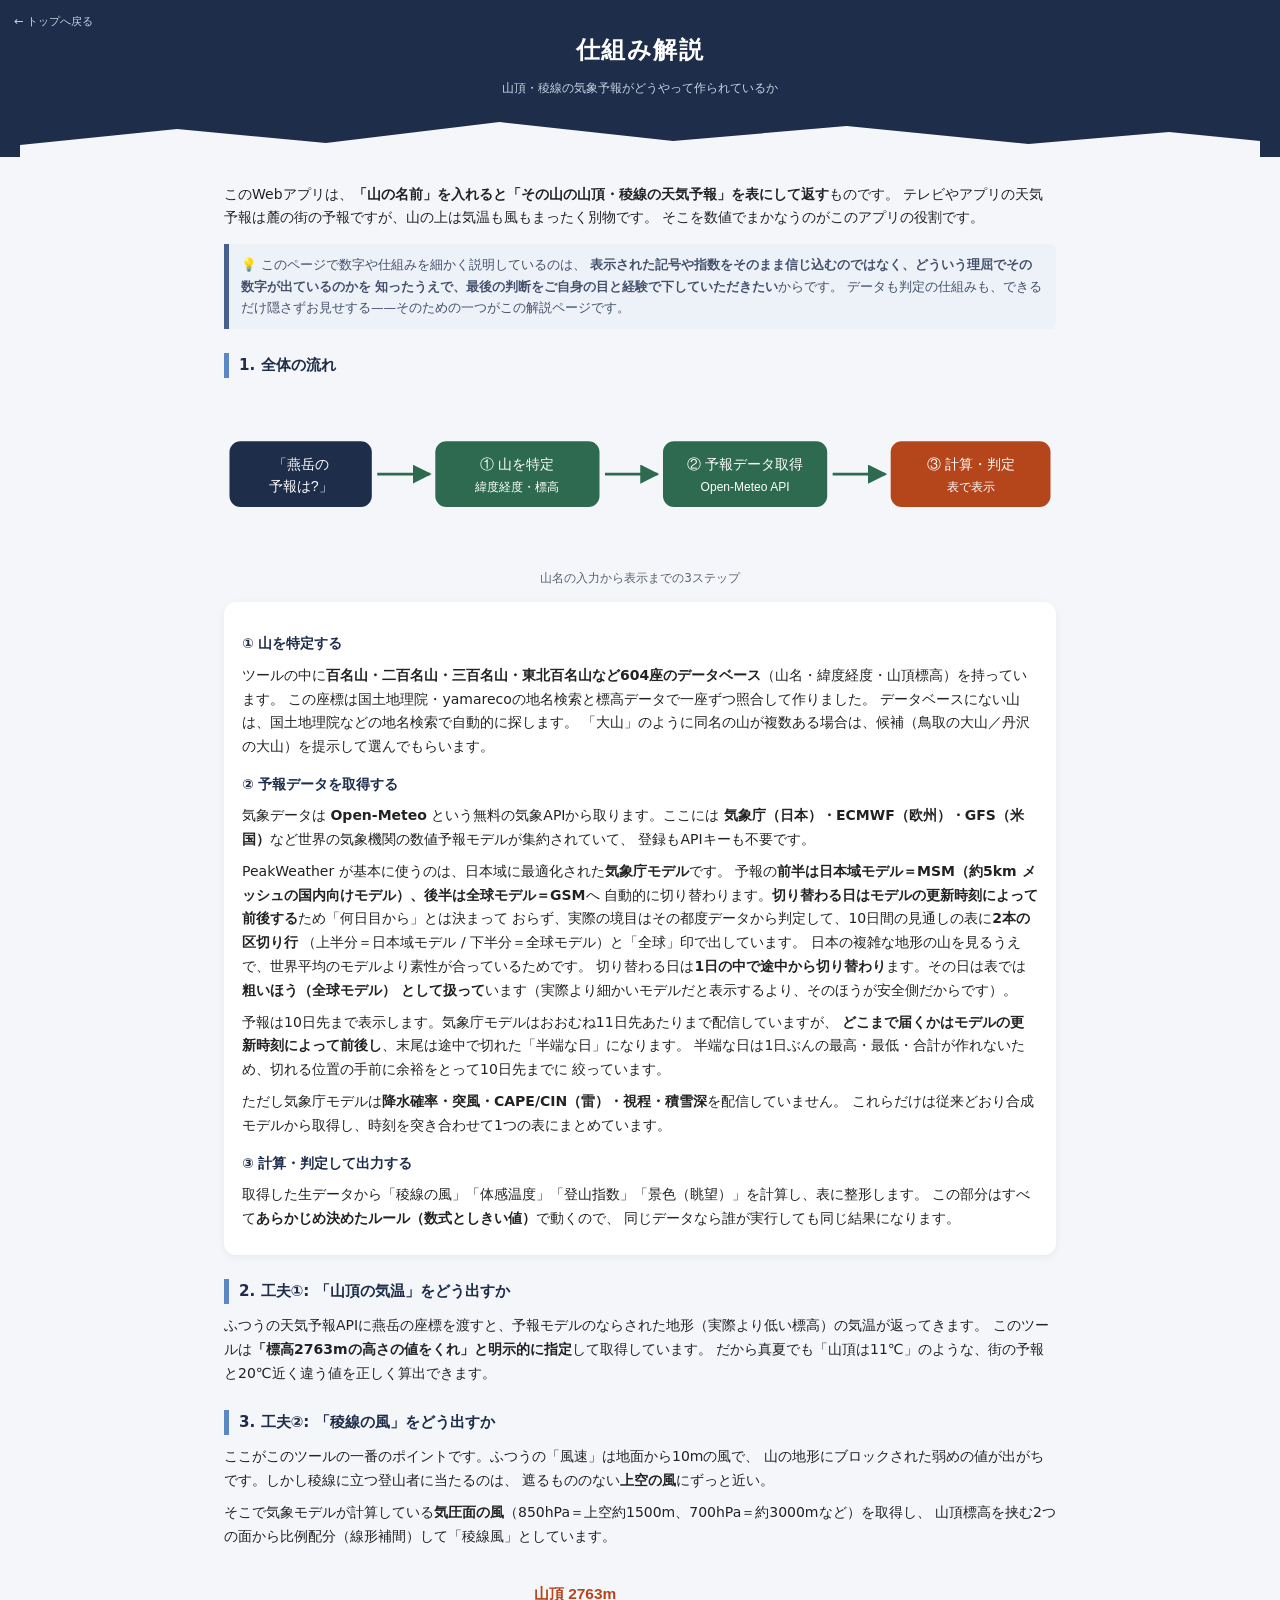
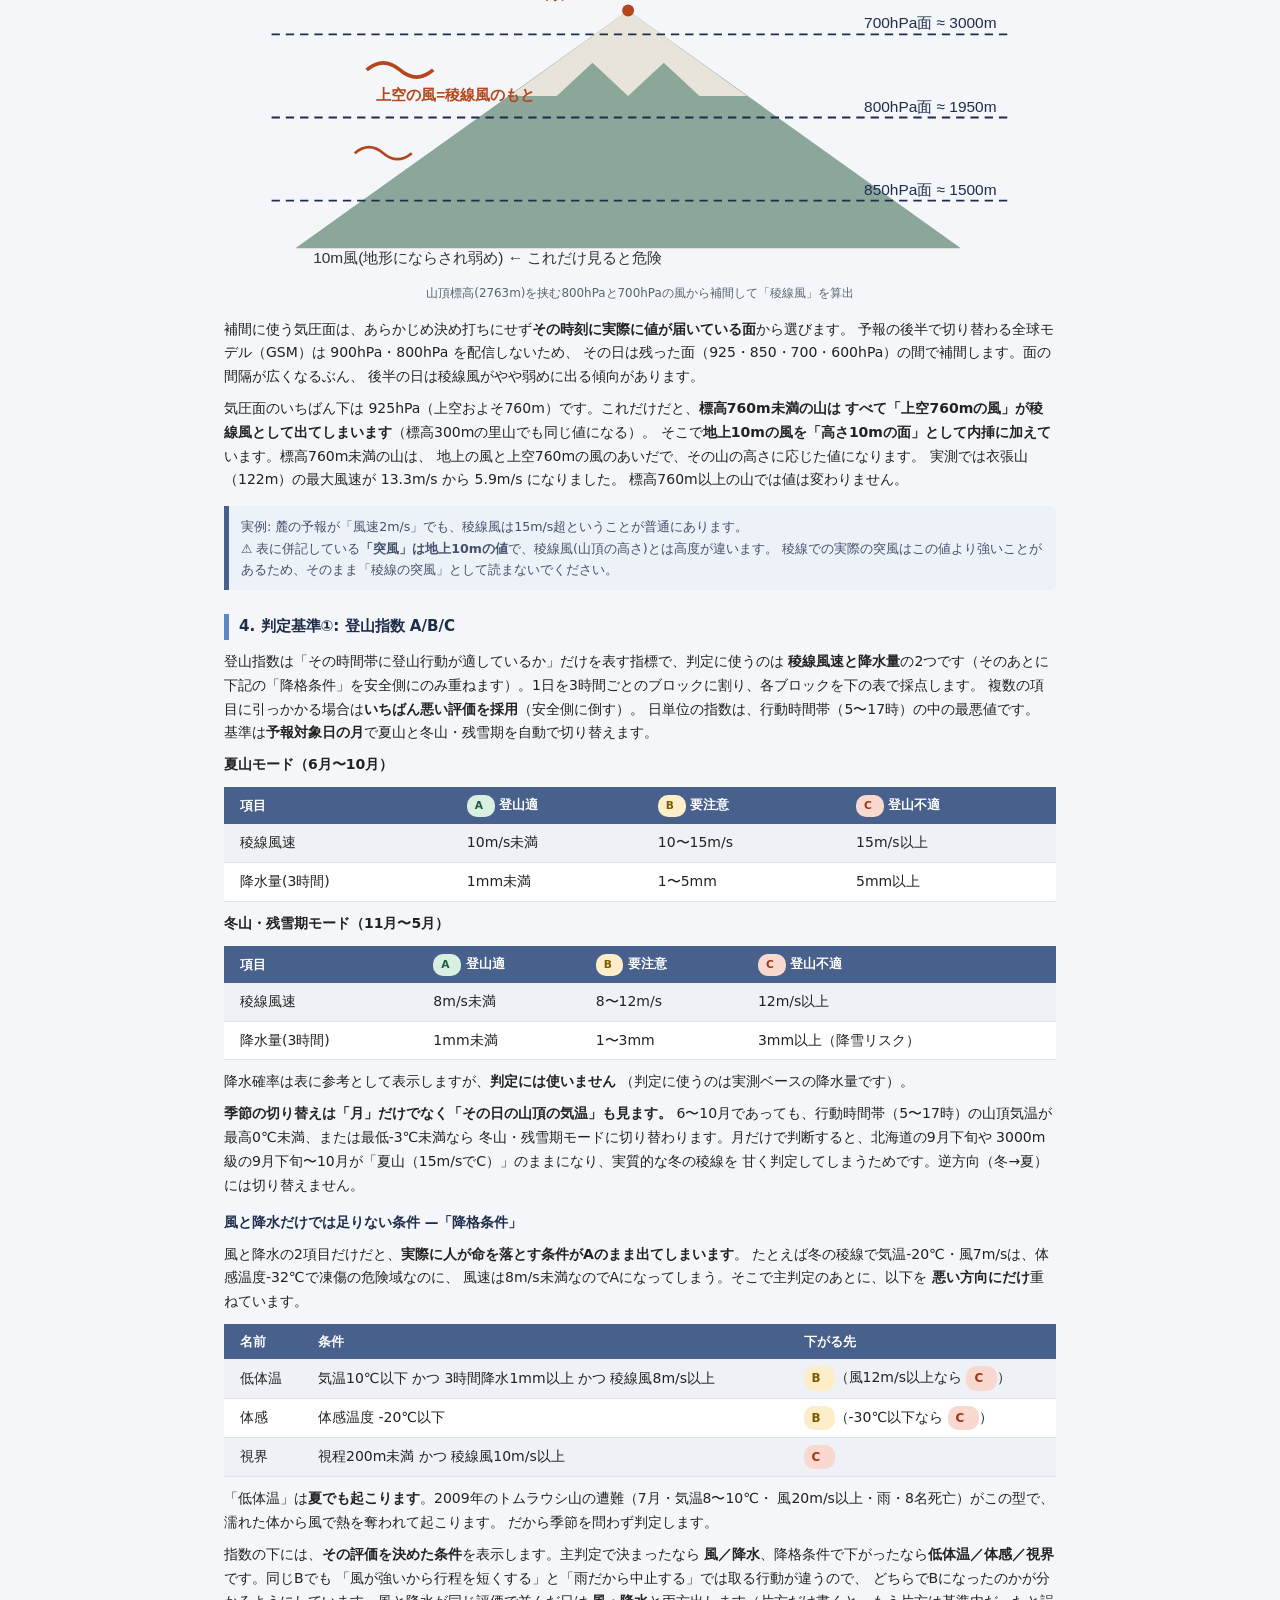
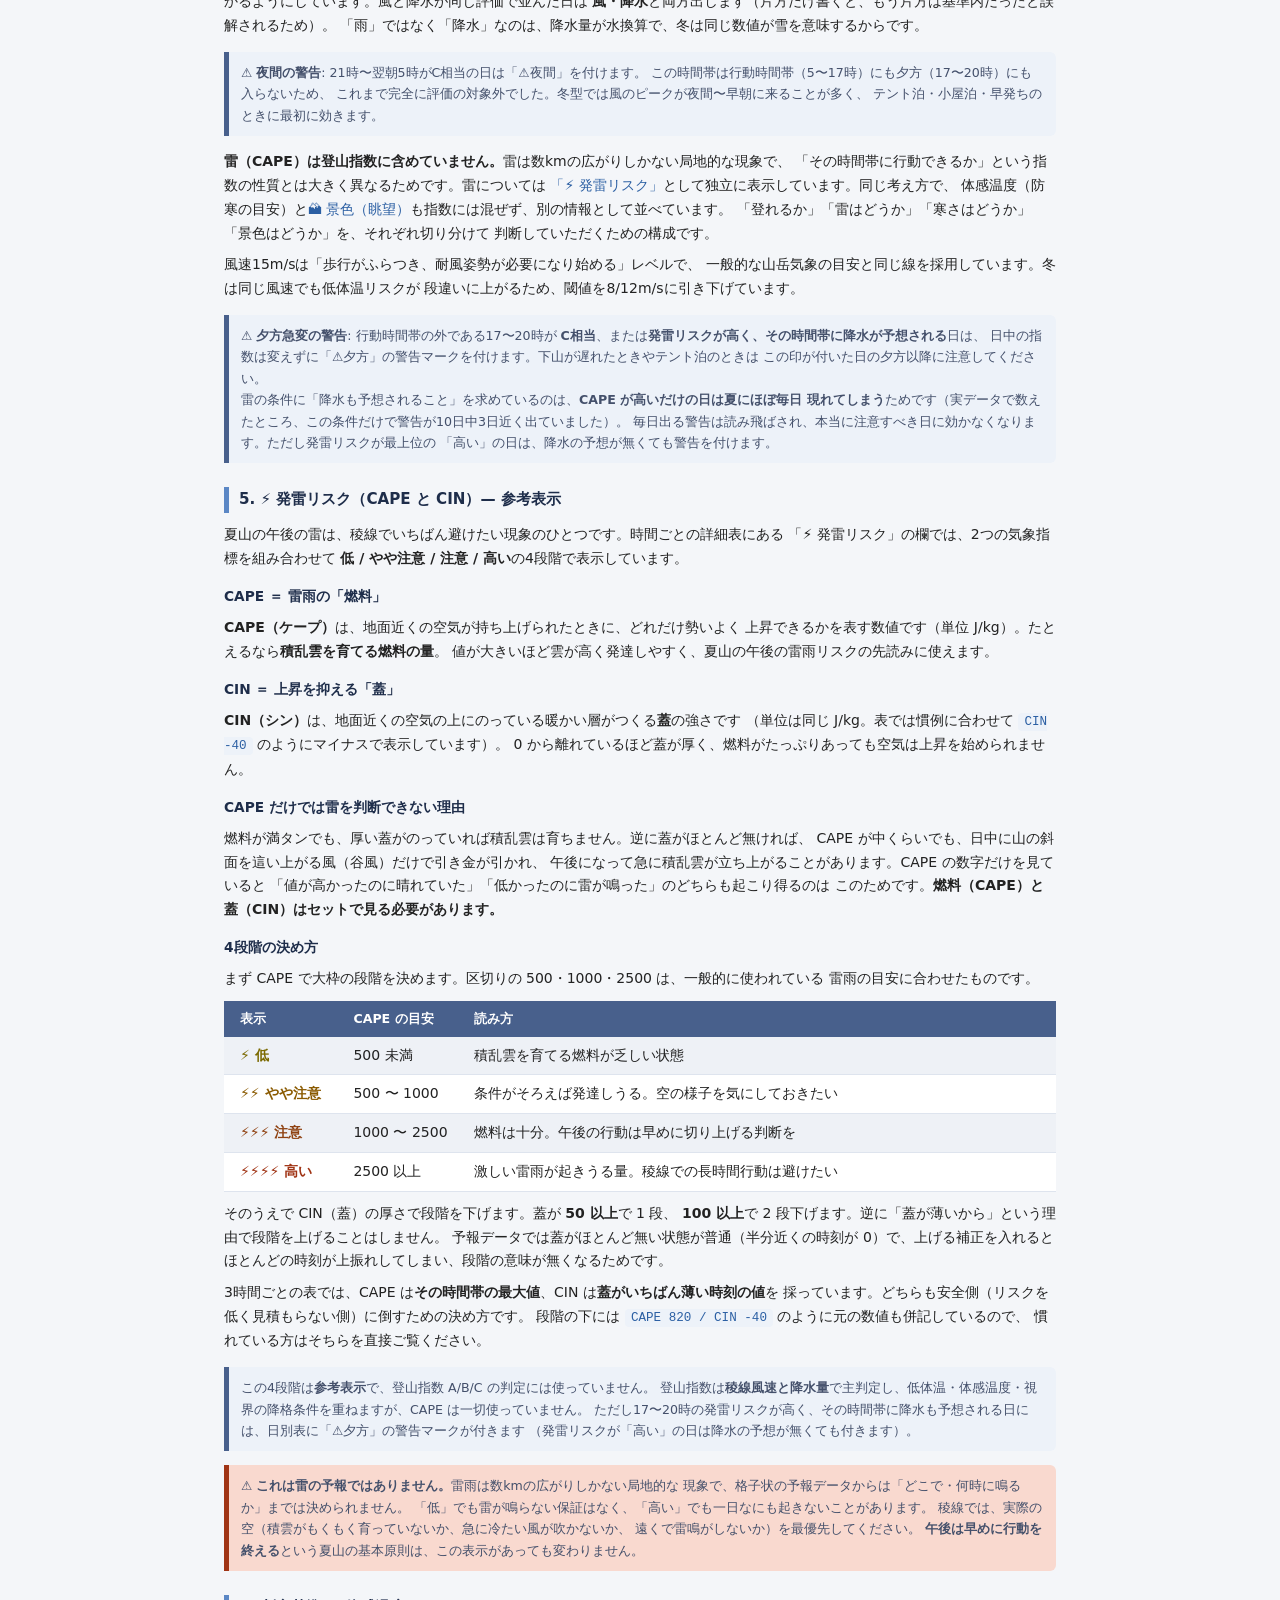
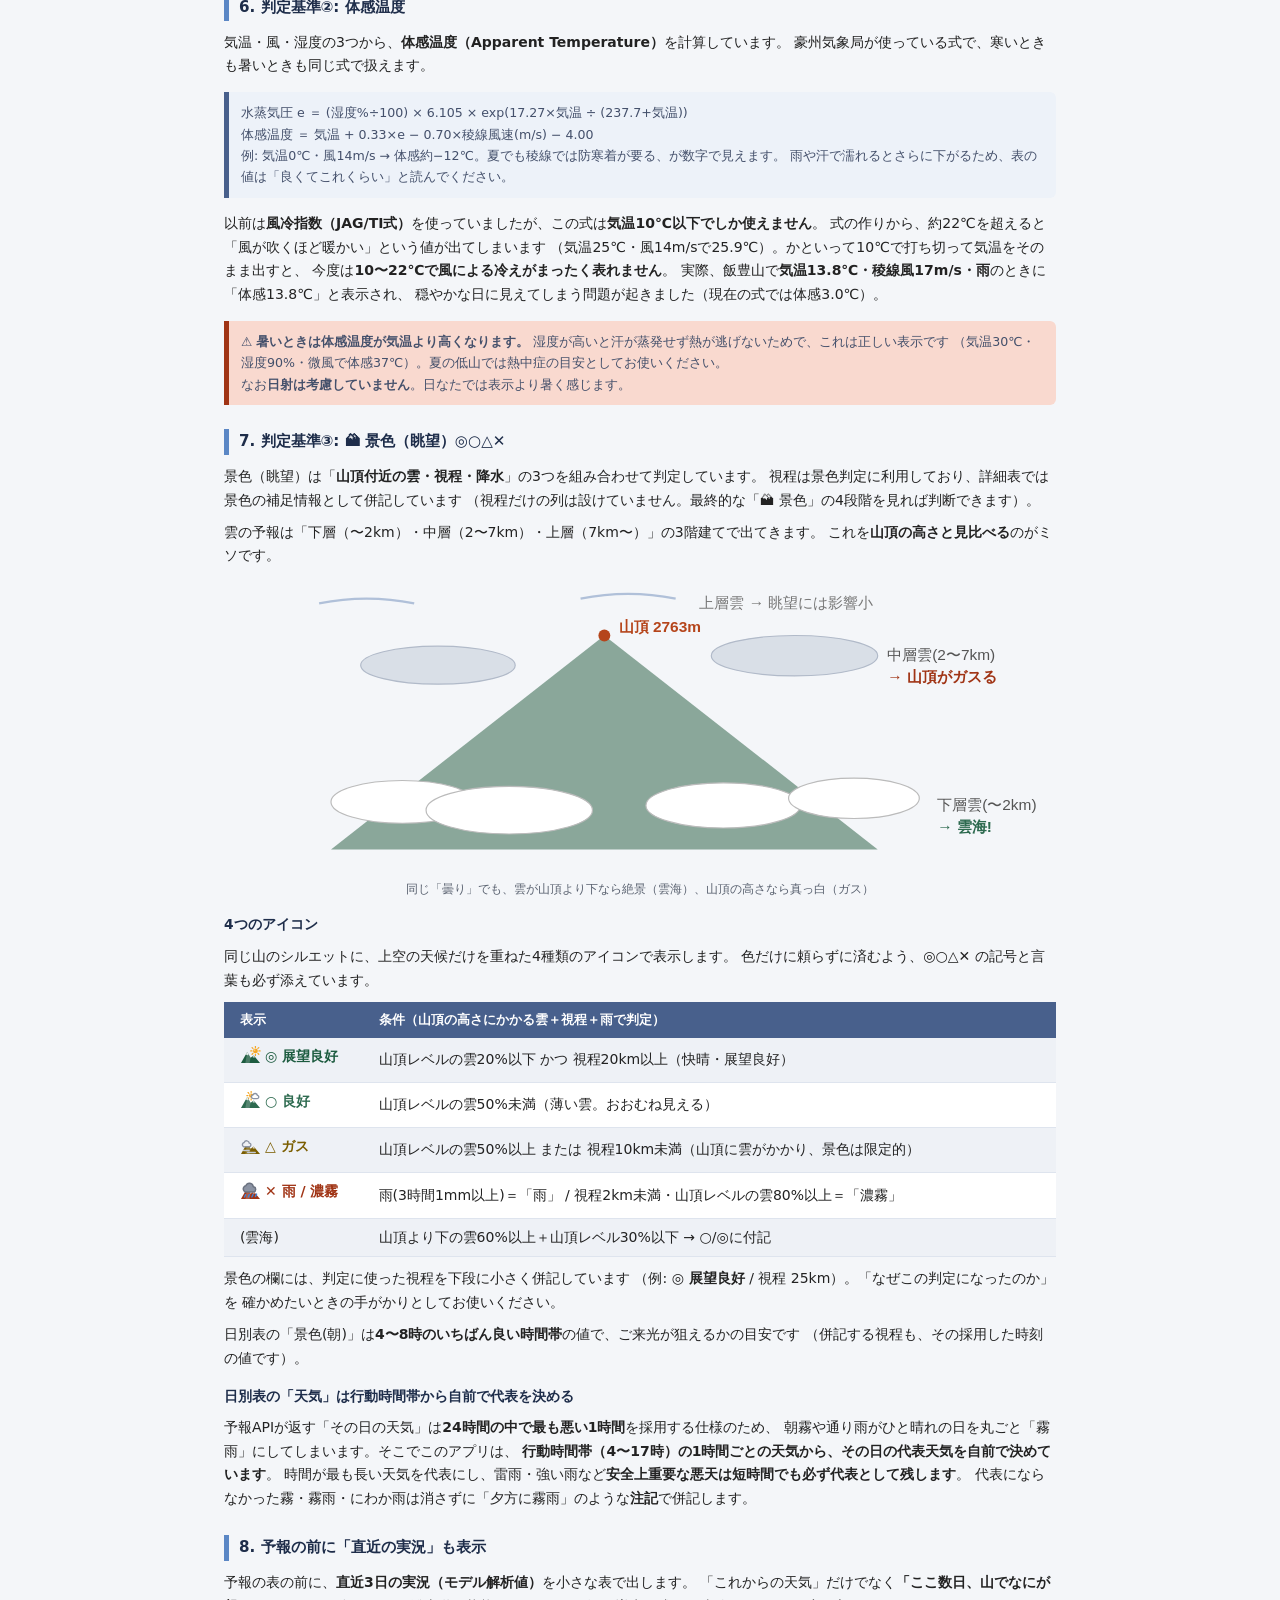
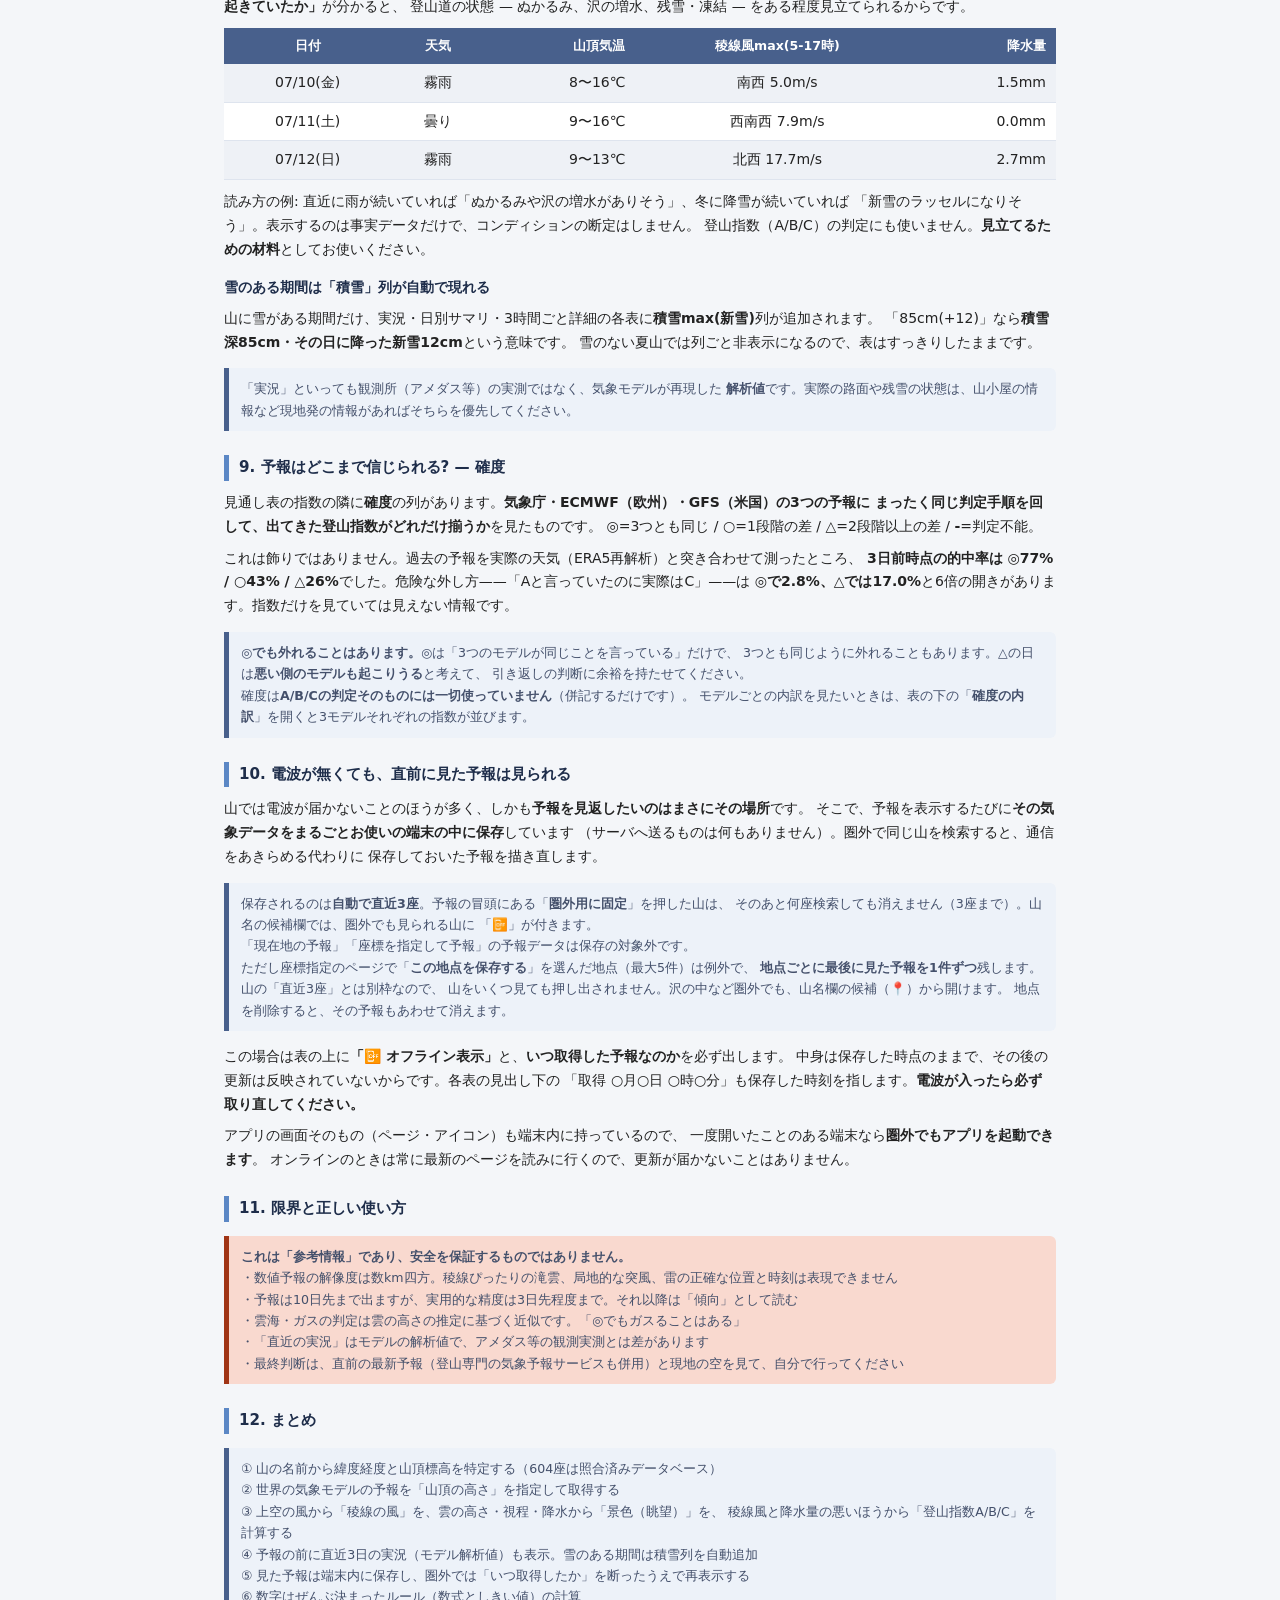
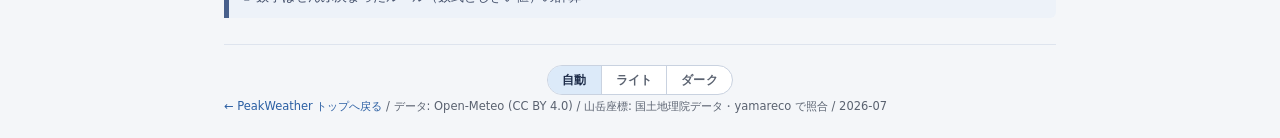
<file: docs/how-it-works-web.html>
<!doctype html>
<html lang="ja">
<head>
<meta charset="utf-8">
<meta name="viewport" content="width=device-width,initial-scale=1">
<title>仕組み解説 — PeakWeather</title>
<link rel="icon" type="image/png" href="../icons/favicon-32.png">
<meta name="theme-color" media="(prefers-color-scheme:light)" content="#1e2d4a">
<meta name="theme-color" media="(prefers-color-scheme:dark)" content="#101725">
<!-- 配色(明るい配色と、端末が夜モードのときの暗い配色)。色の値はここが唯一の置き場で、
     各ページのスタイル指定は var(--◯◯) しか書かない。?v= は theme.css の --pw-theme-ver と
     同じ値にする(古い版がキャッシュに残ると「画面は新しいのに配色だけ旧版」になる)。
     一致は scripts/check_contrast.py が機械的に見ている。 -->
<link rel="stylesheet" href="../theme.css?v=249">
<!-- 配色の切り替え(自動/ライト/ダーク)。既定は「自動」＝端末(OS)の設定に従う。
     ★ defer を付けず、theme.css の直後で **同期実行** すること。遅らせると
       明るい配色で一度描いてから暗転する(起動時の白い一瞬が戻る)。 -->
<script src="../theme.js?v=249"></script>
<!-- Google tag (gtag.js) -->
<script async src="https://www.googletagmanager.com/gtag/js?id=G-B4FYN1EJ2S"></script>
<script>
  window.dataLayer = window.dataLayer || [];
  function gtag(){dataLayer.push(arguments);}
  gtag('js', new Date());

  gtag('config', 'G-B4FYN1EJ2S');
</script>
<style>
/* ★ 色の値をここに書かないこと。全部 theme.css のトークンを var() で参照する。
   ここに :root{--night:…} を書き戻すと theme.css より後に来るため上書きになり、
   **暗い配色が丸ごと効かなくなる**(明るい配色では正常に見えるので気づけない)。 */
*{box-sizing:border-box}
html{scroll-behavior:smooth}
/* ページ内リンクの滑らかスクロールは「動きを減らす」設定で止める。自動で流れる画面は
   前庭障害のある人には症状の引き金になる */
@media(prefers-reduced-motion:reduce){html{scroll-behavior:auto}}
body{margin:0;background:var(--bg);color:var(--text);
  font-family:"Hiragino Kaku Gothic ProN","Yu Gothic UI","Meiryo",system-ui,sans-serif;
  font-size:14px;line-height:1.7}
header{background:var(--night);color:var(--on-night);text-align:center;padding:30px 20px 0;position:relative}
header .back{position:absolute;left:14px;top:12px;color:var(--on-night-2);font-size:.82em;text-decoration:none}
header .back:hover{color:var(--on-night)}
header h1{margin:0;font-size:1.45em;font-weight:800;letter-spacing:.06em}
header .sub{margin:8px 0 0;font-size:.85em;color:var(--on-night-2)}
.ridge{display:block;width:100%;height:40px;margin-top:18px}
/* 山稜の切り抜きは「ヘッダの下の地面」なので、地の色に追従させる。
   SVG の fill="#f4f6f9" は theme.css が読めなかったときの控えで、通常はこちらが勝つ
   (これが無いと、暗い配色でヘッダの下に明るい帯が1本残る)。 */
.ridge path{fill:var(--bg)}
main{max-width:860px;margin:0 auto;padding:18px 14px 8px}
h2{color:var(--head);font-size:1.08em;margin:24px 0 10px;border-left:5px solid var(--sky);padding-left:10px}
h3{color:var(--head);font-size:.98em;margin:14px 0 6px;font-weight:700}
p{margin:8px 0}
.card{background:var(--surface);border-radius:12px;padding:16px 18px;margin:12px 0;
  box-shadow:0 2px 8px var(--shadow-s)}
.tbl{overflow-x:auto;-webkit-overflow-scrolling:touch;margin:10px 0}
table{border-collapse:collapse;width:100%;white-space:nowrap;background:var(--surface)}
th{background:var(--slate);color:var(--on-night);padding:7px 10px;font-size:.9em;font-weight:600;text-align:center}
td{padding:7px 10px;border-bottom:1px solid var(--line);text-align:center;background:var(--surface)}
/* 文字列の列(左寄せ・.lbl/.desc)と数値の列(右寄せ・.num)を使い分け、
   バッジ・記号だけの短い列は中央寄せのまま残す。右寄せ列の直後に来る
   左寄せ列は詰まって見えるため、.desc側の左パディングを広めに取っている。 */
th.lbl,td.lbl{text-align:left}
th.num,td.num{text-align:right;font-variant-numeric:tabular-nums}
th.desc,td.desc{text-align:left;white-space:normal;padding-left:16px}
table.left th,table.left td{text-align:left;padding-left:16px}
tr:nth-child(even) td{background:var(--surface-2)}
.b{display:inline-block;min-width:2.6em;padding:2px 8px;border-radius:10px;font-weight:700;font-size:.85em}
.b-a{background:var(--ok-bg);color:var(--ok-fg)}.b-b{background:var(--warn-bg);color:var(--warn-fg)}
.b-c{background:var(--bad-bg);color:var(--bad-fg)}
/* 発雷リスクの4段階(稲妻の本数+色)。index.html の詳細表と同じ配色 */
.lt{font-weight:700;white-space:nowrap}
.lt-0{color:var(--lt-0)}.lt-1{color:var(--lt-1)}.lt-2{color:var(--lt-2)}.lt-3{color:var(--bad-fg)}
/* 景色(眺望)の凡例。アプリ本体と同じアイコン・同じ判定色 */
.vw{display:inline-flex;align-items:center;gap:4px;font-weight:700;white-space:nowrap}
.vw svg{width:1.5em;height:1.5em;flex:none}
.v-ex{color:var(--ok-fg)}.v-ok{color:var(--v-ok)}.v-so{color:var(--warn-fg)}.v-ng{color:var(--bad-fg)}
.notice{background:var(--bad-bg);border-left:5px solid var(--bad-fg);padding:10px 12px;
  border-radius:0 6px 6px 0;margin:14px 0;font-size:.9em;color:var(--head-2)}
.point{background:var(--surface-3);border-left:5px solid var(--rule);padding:10px 12px;
  border-radius:0 6px 6px 0;margin:14px 0;font-size:.9em;color:var(--head-2)}
figure{margin:14px 0;text-align:center}
figure svg{max-width:100%;height:auto}
figcaption{font-size:.85em;color:var(--muted);margin-top:4px}
code{background:var(--surface-3);padding:2px 6px;border-radius:4px;font-size:.9em;color:var(--link)}
a{color:var(--link);text-decoration:none}
a:hover{text-decoration:underline}
footer{color:var(--muted);font-size:.82em;margin-top:26px;border-top:1px solid var(--line);padding-top:10px;padding-bottom:16px}
footer a{color:var(--link)}
@media(min-width:700px){header h1{font-size:1.7em}}

/* 図解は色を焼き込んだ SVG(白地に濃い文字・線が100本近い)。暗い配色でも
   **図版として明るい面のまま**置く ── 印刷物の図と同じ扱いにする。
   1つずつ色を差し替えると図の意味(実線/破線・寒色/暖色)が崩れるうえ、
   差し替え漏れが必ず残るので、面ごと明るいままにするほうが確実に読める。
   角を丸めて余白を付け、地から浮いた「図版」に見えるようにしてある。
   ★ 当たり先は :root[data-theme="dark"]。@media(prefers-color-scheme:dark) にすると、
     端末が明るい設定のまま画面だけダークに固定した人に **この面が出ない** ──
     図の中の細字(気圧面のラベル等)が暗い地に暗い字で載って読めなくなる(2.48β の取りこぼし)。 */
:root[data-theme="dark"] figure svg{background:#f4f6f9;border-radius:10px;padding:6px}
</style>
</head>
<body>

<header>
  <a class="back" href="../index.html">← トップへ戻る</a>
  <h1>仕組み解説</h1>
  <p class="sub">山頂・稜線の気象予報がどうやって作られているか</p>
  <svg class="ridge" viewBox="0 0 750 40" preserveAspectRatio="none" aria-hidden="true">
    <path d="M0 40 L0 28 L95 12 L185 26 L290 5 L395 24 L500 9 L610 27 L695 15 L750 24 L750 40 Z" fill="#f4f6f9"/>
  </svg>
</header>

<main>

<p>このWebアプリは、<b>「山の名前」を入れると「その山の山頂・稜線の天気予報」を表にして返す</b>ものです。
テレビやアプリの天気予報は麓の街の予報ですが、山の上は気温も風もまったく別物です。
そこを数値でまかなうのがこのアプリの役割です。</p>

<div class="point">💡 このページで数字や仕組みを細かく説明しているのは、
<b>表示された記号や指数をそのまま信じ込むのではなく、どういう理屈でその数字が出ているのかを
知ったうえで、最後の判断をご自身の目と経験で下していただきたい</b>からです。
データも判定の仕組みも、できるだけ隠さずお見せする——そのための一つがこの解説ページです。</div>

<h2>1. 全体の流れ</h2>

<figure>
<svg viewBox="0 0 760 150" xmlns="http://www.w3.org/2000/svg" font-family="sans-serif" font-size="13">
  <defs><marker id="ar" viewBox="0 0 10 10" refX="9" refY="5" markerWidth="7" markerHeight="7" orient="auto">
    <path d="M0 0L10 5L0 10z" fill="#2d6a4f"/></marker></defs>
  <rect x="5" y="45" width="130" height="60" rx="10" fill="#1e2d4a"/>
  <text x="70" y="70" fill="#fff" text-anchor="middle">「燕岳の</text>
  <text x="70" y="90" fill="#fff" text-anchor="middle">予報は?」</text>
  <line x1="140" y1="75" x2="188" y2="75" stroke="#2d6a4f" stroke-width="2.5" marker-end="url(#ar)"/>
  <rect x="193" y="45" width="150" height="60" rx="10" fill="#2d6a4f"/>
  <text x="268" y="70" fill="#fff" text-anchor="middle">① 山を特定</text>
  <text x="268" y="90" fill="#fff" text-anchor="middle" font-size="11">緯度経度・標高</text>
  <line x1="348" y1="75" x2="396" y2="75" stroke="#2d6a4f" stroke-width="2.5" marker-end="url(#ar)"/>
  <rect x="401" y="45" width="150" height="60" rx="10" fill="#2d6a4f"/>
  <text x="476" y="70" fill="#fff" text-anchor="middle">② 予報データ取得</text>
  <text x="476" y="90" fill="#fff" text-anchor="middle" font-size="11">Open-Meteo API</text>
  <line x1="556" y1="75" x2="604" y2="75" stroke="#2d6a4f" stroke-width="2.5" marker-end="url(#ar)"/>
  <rect x="609" y="45" width="146" height="60" rx="10" fill="#b5451b"/>
  <text x="682" y="70" fill="#fff" text-anchor="middle">③ 計算・判定</text>
  <text x="682" y="90" fill="#fff" text-anchor="middle" font-size="11">表で表示</text>
</svg>
<figcaption>山名の入力から表示までの3ステップ</figcaption>
</figure>

<div class="card">
<h3>① 山を特定する</h3>
<p>ツールの中に<b>百名山・二百名山・三百名山・東北百名山など604座のデータベース</b>（山名・緯度経度・山頂標高）を持っています。
この座標は国土地理院・yamarecoの地名検索と標高データで一座ずつ照合して作りました。
データベースにない山は、国土地理院などの地名検索で自動的に探します。
「大山」のように同名の山が複数ある場合は、候補（鳥取の大山／丹沢の大山）を提示して選んでもらいます。</p>
<h3>② 予報データを取得する</h3>
<p>気象データは <b>Open-Meteo</b> という無料の気象APIから取ります。ここには
<b>気象庁（日本）・ECMWF（欧州）・GFS（米国）</b>など世界の気象機関の数値予報モデルが集約されていて、
登録もAPIキーも不要です。</p>
<p>PeakWeather が基本に使うのは、日本域に最適化された<b>気象庁モデル</b>です。
予報の<b>前半は日本域モデル＝MSM（約5km メッシュの国内向けモデル）、後半は全球モデル＝GSM</b>へ
自動的に切り替わります。<b>切り替わる日はモデルの更新時刻によって前後する</b>ため「何日目から」とは決まって
おらず、実際の境目はその都度データから判定して、10日間の見通しの表に<b>2本の区切り行</b>
（上半分＝日本域モデル / 下半分＝全球モデル）と「全球」印で出しています。
日本の複雑な地形の山を見るうえで、世界平均のモデルより素性が合っているためです。
切り替わる日は<b>1日の中で途中から切り替わり</b>ます。その日は表では<b>粗いほう（全球モデル）
として扱って</b>います（実際より細かいモデルだと表示するより、そのほうが安全側だからです）。</p>
<p>予報は10日先まで表示します。気象庁モデルはおおむね11日先あたりまで配信していますが、
<b>どこまで届くかはモデルの更新時刻によって前後し</b>、末尾は途中で切れた「半端な日」になります。
半端な日は1日ぶんの最高・最低・合計が作れないため、切れる位置の手前に余裕をとって10日先までに
絞っています。</p>
<p>ただし気象庁モデルは<b>降水確率・突風・CAPE/CIN（雷）・視程・積雪深</b>を配信していません。
これらだけは従来どおり合成モデルから取得し、時刻を突き合わせて1つの表にまとめています。</p>
<h3>③ 計算・判定して出力する</h3>
<p>取得した生データから「稜線の風」「体感温度」「登山指数」「景色（眺望）」を計算し、表に整形します。
この部分はすべて<b>あらかじめ決めたルール（数式としきい値）</b>で動くので、
同じデータなら誰が実行しても同じ結果になります。</p>
</div>

<h2>2. 工夫①: 「山頂の気温」をどう出すか</h2>
<p>ふつうの天気予報APIに燕岳の座標を渡すと、予報モデルのならされた地形（実際より低い標高）の気温が返ってきます。
このツールは<b>「標高2763mの高さの値をくれ」と明示的に指定</b>して取得しています。
だから真夏でも「山頂は11℃」のような、街の予報と20℃近く違う値を正しく算出できます。</p>

<h2 id="ridge-wind">3. 工夫②: 「稜線の風」をどう出すか</h2>
<p>ここがこのツールの一番のポイントです。ふつうの「風速」は地面から10mの風で、
山の地形にブロックされた弱めの値が出がちです。しかし稜線に立つ登山者に当たるのは、
遮るもののない<b>上空の風</b>にずっと近い。</p>
<p>そこで気象モデルが計算している<b>気圧面の風</b>（850hPa＝上空約1500m、700hPa＝約3000mなど）を取得し、
山頂標高を挟む2つの面から比例配分（線形補間）して「稜線風」としています。</p>

<figure>
<svg viewBox="0 0 700 260" xmlns="http://www.w3.org/2000/svg" font-family="sans-serif" font-size="13">
  <polygon points="60,240 340,40 620,240" fill="#8aa79a"/>
  <polygon points="240,112 340,40 440,112 400,112 370,84 340,112 310,84 280,112" fill="#e8e4da"/>
  <g stroke="#1e2d4a" stroke-width="1.5" stroke-dasharray="7 5">
    <line x1="40" y1="200" x2="660" y2="200"/>
    <line x1="40" y1="130" x2="660" y2="130"/>
    <line x1="40" y1="60"  x2="660" y2="60"/>
  </g>
  <text x="650" y="195" text-anchor="end" fill="#1e2d4a">850hPa面 ≈ 1500m</text>
  <text x="650" y="125" text-anchor="end" fill="#1e2d4a">800hPa面 ≈ 1950m</text>
  <text x="650" y="55"  text-anchor="end" fill="#1e2d4a">700hPa面 ≈ 3000m</text>
  <g fill="#b5451b">
    <circle cx="340" cy="40" r="5"/>
    <text x="330" y="30" text-anchor="end" font-weight="bold">山頂 2763m</text>
  </g>
  <path d="M120 90 q14 -12 28 0 q14 12 28 0" stroke="#b5451b" stroke-width="3" fill="none"/>
  <path d="M110 160 q12 -10 24 0 q12 10 24 0" stroke="#b5451b" stroke-width="2.2" fill="none"/>
  <text x="128" y="115" fill="#b5451b" font-weight="bold">上空の風=稜線風のもと</text>
  <text x="75" y="252" fill="#333">10m風(地形にならされ弱め) ← これだけ見ると危険</text>
</svg>
<figcaption>山頂標高(2763m)を挟む800hPaと700hPaの風から補間して「稜線風」を算出</figcaption>
</figure>

<p>補間に使う気圧面は、あらかじめ決め打ちにせず<b>その時刻に実際に値が届いている面</b>から選びます。
予報の後半で切り替わる全球モデル（GSM）は 900hPa・800hPa を配信しないため、
その日は残った面（925・850・700・600hPa）の間で補間します。面の間隔が広くなるぶん、
後半の日は稜線風がやや弱めに出る傾向があります。</p>

<p>気圧面のいちばん下は 925hPa（上空およそ760m）です。これだけだと、<b>標高760m未満の山は
すべて「上空760mの風」が稜線風として出てしまいます</b>（標高300mの里山でも同じ値になる）。
そこで<b>地上10mの風を「高さ10mの面」として内挿に加えて</b>います。標高760m未満の山は、
地上の風と上空760mの風のあいだで、その山の高さに応じた値になります。
実測では衣張山（122m）の最大風速が 13.3m/s から 5.9m/s になりました。
標高760m以上の山では値は変わりません。</p>

<div class="point">実例: 麓の予報が「風速2m/s」でも、稜線風は15m/s超ということが普通にあります。<br>
⚠ 表に併記している<b>「突風」は地上10mの値</b>で、稜線風(山頂の高さ)とは高度が違います。
稜線での実際の突風はこの値より強いことがあるため、そのまま「稜線の突風」として読まないでください。</div>

<h2 id="index-criteria">4. 判定基準①: 登山指数 A/B/C</h2>
<p>登山指数は「その時間帯に登山行動が適しているか」だけを表す指標で、判定に使うのは
<b>稜線風速と降水量</b>の2つです（そのあとに下記の「降格条件」を安全側にのみ重ねます）。1日を3時間ごとのブロックに割り、各ブロックを下の表で採点します。
複数の項目に引っかかる場合は<b>いちばん悪い評価を採用</b>（安全側に倒す）。
日単位の指数は、行動時間帯（5〜17時）の中の最悪値です。
基準は<b>予報対象日の月</b>で夏山と冬山・残雪期を自動で切り替えます。</p>

<p><b>夏山モード（6月〜10月）</b></p>
<div class="tbl"><table class="left">
<tr><th class="lbl">項目</th><th><span class="b b-a">A</span> 登山適</th><th><span class="b b-b">B</span> 要注意</th><th><span class="b b-c">C</span> 登山不適</th></tr>
<tr><td class="lbl">稜線風速</td><td>10m/s未満</td><td>10〜15m/s</td><td>15m/s以上</td></tr>
<tr><td class="lbl">降水量(3時間)</td><td>1mm未満</td><td>1〜5mm</td><td>5mm以上</td></tr>
</table></div>

<p><b>冬山・残雪期モード（11月〜5月）</b></p>
<div class="tbl"><table class="left">
<tr><th class="lbl">項目</th><th><span class="b b-a">A</span> 登山適</th><th><span class="b b-b">B</span> 要注意</th><th><span class="b b-c">C</span> 登山不適</th></tr>
<tr><td class="lbl">稜線風速</td><td>8m/s未満</td><td>8〜12m/s</td><td>12m/s以上</td></tr>
<tr><td class="lbl">降水量(3時間)</td><td>1mm未満</td><td>1〜3mm</td><td>3mm以上（降雪リスク）</td></tr>
</table></div>

<p>降水確率は表に参考として表示しますが、<b>判定には使いません</b>
（判定に使うのは実測ベースの降水量です）。</p>

<p><b>季節の切り替えは「月」だけでなく「その日の山頂の気温」も見ます。</b>
6〜10月であっても、行動時間帯（5〜17時）の山頂気温が最高0℃未満、または最低-3℃未満なら
冬山・残雪期モードに切り替わります。月だけで判断すると、北海道の9月下旬や
3000m級の9月下旬〜10月が「夏山（15m/sでC）」のままになり、実質的な冬の稜線を
甘く判定してしまうためです。逆方向（冬→夏）には切り替えません。</p>

<h3>風と降水だけでは足りない条件 —「降格条件」</h3>

<p>風と降水の2項目だけだと、<b>実際に人が命を落とす条件がAのまま出てしまいます</b>。
たとえば冬の稜線で気温-20℃・風7m/sは、体感温度-32℃で凍傷の危険域なのに、
風速は8m/s未満なのでAになってしまう。そこで主判定のあとに、以下を
<b>悪い方向にだけ</b>重ねています。</p>

<div class="tbl"><table class="left">
<tr><th class="lbl">名前</th><th>条件</th><th>下がる先</th></tr>
<tr><td class="lbl">低体温</td><td>気温10℃以下 かつ 3時間降水1mm以上 かつ 稜線風8m/s以上</td><td><span class="b b-b">B</span>（風12m/s以上なら <span class="b b-c">C</span>）</td></tr>
<tr><td class="lbl">体感</td><td>体感温度 -20℃以下</td><td><span class="b b-b">B</span>（-30℃以下なら <span class="b b-c">C</span>）</td></tr>
<tr><td class="lbl">視界</td><td>視程200m未満 かつ 稜線風10m/s以上</td><td><span class="b b-c">C</span></td></tr>
</table></div>

<p>「低体温」は<b>夏でも起こります</b>。2009年のトムラウシ山の遭難（7月・気温8〜10℃・
風20m/s以上・雨・8名死亡）がこの型で、濡れた体から風で熱を奪われて起こります。
だから季節を問わず判定します。</p>

<p>指数の下には、<b>その評価を決めた条件</b>を表示します。主判定で決まったなら
<b>風／降水</b>、降格条件で下がったなら<b>低体温／体感／視界</b>です。同じBでも
「風が強いから行程を短くする」と「雨だから中止する」では取る行動が違うので、
どちらでBになったのかが分かるようにしています。風と降水が同じ評価で並んだ日は
<b>風・降水</b>と両方出します（片方だけ書くと、もう片方は基準内だったと誤解されるため）。
「雨」ではなく「降水」なのは、降水量が水換算で、冬は同じ数値が雪を意味するからです。</p>

<div class="point">⚠ <b>夜間の警告</b>: 21時〜翌朝5時がC相当の日は「⚠夜間」を付けます。
この時間帯は行動時間帯（5〜17時）にも夕方（17〜20時）にも入らないため、
これまで完全に評価の対象外でした。冬型では風のピークが夜間〜早朝に来ることが多く、
テント泊・小屋泊・早発ちのときに最初に効きます。</div>

<p><b>雷（CAPE）は登山指数に含めていません。</b>雷は数kmの広がりしかない局地的な現象で、
「その時間帯に行動できるか」という指数の性質とは大きく異なるためです。雷については
<a href="#lightning">「⚡ 発雷リスク」</a>として独立に表示しています。同じ考え方で、
体感温度（防寒の目安）と<a href="#view">🏔 景色（眺望）</a>も指数には混ぜず、別の情報として並べています。
「登れるか」「雷はどうか」「寒さはどうか」「景色はどうか」を、それぞれ切り分けて
判断していただくための構成です。</p>

<p>風速15m/sは「歩行がふらつき、耐風姿勢が必要になり始める」レベルで、
一般的な山岳気象の目安と同じ線を採用しています。冬は同じ風速でも低体温リスクが
段違いに上がるため、閾値を8/12m/sに引き下げています。</p>

<div class="point">⚠ <b>夕方急変の警告</b>: 行動時間帯の外である17〜20時が
<b>C相当</b>、または<b>発雷リスクが高く、その時間帯に降水が予想される</b>日は、
日中の指数は変えずに「⚠夕方」の警告マークを付けます。下山が遅れたときやテント泊のときは
この印が付いた日の夕方以降に注意してください。<br>
雷の条件に「降水も予想されること」を求めているのは、<b>CAPE が高いだけの日は夏にほぼ毎日
現れてしまう</b>ためです（実データで数えたところ、この条件だけで警告が10日中3日近く出ていました）。
毎日出る警告は読み飛ばされ、本当に注意すべき日に効かなくなります。ただし発雷リスクが最上位の
「高い」の日は、降水の予想が無くても警告を付けます。</div>

<h2 id="lightning">5. ⚡ 発雷リスク（CAPE と CIN）— 参考表示</h2>
<p>夏山の午後の雷は、稜線でいちばん避けたい現象のひとつです。時間ごとの詳細表にある
「⚡ 発雷リスク」の欄では、2つの気象指標を組み合わせて
<b>低 / やや注意 / 注意 / 高い</b>の4段階で表示しています。</p>

<h3>CAPE ＝ 雷雨の「燃料」</h3>
<p><b>CAPE（ケープ）</b>は、地面近くの空気が持ち上げられたときに、どれだけ勢いよく
上昇できるかを表す数値です（単位 J/kg）。たとえるなら<b>積乱雲を育てる燃料の量</b>。
値が大きいほど雲が高く発達しやすく、夏山の午後の雷雨リスクの先読みに使えます。</p>

<h3>CIN ＝ 上昇を抑える「蓋」</h3>
<p><b>CIN（シン）</b>は、地面近くの空気の上にのっている暖かい層がつくる<b>蓋</b>の強さです
（単位は同じ J/kg。表では慣例に合わせて <code>CIN -40</code> のようにマイナスで表示しています）。
0 から離れているほど蓋が厚く、燃料がたっぷりあっても空気は上昇を始められません。</p>

<h3>CAPE だけでは雷を判断できない理由</h3>
<p>燃料が満タンでも、厚い蓋がのっていれば積乱雲は育ちません。逆に蓋がほとんど無ければ、
CAPE が中くらいでも、日中に山の斜面を這い上がる風（谷風）だけで引き金が引かれ、
午後になって急に積乱雲が立ち上がることがあります。CAPE の数字だけを見ていると
「値が高かったのに晴れていた」「低かったのに雷が鳴った」のどちらも起こり得るのは
このためです。<b>燃料（CAPE）と蓋（CIN）はセットで見る必要があります。</b></p>

<h3>4段階の決め方</h3>
<p>まず CAPE で大枠の段階を決めます。区切りの 500・1000・2500 は、一般的に使われている
雷雨の目安に合わせたものです。</p>

<div class="tbl"><table class="left">
<tr><th style="width:9em">表示</th><th style="width:9em" class="num">CAPE の目安</th><th>読み方</th></tr>
<tr><td><span class="lt lt-0">⚡ 低</span></td><td class="num">500 未満</td>
    <td class="desc">積乱雲を育てる燃料が乏しい状態</td></tr>
<tr><td><span class="lt lt-1">⚡⚡ やや注意</span></td><td class="num">500 〜 1000</td>
    <td class="desc">条件がそろえば発達しうる。空の様子を気にしておきたい</td></tr>
<tr><td><span class="lt lt-2">⚡⚡⚡ 注意</span></td><td class="num">1000 〜 2500</td>
    <td class="desc">燃料は十分。午後の行動は早めに切り上げる判断を</td></tr>
<tr><td><span class="lt lt-3">⚡⚡⚡⚡ 高い</span></td><td class="num">2500 以上</td>
    <td class="desc">激しい雷雨が起きうる量。稜線での長時間行動は避けたい</td></tr>
</table></div>

<p>そのうえで CIN（蓋）の厚さで段階を下げます。蓋が <b>50 以上</b>で 1 段、
<b>100 以上</b>で 2 段下げます。逆に「蓋が薄いから」という理由で段階を上げることはしません。
予報データでは蓋がほとんど無い状態が普通（半分近くの時刻が 0）で、上げる補正を入れると
ほとんどの時刻が上振れしてしまい、段階の意味が無くなるためです。</p>

<p>3時間ごとの表では、CAPE は<b>その時間帯の最大値</b>、CIN は<b>蓋がいちばん薄い時刻の値</b>を
採っています。どちらも安全側（リスクを低く見積もらない側）に倒すための決め方です。
段階の下には <code>CAPE 820 / CIN -40</code> のように元の数値も併記しているので、
慣れている方はそちらを直接ご覧ください。</p>

<div class="point">この4段階は<b>参考表示</b>で、登山指数 A/B/C の判定には使っていません。
登山指数は<b>稜線風速と降水量</b>で主判定し、低体温・体感温度・視界の降格条件を重ねますが、CAPE は一切使っていません。
ただし17〜20時の発雷リスクが高く、その時間帯に降水も予想される日には、日別表に「⚠夕方」の警告マークが付きます
（発雷リスクが「高い」の日は降水の予想が無くても付きます）。</div>

<div class="notice">⚠ <b>これは雷の予報ではありません。</b>雷雨は数kmの広がりしかない局地的な
現象で、格子状の予報データからは「どこで・何時に鳴るか」までは決められません。
「低」でも雷が鳴らない保証はなく、「高い」でも一日なにも起きないことがあります。
稜線では、実際の空（積雲がもくもく育っていないか、急に冷たい風が吹かないか、
遠くで雷鳴がしないか）を最優先してください。
<b>午後は早めに行動を終える</b>という夏山の基本原則は、この表示があっても変わりません。</div>

<h2>6. 判定基準②: 体感温度</h2>
<p>気温・風・湿度の3つから、<b>体感温度（Apparent Temperature）</b>を計算しています。
豪州気象局が使っている式で、寒いときも暑いときも同じ式で扱えます。</p>
<div class="point">水蒸気圧 e ＝ (湿度%÷100) × 6.105 × exp(17.27×気温 ÷ (237.7+気温))<br>
体感温度 ＝ 気温 + 0.33×e − 0.70×稜線風速(m/s) − 4.00<br>
例: 気温0℃・風14m/s → 体感約−12℃。夏でも稜線では防寒着が要る、が数字で見えます。
雨や汗で濡れるとさらに下がるため、表の値は「良くてこれくらい」と読んでください。</div>

<p>以前は<b>風冷指数（JAG/TI式）</b>を使っていましたが、この式は<b>気温10℃以下でしか使えません</b>。
式の作りから、約22℃を超えると「風が吹くほど暖かい」という値が出てしまいます
（気温25℃・風14m/sで25.9℃）。かといって10℃で打ち切って気温をそのまま出すと、
今度は<b>10〜22℃で風による冷えがまったく表れません</b>。
実際、飯豊山で<b>気温13.8℃・稜線風17m/s・雨</b>のときに「体感13.8℃」と表示され、
穏やかな日に見えてしまう問題が起きました（現在の式では体感3.0℃）。</p>

<div class="notice">⚠ <b>暑いときは体感温度が気温より高くなります。</b>
湿度が高いと汗が蒸発せず熱が逃げないためで、これは正しい表示です
（気温30℃・湿度90%・微風で体感37℃）。夏の低山では熱中症の目安としてお使いください。<br>
なお<b>日射は考慮していません</b>。日なたでは表示より暑く感じます。</div>

<h2 id="view">7. 判定基準③: 🏔 景色（眺望）◎○△✕</h2>
<p>景色（眺望）は「<b>山頂付近の雲・視程・降水</b>」の3つを組み合わせて判定しています。
視程は景色判定に利用しており、詳細表では景色の補足情報として併記しています
（視程だけの列は設けていません。最終的な「🏔 景色」の4段階を見れば判断できます）。</p>
<p>雲の予報は「下層（〜2km）・中層（2〜7km）・上層（7km〜）」の3階建てで出てきます。
これを<b>山頂の高さと見比べる</b>のがミソです。</p>

<figure>
<svg viewBox="0 0 700 240" xmlns="http://www.w3.org/2000/svg" font-family="sans-serif" font-size="13">
  <polygon points="90,225 320,45 550,225" fill="#8aa79a"/>
  <circle cx="320" cy="45" r="5" fill="#b5451b"/>
  <text x="332" y="42" fill="#b5451b" font-weight="bold">山頂 2763m</text>
  <g fill="#fff" stroke="#bbb">
    <ellipse cx="150" cy="185" rx="60" ry="18"/>
    <ellipse cx="240" cy="192" rx="70" ry="20"/>
    <ellipse cx="420" cy="188" rx="65" ry="19"/>
    <ellipse cx="530" cy="182" rx="55" ry="17"/>
  </g>
  <text x="600" y="192" fill="#555">下層雲(〜2km)</text>
  <text x="600" y="210" fill="#2d6a4f" font-weight="bold">→ 雲海!</text>
  <g fill="#d7dde6" stroke="#aab4c4" opacity=".9">
    <ellipse cx="180" cy="70" rx="65" ry="16"/>
    <ellipse cx="480" cy="62" rx="70" ry="17"/>
  </g>
  <text x="558" y="66" fill="#555">中層雲(2〜7km)</text>
  <text x="558" y="84" fill="#a03415" font-weight="bold">→ 山頂がガスる</text>
  <g stroke="#9fb3d1" stroke-width="2" opacity=".8">
    <path d="M80 18 q40 -8 80 0" fill="none"/>
    <path d="M300 14 q40 -8 80 0" fill="none"/>
  </g>
  <text x="400" y="22" fill="#777">上層雲 → 眺望には影響小</text>
</svg>
<figcaption>同じ「曇り」でも、雲が山頂より下なら絶景（雲海）、山頂の高さなら真っ白（ガス）</figcaption>
</figure>

<h3>4つのアイコン</h3>
<p>同じ山のシルエットに、上空の天候だけを重ねた4種類のアイコンで表示します。
色だけに頼らずに済むよう、◎○△✕ の記号と言葉も必ず添えています。</p>

<!-- アプリ本体(index.html)と同一のスプライト。変更するときは両方そろえること -->
<svg width="0" height="0" style="position:absolute" aria-hidden="true">
  <g id="view-mt">
    <path d="M1.5 26 11 9l5.2 9L21 14.5 30.5 26Z" fill="currentColor"/>
    <path d="M11 9l5.2 9-1.6 8H8.2Z" fill="#fff" opacity=".2"/>
    <path d="M11 9 8.3 13.8l1.6-.7 1.1 1.2 1.2-1.3 1.3 1.1Z" fill="#fff" opacity=".92"/>
    <path d="M21 14.5l-1.7 3.1 1.1-.5.8.9.9-1 .9.8Z" fill="#fff" opacity=".92"/>
  </g>
  <symbol id="view-ex" viewBox="0 0 32 32" fill="none" stroke-linecap="round" stroke-linejoin="round">
    <circle cx="23.5" cy="7.5" r="3.7" fill="#f5a623"/>
    <circle cx="22.2" cy="6.2" r="1.3" fill="#fff" opacity=".42"/>
    <path d="M23.5 2.2V.4M23.5 12.8v1.8M28.8 7.5h1.8M18.2 7.5h-1.8M27.3 3.7l1.3-1.3M19.7 11.3l-1.3 1.3M27.3 11.3l1.3 1.3M19.7 3.7 18.4 2.4"
          stroke="#f5a623" stroke-width="1.9"/>
    <use href="#view-mt"/>
  </symbol>
  <symbol id="view-ok" viewBox="0 0 32 32" fill="none" stroke-linecap="round" stroke-linejoin="round">
    <circle cx="17" cy="7" r="3.3" fill="#f5a623"/>
    <circle cx="15.9" cy="5.9" r="1.15" fill="#fff" opacity=".42"/>
    <path d="M17 2.1V.4M12.1 7h-1.7M13.5 3.5 12.3 2.3M13.5 10.5l-1.2 1.2M17 11.9v1.7"
          stroke="#f5a623" stroke-width="1.8"/>
    <g transform="translate(16.4 3.2) scale(.62)" stroke-width="3.4">
      <path d="M7.3 13.5h8.6a3.9 3.9 0 0 0 .4-7.78A5.6 5.6 0 0 0 5.55 4.37 3.85 3.85 0 0 0 7.3 13.5Z"
            fill="#fff" stroke="#8b93a3"/>
    </g>
    <use href="#view-mt"/>
  </symbol>
  <symbol id="view-so" viewBox="0 0 32 32" fill="none" stroke-linecap="round" stroke-linejoin="round">
    <use href="#view-mt"/>
    <g transform="translate(2.4 5.2) scale(.72)" stroke-width="2.9">
      <path d="M7.3 13.5h8.6a3.9 3.9 0 0 0 .4-7.78A5.6 5.6 0 0 0 5.55 4.37 3.85 3.85 0 0 0 7.3 13.5Z"
            fill="#eef0f4" stroke="#8b93a3"/>
    </g>
    <path d="M5.6 20.6h8.2M11.8 23.6h11.4" stroke="#c2c9d4" stroke-width="2.3"/>
  </symbol>
  <symbol id="view-ng" viewBox="0 0 32 32" fill="none" stroke-linecap="round" stroke-linejoin="round">
    <use href="#view-mt"/>
    <g transform="translate(3.1 1.1) scale(1.05)" stroke-width="2.1">
      <path d="M7.3 13.5h8.6a3.9 3.9 0 0 0 .4-7.78A5.6 5.6 0 0 0 5.55 4.37 3.85 3.85 0 0 0 7.3 13.5Z"
            fill="#8b93a3" stroke="#6b7280"/>
    </g>
    <path d="M8.6 19.2 6.9 22.8M14.2 19.2l-1.7 3.6M19.8 19.2l-1.7 3.6M25.2 18.4l-1.7 3.6"
          stroke="#3f83d6" stroke-width="2.2"/>
  </symbol>
</svg>

<div class="tbl"><table class="left">
<tr><th style="width:11em">表示</th><th class="desc">条件（山頂の高さにかかる雲＋視程＋雨で判定）</th></tr>
<tr><td><span class="vw v-ex"><svg aria-hidden="true"><use href="#view-ex"/></svg>◎ 展望良好</span></td>
    <td class="desc">山頂レベルの雲20%以下 かつ 視程20km以上（快晴・展望良好）</td></tr>
<tr><td><span class="vw v-ok"><svg aria-hidden="true"><use href="#view-ok"/></svg>○ 良好</span></td>
    <td class="desc">山頂レベルの雲50%未満（薄い雲。おおむね見える）</td></tr>
<tr><td><span class="vw v-so"><svg aria-hidden="true"><use href="#view-so"/></svg>△ ガス</span></td>
    <td class="desc">山頂レベルの雲50%以上 または 視程10km未満（山頂に雲がかかり、景色は限定的）</td></tr>
<tr><td><span class="vw v-ng"><svg aria-hidden="true"><use href="#view-ng"/></svg>✕ 雨 / 濃霧</span></td>
    <td class="desc">雨(3時間1mm以上)＝「雨」 / 視程2km未満・山頂レベルの雲80%以上＝「濃霧」</td></tr>
<tr><td>(雲海)</td>
    <td>山頂より下の雲60%以上＋山頂レベル30%以下 → ○/◎に付記</td></tr>
</table></div>
<p>景色の欄には、判定に使った視程を下段に小さく併記しています
（例: <b>◎ 展望良好</b> / 視程 25km）。「なぜこの判定になったのか」を
確かめたいときの手がかりとしてお使いください。</p>
<p>日別表の「景色(朝)」は<b>4〜8時のいちばん良い時間帯</b>の値で、ご来光が狙えるかの目安です
（併記する視程も、その採用した時刻の値です）。</p>

<h3>日別表の「天気」は行動時間帯から自前で代表を決める</h3>
<p>予報APIが返す「その日の天気」は<b>24時間の中で最も悪い1時間</b>を採用する仕様のため、
朝霧や通り雨がひと晴れの日を丸ごと「霧雨」にしてしまいます。そこでこのアプリは、
<b>行動時間帯（4〜17時）の1時間ごとの天気から、その日の代表天気を自前で決めています</b>。
時間が最も長い天気を代表にし、雷雨・強い雨など<b>安全上重要な悪天は短時間でも必ず代表として残します</b>。
代表にならなかった霧・霧雨・にわか雨は消さずに「夕方に霧雨」のような<b>注記</b>で併記します。</p>

<h2>8. 予報の前に「直近の実況」も表示</h2>
<p>予報の表の前に、<b>直近3日の実況（モデル解析値）</b>を小さな表で出します。
「これからの天気」だけでなく<b>「ここ数日、山でなにが起きていたか」</b>が分かると、
登山道の状態 — ぬかるみ、沢の増水、残雪・凍結 — をある程度見立てられるからです。</p>
<div class="tbl"><table>
<tr><th>日付</th><th>天気</th><th class="num">山頂気温</th><th>稜線風max(5-17時)</th><th class="num">降水量</th></tr>
<tr><td>07/10(金)</td><td>霧雨</td><td class="num">8〜16℃</td><td>南西 5.0m/s</td><td class="num">1.5mm</td></tr>
<tr><td>07/11(土)</td><td>曇り</td><td class="num">9〜16℃</td><td>西南西 7.9m/s</td><td class="num">0.0mm</td></tr>
<tr><td>07/12(日)</td><td>霧雨</td><td class="num">9〜13℃</td><td>北西 17.7m/s</td><td class="num">2.7mm</td></tr>
</table></div>
<p>読み方の例: 直近に雨が続いていれば「ぬかるみや沢の増水がありそう」、冬に降雪が続いていれば
「新雪のラッセルになりそう」。表示するのは事実データだけで、コンディションの断定はしません。
登山指数（A/B/C）の判定にも使いません。<b>見立てるための材料</b>としてお使いください。</p>
<h3>雪のある期間は「積雪」列が自動で現れる</h3>
<p>山に雪がある期間だけ、実況・日別サマリ・3時間ごと詳細の各表に<b>積雪max(新雪)</b>列が追加されます。
「85cm(+12)」なら<b>積雪深85cm・その日に降った新雪12cm</b>という意味です。
雪のない夏山では列ごと非表示になるので、表はすっきりしたままです。</p>
<div class="point">「実況」といっても観測所（アメダス等）の実測ではなく、気象モデルが再現した
<b>解析値</b>です。実際の路面や残雪の状態は、山小屋の情報など現地発の情報があればそちらを優先してください。</div>

<h2 id="agree">9. 予報はどこまで信じられる? — 確度</h2>
<p>見通し表の指数の隣に<b>確度</b>の列があります。<b>気象庁・ECMWF（欧州）・GFS（米国）の3つの予報に
まったく同じ判定手順を回して、出てきた登山指数がどれだけ揃うか</b>を見たものです。
<b>◎</b>=3つとも同じ / <b>○</b>=1段階の差 / <b>△</b>=2段階以上の差 / <b>-</b>=判定不能。</p>
<p>これは飾りではありません。過去の予報を実際の天気（ERA5再解析）と突き合わせて測ったところ、
<b>3日前時点の的中率は ◎77% / ○43% / △26%</b>でした。危険な外し方——「Aと言っていたのに実際はC」——は
<b>◎で2.8%、△では17.0%</b>と6倍の開きがあります。指数だけを見ていては見えない情報です。</p>
<div class="point"><b>◎でも外れることはあります。</b>◎は「3つのモデルが同じことを言っている」だけで、
3つとも同じように外れることもあります。△の日は<b>悪い側のモデルも起こりうる</b>と考えて、
引き返しの判断に余裕を持たせてください。<br>
確度は<b>A/B/Cの判定そのものには一切使っていません</b>（併記するだけです）。
モデルごとの内訳を見たいときは、表の下の「<b>確度の内訳</b>」を開くと3モデルそれぞれの指数が並びます。</div>

<h2>10. 電波が無くても、直前に見た予報は見られる</h2>
<p>山では電波が届かないことのほうが多く、しかも<b>予報を見返したいのはまさにその場所</b>です。
そこで、予報を表示するたびに<b>その気象データをまるごとお使いの端末の中に保存</b>しています
（サーバへ送るものは何もありません）。圏外で同じ山を検索すると、通信をあきらめる代わりに
保存しておいた予報を描き直します。</p>
<div class="point">保存されるのは<b>自動で直近3座</b>。予報の冒頭にある「<b>圏外用に固定</b>」を押した山は、
そのあと何座検索しても消えません（3座まで）。山名の候補欄では、圏外でも見られる山に
「📴」が付きます。<br>
「現在地の予報」「座標を指定して予報」の予報データは保存の対象外です。<br>
ただし座標指定のページで「<b>この地点を保存する</b>」を選んだ地点（最大5件）は例外で、
<b>地点ごとに最後に見た予報を1件ずつ</b>残します。山の「直近3座」とは別枠なので、
山をいくつ見ても押し出されません。沢の中など圏外でも、山名欄の候補（📍）から開けます。
地点を削除すると、その予報もあわせて消えます。</div>
<p>この場合は表の上に<b>「📴 オフライン表示」</b>と、<b>いつ取得した予報なのか</b>を必ず出します。
中身は保存した時点のままで、その後の更新は反映されていないからです。各表の見出し下の
「取得 ○月○日 ○時○分」も保存した時刻を指します。<b>電波が入ったら必ず取り直してください。</b></p>
<p>アプリの画面そのもの（ページ・アイコン）も端末内に持っているので、
一度開いたことのある端末なら<b>圏外でもアプリを起動できます</b>。
オンラインのときは常に最新のページを読みに行くので、更新が届かないことはありません。</p>

<h2>11. 限界と正しい使い方</h2>
<div class="notice">
<b>これは「参考情報」であり、安全を保証するものではありません。</b><br>
・数値予報の解像度は数km四方。稜線ぴったりの滝雲、局地的な突風、雷の正確な位置と時刻は表現できません<br>
・予報は10日先まで出ますが、実用的な精度は3日先程度まで。それ以降は「傾向」として読む<br>
・雲海・ガスの判定は雲の高さの推定に基づく近似です。「◎でもガスることはある」<br>
・「直近の実況」はモデルの解析値で、アメダス等の観測実測とは差があります<br>
・最終判断は、直前の最新予報（登山専門の気象予報サービスも併用）と現地の空を見て、自分で行ってください
</div>

<h2>12. まとめ</h2>
<div class="point">
① 山の名前から緯度経度と山頂標高を特定する（604座は照合済みデータベース）<br>
② 世界の気象モデルの予報を「山頂の高さ」を指定して取得する<br>
③ 上空の風から「稜線の風」を、雲の高さ・視程・降水から「景色（眺望）」を、
稜線風と降水量の悪いほうから「登山指数A/B/C」を計算する<br>
④ 予報の前に直近3日の実況（モデル解析値）も表示。雪のある期間は積雪列を自動追加<br>
⑤ 見た予報は端末内に保存し、圏外では「いつ取得したか」を断ったうえで再表示する<br>
⑥ 数字はぜんぶ決まったルール（数式としきい値）の計算
</div>

<footer>
<div class="pw-theme" id="themeui"></div>
<a href="../index.html">← PeakWeather トップへ戻る</a> /
データ: Open-Meteo (CC BY 4.0) / 山岳座標: 国土地理院データ・yamareco で照合 / 2026-07
</footer>

</main></body>
</html>
</file>
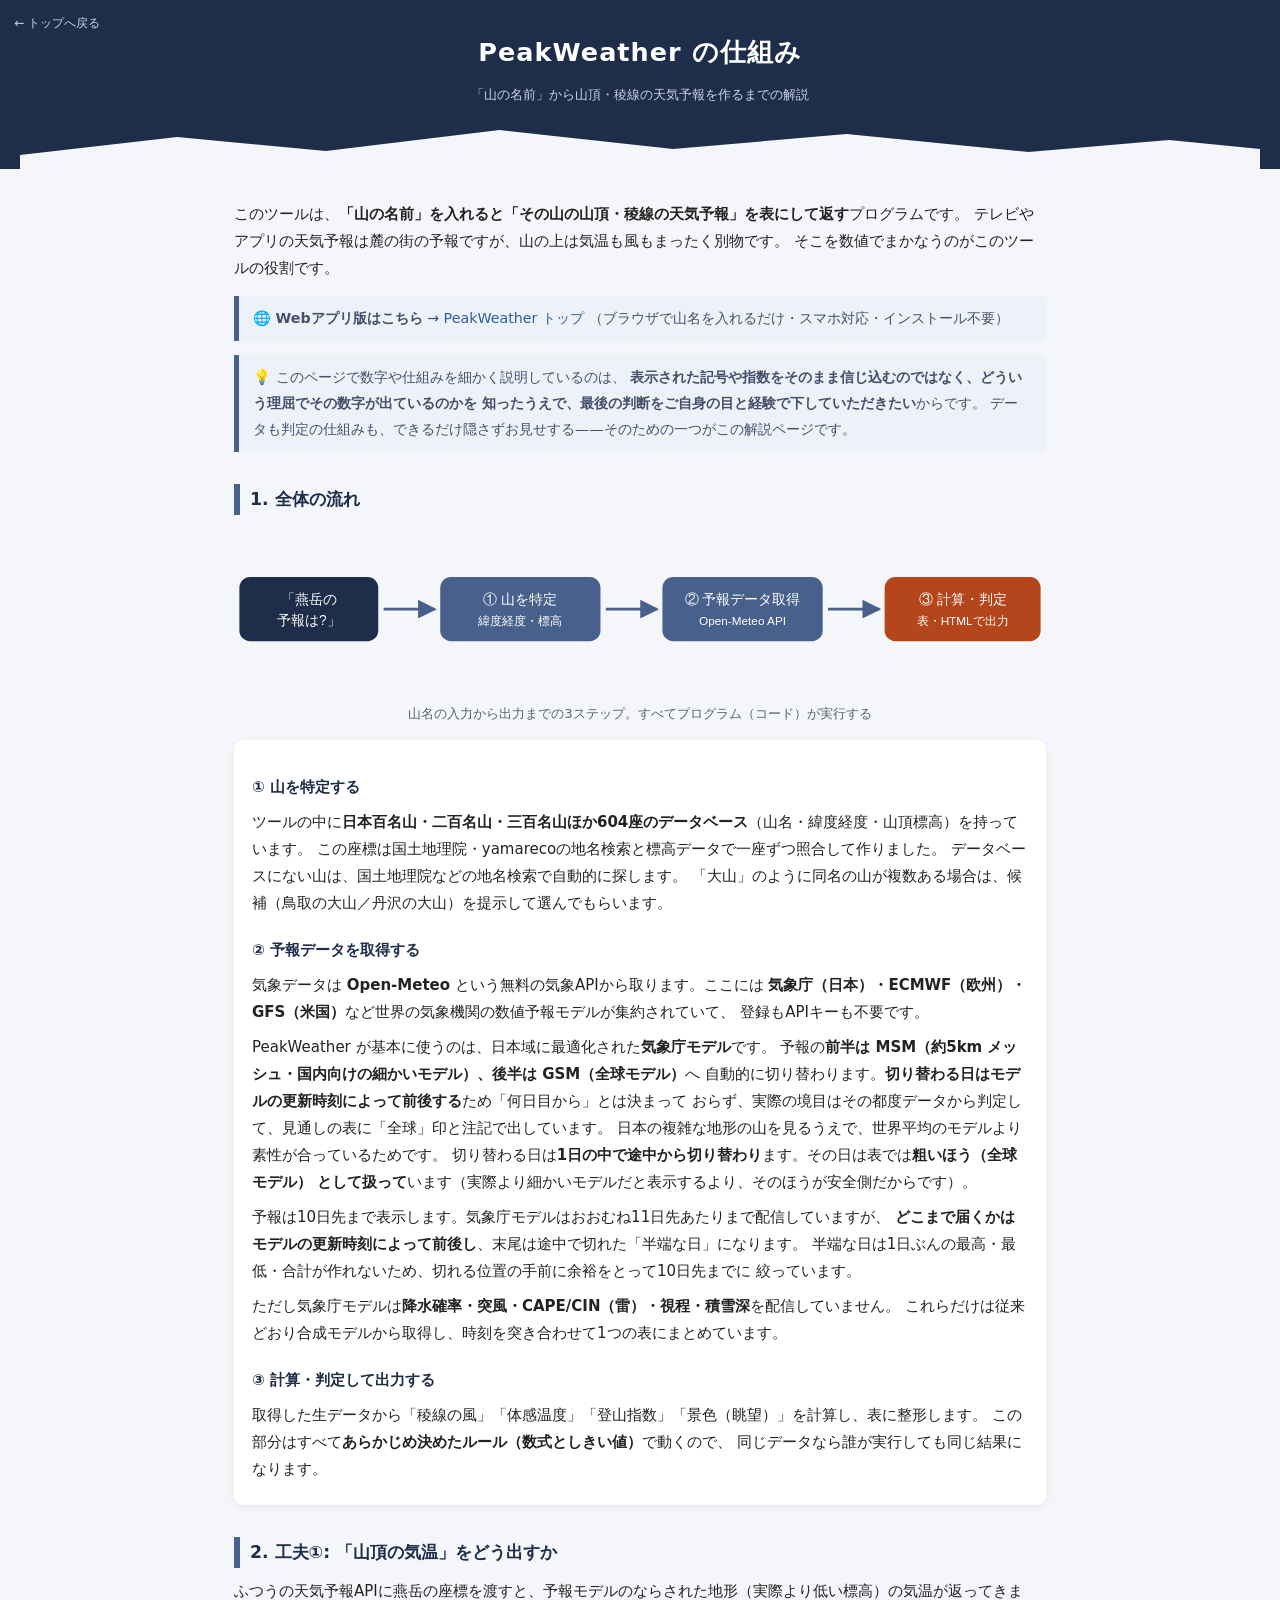
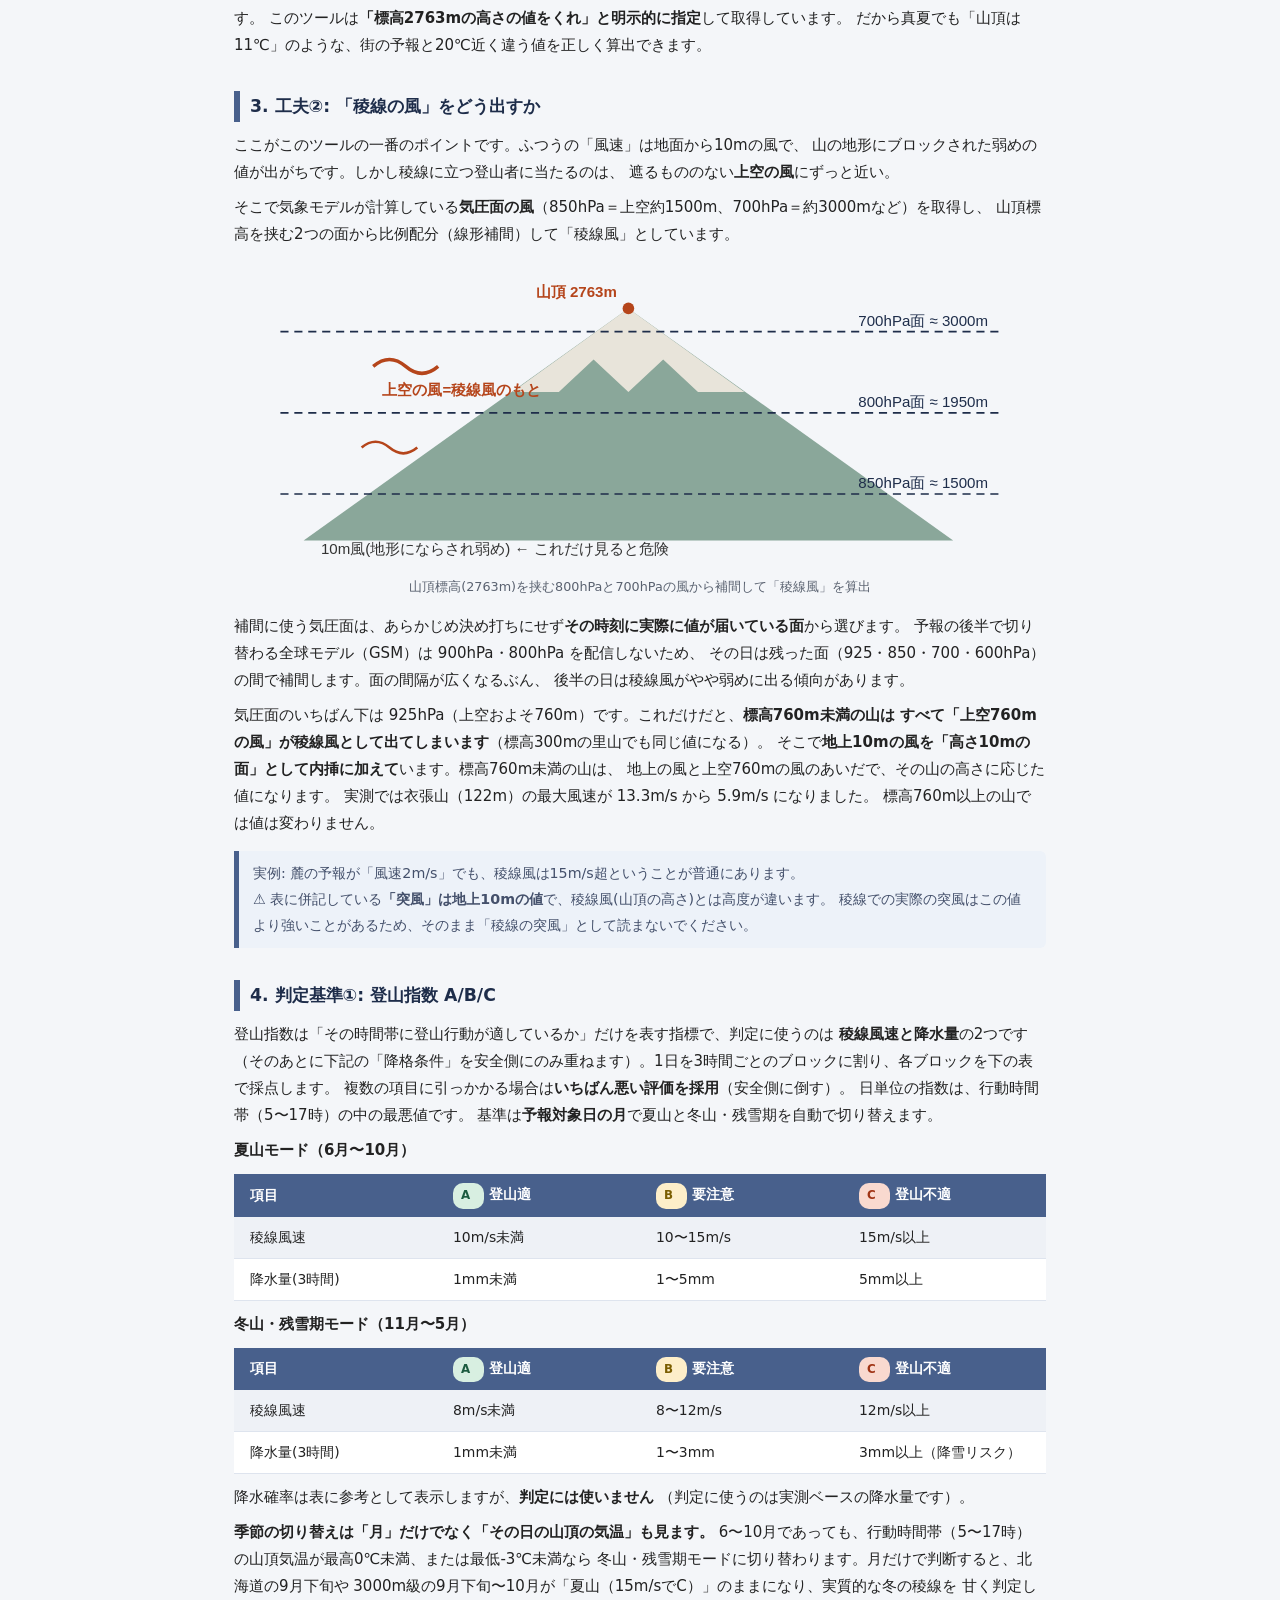
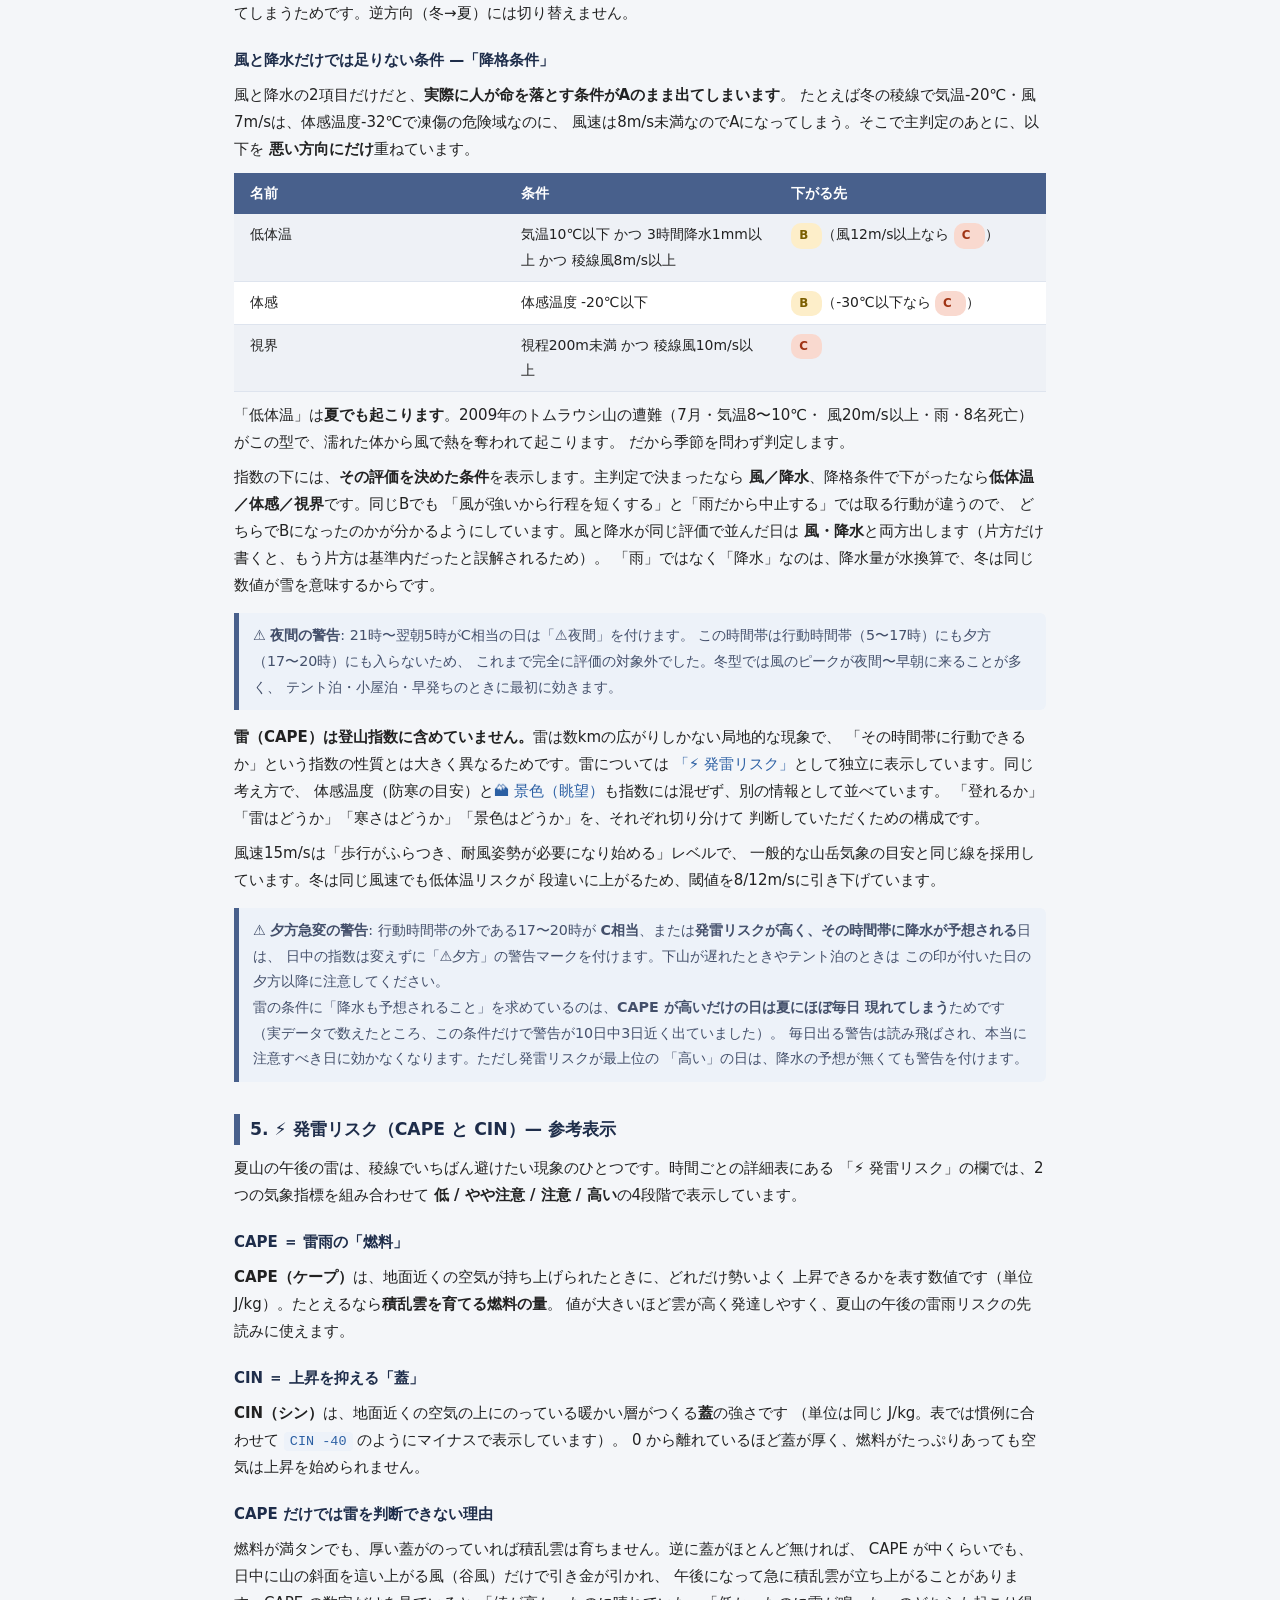
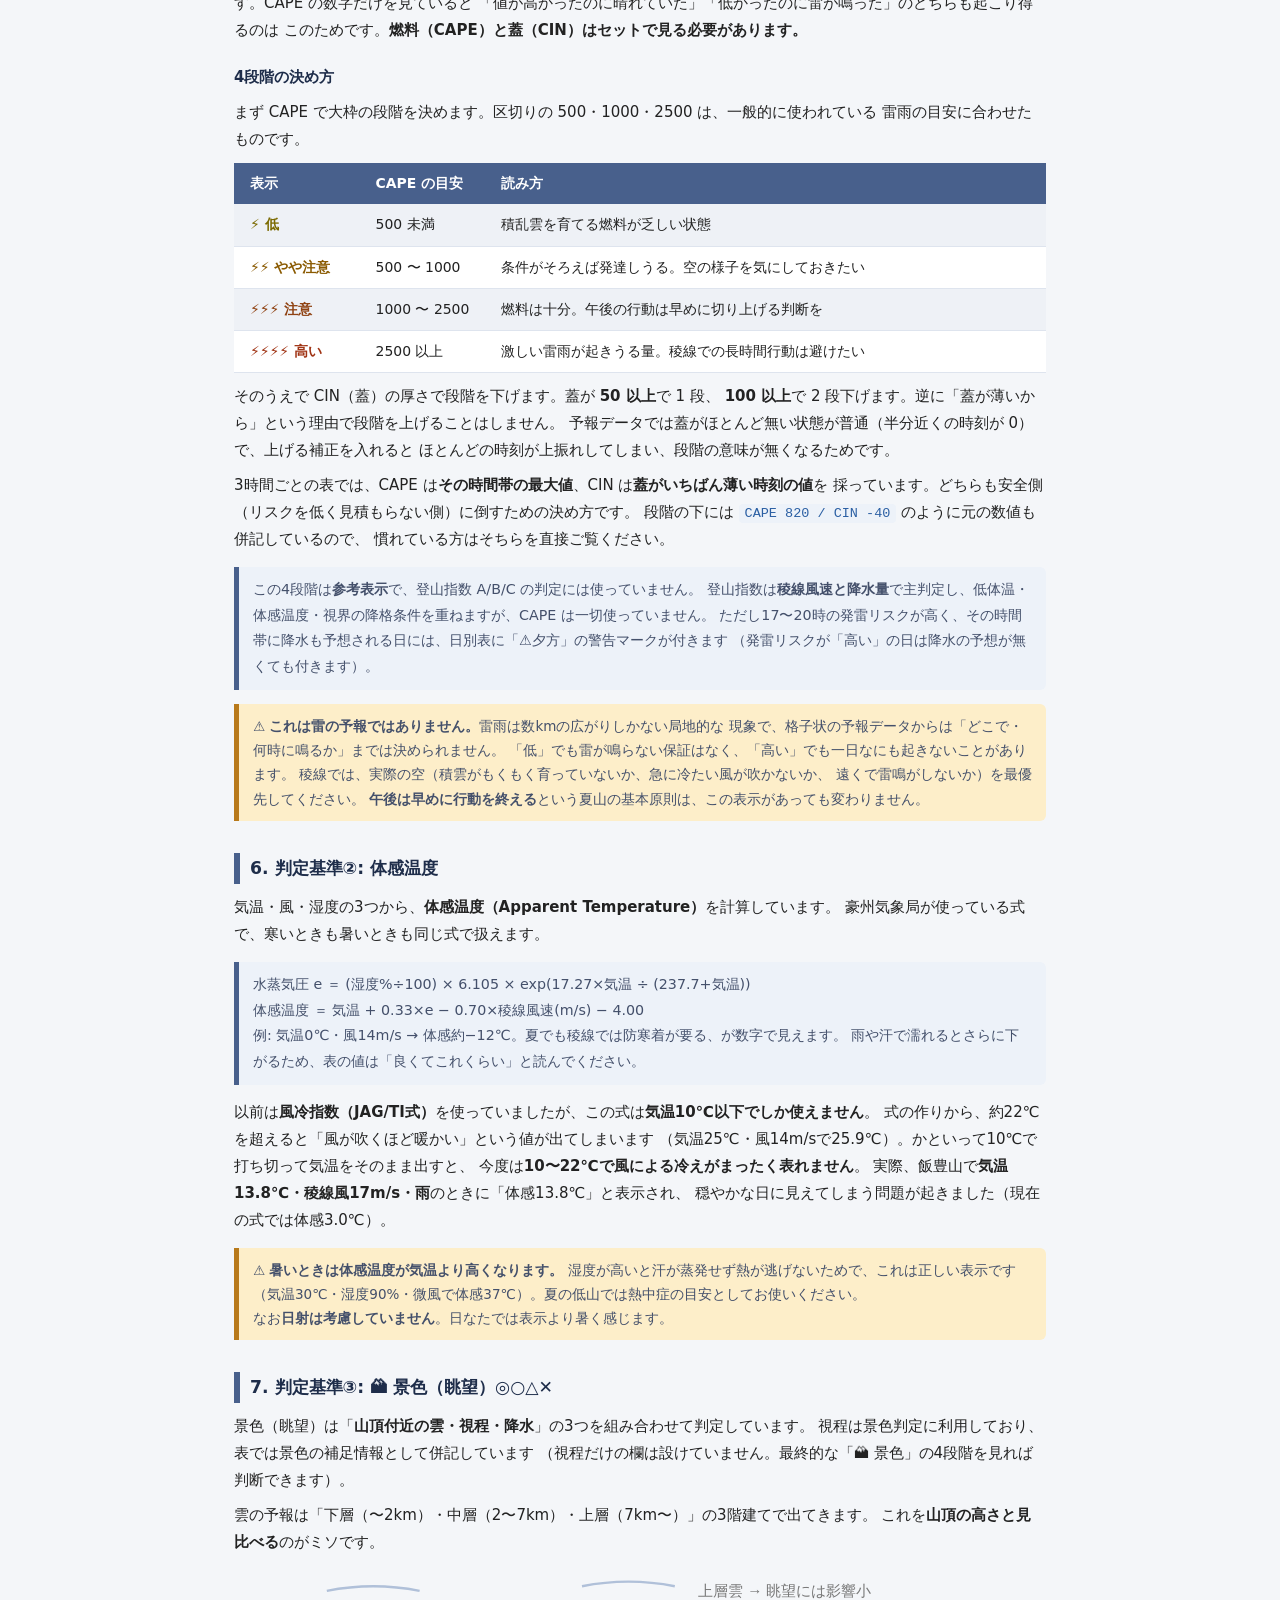
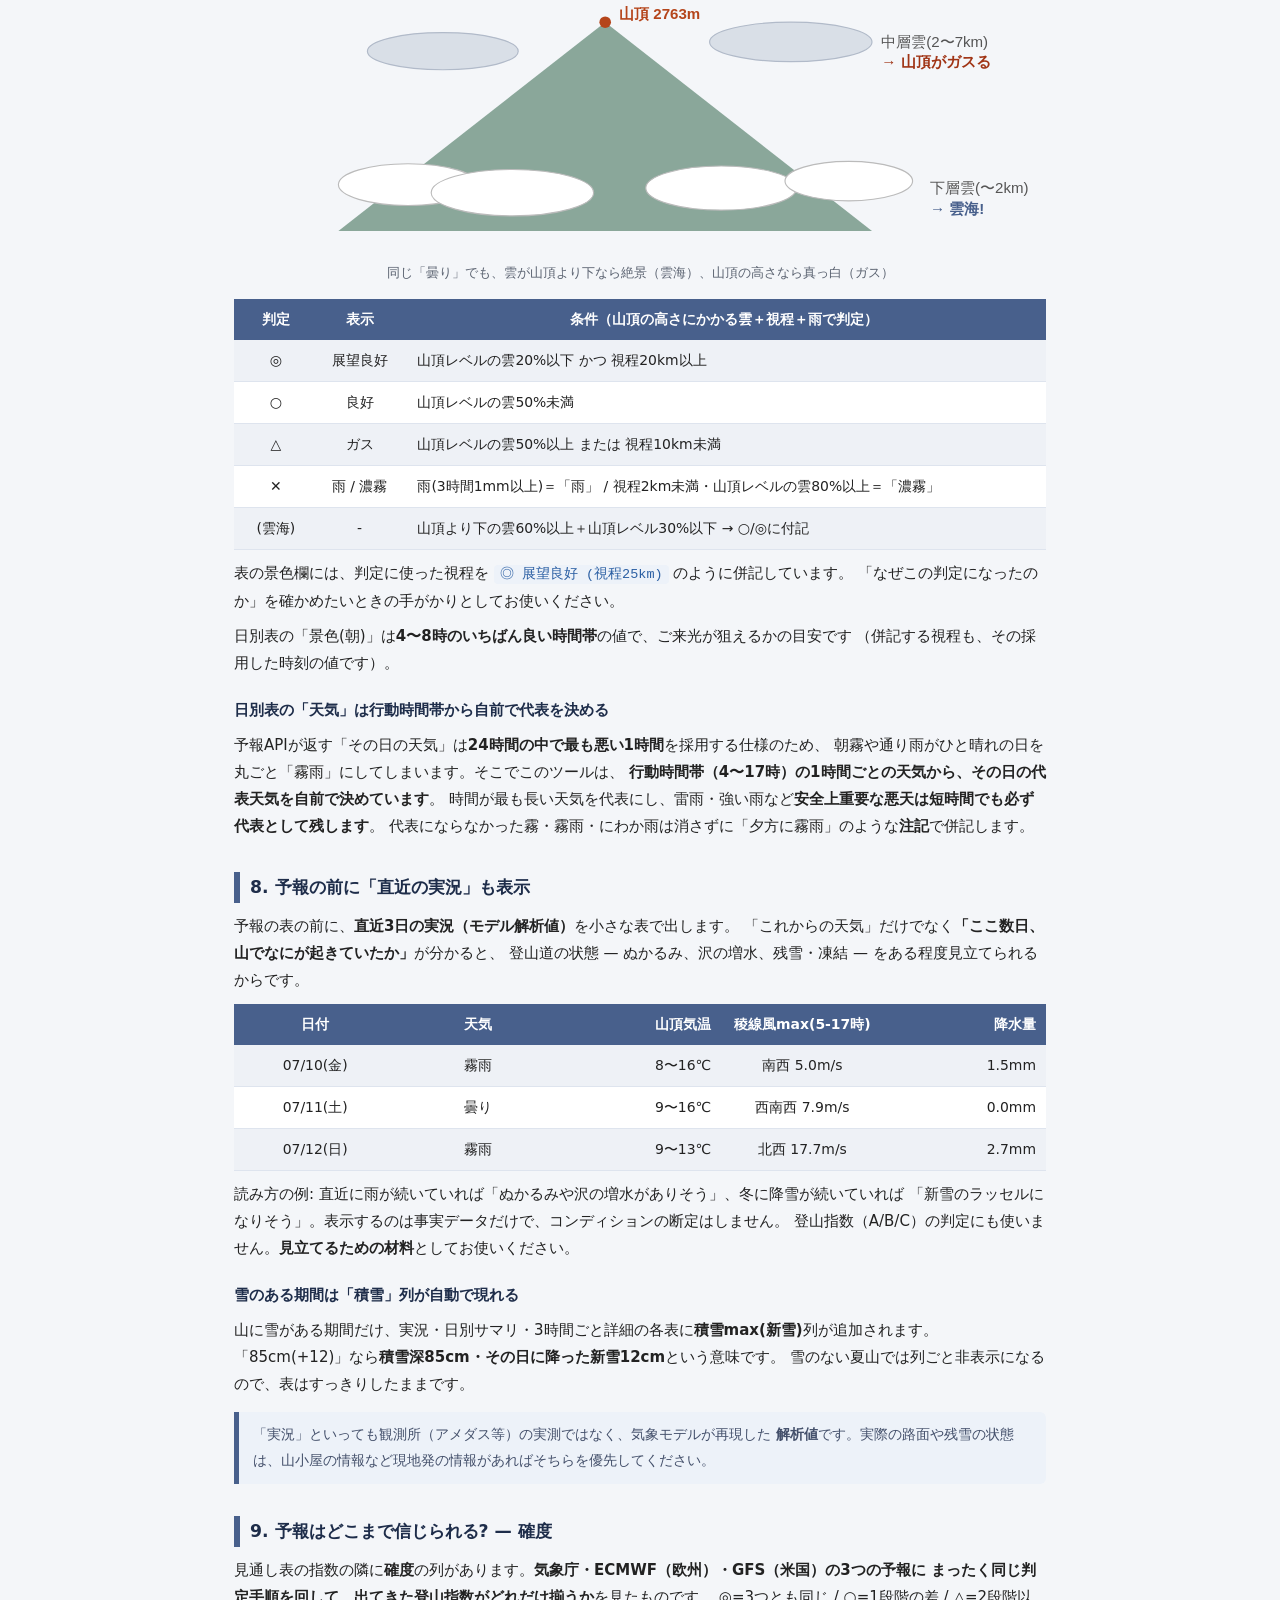
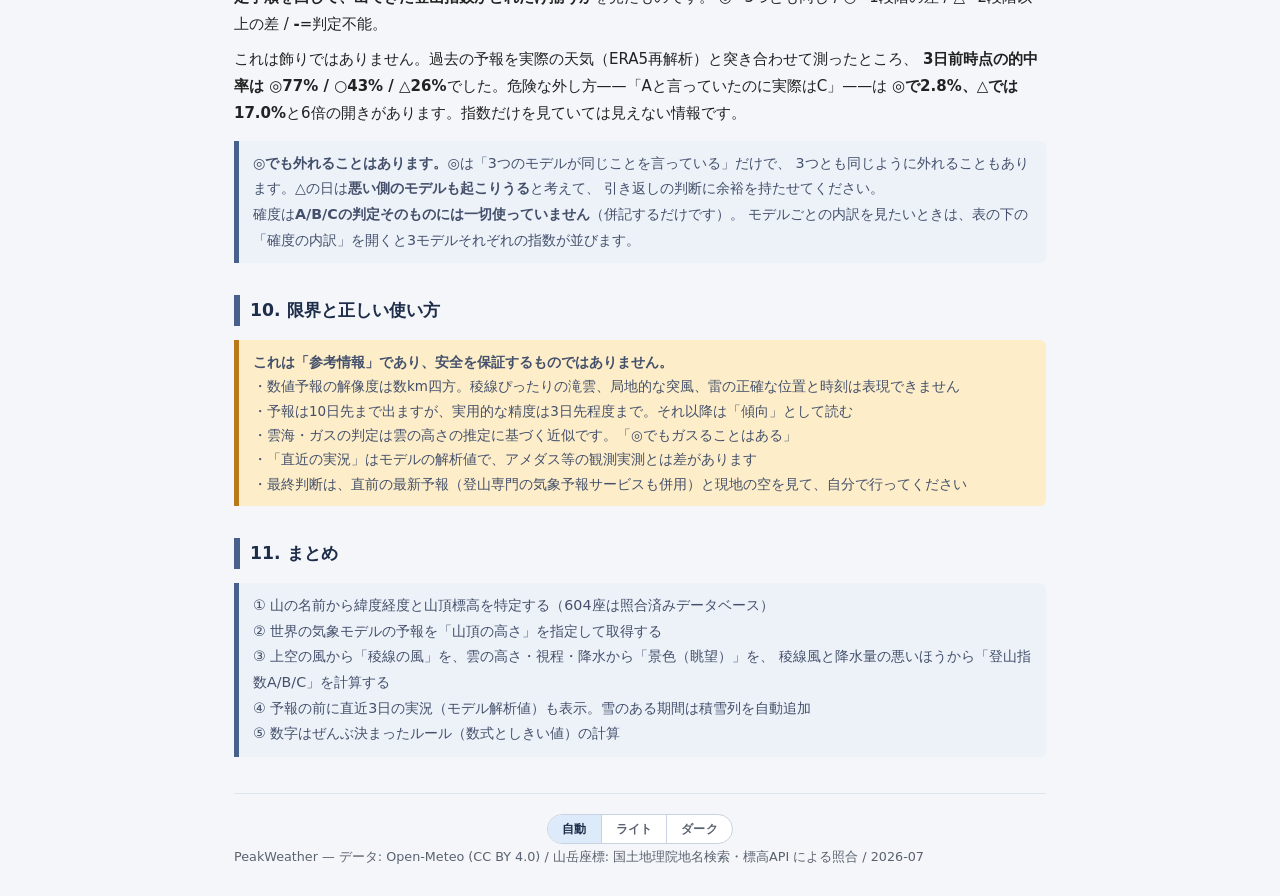
<file: docs/how-it-works.html>
<!doctype html>
<html lang="ja">
<head>
<meta charset="utf-8">
<meta name="viewport" content="width=device-width,initial-scale=1">
<title>PeakWeather の仕組み — 山岳予報ツール解説</title>
<link rel="icon" type="image/png" href="../icons/favicon-32.png">
<meta name="theme-color" media="(prefers-color-scheme:light)" content="#1e2d4a">
<meta name="theme-color" media="(prefers-color-scheme:dark)" content="#101725">
<!-- 配色(明るい配色と、端末が夜モードのときの暗い配色)。色の値はここが唯一の置き場で、
     各ページのスタイル指定は var(--◯◯) しか書かない。?v= は theme.css の --pw-theme-ver と
     同じ値にする(古い版がキャッシュに残ると「画面は新しいのに配色だけ旧版」になる)。
     一致は scripts/check_contrast.py が機械的に見ている。 -->
<link rel="stylesheet" href="../theme.css?v=249">
<!-- 配色の切り替え(自動/ライト/ダーク)。既定は「自動」＝端末(OS)の設定に従う。
     ★ defer を付けず、theme.css の直後で **同期実行** すること。遅らせると
       明るい配色で一度描いてから暗転する(起動時の白い一瞬が戻る)。 -->
<script src="../theme.js?v=249"></script>
<!-- Google tag (gtag.js) -->
<script async src="https://www.googletagmanager.com/gtag/js?id=G-B4FYN1EJ2S"></script>
<script>
  window.dataLayer = window.dataLayer || [];
  function gtag(){dataLayer.push(arguments);}
  gtag('js', new Date());

  gtag('config', 'G-B4FYN1EJ2S');
</script>
<style>
/* ★ 色の値をここに書かないこと。全部 theme.css のトークンを var() で参照する。
   ここに :root{--night:…} を書き戻すと theme.css より後に来るため上書きになり、
   **暗い配色が丸ごと効かなくなる**(明るい配色では正常に見えるので気づけない)。 */
*{box-sizing:border-box}
html{scroll-behavior:smooth}
/* ページ内リンクの滑らかスクロールは「動きを減らす」設定で止める。自動で流れる画面は
   前庭障害のある人には症状の引き金になる */
@media(prefers-reduced-motion:reduce){html{scroll-behavior:auto}}
body{margin:0;background:var(--bg);color:var(--text);
  font-family:"Hiragino Kaku Gothic ProN","Yu Gothic UI","Meiryo",system-ui,sans-serif;
  font-size:15px;line-height:1.8}
header{background:var(--night);color:var(--on-night);text-align:center;padding:30px 20px 0;position:relative}
header .back{position:absolute;left:14px;top:12px;color:var(--on-night-2);font-size:.82em;text-decoration:none}
header .back:hover{color:var(--on-night)}
header h1{margin:0;font-size:1.45em;font-weight:800;letter-spacing:.04em}
header .sub{margin:8px 0 0;font-size:.85em;color:var(--on-night-2)}
.ridge{display:block;width:100%;height:44px;margin-top:18px}
/* 山稜の切り抜きは「ヘッダの下の地面」なので、地の色に追従させる。
   SVG の fill="#f4f6f9" は theme.css が読めなかったときの控えで、通常はこちらが勝つ
   (これが無いと、暗い配色でヘッダの下に明るい帯が1本残る)。 */
.ridge path{fill:var(--bg)}
main{max-width:860px;margin:0 auto;padding:18px 14px 8px}
h2{color:var(--head);font-size:1.15em;margin:32px 0 10px;border-left:6px solid var(--rule);padding-left:10px}
h3{color:var(--head);font-size:1em;margin:20px 0 6px;font-weight:700}
p{margin:8px 0}
.card{background:var(--surface);border-radius:10px;padding:14px 18px;margin:12px 0;
  box-shadow:0 2px 8px var(--shadow-s)}
.tbl{overflow-x:auto;-webkit-overflow-scrolling:touch;margin:10px 0}
/* table-layout:fixed で <th style="width:..."> の指定を効かせる。
   文字列の列(左寄せ・.lbl/.desc)と数値の列(右寄せ・.num)を使い分け、
   バッジ・記号だけの短い列は中央寄せのまま残す。右寄せ列の直後に来る
   左寄せ列は詰まって見えるため、.desc側の左パディングを広めに取っている。 */
table{border-collapse:collapse;width:100%;background:var(--surface);font-size:.93em;table-layout:fixed}
th{background:var(--slate);color:var(--on-night);padding:8px 10px;font-weight:600;text-align:center;white-space:nowrap}
td{padding:8px 10px;border-bottom:1px solid var(--line);vertical-align:top;text-align:center;background:var(--surface)}
th.lbl,td.lbl{text-align:left}
th.num,td.num{text-align:right;font-variant-numeric:tabular-nums}
th.desc,td.desc{text-align:left;white-space:normal;padding-left:16px}
table.left th,table.left td{text-align:left;padding-left:16px}
tr:nth-child(even) td{background:var(--surface-2)}
.b{display:inline-block;min-width:2.6em;padding:2px 8px;border-radius:10px;font-weight:700;font-size:.85em}
.b-a{background:var(--ok-bg);color:var(--ok-fg)}.b-b{background:var(--warn-bg);color:var(--warn-fg)}
.b-c{background:var(--bad-bg);color:var(--bad-fg)}
/* 発雷リスクの4段階(稲妻の本数+色)。index.html の詳細表と同じ配色 */
.lt{font-weight:700;white-space:nowrap}
.lt-0{color:var(--lt-0)}.lt-1{color:var(--lt-1)}.lt-2{color:var(--lt-2)}.lt-3{color:var(--bad-fg)}
.notice{background:var(--warn-bg);border-left:5px solid var(--off-line);color:var(--head-2);padding:10px 14px;
  border-radius:0 6px 6px 0;margin:14px 0;font-size:.9em}
.point{background:var(--surface-3);border-left:5px solid var(--rule);color:var(--head-2);padding:10px 14px;
  border-radius:0 6px 6px 0;margin:14px 0;font-size:.95em}
.point a,.notice a{color:var(--link)}
figure{margin:14px 0;text-align:center}
figure svg{max-width:100%;height:auto}
figcaption{font-size:.85em;color:var(--muted);margin-top:4px}
code{background:var(--surface-3);padding:2px 6px;border-radius:4px;font-size:.9em;color:var(--link);font-family:"Consolas","Menlo",monospace}
a{color:var(--link);text-decoration:none}
a:hover{text-decoration:underline}
footer{color:var(--muted);font-size:.85em;margin-top:36px;border-top:1px solid var(--line);padding-top:10px;padding-bottom:16px}
footer a{color:var(--link)}
@media(min-width:700px){header h1{font-size:1.7em}main{padding:24px 24px 12px}}

/* 図解は色を焼き込んだ SVG(白地に濃い文字・線が100本近い)。暗い配色でも
   **図版として明るい面のまま**置く ── 印刷物の図と同じ扱いにする。
   1つずつ色を差し替えると図の意味(実線/破線・寒色/暖色)が崩れるうえ、
   差し替え漏れが必ず残るので、面ごと明るいままにするほうが確実に読める。
   角を丸めて余白を付け、地から浮いた「図版」に見えるようにしてある。
   ★ 当たり先は :root[data-theme="dark"]。@media(prefers-color-scheme:dark) にすると、
     端末が明るい設定のまま画面だけダークに固定した人に **この面が出ない** ──
     図の中の細字(気圧面のラベル等)が暗い地に暗い字で載って読めなくなる(2.48β の取りこぼし)。 */
:root[data-theme="dark"] figure svg{background:#f4f6f9;border-radius:10px;padding:6px}
</style>
</head>
<body>

<header>
  <a class="back" href="../index.html">← トップへ戻る</a>
  <h1>PeakWeather の仕組み</h1>
  <p class="sub">「山の名前」から山頂・稜線の天気予報を作るまでの解説</p>
  <svg class="ridge" viewBox="0 0 750 44" preserveAspectRatio="none" aria-hidden="true">
    <path d="M0 44 L0 30 L95 12 L185 26 L290 5 L395 24 L500 9 L610 27 L695 15 L750 24 L750 44 Z" fill="#f4f6f9"/>
  </svg>
</header>

<main>

<p>このツールは、<b>「山の名前」を入れると「その山の山頂・稜線の天気予報」を表にして返す</b>プログラムです。
テレビやアプリの天気予報は麓の街の予報ですが、山の上は気温も風もまったく別物です。
そこを数値でまかなうのがこのツールの役割です。</p>

<div class="point">🌐 <b>Webアプリ版はこちら</b> →
<a href="../index.html">PeakWeather トップ</a>
（ブラウザで山名を入れるだけ・スマホ対応・インストール不要）</div>

<div class="point">💡 このページで数字や仕組みを細かく説明しているのは、
<b>表示された記号や指数をそのまま信じ込むのではなく、どういう理屈でその数字が出ているのかを
知ったうえで、最後の判断をご自身の目と経験で下していただきたい</b>からです。
データも判定の仕組みも、できるだけ隠さずお見せする——そのための一つがこの解説ページです。</div>

<h2>1. 全体の流れ</h2>

<figure>
<svg viewBox="0 0 760 150" xmlns="http://www.w3.org/2000/svg" font-family="sans-serif" font-size="13">
  <defs><marker id="ar" viewBox="0 0 10 10" refX="9" refY="5" markerWidth="7" markerHeight="7" orient="auto">
    <path d="M0 0L10 5L0 10z" fill="#48608c"/></marker></defs>
  <rect x="5" y="45" width="130" height="60" rx="10" fill="#1e2d4a"/>
  <text x="70" y="70" fill="#fff" text-anchor="middle">「燕岳の</text>
  <text x="70" y="90" fill="#fff" text-anchor="middle">予報は?」</text>
  <line x1="140" y1="75" x2="188" y2="75" stroke="#48608c" stroke-width="2.5" marker-end="url(#ar)"/>
  <rect x="193" y="45" width="150" height="60" rx="10" fill="#48608c"/>
  <text x="268" y="70" fill="#fff" text-anchor="middle">① 山を特定</text>
  <text x="268" y="90" fill="#fff" text-anchor="middle" font-size="11">緯度経度・標高</text>
  <line x1="348" y1="75" x2="396" y2="75" stroke="#48608c" stroke-width="2.5" marker-end="url(#ar)"/>
  <rect x="401" y="45" width="150" height="60" rx="10" fill="#48608c"/>
  <text x="476" y="70" fill="#fff" text-anchor="middle">② 予報データ取得</text>
  <text x="476" y="90" fill="#fff" text-anchor="middle" font-size="11">Open-Meteo API</text>
  <line x1="556" y1="75" x2="604" y2="75" stroke="#48608c" stroke-width="2.5" marker-end="url(#ar)"/>
  <rect x="609" y="45" width="146" height="60" rx="10" fill="#b5451b"/>
  <text x="682" y="70" fill="#fff" text-anchor="middle">③ 計算・判定</text>
  <text x="682" y="90" fill="#fff" text-anchor="middle" font-size="11">表・HTMLで出力</text>
</svg>
<figcaption>山名の入力から出力までの3ステップ。すべてプログラム（コード）が実行する</figcaption>
</figure>

<div class="card">
<h3>① 山を特定する</h3>
<p>ツールの中に<b>日本百名山・二百名山・三百名山ほか604座のデータベース</b>（山名・緯度経度・山頂標高）を持っています。
この座標は国土地理院・yamarecoの地名検索と標高データで一座ずつ照合して作りました。
データベースにない山は、国土地理院などの地名検索で自動的に探します。
「大山」のように同名の山が複数ある場合は、候補（鳥取の大山／丹沢の大山）を提示して選んでもらいます。</p>
<h3>② 予報データを取得する</h3>
<p>気象データは <b>Open-Meteo</b> という無料の気象APIから取ります。ここには
<b>気象庁（日本）・ECMWF（欧州）・GFS（米国）</b>など世界の気象機関の数値予報モデルが集約されていて、
登録もAPIキーも不要です。</p>
<p>PeakWeather が基本に使うのは、日本域に最適化された<b>気象庁モデル</b>です。
予報の<b>前半は MSM（約5km メッシュ・国内向けの細かいモデル）、後半は GSM（全球モデル）</b>へ
自動的に切り替わります。<b>切り替わる日はモデルの更新時刻によって前後する</b>ため「何日目から」とは決まって
おらず、実際の境目はその都度データから判定して、見通しの表に「全球」印と注記で出しています。
日本の複雑な地形の山を見るうえで、世界平均のモデルより素性が合っているためです。
切り替わる日は<b>1日の中で途中から切り替わり</b>ます。その日は表では<b>粗いほう（全球モデル）
として扱って</b>います（実際より細かいモデルだと表示するより、そのほうが安全側だからです）。</p>
<p>予報は10日先まで表示します。気象庁モデルはおおむね11日先あたりまで配信していますが、
<b>どこまで届くかはモデルの更新時刻によって前後し</b>、末尾は途中で切れた「半端な日」になります。
半端な日は1日ぶんの最高・最低・合計が作れないため、切れる位置の手前に余裕をとって10日先までに
絞っています。</p>
<p>ただし気象庁モデルは<b>降水確率・突風・CAPE/CIN（雷）・視程・積雪深</b>を配信していません。
これらだけは従来どおり合成モデルから取得し、時刻を突き合わせて1つの表にまとめています。</p>
<h3>③ 計算・判定して出力する</h3>
<p>取得した生データから「稜線の風」「体感温度」「登山指数」「景色（眺望）」を計算し、表に整形します。
この部分はすべて<b>あらかじめ決めたルール（数式としきい値）</b>で動くので、
同じデータなら誰が実行しても同じ結果になります。</p>
</div>

<h2>2. 工夫①: 「山頂の気温」をどう出すか</h2>
<p>ふつうの天気予報APIに燕岳の座標を渡すと、予報モデルのならされた地形（実際より低い標高）の気温が返ってきます。
このツールは<b>「標高2763mの高さの値をくれ」と明示的に指定</b>して取得しています。
だから真夏でも「山頂は11℃」のような、街の予報と20℃近く違う値を正しく算出できます。</p>

<h2>3. 工夫②: 「稜線の風」をどう出すか</h2>
<p>ここがこのツールの一番のポイントです。ふつうの「風速」は地面から10mの風で、
山の地形にブロックされた弱めの値が出がちです。しかし稜線に立つ登山者に当たるのは、
遮るもののない<b>上空の風</b>にずっと近い。</p>
<p>そこで気象モデルが計算している<b>気圧面の風</b>（850hPa＝上空約1500m、700hPa＝約3000mなど）を取得し、
山頂標高を挟む2つの面から比例配分（線形補間）して「稜線風」としています。</p>

<figure>
<svg viewBox="0 0 700 260" xmlns="http://www.w3.org/2000/svg" font-family="sans-serif" font-size="13">
  <polygon points="60,240 340,40 620,240" fill="#8aa79a"/>
  <polygon points="240,112 340,40 440,112 400,112 370,84 340,112 310,84 280,112" fill="#e8e4da"/>
  <g stroke="#1e2d4a" stroke-width="1.5" stroke-dasharray="7 5">
    <line x1="40" y1="200" x2="660" y2="200"/>
    <line x1="40" y1="130" x2="660" y2="130"/>
    <line x1="40" y1="60"  x2="660" y2="60"/>
  </g>
  <text x="650" y="195" text-anchor="end" fill="#1e2d4a">850hPa面 ≈ 1500m</text>
  <text x="650" y="125" text-anchor="end" fill="#1e2d4a">800hPa面 ≈ 1950m</text>
  <text x="650" y="55"  text-anchor="end" fill="#1e2d4a">700hPa面 ≈ 3000m</text>
  <g fill="#b5451b">
    <circle cx="340" cy="40" r="5"/>
    <text x="330" y="30" text-anchor="end" font-weight="bold">山頂 2763m</text>
  </g>
  <path d="M120 90 q14 -12 28 0 q14 12 28 0" stroke="#b5451b" stroke-width="3" fill="none"/>
  <path d="M110 160 q12 -10 24 0 q12 10 24 0" stroke="#b5451b" stroke-width="2.2" fill="none"/>
  <text x="128" y="115" fill="#b5451b" font-weight="bold">上空の風=稜線風のもと</text>
  <text x="75" y="252" fill="#333">10m風(地形にならされ弱め) ← これだけ見ると危険</text>
</svg>
<figcaption>山頂標高(2763m)を挟む800hPaと700hPaの風から補間して「稜線風」を算出</figcaption>
</figure>

<p>補間に使う気圧面は、あらかじめ決め打ちにせず<b>その時刻に実際に値が届いている面</b>から選びます。
予報の後半で切り替わる全球モデル（GSM）は 900hPa・800hPa を配信しないため、
その日は残った面（925・850・700・600hPa）の間で補間します。面の間隔が広くなるぶん、
後半の日は稜線風がやや弱めに出る傾向があります。</p>

<p>気圧面のいちばん下は 925hPa（上空およそ760m）です。これだけだと、<b>標高760m未満の山は
すべて「上空760mの風」が稜線風として出てしまいます</b>（標高300mの里山でも同じ値になる）。
そこで<b>地上10mの風を「高さ10mの面」として内挿に加えて</b>います。標高760m未満の山は、
地上の風と上空760mの風のあいだで、その山の高さに応じた値になります。
実測では衣張山（122m）の最大風速が 13.3m/s から 5.9m/s になりました。
標高760m以上の山では値は変わりません。</p>

<div class="point">実例: 麓の予報が「風速2m/s」でも、稜線風は15m/s超ということが普通にあります。<br>
⚠ 表に併記している<b>「突風」は地上10mの値</b>で、稜線風(山頂の高さ)とは高度が違います。
稜線での実際の突風はこの値より強いことがあるため、そのまま「稜線の突風」として読まないでください。</div>

<h2>4. 判定基準①: 登山指数 A/B/C</h2>
<p>登山指数は「その時間帯に登山行動が適しているか」だけを表す指標で、判定に使うのは
<b>稜線風速と降水量</b>の2つです（そのあとに下記の「降格条件」を安全側にのみ重ねます）。1日を3時間ごとのブロックに割り、各ブロックを下の表で採点します。
複数の項目に引っかかる場合は<b>いちばん悪い評価を採用</b>（安全側に倒す）。
日単位の指数は、行動時間帯（5〜17時）の中の最悪値です。
基準は<b>予報対象日の月</b>で夏山と冬山・残雪期を自動で切り替えます。</p>

<p><b>夏山モード（6月〜10月）</b></p>
<div class="tbl"><table class="left">
<tr><th class="lbl">項目</th><th><span class="b b-a">A</span> 登山適</th><th><span class="b b-b">B</span> 要注意</th><th><span class="b b-c">C</span> 登山不適</th></tr>
<tr><td class="lbl">稜線風速</td><td>10m/s未満</td><td>10〜15m/s</td><td>15m/s以上</td></tr>
<tr><td class="lbl">降水量(3時間)</td><td>1mm未満</td><td>1〜5mm</td><td>5mm以上</td></tr>
</table></div>

<p><b>冬山・残雪期モード（11月〜5月）</b></p>
<div class="tbl"><table class="left">
<tr><th class="lbl">項目</th><th><span class="b b-a">A</span> 登山適</th><th><span class="b b-b">B</span> 要注意</th><th><span class="b b-c">C</span> 登山不適</th></tr>
<tr><td class="lbl">稜線風速</td><td>8m/s未満</td><td>8〜12m/s</td><td>12m/s以上</td></tr>
<tr><td class="lbl">降水量(3時間)</td><td>1mm未満</td><td>1〜3mm</td><td>3mm以上（降雪リスク）</td></tr>
</table></div>

<p>降水確率は表に参考として表示しますが、<b>判定には使いません</b>
（判定に使うのは実測ベースの降水量です）。</p>

<p><b>季節の切り替えは「月」だけでなく「その日の山頂の気温」も見ます。</b>
6〜10月であっても、行動時間帯（5〜17時）の山頂気温が最高0℃未満、または最低-3℃未満なら
冬山・残雪期モードに切り替わります。月だけで判断すると、北海道の9月下旬や
3000m級の9月下旬〜10月が「夏山（15m/sでC）」のままになり、実質的な冬の稜線を
甘く判定してしまうためです。逆方向（冬→夏）には切り替えません。</p>

<h3>風と降水だけでは足りない条件 —「降格条件」</h3>

<p>風と降水の2項目だけだと、<b>実際に人が命を落とす条件がAのまま出てしまいます</b>。
たとえば冬の稜線で気温-20℃・風7m/sは、体感温度-32℃で凍傷の危険域なのに、
風速は8m/s未満なのでAになってしまう。そこで主判定のあとに、以下を
<b>悪い方向にだけ</b>重ねています。</p>

<div class="tbl"><table class="left">
<tr><th class="lbl">名前</th><th>条件</th><th>下がる先</th></tr>
<tr><td class="lbl">低体温</td><td>気温10℃以下 かつ 3時間降水1mm以上 かつ 稜線風8m/s以上</td><td><span class="b b-b">B</span>（風12m/s以上なら <span class="b b-c">C</span>）</td></tr>
<tr><td class="lbl">体感</td><td>体感温度 -20℃以下</td><td><span class="b b-b">B</span>（-30℃以下なら <span class="b b-c">C</span>）</td></tr>
<tr><td class="lbl">視界</td><td>視程200m未満 かつ 稜線風10m/s以上</td><td><span class="b b-c">C</span></td></tr>
</table></div>

<p>「低体温」は<b>夏でも起こります</b>。2009年のトムラウシ山の遭難（7月・気温8〜10℃・
風20m/s以上・雨・8名死亡）がこの型で、濡れた体から風で熱を奪われて起こります。
だから季節を問わず判定します。</p>

<p>指数の下には、<b>その評価を決めた条件</b>を表示します。主判定で決まったなら
<b>風／降水</b>、降格条件で下がったなら<b>低体温／体感／視界</b>です。同じBでも
「風が強いから行程を短くする」と「雨だから中止する」では取る行動が違うので、
どちらでBになったのかが分かるようにしています。風と降水が同じ評価で並んだ日は
<b>風・降水</b>と両方出します（片方だけ書くと、もう片方は基準内だったと誤解されるため）。
「雨」ではなく「降水」なのは、降水量が水換算で、冬は同じ数値が雪を意味するからです。</p>

<div class="point">⚠ <b>夜間の警告</b>: 21時〜翌朝5時がC相当の日は「⚠夜間」を付けます。
この時間帯は行動時間帯（5〜17時）にも夕方（17〜20時）にも入らないため、
これまで完全に評価の対象外でした。冬型では風のピークが夜間〜早朝に来ることが多く、
テント泊・小屋泊・早発ちのときに最初に効きます。</div>

<p><b>雷（CAPE）は登山指数に含めていません。</b>雷は数kmの広がりしかない局地的な現象で、
「その時間帯に行動できるか」という指数の性質とは大きく異なるためです。雷については
<a href="#lightning">「⚡ 発雷リスク」</a>として独立に表示しています。同じ考え方で、
体感温度（防寒の目安）と<a href="#view">🏔 景色（眺望）</a>も指数には混ぜず、別の情報として並べています。
「登れるか」「雷はどうか」「寒さはどうか」「景色はどうか」を、それぞれ切り分けて
判断していただくための構成です。</p>

<p>風速15m/sは「歩行がふらつき、耐風姿勢が必要になり始める」レベルで、
一般的な山岳気象の目安と同じ線を採用しています。冬は同じ風速でも低体温リスクが
段違いに上がるため、閾値を8/12m/sに引き下げています。</p>

<div class="point">⚠ <b>夕方急変の警告</b>: 行動時間帯の外である17〜20時が
<b>C相当</b>、または<b>発雷リスクが高く、その時間帯に降水が予想される</b>日は、
日中の指数は変えずに「⚠夕方」の警告マークを付けます。下山が遅れたときやテント泊のときは
この印が付いた日の夕方以降に注意してください。<br>
雷の条件に「降水も予想されること」を求めているのは、<b>CAPE が高いだけの日は夏にほぼ毎日
現れてしまう</b>ためです（実データで数えたところ、この条件だけで警告が10日中3日近く出ていました）。
毎日出る警告は読み飛ばされ、本当に注意すべき日に効かなくなります。ただし発雷リスクが最上位の
「高い」の日は、降水の予想が無くても警告を付けます。</div>

<h2 id="lightning">5. ⚡ 発雷リスク（CAPE と CIN）— 参考表示</h2>
<p>夏山の午後の雷は、稜線でいちばん避けたい現象のひとつです。時間ごとの詳細表にある
「⚡ 発雷リスク」の欄では、2つの気象指標を組み合わせて
<b>低 / やや注意 / 注意 / 高い</b>の4段階で表示しています。</p>

<h3>CAPE ＝ 雷雨の「燃料」</h3>
<p><b>CAPE（ケープ）</b>は、地面近くの空気が持ち上げられたときに、どれだけ勢いよく
上昇できるかを表す数値です（単位 J/kg）。たとえるなら<b>積乱雲を育てる燃料の量</b>。
値が大きいほど雲が高く発達しやすく、夏山の午後の雷雨リスクの先読みに使えます。</p>

<h3>CIN ＝ 上昇を抑える「蓋」</h3>
<p><b>CIN（シン）</b>は、地面近くの空気の上にのっている暖かい層がつくる<b>蓋</b>の強さです
（単位は同じ J/kg。表では慣例に合わせて <code>CIN -40</code> のようにマイナスで表示しています）。
0 から離れているほど蓋が厚く、燃料がたっぷりあっても空気は上昇を始められません。</p>

<h3>CAPE だけでは雷を判断できない理由</h3>
<p>燃料が満タンでも、厚い蓋がのっていれば積乱雲は育ちません。逆に蓋がほとんど無ければ、
CAPE が中くらいでも、日中に山の斜面を這い上がる風（谷風）だけで引き金が引かれ、
午後になって急に積乱雲が立ち上がることがあります。CAPE の数字だけを見ていると
「値が高かったのに晴れていた」「低かったのに雷が鳴った」のどちらも起こり得るのは
このためです。<b>燃料（CAPE）と蓋（CIN）はセットで見る必要があります。</b></p>

<h3>4段階の決め方</h3>
<p>まず CAPE で大枠の段階を決めます。区切りの 500・1000・2500 は、一般的に使われている
雷雨の目安に合わせたものです。</p>

<div class="tbl"><table class="left">
<tr><th style="width:9em">表示</th><th style="width:9em" class="num">CAPE の目安</th><th>読み方</th></tr>
<tr><td><span class="lt lt-0">⚡ 低</span></td><td class="num">500 未満</td>
    <td class="desc">積乱雲を育てる燃料が乏しい状態</td></tr>
<tr><td><span class="lt lt-1">⚡⚡ やや注意</span></td><td class="num">500 〜 1000</td>
    <td class="desc">条件がそろえば発達しうる。空の様子を気にしておきたい</td></tr>
<tr><td><span class="lt lt-2">⚡⚡⚡ 注意</span></td><td class="num">1000 〜 2500</td>
    <td class="desc">燃料は十分。午後の行動は早めに切り上げる判断を</td></tr>
<tr><td><span class="lt lt-3">⚡⚡⚡⚡ 高い</span></td><td class="num">2500 以上</td>
    <td class="desc">激しい雷雨が起きうる量。稜線での長時間行動は避けたい</td></tr>
</table></div>

<p>そのうえで CIN（蓋）の厚さで段階を下げます。蓋が <b>50 以上</b>で 1 段、
<b>100 以上</b>で 2 段下げます。逆に「蓋が薄いから」という理由で段階を上げることはしません。
予報データでは蓋がほとんど無い状態が普通（半分近くの時刻が 0）で、上げる補正を入れると
ほとんどの時刻が上振れしてしまい、段階の意味が無くなるためです。</p>

<p>3時間ごとの表では、CAPE は<b>その時間帯の最大値</b>、CIN は<b>蓋がいちばん薄い時刻の値</b>を
採っています。どちらも安全側（リスクを低く見積もらない側）に倒すための決め方です。
段階の下には <code>CAPE 820 / CIN -40</code> のように元の数値も併記しているので、
慣れている方はそちらを直接ご覧ください。</p>

<div class="point">この4段階は<b>参考表示</b>で、登山指数 A/B/C の判定には使っていません。
登山指数は<b>稜線風速と降水量</b>で主判定し、低体温・体感温度・視界の降格条件を重ねますが、CAPE は一切使っていません。
ただし17〜20時の発雷リスクが高く、その時間帯に降水も予想される日には、日別表に「⚠夕方」の警告マークが付きます
（発雷リスクが「高い」の日は降水の予想が無くても付きます）。</div>

<div class="notice">⚠ <b>これは雷の予報ではありません。</b>雷雨は数kmの広がりしかない局地的な
現象で、格子状の予報データからは「どこで・何時に鳴るか」までは決められません。
「低」でも雷が鳴らない保証はなく、「高い」でも一日なにも起きないことがあります。
稜線では、実際の空（積雲がもくもく育っていないか、急に冷たい風が吹かないか、
遠くで雷鳴がしないか）を最優先してください。
<b>午後は早めに行動を終える</b>という夏山の基本原則は、この表示があっても変わりません。</div>

<h2>6. 判定基準②: 体感温度</h2>
<p>気温・風・湿度の3つから、<b>体感温度（Apparent Temperature）</b>を計算しています。
豪州気象局が使っている式で、寒いときも暑いときも同じ式で扱えます。</p>
<div class="point">水蒸気圧 e ＝ (湿度%÷100) × 6.105 × exp(17.27×気温 ÷ (237.7+気温))<br>
体感温度 ＝ 気温 + 0.33×e − 0.70×稜線風速(m/s) − 4.00<br>
例: 気温0℃・風14m/s → 体感約−12℃。夏でも稜線では防寒着が要る、が数字で見えます。
雨や汗で濡れるとさらに下がるため、表の値は「良くてこれくらい」と読んでください。</div>

<p>以前は<b>風冷指数（JAG/TI式）</b>を使っていましたが、この式は<b>気温10℃以下でしか使えません</b>。
式の作りから、約22℃を超えると「風が吹くほど暖かい」という値が出てしまいます
（気温25℃・風14m/sで25.9℃）。かといって10℃で打ち切って気温をそのまま出すと、
今度は<b>10〜22℃で風による冷えがまったく表れません</b>。
実際、飯豊山で<b>気温13.8℃・稜線風17m/s・雨</b>のときに「体感13.8℃」と表示され、
穏やかな日に見えてしまう問題が起きました（現在の式では体感3.0℃）。</p>

<div class="notice">⚠ <b>暑いときは体感温度が気温より高くなります。</b>
湿度が高いと汗が蒸発せず熱が逃げないためで、これは正しい表示です
（気温30℃・湿度90%・微風で体感37℃）。夏の低山では熱中症の目安としてお使いください。<br>
なお<b>日射は考慮していません</b>。日なたでは表示より暑く感じます。</div>

<h2 id="view">7. 判定基準③: 🏔 景色（眺望）◎○△✕</h2>
<p>景色（眺望）は「<b>山頂付近の雲・視程・降水</b>」の3つを組み合わせて判定しています。
視程は景色判定に利用しており、表では景色の補足情報として併記しています
（視程だけの欄は設けていません。最終的な「🏔 景色」の4段階を見れば判断できます）。</p>
<p>雲の予報は「下層（〜2km）・中層（2〜7km）・上層（7km〜）」の3階建てで出てきます。
これを<b>山頂の高さと見比べる</b>のがミソです。</p>

<figure>
<svg viewBox="0 0 700 240" xmlns="http://www.w3.org/2000/svg" font-family="sans-serif" font-size="13">
  <polygon points="90,225 320,45 550,225" fill="#8aa79a"/>
  <circle cx="320" cy="45" r="5" fill="#b5451b"/>
  <text x="332" y="42" fill="#b5451b" font-weight="bold">山頂 2763m</text>
  <g fill="#fff" stroke="#bbb">
    <ellipse cx="150" cy="185" rx="60" ry="18"/>
    <ellipse cx="240" cy="192" rx="70" ry="20"/>
    <ellipse cx="420" cy="188" rx="65" ry="19"/>
    <ellipse cx="530" cy="182" rx="55" ry="17"/>
  </g>
  <text x="600" y="192" fill="#555">下層雲(〜2km)</text>
  <text x="600" y="210" fill="#48608c" font-weight="bold">→ 雲海!</text>
  <g fill="#d7dde6" stroke="#aab4c4" opacity=".9">
    <ellipse cx="180" cy="70" rx="65" ry="16"/>
    <ellipse cx="480" cy="62" rx="70" ry="17"/>
  </g>
  <text x="558" y="66" fill="#555">中層雲(2〜7km)</text>
  <text x="558" y="84" fill="#a03415" font-weight="bold">→ 山頂がガスる</text>
  <g stroke="#9fb3d1" stroke-width="2" opacity=".8">
    <path d="M80 18 q40 -8 80 0" fill="none"/>
    <path d="M300 14 q40 -8 80 0" fill="none"/>
  </g>
  <text x="400" y="22" fill="#777">上層雲 → 眺望には影響小</text>
</svg>
<figcaption>同じ「曇り」でも、雲が山頂より下なら絶景（雲海）、山頂の高さなら真っ白（ガス）</figcaption>
</figure>

<div class="tbl"><table>
<tr><th style="width:6em">判定</th><th style="width:6em">表示</th><th>条件（山頂の高さにかかる雲＋視程＋雨で判定）</th></tr>
<tr><td>◎</td><td>展望良好</td><td class="desc">山頂レベルの雲20%以下 かつ 視程20km以上</td></tr>
<tr><td>○</td><td>良好</td><td class="desc">山頂レベルの雲50%未満</td></tr>
<tr><td>△</td><td>ガス</td><td class="desc">山頂レベルの雲50%以上 または 視程10km未満</td></tr>
<tr><td>✕</td><td>雨 / 濃霧</td><td class="desc">雨(3時間1mm以上)＝「雨」 / 視程2km未満・山頂レベルの雲80%以上＝「濃霧」</td></tr>
<tr><td>(雲海)</td><td>-</td><td class="desc">山頂より下の雲60%以上＋山頂レベル30%以下 → ○/◎に付記</td></tr>
</table></div>
<p>表の景色欄には、判定に使った視程を <code>◎ 展望良好 (視程25km)</code> のように併記しています。
「なぜこの判定になったのか」を確かめたいときの手がかりとしてお使いください。</p>
<p>日別表の「景色(朝)」は<b>4〜8時のいちばん良い時間帯</b>の値で、ご来光が狙えるかの目安です
（併記する視程も、その採用した時刻の値です）。</p>

<h3>日別表の「天気」は行動時間帯から自前で代表を決める</h3>
<p>予報APIが返す「その日の天気」は<b>24時間の中で最も悪い1時間</b>を採用する仕様のため、
朝霧や通り雨がひと晴れの日を丸ごと「霧雨」にしてしまいます。そこでこのツールは、
<b>行動時間帯（4〜17時）の1時間ごとの天気から、その日の代表天気を自前で決めています</b>。
時間が最も長い天気を代表にし、雷雨・強い雨など<b>安全上重要な悪天は短時間でも必ず代表として残します</b>。
代表にならなかった霧・霧雨・にわか雨は消さずに「夕方に霧雨」のような<b>注記</b>で併記します。</p>

<h2>8. 予報の前に「直近の実況」も表示</h2>
<p>予報の表の前に、<b>直近3日の実況（モデル解析値）</b>を小さな表で出します。
「これからの天気」だけでなく<b>「ここ数日、山でなにが起きていたか」</b>が分かると、
登山道の状態 — ぬかるみ、沢の増水、残雪・凍結 — をある程度見立てられるからです。</p>
<div class="tbl"><table>
<tr><th>日付</th><th>天気</th><th class="num">山頂気温</th><th>稜線風max(5-17時)</th><th class="num">降水量</th></tr>
<tr><td>07/10(金)</td><td>霧雨</td><td class="num">8〜16℃</td><td>南西 5.0m/s</td><td class="num">1.5mm</td></tr>
<tr><td>07/11(土)</td><td>曇り</td><td class="num">9〜16℃</td><td>西南西 7.9m/s</td><td class="num">0.0mm</td></tr>
<tr><td>07/12(日)</td><td>霧雨</td><td class="num">9〜13℃</td><td>北西 17.7m/s</td><td class="num">2.7mm</td></tr>
</table></div>
<p>読み方の例: 直近に雨が続いていれば「ぬかるみや沢の増水がありそう」、冬に降雪が続いていれば
「新雪のラッセルになりそう」。表示するのは事実データだけで、コンディションの断定はしません。
登山指数（A/B/C）の判定にも使いません。<b>見立てるための材料</b>としてお使いください。</p>
<h3>雪のある期間は「積雪」列が自動で現れる</h3>
<p>山に雪がある期間だけ、実況・日別サマリ・3時間ごと詳細の各表に<b>積雪max(新雪)</b>列が追加されます。
「85cm(+12)」なら<b>積雪深85cm・その日に降った新雪12cm</b>という意味です。
雪のない夏山では列ごと非表示になるので、表はすっきりしたままです。</p>
<div class="point">「実況」といっても観測所（アメダス等）の実測ではなく、気象モデルが再現した
<b>解析値</b>です。実際の路面や残雪の状態は、山小屋の情報など現地発の情報があればそちらを優先してください。</div>

<h2>9. 予報はどこまで信じられる? — 確度</h2>
<p>見通し表の指数の隣に<b>確度</b>の列があります。<b>気象庁・ECMWF（欧州）・GFS（米国）の3つの予報に
まったく同じ判定手順を回して、出てきた登山指数がどれだけ揃うか</b>を見たものです。
<b>◎</b>=3つとも同じ / <b>○</b>=1段階の差 / <b>△</b>=2段階以上の差 / <b>-</b>=判定不能。</p>
<p>これは飾りではありません。過去の予報を実際の天気（ERA5再解析）と突き合わせて測ったところ、
<b>3日前時点の的中率は ◎77% / ○43% / △26%</b>でした。危険な外し方——「Aと言っていたのに実際はC」——は
<b>◎で2.8%、△では17.0%</b>と6倍の開きがあります。指数だけを見ていては見えない情報です。</p>
<div class="point"><b>◎でも外れることはあります。</b>◎は「3つのモデルが同じことを言っている」だけで、
3つとも同じように外れることもあります。△の日は<b>悪い側のモデルも起こりうる</b>と考えて、
引き返しの判断に余裕を持たせてください。<br>
確度は<b>A/B/Cの判定そのものには一切使っていません</b>（併記するだけです）。
モデルごとの内訳を見たいときは、表の下の「確度の内訳」を開くと3モデルそれぞれの指数が並びます。</div>

<h2>10. 限界と正しい使い方</h2>
<div class="notice">
<b>これは「参考情報」であり、安全を保証するものではありません。</b><br>
・数値予報の解像度は数km四方。稜線ぴったりの滝雲、局地的な突風、雷の正確な位置と時刻は表現できません<br>
・予報は10日先まで出ますが、実用的な精度は3日先程度まで。それ以降は「傾向」として読む<br>
・雲海・ガスの判定は雲の高さの推定に基づく近似です。「◎でもガスることはある」<br>
・「直近の実況」はモデルの解析値で、アメダス等の観測実測とは差があります<br>
・最終判断は、直前の最新予報（登山専門の気象予報サービスも併用）と現地の空を見て、自分で行ってください
</div>

<h2>11. まとめ</h2>
<div class="point">
① 山の名前から緯度経度と山頂標高を特定する（604座は照合済みデータベース）<br>
② 世界の気象モデルの予報を「山頂の高さ」を指定して取得する<br>
③ 上空の風から「稜線の風」を、雲の高さ・視程・降水から「景色（眺望）」を、
稜線風と降水量の悪いほうから「登山指数A/B/C」を計算する<br>
④ 予報の前に直近3日の実況（モデル解析値）も表示。雪のある期間は積雪列を自動追加<br>
⑤ 数字はぜんぶ決まったルール（数式としきい値）の計算
</div>

<footer>
<div class="pw-theme" id="themeui"></div>
PeakWeather — データ: Open-Meteo (CC BY 4.0) / 山岳座標: 国土地理院地名検索・標高API による照合 / 2026-07</footer>

</main></body>
</html>
</file>
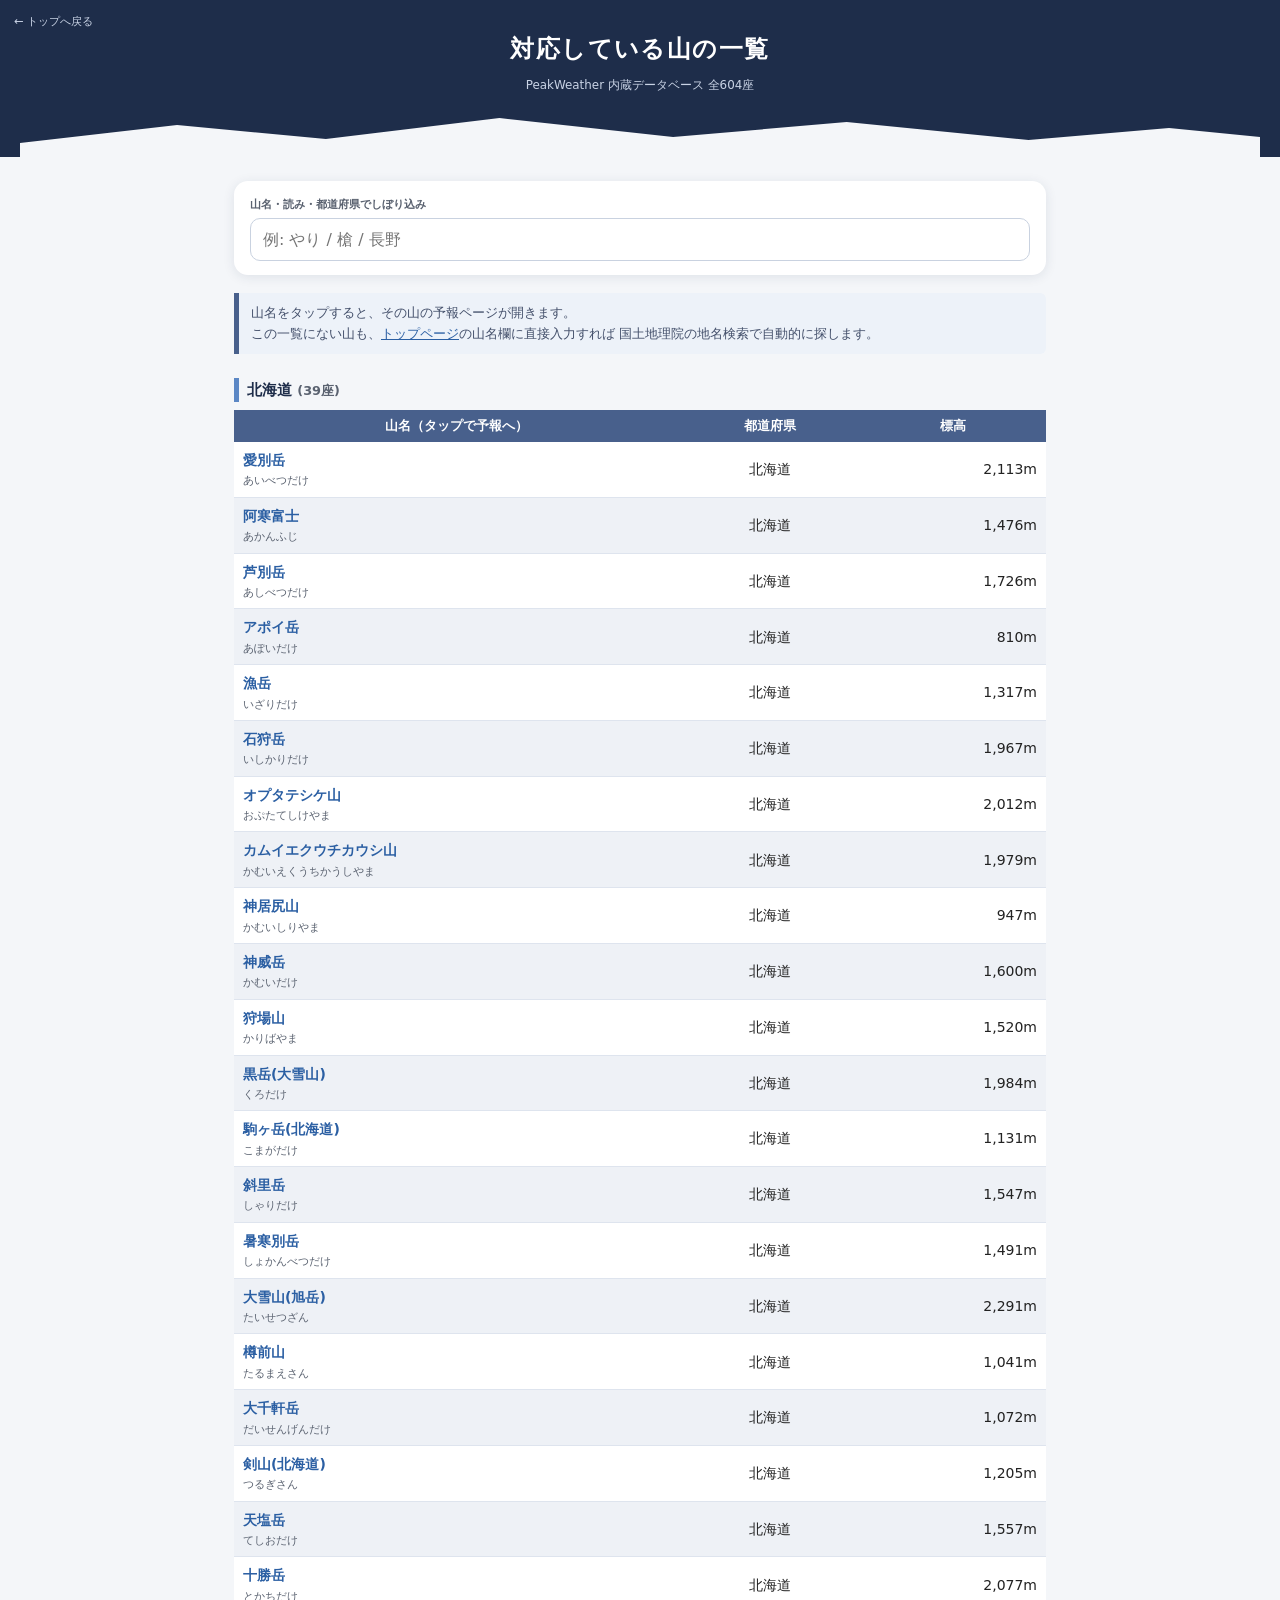
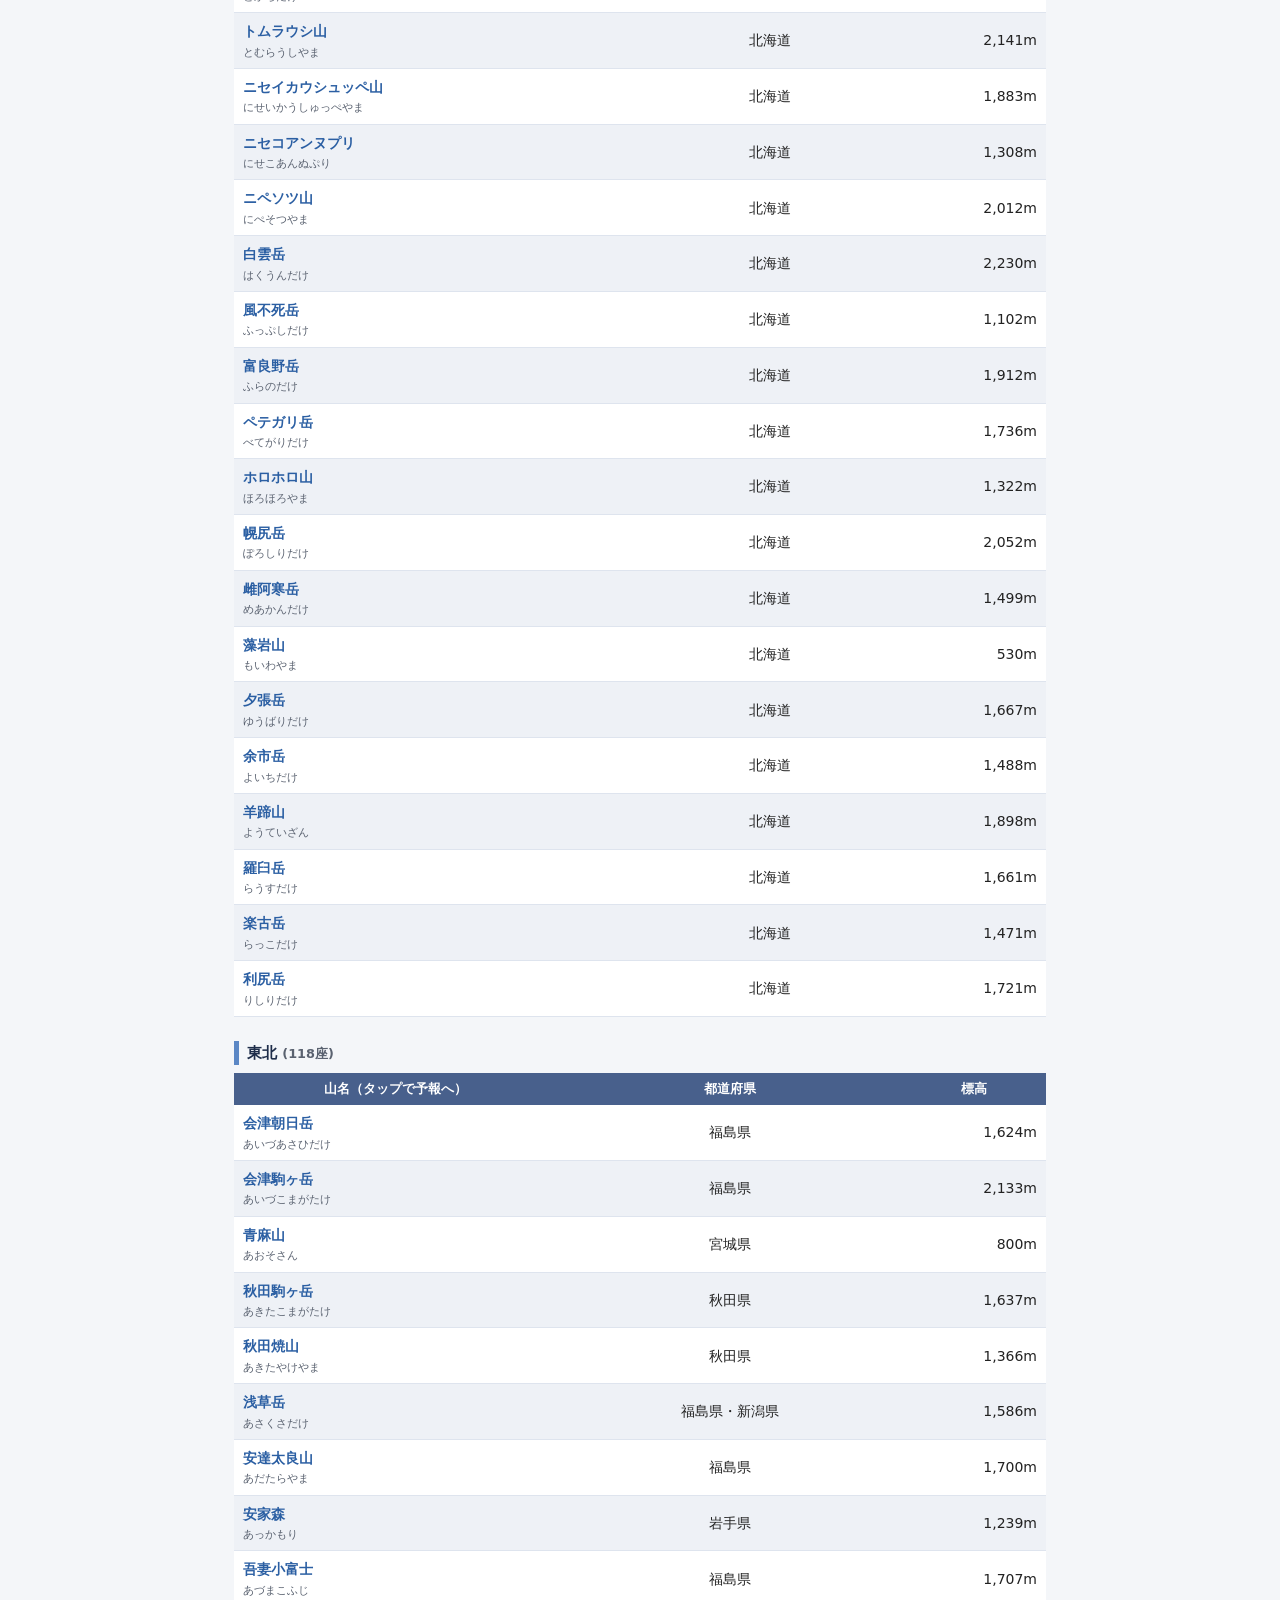
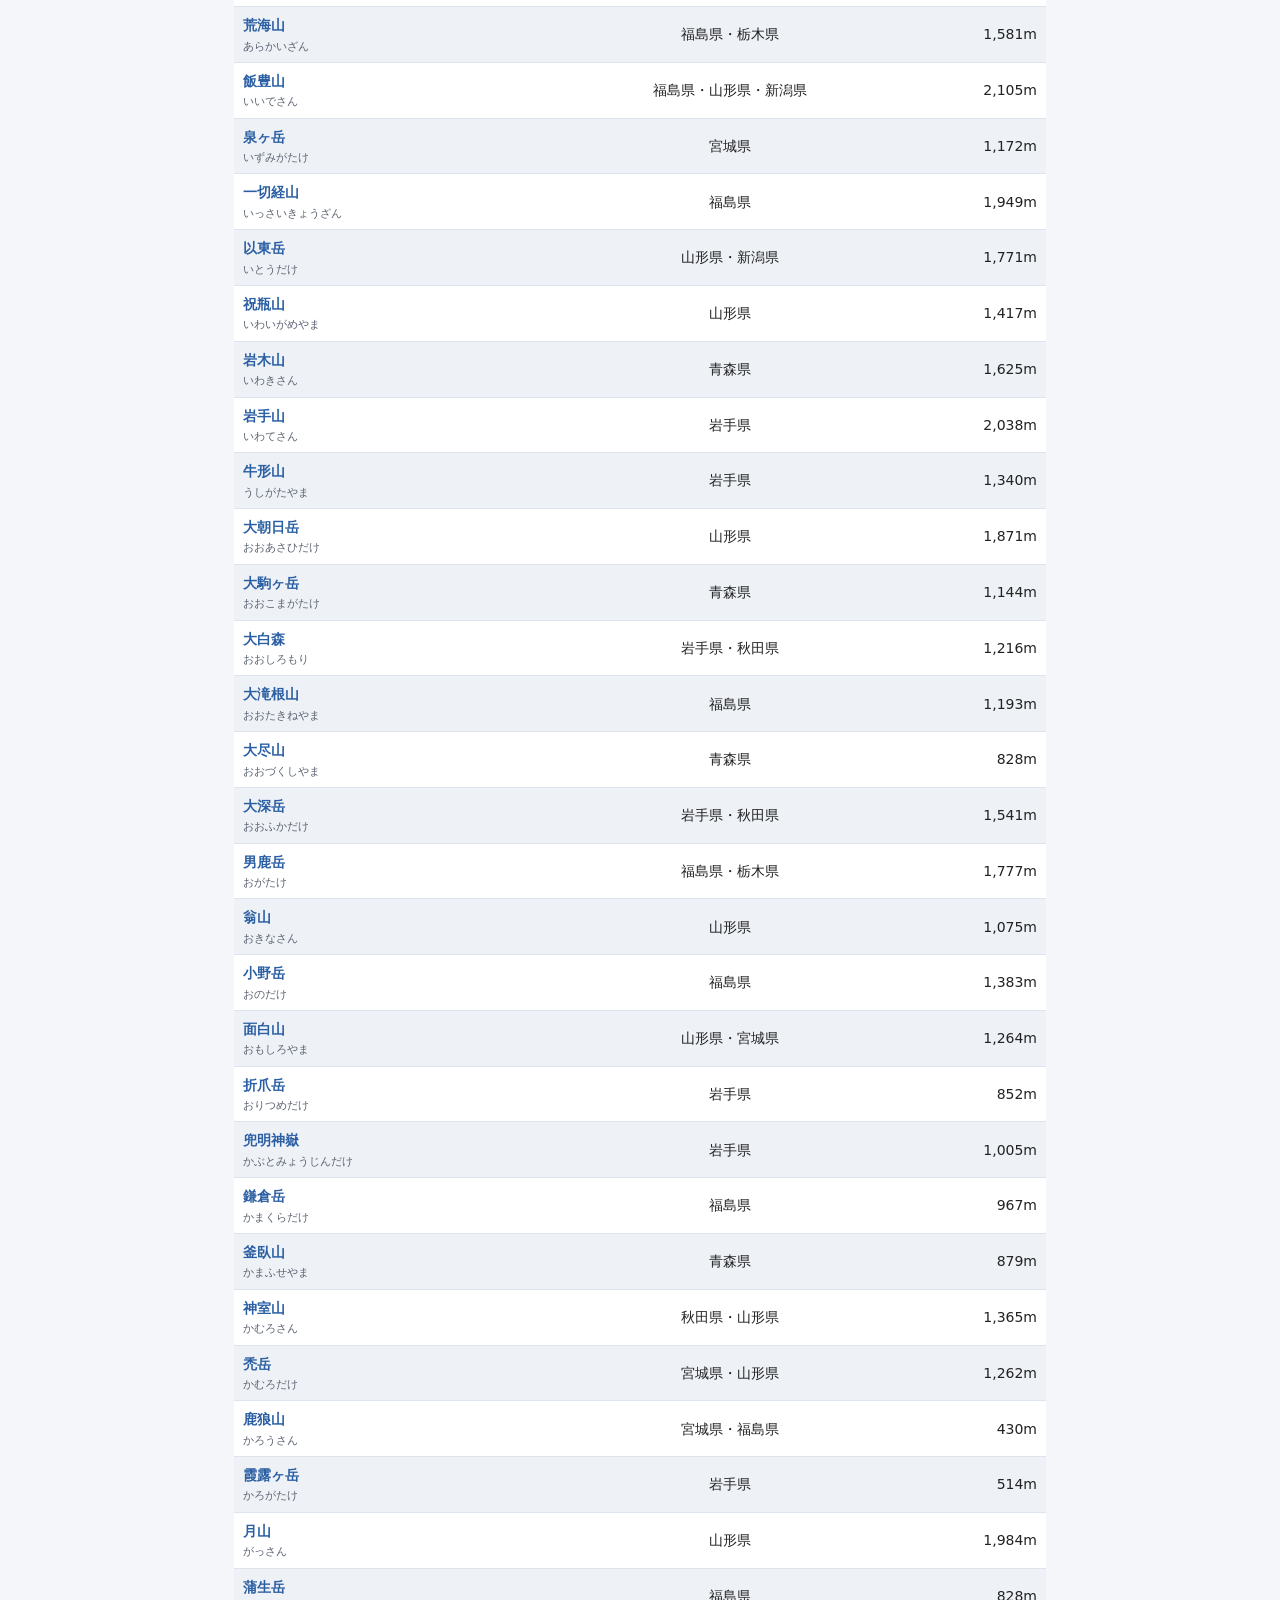
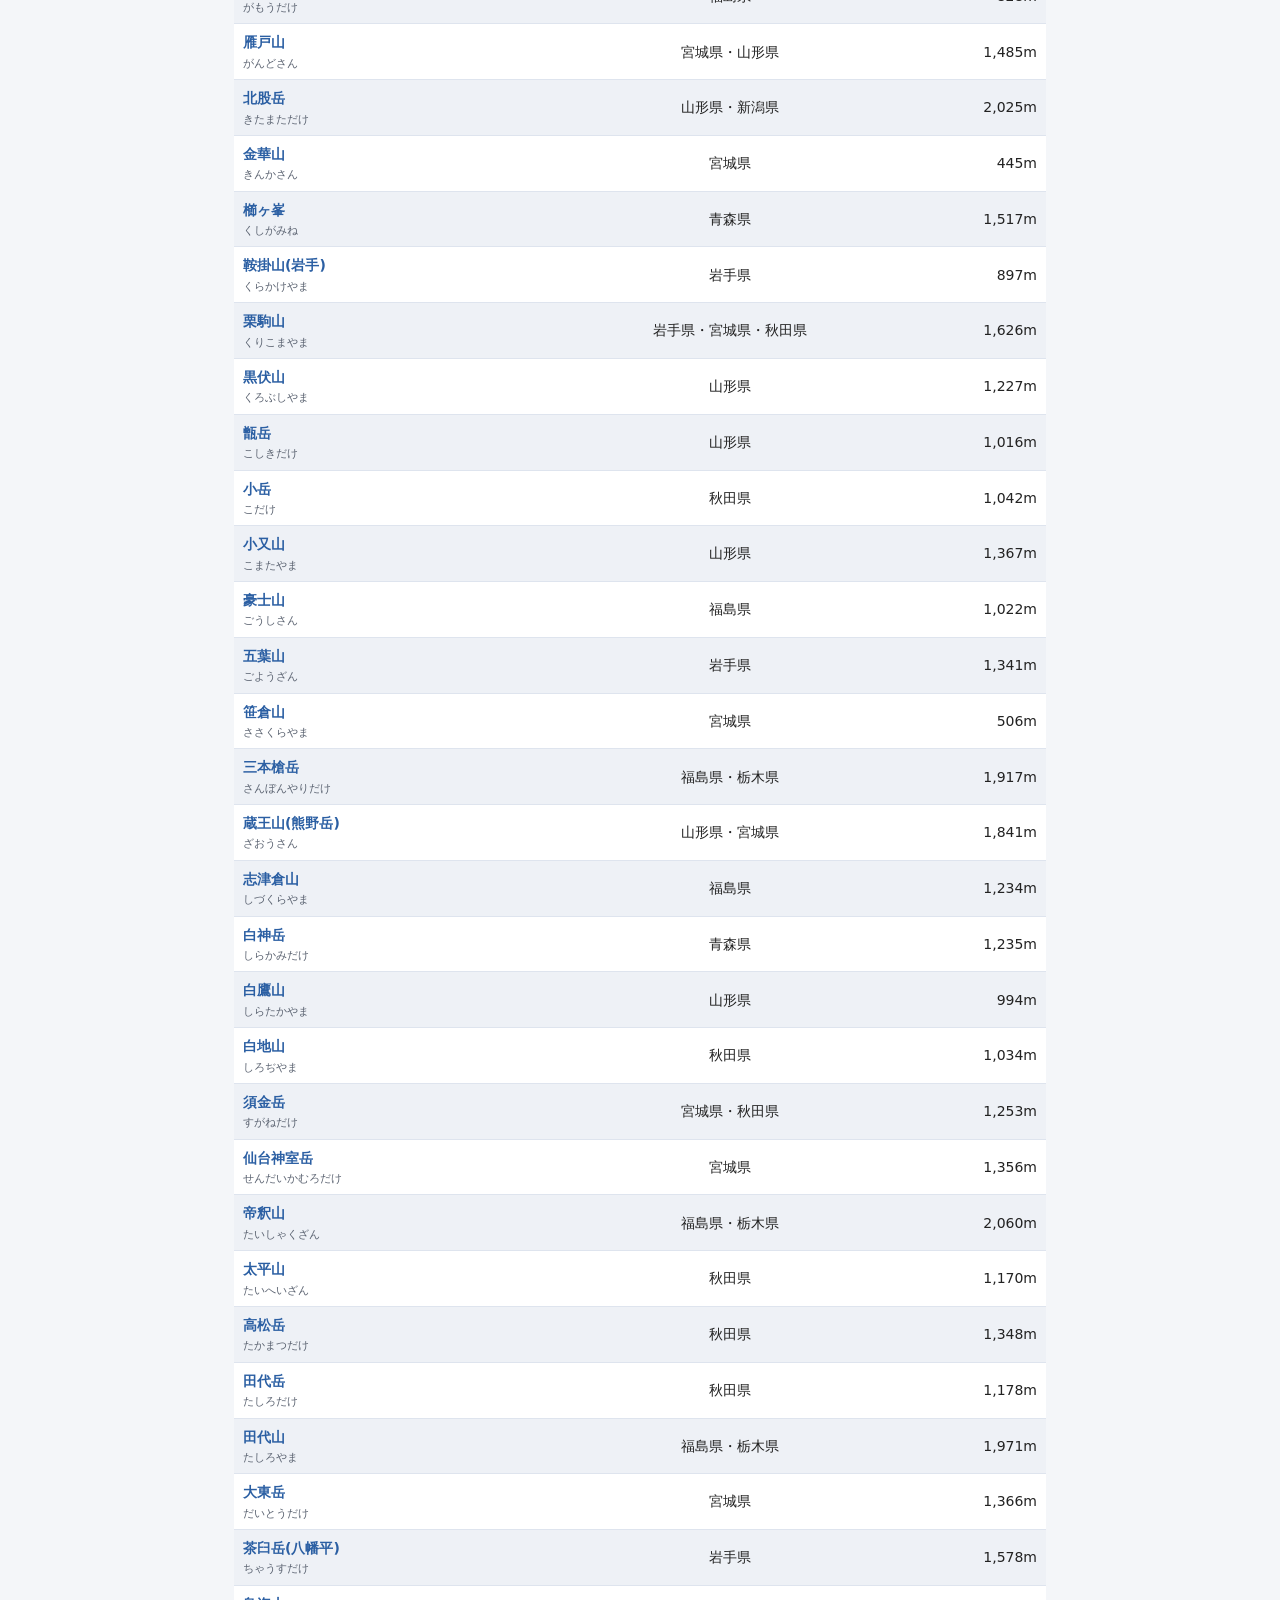
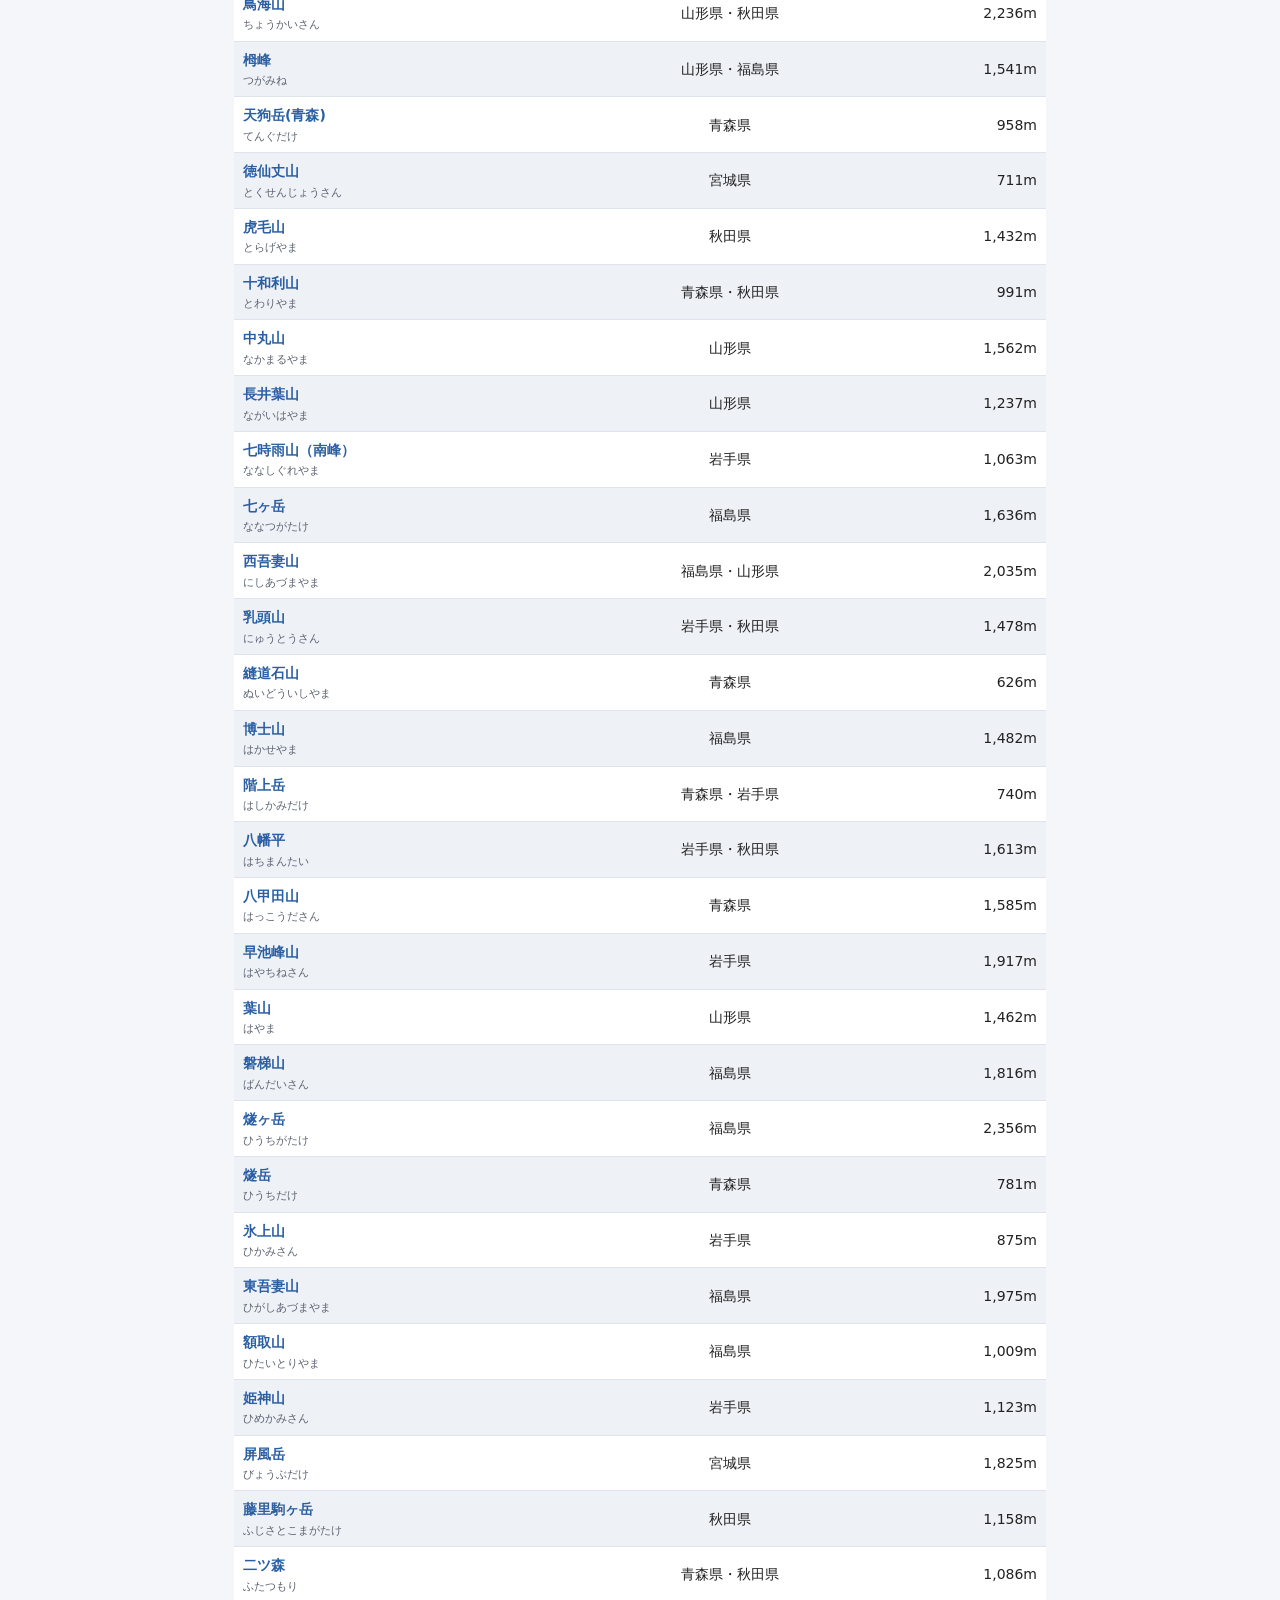
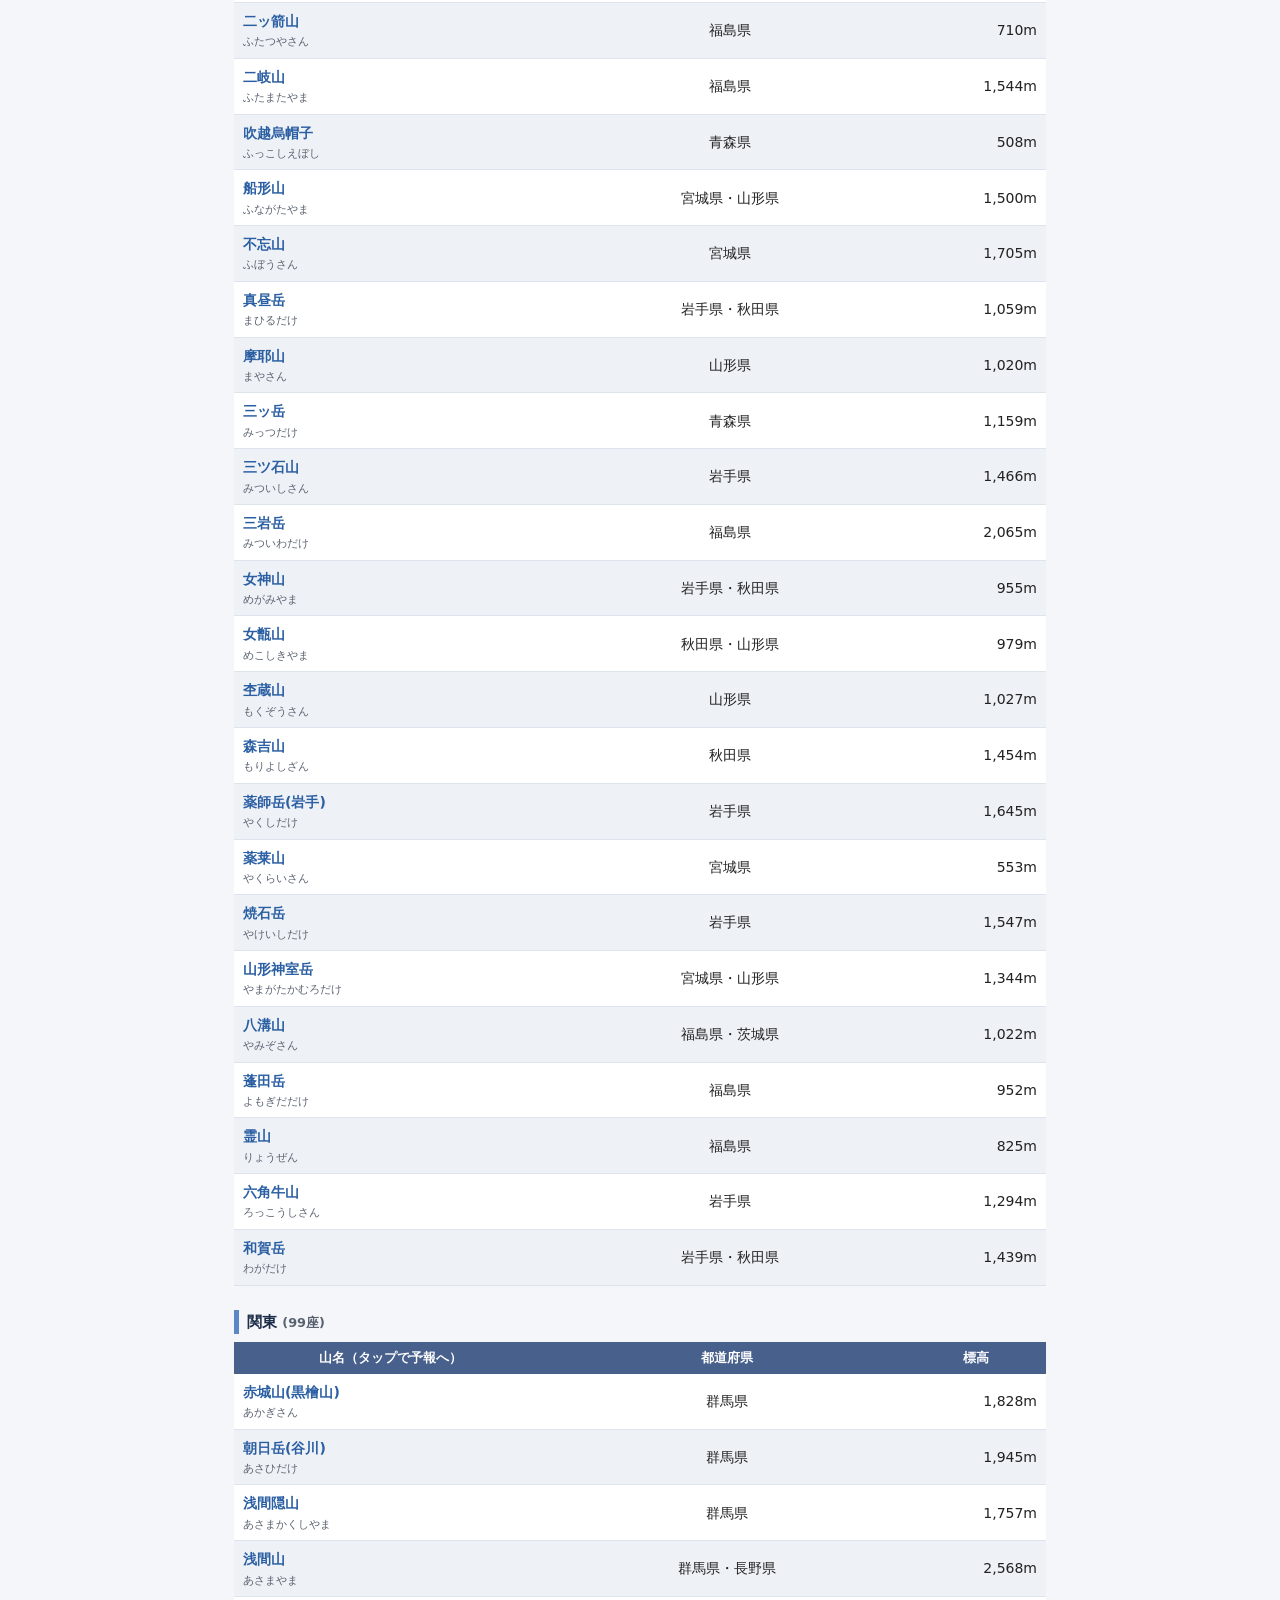
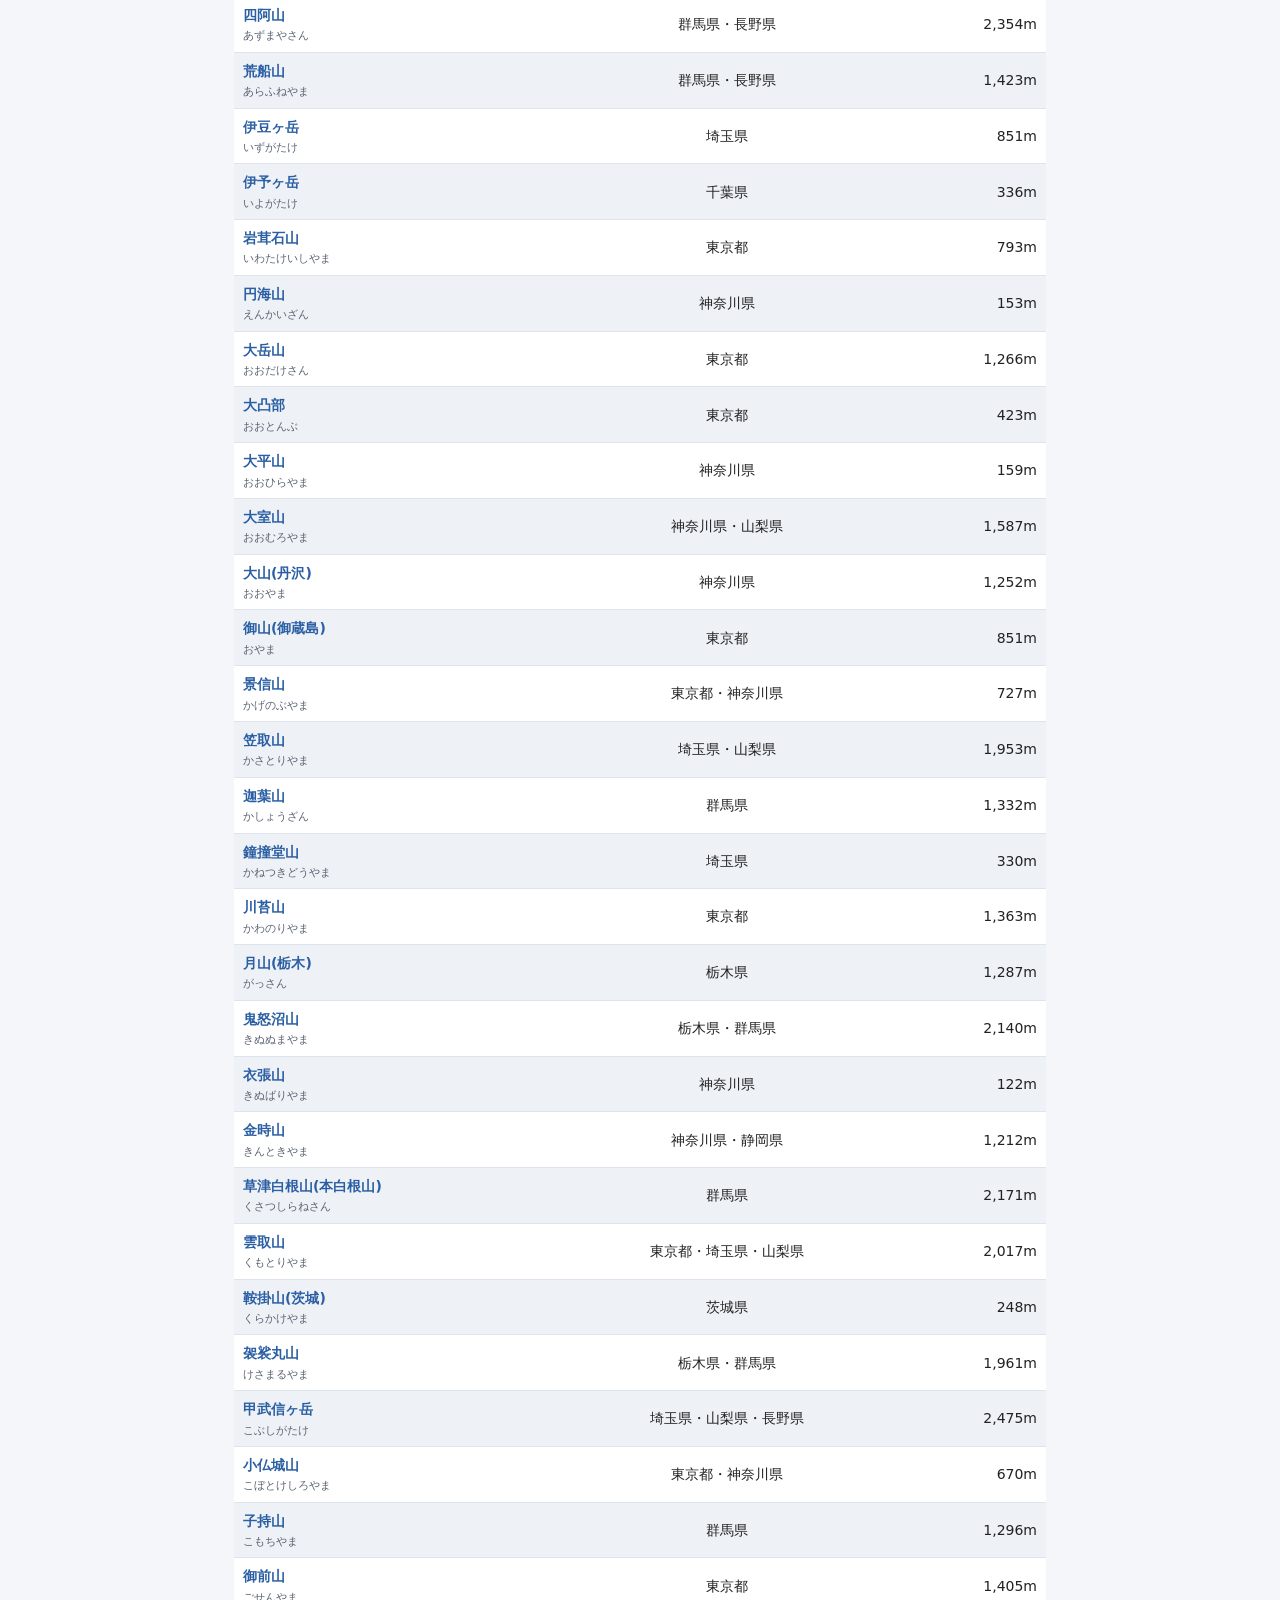
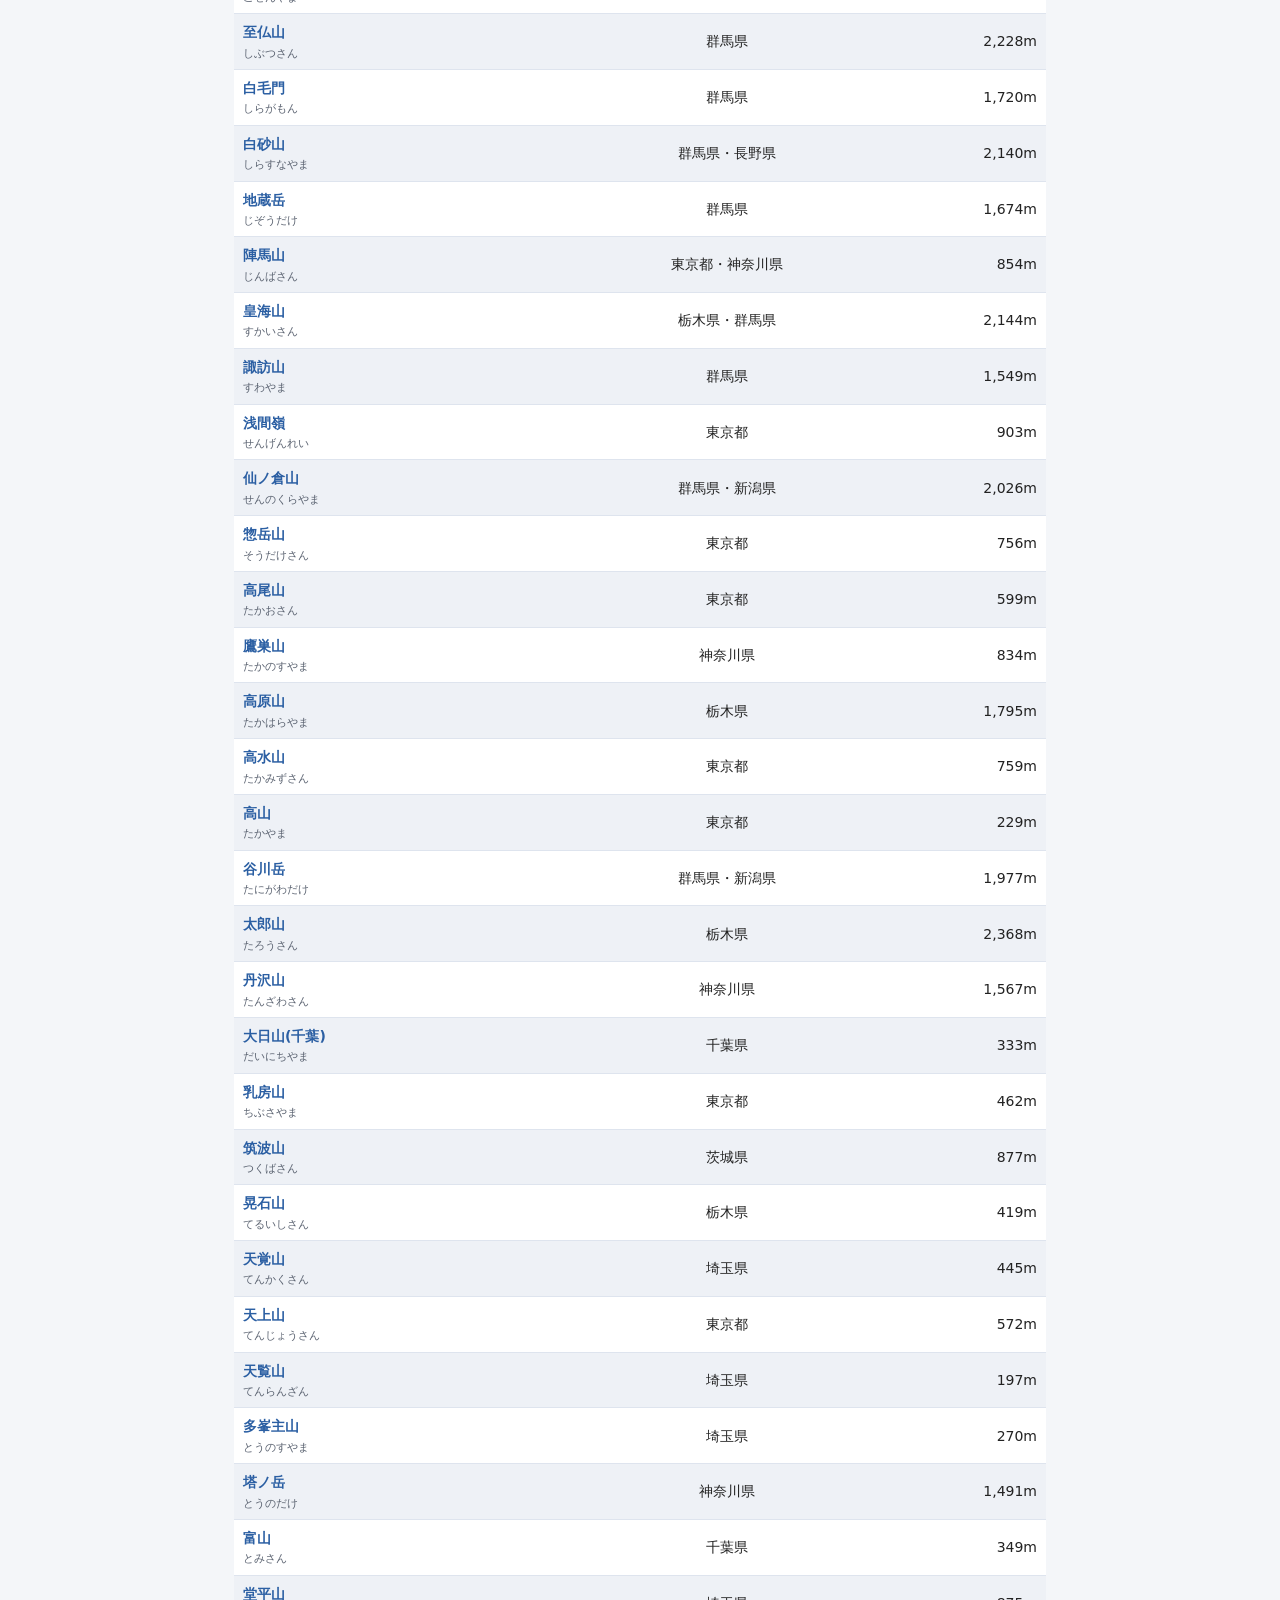
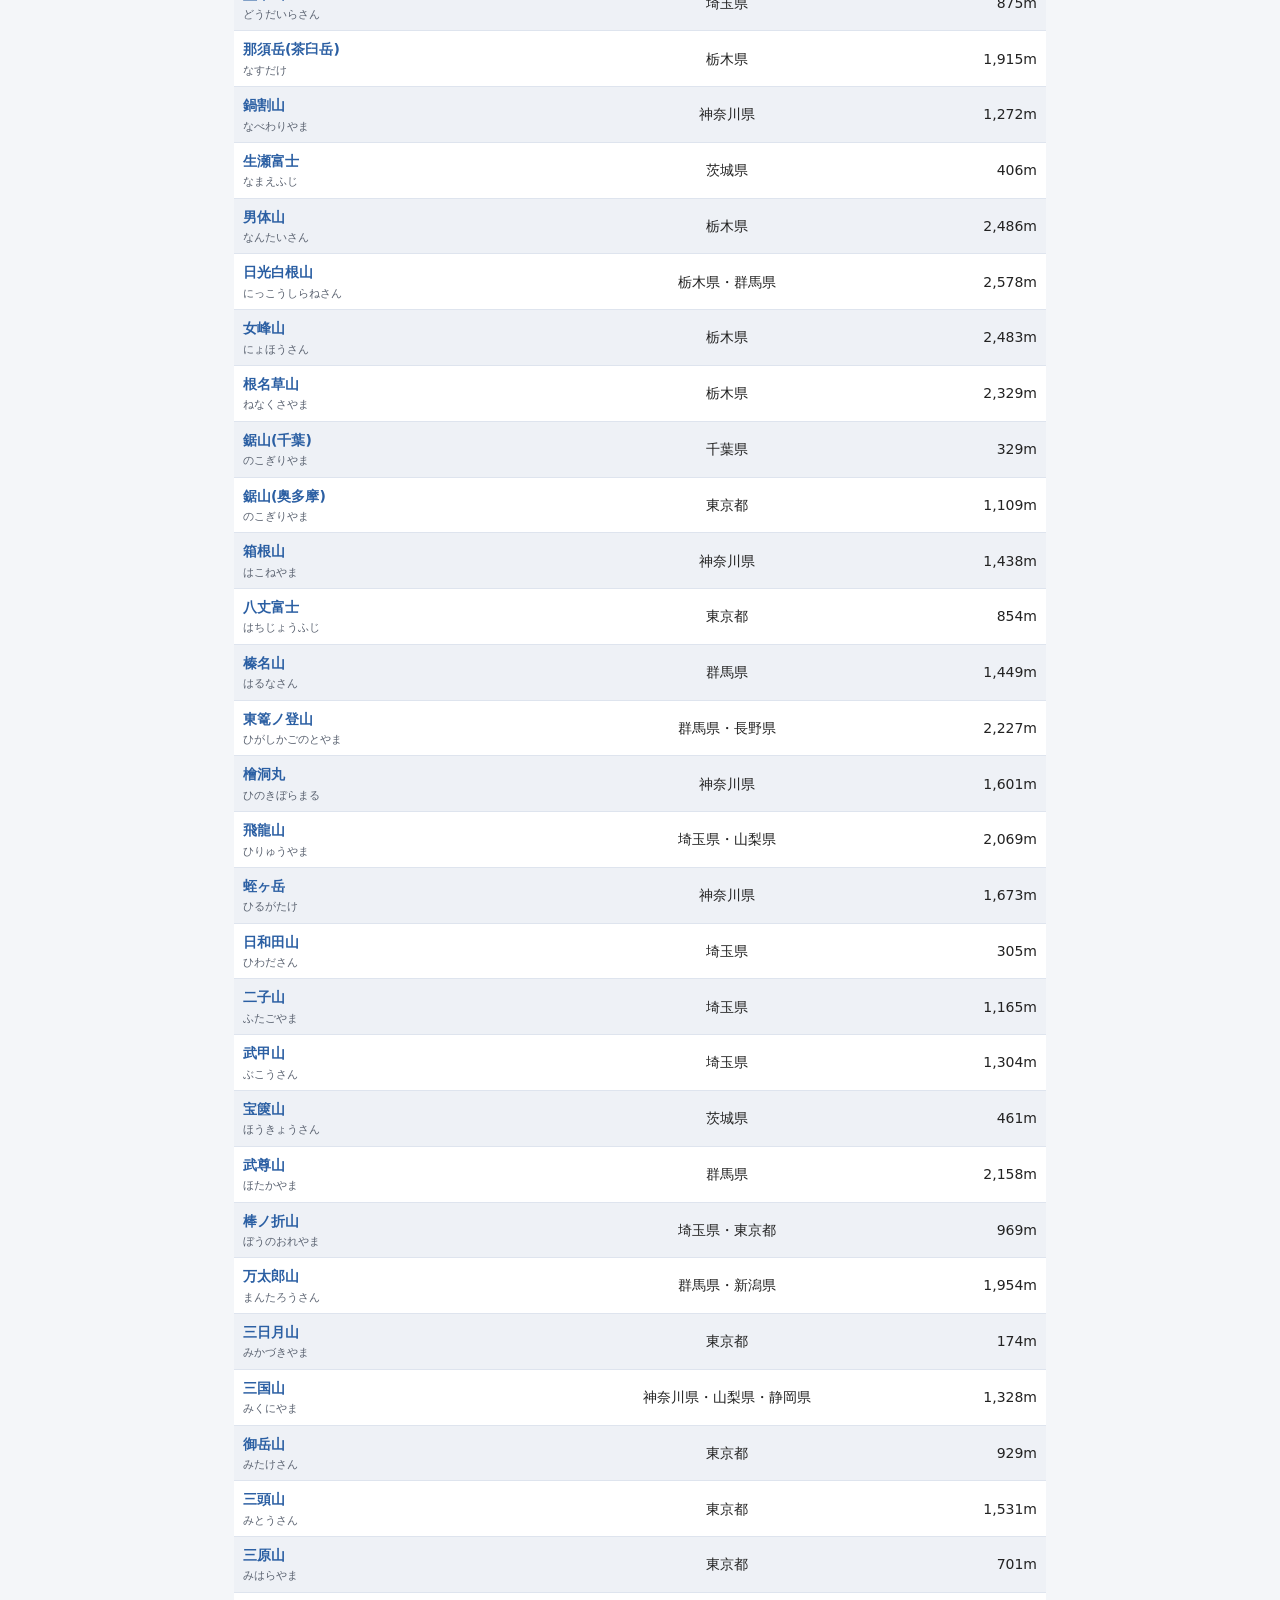
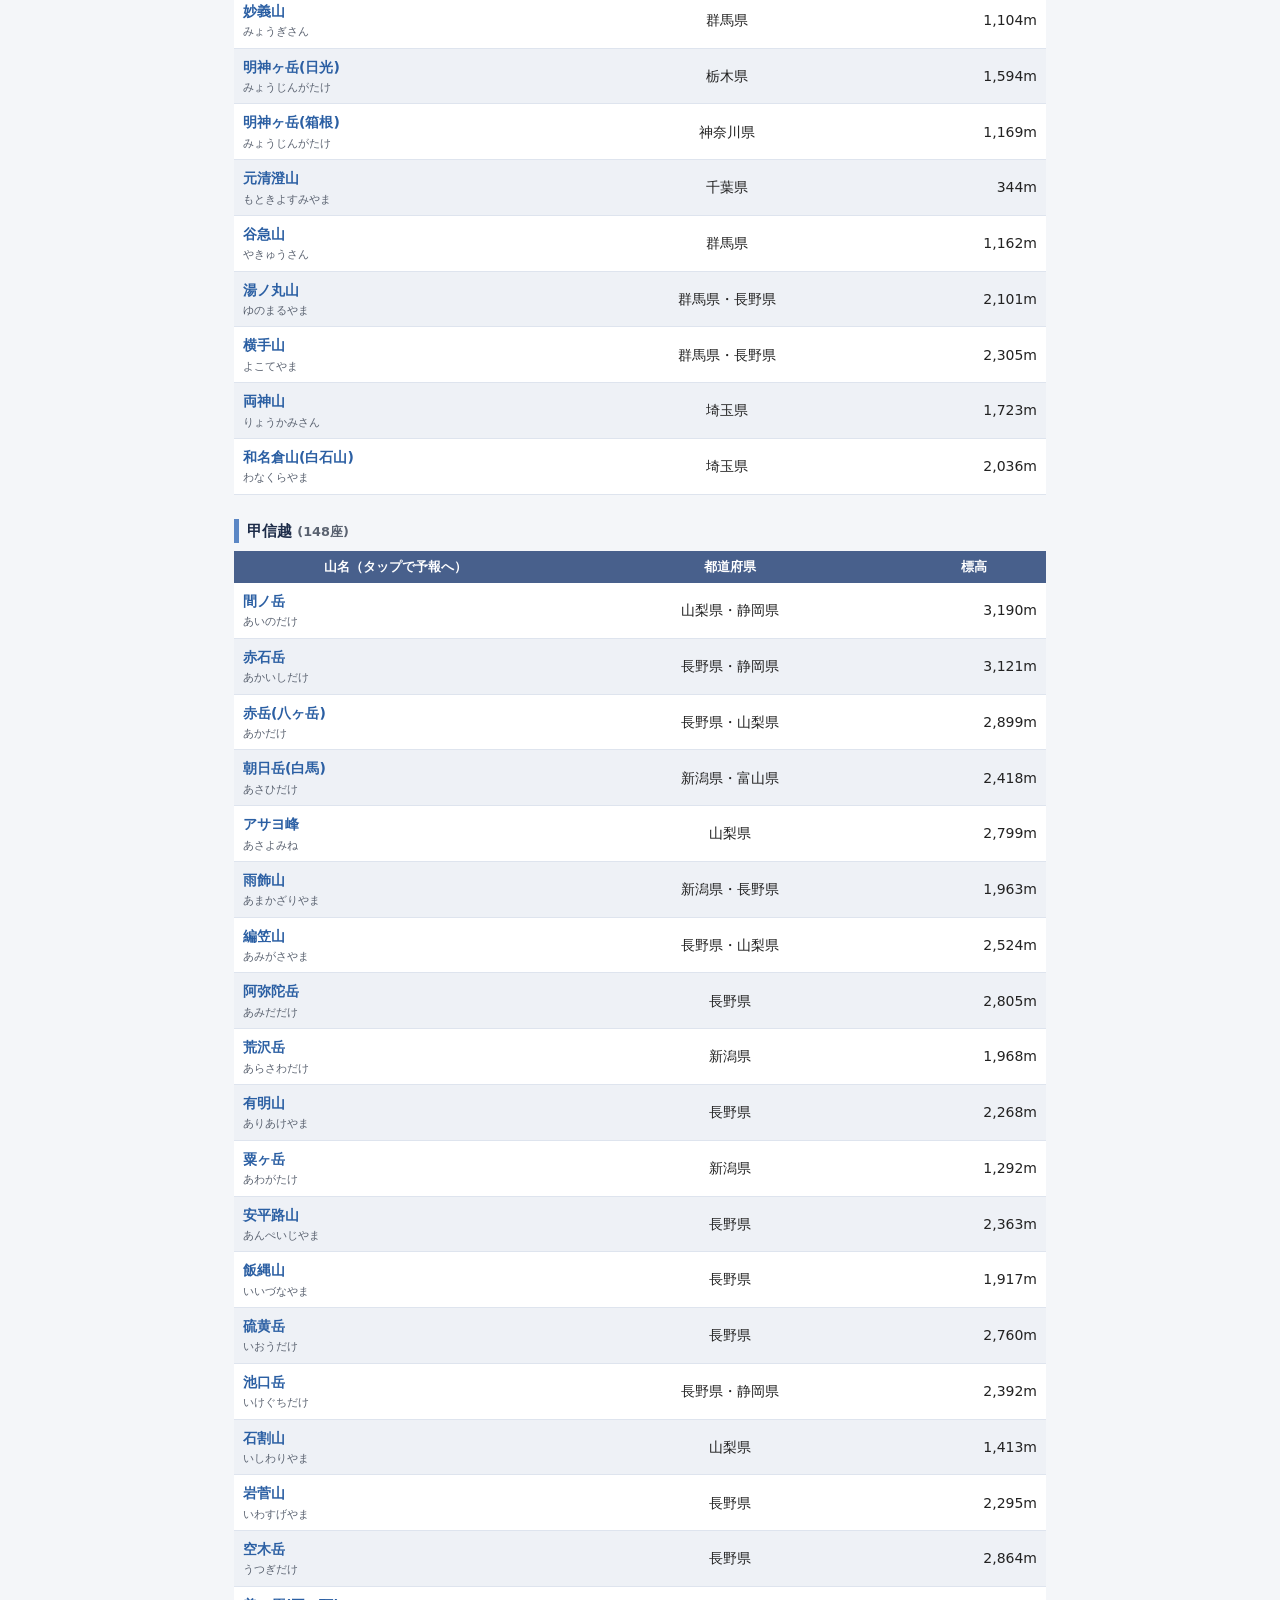
<file: docs/mountains.html>
<!doctype html>
<html lang="ja">
<head>
<meta charset="utf-8">
<meta name="viewport" content="width=device-width,initial-scale=1">
<title>対応している山の一覧 — PeakWeather</title>
<meta name="description" content="PeakWeather が内蔵データベースで対応している全604座の一覧。山名をタップすると山頂・稜線の気象予報を表示します。">
<link rel="icon" type="image/png" href="../icons/favicon-32.png">
<!-- ブラウザのUI(アドレスバー)の色も配色に合わせる -->
<meta name="theme-color" media="(prefers-color-scheme:light)" content="#1e2d4a">
<meta name="theme-color" media="(prefers-color-scheme:dark)" content="#101725">
<!-- 配色(明るい配色と、端末が夜モードのときの暗い配色)。色の値はここが唯一の置き場で、
     各ページのスタイル指定は var(--◯◯) しか書かない。?v= は theme.css の --pw-theme-ver と
     同じ値にする(古い版がキャッシュに残ると「画面は新しいのに配色だけ旧版」になる)。
     一致は scripts/check_contrast.py が機械的に見ている。 -->
<link rel="stylesheet" href="../theme.css?v=249">
<!-- 配色の切り替え(自動/ライト/ダーク)。既定は「自動」＝端末(OS)の設定に従う。
     ★ defer を付けず、theme.css の直後で **同期実行** すること。遅らせると
       明るい配色で一度描いてから暗転する(起動時の白い一瞬が戻る)。 -->
<script src="../theme.js?v=249"></script>
<!-- このファイルは scripts/gen_mountain_list.py により index.html から自動生成されます。直接編集しないでください
     (直接編集すると次回の再生成で消えます。修正は必ず scripts/gen_mountain_list.py 側に入れること) -->
<!-- Google tag (gtag.js) -->
<script async src="https://www.googletagmanager.com/gtag/js?id=G-B4FYN1EJ2S"></script>
<script>
  window.dataLayer = window.dataLayer || [];
  function gtag(){dataLayer.push(arguments);}
  gtag('js', new Date());

  gtag('config', 'G-B4FYN1EJ2S');
</script>
<!-- このファイルは scripts/gen_mountain_list.py により index.html から自動生成されます。直接編集しないでください
     (直接編集すると次回の再生成で消えます。修正は必ず scripts/gen_mountain_list.py 側に入れること) -->
<!-- Google tag (gtag.js) -->
<script async src="https://www.googletagmanager.com/gtag/js?id=G-B4FYN1EJ2S"></script>
<script>
  window.dataLayer = window.dataLayer || [];
  function gtag(){dataLayer.push(arguments);}
  gtag('js', new Date());

  gtag('config', 'G-B4FYN1EJ2S');
</script>
<style>
/* ★ 色の値をここに書かないこと。全部 theme.css のトークンを var() で参照する。
   ここに :root{--night:…} を書き戻すと theme.css より後に来るため上書きになり、
   **暗い配色が丸ごと効かなくなる**(明るい配色では正常に見えるので気づけない)。 */
*{box-sizing:border-box}
body{margin:0;background:var(--bg);color:var(--text);
  font-family:"Hiragino Kaku Gothic ProN","Yu Gothic UI","Meiryo",system-ui,sans-serif;
  font-size:14px;line-height:1.6}

/* ヘッダー (本体ヒーローの縮小版) */
header{background:var(--night);color:var(--on-night);text-align:center;padding:30px 20px 0;position:relative}
header .back{position:absolute;left:14px;top:12px;color:var(--on-night-2);font-size:.82em;text-decoration:none}
header .back:hover{color:var(--on-night)}
header h1{margin:0;font-size:1.45em;font-weight:800;letter-spacing:.06em}
header .sub{margin:8px 0 0;font-size:.85em;color:var(--on-night-2)}
.ridge{display:block;width:100%;height:44px;margin-top:18px}
/* 山稜の切り抜きは「ヘッダの下の地面」なので、地の色に追従させる。
   SVG の fill="#f4f6f9" は theme.css が読めなかったときの控えで、通常はこちらが勝つ
   (これが無いと、暗い配色でヘッダの下に明るい帯が1本残る)。 */
.ridge path{fill:var(--bg)}

main{max-width:860px;margin:0 auto;padding:18px 14px 8px}

/* 検索 (本体フォームカードと同デザイン) */
.searchcard{background:var(--surface);border-radius:14px;padding:14px 16px;
  box-shadow:0 2px 12px var(--shadow);position:sticky;top:8px;z-index:10}
.searchcard label{display:flex;flex-direction:column;gap:5px;font-size:.82em;font-weight:600;color:var(--muted)}
.searchcard input{font-size:16px;padding:11px 12px;border:1.5px solid var(--field);border-radius:10px;
  background:var(--surface);width:100%;font-family:inherit}
.searchcard input:focus{outline:2px solid var(--night);outline-offset:1px}
#hits{margin:8px 0 0;font-size:.82em;color:var(--muted);font-weight:600}

.notice{background:var(--surface-3);border-left:5px solid var(--rule);color:var(--head-2);padding:10px 12px;
  border-radius:0 6px 6px 0;margin:18px 0;font-size:.9em}
.notice a{color:var(--link)}

/* 地域セクション (本体の見出し・表と同デザイン) */
h2{color:var(--head);font-size:1.08em;margin:24px 0 8px;border-left:5px solid var(--sky);padding-left:8px}
h2 .cnt{color:var(--muted);font-size:.85em;font-weight:600}
.tbl{overflow-x:auto;-webkit-overflow-scrolling:touch;margin:6px 0 4px}
table{border-collapse:collapse;width:100%}
th{background:var(--slate);color:var(--on-night);padding:6px 9px;font-weight:600;font-size:.9em}
td{padding:7px 9px;border-bottom:1px solid var(--line);text-align:center;background:var(--surface)}
tr:nth-child(even) td{background:var(--surface-2)}
td.nm{text-align:left}
td.nm a{color:var(--link);font-weight:600;text-decoration:none}
td.nm a:hover{text-decoration:underline}
td.nm small{display:block;color:var(--muted);font-size:.82em;font-weight:400}
td.el{text-align:right;font-variant-numeric:tabular-nums;white-space:nowrap}
tr[hidden]{display:none}
tr[data-href]{cursor:pointer}
tr[data-href]:hover td{background:var(--hover)}

footer{color:var(--muted);font-size:.82em;margin-top:26px;border-top:1px solid var(--line);padding-top:10px;padding-bottom:16px}
footer a{color:var(--link)}

@media(min-width:700px){
  header h1{font-size:1.7em}
  main{padding:24px 24px 12px}
}
</style>
</head>
<body>

<header>
  <a class="back" href="../index.html">← トップへ戻る</a>
  <h1>対応している山の一覧</h1>
  <p class="sub">PeakWeather 内蔵データベース 全604座</p>
  <svg class="ridge" viewBox="0 0 750 44" preserveAspectRatio="none" aria-hidden="true">
    <path d="M0 44 L0 30 L95 12 L185 26 L290 5 L395 24 L500 9 L610 27 L695 15 L750 24 L750 44 Z" fill="#f4f6f9"/>
  </svg>
</header>

<main>

<div class="searchcard">
  <label>山名・読み・都道府県でしぼり込み
    <input id="q" placeholder="例: やり / 槍 / 長野" autocomplete="off">
  </label>
  <p id="hits" hidden></p>
</div>

<div class="notice">
山名をタップすると、その山の予報ページが開きます。<br>
この一覧にない山も、<a href="../index.html">トップページ</a>の山名欄に直接入力すれば
国土地理院の地名検索で自動的に探します。
</div>

<section class="rg">
<h2>北海道 <span class="cnt">(39座)</span></h2>
<div class="tbl"><table>
<thead><tr><th>山名（タップで予報へ）</th><th>都道府県</th><th>標高</th></tr></thead>
<tbody>
<tr data-k="愛別岳あいべつだけ北海道" data-href="../index.html#%E6%84%9B%E5%88%A5%E5%B2%B3"><td class="nm"><a href="../index.html#%E6%84%9B%E5%88%A5%E5%B2%B3">愛別岳</a><small>あいべつだけ</small></td><td>北海道</td><td class="el">2,113m</td></tr>
<tr data-k="阿寒富士あかんふじ北海道" data-href="../index.html#%E9%98%BF%E5%AF%92%E5%AF%8C%E5%A3%AB"><td class="nm"><a href="../index.html#%E9%98%BF%E5%AF%92%E5%AF%8C%E5%A3%AB">阿寒富士</a><small>あかんふじ</small></td><td>北海道</td><td class="el">1,476m</td></tr>
<tr data-k="芦別岳あしべつだけ北海道" data-href="../index.html#%E8%8A%A6%E5%88%A5%E5%B2%B3"><td class="nm"><a href="../index.html#%E8%8A%A6%E5%88%A5%E5%B2%B3">芦別岳</a><small>あしべつだけ</small></td><td>北海道</td><td class="el">1,726m</td></tr>
<tr data-k="アポイ岳あぽいだけ北海道" data-href="../index.html#%E3%82%A2%E3%83%9D%E3%82%A4%E5%B2%B3"><td class="nm"><a href="../index.html#%E3%82%A2%E3%83%9D%E3%82%A4%E5%B2%B3">アポイ岳</a><small>あぽいだけ</small></td><td>北海道</td><td class="el">810m</td></tr>
<tr data-k="漁岳いざりだけ北海道" data-href="../index.html#%E6%BC%81%E5%B2%B3"><td class="nm"><a href="../index.html#%E6%BC%81%E5%B2%B3">漁岳</a><small>いざりだけ</small></td><td>北海道</td><td class="el">1,317m</td></tr>
<tr data-k="石狩岳いしかりだけ北海道" data-href="../index.html#%E7%9F%B3%E7%8B%A9%E5%B2%B3"><td class="nm"><a href="../index.html#%E7%9F%B3%E7%8B%A9%E5%B2%B3">石狩岳</a><small>いしかりだけ</small></td><td>北海道</td><td class="el">1,967m</td></tr>
<tr data-k="オプタテシケ山おぷたてしけやま北海道" data-href="../index.html#%E3%82%AA%E3%83%97%E3%82%BF%E3%83%86%E3%82%B7%E3%82%B1%E5%B1%B1"><td class="nm"><a href="../index.html#%E3%82%AA%E3%83%97%E3%82%BF%E3%83%86%E3%82%B7%E3%82%B1%E5%B1%B1">オプタテシケ山</a><small>おぷたてしけやま</small></td><td>北海道</td><td class="el">2,012m</td></tr>
<tr data-k="カムイエクウチカウシ山かむいえくうちかうしやま北海道" data-href="../index.html#%E3%82%AB%E3%83%A0%E3%82%A4%E3%82%A8%E3%82%AF%E3%82%A6%E3%83%81%E3%82%AB%E3%82%A6%E3%82%B7%E5%B1%B1"><td class="nm"><a href="../index.html#%E3%82%AB%E3%83%A0%E3%82%A4%E3%82%A8%E3%82%AF%E3%82%A6%E3%83%81%E3%82%AB%E3%82%A6%E3%82%B7%E5%B1%B1">カムイエクウチカウシ山</a><small>かむいえくうちかうしやま</small></td><td>北海道</td><td class="el">1,979m</td></tr>
<tr data-k="神居尻山かむいしりやま北海道" data-href="../index.html#%E7%A5%9E%E5%B1%85%E5%B0%BB%E5%B1%B1"><td class="nm"><a href="../index.html#%E7%A5%9E%E5%B1%85%E5%B0%BB%E5%B1%B1">神居尻山</a><small>かむいしりやま</small></td><td>北海道</td><td class="el">947m</td></tr>
<tr data-k="神威岳かむいだけ北海道" data-href="../index.html#%E7%A5%9E%E5%A8%81%E5%B2%B3"><td class="nm"><a href="../index.html#%E7%A5%9E%E5%A8%81%E5%B2%B3">神威岳</a><small>かむいだけ</small></td><td>北海道</td><td class="el">1,600m</td></tr>
<tr data-k="狩場山かりばやま北海道" data-href="../index.html#%E7%8B%A9%E5%A0%B4%E5%B1%B1"><td class="nm"><a href="../index.html#%E7%8B%A9%E5%A0%B4%E5%B1%B1">狩場山</a><small>かりばやま</small></td><td>北海道</td><td class="el">1,520m</td></tr>
<tr data-k="黒岳(大雪山)くろだけ北海道" data-href="../index.html#%E9%BB%92%E5%B2%B3%28%E5%A4%A7%E9%9B%AA%E5%B1%B1%29"><td class="nm"><a href="../index.html#%E9%BB%92%E5%B2%B3%28%E5%A4%A7%E9%9B%AA%E5%B1%B1%29">黒岳(大雪山)</a><small>くろだけ</small></td><td>北海道</td><td class="el">1,984m</td></tr>
<tr data-k="駒ヶ岳(北海道)こまがだけ北海道" data-href="../index.html#%E9%A7%92%E3%83%B6%E5%B2%B3%28%E5%8C%97%E6%B5%B7%E9%81%93%29"><td class="nm"><a href="../index.html#%E9%A7%92%E3%83%B6%E5%B2%B3%28%E5%8C%97%E6%B5%B7%E9%81%93%29">駒ヶ岳(北海道)</a><small>こまがだけ</small></td><td>北海道</td><td class="el">1,131m</td></tr>
<tr data-k="斜里岳しゃりだけ北海道" data-href="../index.html#%E6%96%9C%E9%87%8C%E5%B2%B3"><td class="nm"><a href="../index.html#%E6%96%9C%E9%87%8C%E5%B2%B3">斜里岳</a><small>しゃりだけ</small></td><td>北海道</td><td class="el">1,547m</td></tr>
<tr data-k="暑寒別岳しょかんべつだけ北海道" data-href="../index.html#%E6%9A%91%E5%AF%92%E5%88%A5%E5%B2%B3"><td class="nm"><a href="../index.html#%E6%9A%91%E5%AF%92%E5%88%A5%E5%B2%B3">暑寒別岳</a><small>しょかんべつだけ</small></td><td>北海道</td><td class="el">1,491m</td></tr>
<tr data-k="大雪山(旭岳)たいせつざん北海道" data-href="../index.html#%E5%A4%A7%E9%9B%AA%E5%B1%B1%28%E6%97%AD%E5%B2%B3%29"><td class="nm"><a href="../index.html#%E5%A4%A7%E9%9B%AA%E5%B1%B1%28%E6%97%AD%E5%B2%B3%29">大雪山(旭岳)</a><small>たいせつざん</small></td><td>北海道</td><td class="el">2,291m</td></tr>
<tr data-k="樽前山たるまえさん北海道" data-href="../index.html#%E6%A8%BD%E5%89%8D%E5%B1%B1"><td class="nm"><a href="../index.html#%E6%A8%BD%E5%89%8D%E5%B1%B1">樽前山</a><small>たるまえさん</small></td><td>北海道</td><td class="el">1,041m</td></tr>
<tr data-k="大千軒岳だいせんげんだけ北海道" data-href="../index.html#%E5%A4%A7%E5%8D%83%E8%BB%92%E5%B2%B3"><td class="nm"><a href="../index.html#%E5%A4%A7%E5%8D%83%E8%BB%92%E5%B2%B3">大千軒岳</a><small>だいせんげんだけ</small></td><td>北海道</td><td class="el">1,072m</td></tr>
<tr data-k="剣山(北海道)つるぎさん北海道" data-href="../index.html#%E5%89%A3%E5%B1%B1%28%E5%8C%97%E6%B5%B7%E9%81%93%29"><td class="nm"><a href="../index.html#%E5%89%A3%E5%B1%B1%28%E5%8C%97%E6%B5%B7%E9%81%93%29">剣山(北海道)</a><small>つるぎさん</small></td><td>北海道</td><td class="el">1,205m</td></tr>
<tr data-k="天塩岳てしおだけ北海道" data-href="../index.html#%E5%A4%A9%E5%A1%A9%E5%B2%B3"><td class="nm"><a href="../index.html#%E5%A4%A9%E5%A1%A9%E5%B2%B3">天塩岳</a><small>てしおだけ</small></td><td>北海道</td><td class="el">1,557m</td></tr>
<tr data-k="十勝岳とかちだけ北海道" data-href="../index.html#%E5%8D%81%E5%8B%9D%E5%B2%B3"><td class="nm"><a href="../index.html#%E5%8D%81%E5%8B%9D%E5%B2%B3">十勝岳</a><small>とかちだけ</small></td><td>北海道</td><td class="el">2,077m</td></tr>
<tr data-k="トムラウシ山とむらうしやま北海道" data-href="../index.html#%E3%83%88%E3%83%A0%E3%83%A9%E3%82%A6%E3%82%B7%E5%B1%B1"><td class="nm"><a href="../index.html#%E3%83%88%E3%83%A0%E3%83%A9%E3%82%A6%E3%82%B7%E5%B1%B1">トムラウシ山</a><small>とむらうしやま</small></td><td>北海道</td><td class="el">2,141m</td></tr>
<tr data-k="ニセイカウシュッペ山にせいかうしゅっぺやま北海道" data-href="../index.html#%E3%83%8B%E3%82%BB%E3%82%A4%E3%82%AB%E3%82%A6%E3%82%B7%E3%83%A5%E3%83%83%E3%83%9A%E5%B1%B1"><td class="nm"><a href="../index.html#%E3%83%8B%E3%82%BB%E3%82%A4%E3%82%AB%E3%82%A6%E3%82%B7%E3%83%A5%E3%83%83%E3%83%9A%E5%B1%B1">ニセイカウシュッペ山</a><small>にせいかうしゅっぺやま</small></td><td>北海道</td><td class="el">1,883m</td></tr>
<tr data-k="ニセコアンヌプリにせこあんぬぷり北海道" data-href="../index.html#%E3%83%8B%E3%82%BB%E3%82%B3%E3%82%A2%E3%83%B3%E3%83%8C%E3%83%97%E3%83%AA"><td class="nm"><a href="../index.html#%E3%83%8B%E3%82%BB%E3%82%B3%E3%82%A2%E3%83%B3%E3%83%8C%E3%83%97%E3%83%AA">ニセコアンヌプリ</a><small>にせこあんぬぷり</small></td><td>北海道</td><td class="el">1,308m</td></tr>
<tr data-k="ニペソツ山にぺそつやま北海道" data-href="../index.html#%E3%83%8B%E3%83%9A%E3%82%BD%E3%83%84%E5%B1%B1"><td class="nm"><a href="../index.html#%E3%83%8B%E3%83%9A%E3%82%BD%E3%83%84%E5%B1%B1">ニペソツ山</a><small>にぺそつやま</small></td><td>北海道</td><td class="el">2,012m</td></tr>
<tr data-k="白雲岳はくうんだけ北海道" data-href="../index.html#%E7%99%BD%E9%9B%B2%E5%B2%B3"><td class="nm"><a href="../index.html#%E7%99%BD%E9%9B%B2%E5%B2%B3">白雲岳</a><small>はくうんだけ</small></td><td>北海道</td><td class="el">2,230m</td></tr>
<tr data-k="風不死岳ふっぷしだけ北海道" data-href="../index.html#%E9%A2%A8%E4%B8%8D%E6%AD%BB%E5%B2%B3"><td class="nm"><a href="../index.html#%E9%A2%A8%E4%B8%8D%E6%AD%BB%E5%B2%B3">風不死岳</a><small>ふっぷしだけ</small></td><td>北海道</td><td class="el">1,102m</td></tr>
<tr data-k="富良野岳ふらのだけ北海道" data-href="../index.html#%E5%AF%8C%E8%89%AF%E9%87%8E%E5%B2%B3"><td class="nm"><a href="../index.html#%E5%AF%8C%E8%89%AF%E9%87%8E%E5%B2%B3">富良野岳</a><small>ふらのだけ</small></td><td>北海道</td><td class="el">1,912m</td></tr>
<tr data-k="ペテガリ岳べてがりだけ北海道" data-href="../index.html#%E3%83%9A%E3%83%86%E3%82%AC%E3%83%AA%E5%B2%B3"><td class="nm"><a href="../index.html#%E3%83%9A%E3%83%86%E3%82%AC%E3%83%AA%E5%B2%B3">ペテガリ岳</a><small>べてがりだけ</small></td><td>北海道</td><td class="el">1,736m</td></tr>
<tr data-k="ホロホロ山ほろほろやま北海道" data-href="../index.html#%E3%83%9B%E3%83%AD%E3%83%9B%E3%83%AD%E5%B1%B1"><td class="nm"><a href="../index.html#%E3%83%9B%E3%83%AD%E3%83%9B%E3%83%AD%E5%B1%B1">ホロホロ山</a><small>ほろほろやま</small></td><td>北海道</td><td class="el">1,322m</td></tr>
<tr data-k="幌尻岳ぽろしりだけ北海道" data-href="../index.html#%E5%B9%8C%E5%B0%BB%E5%B2%B3"><td class="nm"><a href="../index.html#%E5%B9%8C%E5%B0%BB%E5%B2%B3">幌尻岳</a><small>ぽろしりだけ</small></td><td>北海道</td><td class="el">2,052m</td></tr>
<tr data-k="雌阿寒岳めあかんだけ北海道" data-href="../index.html#%E9%9B%8C%E9%98%BF%E5%AF%92%E5%B2%B3"><td class="nm"><a href="../index.html#%E9%9B%8C%E9%98%BF%E5%AF%92%E5%B2%B3">雌阿寒岳</a><small>めあかんだけ</small></td><td>北海道</td><td class="el">1,499m</td></tr>
<tr data-k="藻岩山もいわやま北海道" data-href="../index.html#%E8%97%BB%E5%B2%A9%E5%B1%B1"><td class="nm"><a href="../index.html#%E8%97%BB%E5%B2%A9%E5%B1%B1">藻岩山</a><small>もいわやま</small></td><td>北海道</td><td class="el">530m</td></tr>
<tr data-k="夕張岳ゆうばりだけ北海道" data-href="../index.html#%E5%A4%95%E5%BC%B5%E5%B2%B3"><td class="nm"><a href="../index.html#%E5%A4%95%E5%BC%B5%E5%B2%B3">夕張岳</a><small>ゆうばりだけ</small></td><td>北海道</td><td class="el">1,667m</td></tr>
<tr data-k="余市岳よいちだけ北海道" data-href="../index.html#%E4%BD%99%E5%B8%82%E5%B2%B3"><td class="nm"><a href="../index.html#%E4%BD%99%E5%B8%82%E5%B2%B3">余市岳</a><small>よいちだけ</small></td><td>北海道</td><td class="el">1,488m</td></tr>
<tr data-k="羊蹄山ようていざん北海道" data-href="../index.html#%E7%BE%8A%E8%B9%84%E5%B1%B1"><td class="nm"><a href="../index.html#%E7%BE%8A%E8%B9%84%E5%B1%B1">羊蹄山</a><small>ようていざん</small></td><td>北海道</td><td class="el">1,898m</td></tr>
<tr data-k="羅臼岳らうすだけ北海道" data-href="../index.html#%E7%BE%85%E8%87%BC%E5%B2%B3"><td class="nm"><a href="../index.html#%E7%BE%85%E8%87%BC%E5%B2%B3">羅臼岳</a><small>らうすだけ</small></td><td>北海道</td><td class="el">1,661m</td></tr>
<tr data-k="楽古岳らっこだけ北海道" data-href="../index.html#%E6%A5%BD%E5%8F%A4%E5%B2%B3"><td class="nm"><a href="../index.html#%E6%A5%BD%E5%8F%A4%E5%B2%B3">楽古岳</a><small>らっこだけ</small></td><td>北海道</td><td class="el">1,471m</td></tr>
<tr data-k="利尻岳りしりだけ北海道" data-href="../index.html#%E5%88%A9%E5%B0%BB%E5%B2%B3"><td class="nm"><a href="../index.html#%E5%88%A9%E5%B0%BB%E5%B2%B3">利尻岳</a><small>りしりだけ</small></td><td>北海道</td><td class="el">1,721m</td></tr>
</tbody>
</table></div>
</section>

<section class="rg">
<h2>東北 <span class="cnt">(118座)</span></h2>
<div class="tbl"><table>
<thead><tr><th>山名（タップで予報へ）</th><th>都道府県</th><th>標高</th></tr></thead>
<tbody>
<tr data-k="会津朝日岳あいづあさひだけ福島県" data-href="../index.html#%E4%BC%9A%E6%B4%A5%E6%9C%9D%E6%97%A5%E5%B2%B3"><td class="nm"><a href="../index.html#%E4%BC%9A%E6%B4%A5%E6%9C%9D%E6%97%A5%E5%B2%B3">会津朝日岳</a><small>あいづあさひだけ</small></td><td>福島県</td><td class="el">1,624m</td></tr>
<tr data-k="会津駒ヶ岳あいづこまがたけ福島県" data-href="../index.html#%E4%BC%9A%E6%B4%A5%E9%A7%92%E3%83%B6%E5%B2%B3"><td class="nm"><a href="../index.html#%E4%BC%9A%E6%B4%A5%E9%A7%92%E3%83%B6%E5%B2%B3">会津駒ヶ岳</a><small>あいづこまがたけ</small></td><td>福島県</td><td class="el">2,133m</td></tr>
<tr data-k="青麻山あおそさん宮城県" data-href="../index.html#%E9%9D%92%E9%BA%BB%E5%B1%B1"><td class="nm"><a href="../index.html#%E9%9D%92%E9%BA%BB%E5%B1%B1">青麻山</a><small>あおそさん</small></td><td>宮城県</td><td class="el">800m</td></tr>
<tr data-k="秋田駒ヶ岳あきたこまがたけ秋田県" data-href="../index.html#%E7%A7%8B%E7%94%B0%E9%A7%92%E3%83%B6%E5%B2%B3"><td class="nm"><a href="../index.html#%E7%A7%8B%E7%94%B0%E9%A7%92%E3%83%B6%E5%B2%B3">秋田駒ヶ岳</a><small>あきたこまがたけ</small></td><td>秋田県</td><td class="el">1,637m</td></tr>
<tr data-k="秋田焼山あきたやけやま秋田県" data-href="../index.html#%E7%A7%8B%E7%94%B0%E7%84%BC%E5%B1%B1"><td class="nm"><a href="../index.html#%E7%A7%8B%E7%94%B0%E7%84%BC%E5%B1%B1">秋田焼山</a><small>あきたやけやま</small></td><td>秋田県</td><td class="el">1,366m</td></tr>
<tr data-k="浅草岳あさくさだけ福島県・新潟県" data-href="../index.html#%E6%B5%85%E8%8D%89%E5%B2%B3"><td class="nm"><a href="../index.html#%E6%B5%85%E8%8D%89%E5%B2%B3">浅草岳</a><small>あさくさだけ</small></td><td>福島県・新潟県</td><td class="el">1,586m</td></tr>
<tr data-k="安達太良山あだたらやま福島県" data-href="../index.html#%E5%AE%89%E9%81%94%E5%A4%AA%E8%89%AF%E5%B1%B1"><td class="nm"><a href="../index.html#%E5%AE%89%E9%81%94%E5%A4%AA%E8%89%AF%E5%B1%B1">安達太良山</a><small>あだたらやま</small></td><td>福島県</td><td class="el">1,700m</td></tr>
<tr data-k="安家森あっかもり岩手県" data-href="../index.html#%E5%AE%89%E5%AE%B6%E6%A3%AE"><td class="nm"><a href="../index.html#%E5%AE%89%E5%AE%B6%E6%A3%AE">安家森</a><small>あっかもり</small></td><td>岩手県</td><td class="el">1,239m</td></tr>
<tr data-k="吾妻小富士あづまこふじ福島県" data-href="../index.html#%E5%90%BE%E5%A6%BB%E5%B0%8F%E5%AF%8C%E5%A3%AB"><td class="nm"><a href="../index.html#%E5%90%BE%E5%A6%BB%E5%B0%8F%E5%AF%8C%E5%A3%AB">吾妻小富士</a><small>あづまこふじ</small></td><td>福島県</td><td class="el">1,707m</td></tr>
<tr data-k="荒海山あらかいざん福島県・栃木県" data-href="../index.html#%E8%8D%92%E6%B5%B7%E5%B1%B1"><td class="nm"><a href="../index.html#%E8%8D%92%E6%B5%B7%E5%B1%B1">荒海山</a><small>あらかいざん</small></td><td>福島県・栃木県</td><td class="el">1,581m</td></tr>
<tr data-k="飯豊山いいでさん福島県・山形県・新潟県" data-href="../index.html#%E9%A3%AF%E8%B1%8A%E5%B1%B1"><td class="nm"><a href="../index.html#%E9%A3%AF%E8%B1%8A%E5%B1%B1">飯豊山</a><small>いいでさん</small></td><td>福島県・山形県・新潟県</td><td class="el">2,105m</td></tr>
<tr data-k="泉ヶ岳いずみがたけ宮城県" data-href="../index.html#%E6%B3%89%E3%83%B6%E5%B2%B3"><td class="nm"><a href="../index.html#%E6%B3%89%E3%83%B6%E5%B2%B3">泉ヶ岳</a><small>いずみがたけ</small></td><td>宮城県</td><td class="el">1,172m</td></tr>
<tr data-k="一切経山いっさいきょうざん福島県" data-href="../index.html#%E4%B8%80%E5%88%87%E7%B5%8C%E5%B1%B1"><td class="nm"><a href="../index.html#%E4%B8%80%E5%88%87%E7%B5%8C%E5%B1%B1">一切経山</a><small>いっさいきょうざん</small></td><td>福島県</td><td class="el">1,949m</td></tr>
<tr data-k="以東岳いとうだけ山形県・新潟県" data-href="../index.html#%E4%BB%A5%E6%9D%B1%E5%B2%B3"><td class="nm"><a href="../index.html#%E4%BB%A5%E6%9D%B1%E5%B2%B3">以東岳</a><small>いとうだけ</small></td><td>山形県・新潟県</td><td class="el">1,771m</td></tr>
<tr data-k="祝瓶山いわいがめやま山形県" data-href="../index.html#%E7%A5%9D%E7%93%B6%E5%B1%B1"><td class="nm"><a href="../index.html#%E7%A5%9D%E7%93%B6%E5%B1%B1">祝瓶山</a><small>いわいがめやま</small></td><td>山形県</td><td class="el">1,417m</td></tr>
<tr data-k="岩木山いわきさん青森県" data-href="../index.html#%E5%B2%A9%E6%9C%A8%E5%B1%B1"><td class="nm"><a href="../index.html#%E5%B2%A9%E6%9C%A8%E5%B1%B1">岩木山</a><small>いわきさん</small></td><td>青森県</td><td class="el">1,625m</td></tr>
<tr data-k="岩手山いわてさん岩手県" data-href="../index.html#%E5%B2%A9%E6%89%8B%E5%B1%B1"><td class="nm"><a href="../index.html#%E5%B2%A9%E6%89%8B%E5%B1%B1">岩手山</a><small>いわてさん</small></td><td>岩手県</td><td class="el">2,038m</td></tr>
<tr data-k="牛形山うしがたやま岩手県" data-href="../index.html#%E7%89%9B%E5%BD%A2%E5%B1%B1"><td class="nm"><a href="../index.html#%E7%89%9B%E5%BD%A2%E5%B1%B1">牛形山</a><small>うしがたやま</small></td><td>岩手県</td><td class="el">1,340m</td></tr>
<tr data-k="大朝日岳おおあさひだけ山形県" data-href="../index.html#%E5%A4%A7%E6%9C%9D%E6%97%A5%E5%B2%B3"><td class="nm"><a href="../index.html#%E5%A4%A7%E6%9C%9D%E6%97%A5%E5%B2%B3">大朝日岳</a><small>おおあさひだけ</small></td><td>山形県</td><td class="el">1,871m</td></tr>
<tr data-k="大駒ヶ岳おおこまがたけ青森県" data-href="../index.html#%E5%A4%A7%E9%A7%92%E3%83%B6%E5%B2%B3"><td class="nm"><a href="../index.html#%E5%A4%A7%E9%A7%92%E3%83%B6%E5%B2%B3">大駒ヶ岳</a><small>おおこまがたけ</small></td><td>青森県</td><td class="el">1,144m</td></tr>
<tr data-k="大白森おおしろもり岩手県・秋田県" data-href="../index.html#%E5%A4%A7%E7%99%BD%E6%A3%AE"><td class="nm"><a href="../index.html#%E5%A4%A7%E7%99%BD%E6%A3%AE">大白森</a><small>おおしろもり</small></td><td>岩手県・秋田県</td><td class="el">1,216m</td></tr>
<tr data-k="大滝根山おおたきねやま福島県" data-href="../index.html#%E5%A4%A7%E6%BB%9D%E6%A0%B9%E5%B1%B1"><td class="nm"><a href="../index.html#%E5%A4%A7%E6%BB%9D%E6%A0%B9%E5%B1%B1">大滝根山</a><small>おおたきねやま</small></td><td>福島県</td><td class="el">1,193m</td></tr>
<tr data-k="大尽山おおづくしやま青森県" data-href="../index.html#%E5%A4%A7%E5%B0%BD%E5%B1%B1"><td class="nm"><a href="../index.html#%E5%A4%A7%E5%B0%BD%E5%B1%B1">大尽山</a><small>おおづくしやま</small></td><td>青森県</td><td class="el">828m</td></tr>
<tr data-k="大深岳おおふかだけ岩手県・秋田県" data-href="../index.html#%E5%A4%A7%E6%B7%B1%E5%B2%B3"><td class="nm"><a href="../index.html#%E5%A4%A7%E6%B7%B1%E5%B2%B3">大深岳</a><small>おおふかだけ</small></td><td>岩手県・秋田県</td><td class="el">1,541m</td></tr>
<tr data-k="男鹿岳おがたけ福島県・栃木県" data-href="../index.html#%E7%94%B7%E9%B9%BF%E5%B2%B3"><td class="nm"><a href="../index.html#%E7%94%B7%E9%B9%BF%E5%B2%B3">男鹿岳</a><small>おがたけ</small></td><td>福島県・栃木県</td><td class="el">1,777m</td></tr>
<tr data-k="翁山おきなさん山形県" data-href="../index.html#%E7%BF%81%E5%B1%B1"><td class="nm"><a href="../index.html#%E7%BF%81%E5%B1%B1">翁山</a><small>おきなさん</small></td><td>山形県</td><td class="el">1,075m</td></tr>
<tr data-k="小野岳おのだけ福島県" data-href="../index.html#%E5%B0%8F%E9%87%8E%E5%B2%B3"><td class="nm"><a href="../index.html#%E5%B0%8F%E9%87%8E%E5%B2%B3">小野岳</a><small>おのだけ</small></td><td>福島県</td><td class="el">1,383m</td></tr>
<tr data-k="面白山おもしろやま山形県・宮城県" data-href="../index.html#%E9%9D%A2%E7%99%BD%E5%B1%B1"><td class="nm"><a href="../index.html#%E9%9D%A2%E7%99%BD%E5%B1%B1">面白山</a><small>おもしろやま</small></td><td>山形県・宮城県</td><td class="el">1,264m</td></tr>
<tr data-k="折爪岳おりつめだけ岩手県" data-href="../index.html#%E6%8A%98%E7%88%AA%E5%B2%B3"><td class="nm"><a href="../index.html#%E6%8A%98%E7%88%AA%E5%B2%B3">折爪岳</a><small>おりつめだけ</small></td><td>岩手県</td><td class="el">852m</td></tr>
<tr data-k="兜明神嶽かぶとみょうじんだけ岩手県" data-href="../index.html#%E5%85%9C%E6%98%8E%E7%A5%9E%E5%B6%BD"><td class="nm"><a href="../index.html#%E5%85%9C%E6%98%8E%E7%A5%9E%E5%B6%BD">兜明神嶽</a><small>かぶとみょうじんだけ</small></td><td>岩手県</td><td class="el">1,005m</td></tr>
<tr data-k="鎌倉岳かまくらだけ福島県" data-href="../index.html#%E9%8E%8C%E5%80%89%E5%B2%B3"><td class="nm"><a href="../index.html#%E9%8E%8C%E5%80%89%E5%B2%B3">鎌倉岳</a><small>かまくらだけ</small></td><td>福島県</td><td class="el">967m</td></tr>
<tr data-k="釜臥山かまふせやま青森県" data-href="../index.html#%E9%87%9C%E8%87%A5%E5%B1%B1"><td class="nm"><a href="../index.html#%E9%87%9C%E8%87%A5%E5%B1%B1">釜臥山</a><small>かまふせやま</small></td><td>青森県</td><td class="el">879m</td></tr>
<tr data-k="神室山かむろさん秋田県・山形県" data-href="../index.html#%E7%A5%9E%E5%AE%A4%E5%B1%B1"><td class="nm"><a href="../index.html#%E7%A5%9E%E5%AE%A4%E5%B1%B1">神室山</a><small>かむろさん</small></td><td>秋田県・山形県</td><td class="el">1,365m</td></tr>
<tr data-k="禿岳かむろだけ宮城県・山形県" data-href="../index.html#%E7%A6%BF%E5%B2%B3"><td class="nm"><a href="../index.html#%E7%A6%BF%E5%B2%B3">禿岳</a><small>かむろだけ</small></td><td>宮城県・山形県</td><td class="el">1,262m</td></tr>
<tr data-k="鹿狼山かろうさん宮城県・福島県" data-href="../index.html#%E9%B9%BF%E7%8B%BC%E5%B1%B1"><td class="nm"><a href="../index.html#%E9%B9%BF%E7%8B%BC%E5%B1%B1">鹿狼山</a><small>かろうさん</small></td><td>宮城県・福島県</td><td class="el">430m</td></tr>
<tr data-k="霞露ヶ岳かろがたけ岩手県" data-href="../index.html#%E9%9C%9E%E9%9C%B2%E3%83%B6%E5%B2%B3"><td class="nm"><a href="../index.html#%E9%9C%9E%E9%9C%B2%E3%83%B6%E5%B2%B3">霞露ヶ岳</a><small>かろがたけ</small></td><td>岩手県</td><td class="el">514m</td></tr>
<tr data-k="月山がっさん山形県" data-href="../index.html#%E6%9C%88%E5%B1%B1"><td class="nm"><a href="../index.html#%E6%9C%88%E5%B1%B1">月山</a><small>がっさん</small></td><td>山形県</td><td class="el">1,984m</td></tr>
<tr data-k="蒲生岳がもうだけ福島県" data-href="../index.html#%E8%92%B2%E7%94%9F%E5%B2%B3"><td class="nm"><a href="../index.html#%E8%92%B2%E7%94%9F%E5%B2%B3">蒲生岳</a><small>がもうだけ</small></td><td>福島県</td><td class="el">828m</td></tr>
<tr data-k="雁戸山がんどさん宮城県・山形県" data-href="../index.html#%E9%9B%81%E6%88%B8%E5%B1%B1"><td class="nm"><a href="../index.html#%E9%9B%81%E6%88%B8%E5%B1%B1">雁戸山</a><small>がんどさん</small></td><td>宮城県・山形県</td><td class="el">1,485m</td></tr>
<tr data-k="北股岳きたまただけ山形県・新潟県" data-href="../index.html#%E5%8C%97%E8%82%A1%E5%B2%B3"><td class="nm"><a href="../index.html#%E5%8C%97%E8%82%A1%E5%B2%B3">北股岳</a><small>きたまただけ</small></td><td>山形県・新潟県</td><td class="el">2,025m</td></tr>
<tr data-k="金華山きんかさん宮城県" data-href="../index.html#%E9%87%91%E8%8F%AF%E5%B1%B1"><td class="nm"><a href="../index.html#%E9%87%91%E8%8F%AF%E5%B1%B1">金華山</a><small>きんかさん</small></td><td>宮城県</td><td class="el">445m</td></tr>
<tr data-k="櫛ヶ峯くしがみね青森県" data-href="../index.html#%E6%AB%9B%E3%83%B6%E5%B3%AF"><td class="nm"><a href="../index.html#%E6%AB%9B%E3%83%B6%E5%B3%AF">櫛ヶ峯</a><small>くしがみね</small></td><td>青森県</td><td class="el">1,517m</td></tr>
<tr data-k="鞍掛山(岩手)くらかけやま岩手県" data-href="../index.html#%E9%9E%8D%E6%8E%9B%E5%B1%B1%28%E5%B2%A9%E6%89%8B%29"><td class="nm"><a href="../index.html#%E9%9E%8D%E6%8E%9B%E5%B1%B1%28%E5%B2%A9%E6%89%8B%29">鞍掛山(岩手)</a><small>くらかけやま</small></td><td>岩手県</td><td class="el">897m</td></tr>
<tr data-k="栗駒山くりこまやま岩手県・宮城県・秋田県" data-href="../index.html#%E6%A0%97%E9%A7%92%E5%B1%B1"><td class="nm"><a href="../index.html#%E6%A0%97%E9%A7%92%E5%B1%B1">栗駒山</a><small>くりこまやま</small></td><td>岩手県・宮城県・秋田県</td><td class="el">1,626m</td></tr>
<tr data-k="黒伏山くろぶしやま山形県" data-href="../index.html#%E9%BB%92%E4%BC%8F%E5%B1%B1"><td class="nm"><a href="../index.html#%E9%BB%92%E4%BC%8F%E5%B1%B1">黒伏山</a><small>くろぶしやま</small></td><td>山形県</td><td class="el">1,227m</td></tr>
<tr data-k="甑岳こしきだけ山形県" data-href="../index.html#%E7%94%91%E5%B2%B3"><td class="nm"><a href="../index.html#%E7%94%91%E5%B2%B3">甑岳</a><small>こしきだけ</small></td><td>山形県</td><td class="el">1,016m</td></tr>
<tr data-k="小岳こだけ秋田県" data-href="../index.html#%E5%B0%8F%E5%B2%B3"><td class="nm"><a href="../index.html#%E5%B0%8F%E5%B2%B3">小岳</a><small>こだけ</small></td><td>秋田県</td><td class="el">1,042m</td></tr>
<tr data-k="小又山こまたやま山形県" data-href="../index.html#%E5%B0%8F%E5%8F%88%E5%B1%B1"><td class="nm"><a href="../index.html#%E5%B0%8F%E5%8F%88%E5%B1%B1">小又山</a><small>こまたやま</small></td><td>山形県</td><td class="el">1,367m</td></tr>
<tr data-k="豪士山ごうしさん福島県" data-href="../index.html#%E8%B1%AA%E5%A3%AB%E5%B1%B1"><td class="nm"><a href="../index.html#%E8%B1%AA%E5%A3%AB%E5%B1%B1">豪士山</a><small>ごうしさん</small></td><td>福島県</td><td class="el">1,022m</td></tr>
<tr data-k="五葉山ごようざん岩手県" data-href="../index.html#%E4%BA%94%E8%91%89%E5%B1%B1"><td class="nm"><a href="../index.html#%E4%BA%94%E8%91%89%E5%B1%B1">五葉山</a><small>ごようざん</small></td><td>岩手県</td><td class="el">1,341m</td></tr>
<tr data-k="笹倉山ささくらやま宮城県" data-href="../index.html#%E7%AC%B9%E5%80%89%E5%B1%B1"><td class="nm"><a href="../index.html#%E7%AC%B9%E5%80%89%E5%B1%B1">笹倉山</a><small>ささくらやま</small></td><td>宮城県</td><td class="el">506m</td></tr>
<tr data-k="三本槍岳さんぼんやりだけ福島県・栃木県" data-href="../index.html#%E4%B8%89%E6%9C%AC%E6%A7%8D%E5%B2%B3"><td class="nm"><a href="../index.html#%E4%B8%89%E6%9C%AC%E6%A7%8D%E5%B2%B3">三本槍岳</a><small>さんぼんやりだけ</small></td><td>福島県・栃木県</td><td class="el">1,917m</td></tr>
<tr data-k="蔵王山(熊野岳)ざおうさん山形県・宮城県" data-href="../index.html#%E8%94%B5%E7%8E%8B%E5%B1%B1%28%E7%86%8A%E9%87%8E%E5%B2%B3%29"><td class="nm"><a href="../index.html#%E8%94%B5%E7%8E%8B%E5%B1%B1%28%E7%86%8A%E9%87%8E%E5%B2%B3%29">蔵王山(熊野岳)</a><small>ざおうさん</small></td><td>山形県・宮城県</td><td class="el">1,841m</td></tr>
<tr data-k="志津倉山しづくらやま福島県" data-href="../index.html#%E5%BF%97%E6%B4%A5%E5%80%89%E5%B1%B1"><td class="nm"><a href="../index.html#%E5%BF%97%E6%B4%A5%E5%80%89%E5%B1%B1">志津倉山</a><small>しづくらやま</small></td><td>福島県</td><td class="el">1,234m</td></tr>
<tr data-k="白神岳しらかみだけ青森県" data-href="../index.html#%E7%99%BD%E7%A5%9E%E5%B2%B3"><td class="nm"><a href="../index.html#%E7%99%BD%E7%A5%9E%E5%B2%B3">白神岳</a><small>しらかみだけ</small></td><td>青森県</td><td class="el">1,235m</td></tr>
<tr data-k="白鷹山しらたかやま山形県" data-href="../index.html#%E7%99%BD%E9%B7%B9%E5%B1%B1"><td class="nm"><a href="../index.html#%E7%99%BD%E9%B7%B9%E5%B1%B1">白鷹山</a><small>しらたかやま</small></td><td>山形県</td><td class="el">994m</td></tr>
<tr data-k="白地山しろぢやま秋田県" data-href="../index.html#%E7%99%BD%E5%9C%B0%E5%B1%B1"><td class="nm"><a href="../index.html#%E7%99%BD%E5%9C%B0%E5%B1%B1">白地山</a><small>しろぢやま</small></td><td>秋田県</td><td class="el">1,034m</td></tr>
<tr data-k="須金岳すがねだけ宮城県・秋田県" data-href="../index.html#%E9%A0%88%E9%87%91%E5%B2%B3"><td class="nm"><a href="../index.html#%E9%A0%88%E9%87%91%E5%B2%B3">須金岳</a><small>すがねだけ</small></td><td>宮城県・秋田県</td><td class="el">1,253m</td></tr>
<tr data-k="仙台神室岳せんだいかむろだけ宮城県" data-href="../index.html#%E4%BB%99%E5%8F%B0%E7%A5%9E%E5%AE%A4%E5%B2%B3"><td class="nm"><a href="../index.html#%E4%BB%99%E5%8F%B0%E7%A5%9E%E5%AE%A4%E5%B2%B3">仙台神室岳</a><small>せんだいかむろだけ</small></td><td>宮城県</td><td class="el">1,356m</td></tr>
<tr data-k="帝釈山たいしゃくざん福島県・栃木県" data-href="../index.html#%E5%B8%9D%E9%87%88%E5%B1%B1"><td class="nm"><a href="../index.html#%E5%B8%9D%E9%87%88%E5%B1%B1">帝釈山</a><small>たいしゃくざん</small></td><td>福島県・栃木県</td><td class="el">2,060m</td></tr>
<tr data-k="太平山たいへいざん秋田県" data-href="../index.html#%E5%A4%AA%E5%B9%B3%E5%B1%B1"><td class="nm"><a href="../index.html#%E5%A4%AA%E5%B9%B3%E5%B1%B1">太平山</a><small>たいへいざん</small></td><td>秋田県</td><td class="el">1,170m</td></tr>
<tr data-k="高松岳たかまつだけ秋田県" data-href="../index.html#%E9%AB%98%E6%9D%BE%E5%B2%B3"><td class="nm"><a href="../index.html#%E9%AB%98%E6%9D%BE%E5%B2%B3">高松岳</a><small>たかまつだけ</small></td><td>秋田県</td><td class="el">1,348m</td></tr>
<tr data-k="田代岳たしろだけ秋田県" data-href="../index.html#%E7%94%B0%E4%BB%A3%E5%B2%B3"><td class="nm"><a href="../index.html#%E7%94%B0%E4%BB%A3%E5%B2%B3">田代岳</a><small>たしろだけ</small></td><td>秋田県</td><td class="el">1,178m</td></tr>
<tr data-k="田代山たしろやま福島県・栃木県" data-href="../index.html#%E7%94%B0%E4%BB%A3%E5%B1%B1"><td class="nm"><a href="../index.html#%E7%94%B0%E4%BB%A3%E5%B1%B1">田代山</a><small>たしろやま</small></td><td>福島県・栃木県</td><td class="el">1,971m</td></tr>
<tr data-k="大東岳だいとうだけ宮城県" data-href="../index.html#%E5%A4%A7%E6%9D%B1%E5%B2%B3"><td class="nm"><a href="../index.html#%E5%A4%A7%E6%9D%B1%E5%B2%B3">大東岳</a><small>だいとうだけ</small></td><td>宮城県</td><td class="el">1,366m</td></tr>
<tr data-k="茶臼岳(八幡平)ちゃうすだけ岩手県" data-href="../index.html#%E8%8C%B6%E8%87%BC%E5%B2%B3%28%E5%85%AB%E5%B9%A1%E5%B9%B3%29"><td class="nm"><a href="../index.html#%E8%8C%B6%E8%87%BC%E5%B2%B3%28%E5%85%AB%E5%B9%A1%E5%B9%B3%29">茶臼岳(八幡平)</a><small>ちゃうすだけ</small></td><td>岩手県</td><td class="el">1,578m</td></tr>
<tr data-k="鳥海山ちょうかいさん山形県・秋田県" data-href="../index.html#%E9%B3%A5%E6%B5%B7%E5%B1%B1"><td class="nm"><a href="../index.html#%E9%B3%A5%E6%B5%B7%E5%B1%B1">鳥海山</a><small>ちょうかいさん</small></td><td>山形県・秋田県</td><td class="el">2,236m</td></tr>
<tr data-k="栂峰つがみね山形県・福島県" data-href="../index.html#%E6%A0%82%E5%B3%B0"><td class="nm"><a href="../index.html#%E6%A0%82%E5%B3%B0">栂峰</a><small>つがみね</small></td><td>山形県・福島県</td><td class="el">1,541m</td></tr>
<tr data-k="天狗岳(青森)てんぐだけ青森県" data-href="../index.html#%E5%A4%A9%E7%8B%97%E5%B2%B3%28%E9%9D%92%E6%A3%AE%29"><td class="nm"><a href="../index.html#%E5%A4%A9%E7%8B%97%E5%B2%B3%28%E9%9D%92%E6%A3%AE%29">天狗岳(青森)</a><small>てんぐだけ</small></td><td>青森県</td><td class="el">958m</td></tr>
<tr data-k="徳仙丈山とくせんじょうさん宮城県" data-href="../index.html#%E5%BE%B3%E4%BB%99%E4%B8%88%E5%B1%B1"><td class="nm"><a href="../index.html#%E5%BE%B3%E4%BB%99%E4%B8%88%E5%B1%B1">徳仙丈山</a><small>とくせんじょうさん</small></td><td>宮城県</td><td class="el">711m</td></tr>
<tr data-k="虎毛山とらげやま秋田県" data-href="../index.html#%E8%99%8E%E6%AF%9B%E5%B1%B1"><td class="nm"><a href="../index.html#%E8%99%8E%E6%AF%9B%E5%B1%B1">虎毛山</a><small>とらげやま</small></td><td>秋田県</td><td class="el">1,432m</td></tr>
<tr data-k="十和利山とわりやま青森県・秋田県" data-href="../index.html#%E5%8D%81%E5%92%8C%E5%88%A9%E5%B1%B1"><td class="nm"><a href="../index.html#%E5%8D%81%E5%92%8C%E5%88%A9%E5%B1%B1">十和利山</a><small>とわりやま</small></td><td>青森県・秋田県</td><td class="el">991m</td></tr>
<tr data-k="中丸山なかまるやま山形県" data-href="../index.html#%E4%B8%AD%E4%B8%B8%E5%B1%B1"><td class="nm"><a href="../index.html#%E4%B8%AD%E4%B8%B8%E5%B1%B1">中丸山</a><small>なかまるやま</small></td><td>山形県</td><td class="el">1,562m</td></tr>
<tr data-k="長井葉山ながいはやま山形県" data-href="../index.html#%E9%95%B7%E4%BA%95%E8%91%89%E5%B1%B1"><td class="nm"><a href="../index.html#%E9%95%B7%E4%BA%95%E8%91%89%E5%B1%B1">長井葉山</a><small>ながいはやま</small></td><td>山形県</td><td class="el">1,237m</td></tr>
<tr data-k="七時雨山（南峰）ななしぐれやま岩手県" data-href="../index.html#%E4%B8%83%E6%99%82%E9%9B%A8%E5%B1%B1%EF%BC%88%E5%8D%97%E5%B3%B0%EF%BC%89"><td class="nm"><a href="../index.html#%E4%B8%83%E6%99%82%E9%9B%A8%E5%B1%B1%EF%BC%88%E5%8D%97%E5%B3%B0%EF%BC%89">七時雨山（南峰）</a><small>ななしぐれやま</small></td><td>岩手県</td><td class="el">1,063m</td></tr>
<tr data-k="七ヶ岳ななつがたけ福島県" data-href="../index.html#%E4%B8%83%E3%83%B6%E5%B2%B3"><td class="nm"><a href="../index.html#%E4%B8%83%E3%83%B6%E5%B2%B3">七ヶ岳</a><small>ななつがたけ</small></td><td>福島県</td><td class="el">1,636m</td></tr>
<tr data-k="西吾妻山にしあづまやま福島県・山形県" data-href="../index.html#%E8%A5%BF%E5%90%BE%E5%A6%BB%E5%B1%B1"><td class="nm"><a href="../index.html#%E8%A5%BF%E5%90%BE%E5%A6%BB%E5%B1%B1">西吾妻山</a><small>にしあづまやま</small></td><td>福島県・山形県</td><td class="el">2,035m</td></tr>
<tr data-k="乳頭山にゅうとうさん岩手県・秋田県" data-href="../index.html#%E4%B9%B3%E9%A0%AD%E5%B1%B1"><td class="nm"><a href="../index.html#%E4%B9%B3%E9%A0%AD%E5%B1%B1">乳頭山</a><small>にゅうとうさん</small></td><td>岩手県・秋田県</td><td class="el">1,478m</td></tr>
<tr data-k="縫道石山ぬいどういしやま青森県" data-href="../index.html#%E7%B8%AB%E9%81%93%E7%9F%B3%E5%B1%B1"><td class="nm"><a href="../index.html#%E7%B8%AB%E9%81%93%E7%9F%B3%E5%B1%B1">縫道石山</a><small>ぬいどういしやま</small></td><td>青森県</td><td class="el">626m</td></tr>
<tr data-k="博士山はかせやま福島県" data-href="../index.html#%E5%8D%9A%E5%A3%AB%E5%B1%B1"><td class="nm"><a href="../index.html#%E5%8D%9A%E5%A3%AB%E5%B1%B1">博士山</a><small>はかせやま</small></td><td>福島県</td><td class="el">1,482m</td></tr>
<tr data-k="階上岳はしかみだけ青森県・岩手県" data-href="../index.html#%E9%9A%8E%E4%B8%8A%E5%B2%B3"><td class="nm"><a href="../index.html#%E9%9A%8E%E4%B8%8A%E5%B2%B3">階上岳</a><small>はしかみだけ</small></td><td>青森県・岩手県</td><td class="el">740m</td></tr>
<tr data-k="八幡平はちまんたい岩手県・秋田県" data-href="../index.html#%E5%85%AB%E5%B9%A1%E5%B9%B3"><td class="nm"><a href="../index.html#%E5%85%AB%E5%B9%A1%E5%B9%B3">八幡平</a><small>はちまんたい</small></td><td>岩手県・秋田県</td><td class="el">1,613m</td></tr>
<tr data-k="八甲田山はっこうださん青森県" data-href="../index.html#%E5%85%AB%E7%94%B2%E7%94%B0%E5%B1%B1"><td class="nm"><a href="../index.html#%E5%85%AB%E7%94%B2%E7%94%B0%E5%B1%B1">八甲田山</a><small>はっこうださん</small></td><td>青森県</td><td class="el">1,585m</td></tr>
<tr data-k="早池峰山はやちねさん岩手県" data-href="../index.html#%E6%97%A9%E6%B1%A0%E5%B3%B0%E5%B1%B1"><td class="nm"><a href="../index.html#%E6%97%A9%E6%B1%A0%E5%B3%B0%E5%B1%B1">早池峰山</a><small>はやちねさん</small></td><td>岩手県</td><td class="el">1,917m</td></tr>
<tr data-k="葉山はやま山形県" data-href="../index.html#%E8%91%89%E5%B1%B1"><td class="nm"><a href="../index.html#%E8%91%89%E5%B1%B1">葉山</a><small>はやま</small></td><td>山形県</td><td class="el">1,462m</td></tr>
<tr data-k="磐梯山ばんだいさん福島県" data-href="../index.html#%E7%A3%90%E6%A2%AF%E5%B1%B1"><td class="nm"><a href="../index.html#%E7%A3%90%E6%A2%AF%E5%B1%B1">磐梯山</a><small>ばんだいさん</small></td><td>福島県</td><td class="el">1,816m</td></tr>
<tr data-k="燧ヶ岳ひうちがたけ福島県" data-href="../index.html#%E7%87%A7%E3%83%B6%E5%B2%B3"><td class="nm"><a href="../index.html#%E7%87%A7%E3%83%B6%E5%B2%B3">燧ヶ岳</a><small>ひうちがたけ</small></td><td>福島県</td><td class="el">2,356m</td></tr>
<tr data-k="燧岳ひうちだけ青森県" data-href="../index.html#%E7%87%A7%E5%B2%B3"><td class="nm"><a href="../index.html#%E7%87%A7%E5%B2%B3">燧岳</a><small>ひうちだけ</small></td><td>青森県</td><td class="el">781m</td></tr>
<tr data-k="氷上山ひかみさん岩手県" data-href="../index.html#%E6%B0%B7%E4%B8%8A%E5%B1%B1"><td class="nm"><a href="../index.html#%E6%B0%B7%E4%B8%8A%E5%B1%B1">氷上山</a><small>ひかみさん</small></td><td>岩手県</td><td class="el">875m</td></tr>
<tr data-k="東吾妻山ひがしあづまやま福島県" data-href="../index.html#%E6%9D%B1%E5%90%BE%E5%A6%BB%E5%B1%B1"><td class="nm"><a href="../index.html#%E6%9D%B1%E5%90%BE%E5%A6%BB%E5%B1%B1">東吾妻山</a><small>ひがしあづまやま</small></td><td>福島県</td><td class="el">1,975m</td></tr>
<tr data-k="額取山ひたいとりやま福島県" data-href="../index.html#%E9%A1%8D%E5%8F%96%E5%B1%B1"><td class="nm"><a href="../index.html#%E9%A1%8D%E5%8F%96%E5%B1%B1">額取山</a><small>ひたいとりやま</small></td><td>福島県</td><td class="el">1,009m</td></tr>
<tr data-k="姫神山ひめかみさん岩手県" data-href="../index.html#%E5%A7%AB%E7%A5%9E%E5%B1%B1"><td class="nm"><a href="../index.html#%E5%A7%AB%E7%A5%9E%E5%B1%B1">姫神山</a><small>ひめかみさん</small></td><td>岩手県</td><td class="el">1,123m</td></tr>
<tr data-k="屏風岳びょうぶだけ宮城県" data-href="../index.html#%E5%B1%8F%E9%A2%A8%E5%B2%B3"><td class="nm"><a href="../index.html#%E5%B1%8F%E9%A2%A8%E5%B2%B3">屏風岳</a><small>びょうぶだけ</small></td><td>宮城県</td><td class="el">1,825m</td></tr>
<tr data-k="藤里駒ヶ岳ふじさとこまがたけ秋田県" data-href="../index.html#%E8%97%A4%E9%87%8C%E9%A7%92%E3%83%B6%E5%B2%B3"><td class="nm"><a href="../index.html#%E8%97%A4%E9%87%8C%E9%A7%92%E3%83%B6%E5%B2%B3">藤里駒ヶ岳</a><small>ふじさとこまがたけ</small></td><td>秋田県</td><td class="el">1,158m</td></tr>
<tr data-k="二ツ森ふたつもり青森県・秋田県" data-href="../index.html#%E4%BA%8C%E3%83%84%E6%A3%AE"><td class="nm"><a href="../index.html#%E4%BA%8C%E3%83%84%E6%A3%AE">二ツ森</a><small>ふたつもり</small></td><td>青森県・秋田県</td><td class="el">1,086m</td></tr>
<tr data-k="二ッ箭山ふたつやさん福島県" data-href="../index.html#%E4%BA%8C%E3%83%83%E7%AE%AD%E5%B1%B1"><td class="nm"><a href="../index.html#%E4%BA%8C%E3%83%83%E7%AE%AD%E5%B1%B1">二ッ箭山</a><small>ふたつやさん</small></td><td>福島県</td><td class="el">710m</td></tr>
<tr data-k="二岐山ふたまたやま福島県" data-href="../index.html#%E4%BA%8C%E5%B2%90%E5%B1%B1"><td class="nm"><a href="../index.html#%E4%BA%8C%E5%B2%90%E5%B1%B1">二岐山</a><small>ふたまたやま</small></td><td>福島県</td><td class="el">1,544m</td></tr>
<tr data-k="吹越烏帽子ふっこしえぼし青森県" data-href="../index.html#%E5%90%B9%E8%B6%8A%E7%83%8F%E5%B8%BD%E5%AD%90"><td class="nm"><a href="../index.html#%E5%90%B9%E8%B6%8A%E7%83%8F%E5%B8%BD%E5%AD%90">吹越烏帽子</a><small>ふっこしえぼし</small></td><td>青森県</td><td class="el">508m</td></tr>
<tr data-k="船形山ふながたやま宮城県・山形県" data-href="../index.html#%E8%88%B9%E5%BD%A2%E5%B1%B1"><td class="nm"><a href="../index.html#%E8%88%B9%E5%BD%A2%E5%B1%B1">船形山</a><small>ふながたやま</small></td><td>宮城県・山形県</td><td class="el">1,500m</td></tr>
<tr data-k="不忘山ふぼうさん宮城県" data-href="../index.html#%E4%B8%8D%E5%BF%98%E5%B1%B1"><td class="nm"><a href="../index.html#%E4%B8%8D%E5%BF%98%E5%B1%B1">不忘山</a><small>ふぼうさん</small></td><td>宮城県</td><td class="el">1,705m</td></tr>
<tr data-k="真昼岳まひるだけ岩手県・秋田県" data-href="../index.html#%E7%9C%9F%E6%98%BC%E5%B2%B3"><td class="nm"><a href="../index.html#%E7%9C%9F%E6%98%BC%E5%B2%B3">真昼岳</a><small>まひるだけ</small></td><td>岩手県・秋田県</td><td class="el">1,059m</td></tr>
<tr data-k="摩耶山まやさん山形県" data-href="../index.html#%E6%91%A9%E8%80%B6%E5%B1%B1"><td class="nm"><a href="../index.html#%E6%91%A9%E8%80%B6%E5%B1%B1">摩耶山</a><small>まやさん</small></td><td>山形県</td><td class="el">1,020m</td></tr>
<tr data-k="三ッ岳みっつだけ青森県" data-href="../index.html#%E4%B8%89%E3%83%83%E5%B2%B3"><td class="nm"><a href="../index.html#%E4%B8%89%E3%83%83%E5%B2%B3">三ッ岳</a><small>みっつだけ</small></td><td>青森県</td><td class="el">1,159m</td></tr>
<tr data-k="三ツ石山みついしさん岩手県" data-href="../index.html#%E4%B8%89%E3%83%84%E7%9F%B3%E5%B1%B1"><td class="nm"><a href="../index.html#%E4%B8%89%E3%83%84%E7%9F%B3%E5%B1%B1">三ツ石山</a><small>みついしさん</small></td><td>岩手県</td><td class="el">1,466m</td></tr>
<tr data-k="三岩岳みついわだけ福島県" data-href="../index.html#%E4%B8%89%E5%B2%A9%E5%B2%B3"><td class="nm"><a href="../index.html#%E4%B8%89%E5%B2%A9%E5%B2%B3">三岩岳</a><small>みついわだけ</small></td><td>福島県</td><td class="el">2,065m</td></tr>
<tr data-k="女神山めがみやま岩手県・秋田県" data-href="../index.html#%E5%A5%B3%E7%A5%9E%E5%B1%B1"><td class="nm"><a href="../index.html#%E5%A5%B3%E7%A5%9E%E5%B1%B1">女神山</a><small>めがみやま</small></td><td>岩手県・秋田県</td><td class="el">955m</td></tr>
<tr data-k="女甑山めこしきやま秋田県・山形県" data-href="../index.html#%E5%A5%B3%E7%94%91%E5%B1%B1"><td class="nm"><a href="../index.html#%E5%A5%B3%E7%94%91%E5%B1%B1">女甑山</a><small>めこしきやま</small></td><td>秋田県・山形県</td><td class="el">979m</td></tr>
<tr data-k="杢蔵山もくぞうさん山形県" data-href="../index.html#%E6%9D%A2%E8%94%B5%E5%B1%B1"><td class="nm"><a href="../index.html#%E6%9D%A2%E8%94%B5%E5%B1%B1">杢蔵山</a><small>もくぞうさん</small></td><td>山形県</td><td class="el">1,027m</td></tr>
<tr data-k="森吉山もりよしざん秋田県" data-href="../index.html#%E6%A3%AE%E5%90%89%E5%B1%B1"><td class="nm"><a href="../index.html#%E6%A3%AE%E5%90%89%E5%B1%B1">森吉山</a><small>もりよしざん</small></td><td>秋田県</td><td class="el">1,454m</td></tr>
<tr data-k="薬師岳(岩手)やくしだけ岩手県" data-href="../index.html#%E8%96%AC%E5%B8%AB%E5%B2%B3%28%E5%B2%A9%E6%89%8B%29"><td class="nm"><a href="../index.html#%E8%96%AC%E5%B8%AB%E5%B2%B3%28%E5%B2%A9%E6%89%8B%29">薬師岳(岩手)</a><small>やくしだけ</small></td><td>岩手県</td><td class="el">1,645m</td></tr>
<tr data-k="薬莱山やくらいさん宮城県" data-href="../index.html#%E8%96%AC%E8%8E%B1%E5%B1%B1"><td class="nm"><a href="../index.html#%E8%96%AC%E8%8E%B1%E5%B1%B1">薬莱山</a><small>やくらいさん</small></td><td>宮城県</td><td class="el">553m</td></tr>
<tr data-k="焼石岳やけいしだけ岩手県" data-href="../index.html#%E7%84%BC%E7%9F%B3%E5%B2%B3"><td class="nm"><a href="../index.html#%E7%84%BC%E7%9F%B3%E5%B2%B3">焼石岳</a><small>やけいしだけ</small></td><td>岩手県</td><td class="el">1,547m</td></tr>
<tr data-k="山形神室岳やまがたかむろだけ宮城県・山形県" data-href="../index.html#%E5%B1%B1%E5%BD%A2%E7%A5%9E%E5%AE%A4%E5%B2%B3"><td class="nm"><a href="../index.html#%E5%B1%B1%E5%BD%A2%E7%A5%9E%E5%AE%A4%E5%B2%B3">山形神室岳</a><small>やまがたかむろだけ</small></td><td>宮城県・山形県</td><td class="el">1,344m</td></tr>
<tr data-k="八溝山やみぞさん福島県・茨城県" data-href="../index.html#%E5%85%AB%E6%BA%9D%E5%B1%B1"><td class="nm"><a href="../index.html#%E5%85%AB%E6%BA%9D%E5%B1%B1">八溝山</a><small>やみぞさん</small></td><td>福島県・茨城県</td><td class="el">1,022m</td></tr>
<tr data-k="蓬田岳よもぎだだけ福島県" data-href="../index.html#%E8%93%AC%E7%94%B0%E5%B2%B3"><td class="nm"><a href="../index.html#%E8%93%AC%E7%94%B0%E5%B2%B3">蓬田岳</a><small>よもぎだだけ</small></td><td>福島県</td><td class="el">952m</td></tr>
<tr data-k="霊山りょうぜん福島県" data-href="../index.html#%E9%9C%8A%E5%B1%B1"><td class="nm"><a href="../index.html#%E9%9C%8A%E5%B1%B1">霊山</a><small>りょうぜん</small></td><td>福島県</td><td class="el">825m</td></tr>
<tr data-k="六角牛山ろっこうしさん岩手県" data-href="../index.html#%E5%85%AD%E8%A7%92%E7%89%9B%E5%B1%B1"><td class="nm"><a href="../index.html#%E5%85%AD%E8%A7%92%E7%89%9B%E5%B1%B1">六角牛山</a><small>ろっこうしさん</small></td><td>岩手県</td><td class="el">1,294m</td></tr>
<tr data-k="和賀岳わがだけ岩手県・秋田県" data-href="../index.html#%E5%92%8C%E8%B3%80%E5%B2%B3"><td class="nm"><a href="../index.html#%E5%92%8C%E8%B3%80%E5%B2%B3">和賀岳</a><small>わがだけ</small></td><td>岩手県・秋田県</td><td class="el">1,439m</td></tr>
</tbody>
</table></div>
</section>

<section class="rg">
<h2>関東 <span class="cnt">(99座)</span></h2>
<div class="tbl"><table>
<thead><tr><th>山名（タップで予報へ）</th><th>都道府県</th><th>標高</th></tr></thead>
<tbody>
<tr data-k="赤城山(黒檜山)あかぎさん群馬県" data-href="../index.html#%E8%B5%A4%E5%9F%8E%E5%B1%B1%28%E9%BB%92%E6%AA%9C%E5%B1%B1%29"><td class="nm"><a href="../index.html#%E8%B5%A4%E5%9F%8E%E5%B1%B1%28%E9%BB%92%E6%AA%9C%E5%B1%B1%29">赤城山(黒檜山)</a><small>あかぎさん</small></td><td>群馬県</td><td class="el">1,828m</td></tr>
<tr data-k="朝日岳(谷川)あさひだけ群馬県" data-href="../index.html#%E6%9C%9D%E6%97%A5%E5%B2%B3%28%E8%B0%B7%E5%B7%9D%29"><td class="nm"><a href="../index.html#%E6%9C%9D%E6%97%A5%E5%B2%B3%28%E8%B0%B7%E5%B7%9D%29">朝日岳(谷川)</a><small>あさひだけ</small></td><td>群馬県</td><td class="el">1,945m</td></tr>
<tr data-k="浅間隠山あさまかくしやま群馬県" data-href="../index.html#%E6%B5%85%E9%96%93%E9%9A%A0%E5%B1%B1"><td class="nm"><a href="../index.html#%E6%B5%85%E9%96%93%E9%9A%A0%E5%B1%B1">浅間隠山</a><small>あさまかくしやま</small></td><td>群馬県</td><td class="el">1,757m</td></tr>
<tr data-k="浅間山あさまやま群馬県・長野県" data-href="../index.html#%E6%B5%85%E9%96%93%E5%B1%B1"><td class="nm"><a href="../index.html#%E6%B5%85%E9%96%93%E5%B1%B1">浅間山</a><small>あさまやま</small></td><td>群馬県・長野県</td><td class="el">2,568m</td></tr>
<tr data-k="四阿山あずまやさん群馬県・長野県" data-href="../index.html#%E5%9B%9B%E9%98%BF%E5%B1%B1"><td class="nm"><a href="../index.html#%E5%9B%9B%E9%98%BF%E5%B1%B1">四阿山</a><small>あずまやさん</small></td><td>群馬県・長野県</td><td class="el">2,354m</td></tr>
<tr data-k="荒船山あらふねやま群馬県・長野県" data-href="../index.html#%E8%8D%92%E8%88%B9%E5%B1%B1"><td class="nm"><a href="../index.html#%E8%8D%92%E8%88%B9%E5%B1%B1">荒船山</a><small>あらふねやま</small></td><td>群馬県・長野県</td><td class="el">1,423m</td></tr>
<tr data-k="伊豆ヶ岳いずがたけ埼玉県" data-href="../index.html#%E4%BC%8A%E8%B1%86%E3%83%B6%E5%B2%B3"><td class="nm"><a href="../index.html#%E4%BC%8A%E8%B1%86%E3%83%B6%E5%B2%B3">伊豆ヶ岳</a><small>いずがたけ</small></td><td>埼玉県</td><td class="el">851m</td></tr>
<tr data-k="伊予ヶ岳いよがたけ千葉県" data-href="../index.html#%E4%BC%8A%E4%BA%88%E3%83%B6%E5%B2%B3"><td class="nm"><a href="../index.html#%E4%BC%8A%E4%BA%88%E3%83%B6%E5%B2%B3">伊予ヶ岳</a><small>いよがたけ</small></td><td>千葉県</td><td class="el">336m</td></tr>
<tr data-k="岩茸石山いわたけいしやま東京都" data-href="../index.html#%E5%B2%A9%E8%8C%B8%E7%9F%B3%E5%B1%B1"><td class="nm"><a href="../index.html#%E5%B2%A9%E8%8C%B8%E7%9F%B3%E5%B1%B1">岩茸石山</a><small>いわたけいしやま</small></td><td>東京都</td><td class="el">793m</td></tr>
<tr data-k="円海山えんかいざん神奈川県" data-href="../index.html#%E5%86%86%E6%B5%B7%E5%B1%B1"><td class="nm"><a href="../index.html#%E5%86%86%E6%B5%B7%E5%B1%B1">円海山</a><small>えんかいざん</small></td><td>神奈川県</td><td class="el">153m</td></tr>
<tr data-k="大岳山おおだけさん東京都" data-href="../index.html#%E5%A4%A7%E5%B2%B3%E5%B1%B1"><td class="nm"><a href="../index.html#%E5%A4%A7%E5%B2%B3%E5%B1%B1">大岳山</a><small>おおだけさん</small></td><td>東京都</td><td class="el">1,266m</td></tr>
<tr data-k="大凸部おおとんぶ東京都" data-href="../index.html#%E5%A4%A7%E5%87%B8%E9%83%A8"><td class="nm"><a href="../index.html#%E5%A4%A7%E5%87%B8%E9%83%A8">大凸部</a><small>おおとんぶ</small></td><td>東京都</td><td class="el">423m</td></tr>
<tr data-k="大平山おおひらやま神奈川県" data-href="../index.html#%E5%A4%A7%E5%B9%B3%E5%B1%B1"><td class="nm"><a href="../index.html#%E5%A4%A7%E5%B9%B3%E5%B1%B1">大平山</a><small>おおひらやま</small></td><td>神奈川県</td><td class="el">159m</td></tr>
<tr data-k="大室山おおむろやま神奈川県・山梨県" data-href="../index.html#%E5%A4%A7%E5%AE%A4%E5%B1%B1"><td class="nm"><a href="../index.html#%E5%A4%A7%E5%AE%A4%E5%B1%B1">大室山</a><small>おおむろやま</small></td><td>神奈川県・山梨県</td><td class="el">1,587m</td></tr>
<tr data-k="大山(丹沢)おおやま神奈川県" data-href="../index.html#%E5%A4%A7%E5%B1%B1%28%E4%B8%B9%E6%B2%A2%29"><td class="nm"><a href="../index.html#%E5%A4%A7%E5%B1%B1%28%E4%B8%B9%E6%B2%A2%29">大山(丹沢)</a><small>おおやま</small></td><td>神奈川県</td><td class="el">1,252m</td></tr>
<tr data-k="御山(御蔵島)おやま東京都" data-href="../index.html#%E5%BE%A1%E5%B1%B1%28%E5%BE%A1%E8%94%B5%E5%B3%B6%29"><td class="nm"><a href="../index.html#%E5%BE%A1%E5%B1%B1%28%E5%BE%A1%E8%94%B5%E5%B3%B6%29">御山(御蔵島)</a><small>おやま</small></td><td>東京都</td><td class="el">851m</td></tr>
<tr data-k="景信山かげのぶやま東京都・神奈川県" data-href="../index.html#%E6%99%AF%E4%BF%A1%E5%B1%B1"><td class="nm"><a href="../index.html#%E6%99%AF%E4%BF%A1%E5%B1%B1">景信山</a><small>かげのぶやま</small></td><td>東京都・神奈川県</td><td class="el">727m</td></tr>
<tr data-k="笠取山かさとりやま埼玉県・山梨県" data-href="../index.html#%E7%AC%A0%E5%8F%96%E5%B1%B1"><td class="nm"><a href="../index.html#%E7%AC%A0%E5%8F%96%E5%B1%B1">笠取山</a><small>かさとりやま</small></td><td>埼玉県・山梨県</td><td class="el">1,953m</td></tr>
<tr data-k="迦葉山かしょうざん群馬県" data-href="../index.html#%E8%BF%A6%E8%91%89%E5%B1%B1"><td class="nm"><a href="../index.html#%E8%BF%A6%E8%91%89%E5%B1%B1">迦葉山</a><small>かしょうざん</small></td><td>群馬県</td><td class="el">1,332m</td></tr>
<tr data-k="鐘撞堂山かねつきどうやま埼玉県" data-href="../index.html#%E9%90%98%E6%92%9E%E5%A0%82%E5%B1%B1"><td class="nm"><a href="../index.html#%E9%90%98%E6%92%9E%E5%A0%82%E5%B1%B1">鐘撞堂山</a><small>かねつきどうやま</small></td><td>埼玉県</td><td class="el">330m</td></tr>
<tr data-k="川苔山かわのりやま東京都" data-href="../index.html#%E5%B7%9D%E8%8B%94%E5%B1%B1"><td class="nm"><a href="../index.html#%E5%B7%9D%E8%8B%94%E5%B1%B1">川苔山</a><small>かわのりやま</small></td><td>東京都</td><td class="el">1,363m</td></tr>
<tr data-k="月山(栃木)がっさん栃木県" data-href="../index.html#%E6%9C%88%E5%B1%B1%28%E6%A0%83%E6%9C%A8%29"><td class="nm"><a href="../index.html#%E6%9C%88%E5%B1%B1%28%E6%A0%83%E6%9C%A8%29">月山(栃木)</a><small>がっさん</small></td><td>栃木県</td><td class="el">1,287m</td></tr>
<tr data-k="鬼怒沼山きぬぬまやま栃木県・群馬県" data-href="../index.html#%E9%AC%BC%E6%80%92%E6%B2%BC%E5%B1%B1"><td class="nm"><a href="../index.html#%E9%AC%BC%E6%80%92%E6%B2%BC%E5%B1%B1">鬼怒沼山</a><small>きぬぬまやま</small></td><td>栃木県・群馬県</td><td class="el">2,140m</td></tr>
<tr data-k="衣張山きぬばりやま神奈川県" data-href="../index.html#%E8%A1%A3%E5%BC%B5%E5%B1%B1"><td class="nm"><a href="../index.html#%E8%A1%A3%E5%BC%B5%E5%B1%B1">衣張山</a><small>きぬばりやま</small></td><td>神奈川県</td><td class="el">122m</td></tr>
<tr data-k="金時山きんときやま神奈川県・静岡県" data-href="../index.html#%E9%87%91%E6%99%82%E5%B1%B1"><td class="nm"><a href="../index.html#%E9%87%91%E6%99%82%E5%B1%B1">金時山</a><small>きんときやま</small></td><td>神奈川県・静岡県</td><td class="el">1,212m</td></tr>
<tr data-k="草津白根山(本白根山)くさつしらねさん群馬県" data-href="../index.html#%E8%8D%89%E6%B4%A5%E7%99%BD%E6%A0%B9%E5%B1%B1%28%E6%9C%AC%E7%99%BD%E6%A0%B9%E5%B1%B1%29"><td class="nm"><a href="../index.html#%E8%8D%89%E6%B4%A5%E7%99%BD%E6%A0%B9%E5%B1%B1%28%E6%9C%AC%E7%99%BD%E6%A0%B9%E5%B1%B1%29">草津白根山(本白根山)</a><small>くさつしらねさん</small></td><td>群馬県</td><td class="el">2,171m</td></tr>
<tr data-k="雲取山くもとりやま東京都・埼玉県・山梨県" data-href="../index.html#%E9%9B%B2%E5%8F%96%E5%B1%B1"><td class="nm"><a href="../index.html#%E9%9B%B2%E5%8F%96%E5%B1%B1">雲取山</a><small>くもとりやま</small></td><td>東京都・埼玉県・山梨県</td><td class="el">2,017m</td></tr>
<tr data-k="鞍掛山(茨城)くらかけやま茨城県" data-href="../index.html#%E9%9E%8D%E6%8E%9B%E5%B1%B1%28%E8%8C%A8%E5%9F%8E%29"><td class="nm"><a href="../index.html#%E9%9E%8D%E6%8E%9B%E5%B1%B1%28%E8%8C%A8%E5%9F%8E%29">鞍掛山(茨城)</a><small>くらかけやま</small></td><td>茨城県</td><td class="el">248m</td></tr>
<tr data-k="袈裟丸山けさまるやま栃木県・群馬県" data-href="../index.html#%E8%A2%88%E8%A3%9F%E4%B8%B8%E5%B1%B1"><td class="nm"><a href="../index.html#%E8%A2%88%E8%A3%9F%E4%B8%B8%E5%B1%B1">袈裟丸山</a><small>けさまるやま</small></td><td>栃木県・群馬県</td><td class="el">1,961m</td></tr>
<tr data-k="甲武信ヶ岳こぶしがたけ埼玉県・山梨県・長野県" data-href="../index.html#%E7%94%B2%E6%AD%A6%E4%BF%A1%E3%83%B6%E5%B2%B3"><td class="nm"><a href="../index.html#%E7%94%B2%E6%AD%A6%E4%BF%A1%E3%83%B6%E5%B2%B3">甲武信ヶ岳</a><small>こぶしがたけ</small></td><td>埼玉県・山梨県・長野県</td><td class="el">2,475m</td></tr>
<tr data-k="小仏城山こぼとけしろやま東京都・神奈川県" data-href="../index.html#%E5%B0%8F%E4%BB%8F%E5%9F%8E%E5%B1%B1"><td class="nm"><a href="../index.html#%E5%B0%8F%E4%BB%8F%E5%9F%8E%E5%B1%B1">小仏城山</a><small>こぼとけしろやま</small></td><td>東京都・神奈川県</td><td class="el">670m</td></tr>
<tr data-k="子持山こもちやま群馬県" data-href="../index.html#%E5%AD%90%E6%8C%81%E5%B1%B1"><td class="nm"><a href="../index.html#%E5%AD%90%E6%8C%81%E5%B1%B1">子持山</a><small>こもちやま</small></td><td>群馬県</td><td class="el">1,296m</td></tr>
<tr data-k="御前山ごせんやま東京都" data-href="../index.html#%E5%BE%A1%E5%89%8D%E5%B1%B1"><td class="nm"><a href="../index.html#%E5%BE%A1%E5%89%8D%E5%B1%B1">御前山</a><small>ごせんやま</small></td><td>東京都</td><td class="el">1,405m</td></tr>
<tr data-k="至仏山しぶつさん群馬県" data-href="../index.html#%E8%87%B3%E4%BB%8F%E5%B1%B1"><td class="nm"><a href="../index.html#%E8%87%B3%E4%BB%8F%E5%B1%B1">至仏山</a><small>しぶつさん</small></td><td>群馬県</td><td class="el">2,228m</td></tr>
<tr data-k="白毛門しらがもん群馬県" data-href="../index.html#%E7%99%BD%E6%AF%9B%E9%96%80"><td class="nm"><a href="../index.html#%E7%99%BD%E6%AF%9B%E9%96%80">白毛門</a><small>しらがもん</small></td><td>群馬県</td><td class="el">1,720m</td></tr>
<tr data-k="白砂山しらすなやま群馬県・長野県" data-href="../index.html#%E7%99%BD%E7%A0%82%E5%B1%B1"><td class="nm"><a href="../index.html#%E7%99%BD%E7%A0%82%E5%B1%B1">白砂山</a><small>しらすなやま</small></td><td>群馬県・長野県</td><td class="el">2,140m</td></tr>
<tr data-k="地蔵岳じぞうだけ群馬県" data-href="../index.html#%E5%9C%B0%E8%94%B5%E5%B2%B3"><td class="nm"><a href="../index.html#%E5%9C%B0%E8%94%B5%E5%B2%B3">地蔵岳</a><small>じぞうだけ</small></td><td>群馬県</td><td class="el">1,674m</td></tr>
<tr data-k="陣馬山じんばさん東京都・神奈川県" data-href="../index.html#%E9%99%A3%E9%A6%AC%E5%B1%B1"><td class="nm"><a href="../index.html#%E9%99%A3%E9%A6%AC%E5%B1%B1">陣馬山</a><small>じんばさん</small></td><td>東京都・神奈川県</td><td class="el">854m</td></tr>
<tr data-k="皇海山すかいさん栃木県・群馬県" data-href="../index.html#%E7%9A%87%E6%B5%B7%E5%B1%B1"><td class="nm"><a href="../index.html#%E7%9A%87%E6%B5%B7%E5%B1%B1">皇海山</a><small>すかいさん</small></td><td>栃木県・群馬県</td><td class="el">2,144m</td></tr>
<tr data-k="諏訪山すわやま群馬県" data-href="../index.html#%E8%AB%8F%E8%A8%AA%E5%B1%B1"><td class="nm"><a href="../index.html#%E8%AB%8F%E8%A8%AA%E5%B1%B1">諏訪山</a><small>すわやま</small></td><td>群馬県</td><td class="el">1,549m</td></tr>
<tr data-k="浅間嶺せんげんれい東京都" data-href="../index.html#%E6%B5%85%E9%96%93%E5%B6%BA"><td class="nm"><a href="../index.html#%E6%B5%85%E9%96%93%E5%B6%BA">浅間嶺</a><small>せんげんれい</small></td><td>東京都</td><td class="el">903m</td></tr>
<tr data-k="仙ノ倉山せんのくらやま群馬県・新潟県" data-href="../index.html#%E4%BB%99%E3%83%8E%E5%80%89%E5%B1%B1"><td class="nm"><a href="../index.html#%E4%BB%99%E3%83%8E%E5%80%89%E5%B1%B1">仙ノ倉山</a><small>せんのくらやま</small></td><td>群馬県・新潟県</td><td class="el">2,026m</td></tr>
<tr data-k="惣岳山そうだけさん東京都" data-href="../index.html#%E6%83%A3%E5%B2%B3%E5%B1%B1"><td class="nm"><a href="../index.html#%E6%83%A3%E5%B2%B3%E5%B1%B1">惣岳山</a><small>そうだけさん</small></td><td>東京都</td><td class="el">756m</td></tr>
<tr data-k="高尾山たかおさん東京都" data-href="../index.html#%E9%AB%98%E5%B0%BE%E5%B1%B1"><td class="nm"><a href="../index.html#%E9%AB%98%E5%B0%BE%E5%B1%B1">高尾山</a><small>たかおさん</small></td><td>東京都</td><td class="el">599m</td></tr>
<tr data-k="鷹巣山たかのすやま神奈川県" data-href="../index.html#%E9%B7%B9%E5%B7%A3%E5%B1%B1"><td class="nm"><a href="../index.html#%E9%B7%B9%E5%B7%A3%E5%B1%B1">鷹巣山</a><small>たかのすやま</small></td><td>神奈川県</td><td class="el">834m</td></tr>
<tr data-k="高原山たかはらやま栃木県" data-href="../index.html#%E9%AB%98%E5%8E%9F%E5%B1%B1"><td class="nm"><a href="../index.html#%E9%AB%98%E5%8E%9F%E5%B1%B1">高原山</a><small>たかはらやま</small></td><td>栃木県</td><td class="el">1,795m</td></tr>
<tr data-k="高水山たかみずさん東京都" data-href="../index.html#%E9%AB%98%E6%B0%B4%E5%B1%B1"><td class="nm"><a href="../index.html#%E9%AB%98%E6%B0%B4%E5%B1%B1">高水山</a><small>たかみずさん</small></td><td>東京都</td><td class="el">759m</td></tr>
<tr data-k="高山たかやま東京都" data-href="../index.html#%E9%AB%98%E5%B1%B1"><td class="nm"><a href="../index.html#%E9%AB%98%E5%B1%B1">高山</a><small>たかやま</small></td><td>東京都</td><td class="el">229m</td></tr>
<tr data-k="谷川岳たにがわだけ群馬県・新潟県" data-href="../index.html#%E8%B0%B7%E5%B7%9D%E5%B2%B3"><td class="nm"><a href="../index.html#%E8%B0%B7%E5%B7%9D%E5%B2%B3">谷川岳</a><small>たにがわだけ</small></td><td>群馬県・新潟県</td><td class="el">1,977m</td></tr>
<tr data-k="太郎山たろうさん栃木県" data-href="../index.html#%E5%A4%AA%E9%83%8E%E5%B1%B1"><td class="nm"><a href="../index.html#%E5%A4%AA%E9%83%8E%E5%B1%B1">太郎山</a><small>たろうさん</small></td><td>栃木県</td><td class="el">2,368m</td></tr>
<tr data-k="丹沢山たんざわさん神奈川県" data-href="../index.html#%E4%B8%B9%E6%B2%A2%E5%B1%B1"><td class="nm"><a href="../index.html#%E4%B8%B9%E6%B2%A2%E5%B1%B1">丹沢山</a><small>たんざわさん</small></td><td>神奈川県</td><td class="el">1,567m</td></tr>
<tr data-k="大日山(千葉)だいにちやま千葉県" data-href="../index.html#%E5%A4%A7%E6%97%A5%E5%B1%B1%28%E5%8D%83%E8%91%89%29"><td class="nm"><a href="../index.html#%E5%A4%A7%E6%97%A5%E5%B1%B1%28%E5%8D%83%E8%91%89%29">大日山(千葉)</a><small>だいにちやま</small></td><td>千葉県</td><td class="el">333m</td></tr>
<tr data-k="乳房山ちぶさやま東京都" data-href="../index.html#%E4%B9%B3%E6%88%BF%E5%B1%B1"><td class="nm"><a href="../index.html#%E4%B9%B3%E6%88%BF%E5%B1%B1">乳房山</a><small>ちぶさやま</small></td><td>東京都</td><td class="el">462m</td></tr>
<tr data-k="筑波山つくばさん茨城県" data-href="../index.html#%E7%AD%91%E6%B3%A2%E5%B1%B1"><td class="nm"><a href="../index.html#%E7%AD%91%E6%B3%A2%E5%B1%B1">筑波山</a><small>つくばさん</small></td><td>茨城県</td><td class="el">877m</td></tr>
<tr data-k="晃石山てるいしさん栃木県" data-href="../index.html#%E6%99%83%E7%9F%B3%E5%B1%B1"><td class="nm"><a href="../index.html#%E6%99%83%E7%9F%B3%E5%B1%B1">晃石山</a><small>てるいしさん</small></td><td>栃木県</td><td class="el">419m</td></tr>
<tr data-k="天覚山てんかくさん埼玉県" data-href="../index.html#%E5%A4%A9%E8%A6%9A%E5%B1%B1"><td class="nm"><a href="../index.html#%E5%A4%A9%E8%A6%9A%E5%B1%B1">天覚山</a><small>てんかくさん</small></td><td>埼玉県</td><td class="el">445m</td></tr>
<tr data-k="天上山てんじょうさん東京都" data-href="../index.html#%E5%A4%A9%E4%B8%8A%E5%B1%B1"><td class="nm"><a href="../index.html#%E5%A4%A9%E4%B8%8A%E5%B1%B1">天上山</a><small>てんじょうさん</small></td><td>東京都</td><td class="el">572m</td></tr>
<tr data-k="天覧山てんらんざん埼玉県" data-href="../index.html#%E5%A4%A9%E8%A6%A7%E5%B1%B1"><td class="nm"><a href="../index.html#%E5%A4%A9%E8%A6%A7%E5%B1%B1">天覧山</a><small>てんらんざん</small></td><td>埼玉県</td><td class="el">197m</td></tr>
<tr data-k="多峯主山とうのすやま埼玉県" data-href="../index.html#%E5%A4%9A%E5%B3%AF%E4%B8%BB%E5%B1%B1"><td class="nm"><a href="../index.html#%E5%A4%9A%E5%B3%AF%E4%B8%BB%E5%B1%B1">多峯主山</a><small>とうのすやま</small></td><td>埼玉県</td><td class="el">270m</td></tr>
<tr data-k="塔ノ岳とうのだけ神奈川県" data-href="../index.html#%E5%A1%94%E3%83%8E%E5%B2%B3"><td class="nm"><a href="../index.html#%E5%A1%94%E3%83%8E%E5%B2%B3">塔ノ岳</a><small>とうのだけ</small></td><td>神奈川県</td><td class="el">1,491m</td></tr>
<tr data-k="富山とみさん千葉県" data-href="../index.html#%E5%AF%8C%E5%B1%B1"><td class="nm"><a href="../index.html#%E5%AF%8C%E5%B1%B1">富山</a><small>とみさん</small></td><td>千葉県</td><td class="el">349m</td></tr>
<tr data-k="堂平山どうだいらさん埼玉県" data-href="../index.html#%E5%A0%82%E5%B9%B3%E5%B1%B1"><td class="nm"><a href="../index.html#%E5%A0%82%E5%B9%B3%E5%B1%B1">堂平山</a><small>どうだいらさん</small></td><td>埼玉県</td><td class="el">875m</td></tr>
<tr data-k="那須岳(茶臼岳)なすだけ栃木県" data-href="../index.html#%E9%82%A3%E9%A0%88%E5%B2%B3%28%E8%8C%B6%E8%87%BC%E5%B2%B3%29"><td class="nm"><a href="../index.html#%E9%82%A3%E9%A0%88%E5%B2%B3%28%E8%8C%B6%E8%87%BC%E5%B2%B3%29">那須岳(茶臼岳)</a><small>なすだけ</small></td><td>栃木県</td><td class="el">1,915m</td></tr>
<tr data-k="鍋割山なべわりやま神奈川県" data-href="../index.html#%E9%8D%8B%E5%89%B2%E5%B1%B1"><td class="nm"><a href="../index.html#%E9%8D%8B%E5%89%B2%E5%B1%B1">鍋割山</a><small>なべわりやま</small></td><td>神奈川県</td><td class="el">1,272m</td></tr>
<tr data-k="生瀬富士なまえふじ茨城県" data-href="../index.html#%E7%94%9F%E7%80%AC%E5%AF%8C%E5%A3%AB"><td class="nm"><a href="../index.html#%E7%94%9F%E7%80%AC%E5%AF%8C%E5%A3%AB">生瀬富士</a><small>なまえふじ</small></td><td>茨城県</td><td class="el">406m</td></tr>
<tr data-k="男体山なんたいさん栃木県" data-href="../index.html#%E7%94%B7%E4%BD%93%E5%B1%B1"><td class="nm"><a href="../index.html#%E7%94%B7%E4%BD%93%E5%B1%B1">男体山</a><small>なんたいさん</small></td><td>栃木県</td><td class="el">2,486m</td></tr>
<tr data-k="日光白根山にっこうしらねさん栃木県・群馬県" data-href="../index.html#%E6%97%A5%E5%85%89%E7%99%BD%E6%A0%B9%E5%B1%B1"><td class="nm"><a href="../index.html#%E6%97%A5%E5%85%89%E7%99%BD%E6%A0%B9%E5%B1%B1">日光白根山</a><small>にっこうしらねさん</small></td><td>栃木県・群馬県</td><td class="el">2,578m</td></tr>
<tr data-k="女峰山にょほうさん栃木県" data-href="../index.html#%E5%A5%B3%E5%B3%B0%E5%B1%B1"><td class="nm"><a href="../index.html#%E5%A5%B3%E5%B3%B0%E5%B1%B1">女峰山</a><small>にょほうさん</small></td><td>栃木県</td><td class="el">2,483m</td></tr>
<tr data-k="根名草山ねなくさやま栃木県" data-href="../index.html#%E6%A0%B9%E5%90%8D%E8%8D%89%E5%B1%B1"><td class="nm"><a href="../index.html#%E6%A0%B9%E5%90%8D%E8%8D%89%E5%B1%B1">根名草山</a><small>ねなくさやま</small></td><td>栃木県</td><td class="el">2,329m</td></tr>
<tr data-k="鋸山(千葉)のこぎりやま千葉県" data-href="../index.html#%E9%8B%B8%E5%B1%B1%28%E5%8D%83%E8%91%89%29"><td class="nm"><a href="../index.html#%E9%8B%B8%E5%B1%B1%28%E5%8D%83%E8%91%89%29">鋸山(千葉)</a><small>のこぎりやま</small></td><td>千葉県</td><td class="el">329m</td></tr>
<tr data-k="鋸山(奥多摩)のこぎりやま東京都" data-href="../index.html#%E9%8B%B8%E5%B1%B1%28%E5%A5%A5%E5%A4%9A%E6%91%A9%29"><td class="nm"><a href="../index.html#%E9%8B%B8%E5%B1%B1%28%E5%A5%A5%E5%A4%9A%E6%91%A9%29">鋸山(奥多摩)</a><small>のこぎりやま</small></td><td>東京都</td><td class="el">1,109m</td></tr>
<tr data-k="箱根山はこねやま神奈川県" data-href="../index.html#%E7%AE%B1%E6%A0%B9%E5%B1%B1"><td class="nm"><a href="../index.html#%E7%AE%B1%E6%A0%B9%E5%B1%B1">箱根山</a><small>はこねやま</small></td><td>神奈川県</td><td class="el">1,438m</td></tr>
<tr data-k="八丈富士はちじょうふじ東京都" data-href="../index.html#%E5%85%AB%E4%B8%88%E5%AF%8C%E5%A3%AB"><td class="nm"><a href="../index.html#%E5%85%AB%E4%B8%88%E5%AF%8C%E5%A3%AB">八丈富士</a><small>はちじょうふじ</small></td><td>東京都</td><td class="el">854m</td></tr>
<tr data-k="榛名山はるなさん群馬県" data-href="../index.html#%E6%A6%9B%E5%90%8D%E5%B1%B1"><td class="nm"><a href="../index.html#%E6%A6%9B%E5%90%8D%E5%B1%B1">榛名山</a><small>はるなさん</small></td><td>群馬県</td><td class="el">1,449m</td></tr>
<tr data-k="東篭ノ登山ひがしかごのとやま群馬県・長野県" data-href="../index.html#%E6%9D%B1%E7%AF%AD%E3%83%8E%E7%99%BB%E5%B1%B1"><td class="nm"><a href="../index.html#%E6%9D%B1%E7%AF%AD%E3%83%8E%E7%99%BB%E5%B1%B1">東篭ノ登山</a><small>ひがしかごのとやま</small></td><td>群馬県・長野県</td><td class="el">2,227m</td></tr>
<tr data-k="檜洞丸ひのきぼらまる神奈川県" data-href="../index.html#%E6%AA%9C%E6%B4%9E%E4%B8%B8"><td class="nm"><a href="../index.html#%E6%AA%9C%E6%B4%9E%E4%B8%B8">檜洞丸</a><small>ひのきぼらまる</small></td><td>神奈川県</td><td class="el">1,601m</td></tr>
<tr data-k="飛龍山ひりゅうやま埼玉県・山梨県" data-href="../index.html#%E9%A3%9B%E9%BE%8D%E5%B1%B1"><td class="nm"><a href="../index.html#%E9%A3%9B%E9%BE%8D%E5%B1%B1">飛龍山</a><small>ひりゅうやま</small></td><td>埼玉県・山梨県</td><td class="el">2,069m</td></tr>
<tr data-k="蛭ヶ岳ひるがたけ神奈川県" data-href="../index.html#%E8%9B%AD%E3%83%B6%E5%B2%B3"><td class="nm"><a href="../index.html#%E8%9B%AD%E3%83%B6%E5%B2%B3">蛭ヶ岳</a><small>ひるがたけ</small></td><td>神奈川県</td><td class="el">1,673m</td></tr>
<tr data-k="日和田山ひわださん埼玉県" data-href="../index.html#%E6%97%A5%E5%92%8C%E7%94%B0%E5%B1%B1"><td class="nm"><a href="../index.html#%E6%97%A5%E5%92%8C%E7%94%B0%E5%B1%B1">日和田山</a><small>ひわださん</small></td><td>埼玉県</td><td class="el">305m</td></tr>
<tr data-k="二子山ふたごやま埼玉県" data-href="../index.html#%E4%BA%8C%E5%AD%90%E5%B1%B1"><td class="nm"><a href="../index.html#%E4%BA%8C%E5%AD%90%E5%B1%B1">二子山</a><small>ふたごやま</small></td><td>埼玉県</td><td class="el">1,165m</td></tr>
<tr data-k="武甲山ぶこうさん埼玉県" data-href="../index.html#%E6%AD%A6%E7%94%B2%E5%B1%B1"><td class="nm"><a href="../index.html#%E6%AD%A6%E7%94%B2%E5%B1%B1">武甲山</a><small>ぶこうさん</small></td><td>埼玉県</td><td class="el">1,304m</td></tr>
<tr data-k="宝篋山ほうきょうさん茨城県" data-href="../index.html#%E5%AE%9D%E7%AF%8B%E5%B1%B1"><td class="nm"><a href="../index.html#%E5%AE%9D%E7%AF%8B%E5%B1%B1">宝篋山</a><small>ほうきょうさん</small></td><td>茨城県</td><td class="el">461m</td></tr>
<tr data-k="武尊山ほたかやま群馬県" data-href="../index.html#%E6%AD%A6%E5%B0%8A%E5%B1%B1"><td class="nm"><a href="../index.html#%E6%AD%A6%E5%B0%8A%E5%B1%B1">武尊山</a><small>ほたかやま</small></td><td>群馬県</td><td class="el">2,158m</td></tr>
<tr data-k="棒ノ折山ぼうのおれやま埼玉県・東京都" data-href="../index.html#%E6%A3%92%E3%83%8E%E6%8A%98%E5%B1%B1"><td class="nm"><a href="../index.html#%E6%A3%92%E3%83%8E%E6%8A%98%E5%B1%B1">棒ノ折山</a><small>ぼうのおれやま</small></td><td>埼玉県・東京都</td><td class="el">969m</td></tr>
<tr data-k="万太郎山まんたろうさん群馬県・新潟県" data-href="../index.html#%E4%B8%87%E5%A4%AA%E9%83%8E%E5%B1%B1"><td class="nm"><a href="../index.html#%E4%B8%87%E5%A4%AA%E9%83%8E%E5%B1%B1">万太郎山</a><small>まんたろうさん</small></td><td>群馬県・新潟県</td><td class="el">1,954m</td></tr>
<tr data-k="三日月山みかづきやま東京都" data-href="../index.html#%E4%B8%89%E6%97%A5%E6%9C%88%E5%B1%B1"><td class="nm"><a href="../index.html#%E4%B8%89%E6%97%A5%E6%9C%88%E5%B1%B1">三日月山</a><small>みかづきやま</small></td><td>東京都</td><td class="el">174m</td></tr>
<tr data-k="三国山みくにやま神奈川県・山梨県・静岡県" data-href="../index.html#%E4%B8%89%E5%9B%BD%E5%B1%B1"><td class="nm"><a href="../index.html#%E4%B8%89%E5%9B%BD%E5%B1%B1">三国山</a><small>みくにやま</small></td><td>神奈川県・山梨県・静岡県</td><td class="el">1,328m</td></tr>
<tr data-k="御岳山みたけさん東京都" data-href="../index.html#%E5%BE%A1%E5%B2%B3%E5%B1%B1"><td class="nm"><a href="../index.html#%E5%BE%A1%E5%B2%B3%E5%B1%B1">御岳山</a><small>みたけさん</small></td><td>東京都</td><td class="el">929m</td></tr>
<tr data-k="三頭山みとうさん東京都" data-href="../index.html#%E4%B8%89%E9%A0%AD%E5%B1%B1"><td class="nm"><a href="../index.html#%E4%B8%89%E9%A0%AD%E5%B1%B1">三頭山</a><small>みとうさん</small></td><td>東京都</td><td class="el">1,531m</td></tr>
<tr data-k="三原山みはらやま東京都" data-href="../index.html#%E4%B8%89%E5%8E%9F%E5%B1%B1"><td class="nm"><a href="../index.html#%E4%B8%89%E5%8E%9F%E5%B1%B1">三原山</a><small>みはらやま</small></td><td>東京都</td><td class="el">701m</td></tr>
<tr data-k="妙義山みょうぎさん群馬県" data-href="../index.html#%E5%A6%99%E7%BE%A9%E5%B1%B1"><td class="nm"><a href="../index.html#%E5%A6%99%E7%BE%A9%E5%B1%B1">妙義山</a><small>みょうぎさん</small></td><td>群馬県</td><td class="el">1,104m</td></tr>
<tr data-k="明神ヶ岳(日光)みょうじんがたけ栃木県" data-href="../index.html#%E6%98%8E%E7%A5%9E%E3%83%B6%E5%B2%B3%28%E6%97%A5%E5%85%89%29"><td class="nm"><a href="../index.html#%E6%98%8E%E7%A5%9E%E3%83%B6%E5%B2%B3%28%E6%97%A5%E5%85%89%29">明神ヶ岳(日光)</a><small>みょうじんがたけ</small></td><td>栃木県</td><td class="el">1,594m</td></tr>
<tr data-k="明神ヶ岳(箱根)みょうじんがたけ神奈川県" data-href="../index.html#%E6%98%8E%E7%A5%9E%E3%83%B6%E5%B2%B3%28%E7%AE%B1%E6%A0%B9%29"><td class="nm"><a href="../index.html#%E6%98%8E%E7%A5%9E%E3%83%B6%E5%B2%B3%28%E7%AE%B1%E6%A0%B9%29">明神ヶ岳(箱根)</a><small>みょうじんがたけ</small></td><td>神奈川県</td><td class="el">1,169m</td></tr>
<tr data-k="元清澄山もときよすみやま千葉県" data-href="../index.html#%E5%85%83%E6%B8%85%E6%BE%84%E5%B1%B1"><td class="nm"><a href="../index.html#%E5%85%83%E6%B8%85%E6%BE%84%E5%B1%B1">元清澄山</a><small>もときよすみやま</small></td><td>千葉県</td><td class="el">344m</td></tr>
<tr data-k="谷急山やきゅうさん群馬県" data-href="../index.html#%E8%B0%B7%E6%80%A5%E5%B1%B1"><td class="nm"><a href="../index.html#%E8%B0%B7%E6%80%A5%E5%B1%B1">谷急山</a><small>やきゅうさん</small></td><td>群馬県</td><td class="el">1,162m</td></tr>
<tr data-k="湯ノ丸山ゆのまるやま群馬県・長野県" data-href="../index.html#%E6%B9%AF%E3%83%8E%E4%B8%B8%E5%B1%B1"><td class="nm"><a href="../index.html#%E6%B9%AF%E3%83%8E%E4%B8%B8%E5%B1%B1">湯ノ丸山</a><small>ゆのまるやま</small></td><td>群馬県・長野県</td><td class="el">2,101m</td></tr>
<tr data-k="横手山よこてやま群馬県・長野県" data-href="../index.html#%E6%A8%AA%E6%89%8B%E5%B1%B1"><td class="nm"><a href="../index.html#%E6%A8%AA%E6%89%8B%E5%B1%B1">横手山</a><small>よこてやま</small></td><td>群馬県・長野県</td><td class="el">2,305m</td></tr>
<tr data-k="両神山りょうかみさん埼玉県" data-href="../index.html#%E4%B8%A1%E7%A5%9E%E5%B1%B1"><td class="nm"><a href="../index.html#%E4%B8%A1%E7%A5%9E%E5%B1%B1">両神山</a><small>りょうかみさん</small></td><td>埼玉県</td><td class="el">1,723m</td></tr>
<tr data-k="和名倉山(白石山)わなくらやま埼玉県" data-href="../index.html#%E5%92%8C%E5%90%8D%E5%80%89%E5%B1%B1%28%E7%99%BD%E7%9F%B3%E5%B1%B1%29"><td class="nm"><a href="../index.html#%E5%92%8C%E5%90%8D%E5%80%89%E5%B1%B1%28%E7%99%BD%E7%9F%B3%E5%B1%B1%29">和名倉山(白石山)</a><small>わなくらやま</small></td><td>埼玉県</td><td class="el">2,036m</td></tr>
</tbody>
</table></div>
</section>

<section class="rg">
<h2>甲信越 <span class="cnt">(148座)</span></h2>
<div class="tbl"><table>
<thead><tr><th>山名（タップで予報へ）</th><th>都道府県</th><th>標高</th></tr></thead>
<tbody>
<tr data-k="間ノ岳あいのだけ山梨県・静岡県" data-href="../index.html#%E9%96%93%E3%83%8E%E5%B2%B3"><td class="nm"><a href="../index.html#%E9%96%93%E3%83%8E%E5%B2%B3">間ノ岳</a><small>あいのだけ</small></td><td>山梨県・静岡県</td><td class="el">3,190m</td></tr>
<tr data-k="赤石岳あかいしだけ長野県・静岡県" data-href="../index.html#%E8%B5%A4%E7%9F%B3%E5%B2%B3"><td class="nm"><a href="../index.html#%E8%B5%A4%E7%9F%B3%E5%B2%B3">赤石岳</a><small>あかいしだけ</small></td><td>長野県・静岡県</td><td class="el">3,121m</td></tr>
<tr data-k="赤岳(八ヶ岳)あかだけ長野県・山梨県" data-href="../index.html#%E8%B5%A4%E5%B2%B3%28%E5%85%AB%E3%83%B6%E5%B2%B3%29"><td class="nm"><a href="../index.html#%E8%B5%A4%E5%B2%B3%28%E5%85%AB%E3%83%B6%E5%B2%B3%29">赤岳(八ヶ岳)</a><small>あかだけ</small></td><td>長野県・山梨県</td><td class="el">2,899m</td></tr>
<tr data-k="朝日岳(白馬)あさひだけ新潟県・富山県" data-href="../index.html#%E6%9C%9D%E6%97%A5%E5%B2%B3%28%E7%99%BD%E9%A6%AC%29"><td class="nm"><a href="../index.html#%E6%9C%9D%E6%97%A5%E5%B2%B3%28%E7%99%BD%E9%A6%AC%29">朝日岳(白馬)</a><small>あさひだけ</small></td><td>新潟県・富山県</td><td class="el">2,418m</td></tr>
<tr data-k="アサヨ峰あさよみね山梨県" data-href="../index.html#%E3%82%A2%E3%82%B5%E3%83%A8%E5%B3%B0"><td class="nm"><a href="../index.html#%E3%82%A2%E3%82%B5%E3%83%A8%E5%B3%B0">アサヨ峰</a><small>あさよみね</small></td><td>山梨県</td><td class="el">2,799m</td></tr>
<tr data-k="雨飾山あまかざりやま新潟県・長野県" data-href="../index.html#%E9%9B%A8%E9%A3%BE%E5%B1%B1"><td class="nm"><a href="../index.html#%E9%9B%A8%E9%A3%BE%E5%B1%B1">雨飾山</a><small>あまかざりやま</small></td><td>新潟県・長野県</td><td class="el">1,963m</td></tr>
<tr data-k="編笠山あみがさやま長野県・山梨県" data-href="../index.html#%E7%B7%A8%E7%AC%A0%E5%B1%B1"><td class="nm"><a href="../index.html#%E7%B7%A8%E7%AC%A0%E5%B1%B1">編笠山</a><small>あみがさやま</small></td><td>長野県・山梨県</td><td class="el">2,524m</td></tr>
<tr data-k="阿弥陀岳あみだだけ長野県" data-href="../index.html#%E9%98%BF%E5%BC%A5%E9%99%80%E5%B2%B3"><td class="nm"><a href="../index.html#%E9%98%BF%E5%BC%A5%E9%99%80%E5%B2%B3">阿弥陀岳</a><small>あみだだけ</small></td><td>長野県</td><td class="el">2,805m</td></tr>
<tr data-k="荒沢岳あらさわだけ新潟県" data-href="../index.html#%E8%8D%92%E6%B2%A2%E5%B2%B3"><td class="nm"><a href="../index.html#%E8%8D%92%E6%B2%A2%E5%B2%B3">荒沢岳</a><small>あらさわだけ</small></td><td>新潟県</td><td class="el">1,968m</td></tr>
<tr data-k="有明山ありあけやま長野県" data-href="../index.html#%E6%9C%89%E6%98%8E%E5%B1%B1"><td class="nm"><a href="../index.html#%E6%9C%89%E6%98%8E%E5%B1%B1">有明山</a><small>ありあけやま</small></td><td>長野県</td><td class="el">2,268m</td></tr>
<tr data-k="粟ヶ岳あわがたけ新潟県" data-href="../index.html#%E7%B2%9F%E3%83%B6%E5%B2%B3"><td class="nm"><a href="../index.html#%E7%B2%9F%E3%83%B6%E5%B2%B3">粟ヶ岳</a><small>あわがたけ</small></td><td>新潟県</td><td class="el">1,292m</td></tr>
<tr data-k="安平路山あんぺいじやま長野県" data-href="../index.html#%E5%AE%89%E5%B9%B3%E8%B7%AF%E5%B1%B1"><td class="nm"><a href="../index.html#%E5%AE%89%E5%B9%B3%E8%B7%AF%E5%B1%B1">安平路山</a><small>あんぺいじやま</small></td><td>長野県</td><td class="el">2,363m</td></tr>
<tr data-k="飯縄山いいづなやま長野県" data-href="../index.html#%E9%A3%AF%E7%B8%84%E5%B1%B1"><td class="nm"><a href="../index.html#%E9%A3%AF%E7%B8%84%E5%B1%B1">飯縄山</a><small>いいづなやま</small></td><td>長野県</td><td class="el">1,917m</td></tr>
<tr data-k="硫黄岳いおうだけ長野県" data-href="../index.html#%E7%A1%AB%E9%BB%84%E5%B2%B3"><td class="nm"><a href="../index.html#%E7%A1%AB%E9%BB%84%E5%B2%B3">硫黄岳</a><small>いおうだけ</small></td><td>長野県</td><td class="el">2,760m</td></tr>
<tr data-k="池口岳いけぐちだけ長野県・静岡県" data-href="../index.html#%E6%B1%A0%E5%8F%A3%E5%B2%B3"><td class="nm"><a href="../index.html#%E6%B1%A0%E5%8F%A3%E5%B2%B3">池口岳</a><small>いけぐちだけ</small></td><td>長野県・静岡県</td><td class="el">2,392m</td></tr>
<tr data-k="石割山いしわりやま山梨県" data-href="../index.html#%E7%9F%B3%E5%89%B2%E5%B1%B1"><td class="nm"><a href="../index.html#%E7%9F%B3%E5%89%B2%E5%B1%B1">石割山</a><small>いしわりやま</small></td><td>山梨県</td><td class="el">1,413m</td></tr>
<tr data-k="岩菅山いわすげやま長野県" data-href="../index.html#%E5%B2%A9%E8%8F%85%E5%B1%B1"><td class="nm"><a href="../index.html#%E5%B2%A9%E8%8F%85%E5%B1%B1">岩菅山</a><small>いわすげやま</small></td><td>長野県</td><td class="el">2,295m</td></tr>
<tr data-k="空木岳うつぎだけ長野県" data-href="../index.html#%E7%A9%BA%E6%9C%A8%E5%B2%B3"><td class="nm"><a href="../index.html#%E7%A9%BA%E6%9C%A8%E5%B2%B3">空木岳</a><small>うつぎだけ</small></td><td>長野県</td><td class="el">2,864m</td></tr>
<tr data-k="美ヶ原(王ヶ頭)うつくしがはら長野県" data-href="../index.html#%E7%BE%8E%E3%83%B6%E5%8E%9F%28%E7%8E%8B%E3%83%B6%E9%A0%AD%29"><td class="nm"><a href="../index.html#%E7%BE%8E%E3%83%B6%E5%8E%9F%28%E7%8E%8B%E3%83%B6%E9%A0%AD%29">美ヶ原(王ヶ頭)</a><small>うつくしがはら</small></td><td>長野県</td><td class="el">2,034m</td></tr>
<tr data-k="越後駒ヶ岳えちごこまがたけ新潟県" data-href="../index.html#%E8%B6%8A%E5%BE%8C%E9%A7%92%E3%83%B6%E5%B2%B3"><td class="nm"><a href="../index.html#%E8%B6%8A%E5%BE%8C%E9%A7%92%E3%83%B6%E5%B2%B3">越後駒ヶ岳</a><small>えちごこまがたけ</small></td><td>新潟県</td><td class="el">2,003m</td></tr>
<tr data-k="越後白山えちごはくさん新潟県" data-href="../index.html#%E8%B6%8A%E5%BE%8C%E7%99%BD%E5%B1%B1"><td class="nm"><a href="../index.html#%E8%B6%8A%E5%BE%8C%E7%99%BD%E5%B1%B1">越後白山</a><small>えちごはくさん</small></td><td>新潟県</td><td class="el">1,012m</td></tr>
<tr data-k="恵那山えなさん長野県・岐阜県" data-href="../index.html#%E6%81%B5%E9%82%A3%E5%B1%B1"><td class="nm"><a href="../index.html#%E6%81%B5%E9%82%A3%E5%B1%B1">恵那山</a><small>えなさん</small></td><td>長野県・岐阜県</td><td class="el">2,191m</td></tr>
<tr data-k="えぶり差岳えぶりさしだけ新潟県" data-href="../index.html#%E3%81%88%E3%81%B6%E3%82%8A%E5%B7%AE%E5%B2%B3"><td class="nm"><a href="../index.html#%E3%81%88%E3%81%B6%E3%82%8A%E5%B7%AE%E5%B2%B3">えぶり差岳</a><small>えぶりさしだけ</small></td><td>新潟県</td><td class="el">1,636m</td></tr>
<tr data-k="御池山おいけやま長野県" data-href="../index.html#%E5%BE%A1%E6%B1%A0%E5%B1%B1"><td class="nm"><a href="../index.html#%E5%BE%A1%E6%B1%A0%E5%B1%B1">御池山</a><small>おいけやま</small></td><td>長野県</td><td class="el">1,905m</td></tr>
<tr data-k="扇山おうぎやま山梨県" data-href="../index.html#%E6%89%87%E5%B1%B1"><td class="nm"><a href="../index.html#%E6%89%87%E5%B1%B1">扇山</a><small>おうぎやま</small></td><td>山梨県</td><td class="el">1,138m</td></tr>
<tr data-k="王岳おうだけ山梨県" data-href="../index.html#%E7%8E%8B%E5%B2%B3"><td class="nm"><a href="../index.html#%E7%8E%8B%E5%B2%B3">王岳</a><small>おうだけ</small></td><td>山梨県</td><td class="el">1,623m</td></tr>
<tr data-k="青海黒姫山おうみくろひめやま新潟県" data-href="../index.html#%E9%9D%92%E6%B5%B7%E9%BB%92%E5%A7%AB%E5%B1%B1"><td class="nm"><a href="../index.html#%E9%9D%92%E6%B5%B7%E9%BB%92%E5%A7%AB%E5%B1%B1">青海黒姫山</a><small>おうみくろひめやま</small></td><td>新潟県</td><td class="el">1,221m</td></tr>
<tr data-k="大峰おおみね新潟県" data-href="../index.html#%E5%A4%A7%E5%B3%B0"><td class="nm"><a href="../index.html#%E5%A4%A7%E5%B3%B0">大峰</a><small>おおみね</small></td><td>新潟県</td><td class="el">1,172m</td></tr>
<tr data-k="奥三界岳おくさんがいだけ長野県・岐阜県" data-href="../index.html#%E5%A5%A5%E4%B8%89%E7%95%8C%E5%B2%B3"><td class="nm"><a href="../index.html#%E5%A5%A5%E4%B8%89%E7%95%8C%E5%B2%B3">奥三界岳</a><small>おくさんがいだけ</small></td><td>長野県・岐阜県</td><td class="el">1,810m</td></tr>
<tr data-k="奥茶臼山おくちゃうすやま長野県" data-href="../index.html#%E5%A5%A5%E8%8C%B6%E8%87%BC%E5%B1%B1"><td class="nm"><a href="../index.html#%E5%A5%A5%E8%8C%B6%E8%87%BC%E5%B1%B1">奥茶臼山</a><small>おくちゃうすやま</small></td><td>長野県</td><td class="el">2,473m</td></tr>
<tr data-k="奥穂高岳おくほたかだけ長野県・岐阜県" data-href="../index.html#%E5%A5%A5%E7%A9%82%E9%AB%98%E5%B2%B3"><td class="nm"><a href="../index.html#%E5%A5%A5%E7%A9%82%E9%AB%98%E5%B2%B3">奥穂高岳</a><small>おくほたかだけ</small></td><td>長野県・岐阜県</td><td class="el">3,190m</td></tr>
<tr data-k="御座山おぐらさん長野県" data-href="../index.html#%E5%BE%A1%E5%BA%A7%E5%B1%B1"><td class="nm"><a href="../index.html#%E5%BE%A1%E5%BA%A7%E5%B1%B1">御座山</a><small>おぐらさん</small></td><td>長野県</td><td class="el">2,112m</td></tr>
<tr data-k="大天井岳おてんしょうだけ長野県" data-href="../index.html#%E5%A4%A7%E5%A4%A9%E4%BA%95%E5%B2%B3"><td class="nm"><a href="../index.html#%E5%A4%A7%E5%A4%A9%E4%BA%95%E5%B2%B3">大天井岳</a><small>おてんしょうだけ</small></td><td>長野県</td><td class="el">2,922m</td></tr>
<tr data-k="御嶽山おんたけさん長野県・岐阜県" data-href="../index.html#%E5%BE%A1%E5%B6%BD%E5%B1%B1"><td class="nm"><a href="../index.html#%E5%BE%A1%E5%B6%BD%E5%B1%B1">御嶽山</a><small>おんたけさん</small></td><td>長野県・岐阜県</td><td class="el">3,067m</td></tr>
<tr data-k="甲斐駒ヶ岳かいこまがたけ山梨県・長野県" data-href="../index.html#%E7%94%B2%E6%96%90%E9%A7%92%E3%83%B6%E5%B2%B3"><td class="nm"><a href="../index.html#%E7%94%B2%E6%96%90%E9%A7%92%E3%83%B6%E5%B2%B3">甲斐駒ヶ岳</a><small>かいこまがたけ</small></td><td>山梨県・長野県</td><td class="el">2,967m</td></tr>
<tr data-k="角田山かくだやま新潟県" data-href="../index.html#%E8%A7%92%E7%94%B0%E5%B1%B1"><td class="nm"><a href="../index.html#%E8%A7%92%E7%94%B0%E5%B1%B1">角田山</a><small>かくだやま</small></td><td>新潟県</td><td class="el">482m</td></tr>
<tr data-k="笠ヶ岳(志賀)かさがたけ長野県" data-href="../index.html#%E7%AC%A0%E3%83%B6%E5%B2%B3%28%E5%BF%97%E8%B3%80%29"><td class="nm"><a href="../index.html#%E7%AC%A0%E3%83%B6%E5%B2%B3%28%E5%BF%97%E8%B3%80%29">笠ヶ岳(志賀)</a><small>かさがたけ</small></td><td>長野県</td><td class="el">2,076m</td></tr>
<tr data-k="鹿島槍ヶ岳かしまやりがたけ長野県・富山県" data-href="../index.html#%E9%B9%BF%E5%B3%B6%E6%A7%8D%E3%83%B6%E5%B2%B3"><td class="nm"><a href="../index.html#%E9%B9%BF%E5%B3%B6%E6%A7%8D%E3%83%B6%E5%B2%B3">鹿島槍ヶ岳</a><small>かしまやりがたけ</small></td><td>長野県・富山県</td><td class="el">2,889m</td></tr>
<tr data-k="霞沢岳かすみざわだけ長野県" data-href="../index.html#%E9%9C%9E%E6%B2%A2%E5%B2%B3"><td class="nm"><a href="../index.html#%E9%9C%9E%E6%B2%A2%E5%B2%B3">霞沢岳</a><small>かすみざわだけ</small></td><td>長野県</td><td class="el">2,646m</td></tr>
<tr data-k="茅ヶ岳かやがたけ山梨県" data-href="../index.html#%E8%8C%85%E3%83%B6%E5%B2%B3"><td class="nm"><a href="../index.html#%E8%8C%85%E3%83%B6%E5%B2%B3">茅ヶ岳</a><small>かやがたけ</small></td><td>山梨県</td><td class="el">1,704m</td></tr>
<tr data-k="涸沢岳からさわだけ長野県・岐阜県" data-href="../index.html#%E6%B6%B8%E6%B2%A2%E5%B2%B3"><td class="nm"><a href="../index.html#%E6%B6%B8%E6%B2%A2%E5%B2%B3">涸沢岳</a><small>からさわだけ</small></td><td>長野県・岐阜県</td><td class="el">3,110m</td></tr>
<tr data-k="唐松岳からまつだけ長野県・富山県" data-href="../index.html#%E5%94%90%E6%9D%BE%E5%B2%B3"><td class="nm"><a href="../index.html#%E5%94%90%E6%9D%BE%E5%B2%B3">唐松岳</a><small>からまつだけ</small></td><td>長野県・富山県</td><td class="el">2,696m</td></tr>
<tr data-k="餓鬼岳がきだけ長野県" data-href="../index.html#%E9%A4%93%E9%AC%BC%E5%B2%B3"><td class="nm"><a href="../index.html#%E9%A4%93%E9%AC%BC%E5%B2%B3">餓鬼岳</a><small>がきだけ</small></td><td>長野県</td><td class="el">2,647m</td></tr>
<tr data-k="雁ヶ腹摺山がんがはらすりやま山梨県" data-href="../index.html#%E9%9B%81%E3%83%B6%E8%85%B9%E6%91%BA%E5%B1%B1"><td class="nm"><a href="../index.html#%E9%9B%81%E3%83%B6%E8%85%B9%E6%91%BA%E5%B1%B1">雁ヶ腹摺山</a><small>がんがはらすりやま</small></td><td>山梨県</td><td class="el">1,874m</td></tr>
<tr data-k="木曽駒ヶ岳きそこまがたけ長野県" data-href="../index.html#%E6%9C%A8%E6%9B%BD%E9%A7%92%E3%83%B6%E5%B2%B3"><td class="nm"><a href="../index.html#%E6%9C%A8%E6%9B%BD%E9%A7%92%E3%83%B6%E5%B2%B3">木曽駒ヶ岳</a><small>きそこまがたけ</small></td><td>長野県</td><td class="el">2,956m</td></tr>
<tr data-k="北岳きただけ山梨県" data-href="../index.html#%E5%8C%97%E5%B2%B3"><td class="nm"><a href="../index.html#%E5%8C%97%E5%B2%B3">北岳</a><small>きただけ</small></td><td>山梨県</td><td class="el">3,193m</td></tr>
<tr data-k="北穂高岳きたほたかだけ長野県・岐阜県" data-href="../index.html#%E5%8C%97%E7%A9%82%E9%AB%98%E5%B2%B3"><td class="nm"><a href="../index.html#%E5%8C%97%E7%A9%82%E9%AB%98%E5%B2%B3">北穂高岳</a><small>きたほたかだけ</small></td><td>長野県・岐阜県</td><td class="el">3,106m</td></tr>
<tr data-k="北横岳きたよこだけ長野県" data-href="../index.html#%E5%8C%97%E6%A8%AA%E5%B2%B3"><td class="nm"><a href="../index.html#%E5%8C%97%E6%A8%AA%E5%B2%B3">北横岳</a><small>きたよこだけ</small></td><td>長野県</td><td class="el">2,480m</td></tr>
<tr data-k="経ヶ岳(長野)きょうがたけ長野県" data-href="../index.html#%E7%B5%8C%E3%83%B6%E5%B2%B3%28%E9%95%B7%E9%87%8E%29"><td class="nm"><a href="../index.html#%E7%B5%8C%E3%83%B6%E5%B2%B3%28%E9%95%B7%E9%87%8E%29">経ヶ岳(長野)</a><small>きょうがたけ</small></td><td>長野県</td><td class="el">2,296m</td></tr>
<tr data-k="霧ヶ峰(車山)きりがみね長野県" data-href="../index.html#%E9%9C%A7%E3%83%B6%E5%B3%B0%28%E8%BB%8A%E5%B1%B1%29"><td class="nm"><a href="../index.html#%E9%9C%A7%E3%83%B6%E5%B3%B0%28%E8%BB%8A%E5%B1%B1%29">霧ヶ峰(車山)</a><small>きりがみね</small></td><td>長野県</td><td class="el">1,925m</td></tr>
<tr data-k="霧訪山きりとうやま長野県" data-href="../index.html#%E9%9C%A7%E8%A8%AA%E5%B1%B1"><td class="nm"><a href="../index.html#%E9%9C%A7%E8%A8%AA%E5%B1%B1">霧訪山</a><small>きりとうやま</small></td><td>長野県</td><td class="el">1,305m</td></tr>
<tr data-k="金峰山きんぷさん山梨県・長野県" data-href="../index.html#%E9%87%91%E5%B3%B0%E5%B1%B1"><td class="nm"><a href="../index.html#%E9%87%91%E5%B3%B0%E5%B1%B1">金峰山</a><small>きんぷさん</small></td><td>山梨県・長野県</td><td class="el">2,599m</td></tr>
<tr data-k="金北山きんぽくさん新潟県" data-href="../index.html#%E9%87%91%E5%8C%97%E5%B1%B1"><td class="nm"><a href="../index.html#%E9%87%91%E5%8C%97%E5%B1%B1">金北山</a><small>きんぽくさん</small></td><td>新潟県</td><td class="el">1,172m</td></tr>
<tr data-k="櫛形山くしがたやま山梨県" data-href="../index.html#%E6%AB%9B%E5%BD%A2%E5%B1%B1"><td class="nm"><a href="../index.html#%E6%AB%9B%E5%BD%A2%E5%B1%B1">櫛形山</a><small>くしがたやま</small></td><td>山梨県</td><td class="el">2,052m</td></tr>
<tr data-k="熊伏山くまぶしやま長野県" data-href="../index.html#%E7%86%8A%E4%BC%8F%E5%B1%B1"><td class="nm"><a href="../index.html#%E7%86%8A%E4%BC%8F%E5%B1%B1">熊伏山</a><small>くまぶしやま</small></td><td>長野県</td><td class="el">1,653m</td></tr>
<tr data-k="鞍掛山(山梨)くらかけさん山梨県" data-href="../index.html#%E9%9E%8D%E6%8E%9B%E5%B1%B1%28%E5%B1%B1%E6%A2%A8%29"><td class="nm"><a href="../index.html#%E9%9E%8D%E6%8E%9B%E5%B1%B1%28%E5%B1%B1%E6%A2%A8%29">鞍掛山(山梨)</a><small>くらかけさん</small></td><td>山梨県</td><td class="el">2,037m</td></tr>
<tr data-k="栗沢山くりさわやま山梨県" data-href="../index.html#%E6%A0%97%E6%B2%A2%E5%B1%B1"><td class="nm"><a href="../index.html#%E6%A0%97%E6%B2%A2%E5%B1%B1">栗沢山</a><small>くりさわやま</small></td><td>山梨県</td><td class="el">2,714m</td></tr>
<tr data-k="黒金山くろがねやま山梨県" data-href="../index.html#%E9%BB%92%E9%87%91%E5%B1%B1"><td class="nm"><a href="../index.html#%E9%BB%92%E9%87%91%E5%B1%B1">黒金山</a><small>くろがねやま</small></td><td>山梨県</td><td class="el">2,232m</td></tr>
<tr data-k="黒岳くろたけ山梨県" data-href="../index.html#%E9%BB%92%E5%B2%B3"><td class="nm"><a href="../index.html#%E9%BB%92%E5%B2%B3">黒岳</a><small>くろたけ</small></td><td>山梨県</td><td class="el">1,793m</td></tr>
<tr data-k="黒姫山くろひめやま長野県" data-href="../index.html#%E9%BB%92%E5%A7%AB%E5%B1%B1"><td class="nm"><a href="../index.html#%E9%BB%92%E5%A7%AB%E5%B1%B1">黒姫山</a><small>くろひめやま</small></td><td>長野県</td><td class="el">2,053m</td></tr>
<tr data-k="毛無山けなしやま山梨県・静岡県" data-href="../index.html#%E6%AF%9B%E7%84%A1%E5%B1%B1"><td class="nm"><a href="../index.html#%E6%AF%9B%E7%84%A1%E5%B1%B1">毛無山</a><small>けなしやま</small></td><td>山梨県・静岡県</td><td class="el">1,964m</td></tr>
<tr data-k="乾徳山けんとくさん山梨県" data-href="../index.html#%E4%B9%BE%E5%BE%B3%E5%B1%B1"><td class="nm"><a href="../index.html#%E4%B9%BE%E5%BE%B3%E5%B1%B1">乾徳山</a><small>けんとくさん</small></td><td>山梨県</td><td class="el">2,031m</td></tr>
<tr data-k="国師ヶ岳こくしがたけ山梨県・長野県" data-href="../index.html#%E5%9B%BD%E5%B8%AB%E3%83%B6%E5%B2%B3"><td class="nm"><a href="../index.html#%E5%9B%BD%E5%B8%AB%E3%83%B6%E5%B2%B3">国師ヶ岳</a><small>こくしがたけ</small></td><td>山梨県・長野県</td><td class="el">2,592m</td></tr>
<tr data-k="越百山こすもやま長野県" data-href="../index.html#%E8%B6%8A%E7%99%BE%E5%B1%B1"><td class="nm"><a href="../index.html#%E8%B6%8A%E7%99%BE%E5%B1%B1">越百山</a><small>こすもやま</small></td><td>長野県</td><td class="el">2,613m</td></tr>
<tr data-k="小秀山こひでやま長野県・岐阜県" data-href="../index.html#%E5%B0%8F%E7%A7%80%E5%B1%B1"><td class="nm"><a href="../index.html#%E5%B0%8F%E7%A7%80%E5%B1%B1">小秀山</a><small>こひでやま</small></td><td>長野県・岐阜県</td><td class="el">1,981m</td></tr>
<tr data-k="小蓮華山これんげさん新潟県・長野県" data-href="../index.html#%E5%B0%8F%E8%93%AE%E8%8F%AF%E5%B1%B1"><td class="nm"><a href="../index.html#%E5%B0%8F%E8%93%AE%E8%8F%AF%E5%B1%B1">小蓮華山</a><small>これんげさん</small></td><td>新潟県・長野県</td><td class="el">2,766m</td></tr>
<tr data-k="五頭山ごずさん新潟県" data-href="../index.html#%E4%BA%94%E9%A0%AD%E5%B1%B1"><td class="nm"><a href="../index.html#%E4%BA%94%E9%A0%AD%E5%B1%B1">五頭山</a><small>ごずさん</small></td><td>新潟県</td><td class="el">912m</td></tr>
<tr data-k="権現岳(八ヶ岳)ごんげんだけ長野県・山梨県" data-href="../index.html#%E6%A8%A9%E7%8F%BE%E5%B2%B3%28%E5%85%AB%E3%83%B6%E5%B2%B3%29"><td class="nm"><a href="../index.html#%E6%A8%A9%E7%8F%BE%E5%B2%B3%28%E5%85%AB%E3%83%B6%E5%B2%B3%29">権現岳(八ヶ岳)</a><small>ごんげんだけ</small></td><td>長野県・山梨県</td><td class="el">2,715m</td></tr>
<tr data-k="佐武流山さぶりゅうやま新潟県・長野県" data-href="../index.html#%E4%BD%90%E6%AD%A6%E6%B5%81%E5%B1%B1"><td class="nm"><a href="../index.html#%E4%BD%90%E6%AD%A6%E6%B5%81%E5%B1%B1">佐武流山</a><small>さぶりゅうやま</small></td><td>新潟県・長野県</td><td class="el">2,192m</td></tr>
<tr data-k="三ノ沢岳さんのさわだけ長野県" data-href="../index.html#%E4%B8%89%E3%83%8E%E6%B2%A2%E5%B2%B3"><td class="nm"><a href="../index.html#%E4%B8%89%E3%83%8E%E6%B2%A2%E5%B2%B3">三ノ沢岳</a><small>さんのさわだけ</small></td><td>長野県</td><td class="el">2,846m</td></tr>
<tr data-k="笊ヶ岳ざるがたけ山梨県・静岡県" data-href="../index.html#%E7%AC%8A%E3%83%B6%E5%B2%B3"><td class="nm"><a href="../index.html#%E7%AC%8A%E3%83%B6%E5%B2%B3">笊ヶ岳</a><small>ざるがたけ</small></td><td>山梨県・静岡県</td><td class="el">2,629m</td></tr>
<tr data-k="塩見岳しおみだけ長野県・静岡県" data-href="../index.html#%E5%A1%A9%E8%A6%8B%E5%B2%B3"><td class="nm"><a href="../index.html#%E5%A1%A9%E8%A6%8B%E5%B2%B3">塩見岳</a><small>しおみだけ</small></td><td>長野県・静岡県</td><td class="el">3,052m</td></tr>
<tr data-k="七面山しちめんざん山梨県" data-href="../index.html#%E4%B8%83%E9%9D%A2%E5%B1%B1"><td class="nm"><a href="../index.html#%E4%B8%83%E9%9D%A2%E5%B1%B1">七面山</a><small>しちめんざん</small></td><td>山梨県</td><td class="el">1,989m</td></tr>
<tr data-k="縞枯山しまがれやま長野県" data-href="../index.html#%E7%B8%9E%E6%9E%AF%E5%B1%B1"><td class="nm"><a href="../index.html#%E7%B8%9E%E6%9E%AF%E5%B1%B1">縞枯山</a><small>しまがれやま</small></td><td>長野県</td><td class="el">2,403m</td></tr>
<tr data-k="杓子山しゃくしやま山梨県" data-href="../index.html#%E6%9D%93%E5%AD%90%E5%B1%B1"><td class="nm"><a href="../index.html#%E6%9D%93%E5%AD%90%E5%B1%B1">杓子山</a><small>しゃくしやま</small></td><td>山梨県</td><td class="el">1,597m</td></tr>
<tr data-k="白馬岳しろうまだけ長野県・富山県" data-href="../index.html#%E7%99%BD%E9%A6%AC%E5%B2%B3"><td class="nm"><a href="../index.html#%E7%99%BD%E9%A6%AC%E5%B2%B3">白馬岳</a><small>しろうまだけ</small></td><td>長野県・富山県</td><td class="el">2,932m</td></tr>
<tr data-k="爺ヶ岳じいがたけ長野県・富山県" data-href="../index.html#%E7%88%BA%E3%83%B6%E5%B2%B3"><td class="nm"><a href="../index.html#%E7%88%BA%E3%83%B6%E5%B2%B3">爺ヶ岳</a><small>じいがたけ</small></td><td>長野県・富山県</td><td class="el">2,670m</td></tr>
<tr data-k="十枚山じゅうまいざん山梨県・静岡県" data-href="../index.html#%E5%8D%81%E6%9E%9A%E5%B1%B1"><td class="nm"><a href="../index.html#%E5%8D%81%E6%9E%9A%E5%B1%B1">十枚山</a><small>じゅうまいざん</small></td><td>山梨県・静岡県</td><td class="el">1,726m</td></tr>
<tr data-k="常念岳じょうねんだけ長野県" data-href="../index.html#%E5%B8%B8%E5%BF%B5%E5%B2%B3"><td class="nm"><a href="../index.html#%E5%B8%B8%E5%BF%B5%E5%B2%B3">常念岳</a><small>じょうねんだけ</small></td><td>長野県</td><td class="el">2,857m</td></tr>
<tr data-k="菅名岳すがなだけ新潟県" data-href="../index.html#%E8%8F%85%E5%90%8D%E5%B2%B3"><td class="nm"><a href="../index.html#%E8%8F%85%E5%90%8D%E5%B2%B3">菅名岳</a><small>すがなだけ</small></td><td>新潟県</td><td class="el">909m</td></tr>
<tr data-k="双六岳すごろくだけ長野県・岐阜県" data-href="../index.html#%E5%8F%8C%E5%85%AD%E5%B2%B3"><td class="nm"><a href="../index.html#%E5%8F%8C%E5%85%AD%E5%B2%B3">双六岳</a><small>すごろくだけ</small></td><td>長野県・岐阜県</td><td class="el">2,860m</td></tr>
<tr data-k="守門岳すもんだけ新潟県" data-href="../index.html#%E5%AE%88%E9%96%80%E5%B2%B3"><td class="nm"><a href="../index.html#%E5%AE%88%E9%96%80%E5%B2%B3">守門岳</a><small>すもんだけ</small></td><td>新潟県</td><td class="el">1,537m</td></tr>
<tr data-k="節刀ヶ岳せっとうがたけ山梨県" data-href="../index.html#%E7%AF%80%E5%88%80%E3%83%B6%E5%B2%B3"><td class="nm"><a href="../index.html#%E7%AF%80%E5%88%80%E3%83%B6%E5%B2%B3">節刀ヶ岳</a><small>せっとうがたけ</small></td><td>山梨県</td><td class="el">1,736m</td></tr>
<tr data-k="仙丈ヶ岳せんじょうがたけ長野県・山梨県" data-href="../index.html#%E4%BB%99%E4%B8%88%E3%83%B6%E5%B2%B3"><td class="nm"><a href="../index.html#%E4%BB%99%E4%B8%88%E3%83%B6%E5%B2%B3">仙丈ヶ岳</a><small>せんじょうがたけ</small></td><td>長野県・山梨県</td><td class="el">3,033m</td></tr>
<tr data-k="平標山たいらっぴょうやま新潟県・群馬県" data-href="../index.html#%E5%B9%B3%E6%A8%99%E5%B1%B1"><td class="nm"><a href="../index.html#%E5%B9%B3%E6%A8%99%E5%B1%B1">平標山</a><small>たいらっぴょうやま</small></td><td>新潟県・群馬県</td><td class="el">1,984m</td></tr>
<tr data-k="高川山たかかわやま山梨県" data-href="../index.html#%E9%AB%98%E5%B7%9D%E5%B1%B1"><td class="nm"><a href="../index.html#%E9%AB%98%E5%B7%9D%E5%B1%B1">高川山</a><small>たかかわやま</small></td><td>山梨県</td><td class="el">975m</td></tr>
<tr data-k="高妻山たかつまやま新潟県・長野県" data-href="../index.html#%E9%AB%98%E5%A6%BB%E5%B1%B1"><td class="nm"><a href="../index.html#%E9%AB%98%E5%A6%BB%E5%B1%B1">高妻山</a><small>たかつまやま</small></td><td>新潟県・長野県</td><td class="el">2,353m</td></tr>
<tr data-k="滝子山たきごやま山梨県" data-href="../index.html#%E6%BB%9D%E5%AD%90%E5%B1%B1"><td class="nm"><a href="../index.html#%E6%BB%9D%E5%AD%90%E5%B1%B1">滝子山</a><small>たきごやま</small></td><td>山梨県</td><td class="el">1,615m</td></tr>
<tr data-k="蓼科山たてしなやま長野県" data-href="../index.html#%E8%93%BC%E7%A7%91%E5%B1%B1"><td class="nm"><a href="../index.html#%E8%93%BC%E7%A7%91%E5%B1%B1">蓼科山</a><small>たてしなやま</small></td><td>長野県</td><td class="el">2,531m</td></tr>
<tr data-k="大源太山だいげんたさん新潟県" data-href="../index.html#%E5%A4%A7%E6%BA%90%E5%A4%AA%E5%B1%B1"><td class="nm"><a href="../index.html#%E5%A4%A7%E6%BA%90%E5%A4%AA%E5%B1%B1">大源太山</a><small>だいげんたさん</small></td><td>新潟県</td><td class="el">1,598m</td></tr>
<tr data-k="大菩薩嶺だいぼさつれい山梨県" data-href="../index.html#%E5%A4%A7%E8%8F%A9%E8%96%A9%E5%B6%BA"><td class="nm"><a href="../index.html#%E5%A4%A7%E8%8F%A9%E8%96%A9%E5%B6%BA">大菩薩嶺</a><small>だいぼさつれい</small></td><td>山梨県</td><td class="el">2,057m</td></tr>
<tr data-k="茶臼岳(南アルプス)ちゃうすだけ長野県・静岡県" data-href="../index.html#%E8%8C%B6%E8%87%BC%E5%B2%B3%28%E5%8D%97%E3%82%A2%E3%83%AB%E3%83%97%E3%82%B9%29"><td class="nm"><a href="../index.html#%E8%8C%B6%E8%87%BC%E5%B2%B3%28%E5%8D%97%E3%82%A2%E3%83%AB%E3%83%97%E3%82%B9%29">茶臼岳(南アルプス)</a><small>ちゃうすだけ</small></td><td>長野県・静岡県</td><td class="el">2,604m</td></tr>
<tr data-k="蝶ヶ岳ちょうがたけ長野県" data-href="../index.html#%E8%9D%B6%E3%83%B6%E5%B2%B3"><td class="nm"><a href="../index.html#%E8%9D%B6%E3%83%B6%E5%B2%B3">蝶ヶ岳</a><small>ちょうがたけ</small></td><td>長野県</td><td class="el">2,677m</td></tr>
<tr data-k="燕岳つばくろだけ長野県" data-href="../index.html#%E7%87%95%E5%B2%B3"><td class="nm"><a href="../index.html#%E7%87%95%E5%B2%B3">燕岳</a><small>つばくろだけ</small></td><td>長野県</td><td class="el">2,763m</td></tr>
<tr data-k="光岳てかりだけ長野県・静岡県" data-href="../index.html#%E5%85%89%E5%B2%B3"><td class="nm"><a href="../index.html#%E5%85%89%E5%B2%B3">光岳</a><small>てかりだけ</small></td><td>長野県・静岡県</td><td class="el">2,591m</td></tr>
<tr data-k="天狗岳(東天狗)てんぐだけ長野県" data-href="../index.html#%E5%A4%A9%E7%8B%97%E5%B2%B3%28%E6%9D%B1%E5%A4%A9%E7%8B%97%29"><td class="nm"><a href="../index.html#%E5%A4%A9%E7%8B%97%E5%B2%B3%28%E6%9D%B1%E5%A4%A9%E7%8B%97%29">天狗岳(東天狗)</a><small>てんぐだけ</small></td><td>長野県</td><td class="el">2,640m</td></tr>
<tr data-k="戸隠山とがくしやま長野県" data-href="../index.html#%E6%88%B8%E9%9A%A0%E5%B1%B1"><td class="nm"><a href="../index.html#%E6%88%B8%E9%9A%A0%E5%B1%B1">戸隠山</a><small>とがくしやま</small></td><td>長野県</td><td class="el">1,904m</td></tr>
<tr data-k="鳥甲山とりかぶとやま長野県" data-href="../index.html#%E9%B3%A5%E7%94%B2%E5%B1%B1"><td class="nm"><a href="../index.html#%E9%B3%A5%E7%94%B2%E5%B1%B1">鳥甲山</a><small>とりかぶとやま</small></td><td>長野県</td><td class="el">2,038m</td></tr>
<tr data-k="苗場山なえばさん新潟県・長野県" data-href="../index.html#%E8%8B%97%E5%A0%B4%E5%B1%B1"><td class="nm"><a href="../index.html#%E8%8B%97%E5%A0%B4%E5%B1%B1">苗場山</a><small>なえばさん</small></td><td>新潟県・長野県</td><td class="el">2,145m</td></tr>
<tr data-k="中ノ岳なかのだけ新潟県" data-href="../index.html#%E4%B8%AD%E3%83%8E%E5%B2%B3"><td class="nm"><a href="../index.html#%E4%B8%AD%E3%83%8E%E5%B2%B3">中ノ岳</a><small>なかのだけ</small></td><td>新潟県</td><td class="el">2,085m</td></tr>
<tr data-k="長峰山ながみねやま長野県" data-href="../index.html#%E9%95%B7%E5%B3%B0%E5%B1%B1"><td class="nm"><a href="../index.html#%E9%95%B7%E5%B3%B0%E5%B1%B1">長峰山</a><small>ながみねやま</small></td><td>長野県</td><td class="el">933m</td></tr>
<tr data-k="南木曽岳なぎそだけ長野県" data-href="../index.html#%E5%8D%97%E6%9C%A8%E6%9B%BD%E5%B2%B3"><td class="nm"><a href="../index.html#%E5%8D%97%E6%9C%A8%E6%9B%BD%E5%B2%B3">南木曽岳</a><small>なぎそだけ</small></td><td>長野県</td><td class="el">1,679m</td></tr>
<tr data-k="新潟焼山にいがたやけやま新潟県" data-href="../index.html#%E6%96%B0%E6%BD%9F%E7%84%BC%E5%B1%B1"><td class="nm"><a href="../index.html#%E6%96%B0%E6%BD%9F%E7%84%BC%E5%B1%B1">新潟焼山</a><small>にいがたやけやま</small></td><td>新潟県</td><td class="el">2,400m</td></tr>
<tr data-k="西岳(八ヶ岳)にしだけ長野県" data-href="../index.html#%E8%A5%BF%E5%B2%B3%28%E5%85%AB%E3%83%B6%E5%B2%B3%29"><td class="nm"><a href="../index.html#%E8%A5%BF%E5%B2%B3%28%E5%85%AB%E3%83%B6%E5%B2%B3%29">西岳(八ヶ岳)</a><small>にしだけ</small></td><td>長野県</td><td class="el">2,398m</td></tr>
<tr data-k="西穂高岳にしほたかだけ長野県・岐阜県" data-href="../index.html#%E8%A5%BF%E7%A9%82%E9%AB%98%E5%B2%B3"><td class="nm"><a href="../index.html#%E8%A5%BF%E7%A9%82%E9%AB%98%E5%B2%B3">西穂高岳</a><small>にしほたかだけ</small></td><td>長野県・岐阜県</td><td class="el">2,909m</td></tr>
<tr data-k="二王子岳にのうじだけ新潟県" data-href="../index.html#%E4%BA%8C%E7%8E%8B%E5%AD%90%E5%B2%B3"><td class="nm"><a href="../index.html#%E4%BA%8C%E7%8E%8B%E5%AD%90%E5%B2%B3">二王子岳</a><small>にのうじだけ</small></td><td>新潟県</td><td class="el">1,420m</td></tr>
<tr data-k="にゅうにゅう長野県" data-href="../index.html#%E3%81%AB%E3%82%85%E3%81%86"><td class="nm"><a href="../index.html#%E3%81%AB%E3%82%85%E3%81%86">にゅう</a><small>にゅう</small></td><td>長野県</td><td class="el">2,351m</td></tr>
<tr data-k="入笠山にゅうかさやま長野県" data-href="../index.html#%E5%85%A5%E7%AC%A0%E5%B1%B1"><td class="nm"><a href="../index.html#%E5%85%A5%E7%AC%A0%E5%B1%B1">入笠山</a><small>にゅうかさやま</small></td><td>長野県</td><td class="el">1,955m</td></tr>
<tr data-k="根子岳ねこだけ長野県" data-href="../index.html#%E6%A0%B9%E5%AD%90%E5%B2%B3"><td class="nm"><a href="../index.html#%E6%A0%B9%E5%AD%90%E5%B2%B3">根子岳</a><small>ねこだけ</small></td><td>長野県</td><td class="el">2,207m</td></tr>
<tr data-k="農鳥岳のうとりだけ山梨県・静岡県" data-href="../index.html#%E8%BE%B2%E9%B3%A5%E5%B2%B3"><td class="nm"><a href="../index.html#%E8%BE%B2%E9%B3%A5%E5%B2%B3">農鳥岳</a><small>のうとりだけ</small></td><td>山梨県・静岡県</td><td class="el">3,026m</td></tr>
<tr data-k="野口五郎岳のぐちごろうだけ長野県・富山県" data-href="../index.html#%E9%87%8E%E5%8F%A3%E4%BA%94%E9%83%8E%E5%B2%B3"><td class="nm"><a href="../index.html#%E9%87%8E%E5%8F%A3%E4%BA%94%E9%83%8E%E5%B2%B3">野口五郎岳</a><small>のぐちごろうだけ</small></td><td>長野県・富山県</td><td class="el">2,924m</td></tr>
<tr data-k="鋸岳のこぎりだけ山梨県・長野県" data-href="../index.html#%E9%8B%B8%E5%B2%B3"><td class="nm"><a href="../index.html#%E9%8B%B8%E5%B2%B3">鋸岳</a><small>のこぎりだけ</small></td><td>山梨県・長野県</td><td class="el">2,685m</td></tr>
<tr data-k="乗鞍岳のりくらだけ長野県・岐阜県" data-href="../index.html#%E4%B9%97%E9%9E%8D%E5%B2%B3"><td class="nm"><a href="../index.html#%E4%B9%97%E9%9E%8D%E5%B2%B3">乗鞍岳</a><small>のりくらだけ</small></td><td>長野県・岐阜県</td><td class="el">3,026m</td></tr>
<tr data-k="白馬乗鞍岳はくばのりくらだけ長野県" data-href="../index.html#%E7%99%BD%E9%A6%AC%E4%B9%97%E9%9E%8D%E5%B2%B3"><td class="nm"><a href="../index.html#%E7%99%BD%E9%A6%AC%E4%B9%97%E9%9E%8D%E5%B2%B3">白馬乗鞍岳</a><small>はくばのりくらだけ</small></td><td>長野県</td><td class="el">2,456m</td></tr>
<tr data-k="鉢伏山はちぶせやま長野県" data-href="../index.html#%E9%89%A2%E4%BC%8F%E5%B1%B1"><td class="nm"><a href="../index.html#%E9%89%A2%E4%BC%8F%E5%B1%B1">鉢伏山</a><small>はちぶせやま</small></td><td>長野県</td><td class="el">1,929m</td></tr>
<tr data-k="鉢盛山はちもりやま長野県" data-href="../index.html#%E9%89%A2%E7%9B%9B%E5%B1%B1"><td class="nm"><a href="../index.html#%E9%89%A2%E7%9B%9B%E5%B1%B1">鉢盛山</a><small>はちもりやま</small></td><td>長野県</td><td class="el">2,447m</td></tr>
<tr data-k="八海山はっかいさん新潟県" data-href="../index.html#%E5%85%AB%E6%B5%B7%E5%B1%B1"><td class="nm"><a href="../index.html#%E5%85%AB%E6%B5%B7%E5%B1%B1">八海山</a><small>はっかいさん</small></td><td>新潟県</td><td class="el">1,778m</td></tr>
<tr data-k="針ノ木岳はりのきだけ長野県・富山県" data-href="../index.html#%E9%87%9D%E3%83%8E%E6%9C%A8%E5%B2%B3"><td class="nm"><a href="../index.html#%E9%87%9D%E3%83%8E%E6%9C%A8%E5%B2%B3">針ノ木岳</a><small>はりのきだけ</small></td><td>長野県・富山県</td><td class="el">2,821m</td></tr>
<tr data-k="火打山ひうちやま新潟県" data-href="../index.html#%E7%81%AB%E6%89%93%E5%B1%B1"><td class="nm"><a href="../index.html#%E7%81%AB%E6%89%93%E5%B1%B1">火打山</a><small>ひうちやま</small></td><td>新潟県</td><td class="el">2,462m</td></tr>
<tr data-k="聖岳ひじりだけ長野県・静岡県" data-href="../index.html#%E8%81%96%E5%B2%B3"><td class="nm"><a href="../index.html#%E8%81%96%E5%B2%B3">聖岳</a><small>ひじりだけ</small></td><td>長野県・静岡県</td><td class="el">3,013m</td></tr>
<tr data-k="日向山ひなたやま山梨県" data-href="../index.html#%E6%97%A5%E5%90%91%E5%B1%B1"><td class="nm"><a href="../index.html#%E6%97%A5%E5%90%91%E5%B1%B1">日向山</a><small>ひなたやま</small></td><td>山梨県</td><td class="el">1,660m</td></tr>
<tr data-k="平ヶ岳ひらがたけ新潟県・群馬県" data-href="../index.html#%E5%B9%B3%E3%83%B6%E5%B2%B3"><td class="nm"><a href="../index.html#%E5%B9%B3%E3%83%B6%E5%B2%B3">平ヶ岳</a><small>ひらがたけ</small></td><td>新潟県・群馬県</td><td class="el">2,141m</td></tr>
<tr data-k="富士山ふじさん山梨県・静岡県" data-href="../index.html#%E5%AF%8C%E5%A3%AB%E5%B1%B1"><td class="nm"><a href="../index.html#%E5%AF%8C%E5%A3%AB%E5%B1%B1">富士山</a><small>ふじさん</small></td><td>山梨県・静岡県</td><td class="el">3,776m</td></tr>
<tr data-k="鳳凰山(観音岳)ほうおうざん山梨県" data-href="../index.html#%E9%B3%B3%E5%87%B0%E5%B1%B1%28%E8%A6%B3%E9%9F%B3%E5%B2%B3%29"><td class="nm"><a href="../index.html#%E9%B3%B3%E5%87%B0%E5%B1%B1%28%E8%A6%B3%E9%9F%B3%E5%B2%B3%29">鳳凰山(観音岳)</a><small>ほうおうざん</small></td><td>山梨県</td><td class="el">2,841m</td></tr>
<tr data-k="宝剣岳ほうけんだけ長野県" data-href="../index.html#%E5%AE%9D%E5%89%A3%E5%B2%B3"><td class="nm"><a href="../index.html#%E5%AE%9D%E5%89%A3%E5%B2%B3">宝剣岳</a><small>ほうけんだけ</small></td><td>長野県</td><td class="el">2,931m</td></tr>
<tr data-k="前穂高岳まえほたかだけ長野県" data-href="../index.html#%E5%89%8D%E7%A9%82%E9%AB%98%E5%B2%B3"><td class="nm"><a href="../index.html#%E5%89%8D%E7%A9%82%E9%AB%98%E5%B2%B3">前穂高岳</a><small>まえほたかだけ</small></td><td>長野県</td><td class="el">3,090m</td></tr>
<tr data-k="巻機山まきはたやま新潟県" data-href="../index.html#%E5%B7%BB%E6%A9%9F%E5%B1%B1"><td class="nm"><a href="../index.html#%E5%B7%BB%E6%A9%9F%E5%B1%B1">巻機山</a><small>まきはたやま</small></td><td>新潟県</td><td class="el">1,967m</td></tr>
<tr data-k="斑尾山まだらおやま長野県" data-href="../index.html#%E6%96%91%E5%B0%BE%E5%B1%B1"><td class="nm"><a href="../index.html#%E6%96%91%E5%B0%BE%E5%B1%B1">斑尾山</a><small>まだらおやま</small></td><td>長野県</td><td class="el">1,381m</td></tr>
<tr data-k="御神楽岳みかぐらだけ新潟県" data-href="../index.html#%E5%BE%A1%E7%A5%9E%E6%A5%BD%E5%B2%B3"><td class="nm"><a href="../index.html#%E5%BE%A1%E7%A5%9E%E6%A5%BD%E5%B2%B3">御神楽岳</a><small>みかぐらだけ</small></td><td>新潟県</td><td class="el">1,387m</td></tr>
<tr data-k="御正体山みしょうたいやま山梨県" data-href="../index.html#%E5%BE%A1%E6%AD%A3%E4%BD%93%E5%B1%B1"><td class="nm"><a href="../index.html#%E5%BE%A1%E6%AD%A3%E4%BD%93%E5%B1%B1">御正体山</a><small>みしょうたいやま</small></td><td>山梨県</td><td class="el">1,682m</td></tr>
<tr data-k="瑞牆山みずがきやま山梨県" data-href="../index.html#%E7%91%9E%E7%89%86%E5%B1%B1"><td class="nm"><a href="../index.html#%E7%91%9E%E7%89%86%E5%B1%B1">瑞牆山</a><small>みずがきやま</small></td><td>山梨県</td><td class="el">2,230m</td></tr>
<tr data-k="三ツ頭みつがしら山梨県" data-href="../index.html#%E4%B8%89%E3%83%84%E9%A0%AD"><td class="nm"><a href="../index.html#%E4%B8%89%E3%83%84%E9%A0%AD">三ツ頭</a><small>みつがしら</small></td><td>山梨県</td><td class="el">2,580m</td></tr>
<tr data-k="三ツ峠山みつとうげやま山梨県" data-href="../index.html#%E4%B8%89%E3%83%84%E5%B3%A0%E5%B1%B1"><td class="nm"><a href="../index.html#%E4%B8%89%E3%83%84%E5%B3%A0%E5%B1%B1">三ツ峠山</a><small>みつとうげやま</small></td><td>山梨県</td><td class="el">1,785m</td></tr>
<tr data-k="三俣蓮華岳みつまたれんげだけ長野県・富山県・岐阜県" data-href="../index.html#%E4%B8%89%E4%BF%A3%E8%93%AE%E8%8F%AF%E5%B2%B3"><td class="nm"><a href="../index.html#%E4%B8%89%E4%BF%A3%E8%93%AE%E8%8F%AF%E5%B2%B3">三俣蓮華岳</a><small>みつまたれんげだけ</small></td><td>長野県・富山県・岐阜県</td><td class="el">2,841m</td></tr>
<tr data-k="南駒ヶ岳みなみこまがたけ長野県" data-href="../index.html#%E5%8D%97%E9%A7%92%E3%83%B6%E5%B2%B3"><td class="nm"><a href="../index.html#%E5%8D%97%E9%A7%92%E3%83%B6%E5%B2%B3">南駒ヶ岳</a><small>みなみこまがたけ</small></td><td>長野県</td><td class="el">2,841m</td></tr>
<tr data-k="南岳みなみだけ長野県・岐阜県" data-href="../index.html#%E5%8D%97%E5%B2%B3"><td class="nm"><a href="../index.html#%E5%8D%97%E5%B2%B3">南岳</a><small>みなみだけ</small></td><td>長野県・岐阜県</td><td class="el">3,032m</td></tr>
<tr data-k="妙高山みょうこうさん新潟県" data-href="../index.html#%E5%A6%99%E9%AB%98%E5%B1%B1"><td class="nm"><a href="../index.html#%E5%A6%99%E9%AB%98%E5%B1%B1">妙高山</a><small>みょうこうさん</small></td><td>新潟県</td><td class="el">2,454m</td></tr>
<tr data-k="飯盛山めしもりやま長野県" data-href="../index.html#%E9%A3%AF%E7%9B%9B%E5%B1%B1"><td class="nm"><a href="../index.html#%E9%A3%AF%E7%9B%9B%E5%B1%B1">飯盛山</a><small>めしもりやま</small></td><td>長野県</td><td class="el">1,643m</td></tr>
<tr data-k="守屋山もりやさん長野県" data-href="../index.html#%E5%AE%88%E5%B1%8B%E5%B1%B1"><td class="nm"><a href="../index.html#%E5%AE%88%E5%B1%8B%E5%B1%B1">守屋山</a><small>もりやさん</small></td><td>長野県</td><td class="el">1,650m</td></tr>
<tr data-k="焼岳やけだけ長野県・岐阜県" data-href="../index.html#%E7%84%BC%E5%B2%B3"><td class="nm"><a href="../index.html#%E7%84%BC%E5%B2%B3">焼岳</a><small>やけだけ</small></td><td>長野県・岐阜県</td><td class="el">2,455m</td></tr>
<tr data-k="弥彦山やひこやま新潟県" data-href="../index.html#%E5%BC%A5%E5%BD%A6%E5%B1%B1"><td class="nm"><a href="../index.html#%E5%BC%A5%E5%BD%A6%E5%B1%B1">弥彦山</a><small>やひこやま</small></td><td>新潟県</td><td class="el">634m</td></tr>
<tr data-k="槍ヶ岳やりがたけ長野県・岐阜県" data-href="../index.html#%E6%A7%8D%E3%83%B6%E5%B2%B3"><td class="nm"><a href="../index.html#%E6%A7%8D%E3%83%B6%E5%B2%B3">槍ヶ岳</a><small>やりがたけ</small></td><td>長野県・岐阜県</td><td class="el">3,180m</td></tr>
<tr data-k="山伏やんぶし山梨県・静岡県" data-href="../index.html#%E5%B1%B1%E4%BC%8F"><td class="nm"><a href="../index.html#%E5%B1%B1%E4%BC%8F">山伏</a><small>やんぶし</small></td><td>山梨県・静岡県</td><td class="el">2,013m</td></tr>
<tr data-k="雪倉岳ゆきくらだけ新潟県・富山県" data-href="../index.html#%E9%9B%AA%E5%80%89%E5%B2%B3"><td class="nm"><a href="../index.html#%E9%9B%AA%E5%80%89%E5%B2%B3">雪倉岳</a><small>ゆきくらだけ</small></td><td>新潟県・富山県</td><td class="el">2,611m</td></tr>
<tr data-k="横岳(八ヶ岳)よこだけ長野県" data-href="../index.html#%E6%A8%AA%E5%B2%B3%28%E5%85%AB%E3%83%B6%E5%B2%B3%29"><td class="nm"><a href="../index.html#%E6%A8%AA%E5%B2%B3%28%E5%85%AB%E3%83%B6%E5%B2%B3%29">横岳(八ヶ岳)</a><small>よこだけ</small></td><td>長野県</td><td class="el">2,829m</td></tr>
<tr data-k="米山よねやま新潟県" data-href="../index.html#%E7%B1%B3%E5%B1%B1"><td class="nm"><a href="../index.html#%E7%B1%B3%E5%B1%B1">米山</a><small>よねやま</small></td><td>新潟県</td><td class="el">992m</td></tr>
<tr data-k="竜ヶ岳(本栖湖)りゅうがたけ山梨県" data-href="../index.html#%E7%AB%9C%E3%83%B6%E5%B2%B3%28%E6%9C%AC%E6%A0%96%E6%B9%96%29"><td class="nm"><a href="../index.html#%E7%AB%9C%E3%83%B6%E5%B2%B3%28%E6%9C%AC%E6%A0%96%E6%B9%96%29">竜ヶ岳(本栖湖)</a><small>りゅうがたけ</small></td><td>山梨県</td><td class="el">1,485m</td></tr>
<tr data-k="鷲羽岳わしばだけ長野県・富山県" data-href="../index.html#%E9%B7%B2%E7%BE%BD%E5%B2%B3"><td class="nm"><a href="../index.html#%E9%B7%B2%E7%BE%BD%E5%B2%B3">鷲羽岳</a><small>わしばだけ</small></td><td>長野県・富山県</td><td class="el">2,924m</td></tr>
</tbody>
</table></div>
</section>

<section class="rg">
<h2>北陸 <span class="cnt">(48座)</span></h2>
<div class="tbl"><table>
<thead><tr><th>山名（タップで予報へ）</th><th>都道府県</th><th>標高</th></tr></thead>
<tbody>
<tr data-k="青葉山あおばやま福井県" data-href="../index.html#%E9%9D%92%E8%91%89%E5%B1%B1"><td class="nm"><a href="../index.html#%E9%9D%92%E8%91%89%E5%B1%B1">青葉山</a><small>あおばやま</small></td><td>福井県</td><td class="el">693m</td></tr>
<tr data-k="赤兎山あかうさぎやま石川県・福井県" data-href="../index.html#%E8%B5%A4%E5%85%8E%E5%B1%B1"><td class="nm"><a href="../index.html#%E8%B5%A4%E5%85%8E%E5%B1%B1">赤兎山</a><small>あかうさぎやま</small></td><td>石川県・福井県</td><td class="el">1,628m</td></tr>
<tr data-k="赤牛岳あかうしだけ富山県" data-href="../index.html#%E8%B5%A4%E7%89%9B%E5%B2%B3"><td class="nm"><a href="../index.html#%E8%B5%A4%E7%89%9B%E5%B2%B3">赤牛岳</a><small>あかうしだけ</small></td><td>富山県</td><td class="el">2,864m</td></tr>
<tr data-k="赤坂山あかさかやま福井県・滋賀県" data-href="../index.html#%E8%B5%A4%E5%9D%82%E5%B1%B1"><td class="nm"><a href="../index.html#%E8%B5%A4%E5%9D%82%E5%B1%B1">赤坂山</a><small>あかさかやま</small></td><td>福井県・滋賀県</td><td class="el">823m</td></tr>
<tr data-k="荒島岳あらしまだけ福井県" data-href="../index.html#%E8%8D%92%E5%B3%B6%E5%B2%B3"><td class="nm"><a href="../index.html#%E8%8D%92%E5%B3%B6%E5%B2%B3">荒島岳</a><small>あらしまだけ</small></td><td>福井県</td><td class="el">1,523m</td></tr>
<tr data-k="医王山いおうぜん富山県・石川県" data-href="../index.html#%E5%8C%BB%E7%8E%8B%E5%B1%B1"><td class="nm"><a href="../index.html#%E5%8C%BB%E7%8E%8B%E5%B1%B1">医王山</a><small>いおうぜん</small></td><td>富山県・石川県</td><td class="el">939m</td></tr>
<tr data-k="岩籠山いわごもりやま福井県" data-href="../index.html#%E5%B2%A9%E7%B1%A0%E5%B1%B1"><td class="nm"><a href="../index.html#%E5%B2%A9%E7%B1%A0%E5%B1%B1">岩籠山</a><small>いわごもりやま</small></td><td>福井県</td><td class="el">765m</td></tr>
<tr data-k="烏帽子岳えぼしだけ富山県・長野県" data-href="../index.html#%E7%83%8F%E5%B8%BD%E5%AD%90%E5%B2%B3"><td class="nm"><a href="../index.html#%E7%83%8F%E5%B8%BD%E5%AD%90%E5%B2%B3">烏帽子岳</a><small>えぼしだけ</small></td><td>富山県・長野県</td><td class="el">2,628m</td></tr>
<tr data-k="笈ヶ岳おいずるがだけ富山県・石川県・岐阜県" data-href="../index.html#%E7%AC%88%E3%83%B6%E5%B2%B3"><td class="nm"><a href="../index.html#%E7%AC%88%E3%83%B6%E5%B2%B3">笈ヶ岳</a><small>おいずるがだけ</small></td><td>富山県・石川県・岐阜県</td><td class="el">1,841m</td></tr>
<tr data-k="大笠山おおがさやま富山県・石川県" data-href="../index.html#%E5%A4%A7%E7%AC%A0%E5%B1%B1"><td class="nm"><a href="../index.html#%E5%A4%A7%E7%AC%A0%E5%B1%B1">大笠山</a><small>おおがさやま</small></td><td>富山県・石川県</td><td class="el">1,822m</td></tr>
<tr data-k="奥獅子吼山おくししくやま石川県" data-href="../index.html#%E5%A5%A5%E7%8D%85%E5%AD%90%E5%90%BC%E5%B1%B1"><td class="nm"><a href="../index.html#%E5%A5%A5%E7%8D%85%E5%AD%90%E5%90%BC%E5%B1%B1">奥獅子吼山</a><small>おくししくやま</small></td><td>石川県</td><td class="el">928m</td></tr>
<tr data-k="奥大日岳おくだいにちだけ富山県" data-href="../index.html#%E5%A5%A5%E5%A4%A7%E6%97%A5%E5%B2%B3"><td class="nm"><a href="../index.html#%E5%A5%A5%E5%A4%A7%E6%97%A5%E5%B2%B3">奥大日岳</a><small>おくだいにちだけ</small></td><td>富山県</td><td class="el">2,611m</td></tr>
<tr data-k="越知山おちさん福井県" data-href="../index.html#%E8%B6%8A%E7%9F%A5%E5%B1%B1"><td class="nm"><a href="../index.html#%E8%B6%8A%E7%9F%A5%E5%B1%B1">越知山</a><small>おちさん</small></td><td>福井県</td><td class="el">612m</td></tr>
<tr data-k="冠山かんむりやま福井県・岐阜県" data-href="../index.html#%E5%86%A0%E5%B1%B1"><td class="nm"><a href="../index.html#%E5%86%A0%E5%B1%B1">冠山</a><small>かんむりやま</small></td><td>福井県・岐阜県</td><td class="el">1,256m</td></tr>
<tr data-k="北ノ俣岳きたのまただけ富山県・岐阜県" data-href="../index.html#%E5%8C%97%E3%83%8E%E4%BF%A3%E5%B2%B3"><td class="nm"><a href="../index.html#%E5%8C%97%E3%83%8E%E4%BF%A3%E5%B2%B3">北ノ俣岳</a><small>きたのまただけ</small></td><td>富山県・岐阜県</td><td class="el">2,662m</td></tr>
<tr data-k="経ヶ岳(福井)きょうがだけ福井県" data-href="../index.html#%E7%B5%8C%E3%83%B6%E5%B2%B3%28%E7%A6%8F%E4%BA%95%29"><td class="nm"><a href="../index.html#%E7%B5%8C%E3%83%B6%E5%B2%B3%28%E7%A6%8F%E4%BA%95%29">経ヶ岳(福井)</a><small>きょうがだけ</small></td><td>福井県</td><td class="el">1,625m</td></tr>
<tr data-k="黒部五郎岳くろべごろうだけ富山県・岐阜県" data-href="../index.html#%E9%BB%92%E9%83%A8%E4%BA%94%E9%83%8E%E5%B2%B3"><td class="nm"><a href="../index.html#%E9%BB%92%E9%83%A8%E4%BA%94%E9%83%8E%E5%B2%B3">黒部五郎岳</a><small>くろべごろうだけ</small></td><td>富山県・岐阜県</td><td class="el">2,840m</td></tr>
<tr data-k="鍬崎山くわさきやま富山県" data-href="../index.html#%E9%8D%AC%E5%B4%8E%E5%B1%B1"><td class="nm"><a href="../index.html#%E9%8D%AC%E5%B4%8E%E5%B1%B1">鍬崎山</a><small>くわさきやま</small></td><td>富山県</td><td class="el">2,089m</td></tr>
<tr data-k="毛勝山けかちやま富山県" data-href="../index.html#%E6%AF%9B%E5%8B%9D%E5%B1%B1"><td class="nm"><a href="../index.html#%E6%AF%9B%E5%8B%9D%E5%B1%B1">毛勝山</a><small>けかちやま</small></td><td>富山県</td><td class="el">2,414m</td></tr>
<tr data-k="銀杏峰げなんぽ福井県" data-href="../index.html#%E9%8A%80%E6%9D%8F%E5%B3%B0"><td class="nm"><a href="../index.html#%E9%8A%80%E6%9D%8F%E5%B3%B0">銀杏峰</a><small>げなんぽ</small></td><td>福井県</td><td class="el">1,441m</td></tr>
<tr data-k="金剛堂山こんごうどうざん富山県" data-href="../index.html#%E9%87%91%E5%89%9B%E5%A0%82%E5%B1%B1"><td class="nm"><a href="../index.html#%E9%87%91%E5%89%9B%E5%A0%82%E5%B1%B1">金剛堂山</a><small>こんごうどうざん</small></td><td>富山県</td><td class="el">1,650m</td></tr>
<tr data-k="五竜岳ごりゅうだけ富山県・長野県" data-href="../index.html#%E4%BA%94%E7%AB%9C%E5%B2%B3"><td class="nm"><a href="../index.html#%E4%BA%94%E7%AB%9C%E5%B2%B3">五竜岳</a><small>ごりゅうだけ</small></td><td>富山県・長野県</td><td class="el">2,814m</td></tr>
<tr data-k="三方岩岳さんぽういわだけ石川県・岐阜県" data-href="../index.html#%E4%B8%89%E6%96%B9%E5%B2%A9%E5%B2%B3"><td class="nm"><a href="../index.html#%E4%B8%89%E6%96%B9%E5%B2%A9%E5%B2%B3">三方岩岳</a><small>さんぽういわだけ</small></td><td>石川県・岐阜県</td><td class="el">1,736m</td></tr>
<tr data-k="白木峰しらきみね富山県・岐阜県" data-href="../index.html#%E7%99%BD%E6%9C%A8%E5%B3%B0"><td class="nm"><a href="../index.html#%E7%99%BD%E6%9C%A8%E5%B3%B0">白木峰</a><small>しらきみね</small></td><td>富山県・岐阜県</td><td class="el">1,596m</td></tr>
<tr data-k="祖父岳じいだけ富山県" data-href="../index.html#%E7%A5%96%E7%88%B6%E5%B2%B3"><td class="nm"><a href="../index.html#%E7%A5%96%E7%88%B6%E5%B2%B3">祖父岳</a><small>じいだけ</small></td><td>富山県</td><td class="el">2,825m</td></tr>
<tr data-k="浄土山じょうどさん富山県" data-href="../index.html#%E6%B5%84%E5%9C%9F%E5%B1%B1"><td class="nm"><a href="../index.html#%E6%B5%84%E5%9C%9F%E5%B1%B1">浄土山</a><small>じょうどさん</small></td><td>富山県</td><td class="el">2,831m</td></tr>
<tr data-k="水晶岳すいしょうだけ富山県" data-href="../index.html#%E6%B0%B4%E6%99%B6%E5%B2%B3"><td class="nm"><a href="../index.html#%E6%B0%B4%E6%99%B6%E5%B2%B3">水晶岳</a><small>すいしょうだけ</small></td><td>富山県</td><td class="el">2,986m</td></tr>
<tr data-k="石動山せきどうさん石川県" data-href="../index.html#%E7%9F%B3%E5%8B%95%E5%B1%B1"><td class="nm"><a href="../index.html#%E7%9F%B3%E5%8B%95%E5%B1%B1">石動山</a><small>せきどうさん</small></td><td>石川県</td><td class="el">564m</td></tr>
<tr data-k="僧ヶ岳そうがだけ富山県" data-href="../index.html#%E5%83%A7%E3%83%B6%E5%B2%B3"><td class="nm"><a href="../index.html#%E5%83%A7%E3%83%B6%E5%B2%B3">僧ヶ岳</a><small>そうがだけ</small></td><td>富山県</td><td class="el">1,855m</td></tr>
<tr data-k="立山たてやま富山県" data-href="../index.html#%E7%AB%8B%E5%B1%B1"><td class="nm"><a href="../index.html#%E7%AB%8B%E5%B1%B1">立山</a><small>たてやま</small></td><td>富山県</td><td class="el">3,015m</td></tr>
<tr data-k="大日山(加賀)だいにちざん石川県" data-href="../index.html#%E5%A4%A7%E6%97%A5%E5%B1%B1%28%E5%8A%A0%E8%B3%80%29"><td class="nm"><a href="../index.html#%E5%A4%A7%E6%97%A5%E5%B1%B1%28%E5%8A%A0%E8%B3%80%29">大日山(加賀)</a><small>だいにちざん</small></td><td>石川県</td><td class="el">1,368m</td></tr>
<tr data-k="大日岳(立山)だいにちだけ富山県" data-href="../index.html#%E5%A4%A7%E6%97%A5%E5%B2%B3%28%E7%AB%8B%E5%B1%B1%29"><td class="nm"><a href="../index.html#%E5%A4%A7%E6%97%A5%E5%B2%B3%28%E7%AB%8B%E5%B1%B1%29">大日岳(立山)</a><small>だいにちだけ</small></td><td>富山県</td><td class="el">2,501m</td></tr>
<tr data-k="大門山だいもんざん富山県・石川県" data-href="../index.html#%E5%A4%A7%E9%96%80%E5%B1%B1"><td class="nm"><a href="../index.html#%E5%A4%A7%E9%96%80%E5%B1%B1">大門山</a><small>だいもんざん</small></td><td>富山県・石川県</td><td class="el">1,571m</td></tr>
<tr data-k="剱岳つるぎだけ富山県" data-href="../index.html#%E5%89%B1%E5%B2%B3"><td class="nm"><a href="../index.html#%E5%89%B1%E5%B2%B3">剱岳</a><small>つるぎだけ</small></td><td>富山県</td><td class="el">2,999m</td></tr>
<tr data-k="取立山とりたてやま福井県" data-href="../index.html#%E5%8F%96%E7%AB%8B%E5%B1%B1"><td class="nm"><a href="../index.html#%E5%8F%96%E7%AB%8B%E5%B1%B1">取立山</a><small>とりたてやま</small></td><td>福井県</td><td class="el">1,307m</td></tr>
<tr data-k="中山なかやま富山県" data-href="../index.html#%E4%B8%AD%E5%B1%B1"><td class="nm"><a href="../index.html#%E4%B8%AD%E5%B1%B1">中山</a><small>なかやま</small></td><td>富山県</td><td class="el">1,255m</td></tr>
<tr data-k="人形山にんぎょうやま富山県・岐阜県" data-href="../index.html#%E4%BA%BA%E5%BD%A2%E5%B1%B1"><td class="nm"><a href="../index.html#%E4%BA%BA%E5%BD%A2%E5%B1%B1">人形山</a><small>にんぎょうやま</small></td><td>富山県・岐阜県</td><td class="el">1,726m</td></tr>
<tr data-k="能郷白山のうごうはくさん福井県・岐阜県" data-href="../index.html#%E8%83%BD%E9%83%B7%E7%99%BD%E5%B1%B1"><td class="nm"><a href="../index.html#%E8%83%BD%E9%83%B7%E7%99%BD%E5%B1%B1">能郷白山</a><small>のうごうはくさん</small></td><td>福井県・岐阜県</td><td class="el">1,617m</td></tr>
<tr data-k="野伏ヶ岳のぶせがだけ福井県・岐阜県" data-href="../index.html#%E9%87%8E%E4%BC%8F%E3%83%B6%E5%B2%B3"><td class="nm"><a href="../index.html#%E9%87%8E%E4%BC%8F%E3%83%B6%E5%B2%B3">野伏ヶ岳</a><small>のぶせがだけ</small></td><td>福井県・岐阜県</td><td class="el">1,674m</td></tr>
<tr data-k="白山はくさん石川県・岐阜県" data-href="../index.html#%E7%99%BD%E5%B1%B1"><td class="nm"><a href="../index.html#%E7%99%BD%E5%B1%B1">白山</a><small>はくさん</small></td><td>石川県・岐阜県</td><td class="el">2,702m</td></tr>
<tr data-k="白馬鑓ヶ岳はくばやりがたけ富山県・長野県" data-href="../index.html#%E7%99%BD%E9%A6%AC%E9%91%93%E3%83%B6%E5%B2%B3"><td class="nm"><a href="../index.html#%E7%99%BD%E9%A6%AC%E9%91%93%E3%83%B6%E5%B2%B3">白馬鑓ヶ岳</a><small>はくばやりがたけ</small></td><td>富山県・長野県</td><td class="el">2,903m</td></tr>
<tr data-k="富士写ヶ岳ふじしゃがだけ石川県" data-href="../index.html#%E5%AF%8C%E5%A3%AB%E5%86%99%E3%83%B6%E5%B2%B3"><td class="nm"><a href="../index.html#%E5%AF%8C%E5%A3%AB%E5%86%99%E3%83%B6%E5%B2%B3">富士写ヶ岳</a><small>ふじしゃがだけ</small></td><td>石川県</td><td class="el">941m</td></tr>
<tr data-k="別山(白山)べっさん石川県・岐阜県" data-href="../index.html#%E5%88%A5%E5%B1%B1%28%E7%99%BD%E5%B1%B1%29"><td class="nm"><a href="../index.html#%E5%88%A5%E5%B1%B1%28%E7%99%BD%E5%B1%B1%29">別山(白山)</a><small>べっさん</small></td><td>石川県・岐阜県</td><td class="el">2,399m</td></tr>
<tr data-k="宝達山ほうだつさん石川県" data-href="../index.html#%E5%AE%9D%E9%81%94%E5%B1%B1"><td class="nm"><a href="../index.html#%E5%AE%9D%E9%81%94%E5%B1%B1">宝達山</a><small>ほうだつさん</small></td><td>石川県</td><td class="el">637m</td></tr>
<tr data-k="真砂岳まさごだけ富山県" data-href="../index.html#%E7%9C%9F%E7%A0%82%E5%B2%B3"><td class="nm"><a href="../index.html#%E7%9C%9F%E7%A0%82%E5%B2%B3">真砂岳</a><small>まさごだけ</small></td><td>富山県</td><td class="el">2,861m</td></tr>
<tr data-k="薬師岳やくしだけ富山県" data-href="../index.html#%E8%96%AC%E5%B8%AB%E5%B2%B3"><td class="nm"><a href="../index.html#%E8%96%AC%E5%B8%AB%E5%B2%B3">薬師岳</a><small>やくしだけ</small></td><td>富山県</td><td class="el">2,926m</td></tr>
<tr data-k="遣水観音山やりみずかんのんやま石川県" data-href="../index.html#%E9%81%A3%E6%B0%B4%E8%A6%B3%E9%9F%B3%E5%B1%B1"><td class="nm"><a href="../index.html#%E9%81%A3%E6%B0%B4%E8%A6%B3%E9%9F%B3%E5%B1%B1">遣水観音山</a><small>やりみずかんのんやま</small></td><td>石川県</td><td class="el">402m</td></tr>
<tr data-k="蓮華岳れんげだけ富山県・長野県" data-href="../index.html#%E8%93%AE%E8%8F%AF%E5%B2%B3"><td class="nm"><a href="../index.html#%E8%93%AE%E8%8F%AF%E5%B2%B3">蓮華岳</a><small>れんげだけ</small></td><td>富山県・長野県</td><td class="el">2,799m</td></tr>
</tbody>
</table></div>
</section>

<section class="rg">
<h2>東海 <span class="cnt">(42座)</span></h2>
<div class="tbl"><table>
<thead><tr><th>山名（タップで予報へ）</th><th>都道府県</th><th>標高</th></tr></thead>
<tbody>
<tr data-k="朝日岳(寸又峡)あさひだけ静岡県" data-href="../index.html#%E6%9C%9D%E6%97%A5%E5%B2%B3%28%E5%AF%B8%E5%8F%88%E5%B3%A1%29"><td class="nm"><a href="../index.html#%E6%9C%9D%E6%97%A5%E5%B2%B3%28%E5%AF%B8%E5%8F%88%E5%B3%A1%29">朝日岳(寸又峡)</a><small>あさひだけ</small></td><td>静岡県</td><td class="el">1,826m</td></tr>
<tr data-k="朝熊ヶ岳あさまがたけ三重県" data-href="../index.html#%E6%9C%9D%E7%86%8A%E3%83%B6%E5%B2%B3"><td class="nm"><a href="../index.html#%E6%9C%9D%E7%86%8A%E3%83%B6%E5%B2%B3">朝熊ヶ岳</a><small>あさまがたけ</small></td><td>三重県</td><td class="el">555m</td></tr>
<tr data-k="愛鷹山あしたかやま静岡県" data-href="../index.html#%E6%84%9B%E9%B7%B9%E5%B1%B1"><td class="nm"><a href="../index.html#%E6%84%9B%E9%B7%B9%E5%B1%B1">愛鷹山</a><small>あしたかやま</small></td><td>静岡県</td><td class="el">1,504m</td></tr>
<tr data-k="天城山(万三郎岳)あまぎさん静岡県" data-href="../index.html#%E5%A4%A9%E5%9F%8E%E5%B1%B1%28%E4%B8%87%E4%B8%89%E9%83%8E%E5%B2%B3%29"><td class="nm"><a href="../index.html#%E5%A4%A9%E5%9F%8E%E5%B1%B1%28%E4%B8%87%E4%B8%89%E9%83%8E%E5%B2%B3%29">天城山(万三郎岳)</a><small>あまぎさん</small></td><td>静岡県</td><td class="el">1,406m</td></tr>
<tr data-k="荒川中岳あらかわなかだけ静岡県" data-href="../index.html#%E8%8D%92%E5%B7%9D%E4%B8%AD%E5%B2%B3"><td class="nm"><a href="../index.html#%E8%8D%92%E5%B7%9D%E4%B8%AD%E5%B2%B3">荒川中岳</a><small>あらかわなかだけ</small></td><td>静岡県</td><td class="el">3,083m</td></tr>
<tr data-k="粟ヶ岳(静岡)あわがたけ静岡県" data-href="../index.html#%E7%B2%9F%E3%83%B6%E5%B2%B3%28%E9%9D%99%E5%B2%A1%29"><td class="nm"><a href="../index.html#%E7%B2%9F%E3%83%B6%E5%B2%B3%28%E9%9D%99%E5%B2%A1%29">粟ヶ岳(静岡)</a><small>あわがたけ</small></td><td>静岡県</td><td class="el">532m</td></tr>
<tr data-k="池田山いけだやま岐阜県" data-href="../index.html#%E6%B1%A0%E7%94%B0%E5%B1%B1"><td class="nm"><a href="../index.html#%E6%B1%A0%E7%94%B0%E5%B1%B1">池田山</a><small>いけだやま</small></td><td>岐阜県</td><td class="el">923m</td></tr>
<tr data-k="音羽富士おとわふじ愛知県" data-href="../index.html#%E9%9F%B3%E7%BE%BD%E5%AF%8C%E5%A3%AB"><td class="nm"><a href="../index.html#%E9%9F%B3%E7%BE%BD%E5%AF%8C%E5%A3%AB">音羽富士</a><small>おとわふじ</small></td><td>愛知県</td><td class="el">381m</td></tr>
<tr data-k="川上岳かおれだけ岐阜県" data-href="../index.html#%E5%B7%9D%E4%B8%8A%E5%B2%B3"><td class="nm"><a href="../index.html#%E5%B7%9D%E4%B8%8A%E5%B2%B3">川上岳</a><small>かおれだけ</small></td><td>岐阜県</td><td class="el">1,626m</td></tr>
<tr data-k="笠ヶ岳かさがたけ岐阜県" data-href="../index.html#%E7%AC%A0%E3%83%B6%E5%B2%B3"><td class="nm"><a href="../index.html#%E7%AC%A0%E3%83%B6%E5%B2%B3">笠ヶ岳</a><small>かさがたけ</small></td><td>岐阜県</td><td class="el">2,898m</td></tr>
<tr data-k="金糞岳かなくそだけ岐阜県・滋賀県" data-href="../index.html#%E9%87%91%E7%B3%9E%E5%B2%B3"><td class="nm"><a href="../index.html#%E9%87%91%E7%B3%9E%E5%B2%B3">金糞岳</a><small>かなくそだけ</small></td><td>岐阜県・滋賀県</td><td class="el">1,317m</td></tr>
<tr data-k="上河内岳かみこうちだけ静岡県" data-href="../index.html#%E4%B8%8A%E6%B2%B3%E5%86%85%E5%B2%B3"><td class="nm"><a href="../index.html#%E4%B8%8A%E6%B2%B3%E5%86%85%E5%B2%B3">上河内岳</a><small>かみこうちだけ</small></td><td>静岡県</td><td class="el">2,803m</td></tr>
<tr data-k="経ヶ峰きょうがみね三重県" data-href="../index.html#%E7%B5%8C%E3%83%B6%E5%B3%B0"><td class="nm"><a href="../index.html#%E7%B5%8C%E3%83%B6%E5%B3%B0">経ヶ峰</a><small>きょうがみね</small></td><td>三重県</td><td class="el">819m</td></tr>
<tr data-k="金華山(岐阜)きんかざん岐阜県" data-href="../index.html#%E9%87%91%E8%8F%AF%E5%B1%B1%28%E5%B2%90%E9%98%9C%29"><td class="nm"><a href="../index.html#%E9%87%91%E8%8F%AF%E5%B1%B1%28%E5%B2%90%E9%98%9C%29">金華山(岐阜)</a><small>きんかざん</small></td><td>岐阜県</td><td class="el">328m</td></tr>
<tr data-k="位山くらいやま岐阜県" data-href="../index.html#%E4%BD%8D%E5%B1%B1"><td class="nm"><a href="../index.html#%E4%BD%8D%E5%B1%B1">位山</a><small>くらいやま</small></td><td>岐阜県</td><td class="el">1,529m</td></tr>
<tr data-k="倶留尊山くろそやま三重県・奈良県" data-href="../index.html#%E5%80%B6%E7%95%99%E5%B0%8A%E5%B1%B1"><td class="nm"><a href="../index.html#%E5%80%B6%E7%95%99%E5%B0%8A%E5%B1%B1">倶留尊山</a><small>くろそやま</small></td><td>三重県・奈良県</td><td class="el">1,037m</td></tr>
<tr data-k="玄岳くろたけ静岡県" data-href="../index.html#%E7%8E%84%E5%B2%B3"><td class="nm"><a href="../index.html#%E7%8E%84%E5%B2%B3">玄岳</a><small>くろたけ</small></td><td>静岡県</td><td class="el">798m</td></tr>
<tr data-k="黒法師岳くろぼうしがたけ静岡県" data-href="../index.html#%E9%BB%92%E6%B3%95%E5%B8%AB%E5%B2%B3"><td class="nm"><a href="../index.html#%E9%BB%92%E6%B3%95%E5%B8%AB%E5%B2%B3">黒法師岳</a><small>くろぼうしがたけ</small></td><td>静岡県</td><td class="el">2,068m</td></tr>
<tr data-k="金比羅山こんぴらやま岐阜県" data-href="../index.html#%E9%87%91%E6%AF%94%E7%BE%85%E5%B1%B1"><td class="nm"><a href="../index.html#%E9%87%91%E6%AF%94%E7%BE%85%E5%B1%B1">金比羅山</a><small>こんぴらやま</small></td><td>岐阜県</td><td class="el">382m</td></tr>
<tr data-k="御在所岳ございしょだけ三重県・滋賀県" data-href="../index.html#%E5%BE%A1%E5%9C%A8%E6%89%80%E5%B2%B3"><td class="nm"><a href="../index.html#%E5%BE%A1%E5%9C%A8%E6%89%80%E5%B2%B3">御在所岳</a><small>ございしょだけ</small></td><td>三重県・滋賀県</td><td class="el">1,212m</td></tr>
<tr data-k="猿投山さなげやま愛知県" data-href="../index.html#%E7%8C%BF%E6%8A%95%E5%B1%B1"><td class="nm"><a href="../index.html#%E7%8C%BF%E6%8A%95%E5%B1%B1">猿投山</a><small>さなげやま</small></td><td>愛知県</td><td class="el">629m</td></tr>
<tr data-k="猿ヶ馬場山さるがばばやま岐阜県" data-href="../index.html#%E7%8C%BF%E3%83%B6%E9%A6%AC%E5%A0%B4%E5%B1%B1"><td class="nm"><a href="../index.html#%E7%8C%BF%E3%83%B6%E9%A6%AC%E5%A0%B4%E5%B1%B1">猿ヶ馬場山</a><small>さるがばばやま</small></td><td>岐阜県</td><td class="el">1,875m</td></tr>
<tr data-k="釈迦ヶ岳(鈴鹿)しゃかがだけ三重県・滋賀県" data-href="../index.html#%E9%87%88%E8%BF%A6%E3%83%B6%E5%B2%B3%28%E9%88%B4%E9%B9%BF%29"><td class="nm"><a href="../index.html#%E9%87%88%E8%BF%A6%E3%83%B6%E5%B2%B3%28%E9%88%B4%E9%B9%BF%29">釈迦ヶ岳(鈴鹿)</a><small>しゃかがだけ</small></td><td>三重県・滋賀県</td><td class="el">1,092m</td></tr>
<tr data-k="錫杖岳しゃくじょうだけ岐阜県" data-href="../index.html#%E9%8C%AB%E6%9D%96%E5%B2%B3"><td class="nm"><a href="../index.html#%E9%8C%AB%E6%9D%96%E5%B2%B3">錫杖岳</a><small>しゃくじょうだけ</small></td><td>岐阜県</td><td class="el">2,168m</td></tr>
<tr data-k="高塚山たかつかやま静岡県" data-href="../index.html#%E9%AB%98%E5%A1%9A%E5%B1%B1"><td class="nm"><a href="../index.html#%E9%AB%98%E5%A1%9A%E5%B1%B1">高塚山</a><small>たかつかやま</small></td><td>静岡県</td><td class="el">1,621m</td></tr>
<tr data-k="高見山たかみやま三重県・奈良県" data-href="../index.html#%E9%AB%98%E8%A6%8B%E5%B1%B1"><td class="nm"><a href="../index.html#%E9%AB%98%E8%A6%8B%E5%B1%B1">高見山</a><small>たかみやま</small></td><td>三重県・奈良県</td><td class="el">1,248m</td></tr>
<tr data-k="大日ヶ岳だいにちがたけ岐阜県" data-href="../index.html#%E5%A4%A7%E6%97%A5%E3%83%B6%E5%B2%B3"><td class="nm"><a href="../index.html#%E5%A4%A7%E6%97%A5%E3%83%B6%E5%B2%B3">大日ヶ岳</a><small>だいにちがたけ</small></td><td>岐阜県</td><td class="el">1,709m</td></tr>
<tr data-k="大無間山だいむげんざん静岡県" data-href="../index.html#%E5%A4%A7%E7%84%A1%E9%96%93%E5%B1%B1"><td class="nm"><a href="../index.html#%E5%A4%A7%E7%84%A1%E9%96%93%E5%B1%B1">大無間山</a><small>だいむげんざん</small></td><td>静岡県</td><td class="el">2,329m</td></tr>
<tr data-k="銚子ヶ峰ちょうしがみね岐阜県" data-href="../index.html#%E9%8A%9A%E5%AD%90%E3%83%B6%E5%B3%B0"><td class="nm"><a href="../index.html#%E9%8A%9A%E5%AD%90%E3%83%B6%E5%B3%B0">銚子ヶ峰</a><small>ちょうしがみね</small></td><td>岐阜県</td><td class="el">1,810m</td></tr>
<tr data-k="局ヶ岳つぼねがだけ三重県" data-href="../index.html#%E5%B1%80%E3%83%B6%E5%B2%B3"><td class="nm"><a href="../index.html#%E5%B1%80%E3%83%B6%E5%B2%B3">局ヶ岳</a><small>つぼねがだけ</small></td><td>三重県</td><td class="el">1,029m</td></tr>
<tr data-k="天子ヶ岳てんしがたけ静岡県" data-href="../index.html#%E5%A4%A9%E5%AD%90%E3%83%B6%E5%B2%B3"><td class="nm"><a href="../index.html#%E5%A4%A9%E5%AD%90%E3%83%B6%E5%B2%B3">天子ヶ岳</a><small>てんしがたけ</small></td><td>静岡県</td><td class="el">1,330m</td></tr>
<tr data-k="長坂山ながさかやま三重県" data-href="../index.html#%E9%95%B7%E5%9D%82%E5%B1%B1"><td class="nm"><a href="../index.html#%E9%95%B7%E5%9D%82%E5%B1%B1">長坂山</a><small>ながさかやま</small></td><td>三重県</td><td class="el">585m</td></tr>
<tr data-k="入道ヶ岳にゅうどうがたけ三重県" data-href="../index.html#%E5%85%A5%E9%81%93%E3%83%B6%E5%B2%B3"><td class="nm"><a href="../index.html#%E5%85%A5%E9%81%93%E3%83%B6%E5%B2%B3">入道ヶ岳</a><small>にゅうどうがたけ</small></td><td>三重県</td><td class="el">906m</td></tr>
<tr data-k="藤原岳ふじわらだけ三重県・滋賀県" data-href="../index.html#%E8%97%A4%E5%8E%9F%E5%B2%B3"><td class="nm"><a href="../index.html#%E8%97%A4%E5%8E%9F%E5%B2%B3">藤原岳</a><small>ふじわらだけ</small></td><td>三重県・滋賀県</td><td class="el">1,144m</td></tr>
<tr data-k="鳳来寺山ほうらいじさん愛知県" data-href="../index.html#%E9%B3%B3%E6%9D%A5%E5%AF%BA%E5%B1%B1"><td class="nm"><a href="../index.html#%E9%B3%B3%E6%9D%A5%E5%AF%BA%E5%B1%B1">鳳来寺山</a><small>ほうらいじさん</small></td><td>愛知県</td><td class="el">695m</td></tr>
<tr data-k="三峰山みうねやま三重県・奈良県" data-href="../index.html#%E4%B8%89%E5%B3%B0%E5%B1%B1"><td class="nm"><a href="../index.html#%E4%B8%89%E5%B3%B0%E5%B1%B1">三峰山</a><small>みうねやま</small></td><td>三重県・奈良県</td><td class="el">1,235m</td></tr>
<tr data-k="明神平みょうじんだいら三重県・奈良県" data-href="../index.html#%E6%98%8E%E7%A5%9E%E5%B9%B3"><td class="nm"><a href="../index.html#%E6%98%8E%E7%A5%9E%E5%B9%B3">明神平</a><small>みょうじんだいら</small></td><td>三重県・奈良県</td><td class="el">1,323m</td></tr>
<tr data-k="八木山やぎやま岐阜県" data-href="../index.html#%E5%85%AB%E6%9C%A8%E5%B1%B1"><td class="nm"><a href="../index.html#%E5%85%AB%E6%9C%A8%E5%B1%B1">八木山</a><small>やぎやま</small></td><td>岐阜県</td><td class="el">296m</td></tr>
<tr data-k="竜ヶ岳(鈴鹿)りゅうがだけ三重県・滋賀県" data-href="../index.html#%E7%AB%9C%E3%83%B6%E5%B2%B3%28%E9%88%B4%E9%B9%BF%29"><td class="nm"><a href="../index.html#%E7%AB%9C%E3%83%B6%E5%B2%B3%28%E9%88%B4%E9%B9%BF%29">竜ヶ岳(鈴鹿)</a><small>りゅうがだけ</small></td><td>三重県・滋賀県</td><td class="el">1,099m</td></tr>
<tr data-k="竜爪山りゅうそうざん静岡県" data-href="../index.html#%E7%AB%9C%E7%88%AA%E5%B1%B1"><td class="nm"><a href="../index.html#%E7%AB%9C%E7%88%AA%E5%B1%B1">竜爪山</a><small>りゅうそうざん</small></td><td>静岡県</td><td class="el">1,051m</td></tr>
<tr data-k="鷲ヶ岳わしがたけ岐阜県" data-href="../index.html#%E9%B7%B2%E3%83%B6%E5%B2%B3"><td class="nm"><a href="../index.html#%E9%B7%B2%E3%83%B6%E5%B2%B3">鷲ヶ岳</a><small>わしがたけ</small></td><td>岐阜県</td><td class="el">1,671m</td></tr>
<tr data-k="悪沢岳わるさわだけ静岡県" data-href="../index.html#%E6%82%AA%E6%B2%A2%E5%B2%B3"><td class="nm"><a href="../index.html#%E6%82%AA%E6%B2%A2%E5%B2%B3">悪沢岳</a><small>わるさわだけ</small></td><td>静岡県</td><td class="el">3,141m</td></tr>
</tbody>
</table></div>
</section>

<section class="rg">
<h2>近畿 <span class="cnt">(38座)</span></h2>
<div class="tbl"><table>
<thead><tr><th>山名（タップで予報へ）</th><th>都道府県</th><th>標高</th></tr></thead>
<tbody>
<tr data-k="愛宕山あたごやま京都府" data-href="../index.html#%E6%84%9B%E5%AE%95%E5%B1%B1"><td class="nm"><a href="../index.html#%E6%84%9B%E5%AE%95%E5%B1%B1">愛宕山</a><small>あたごやま</small></td><td>京都府</td><td class="el">924m</td></tr>
<tr data-k="雨乞岳あまごいだけ滋賀県" data-href="../index.html#%E9%9B%A8%E4%B9%9E%E5%B2%B3"><td class="nm"><a href="../index.html#%E9%9B%A8%E4%B9%9E%E5%B2%B3">雨乞岳</a><small>あまごいだけ</small></td><td>滋賀県</td><td class="el">1,238m</td></tr>
<tr data-k="生駒山いこまやま大阪府・奈良県" data-href="../index.html#%E7%94%9F%E9%A7%92%E5%B1%B1"><td class="nm"><a href="../index.html#%E7%94%9F%E9%A7%92%E5%B1%B1">生駒山</a><small>いこまやま</small></td><td>大阪府・奈良県</td><td class="el">642m</td></tr>
<tr data-k="伊吹山いぶきやま滋賀県・岐阜県" data-href="../index.html#%E4%BC%8A%E5%90%B9%E5%B1%B1"><td class="nm"><a href="../index.html#%E4%BC%8A%E5%90%B9%E5%B1%B1">伊吹山</a><small>いぶきやま</small></td><td>滋賀県・岐阜県</td><td class="el">1,377m</td></tr>
<tr data-k="岩屋山いわややま兵庫県" data-href="../index.html#%E5%B2%A9%E5%B1%8B%E5%B1%B1"><td class="nm"><a href="../index.html#%E5%B2%A9%E5%B1%8B%E5%B1%B1">岩屋山</a><small>いわややま</small></td><td>兵庫県</td><td class="el">718m</td></tr>
<tr data-k="岩湧山いわわきさん大阪府" data-href="../index.html#%E5%B2%A9%E6%B9%A7%E5%B1%B1"><td class="nm"><a href="../index.html#%E5%B2%A9%E6%B9%A7%E5%B1%B1">岩湧山</a><small>いわわきさん</small></td><td>大阪府</td><td class="el">897m</td></tr>
<tr data-k="烏帽子山えぼしやま和歌山県" data-href="../index.html#%E7%83%8F%E5%B8%BD%E5%AD%90%E5%B1%B1"><td class="nm"><a href="../index.html#%E7%83%8F%E5%B8%BD%E5%AD%90%E5%B1%B1">烏帽子山</a><small>えぼしやま</small></td><td>和歌山県</td><td class="el">909m</td></tr>
<tr data-k="御池岳おいけがたけ滋賀県" data-href="../index.html#%E5%BE%A1%E6%B1%A0%E5%B2%B3"><td class="nm"><a href="../index.html#%E5%BE%A1%E6%B1%A0%E5%B2%B3">御池岳</a><small>おいけがたけ</small></td><td>滋賀県</td><td class="el">1,247m</td></tr>
<tr data-k="大江山おおえやま京都府" data-href="../index.html#%E5%A4%A7%E6%B1%9F%E5%B1%B1"><td class="nm"><a href="../index.html#%E5%A4%A7%E6%B1%9F%E5%B1%B1">大江山</a><small>おおえやま</small></td><td>京都府</td><td class="el">832m</td></tr>
<tr data-k="大台ヶ原山おおだいがはらやま奈良県・三重県" data-href="../index.html#%E5%A4%A7%E5%8F%B0%E3%83%B6%E5%8E%9F%E5%B1%B1"><td class="nm"><a href="../index.html#%E5%A4%A7%E5%8F%B0%E3%83%B6%E5%8E%9F%E5%B1%B1">大台ヶ原山</a><small>おおだいがはらやま</small></td><td>奈良県・三重県</td><td class="el">1,695m</td></tr>
<tr data-k="伯母子岳おばこだけ奈良県" data-href="../index.html#%E4%BC%AF%E6%AF%8D%E5%AD%90%E5%B2%B3"><td class="nm"><a href="../index.html#%E4%BC%AF%E6%AF%8D%E5%AD%90%E5%B2%B3">伯母子岳</a><small>おばこだけ</small></td><td>奈良県</td><td class="el">1,344m</td></tr>
<tr data-k="河内飯盛山かわちいいもりやま大阪府" data-href="../index.html#%E6%B2%B3%E5%86%85%E9%A3%AF%E7%9B%9B%E5%B1%B1"><td class="nm"><a href="../index.html#%E6%B2%B3%E5%86%85%E9%A3%AF%E7%9B%9B%E5%B1%B1">河内飯盛山</a><small>かわちいいもりやま</small></td><td>大阪府</td><td class="el">314m</td></tr>
<tr data-k="金剛山こんごうさん奈良県" data-href="../index.html#%E9%87%91%E5%89%9B%E5%B1%B1"><td class="nm"><a href="../index.html#%E9%87%91%E5%89%9B%E5%B1%B1">金剛山</a><small>こんごうさん</small></td><td>奈良県</td><td class="el">1,125m</td></tr>
<tr data-k="五台山ごだいさん兵庫県" data-href="../index.html#%E4%BA%94%E5%8F%B0%E5%B1%B1"><td class="nm"><a href="../index.html#%E4%BA%94%E5%8F%B0%E5%B1%B1">五台山</a><small>ごだいさん</small></td><td>兵庫県</td><td class="el">655m</td></tr>
<tr data-k="護摩壇山ごまだんざん奈良県・和歌山県" data-href="../index.html#%E8%AD%B7%E6%91%A9%E5%A3%87%E5%B1%B1"><td class="nm"><a href="../index.html#%E8%AD%B7%E6%91%A9%E5%A3%87%E5%B1%B1">護摩壇山</a><small>ごまだんざん</small></td><td>奈良県・和歌山県</td><td class="el">1,372m</td></tr>
<tr data-k="笹間ヶ岳ささまがだけ滋賀県" data-href="../index.html#%E7%AC%B9%E9%96%93%E3%83%B6%E5%B2%B3"><td class="nm"><a href="../index.html#%E7%AC%B9%E9%96%93%E3%83%B6%E5%B2%B3">笹間ヶ岳</a><small>ささまがだけ</small></td><td>滋賀県</td><td class="el">432m</td></tr>
<tr data-k="山上ヶ岳さんじょうがたけ奈良県" data-href="../index.html#%E5%B1%B1%E4%B8%8A%E3%83%B6%E5%B2%B3"><td class="nm"><a href="../index.html#%E5%B1%B1%E4%B8%8A%E3%83%B6%E5%B2%B3">山上ヶ岳</a><small>さんじょうがたけ</small></td><td>奈良県</td><td class="el">1,719m</td></tr>
<tr data-k="釈迦ヶ岳しゃかがだけ奈良県" data-href="../index.html#%E9%87%88%E8%BF%A6%E3%83%B6%E5%B2%B3"><td class="nm"><a href="../index.html#%E9%87%88%E8%BF%A6%E3%83%B6%E5%B2%B3">釈迦ヶ岳</a><small>しゃかがだけ</small></td><td>奈良県</td><td class="el">1,799m</td></tr>
<tr data-k="蛇谷ヶ峰じやたにがみね滋賀県" data-href="../index.html#%E8%9B%87%E8%B0%B7%E3%83%B6%E5%B3%B0"><td class="nm"><a href="../index.html#%E8%9B%87%E8%B0%B7%E3%83%B6%E5%B3%B0">蛇谷ヶ峰</a><small>じやたにがみね</small></td><td>滋賀県</td><td class="el">901m</td></tr>
<tr data-k="高尾山(大阪)たかおやま大阪府" data-href="../index.html#%E9%AB%98%E5%B0%BE%E5%B1%B1%28%E5%A4%A7%E9%98%AA%29"><td class="nm"><a href="../index.html#%E9%AB%98%E5%B0%BE%E5%B1%B1%28%E5%A4%A7%E9%98%AA%29">高尾山(大阪)</a><small>たかおやま</small></td><td>大阪府</td><td class="el">278m</td></tr>
<tr data-k="高安山たかやすやま大阪府・奈良県" data-href="../index.html#%E9%AB%98%E5%AE%89%E5%B1%B1"><td class="nm"><a href="../index.html#%E9%AB%98%E5%AE%89%E5%B1%B1">高安山</a><small>たかやすやま</small></td><td>大阪府・奈良県</td><td class="el">487m</td></tr>
<tr data-k="大普賢岳だいふげんだけ奈良県" data-href="../index.html#%E5%A4%A7%E6%99%AE%E8%B3%A2%E5%B2%B3"><td class="nm"><a href="../index.html#%E5%A4%A7%E6%99%AE%E8%B3%A2%E5%B2%B3">大普賢岳</a><small>だいふげんだけ</small></td><td>奈良県</td><td class="el">1,780m</td></tr>
<tr data-k="天和山てんなさん奈良県" data-href="../index.html#%E5%A4%A9%E5%92%8C%E5%B1%B1"><td class="nm"><a href="../index.html#%E5%A4%A9%E5%92%8C%E5%B1%B1">天和山</a><small>てんなさん</small></td><td>奈良県</td><td class="el">1,284m</td></tr>
<tr data-k="八経ヶ岳(大峰山)はっきょうがたけ奈良県" data-href="../index.html#%E5%85%AB%E7%B5%8C%E3%83%B6%E5%B2%B3%28%E5%A4%A7%E5%B3%B0%E5%B1%B1%29"><td class="nm"><a href="../index.html#%E5%85%AB%E7%B5%8C%E3%83%B6%E5%B2%B3%28%E5%A4%A7%E5%B3%B0%E5%B1%B1%29">八経ヶ岳(大峰山)</a><small>はっきょうがたけ</small></td><td>奈良県</td><td class="el">1,915m</td></tr>
<tr data-k="比叡山ひえいざん滋賀県・京都府" data-href="../index.html#%E6%AF%94%E5%8F%A1%E5%B1%B1"><td class="nm"><a href="../index.html#%E6%AF%94%E5%8F%A1%E5%B1%B1">比叡山</a><small>ひえいざん</small></td><td>滋賀県・京都府</td><td class="el">848m</td></tr>
<tr data-k="氷ノ山ひょうのせん兵庫県・鳥取県" data-href="../index.html#%E6%B0%B7%E3%83%8E%E5%B1%B1"><td class="nm"><a href="../index.html#%E6%B0%B7%E3%83%8E%E5%B1%B1">氷ノ山</a><small>ひょうのせん</small></td><td>兵庫県・鳥取県</td><td class="el">1,509m</td></tr>
<tr data-k="武奈ヶ岳ぶながだけ滋賀県" data-href="../index.html#%E6%AD%A6%E5%A5%88%E3%83%B6%E5%B2%B3"><td class="nm"><a href="../index.html#%E6%AD%A6%E5%A5%88%E3%83%B6%E5%B2%B3">武奈ヶ岳</a><small>ぶながだけ</small></td><td>滋賀県</td><td class="el">1,214m</td></tr>
<tr data-k="蓬莱山ほうらいさん滋賀県" data-href="../index.html#%E8%93%AC%E8%8E%B1%E5%B1%B1"><td class="nm"><a href="../index.html#%E8%93%AC%E8%8E%B1%E5%B1%B1">蓬莱山</a><small>ほうらいさん</small></td><td>滋賀県</td><td class="el">1,174m</td></tr>
<tr data-k="摩耶山(六甲)まやさん兵庫県" data-href="../index.html#%E6%91%A9%E8%80%B6%E5%B1%B1%28%E5%85%AD%E7%94%B2%29"><td class="nm"><a href="../index.html#%E6%91%A9%E8%80%B6%E5%B1%B1%28%E5%85%AD%E7%94%B2%29">摩耶山(六甲)</a><small>まやさん</small></td><td>兵庫県</td><td class="el">702m</td></tr>
<tr data-k="弥山(大峰)みせん奈良県" data-href="../index.html#%E5%BC%A5%E5%B1%B1%28%E5%A4%A7%E5%B3%B0%29"><td class="nm"><a href="../index.html#%E5%BC%A5%E5%B1%B1%28%E5%A4%A7%E5%B3%B0%29">弥山(大峰)</a><small>みせん</small></td><td>奈良県</td><td class="el">1,895m</td></tr>
<tr data-k="箕面山みのおさん大阪府" data-href="../index.html#%E7%AE%95%E9%9D%A2%E5%B1%B1"><td class="nm"><a href="../index.html#%E7%AE%95%E9%9D%A2%E5%B1%B1">箕面山</a><small>みのおさん</small></td><td>大阪府</td><td class="el">355m</td></tr>
<tr data-k="妙見山みょうけんさん大阪府・兵庫県" data-href="../index.html#%E5%A6%99%E8%A6%8B%E5%B1%B1"><td class="nm"><a href="../index.html#%E5%A6%99%E8%A6%8B%E5%B1%B1">妙見山</a><small>みょうけんさん</small></td><td>大阪府・兵庫県</td><td class="el">659m</td></tr>
<tr data-k="大和葛城山やまとかつらぎさん大阪府・奈良県" data-href="../index.html#%E5%A4%A7%E5%92%8C%E8%91%9B%E5%9F%8E%E5%B1%B1"><td class="nm"><a href="../index.html#%E5%A4%A7%E5%92%8C%E8%91%9B%E5%9F%8E%E5%B1%B1">大和葛城山</a><small>やまとかつらぎさん</small></td><td>大阪府・奈良県</td><td class="el">958m</td></tr>
<tr data-k="横山岳よこやまだけ滋賀県" data-href="../index.html#%E6%A8%AA%E5%B1%B1%E5%B2%B3"><td class="nm"><a href="../index.html#%E6%A8%AA%E5%B1%B1%E5%B2%B3">横山岳</a><small>よこやまだけ</small></td><td>滋賀県</td><td class="el">1,131m</td></tr>
<tr data-k="竜門岳りゅうもんがだけ奈良県" data-href="../index.html#%E7%AB%9C%E9%96%80%E5%B2%B3"><td class="nm"><a href="../index.html#%E7%AB%9C%E9%96%80%E5%B2%B3">竜門岳</a><small>りゅうもんがだけ</small></td><td>奈良県</td><td class="el">904m</td></tr>
<tr data-k="霊仙山りょうぜんざん滋賀県" data-href="../index.html#%E9%9C%8A%E4%BB%99%E5%B1%B1"><td class="nm"><a href="../index.html#%E9%9C%8A%E4%BB%99%E5%B1%B1">霊仙山</a><small>りょうぜんざん</small></td><td>滋賀県</td><td class="el">1,083m</td></tr>
<tr data-k="六甲山ろっこうさん兵庫県" data-href="../index.html#%E5%85%AD%E7%94%B2%E5%B1%B1"><td class="nm"><a href="../index.html#%E5%85%AD%E7%94%B2%E5%B1%B1">六甲山</a><small>ろっこうさん</small></td><td>兵庫県</td><td class="el">931m</td></tr>
<tr data-k="綿向山わたむきやま滋賀県" data-href="../index.html#%E7%B6%BF%E5%90%91%E5%B1%B1"><td class="nm"><a href="../index.html#%E7%B6%BF%E5%90%91%E5%B1%B1">綿向山</a><small>わたむきやま</small></td><td>滋賀県</td><td class="el">1,110m</td></tr>
</tbody>
</table></div>
</section>

<section class="rg">
<h2>中国・四国 <span class="cnt">(37座)</span></h2>
<div class="tbl"><table>
<thead><tr><th>山名（タップで予報へ）</th><th>都道府県</th><th>標高</th></tr></thead>
<tbody>
<tr data-k="赤星山あかぼしやま愛媛県" data-href="../index.html#%E8%B5%A4%E6%98%9F%E5%B1%B1"><td class="nm"><a href="../index.html#%E8%B5%A4%E6%98%9F%E5%B1%B1">赤星山</a><small>あかぼしやま</small></td><td>愛媛県</td><td class="el">1,453m</td></tr>
<tr data-k="粟ヶ岳(山口)あわがたけ山口県" data-href="../index.html#%E7%B2%9F%E3%83%B6%E5%B2%B3%28%E5%B1%B1%E5%8F%A3%29"><td class="nm"><a href="../index.html#%E7%B2%9F%E3%83%B6%E5%B2%B3%28%E5%B1%B1%E5%8F%A3%29">粟ヶ岳(山口)</a><small>あわがたけ</small></td><td>山口県</td><td class="el">248m</td></tr>
<tr data-k="石鎚山いしづちさん愛媛県" data-href="../index.html#%E7%9F%B3%E9%8E%9A%E5%B1%B1"><td class="nm"><a href="../index.html#%E7%9F%B3%E9%8E%9A%E5%B1%B1">石鎚山</a><small>いしづちさん</small></td><td>愛媛県</td><td class="el">1,982m</td></tr>
<tr data-k="泉山いずみがせん岡山県" data-href="../index.html#%E6%B3%89%E5%B1%B1"><td class="nm"><a href="../index.html#%E6%B3%89%E5%B1%B1">泉山</a><small>いずみがせん</small></td><td>岡山県</td><td class="el">1,208m</td></tr>
<tr data-k="稲叢山いなむらやま高知県" data-href="../index.html#%E7%A8%B2%E5%8F%A2%E5%B1%B1"><td class="nm"><a href="../index.html#%E7%A8%B2%E5%8F%A2%E5%B1%B1">稲叢山</a><small>いなむらやま</small></td><td>高知県</td><td class="el">1,506m</td></tr>
<tr data-k="伊予富士いよふじ愛媛県・高知県" data-href="../index.html#%E4%BC%8A%E4%BA%88%E5%AF%8C%E5%A3%AB"><td class="nm"><a href="../index.html#%E4%BC%8A%E4%BA%88%E5%AF%8C%E5%A3%AB">伊予富士</a><small>いよふじ</small></td><td>愛媛県・高知県</td><td class="el">1,756m</td></tr>
<tr data-k="絵下山えげさん広島県" data-href="../index.html#%E7%B5%B5%E4%B8%8B%E5%B1%B1"><td class="nm"><a href="../index.html#%E7%B5%B5%E4%B8%8B%E5%B1%B1">絵下山</a><small>えげさん</small></td><td>広島県</td><td class="el">593m</td></tr>
<tr data-k="扇ノ山おうぎのせん鳥取県" data-href="../index.html#%E6%89%87%E3%83%8E%E5%B1%B1"><td class="nm"><a href="../index.html#%E6%89%87%E3%83%8E%E5%B1%B1">扇ノ山</a><small>おうぎのせん</small></td><td>鳥取県</td><td class="el">1,310m</td></tr>
<tr data-k="大峯山おおみねやま広島県" data-href="../index.html#%E5%A4%A7%E5%B3%AF%E5%B1%B1"><td class="nm"><a href="../index.html#%E5%A4%A7%E5%B3%AF%E5%B1%B1">大峯山</a><small>おおみねやま</small></td><td>広島県</td><td class="el">1,050m</td></tr>
<tr data-k="恐羅漢山おそらかんざん島根県・広島県" data-href="../index.html#%E6%81%90%E7%BE%85%E6%BC%A2%E5%B1%B1"><td class="nm"><a href="../index.html#%E6%81%90%E7%BE%85%E6%BC%A2%E5%B1%B1">恐羅漢山</a><small>おそらかんざん</small></td><td>島根県・広島県</td><td class="el">1,346m</td></tr>
<tr data-k="梶ヶ森かじがもり高知県" data-href="../index.html#%E6%A2%B6%E3%83%B6%E6%A3%AE"><td class="nm"><a href="../index.html#%E6%A2%B6%E3%83%B6%E6%A3%AE">梶ヶ森</a><small>かじがもり</small></td><td>高知県</td><td class="el">1,400m</td></tr>
<tr data-k="瓶ヶ森かめがもり愛媛県・高知県" data-href="../index.html#%E7%93%B6%E3%83%B6%E6%A3%AE"><td class="nm"><a href="../index.html#%E7%93%B6%E3%83%B6%E6%A3%AE">瓶ヶ森</a><small>かめがもり</small></td><td>愛媛県・高知県</td><td class="el">1,896m</td></tr>
<tr data-k="工石山くいしやま高知県" data-href="../index.html#%E5%B7%A5%E7%9F%B3%E5%B1%B1"><td class="nm"><a href="../index.html#%E5%B7%A5%E7%9F%B3%E5%B1%B1">工石山</a><small>くいしやま</small></td><td>高知県</td><td class="el">1,176m</td></tr>
<tr data-k="沓掛山くつかけやま愛媛県" data-href="../index.html#%E6%B2%93%E6%8E%9B%E5%B1%B1"><td class="nm"><a href="../index.html#%E6%B2%93%E6%8E%9B%E5%B1%B1">沓掛山</a><small>くつかけやま</small></td><td>愛媛県</td><td class="el">1,691m</td></tr>
<tr data-k="笹ヶ峰ささがみね愛媛県・高知県" data-href="../index.html#%E7%AC%B9%E3%83%B6%E5%B3%B0"><td class="nm"><a href="../index.html#%E7%AC%B9%E3%83%B6%E5%B3%B0">笹ヶ峰</a><small>ささがみね</small></td><td>愛媛県・高知県</td><td class="el">1,860m</td></tr>
<tr data-k="篠山ささやま愛媛県・高知県" data-href="../index.html#%E7%AF%A0%E5%B1%B1"><td class="nm"><a href="../index.html#%E7%AF%A0%E5%B1%B1">篠山</a><small>ささやま</small></td><td>愛媛県・高知県</td><td class="el">1,065m</td></tr>
<tr data-k="三瓶山さんべさん島根県" data-href="../index.html#%E4%B8%89%E7%93%B6%E5%B1%B1"><td class="nm"><a href="../index.html#%E4%B8%89%E7%93%B6%E5%B1%B1">三瓶山</a><small>さんべさん</small></td><td>島根県</td><td class="el">1,125m</td></tr>
<tr data-k="三本杭さんぼんぐい愛媛県" data-href="../index.html#%E4%B8%89%E6%9C%AC%E6%9D%AD"><td class="nm"><a href="../index.html#%E4%B8%89%E6%9C%AC%E6%9D%AD">三本杭</a><small>さんぼんぐい</small></td><td>愛媛県</td><td class="el">1,226m</td></tr>
<tr data-k="紫雲出山しうでやま香川県" data-href="../index.html#%E7%B4%AB%E9%9B%B2%E5%87%BA%E5%B1%B1"><td class="nm"><a href="../index.html#%E7%B4%AB%E9%9B%B2%E5%87%BA%E5%B1%B1">紫雲出山</a><small>しうでやま</small></td><td>香川県</td><td class="el">352m</td></tr>
<tr data-k="白木山しらきやま広島県" data-href="../index.html#%E7%99%BD%E6%9C%A8%E5%B1%B1"><td class="nm"><a href="../index.html#%E7%99%BD%E6%9C%A8%E5%B1%B1">白木山</a><small>しらきやま</small></td><td>広島県</td><td class="el">889m</td></tr>
<tr data-k="深入山しんにゅうざん広島県" data-href="../index.html#%E6%B7%B1%E5%85%A5%E5%B1%B1"><td class="nm"><a href="../index.html#%E6%B7%B1%E5%85%A5%E5%B1%B1">深入山</a><small>しんにゅうざん</small></td><td>広島県</td><td class="el">1,152m</td></tr>
<tr data-k="立烏帽子山たてえぼしやま広島県" data-href="../index.html#%E7%AB%8B%E7%83%8F%E5%B8%BD%E5%AD%90%E5%B1%B1"><td class="nm"><a href="../index.html#%E7%AB%8B%E7%83%8F%E5%B8%BD%E5%AD%90%E5%B1%B1">立烏帽子山</a><small>たてえぼしやま</small></td><td>広島県</td><td class="el">1,299m</td></tr>
<tr data-k="大山(伯耆)だいせん鳥取県" data-href="../index.html#%E5%A4%A7%E5%B1%B1%28%E4%BC%AF%E8%80%86%29"><td class="nm"><a href="../index.html#%E5%A4%A7%E5%B1%B1%28%E4%BC%AF%E8%80%86%29">大山(伯耆)</a><small>だいせん</small></td><td>鳥取県</td><td class="el">1,729m</td></tr>
<tr data-k="剣山つるぎさん徳島県" data-href="../index.html#%E5%89%A3%E5%B1%B1"><td class="nm"><a href="../index.html#%E5%89%A3%E5%B1%B1">剣山</a><small>つるぎさん</small></td><td>徳島県</td><td class="el">1,955m</td></tr>
<tr data-k="道後山どうごやま鳥取県・広島県" data-href="../index.html#%E9%81%93%E5%BE%8C%E5%B1%B1"><td class="nm"><a href="../index.html#%E9%81%93%E5%BE%8C%E5%B1%B1">道後山</a><small>どうごやま</small></td><td>鳥取県・広島県</td><td class="el">1,271m</td></tr>
<tr data-k="那岐山なぎさん鳥取県・岡山県" data-href="../index.html#%E9%82%A3%E5%B2%90%E5%B1%B1"><td class="nm"><a href="../index.html#%E9%82%A3%E5%B2%90%E5%B1%B1">那岐山</a><small>なぎさん</small></td><td>鳥取県・岡山県</td><td class="el">1,255m</td></tr>
<tr data-k="東赤石山ひがしあかいしやま愛媛県" data-href="../index.html#%E6%9D%B1%E8%B5%A4%E7%9F%B3%E5%B1%B1"><td class="nm"><a href="../index.html#%E6%9D%B1%E8%B5%A4%E7%9F%B3%E5%B1%B1">東赤石山</a><small>ひがしあかいしやま</small></td><td>愛媛県</td><td class="el">1,710m</td></tr>
<tr data-k="比婆山ひばやま広島県" data-href="../index.html#%E6%AF%94%E5%A9%86%E5%B1%B1"><td class="nm"><a href="../index.html#%E6%AF%94%E5%A9%86%E5%B1%B1">比婆山</a><small>ひばやま</small></td><td>広島県</td><td class="el">1,260m</td></tr>
<tr data-k="火山ひやま広島県" data-href="../index.html#%E7%81%AB%E5%B1%B1"><td class="nm"><a href="../index.html#%E7%81%AB%E5%B1%B1">火山</a><small>ひやま</small></td><td>広島県</td><td class="el">488m</td></tr>
<tr data-k="蒜山(上蒜山)ひるぜん鳥取県・岡山県" data-href="../index.html#%E8%92%9C%E5%B1%B1%28%E4%B8%8A%E8%92%9C%E5%B1%B1%29"><td class="nm"><a href="../index.html#%E8%92%9C%E5%B1%B1%28%E4%B8%8A%E8%92%9C%E5%B1%B1%29">蒜山(上蒜山)</a><small>ひるぜん</small></td><td>鳥取県・岡山県</td><td class="el">1,202m</td></tr>
<tr data-k="平家平へいけだいら愛媛県・高知県" data-href="../index.html#%E5%B9%B3%E5%AE%B6%E5%B9%B3"><td class="nm"><a href="../index.html#%E5%B9%B3%E5%AE%B6%E5%B9%B3">平家平</a><small>へいけだいら</small></td><td>愛媛県・高知県</td><td class="el">1,693m</td></tr>
<tr data-k="三嶺みうね徳島県・高知県" data-href="../index.html#%E4%B8%89%E5%B6%BA"><td class="nm"><a href="../index.html#%E4%B8%89%E5%B6%BA">三嶺</a><small>みうね</small></td><td>徳島県・高知県</td><td class="el">1,893m</td></tr>
<tr data-k="弥山(宮島)みせん広島県" data-href="../index.html#%E5%BC%A5%E5%B1%B1%28%E5%AE%AE%E5%B3%B6%29"><td class="nm"><a href="../index.html#%E5%BC%A5%E5%B1%B1%28%E5%AE%AE%E5%B3%B6%29">弥山(宮島)</a><small>みせん</small></td><td>広島県</td><td class="el">535m</td></tr>
<tr data-k="三徳山みとくさん鳥取県" data-href="../index.html#%E4%B8%89%E5%BE%B3%E5%B1%B1"><td class="nm"><a href="../index.html#%E4%B8%89%E5%BE%B3%E5%B1%B1">三徳山</a><small>みとくさん</small></td><td>鳥取県</td><td class="el">899m</td></tr>
<tr data-k="横倉山よこぐらやま高知県" data-href="../index.html#%E6%A8%AA%E5%80%89%E5%B1%B1"><td class="nm"><a href="../index.html#%E6%A8%AA%E5%80%89%E5%B1%B1">横倉山</a><small>よこぐらやま</small></td><td>高知県</td><td class="el">800m</td></tr>
<tr data-k="吉和冠山よしわかんむりやま広島県" data-href="../index.html#%E5%90%89%E5%92%8C%E5%86%A0%E5%B1%B1"><td class="nm"><a href="../index.html#%E5%90%89%E5%92%8C%E5%86%A0%E5%B1%B1">吉和冠山</a><small>よしわかんむりやま</small></td><td>広島県</td><td class="el">1,338m</td></tr>
<tr data-k="竜王山りゅおうざん徳島県・香川県" data-href="../index.html#%E7%AB%9C%E7%8E%8B%E5%B1%B1"><td class="nm"><a href="../index.html#%E7%AB%9C%E7%8E%8B%E5%B1%B1">竜王山</a><small>りゅおうざん</small></td><td>徳島県・香川県</td><td class="el">1,059m</td></tr>
</tbody>
</table></div>
</section>

<section class="rg">
<h2>九州・沖縄 <span class="cnt">(35座)</span></h2>
<div class="tbl"><table>
<thead><tr><th>山名（タップで予報へ）</th><th>都道府県</th><th>標高</th></tr></thead>
<tbody>
<tr data-k="阿蘇山(高岳)あそさん熊本県" data-href="../index.html#%E9%98%BF%E8%98%87%E5%B1%B1%28%E9%AB%98%E5%B2%B3%29"><td class="nm"><a href="../index.html#%E9%98%BF%E8%98%87%E5%B1%B1%28%E9%AB%98%E5%B2%B3%29">阿蘇山(高岳)</a><small>あそさん</small></td><td>熊本県</td><td class="el">1,592m</td></tr>
<tr data-k="阿蘇根子岳あそねこだけ熊本県" data-href="../index.html#%E9%98%BF%E8%98%87%E6%A0%B9%E5%AD%90%E5%B2%B3"><td class="nm"><a href="../index.html#%E9%98%BF%E8%98%87%E6%A0%B9%E5%AD%90%E5%B2%B3">阿蘇根子岳</a><small>あそねこだけ</small></td><td>熊本県</td><td class="el">1,408m</td></tr>
<tr data-k="市房山いちふさやま熊本県・宮崎県" data-href="../index.html#%E5%B8%82%E6%88%BF%E5%B1%B1"><td class="nm"><a href="../index.html#%E5%B8%82%E6%88%BF%E5%B1%B1">市房山</a><small>いちふさやま</small></td><td>熊本県・宮崎県</td><td class="el">1,720m</td></tr>
<tr data-k="雲仙岳うんぜんだけ長崎県" data-href="../index.html#%E9%9B%B2%E4%BB%99%E5%B2%B3"><td class="nm"><a href="../index.html#%E9%9B%B2%E4%BB%99%E5%B2%B3">雲仙岳</a><small>うんぜんだけ</small></td><td>長崎県</td><td class="el">1,359m</td></tr>
<tr data-k="大崩山おおくえやま宮崎県" data-href="../index.html#%E5%A4%A7%E5%B4%A9%E5%B1%B1"><td class="nm"><a href="../index.html#%E5%A4%A7%E5%B4%A9%E5%B1%B1">大崩山</a><small>おおくえやま</small></td><td>宮崎県</td><td class="el">1,644m</td></tr>
<tr data-k="尾鈴山おすずやま宮崎県" data-href="../index.html#%E5%B0%BE%E9%88%B4%E5%B1%B1"><td class="nm"><a href="../index.html#%E5%B0%BE%E9%88%B4%E5%B1%B1">尾鈴山</a><small>おすずやま</small></td><td>宮崎県</td><td class="el">1,405m</td></tr>
<tr data-k="於茂登岳おもとだけ沖縄県" data-href="../index.html#%E6%96%BC%E8%8C%82%E7%99%BB%E5%B2%B3"><td class="nm"><a href="../index.html#%E6%96%BC%E8%8C%82%E7%99%BB%E5%B2%B3">於茂登岳</a><small>おもとだけ</small></td><td>沖縄県</td><td class="el">526m</td></tr>
<tr data-k="開聞岳かいもんだけ鹿児島県" data-href="../index.html#%E9%96%8B%E8%81%9E%E5%B2%B3"><td class="nm"><a href="../index.html#%E9%96%8B%E8%81%9E%E5%B2%B3">開聞岳</a><small>かいもんだけ</small></td><td>鹿児島県</td><td class="el">924m</td></tr>
<tr data-k="鏡山かがみやま佐賀県" data-href="../index.html#%E9%8F%A1%E5%B1%B1"><td class="nm"><a href="../index.html#%E9%8F%A1%E5%B1%B1">鏡山</a><small>かがみやま</small></td><td>佐賀県</td><td class="el">284m</td></tr>
<tr data-k="傾山かたむきやま大分県" data-href="../index.html#%E5%82%BE%E5%B1%B1"><td class="nm"><a href="../index.html#%E5%82%BE%E5%B1%B1">傾山</a><small>かたむきやま</small></td><td>大分県</td><td class="el">1,605m</td></tr>
<tr data-k="霧島山(韓国岳)きりしまやま宮崎県・鹿児島県" data-href="../index.html#%E9%9C%A7%E5%B3%B6%E5%B1%B1%28%E9%9F%93%E5%9B%BD%E5%B2%B3%29"><td class="nm"><a href="../index.html#%E9%9C%A7%E5%B3%B6%E5%B1%B1%28%E9%9F%93%E5%9B%BD%E5%B2%B3%29">霧島山(韓国岳)</a><small>きりしまやま</small></td><td>宮崎県・鹿児島県</td><td class="el">1,700m</td></tr>
<tr data-k="金立山きんりゅうさん佐賀県" data-href="../index.html#%E9%87%91%E7%AB%8B%E5%B1%B1"><td class="nm"><a href="../index.html#%E9%87%91%E7%AB%8B%E5%B1%B1">金立山</a><small>きんりゅうさん</small></td><td>佐賀県</td><td class="el">502m</td></tr>
<tr data-k="九重山(中岳)くじゅうさん大分県" data-href="../index.html#%E4%B9%9D%E9%87%8D%E5%B1%B1%28%E4%B8%AD%E5%B2%B3%29"><td class="nm"><a href="../index.html#%E4%B9%9D%E9%87%8D%E5%B1%B1%28%E4%B8%AD%E5%B2%B3%29">九重山(中岳)</a><small>くじゅうさん</small></td><td>大分県</td><td class="el">1,791m</td></tr>
<tr data-k="国見岳くにみだけ熊本県・宮崎県" data-href="../index.html#%E5%9B%BD%E8%A6%8B%E5%B2%B3"><td class="nm"><a href="../index.html#%E5%9B%BD%E8%A6%8B%E5%B2%B3">国見岳</a><small>くにみだけ</small></td><td>熊本県・宮崎県</td><td class="el">1,738m</td></tr>
<tr data-k="鞍岳くらだけ熊本県" data-href="../index.html#%E9%9E%8D%E5%B2%B3"><td class="nm"><a href="../index.html#%E9%9E%8D%E5%B2%B3">鞍岳</a><small>くらだけ</small></td><td>熊本県</td><td class="el">1,117m</td></tr>
<tr data-k="作礼山さくれいざん佐賀県" data-href="../index.html#%E4%BD%9C%E7%A4%BC%E5%B1%B1"><td class="nm"><a href="../index.html#%E4%BD%9C%E7%A4%BC%E5%B1%B1">作礼山</a><small>さくれいざん</small></td><td>佐賀県</td><td class="el">887m</td></tr>
<tr data-k="紫尾山しびさん鹿児島県" data-href="../index.html#%E7%B4%AB%E5%B0%BE%E5%B1%B1"><td class="nm"><a href="../index.html#%E7%B4%AB%E5%B0%BE%E5%B1%B1">紫尾山</a><small>しびさん</small></td><td>鹿児島県</td><td class="el">1,066m</td></tr>
<tr data-k="脊振山せふりさん福岡県・佐賀県" data-href="../index.html#%E8%84%8A%E6%8C%AF%E5%B1%B1"><td class="nm"><a href="../index.html#%E8%84%8A%E6%8C%AF%E5%B1%B1">脊振山</a><small>せふりさん</small></td><td>福岡県・佐賀県</td><td class="el">1,054m</td></tr>
<tr data-k="祖母山そぼさん大分県・宮崎県" data-href="../index.html#%E7%A5%96%E6%AF%8D%E5%B1%B1"><td class="nm"><a href="../index.html#%E7%A5%96%E6%AF%8D%E5%B1%B1">祖母山</a><small>そぼさん</small></td><td>大分県・宮崎県</td><td class="el">1,756m</td></tr>
<tr data-k="高隈山(大箆柄岳)たかくまやま鹿児島県" data-href="../index.html#%E9%AB%98%E9%9A%88%E5%B1%B1%28%E5%A4%A7%E7%AE%86%E6%9F%84%E5%B2%B3%29"><td class="nm"><a href="../index.html#%E9%AB%98%E9%9A%88%E5%B1%B1%28%E5%A4%A7%E7%AE%86%E6%9F%84%E5%B2%B3%29">高隈山(大箆柄岳)</a><small>たかくまやま</small></td><td>鹿児島県</td><td class="el">1,236m</td></tr>
<tr data-k="高城山たかじょうやま福岡県" data-href="../index.html#%E9%AB%98%E5%9F%8E%E5%B1%B1"><td class="nm"><a href="../index.html#%E9%AB%98%E5%9F%8E%E5%B1%B1">高城山</a><small>たかじょうやま</small></td><td>福岡県</td><td class="el">419m</td></tr>
<tr data-k="高千穂峰たかちほのみね宮崎県" data-href="../index.html#%E9%AB%98%E5%8D%83%E7%A9%82%E5%B3%B0"><td class="nm"><a href="../index.html#%E9%AB%98%E5%8D%83%E7%A9%82%E5%B3%B0">高千穂峰</a><small>たかちほのみね</small></td><td>宮崎県</td><td class="el">1,573m</td></tr>
<tr data-k="多良岳たらだけ佐賀県・長崎県" data-href="../index.html#%E5%A4%9A%E8%89%AF%E5%B2%B3"><td class="nm"><a href="../index.html#%E5%A4%9A%E8%89%AF%E5%B2%B3">多良岳</a><small>たらだけ</small></td><td>佐賀県・長崎県</td><td class="el">996m</td></tr>
<tr data-k="大船山だいせんざん大分県" data-href="../index.html#%E5%A4%A7%E8%88%B9%E5%B1%B1"><td class="nm"><a href="../index.html#%E5%A4%A7%E8%88%B9%E5%B1%B1">大船山</a><small>だいせんざん</small></td><td>大分県</td><td class="el">1,786m</td></tr>
<tr data-k="鶴見岳つるみだけ大分県" data-href="../index.html#%E9%B6%B4%E8%A6%8B%E5%B2%B3"><td class="nm"><a href="../index.html#%E9%B6%B4%E8%A6%8B%E5%B2%B3">鶴見岳</a><small>つるみだけ</small></td><td>大分県</td><td class="el">1,375m</td></tr>
<tr data-k="天山てんざん佐賀県" data-href="../index.html#%E5%A4%A9%E5%B1%B1"><td class="nm"><a href="../index.html#%E5%A4%A9%E5%B1%B1">天山</a><small>てんざん</small></td><td>佐賀県</td><td class="el">1,046m</td></tr>
<tr data-k="十坊山とんぼやま福岡県・佐賀県" data-href="../index.html#%E5%8D%81%E5%9D%8A%E5%B1%B1"><td class="nm"><a href="../index.html#%E5%8D%81%E5%9D%8A%E5%B1%B1">十坊山</a><small>とんぼやま</small></td><td>福岡県・佐賀県</td><td class="el">535m</td></tr>
<tr data-k="野間岳のまだけ鹿児島県" data-href="../index.html#%E9%87%8E%E9%96%93%E5%B2%B3"><td class="nm"><a href="../index.html#%E9%87%8E%E9%96%93%E5%B2%B3">野間岳</a><small>のまだけ</small></td><td>鹿児島県</td><td class="el">591m</td></tr>
<tr data-k="英彦山ひこさん福岡県" data-href="../index.html#%E8%8B%B1%E5%BD%A6%E5%B1%B1"><td class="nm"><a href="../index.html#%E8%8B%B1%E5%BD%A6%E5%B1%B1">英彦山</a><small>ひこさん</small></td><td>福岡県</td><td class="el">1,199m</td></tr>
<tr data-k="福智山ふくちやま福岡県" data-href="../index.html#%E7%A6%8F%E6%99%BA%E5%B1%B1"><td class="nm"><a href="../index.html#%E7%A6%8F%E6%99%BA%E5%B1%B1">福智山</a><small>ふくちやま</small></td><td>福岡県</td><td class="el">900m</td></tr>
<tr data-k="宝満山ほうまんざん福岡県" data-href="../index.html#%E5%AE%9D%E6%BA%80%E5%B1%B1"><td class="nm"><a href="../index.html#%E5%AE%9D%E6%BA%80%E5%B1%B1">宝満山</a><small>ほうまんざん</small></td><td>福岡県</td><td class="el">829m</td></tr>
<tr data-k="甫与志岳ほよしだけ鹿児島県" data-href="../index.html#%E7%94%AB%E4%B8%8E%E5%BF%97%E5%B2%B3"><td class="nm"><a href="../index.html#%E7%94%AB%E4%B8%8E%E5%BF%97%E5%B2%B3">甫与志岳</a><small>ほよしだけ</small></td><td>鹿児島県</td><td class="el">967m</td></tr>
<tr data-k="宮之浦岳みやのうらだけ鹿児島県" data-href="../index.html#%E5%AE%AE%E4%B9%8B%E6%B5%A6%E5%B2%B3"><td class="nm"><a href="../index.html#%E5%AE%AE%E4%B9%8B%E6%B5%A6%E5%B2%B3">宮之浦岳</a><small>みやのうらだけ</small></td><td>鹿児島県</td><td class="el">1,936m</td></tr>
<tr data-k="由布岳ゆふだけ大分県" data-href="../index.html#%E7%94%B1%E5%B8%83%E5%B2%B3"><td class="nm"><a href="../index.html#%E7%94%B1%E5%B8%83%E5%B2%B3">由布岳</a><small>ゆふだけ</small></td><td>大分県</td><td class="el">1,583m</td></tr>
<tr data-k="涌蓋山わいたざん大分県" data-href="../index.html#%E6%B6%8C%E8%93%8B%E5%B1%B1"><td class="nm"><a href="../index.html#%E6%B6%8C%E8%93%8B%E5%B1%B1">涌蓋山</a><small>わいたざん</small></td><td>大分県</td><td class="el">1,499m</td></tr>
</tbody>
</table></div>
</section>

<footer>
<div class="pw-theme" id="themeui"></div>

<a href="../index.html">← PeakWeather トップへ戻る</a> /
収録: 日本百名山・人気の山・東北百名山ほか 全604座 /
山岳座標: 国土地理院データ・yamareco 山情報で照合
</footer>

</main>

<script>
"use strict";
(function(){
  var q=document.getElementById("q"),hits=document.getElementById("hits");
  var rows=[].slice.call(document.querySelectorAll("tbody tr"));
  var secs=[].slice.call(document.querySelectorAll(".rg"));
  var total=604;
  // カタカナ→ひらがな (読み検索用)
  function norm(s){return s.toLowerCase().replace(/[ァ-ヶ]/g,function(c){return String.fromCharCode(c.charCodeAt(0)-96)})}
  q.addEventListener("input",function(){
    var v=norm(q.value.trim());
    var n=0;
    rows.forEach(function(tr){
      var show=!v||norm(tr.dataset.k).indexOf(v)>=0;
      tr.hidden=!show;if(show)n++;
    });
    secs.forEach(function(sec){
      sec.hidden=!sec.querySelector("tbody tr:not([hidden])");
    });
    hits.hidden=!v;
    hits.textContent=v?("全"+total+"座中 "+n+"座が該当"):"";
  });
  // 山名リンクを押したとき、遷移先(index.html)に「この一覧から来た」ことを1回だけ伝える。
  // アクセス解析で「山一覧からの検索数」を数えるために使う(index.html側で読んだら即削除)。
  // 山名リンク自体はブラウザの既定遷移に任せ、行の他の部分(都道府県・標高など)を押した
  // 場合だけ JS で同じ遷移先(tr[data-href])へ移動する(見通し表・山さがし結果と操作性を統一)。
  document.addEventListener("click",function(e){
    var a=e.target.closest?e.target.closest("td.nm a"):null;
    if(a){try{sessionStorage.setItem("pw_entry","list")}catch(err){}return}
    var tr=e.target.closest?e.target.closest("tr[data-href]"):null;
    if(!tr)return;
    try{sessionStorage.setItem("pw_entry","list")}catch(err){}
    location.href=tr.dataset.href;
  });
})();
</script>

</body>
</html>
</file>
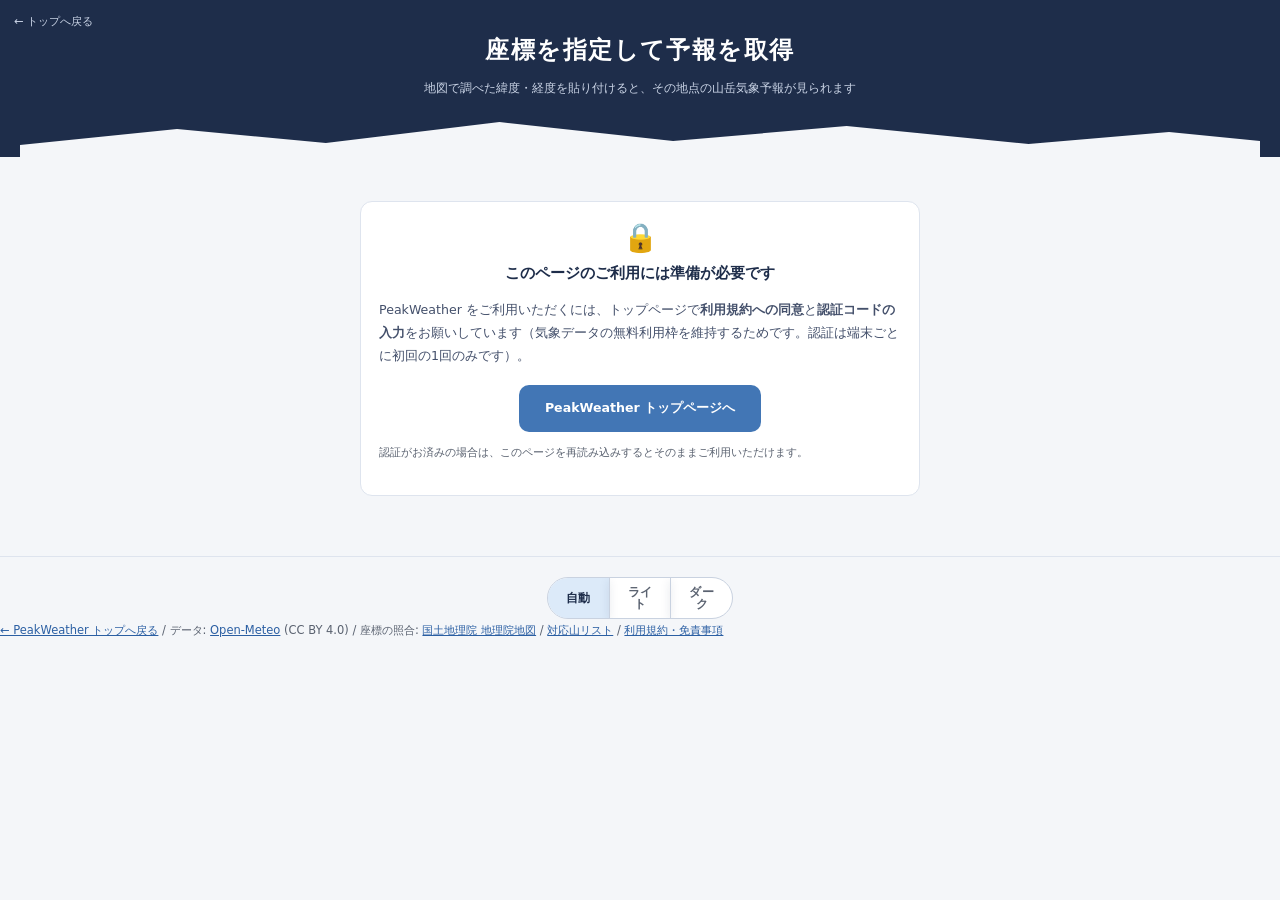
<file: docs/point.html>
<!doctype html>
<html lang="ja">
<head>
<meta charset="utf-8">
<meta name="viewport" content="width=device-width,initial-scale=1,viewport-fit=cover">
<title>座標を指定して予報を取得 — PeakWeather</title>
<meta name="description" content="国土地理院の地理院地図などで調べた緯度経度を貼り付けると、その地点の山岳気象予報を表示します。">
<link rel="icon" type="image/png" href="../icons/favicon-32.png">
<meta name="theme-color" media="(prefers-color-scheme:light)" content="#1e2d4a">
<meta name="theme-color" media="(prefers-color-scheme:dark)" content="#101725">
<!-- 配色(明るい配色と、端末が夜モードのときの暗い配色)。色の値はここが唯一の置き場で、
     各ページのスタイル指定は var(--◯◯) しか書かない。?v= は theme.css の --pw-theme-ver と
     同じ値にする(古い版がキャッシュに残ると「画面は新しいのに配色だけ旧版」になる)。
     一致は scripts/check_contrast.py が機械的に見ている。 -->
<link rel="stylesheet" href="../theme.css?v=249">
<!-- 配色の切り替え(自動/ライト/ダーク)。既定は「自動」＝端末(OS)の設定に従う。
     ★ defer を付けず、theme.css の直後で **同期実行** すること。遅らせると
       明るい配色で一度描いてから暗転する(起動時の白い一瞬が戻る)。 -->
<script src="../theme.js?v=249"></script>
<script src="../gate.js?v=2026b"></script>
<!-- 保存した地点(名前付きの座標)。キー名・上限・検証の唯一の置き場。gate.js の後に読む。
     ?v= は places.js の PW_PLACES_VER と同じ値にする(一致は check_consistency.py が見る)。 -->
<script src="../places.js?v=251"></script>
<!-- Google tag (gtag.js) -->
<script async src="https://www.googletagmanager.com/gtag/js?id=G-B4FYN1EJ2S"></script>
<script>
  window.dataLayer = window.dataLayer || [];
  function gtag(){dataLayer.push(arguments);}
  gtag('js', new Date());

  gtag('config', 'G-B4FYN1EJ2S');
</script>
<style>
/* --muted: 補足文字の共通色(index.html / gen_find.py と同じ値)。白 6.2:1 /
   ページ背景 #f4f6f9 5.7:1 で WCAG AA(4.5:1) を満たす。以前この画面は
   .hint が #999(2.85:1)、footer が #888(3.27:1) で未達だった */
/* ★ 色の値をここに書かないこと。全部 theme.css のトークンを var() で参照する。
   ここに :root{--night:…} を書き戻すと theme.css より後に来るため上書きになり、
   **暗い配色が丸ごと効かなくなる**(明るい配色では正常に見えるので気づけない)。 */
*{box-sizing:border-box}
html{scroll-behavior:smooth}
/* ページ内リンクの滑らかスクロールは「動きを減らす」設定で止める。自動で流れる画面は
   前庭障害のある人には症状の引き金になる */
@media(prefers-reduced-motion:reduce){html{scroll-behavior:auto}}
body{margin:0;background:var(--bg);color:var(--text);
  font-family:"Hiragino Kaku Gothic ProN","Yu Gothic UI","Meiryo",system-ui,sans-serif;
  font-size:14px;line-height:1.7}

header{background:var(--night);color:var(--on-night);text-align:center;padding:30px 20px 0;position:relative}
header .back{position:absolute;left:14px;top:12px;color:var(--on-night-2);font-size:.82em;text-decoration:none}
header .back:hover{color:var(--on-night)}
header h1{margin:0;font-size:1.45em;font-weight:800;letter-spacing:.06em}
header .sub{margin:8px 0 0;font-size:.85em;color:var(--on-night-2)}
.ridge{display:block;width:100%;height:40px;margin-top:18px}
/* 山稜の切り抜きは「ヘッダの下の地面」なので、地の色に追従させる。
   SVG の fill="#f4f6f9" は theme.css が読めなかったときの控えで、通常はこちらが勝つ
   (これが無いと、暗い配色でヘッダの下に明るい帯が1本残る)。 */
.ridge path{fill:var(--bg)}
@media(min-width:700px){header h1{font-size:1.7em}}

main{max-width:640px;margin:0 auto;padding:18px 14px 8px}
h2{color:var(--head);font-size:1.05em;margin:22px 0 8px;border-left:5px solid var(--sky);padding-left:10px}
p{margin:8px 0}
a{color:var(--link)}

.notice{background:var(--surface-3);border-left:5px solid var(--rule);color:var(--head-2);padding:10px 12px;
  border-radius:0 6px 6px 0;margin:14px 0;font-size:.92em}
.notice ol{margin:6px 0 0;padding-left:1.3em}
.notice li{margin:4px 0}
.notice .gsilink{display:inline-block;margin-top:8px;font-weight:700}

.formcard{background:var(--surface);border-radius:14px;padding:18px 16px 20px;
  box-shadow:0 2px 12px var(--shadow);margin:16px 0}
form{display:flex;flex-direction:column;gap:14px}
.f{display:flex;flex-direction:column;gap:5px;font-size:.82em;font-weight:600;color:var(--muted);margin:0}
input,select{font-size:16px;padding:11px 12px;border:1.5px solid var(--field);border-radius:10px;
  background:var(--surface);width:100%;font-family:inherit}
input:focus,select:focus{outline:2px solid var(--night);outline-offset:1px}
.frow{display:flex;gap:12px}
.frow>.f{flex:1;min-width:0}
.seg{display:flex;border:1.5px solid var(--field);border-radius:10px;overflow:hidden;background:var(--surface)}
.seg label{flex:1;margin:0;position:relative}
.seg input{position:absolute;opacity:0;width:0;height:0}
.seg span{display:flex;justify-content:center;align-items:center;padding:11px 2px;
  font-size:14px;font-weight:600;color:var(--muted);cursor:pointer;transition:background .15s}
.seg label+label span{border-left:1.5px solid var(--field)}
.seg input:checked+span{background:var(--sel);color:var(--head);font-weight:700}
.seg input:focus-visible+span{outline:2px solid var(--btn);outline-offset:-3px}
.hint{color:var(--muted);font-size:.8em;margin:0}

button{font-size:16px;padding:14px;border:0;border-radius:12px;background:var(--btn);
  color:var(--on-night);font-weight:700;cursor:pointer;font-family:inherit;width:100%;letter-spacing:.1em;
  box-shadow:0 3px 10px var(--shadow)}
button:hover{background:var(--btn-d)}
button:disabled{background:var(--btn-off);cursor:wait}

/* 保存した地点。行は「名前・座標」と「予報を見る」「×」。狭い幅では名前側を省略で縮める */
.places h2{margin:0 0 8px}
.plist{list-style:none;margin:0;padding:0}
.plist li{display:flex;align-items:center;gap:8px;padding:9px 0;border-top:1px solid var(--line)}
.plist li:first-child{border-top:0}
.plist .pn{flex:1;min-width:0}
.plist .pn b{display:block;color:var(--head);overflow:hidden;text-overflow:ellipsis;white-space:nowrap}
.plist .pn small{display:block;color:var(--muted);font-size:.8em;overflow:hidden;text-overflow:ellipsis;white-space:nowrap}
.plist button{width:auto;flex:0 0 auto;letter-spacing:0;box-shadow:none}
.plist .pgo{font-size:14px;padding:9px 14px;border-radius:10px}
.plist .pdel{font-size:18px;line-height:1;padding:8px 10px;background:none;color:var(--muted)}
.plist .pdel:hover{background:none;color:var(--bad-fg)}
.chk{flex-direction:row;align-items:center;gap:8px;font-size:.9em;color:var(--head-2)}
.chk input{width:22px;height:22px;margin:0;flex:0 0 auto;accent-color:var(--btn)}
#status{margin:4px 2px 0;font-size:.92em;color:var(--muted);font-weight:600;min-height:1.4em}
#status.err{color:var(--bad-fg)}

footer{color:var(--muted);font-size:.82em;margin-top:26px;border-top:1px solid var(--line);padding-top:10px;padding-bottom:16px}
footer a{color:var(--link)}
</style>
</head>
<body>

<header>
  <a class="back" href="../index.html">← トップへ戻る</a>
  <h1>座標を指定して予報を取得</h1>
  <p class="sub">地図で調べた緯度・経度を貼り付けると、その地点の山岳気象予報が見られます</p>
  <svg class="ridge" viewBox="0 0 750 40" preserveAspectRatio="none" aria-hidden="true">
    <path d="M0 40 L0 28 L95 12 L185 26 L290 5 L395 24 L500 9 L610 27 L695 15 L750 24 L750 40 Z" fill="#f4f6f9"/>
  </svg>
</header>

<main>

<!-- 保存した地点。0件のときは出さない(中身は places.js から描く)。
     何日も続けて同じ地点を見る使い方のためのものなので、説明より上に置く -->
<div class="formcard places" id="places" hidden>
  <h2>保存した地点</h2>
  <ul class="plist" id="plist"></ul>
  <p class="hint">開始日・表示間隔は下のフォームの指定で開きます（既定は今日・3時間ごと）</p>
</div>

<p>山名で見つからない場所（登山道の途中・幕営地・沢の出合など）でも、緯度・経度さえ分かれば
山名検索やGPS現在地と同じ精度の予報を表示できます。</p>

<div class="notice">
<b>緯度・経度の調べ方</b>（国土地理院「地理院地図」を使う場合）
<ol>
<li><a class="gsilink" href="https://maps.gsi.go.jp/" target="_blank" rel="noopener">地理院地図を開く ▸</a></li>
<li>知りたい地点が画面中央の十字（＋）に来るよう、地図をドラッグ・ズームして合わせる</li>
<li>画面上部の「共有」ボタンを押すと、URL欄に緯度・経度を含むリンクが表示されるのでコピーする</li>
<li>コピーしたURL（または緯度・経度の数値だけ）を下の欄にそのまま貼り付ける</li>
</ol>
</div>

<div class="formcard">
<form id="f">
  <label class="f">
    緯度・経度
    <input id="latlon" placeholder="例: 36.4067, 137.7127 または地理院地図のURL" required autocomplete="off">
    <span class="hint">「36.4067, 137.7127」のような数値でも、地理院地図の共有URLをそのまま貼り付けてもOK</span>
  </label>
  <label class="f">
    標高（m・任意）
    <input id="elev" type="number" step="any" placeholder="空欄なら地形モデルから自動取得" autocomplete="off">
    <span class="hint">岩峰など地形モデルの標高が実際の山頂より低く出る場所では、分かっていれば入力してください</span>
  </label>
  <label class="f">
    地点名（任意）
    <input id="label" placeholder="空欄なら現在地取得と同じ方式で市町村名を表示" autocomplete="off" maxlength="40">
  </label>
  <label class="f chk">
    <input id="keep" type="checkbox">
    この地点を保存する（端末内・最大5件）
  </label>
  <div class="frow">
    <label class="f">開始日（詳細表示）
      <select id="mdate"></select>
    </label>
    <div class="f">表示間隔
      <div class="seg" role="radiogroup" aria-label="表示間隔">
        <label><input type="radio" name="mstep" value="3" checked><span>3時間ごと</span></label>
        <label><input type="radio" name="mstep" value="1"><span>1時間ごと</span></label>
      </div>
    </div>
  </div>
  <button id="go" type="submit">予報を見る</button>
  <p id="status"></p>
</form>
</div>

</main>

<footer>
<div class="pw-theme" id="themeui"></div>

<a href="../index.html">← PeakWeather トップへ戻る</a> /
データ: <a href="https://open-meteo.com/">Open-Meteo</a> (CC BY 4.0) /
座標の照合: <a href="https://maps.gsi.go.jp/" target="_blank" rel="noopener">国土地理院 地理院地図</a> /
<a href="mountains.html">対応山リスト</a> / <a href="terms.html">利用規約・免責事項</a>
</footer>

<script>
"use strict";
// 規約同意・認証コードが済んでいなければ、フォームを出さず案内に差し替えて何も配線しない
// (このページ自体はAPIを叩かないが、index.html を素通しで動かす入口になるため塞ぐ)
(function(){
// gate.js 自体が読めなかった場合(404・通信断・ブロッカー)も素通しさせない。
// 認証定数は複製せず「判定できない = 通さない」で倒す(定数の置き場は gate.js のみ)。
if(typeof pwGuardPage!=="function"){
  document.querySelector("main").innerHTML=
    '<div style="max-width:560px;margin:26px auto;padding:22px 18px;background:var(--surface,#fff);'+
    'border:1px solid var(--line,#dee4ee);border-radius:12px;text-align:center;line-height:1.8">'+
    '<p style="margin:0 0 12px;color:var(--head-2,#44506b)">ページの読み込みに失敗しました。'+
    'お手数ですが、トップページから開き直してください。</p>'+
    '<a href="../index.html" style="display:inline-block;padding:12px 26px;background:var(--btn,#4276b5);'+
    'color:var(--on-night,#fff);border-radius:10px;font-weight:700;text-decoration:none">PeakWeather トップページへ</a></div>';
  return;
}
if(!pwGuardPage())return;

const iso=d=>`${d.getFullYear()}-${String(d.getMonth()+1).padStart(2,"0")}-${String(d.getDate()).padStart(2,"0")}`;
const addDays=(d,n)=>{const x=new Date(d);x.setDate(x.getDate()+n);return x};
const md=d=>`${String(d.getMonth()+1).padStart(2,"0")}/${String(d.getDate()).padStart(2,"0")}`;
const WJA="日月火水木金土";
// 気象庁モデルの予報長。index.html の JMA_DAYS と必ず同じ値にすること
// (ここが大きいと、選べる日付が本体側で「予報範囲外」になる)
const JMA_DAYS=10;
// 「今日」は必ず日本時間で決める。端末ローカルの日付で作ると TZ が JST でない端末で
// 1日ずれ、渡した日付が本体側の選択肢に無く「今日扱い」に落ちる
// (index.html の jstToday と同一。片方だけ直さないこと)
const JST_YMD=new Intl.DateTimeFormat("en-CA",
  {timeZone:"Asia/Tokyo",year:"numeric",month:"2-digit",day:"2-digit"});
function jstToday(){
  const[y,m,dd]=JST_YMD.format(new Date()).split("-").map(Number);
  return new Date(y,m-1,dd);
}

// 開始日の選択肢(今日〜9日先・曜日つき。index.html本体と同じ生成方法)
{
  const today=jstToday(),di=document.getElementById("mdate");
  for(let i=0;i<JMA_DAYS;i++){
    const d=addDays(today,i),o=document.createElement("option");
    o.value=iso(d);
    o.textContent=`${md(d)}(${WJA[d.getDay()]})${i===0?" 今日":i===1?" 明日":""}`;
    di.appendChild(o);
  }
}

// 緯度経度の抽出: 地理院地図の共有URL(#ズーム/緯度/経度/...)か、素の数値の並びを許容する
function extractLatLon(raw){
  const s=raw.trim();
  if(s.includes("gsi.go.jp")||s.includes("#")){
    const m=s.match(/#(?:\d{1,2}\/)?(-?\d{1,3}(?:\.\d+)?)\/(-?\d{1,3}(?:\.\d+)?)/);
    if(m)return[parseFloat(m[1]),parseFloat(m[2])];
  }
  const nums=s.match(/-?\d{1,3}(?:\.\d+)?/g);
  if(nums&&nums.length>=2)return[parseFloat(nums[0]),parseFloat(nums[1])];
  return null;
}

// 予報ページへ遷移する(フォーム送信と保存済み地点の両方がここを通る)
function openForecast(hashKey,label){
  // sessionStorage は Cookie を全ブロックした端末では例外を投げるため、
  // gate.js のラッパ(保存できなければメモリへ倒す)を必ず通す
  if(label)pwSSave("pw-coord-label",label);
  else pwSDrop("pw-coord-label");
  // 遷移先(index.html)に「座標指定から来た」ことを1回だけ伝える。
  // 戻り導線の出し分けとアクセス解析の入口集計に使う(index.html側で読んだら即削除される)
  pwSSave("pw_entry","point");
  const date=document.getElementById("mdate").value;
  const step=document.querySelector('input[name="mstep"]:checked').value;
  location.href=`../index.html#${hashKey}/${date}${step==="1"?"/1h":""}`;
}

// ---- 保存した地点 (places.js) ----
// 地点名は利用者の入力なので textContent で入れる(innerHTML に文字列で組み立てない)
// places.js が読めなかった(404・通信断)ときは保存機能だけを畳み、座標指定そのものは動かす
const PLACES_OK=typeof placesLoad==="function";
if(!PLACES_OK)document.getElementById("keep").closest("label").hidden=true;
function renderPlaces(){
  if(!PLACES_OK)return;
  const box=document.getElementById("places"),ul=document.getElementById("plist");
  const a=placesLoad();
  ul.textContent="";
  box.hidden=!a.length;
  a.forEach(p=>{
    const li=document.createElement("li");
    const pn=document.createElement("span");pn.className="pn";
    const b=document.createElement("b");b.textContent=p.n;
    const sm=document.createElement("small");
    sm.textContent=`${p.la}, ${p.lo} ／ ${p.e!=null?"標高"+p.e+"m":"標高は自動取得"}`;
    pn.append(b,sm);
    const go=document.createElement("button");
    go.type="button";go.className="pgo";go.textContent="予報を見る";
    go.setAttribute("aria-label",`${p.n}の予報を見る`);
    go.addEventListener("click",()=>openForecast(placeHashKey(p),p.n));
    const del=document.createElement("button");
    del.type="button";del.className="pdel";del.textContent="×";
    del.setAttribute("aria-label",`${p.n}を保存した地点から削除`);
    // 意図して残した地点なので、誤タップで消えないよう確認を挟む
    del.addEventListener("click",()=>{
      if(!confirm(`「${p.n}」を保存した地点から削除しますか？`))return;
      placesRemove(p.n);renderPlaces();
    });
    li.append(pn,go,del);
    ul.appendChild(li);
  });
}
renderPlaces();

document.getElementById("f").addEventListener("submit",e=>{
  e.preventDefault();
  const status=document.getElementById("status");
  status.className="";status.textContent="";

  const raw=document.getElementById("latlon").value;
  const parsed=extractLatLon(raw);
  if(!parsed){status.className="err";status.textContent="緯度・経度を読み取れませんでした。数値または地理院地図のURLを貼り付けてください";return}
  const[lat,lon]=parsed;
  // Open-Meteo の /v1/jma は日本域外の座標でも 400 を返さず全球モデルの値を 200 で返すため、
  // 全世界を許すと「気象庁モデル」と称して別モデルの予報を出すことになる(実測で確認)。
  // 出せる範囲をここで限定する(index.html の inJapan と同一の範囲。片方だけ変えないこと)
  if(!(lat>=20&&lat<=46.5)||!(lon>=122&&lon<=154)){
    status.className="err";
    status.textContent="日本国内の緯度・経度を入力してください（本サービスは気象庁モデルの対象領域専用です）";return}

  const elevRaw=document.getElementById("elev").value.trim();
  let elev=null;
  if(elevRaw){
    elev=parseFloat(elevRaw);
    if(!Number.isFinite(elev)||elev<-500||elev>9500){
      status.className="err";status.textContent="標高の値が範囲外です。空欄にすると自動取得します";return}
  }

  const label=document.getElementById("label").value.trim();

  // 保存は「この地点を保存する」を選んだときだけ(位置情報は既定では端末内にも残さない)。
  // 満杯のときは遷移しない ── 遷移すると保存されなかったことに気づけない
  if(PLACES_OK&&document.getElementById("keep").checked){
    if(!label){
      status.className="err";status.textContent="保存するには地点名を入力してください";
      document.getElementById("label").focus();return}
    const r=placesPut({n:label,la:lat,lo:lon,e:elev});
    if(r==="full"){
      status.className="err";
      status.textContent=`保存できる地点は${PW_PLACES_MAX}件までです。上の「保存した地点」から不要なものを削除してください`;
      renderPlaces();return}
    if(r==="invalid"){
      status.className="err";status.textContent="この地点は保存できませんでした（地点名は40文字まで）";return}
  }

  openForecast(`${lat},${lon}${elev!=null?","+elev:""}`,label);
});
})();
</script>
</body>
</html>
</file>
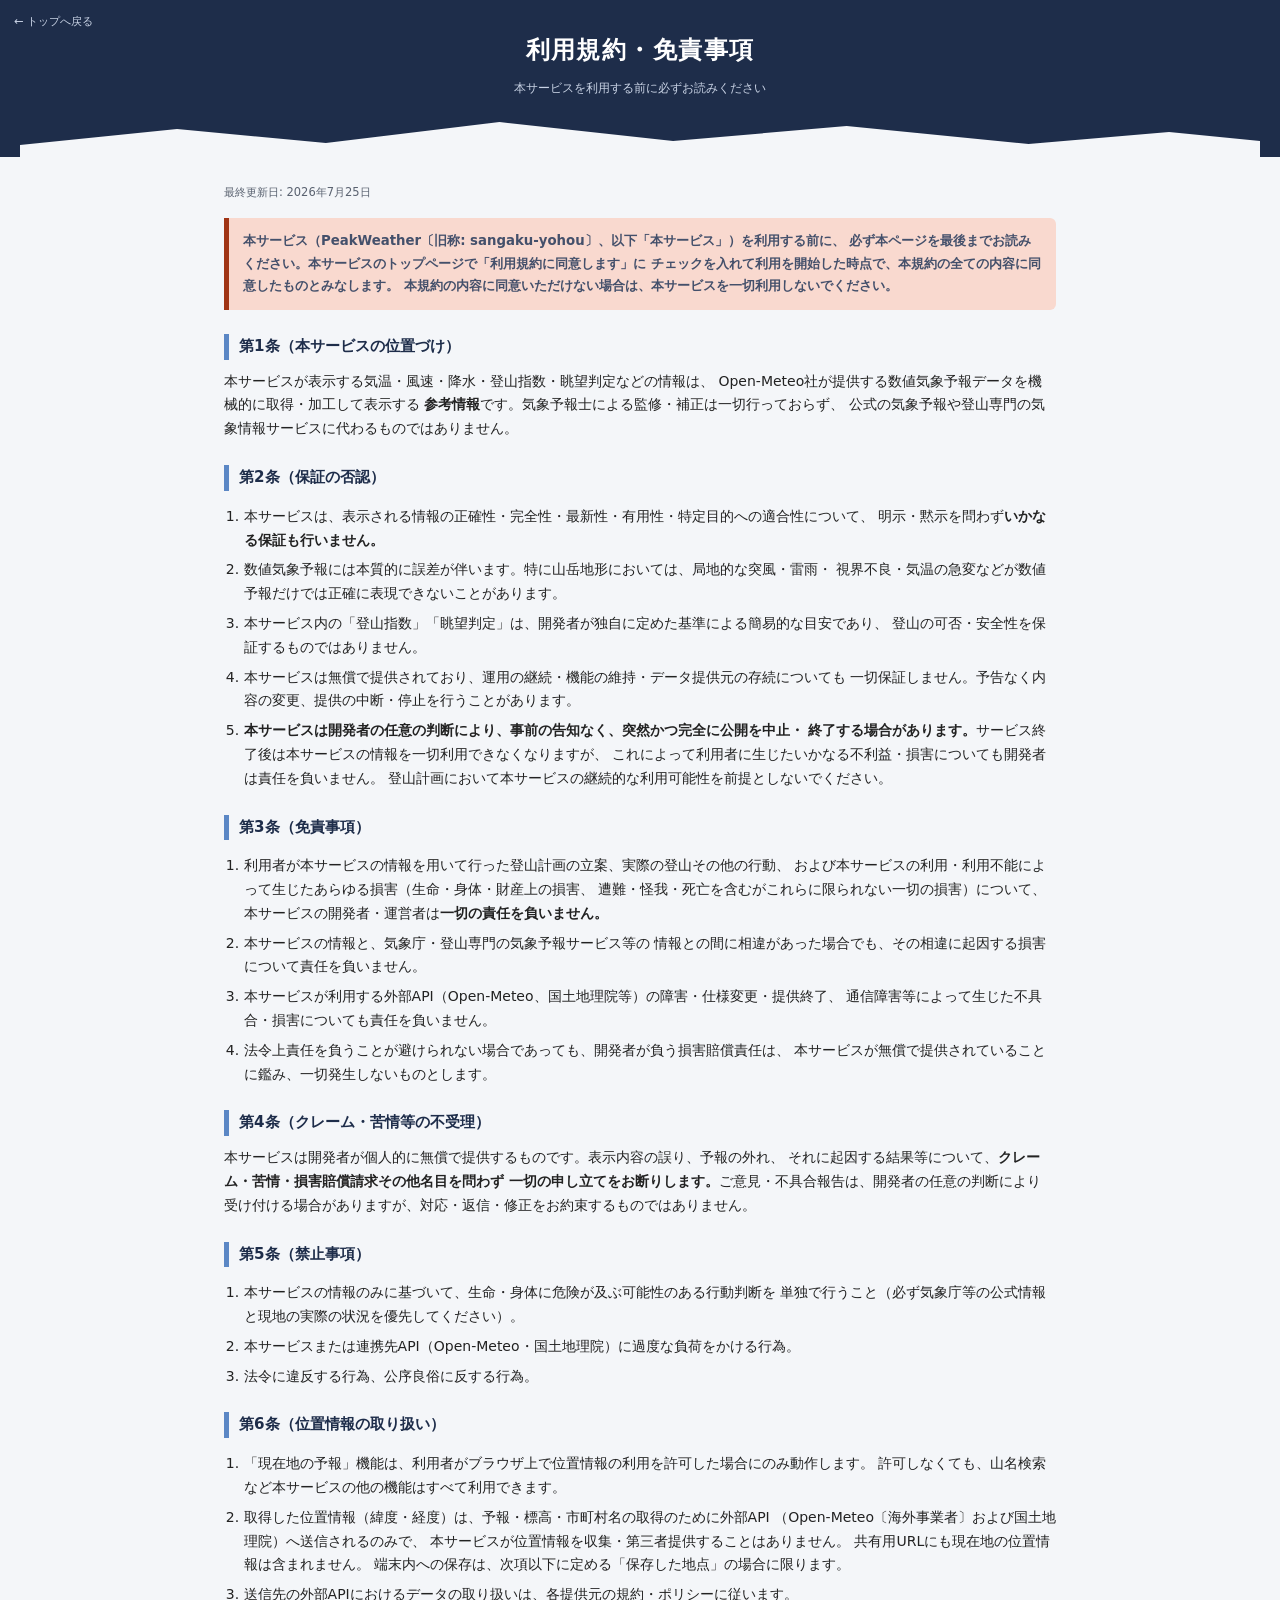
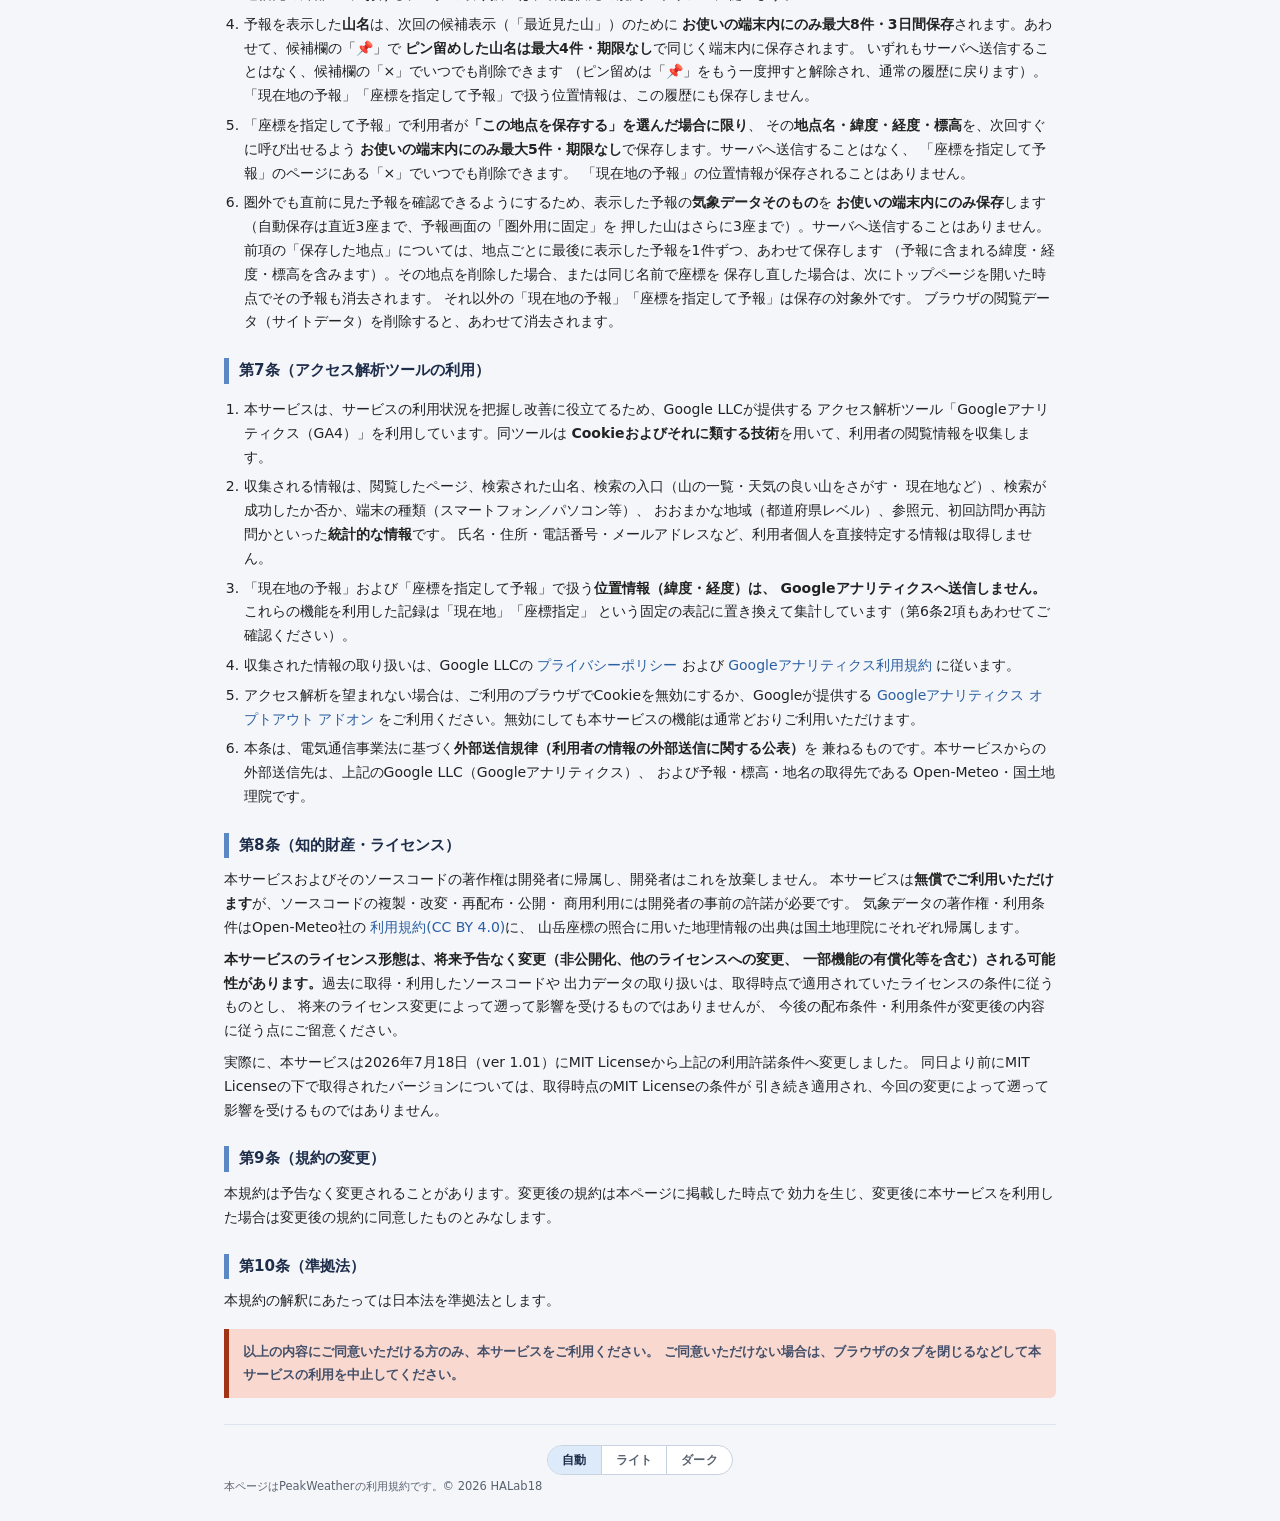
<file: docs/terms.html>
<!doctype html>
<html lang="ja">
<head>
<meta charset="utf-8">
<meta name="viewport" content="width=device-width,initial-scale=1">
<title>利用規約 — PeakWeather</title>
<link rel="icon" type="image/png" href="../icons/favicon-32.png">
<meta name="theme-color" media="(prefers-color-scheme:light)" content="#1e2d4a">
<meta name="theme-color" media="(prefers-color-scheme:dark)" content="#101725">
<!-- 配色(明るい配色と、端末が夜モードのときの暗い配色)。色の値はここが唯一の置き場で、
     各ページのスタイル指定は var(--◯◯) しか書かない。?v= は theme.css の --pw-theme-ver と
     同じ値にする(古い版がキャッシュに残ると「画面は新しいのに配色だけ旧版」になる)。
     一致は scripts/check_contrast.py が機械的に見ている。 -->
<link rel="stylesheet" href="../theme.css?v=249">
<!-- 配色の切り替え(自動/ライト/ダーク)。既定は「自動」＝端末(OS)の設定に従う。
     ★ defer を付けず、theme.css の直後で **同期実行** すること。遅らせると
       明るい配色で一度描いてから暗転する(起動時の白い一瞬が戻る)。 -->
<script src="../theme.js?v=249"></script>
<!-- Google tag (gtag.js) -->
<script async src="https://www.googletagmanager.com/gtag/js?id=G-B4FYN1EJ2S"></script>
<script>
  window.dataLayer = window.dataLayer || [];
  function gtag(){dataLayer.push(arguments);}
  gtag('js', new Date());

  gtag('config', 'G-B4FYN1EJ2S');
</script>
<style>
/* ★ 色の値をここに書かないこと。全部 theme.css のトークンを var() で参照する。
   ここに :root{--night:…} を書き戻すと theme.css より後に来るため上書きになり、
   **暗い配色が丸ごと効かなくなる**(明るい配色では正常に見えるので気づけない)。 */
*{box-sizing:border-box}
html{scroll-behavior:smooth}
/* ページ内リンクの滑らかスクロールは「動きを減らす」設定で止める。自動で流れる画面は
   前庭障害のある人には症状の引き金になる */
@media(prefers-reduced-motion:reduce){html{scroll-behavior:auto}}
body{margin:0;background:var(--bg);color:var(--text);
  font-family:"Hiragino Kaku Gothic ProN","Yu Gothic UI","Meiryo",system-ui,sans-serif;
  font-size:14px;line-height:1.7}
header{background:var(--night);color:var(--on-night);text-align:center;padding:30px 20px 0;position:relative}
header .back{position:absolute;left:14px;top:12px;color:var(--on-night-2);font-size:.82em;text-decoration:none}
header .back:hover{color:var(--on-night)}
header h1{margin:0;font-size:1.45em;font-weight:800;letter-spacing:.06em}
header .sub{margin:8px 0 0;font-size:.85em;color:var(--on-night-2)}
.ridge{display:block;width:100%;height:40px;margin-top:18px}
/* 山稜の切り抜きは「ヘッダの下の地面」なので、地の色に追従させる。
   SVG の fill="#f4f6f9" は theme.css が読めなかったときの控えで、通常はこちらが勝つ
   (これが無いと、暗い配色でヘッダの下に明るい帯が1本残る)。 */
.ridge path{fill:var(--bg)}
main{max-width:860px;margin:0 auto;padding:18px 14px 8px}
h2{color:var(--head);font-size:1.08em;margin:24px 0 10px;border-left:5px solid var(--sky);padding-left:10px}
p{margin:8px 0}
ol{padding-left:1.4em}
li{margin:6px 0}
.warn{background:var(--bad-bg);border-left:5px solid var(--bad-fg);padding:12px 14px;
  border-radius:0 6px 6px 0;margin:16px 0;font-weight:600;color:var(--head-2);font-size:.95em}
.updated{color:var(--muted);font-size:.82em}
a{color:var(--link);text-decoration:none}
a:hover{text-decoration:underline}
footer{color:var(--muted);font-size:.82em;margin-top:26px;border-top:1px solid var(--line);padding-top:10px;padding-bottom:16px}
footer a{color:var(--link)}
@media(min-width:700px){header h1{font-size:1.7em}}
</style>
</head>
<body>

<header>
  <a class="back" href="../index.html">← トップへ戻る</a>
  <h1>利用規約・免責事項</h1>
  <p class="sub">本サービスを利用する前に必ずお読みください</p>
  <svg class="ridge" viewBox="0 0 750 40" preserveAspectRatio="none" aria-hidden="true">
    <path d="M0 40 L0 28 L95 12 L185 26 L290 5 L395 24 L500 9 L610 27 L695 15 L750 24 L750 40 Z" fill="#f4f6f9"/>
  </svg>
</header>

<main>

<p class="updated">最終更新日: 2026年7月25日</p>

<div class="warn">
本サービス（PeakWeather〔旧称: sangaku-yohou〕、以下「本サービス」）を利用する前に、
必ず本ページを最後までお読みください。本サービスのトップページで「利用規約に同意します」に
チェックを入れて利用を開始した時点で、本規約の全ての内容に同意したものとみなします。
本規約の内容に同意いただけない場合は、本サービスを一切利用しないでください。
</div>

<h2>第1条（本サービスの位置づけ）</h2>
<p>本サービスが表示する気温・風速・降水・登山指数・眺望判定などの情報は、
Open-Meteo社が提供する数値気象予報データを機械的に取得・加工して表示する
<b>参考情報</b>です。気象予報士による監修・補正は一切行っておらず、
公式の気象予報や登山専門の気象情報サービスに代わるものではありません。</p>

<h2>第2条（保証の否認）</h2>
<ol>
<li>本サービスは、表示される情報の正確性・完全性・最新性・有用性・特定目的への適合性について、
  明示・黙示を問わず<b>いかなる保証も行いません。</b></li>
<li>数値気象予報には本質的に誤差が伴います。特に山岳地形においては、局地的な突風・雷雨・
  視界不良・気温の急変などが数値予報だけでは正確に表現できないことがあります。</li>
<li>本サービス内の「登山指数」「眺望判定」は、開発者が独自に定めた基準による簡易的な目安であり、
  登山の可否・安全性を保証するものではありません。</li>
<li>本サービスは無償で提供されており、運用の継続・機能の維持・データ提供元の存続についても
  一切保証しません。予告なく内容の変更、提供の中断・停止を行うことがあります。</li>
<li><b>本サービスは開発者の任意の判断により、事前の告知なく、突然かつ完全に公開を中止・
  終了する場合があります。</b>サービス終了後は本サービスの情報を一切利用できなくなりますが、
  これによって利用者に生じたいかなる不利益・損害についても開発者は責任を負いません。
  登山計画において本サービスの継続的な利用可能性を前提としないでください。</li>
</ol>

<h2>第3条（免責事項）</h2>
<ol>
<li>利用者が本サービスの情報を用いて行った登山計画の立案、実際の登山その他の行動、
  および本サービスの利用・利用不能によって生じたあらゆる損害（生命・身体・財産上の損害、
  遭難・怪我・死亡を含むがこれらに限られない一切の損害）について、
  本サービスの開発者・運営者は<b>一切の責任を負いません。</b></li>
<li>本サービスの情報と、気象庁・登山専門の気象予報サービス等の
  情報との間に相違があった場合でも、その相違に起因する損害について責任を負いません。</li>
<li>本サービスが利用する外部API（Open-Meteo、国土地理院等）の障害・仕様変更・提供終了、
  通信障害等によって生じた不具合・損害についても責任を負いません。</li>
<li>法令上責任を負うことが避けられない場合であっても、開発者が負う損害賠償責任は、
  本サービスが無償で提供されていることに鑑み、一切発生しないものとします。</li>
</ol>

<h2>第4条（クレーム・苦情等の不受理）</h2>
<p>本サービスは開発者が個人的に無償で提供するものです。表示内容の誤り、予報の外れ、
それに起因する結果等について、<b>クレーム・苦情・損害賠償請求その他名目を問わず
一切の申し立てをお断りします。</b>ご意見・不具合報告は、開発者の任意の判断により
受け付ける場合がありますが、対応・返信・修正をお約束するものではありません。</p>

<h2>第5条（禁止事項）</h2>
<ol>
<li>本サービスの情報のみに基づいて、生命・身体に危険が及ぶ可能性のある行動判断を
  単独で行うこと（必ず気象庁等の公式情報と現地の実際の状況を優先してください）。</li>
<li>本サービスまたは連携先API（Open-Meteo・国土地理院）に過度な負荷をかける行為。</li>
<li>法令に違反する行為、公序良俗に反する行為。</li>
</ol>

<h2>第6条（位置情報の取り扱い）</h2>
<ol>
<li>「現在地の予報」機能は、利用者がブラウザ上で位置情報の利用を許可した場合にのみ動作します。
  許可しなくても、山名検索など本サービスの他の機能はすべて利用できます。</li>
<li>取得した位置情報（緯度・経度）は、予報・標高・市町村名の取得のために外部API
  （Open-Meteo〔海外事業者〕および国土地理院）へ送信されるのみで、
  本サービスが位置情報を収集・第三者提供することはありません。
  共有用URLにも現在地の位置情報は含まれません。
  端末内への保存は、次項以下に定める「保存した地点」の場合に限ります。</li>
<li>送信先の外部APIにおけるデータの取り扱いは、各提供元の規約・ポリシーに従います。</li>
<li>予報を表示した<b>山名</b>は、次回の候補表示（「最近見た山」）のために
  <b>お使いの端末内にのみ最大8件・3日間保存</b>されます。あわせて、候補欄の「📌」で
  <b>ピン留めした山名は最大4件・期限なし</b>で同じく端末内に保存されます。
  いずれもサーバへ送信することはなく、候補欄の「×」でいつでも削除できます
  （ピン留めは「📌」をもう一度押すと解除され、通常の履歴に戻ります）。
  「現在地の予報」「座標を指定して予報」で扱う位置情報は、この履歴にも保存しません。</li>
<li>「座標を指定して予報」で利用者が<b>「この地点を保存する」を選んだ場合に限り</b>、
  その<b>地点名・緯度・経度・標高</b>を、次回すぐに呼び出せるよう
  <b>お使いの端末内にのみ最大5件・期限なし</b>で保存します。サーバへ送信することはなく、
  「座標を指定して予報」のページにある「×」でいつでも削除できます。
  「現在地の予報」の位置情報が保存されることはありません。</li>
<li>圏外でも直前に見た予報を確認できるようにするため、表示した予報の<b>気象データそのもの</b>を
  <b>お使いの端末内にのみ保存</b>します（自動保存は直近3座まで、予報画面の「圏外用に固定」を
  押した山はさらに3座まで）。サーバへ送信することはありません。
  前項の「保存した地点」については、地点ごとに最後に表示した予報を1件ずつ、あわせて保存します
  （予報に含まれる緯度・経度・標高を含みます）。その地点を削除した場合、または同じ名前で座標を
  保存し直した場合は、次にトップページを開いた時点でその予報も消去されます。
  それ以外の「現在地の予報」「座標を指定して予報」は保存の対象外です。
  ブラウザの閲覧データ（サイトデータ）を削除すると、あわせて消去されます。</li>
</ol>

<h2>第7条（アクセス解析ツールの利用）</h2>
<ol>
<li>本サービスは、サービスの利用状況を把握し改善に役立てるため、Google LLCが提供する
  アクセス解析ツール「Googleアナリティクス（GA4）」を利用しています。同ツールは
  <b>Cookieおよびそれに類する技術</b>を用いて、利用者の閲覧情報を収集します。</li>
<li>収集される情報は、閲覧したページ、検索された山名、検索の入口（山の一覧・天気の良い山をさがす・
  現在地など）、検索が成功したか否か、端末の種類（スマートフォン／パソコン等）、
  おおまかな地域（都道府県レベル）、参照元、初回訪問か再訪問かといった<b>統計的な情報</b>です。
  氏名・住所・電話番号・メールアドレスなど、利用者個人を直接特定する情報は取得しません。</li>
<li>「現在地の予報」および「座標を指定して予報」で扱う<b>位置情報（緯度・経度）は、
  Googleアナリティクスへ送信しません。</b>これらの機能を利用した記録は「現在地」「座標指定」
  という固定の表記に置き換えて集計しています（第6条2項もあわせてご確認ください）。</li>
<li>収集された情報の取り扱いは、Google LLCの
  <a href="https://policies.google.com/privacy?hl=ja" target="_blank" rel="noopener">プライバシーポリシー</a>
  および
  <a href="https://marketingplatform.google.com/about/analytics/terms/jp/" target="_blank" rel="noopener">Googleアナリティクス利用規約</a>
  に従います。</li>
<li>アクセス解析を望まれない場合は、ご利用のブラウザでCookieを無効にするか、Googleが提供する
  <a href="https://tools.google.com/dlpage/gaoptout?hl=ja" target="_blank" rel="noopener">Googleアナリティクス オプトアウト アドオン</a>
  をご利用ください。無効にしても本サービスの機能は通常どおりご利用いただけます。</li>
<li>本条は、電気通信事業法に基づく<b>外部送信規律（利用者の情報の外部送信に関する公表）</b>を
  兼ねるものです。本サービスからの外部送信先は、上記のGoogle LLC（Googleアナリティクス）、
  および予報・標高・地名の取得先である Open-Meteo・国土地理院です。</li>
</ol>

<h2>第8条（知的財産・ライセンス）</h2>
<p>本サービスおよびそのソースコードの著作権は開発者に帰属し、開発者はこれを放棄しません。
本サービスは<b>無償でご利用いただけます</b>が、ソースコードの複製・改変・再配布・公開・
商用利用には開発者の事前の許諾が必要です。
気象データの著作権・利用条件はOpen-Meteo社の
<a href="https://open-meteo.com/en/license">利用規約(CC BY 4.0)</a>に、
山岳座標の照合に用いた地理情報の出典は国土地理院にそれぞれ帰属します。</p>
<p><b>本サービスのライセンス形態は、将来予告なく変更（非公開化、他のライセンスへの変更、
一部機能の有償化等を含む）される可能性があります。</b>過去に取得・利用したソースコードや
出力データの取り扱いは、取得時点で適用されていたライセンスの条件に従うものとし、
将来のライセンス変更によって遡って影響を受けるものではありませんが、
今後の配布条件・利用条件が変更後の内容に従う点にご留意ください。</p>
<p>実際に、本サービスは2026年7月18日（ver 1.01）にMIT Licenseから上記の利用許諾条件へ変更しました。
同日より前にMIT Licenseの下で取得されたバージョンについては、取得時点のMIT Licenseの条件が
引き続き適用され、今回の変更によって遡って影響を受けるものではありません。</p>

<h2>第9条（規約の変更）</h2>
<p>本規約は予告なく変更されることがあります。変更後の規約は本ページに掲載した時点で
効力を生じ、変更後に本サービスを利用した場合は変更後の規約に同意したものとみなします。</p>

<h2>第10条（準拠法）</h2>
<p>本規約の解釈にあたっては日本法を準拠法とします。</p>

<div class="warn">
以上の内容にご同意いただける方のみ、本サービスをご利用ください。
ご同意いただけない場合は、ブラウザのタブを閉じるなどして本サービスの利用を中止してください。
</div>

<footer>
<div class="pw-theme" id="themeui"></div>
本ページはPeakWeatherの利用規約です。© 2026 HALab18</footer>

</main></body>
</html>
</file>
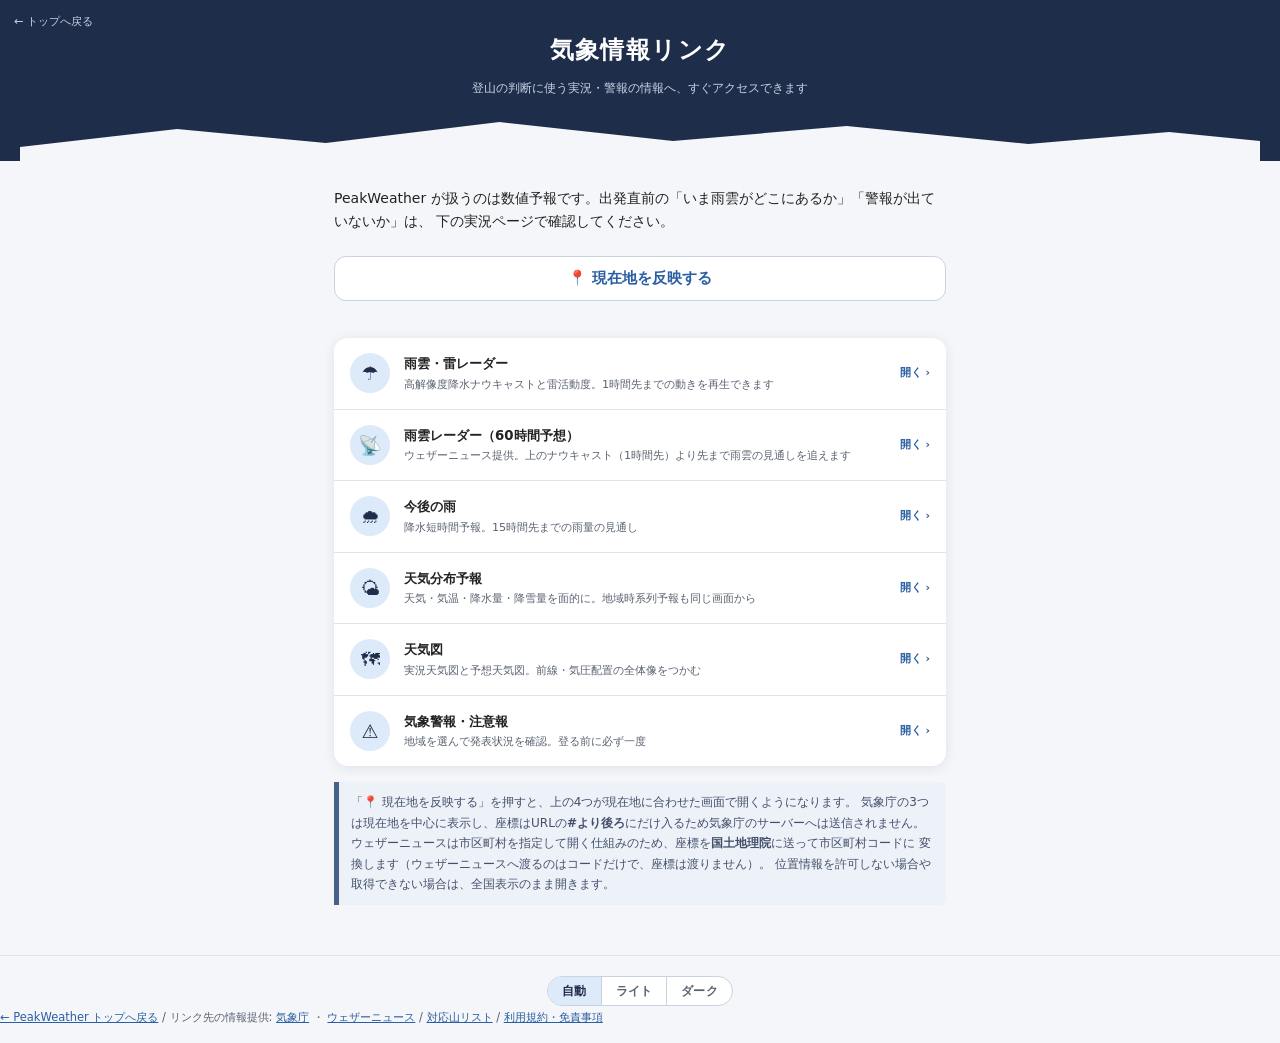
<file: docs/weather-links.html>
<!doctype html>
<html lang="ja">
<head>
<meta charset="utf-8">
<meta name="viewport" content="width=device-width,initial-scale=1,viewport-fit=cover">
<title>気象情報リンク — PeakWeather</title>
<meta name="description" content="雨雲・雷レーダー、今後の雨、60時間先までの雨雲予想、天気図、気象警報・注意報、天気分布予報。登山の判断に使う実況・警報の情報へ、現在地を指定してすぐアクセスできます。">
<link rel="icon" type="image/png" href="../icons/favicon-32.png">
<meta name="theme-color" media="(prefers-color-scheme:light)" content="#1e2d4a">
<meta name="theme-color" media="(prefers-color-scheme:dark)" content="#101725">
<!-- 配色(明るい配色と、端末が夜モードのときの暗い配色)。色の値はここが唯一の置き場で、
     各ページのスタイル指定は var(--◯◯) しか書かない。?v= は theme.css の --pw-theme-ver と
     同じ値にする(古い版がキャッシュに残ると「画面は新しいのに配色だけ旧版」になる)。
     一致は scripts/check_contrast.py が機械的に見ている。 -->
<link rel="stylesheet" href="../theme.css?v=249">
<!-- 配色の切り替え(自動/ライト/ダーク)。既定は「自動」＝端末(OS)の設定に従う。
     ★ defer を付けず、theme.css の直後で **同期実行** すること。遅らせると
       明るい配色で一度描いてから暗転する(起動時の白い一瞬が戻る)。 -->
<script src="../theme.js?v=249"></script>
<!-- gate.js は読み込まない。ゲートの目的は Open-Meteo の無料枠を守ることで(gate.js 冒頭)、
     このページは外部サイトへのリンク集で Open-Meteo を一切叩かない。docs/point.html がゲート対象なのは
     「index.html を素通しで動かす入口になる」ためで、こちらはその経路も持たない。
     ※「現在地を反映する」を押した時だけ国土地理院の逆ジオコーダを1回叩くが(ウェザーニュースの
       レーダーが市区町村コード指定のため)、これは Open-Meteo ではないのでゲートの目的には触れない。
     読み込まない副次的な利点として、認証コードの年次更新で ?v= を直す対象ファイルが増えない。 -->
<!-- Google tag (gtag.js) -->
<script async src="https://www.googletagmanager.com/gtag/js?id=G-B4FYN1EJ2S"></script>
<script>
  window.dataLayer = window.dataLayer || [];
  function gtag(){dataLayer.push(arguments);}
  gtag('js', new Date());

  gtag('config', 'G-B4FYN1EJ2S');
</script>
<style>
/* index.html と同じトークンを使う。--muted は補足文字の共通色で、
   白 6.2:1 / ページ背景 #f4f6f9 5.7:1 と WCAG AA(4.5:1) を満たす。以前の #7a8398 は 3.4:1、
   footer の #888 は 3.27:1 で未達だった。--field はセカンダリなボタンの枠色。
   値を変えるときは index.html 側と揃えること(共有CSSを持たない方式なので手で揃える)。 */
/* ★ 色の値をここに書かないこと。全部 theme.css のトークンを var() で参照する。
   ここに :root{--night:…} を書き戻すと theme.css より後に来るため上書きになり、
   **暗い配色が丸ごと効かなくなる**(明るい配色では正常に見えるので気づけない)。 */
*{box-sizing:border-box}
html{scroll-behavior:smooth}
/* ページ内リンクの滑らかスクロールは「動きを減らす」設定で止める。自動で流れる画面は
   前庭障害のある人には症状の引き金になる */
@media(prefers-reduced-motion:reduce){html{scroll-behavior:auto}}
body{margin:0;background:var(--bg);color:var(--text);
  font-family:"Hiragino Kaku Gothic ProN","Yu Gothic UI","Meiryo",system-ui,sans-serif;
  font-size:14px;line-height:1.7}

header{background:var(--night);color:var(--on-night);text-align:center;padding:30px 20px 0;position:relative}
header .back{position:absolute;left:14px;top:12px;color:var(--on-night-2);font-size:.82em;text-decoration:none}
header .back:hover{color:var(--on-night)}
header h1{margin:0;font-size:1.45em;font-weight:800;letter-spacing:.06em}
header .sub{margin:8px 0 0;font-size:.85em;color:var(--on-night-2)}
.ridge{display:block;width:100%;height:44px;margin-top:18px}
/* 山稜の切り抜きは「ヘッダの下の地面」なので、地の色に追従させる。
   SVG の fill="#f4f6f9" は theme.css が読めなかったときの控えで、通常はこちらが勝つ
   (これが無いと、暗い配色でヘッダの下に明るい帯が1本残る)。 */
.ridge path{fill:var(--bg)}
@media(min-width:700px){header h1{font-size:1.7em}}

main{max-width:640px;margin:0 auto;padding:18px 14px 8px}
p{margin:8px 0}
a{color:var(--link)}

/* 現在地ボタン: 押した時だけ1回測位し、座標対応リンクの href を書き換える。
   index.html の #gps と同じ「セカンダリの控えめな外観」に揃える */
#geo{width:100%;padding:12px;font-size:15px;border-radius:12px;border:1.5px solid var(--field);
  background:var(--surface);color:var(--link);font-weight:700;cursor:pointer;font-family:inherit;margin-top:14px}
#geo:hover{background:var(--sel)}
#geo:disabled{color:var(--muted);cursor:wait}
#geostatus{margin:6px 2px 0;font-size:.86em;color:var(--muted);font-weight:600;min-height:1.4em}
#geostatus.err{color:var(--bad-fg)}

.linklist{background:var(--surface);border-radius:14px;box-shadow:0 2px 12px var(--shadow);
  margin:14px 0;overflow:hidden}
.linkitem{display:flex;align-items:center;gap:14px;padding:15px 16px;
  border-bottom:1px solid var(--line);text-decoration:none;color:inherit}
.linkitem:last-child{border-bottom:0}
.linkitem:hover,.linkitem:focus-visible{background:var(--surface-soft)}
.li-icon{width:40px;height:40px;border-radius:50%;background:var(--sel);color:var(--head);
  display:flex;align-items:center;justify-content:center;flex:none;font-size:19px}
.li-body{flex:1;min-width:0}
.li-title{display:block;font-weight:700;font-size:.95em;color:var(--text)}
.li-desc{display:block;font-size:.8em;color:var(--muted);line-height:1.6}
/* 現在地が反映されたリンクにだけ出す印。既定は非表示 */
.li-here{display:none;font-size:.78em;color:var(--btn);font-weight:700}
.linkitem.here .li-here{display:block}
.li-go{flex:none;font-size:.78em;font-weight:700;color:var(--link)}

.notice{background:var(--surface-3);border-left:5px solid var(--rule);color:var(--head-2);padding:10px 12px;
  border-radius:0 6px 6px 0;margin:16px 0;font-size:.86em}

footer{color:var(--muted);font-size:.82em;margin-top:26px;border-top:1px solid var(--line);
  padding-top:10px;padding-bottom:16px}
footer a{color:var(--link)}
</style>
</head>
<body>

<header>
  <a class="back" href="../index.html">← トップへ戻る</a>
  <h1>気象情報リンク</h1>
  <p class="sub">登山の判断に使う実況・警報の情報へ、すぐアクセスできます</p>
  <svg class="ridge" viewBox="0 0 750 44" preserveAspectRatio="none" aria-hidden="true">
    <path d="M0 44 L0 30 L95 12 L185 26 L290 5 L395 24 L500 9 L610 27 L695 15 L750 24 L750 44 Z" fill="#f4f6f9"/>
  </svg>
</header>

<main>

<p>PeakWeather が扱うのは数値予報です。出発直前の「いま雨雲がどこにあるか」「警報が出ていないか」は、
下の実況ページで確認してください。</p>

<button id="geo" type="button">📍 現在地を反映する</button>
<p id="geostatus" role="status"></p>

<!-- data-geo 付きの3つは href に全国表示URLを直書きしておき、測位に成功した時だけ
     data-tmpl から座標付きURLを作って差し替える。JSが一切動かなくても全国表示として機能する。
     残り2つ(天気図・警報)は座標指定に対応しない: 天気図は画像ビューアで座標概念が無く、
     警報は #area_type/#area_code で地域を指定する仕組みで lat/lon を渡しても地図が動かない(実測)。
     data-wn(ウェザーニュース)は仕組みが違うので別扱いにしてある。あちらは lat/lon のクエリを
     黙って無視し(エラーにならず全国表示のまま返る)、市区町村コード指定のURLしか受け付けない。
     そのため測位後に国土地理院の逆ジオコーダを1回叩いてコードに変換する(下の wnRadarUrl)。
     こちらも href の直書きは全国表示なので、JSが動かなくてもリンクとしては機能する。 -->
<div class="linklist">

  <a class="linkitem" id="lk-nowc" target="_blank" rel="noopener"
     href="https://www.jma.go.jp/bosai/nowc/" data-geo
     data-tmpl="https://www.jma.go.jp/bosai/nowc/#zoom:10/lat:{lat}/lon:{lon}/colordepth:normal/elements:hrpns&liden">
    <span class="li-icon" aria-hidden="true">☂</span>
    <span class="li-body">
      <span class="li-title">雨雲・雷レーダー</span>
      <span class="li-desc">高解像度降水ナウキャストと雷活動度。1時間先までの動きを再生できます</span>
      <span class="li-here">現在地を中心に表示します</span>
    </span>
    <span class="li-go" aria-hidden="true">開く ›</span>
  </a>

  <a class="linkitem" id="lk-wnradar" target="_blank" rel="noopener"
     href="https://weathernews.jp/onebox/radar/" data-wn>
    <span class="li-icon" aria-hidden="true">📡</span>
    <span class="li-body">
      <span class="li-title">雨雲レーダー（60時間予想）</span>
      <span class="li-desc">ウェザーニュース提供。上のナウキャスト（1時間先）より先まで雨雲の見通しを追えます</span>
      <span class="li-here">現在地の市区町村で表示します</span>
    </span>
    <span class="li-go" aria-hidden="true">開く ›</span>
  </a>

  <a class="linkitem" id="lk-kaikotan" target="_blank" rel="noopener"
     href="https://www.jma.go.jp/bosai/kaikotan/" data-geo
     data-tmpl="https://www.jma.go.jp/bosai/kaikotan/#zoom:10/lat:{lat}/lon:{lon}/colordepth:normal/elements:slmcs&rasrf">
    <span class="li-icon" aria-hidden="true">🌧</span>
    <span class="li-body">
      <span class="li-title">今後の雨</span>
      <span class="li-desc">降水短時間予報。15時間先までの雨量の見通し</span>
      <span class="li-here">現在地を中心に表示します</span>
    </span>
    <span class="li-go" aria-hidden="true">開く ›</span>
  </a>

  <a class="linkitem" id="lk-wdist" target="_blank" rel="noopener"
     href="https://www.jma.go.jp/bosai/wdist/" data-geo
     data-tmpl="https://www.jma.go.jp/bosai/wdist/#zoom:10/lat:{lat}/lon:{lon}/colordepth:normal/elements:wm">
    <span class="li-icon" aria-hidden="true">🌤</span>
    <span class="li-body">
      <span class="li-title">天気分布予報</span>
      <span class="li-desc">天気・気温・降水量・降雪量を面的に。地域時系列予報も同じ画面から</span>
      <span class="li-here">現在地を中心に表示します</span>
    </span>
    <span class="li-go" aria-hidden="true">開く ›</span>
  </a>

  <a class="linkitem" id="lk-map" target="_blank" rel="noopener"
     href="https://www.jma.go.jp/bosai/weather_map/">
    <span class="li-icon" aria-hidden="true">🗺</span>
    <span class="li-body">
      <span class="li-title">天気図</span>
      <span class="li-desc">実況天気図と予想天気図。前線・気圧配置の全体像をつかむ</span>
    </span>
    <span class="li-go" aria-hidden="true">開く ›</span>
  </a>

  <a class="linkitem" id="lk-warn" target="_blank" rel="noopener"
     href="https://www.jma.go.jp/bosai/warning/">
    <span class="li-icon" aria-hidden="true">⚠</span>
    <span class="li-body">
      <span class="li-title">気象警報・注意報</span>
      <span class="li-desc">地域を選んで発表状況を確認。登る前に必ず一度</span>
    </span>
    <span class="li-go" aria-hidden="true">開く ›</span>
  </a>

</div>

<p class="notice">
「📍 現在地を反映する」を押すと、上の4つが現在地に合わせた画面で開くようになります。
気象庁の3つは現在地を中心に表示し、座標はURLの<b>#より後ろ</b>にだけ入るため気象庁のサーバーへは送信されません。
ウェザーニュースは市区町村を指定して開く仕組みのため、座標を<b>国土地理院</b>に送って市区町村コードに
変換します（ウェザーニュースへ渡るのはコードだけで、座標は渡りません）。
位置情報を許可しない場合や取得できない場合は、全国表示のまま開きます。
</p>

</main>

<footer>
<div class="pw-theme" id="themeui"></div>

<a href="../index.html">← PeakWeather トップへ戻る</a> /
リンク先の情報提供: <a href="https://www.jma.go.jp/" target="_blank" rel="noopener">気象庁</a> ・
<a href="https://weathernews.jp/" target="_blank" rel="noopener">ウェザーニュース</a> /
<a href="mountains.html">対応山リスト</a> / <a href="terms.html">利用規約・免責事項</a>
</footer>

<script>
"use strict";
(function(){
// GA4 の薄いラッパ (gate.js の pwTrack と同じ方針)。gtag.js は async 読み込みのため
// 広告ブロッカーや読み込み前の呼び出しで未定義になりうる。計測の失敗でページを壊さない。
function track(name,params){ try{ if(typeof gtag==="function")gtag("event",name,params||{}) }catch(e){} }

// 日本域の判定。index.html の inJapan / docs/point.html と同一の範囲。片方だけ変えないこと
// (気象庁のナウキャストは日本域のみ。域外の座標を渡すと真っ白な地図が開くだけになる)
function inJapan(lat,lon){ return lat>=20&&lat<=46.5&&lon>=122&&lon<=154 }

const btn=document.getElementById("geo"),status=document.getElementById("geostatus");
const geoLinks=[...document.querySelectorAll(".linkitem[data-geo]")];
const wnLink=document.querySelector(".linkitem[data-wn]");

// ウェザーニュースの雨雲レーダーは市区町村コード(JIS5桁)指定のURLしか座標に対応しない。
// /onebox/radar/<県スラッグ>/<コード>/ の形で、政令市の区・村・離島も網羅されている(実測)。
// 県スラッグの並びはウェザーニュース自身のレーダーページ内リンクから抽出した実物(JIS上2桁順)。
// 高知が kouchi(kochi ではない)など推測では当たらないので、この並びを勝手に直さないこと。
// ※サーバーはスラッグ側を検証していない(実測: /radar/tokyo/20204/ でも長野県岡谷市が出る)が、
//   共有されたURLの見た目のために正しい県名を入れる。
const WN_PREF=("hokkaido aomori iwate miyagi akita yamagata fukushima ibaraki tochigi gunma "
  +"saitama chiba tokyo kanagawa niigata toyama ishikawa fukui yamanashi nagano gifu shizuoka "
  +"aichi mie shiga kyoto osaka hyogo nara wakayama tottori shimane okayama hiroshima yamaguchi "
  +"tokushima kagawa ehime kouchi fukuoka saga nagasaki kumamoto oita miyazaki kagoshima okinawa"
).split(" ");
// 国土地理院が遅い日に「現在地を反映」全体をそれで待たせない。index.html の MUNI_TIMEOUT_MS と同値
const REVGEO_TIMEOUT_MS=4000;

// 現在地の市区町村レーダーURL。作れなければ null を返す(呼び出し側は全国表示のまま据え置く)。
// 境界未定地(山頂に多い。富士山頂で実測)では逆ジオコーダが {} を返し muniCd が無い。
// 存在しないコードを渡すとウェザーニュース側は404になるので、5桁の数字であることを確かめてから使う。
function wnRadarUrl(lat,lon){
  const url="https://mreversegeocoder.gsi.go.jp/reverse-geocoder/LonLatToAddress"
    +`?lat=${encodeURIComponent(lat)}&lon=${encodeURIComponent(lon)}`;
  return Promise.race([
    fetch(url).then(r=>r.ok?r.json():null).then(d=>{
      const cd=d&&d.results&&d.results.muniCd;
      if(!/^\d{5}$/.test(cd||""))return null;
      const pref=WN_PREF[+cd.slice(0,2)-1];
      return pref?`https://weathernews.jp/onebox/radar/${pref}/${cd}/`:null;
    }).catch(()=>null),
    new Promise(res=>setTimeout(()=>res(null),REVGEO_TIMEOUT_MS))]);
}

// リンクを開いた回数の計測。座標そのものは送らず、現在地を反映済みかどうかだけ記録する
document.querySelectorAll(".linkitem").forEach(a=>a.addEventListener("click",()=>{
  track("weather_link",{link_id:a.id,here:a.classList.contains("here")});
}));

function say(msg,err){ status.textContent=msg; status.className=err?"err":"" }

btn.addEventListener("click",()=>{
  // 位置情報APIは安全なコンテキスト限定。file:// 直開きやHTTP配信では呼んでも必ず失敗する
  if(!navigator.geolocation||!window.isSecureContext){
    say("この環境では位置情報を利用できません(HTTPSでのアクセスが必要です)",true);
    track("weather_geo",{result:"unsupported"});return;
  }
  btn.disabled=true;say("現在地を取得中…");
  navigator.geolocation.getCurrentPosition(pos=>{
    btn.disabled=false;
    const lat=pos.coords.latitude,lon=pos.coords.longitude;
    if(!inJapan(lat,lon)){
      say("日本国内でのみ現在地に対応します。リンクは全国表示のまま開きます",true);
      track("weather_geo",{result:"out_of_jp"});return;
    }
    // 座標はURLフラグメントに載せるだけなので気象庁へ送信されない。4桁(約10m)で十分
    const la=lat.toFixed(4),lo=lon.toFixed(4);
    geoLinks.forEach(a=>{
      a.href=a.dataset.tmpl.replace("{lat}",la).replace("{lon}",lo);
      a.classList.add("here");
    });
    btn.textContent="📍 現在地を取り直す";
    // 気象庁の3つはここまでで反映済み。ウェザーニュースは逆ジオコーダの往復が要るので後追いで
    // 差し替える(失敗しても既存3つの反映を巻き込まないよう、順序をこの向きにしてある)。
    say("現在地を反映しました。ウェザーニュースの市区町村を判定中…");
    wnRadarUrl(la,lo).then(url=>{
      if(url&&wnLink){ wnLink.href=url; wnLink.classList.add("here") }
      // 市区町村が分からなくても全国表示のリンクとしては使えるので、エラー扱いにはしない
      say(url?"現在地を反映しました。上の4つが現在地に合わせて開きます"
        :"現在地を反映しました。上の3つが現在地を中心に開きます"
          +"（市区町村を判定できなかったため、ウェザーニュースは全国表示のまま開きます）");
      track("weather_geo",{result:"ok",muni:url?"ok":"fail"}); // 座標もコードも送らない
    });
  },e=>{
    btn.disabled=false;
    // 失敗しても href は全国表示のまま。エラー文言は index.html の locateAndGo と揃える
    say((e.code===1?"位置情報の利用が許可されませんでした。ブラウザの設定で位置情報を許可してください"
      :e.code===3?"現在地の取得がタイムアウトしました。空の開けた場所で再度お試しください"
      :"現在地を取得できませんでした。時間をおいて再度お試しください")
      +"（リンクは全国表示のまま開きます）",true);
    track("weather_geo",{result:e.code===1?"denied":e.code===3?"timeout":"unavailable"});
  },{enableHighAccuracy:true,timeout:15000,maximumAge:60000});
});
})();
</script>
</body>
</html>
</file>
<file: theme.css>
/* PeakWeather — 配色の唯一の置き場。明るい配色と暗い配色の両方をここで決める。
 *
 * ★ 色の値をページ側に直接書かないこと。
 *   ver 2.46β まで色は9ページに #4276b5 のようなベタ書きで散らばっていた(合計657箇所)。
 *   その状態では「端末が夜モードのときだけ読めない」という壊れ方が必ず起きる ──
 *   明るい方だけ見て直しても、暗い方は誰も見ていないので気づけない。
 *   ここに **トークン(--◯◯)** を集め、ページ側は var(--◯◯) しか書かない形にしてある。
 *   そうすると暗い配色は「トークンの値を差し替えるだけ」になり、差し替え漏れは
 *   scripts/check_contrast.py が両方の配色でコントラスト比を計算して機械的に見る。
 *
 * ★ 暗い配色の当たり先は `:root[data-theme="dark"]` の **1系統だけ**。
 *   CSS に @media(prefers-color-scheme:dark) のブロックを置かないこと。
 *   ver 2.48β で画面内の切り替え(自動/ライト/ダーク)を足したため、「端末に従う」は
 *   theme.js が起動時に OS を見て light / dark の **どちらかに解決して** <html> に
 *   data-theme を付ける形にした。CSS 側は解決後の1状態だけを相手にすればよい。
 *   ★ 属性とメディアクエリの二重管理にはしない。両方に暗い配色を書くと、片方だけ直したときに
 *     「端末が夜モードのときだけ古い色」という、見比べないと分からない食い違いになる。
 *   既定は従来どおり「自動」＝端末(OS)の設定に従う。手動で固定したときだけ端末に記憶する。
 *
 * ★ 新しい色が要るときは、まずここに用途の名前でトークンを足す。
 *   足したら **明・暗の両方**に書く。片方だけだと、書かなかった側で前の値が残る
 *   (＝暗い地に暗い文字)。check_contrast.py が「暗い側に定義がありません」と言う。
 *
 * ★ ヒーロー(トップの全画面)と各ページのヘッダは、明るい配色でも濃紺の面である。
 *   ここは暗い配色でも濃紺のままにする(反転させない)。--night 系と --on-night が
 *   その面のためのトークンで、上に載る文字は両方の配色で白のまま。
 */

:root{
  /* この配色表の版。読み込み側の `?v=` と一致していることを scripts/check_contrast.py が
     見る。上げ忘れると「画面は新しいのに配色だけ旧版」がHTTPキャッシュに残る(規約8と同じ形)。
     theme.js の `?v=` も同じ値にする(配色の層としてひとつの版で動かす)。 */
  --pw-theme-ver:"249";

  /* 端末側の描画(スクロールバー・フォームの既定枠・入力欄のオートフィル)も
     配色に合わせる。これを書かないと、暗い配色でもスクロールバーだけ白いままになる。
     ★ `light dark` にはしない。手動でどちらかに固定できるようになったので、
       端末の設定ではなく **いま当てている配色** を宣言する(暗い側は下のブロック)。 */
  color-scheme:light;

  /* ---- 面 ---- */
  --bg:#f4f6f9;            /* ページの地 */
  --surface:#fff;          /* カード・表のセル・サジェスト */
  --surface-2:#eef1f6;     /* 表の縞(偶数行) */
  --surface-3:#edf2f9;     /* 説明ブロック(.notice / .legend)の地 */
  --surface-4:#eef2f8;     /* 候補ボタン・二次ボタンのホバー */
  --surface-soft:#fafbfd;  /* ほぼ地色の面(規約の折りたたみ・凡例の中身・固定した候補) */
  --hover:#dde6f2;         /* 押せる行・候補のホバー */
  --night:#1e2d4a;         /* 濃紺の面(ヒーロー・ヘッダ・認証ボタン) */
  --night-d:#16223c;
  --on-night:#fff;         /* 濃紺の面の上の文字。両方の配色で白 */
  --on-night-2:#c9d3e5;    /* 同・副次(タグライン・戻るリンク) */
  --on-night-3:#a3aec4;    /* 同・三次 */

  /* ---- 文字 ---- */
  --text:#222;             /* 本文 */
  --text-2:#444;           /* やや弱い本文(同意欄・注記) */
  --text-3:#555;           /* さらに弱い(箇条書きの補足) */
  /* --muted: 補足文字の共通色。明るい配色では 白 6.2:1 / 縞 5.5:1 / 地 5.7:1。
     以前の #6b7280 は縞で 4.27:1、#999 は 2.85:1 で AA(4.5:1) に未達だった
     (CAPE・視程・取得日時など実データを載せる文字なので、薄すぎると読めない) */
  --muted:#5a6270;
  /* --muted より一段弱い補足(山さがしの減点内訳)。★ ここも AA(4.5:1) は保つこと。
     以前の #a2708a は 白4.02 / 縞3.55 で未達だった。「--muted より弱く見える」ことが
     区別の要なので、薄くするのではなく色味をずらして落としてある */
  --muted-2:#8f5a78;
  --head:#1e2d4a;          /* 見出し(h2)・強調文の文字。★ --night とは別物。
                              --night は「面」なので暗い配色でも暗いまま、
                              --head は「文字」なので暗い配色では明るくなる */
  --head-2:#44506b;        /* 説明ブロックの中の文字 */

  /* ---- 線・部品 ---- */
  --line:#dee4ee;          /* 罫線 */
  --line-2:#b9c5da;        /* 同意欄・認証欄の枠(やや濃い) */
  --field:#c9d2e0;         /* 入力欄の枠 */
  --slate:#48608c;         /* 表のヘッダ**面**(上に白文字が載る) */
  --rule:#48608c;          /* 説明ブロック・見出しの**左罫**。★ --slate と値は同じだが別物。
                              面は暗い配色でも暗いまま、罫は地から浮かせないと見えなくなる */
  --sky:#5b87c5;           /* 補助の青(見出しの罫・アイコン) */
  --mark:#a9b6cc;          /* 装飾の線画(404 の山マーク)。文字ではないので AA は課さないが、
                              暗い配色で明るい配色より薄くしないこと */
  --link:#2b5fa3;          /* リンク */
  --btn:#4276b5;           /* 主ボタン */
  --btn-d:#3a68a3;         /* 同・ホバー */
  --btn-off:#9aa7bd;       /* 同・無効 */
  --sel:#dceaf9;           /* 選択中(セグメント・固定中のボタン) */
  --sel-fg:#1e2d4a;
  /* 「上に戻る」ボタンのガラス調の面。地に対する相対値なので配色ごとに作る */
  --glass:rgba(244,246,249,.4); --glass-line:rgba(72,96,140,.35); --glass-hover:rgba(220,234,249,.7);
  --shadow:rgba(30,45,74,.10);
  --shadow-s:rgba(30,45,74,.06);
  --shadow-l:rgba(0,0,0,.18);

  /* ---- 意味の色 ---- */
  /* 指数 A/B/C と、それに連なる注意の色。★ 赤は「危険」の意味に限って使う
     (指数C・⚠バッジ・エラー)。説明や凡例に赤を混ぜると、本当の警告が弱まる。 */
  --ok-bg:#d8efe1;   --ok-fg:#1c5b3f;
  --warn-bg:#fdeec9; --warn-fg:#7b5e00;
  --bad-bg:#f9d9cf;  --bad-fg:#a03415;
  --v-ok:#2d6a4f;                        /* 眺望「良」 */
  --sat:#1857a4;     --sun:#c0392b;      /* 土曜・日曜 */
  --lt-0:#7b6a00; --lt-1:#8a5a00; --lt-2:#8f4212; --lt-3:#a03415;  /* 発雷リスク4段 */
  --info-bg:#dde9f5; --info-fg:#23477a;  /* 冬モード印 */
  --chip-bg:#eceff4;                     /* 全球印 */
  --sep-bg:#f6f8fb; --sep-fg:#5b6472; --sep-line:#b9c2d0;  /* 週間表の区切り行 */
  --off-bg:#fdeec2; --off-fg:#5c4310; --off-line:#b8791a;  /* 保存済み予報の帯 */
  --stale-fg:#5c1e0d;                    /* 同・1日以上経過(帯は --bad-bg) */
  --flash:#fdeec2;                       /* 行ジャンプ先の点滅 */

  /* ---- 図柄(データURIのSVG。色が焼き込んであるので配色ごとに差し替える) ---- */
  /* ページ地に敷く山のパターン */
  --pat:url("data:image/svg+xml,%3Csvg%20xmlns='http://www.w3.org/2000/svg'%20viewBox='0%200%2084%2060'%3E%3Cg%20transform='translate(29%2021)%20scale(0.342)'%3E%3Cpath%20d='M4%2048L28%208%2040%2027%2050%2014%2072%2048Z'%20fill='none'%20stroke='%23e9edf4'%20stroke-width='7'%20stroke-linejoin='round'/%3E%3C/g%3E%3C/svg%3E");
  /* フォームカード右上の透かし */
  --wm:url("data:image/svg+xml,%3Csvg%20xmlns='http://www.w3.org/2000/svg'%20viewBox='0%200%2076%2052'%3E%3Cpath%20d='M4%2048L28%208%2040%2027%2050%2014%2072%2048Z'%20fill='none'%20stroke='%23e8eef7'%20stroke-width='5'%20stroke-linejoin='round'/%3E%3Cpath%20d='M21.5%2019L28%208l6.5%2011-3.3-3.4-3.2%204-3.2-4Z'%20fill='%23e8eef7'/%3E%3Cpath%20d='M45.8%2020.5L50%2014l4.2%206.5-2.2-2.3-2%202.6-2-2.6Z'%20fill='%23e8eef7'/%3E%3C/svg%3E");
  /* 山名入力欄の左脇のアイコン */
  --mtico:url("data:image/svg+xml,%3Csvg%20xmlns='http://www.w3.org/2000/svg'%20viewBox='0%200%2076%2052'%3E%3Cpath%20d='M4%2048L28%208%2040%2027%2050%2014%2072%2048Z'%20fill='none'%20stroke='%23a9b6cc'%20stroke-width='7'%20stroke-linejoin='round'/%3E%3Cpath%20d='M21.5%2019L28%208l6.5%2011-3.3-3.4-3.2%204-3.2-4Z'%20fill='%23a9b6cc'/%3E%3Cpath%20d='M45.8%2020.5L50%2014l4.2%206.5-2.2-2.3-2%202.6-2-2.6Z'%20fill='%23a9b6cc'/%3E%3C/svg%3E");
  /* 状態表示・見出しの山アイコン(取得中は明滅する) */
  --skyico:url("data:image/svg+xml,%3Csvg%20xmlns='http://www.w3.org/2000/svg'%20viewBox='0%200%2076%2052'%3E%3Cpath%20d='M4%2048L28%208%2040%2027%2050%2014%2072%2048Z'%20fill='none'%20stroke='%235b87c5'%20stroke-width='7'%20stroke-linejoin='round'/%3E%3Cpath%20d='M21.5%2019L28%208l6.5%2011-3.3-3.4-3.2%204-3.2-4Z'%20fill='%235b87c5'/%3E%3Cpath%20d='M45.8%2020.5L50%2014l4.2%206.5-2.2-2.3-2%202.6-2-2.6Z'%20fill='%235b87c5'/%3E%3C/svg%3E");
  /* 同・エラー時(赤い山) */
  --errico:url("data:image/svg+xml,%3Csvg%20xmlns='http://www.w3.org/2000/svg'%20viewBox='0%200%2076%2052'%3E%3Cpath%20d='M4%2048L28%208%2040%2027%2050%2014%2072%2048Z'%20fill='none'%20stroke='%23a03415'%20stroke-width='7'%20stroke-linejoin='round'/%3E%3Cpath%20d='M21.5%2019L28%208l6.5%2011-3.3-3.4-3.2%204-3.2-4Z'%20fill='%23a03415'/%3E%3Cpath%20d='M45.8%2020.5L50%2014l4.2%206.5-2.2-2.3-2%202.6-2-2.6Z'%20fill='%23a03415'/%3E%3C/svg%3E");
}

/* ================================================================ 暗い配色 ==
 * 端末(OS)が暗い配色を求めているときだけ、上のトークンを差し替える。
 * ここで差し替えるのは **値だけ**。セレクタや部品の指定はページ側のまま変わらない。
 *
 * 真っ黒(#000)にはしない。紺寄りの暗色にしてあるのは、
 *  (1) このアプリの主色(--night)と地続きで、明暗どちらでも同じアプリに見えること
 *  (2) 有機ELの真っ黒は、白文字の縁が滲んで見える人がいること
 * の2点による。
 *
 * 明るい配色の「濃い文字/淡い面」を、そのまま「淡い文字/濃い面」に反転してはいけない。
 * 暗い地の上では同じ色でも明るく見える(色が張り出す)ので、彩度を落として合わせてある。
 */
:root[data-theme="dark"]{
  color-scheme:dark;

  /* ---- 面 ---- */
  --bg:#101725;
  --surface:#19212f;
  --surface-2:#212a3b;
  --surface-3:#1d2942;
  --surface-4:#232e42;
  --surface-soft:#161d2a;
  --hover:#2b3a52;
  --night:#1b2740;
  --night-d:#141d31;
  --on-night:#fff;
  --on-night-2:#c9d3e5;
  --on-night-3:#a3aec4;

  /* ---- 文字 ---- */
  --text:#e7ebf3;
  --text-2:#d2d9e6;
  --text-3:#c5cddc;
  --muted:#a7b1c3;
  --muted-2:#b795a8;
  --head:#c7d6ee;
  --head-2:#bcc9e0;

  /* ---- 線・部品 ---- */
  --line:#2e394c;
  --line-2:#3d4a61;
  --field:#414f68;
  --slate:#3d5279;
  --rule:#5d7fb5;
  --sky:#7ea9e0;
  --mark:#6f7f99;
  --link:#8fb8ee;
  --btn:#3f6fb0;
  --btn-d:#33608f;   /* 暗い配色ではホバーを「濃くする」。明るくすると白文字が 4.25:1 まで落ちて AA に届かない */
  --btn-off:#4a5568;
  --sel:#22354f;
  --sel-fg:#cfe0f7;
  --glass:rgba(25,33,47,.55); --glass-line:rgba(140,165,205,.4); --glass-hover:rgba(45,62,90,.85);
  --shadow:rgba(0,0,0,.45);
  --shadow-s:rgba(0,0,0,.35);
  --shadow-l:rgba(0,0,0,.6);

  /* ---- 意味の色 ---- */
  --ok-bg:#17352a;   --ok-fg:#8fdcb4;
  --warn-bg:#3a3018; --warn-fg:#f0cd7c;
  --bad-bg:#42221c;  --bad-fg:#f4a48f;
  --v-ok:#7fcaa4;
  --sat:#8fb8ee;     --sun:#f09080;
  --lt-0:#d9c04a; --lt-1:#e0a24e; --lt-2:#e08055; --lt-3:#ec8a72;
  --info-bg:#22344f; --info-fg:#b9d3f2;
  --chip-bg:#2a3345;
  --sep-bg:#1b2333; --sep-fg:#a7b1c3; --sep-line:#3b475d;
  --off-bg:#3a2f14; --off-fg:#f2d79a; --off-line:#c98f2e;
  --stale-fg:#f4b9a8;
  --flash:#3a2f14;

  /* ---- 図柄 ---- */
  --pat:url("data:image/svg+xml,%3Csvg%20xmlns='http://www.w3.org/2000/svg'%20viewBox='0%200%2084%2060'%3E%3Cg%20transform='translate(29%2021)%20scale(0.342)'%3E%3Cpath%20d='M4%2048L28%208%2040%2027%2050%2014%2072%2048Z'%20fill='none'%20stroke='%231a2333'%20stroke-width='7'%20stroke-linejoin='round'/%3E%3C/g%3E%3C/svg%3E");
  --wm:url("data:image/svg+xml,%3Csvg%20xmlns='http://www.w3.org/2000/svg'%20viewBox='0%200%2076%2052'%3E%3Cpath%20d='M4%2048L28%208%2040%2027%2050%2014%2072%2048Z'%20fill='none'%20stroke='%23253048'%20stroke-width='5'%20stroke-linejoin='round'/%3E%3Cpath%20d='M21.5%2019L28%208l6.5%2011-3.3-3.4-3.2%204-3.2-4Z'%20fill='%23253048'/%3E%3Cpath%20d='M45.8%2020.5L50%2014l4.2%206.5-2.2-2.3-2%202.6-2-2.6Z'%20fill='%23253048'/%3E%3C/svg%3E");
  --mtico:url("data:image/svg+xml,%3Csvg%20xmlns='http://www.w3.org/2000/svg'%20viewBox='0%200%2076%2052'%3E%3Cpath%20d='M4%2048L28%208%2040%2027%2050%2014%2072%2048Z'%20fill='none'%20stroke='%236f7f99'%20stroke-width='7'%20stroke-linejoin='round'/%3E%3Cpath%20d='M21.5%2019L28%208l6.5%2011-3.3-3.4-3.2%204-3.2-4Z'%20fill='%236f7f99'/%3E%3Cpath%20d='M45.8%2020.5L50%2014l4.2%206.5-2.2-2.3-2%202.6-2-2.6Z'%20fill='%236f7f99'/%3E%3C/svg%3E");
  --skyico:url("data:image/svg+xml,%3Csvg%20xmlns='http://www.w3.org/2000/svg'%20viewBox='0%200%2076%2052'%3E%3Cpath%20d='M4%2048L28%208%2040%2027%2050%2014%2072%2048Z'%20fill='none'%20stroke='%237ea9e0'%20stroke-width='7'%20stroke-linejoin='round'/%3E%3Cpath%20d='M21.5%2019L28%208l6.5%2011-3.3-3.4-3.2%204-3.2-4Z'%20fill='%237ea9e0'/%3E%3Cpath%20d='M45.8%2020.5L50%2014l4.2%206.5-2.2-2.3-2%202.6-2-2.6Z'%20fill='%237ea9e0'/%3E%3C/svg%3E");
  --errico:url("data:image/svg+xml,%3Csvg%20xmlns='http://www.w3.org/2000/svg'%20viewBox='0%200%2076%2052'%3E%3Cpath%20d='M4%2048L28%208%2040%2027%2050%2014%2072%2048Z'%20fill='none'%20stroke='%23f4a48f'%20stroke-width='7'%20stroke-linejoin='round'/%3E%3Cpath%20d='M21.5%2019L28%208l6.5%2011-3.3-3.4-3.2%204-3.2-4Z'%20fill='%23f4a48f'/%3E%3Cpath%20d='M45.8%2020.5L50%2014l4.2%206.5-2.2-2.3-2%202.6-2-2.6Z'%20fill='%23f4a48f'/%3E%3C/svg%3E");
}

/* ============================================================ 切り替えスイッチ ==
 * theme.js が各ページのフッタの #themeui に組み立てる「自動 / ライト / ダーク」。
 * 見た目はここだけで決める(ページ側には何も足さない)。
 *
 * ★ セレクタに .pw-theme を付けてあるのは、index.html の素の button 指定(青い塗りボタン)より
 *   詳細度で勝つため。付けないと3つとも塗りボタンになって「どれが選択中か」が読めなくなる。
 */
.pw-theme{margin:10px 0 2px;display:flex;justify-content:center}
.pw-theme .pw-seg{display:inline-flex;border:1px solid var(--field);border-radius:999px;
  overflow:hidden;background:var(--surface)}
.pw-theme .pw-seg button{margin:0;border:0;background:none;color:var(--muted);
  font-family:inherit;font-size:12px;font-weight:600;line-height:1;
  padding:8px 14px;cursor:pointer;border-radius:0;letter-spacing:.02em}
.pw-theme .pw-seg button+button{border-left:1px solid var(--field)}
.pw-theme .pw-seg button:hover{background:var(--hover);color:var(--link)}
.pw-theme .pw-seg button[aria-pressed="true"]{background:var(--sel);color:var(--sel-fg);font-weight:700}
.pw-theme .pw-seg button:focus-visible{outline:2px solid var(--link);outline-offset:-3px}
</file>
